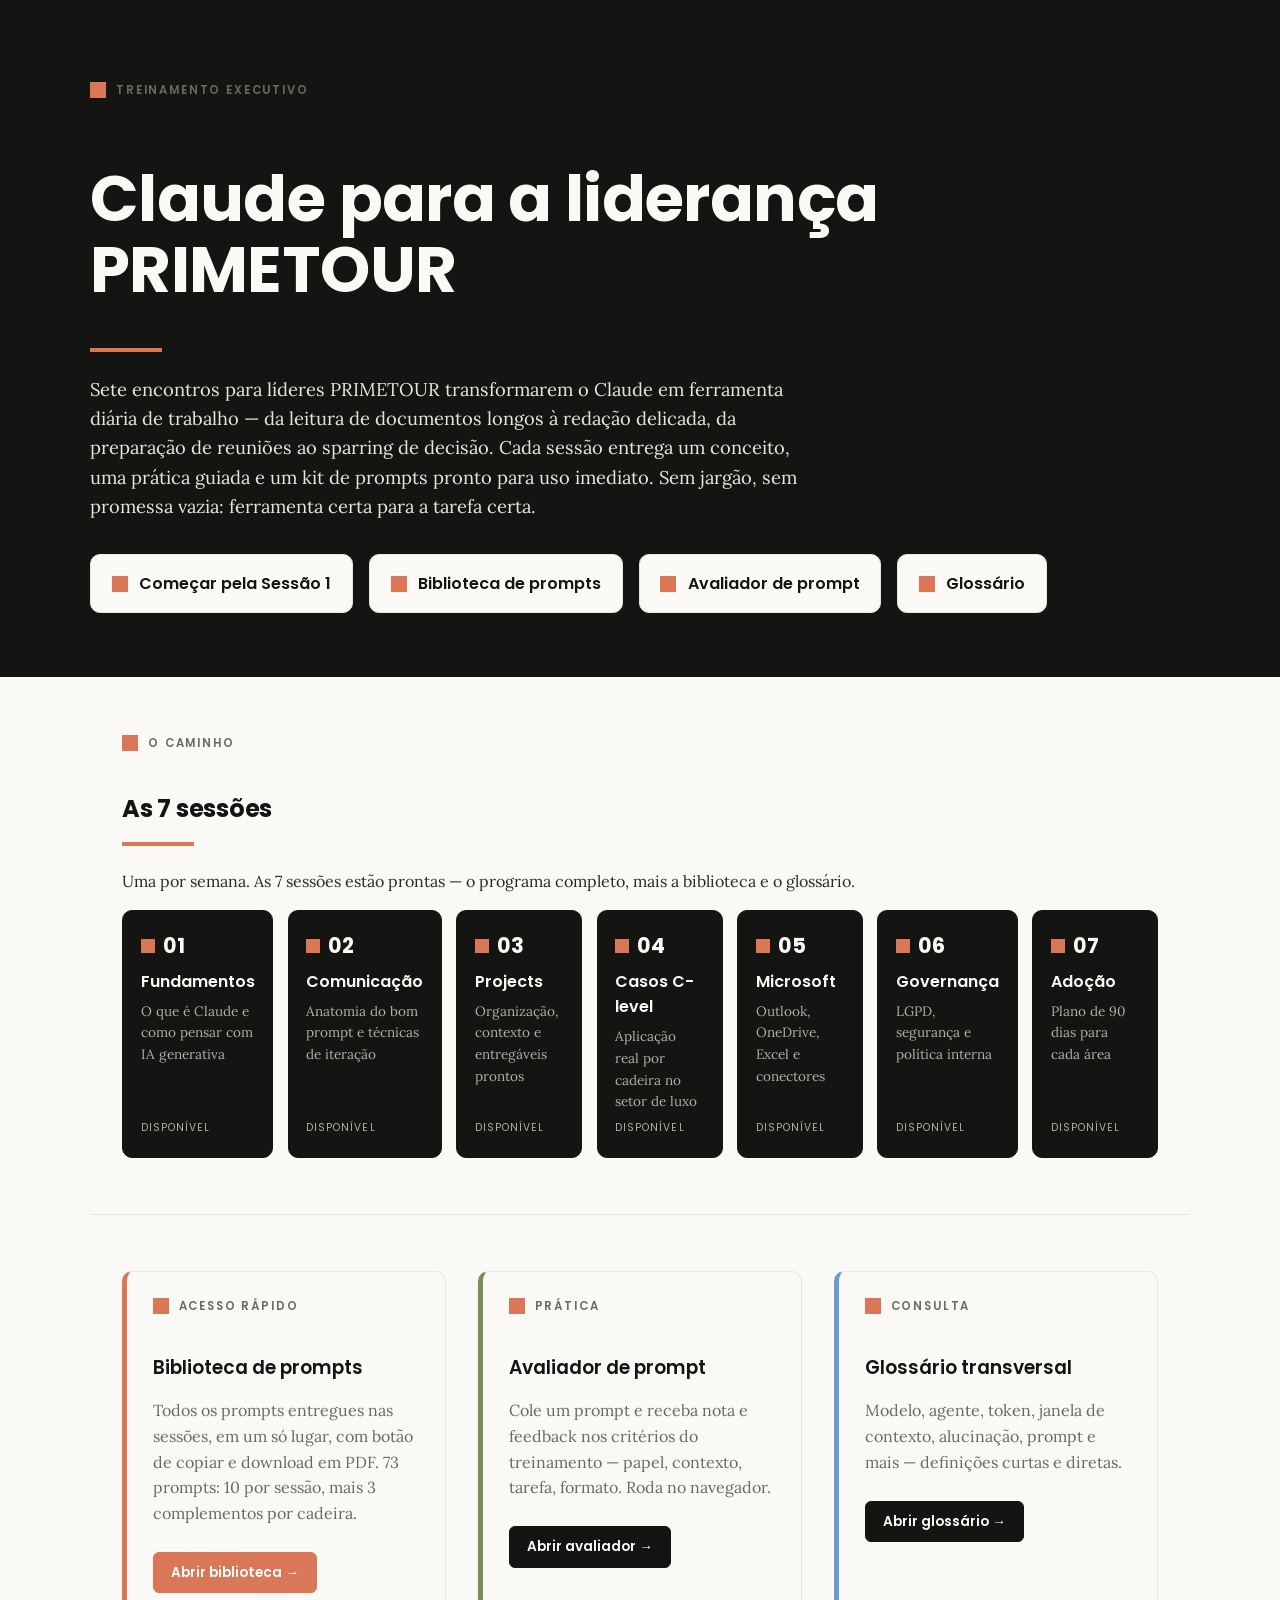
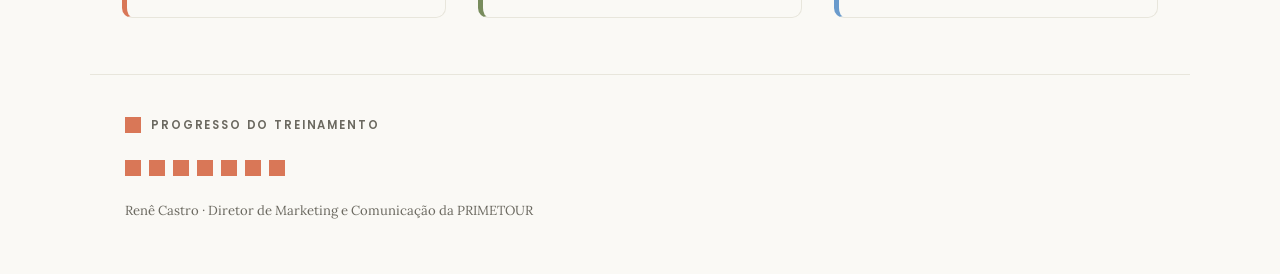
<file: index.html>
<!DOCTYPE html>
<html lang="pt-BR">
<head>
<meta charset="UTF-8">
<meta name="viewport" content="width=device-width, initial-scale=1.0">
<title>Claude para a liderança PRIMETOUR — Treinamento executivo</title>
<meta name="description" content="Portal do treinamento executivo de Claude (Anthropic) para a liderança da PRIMETOUR Viagens & Experiências. 7 sessões, biblioteca de prompts e glossário.">
<link rel="stylesheet" href="assets/claude.css">
</head>
<body>

<!-- ============ HERO ============ -->
<header class="home-hero">
  <div class="wrap-in">
    <div class="section-tag">Treinamento executivo</div>
    <h1>Claude para a liderança PRIMETOUR</h1>
    <hr class="accent-bar">
    <p class="manifesto">Sete encontros para líderes PRIMETOUR transformarem o Claude em ferramenta diária de trabalho — da leitura de documentos longos à redação delicada, da preparação de reuniões ao sparring de decisão. Cada sessão entrega um conceito, uma prática guiada e um kit de prompts pronto para uso imediato. Sem jargão, sem promessa vazia: ferramenta certa para a tarefa certa.</p>
    <div class="quick-links mt-3">
      <a href="sessao-01/index.html"><span class="brand-square"></span> Começar pela Sessão 1</a>
      <a href="prompts/index.html"><span class="brand-square"></span> Biblioteca de prompts</a>
      <a href="avaliador/index.html"><span class="brand-square"></span> Avaliador de prompt</a>
      <a href="glossario/index.html"><span class="brand-square"></span> Glossário</a>
    </div>
  </div>
</header>

<!-- ============ MAPA DAS 7 SESSÕES ============ -->
<section class="home-section">
  <div class="section-tag">O caminho</div>
  <h2>As 7 sessões</h2>
  <hr class="accent-bar">
  <p class="lead">Uma por semana. As 7 sessões estão prontas — o programa completo, mais a biblioteca e o glossário.</p>
  <div class="grid grid-7" style="gap:.9rem">
    <a class="session-card current" href="sessao-01/index.html"><div class="sc-num">01</div><div class="sc-title">Fundamentos</div><div class="sc-desc">O que é Claude e como pensar com IA generativa</div><div class="sc-badge">Disponível</div></a>
    <a class="session-card current" href="sessao-02/index.html"><div class="sc-num">02</div><div class="sc-title">Comunicação</div><div class="sc-desc">Anatomia do bom prompt e técnicas de iteração</div><div class="sc-badge">Disponível</div></a>
    <a class="session-card current" href="sessao-03/index.html"><div class="sc-num">03</div><div class="sc-title">Projects</div><div class="sc-desc">Organização, contexto e entregáveis prontos</div><div class="sc-badge">Disponível</div></a>
    <a class="session-card current" href="sessao-04/index.html"><div class="sc-num">04</div><div class="sc-title">Casos C-level</div><div class="sc-desc">Aplicação real por cadeira no setor de luxo</div><div class="sc-badge">Disponível</div></a>
    <a class="session-card current" href="sessao-05/index.html"><div class="sc-num">05</div><div class="sc-title">Microsoft</div><div class="sc-desc">Outlook, OneDrive, Excel e conectores</div><div class="sc-badge">Disponível</div></a>
    <a class="session-card current" href="sessao-06/index.html"><div class="sc-num">06</div><div class="sc-title">Governança</div><div class="sc-desc">LGPD, segurança e política interna</div><div class="sc-badge">Disponível</div></a>
    <a class="session-card current" href="sessao-07/index.html"><div class="sc-num">07</div><div class="sc-title">Adoção</div><div class="sc-desc">Plano de 90 dias para cada área</div><div class="sc-badge">Disponível</div></a>
  </div>
</section>

<!-- ============ ATALHOS ============ -->
<section class="home-section" style="border-top:1px solid var(--claude-light-gray)">
  <div class="grid grid-3 gap-l">
    <div class="card side-orange">
      <div class="section-tag">Acesso rápido</div>
      <h3>Biblioteca de prompts</h3>
      <p class="muted">Todos os prompts entregues nas sessões, em um só lugar, com botão de copiar e download em PDF. 73 prompts: 10 por sessão, mais 3 complementos por cadeira.</p>
      <a class="btn btn-orange mt-1" href="prompts/index.html">Abrir biblioteca →</a>
    </div>
    <div class="card side-green">
      <div class="section-tag">Prática</div>
      <h3>Avaliador de prompt</h3>
      <p class="muted">Cole um prompt e receba nota e feedback nos critérios do treinamento — papel, contexto, tarefa, formato. Roda no navegador.</p>
      <a class="btn mt-1" href="avaliador/index.html">Abrir avaliador →</a>
    </div>
    <div class="card side-blue">
      <div class="section-tag">Consulta</div>
      <h3>Glossário transversal</h3>
      <p class="muted">Modelo, agente, token, janela de contexto, alucinação, prompt e mais — definições curtas e diretas.</p>
      <a class="btn mt-1" href="glossario/index.html">Abrir glossário →</a>
    </div>
  </div>
</section>

<!-- ============ FOOTER ============ -->
<footer class="session-footer">
  <div class="section-tag" style="margin-bottom:.6rem">Progresso do treinamento</div>
  <div class="progress-7"><span class="on"></span><span class="on"></span><span class="on"></span><span class="on"></span><span class="on"></span><span class="on"></span><span class="on"></span></div>
  <p class="muted" style="margin-top:1.5rem;font-size:.82rem">Renê Castro · Diretor de Marketing e Comunicação da PRIMETOUR</p>
</footer>

<script src="assets/claude.js"></script>
</body>
</html>
</file>
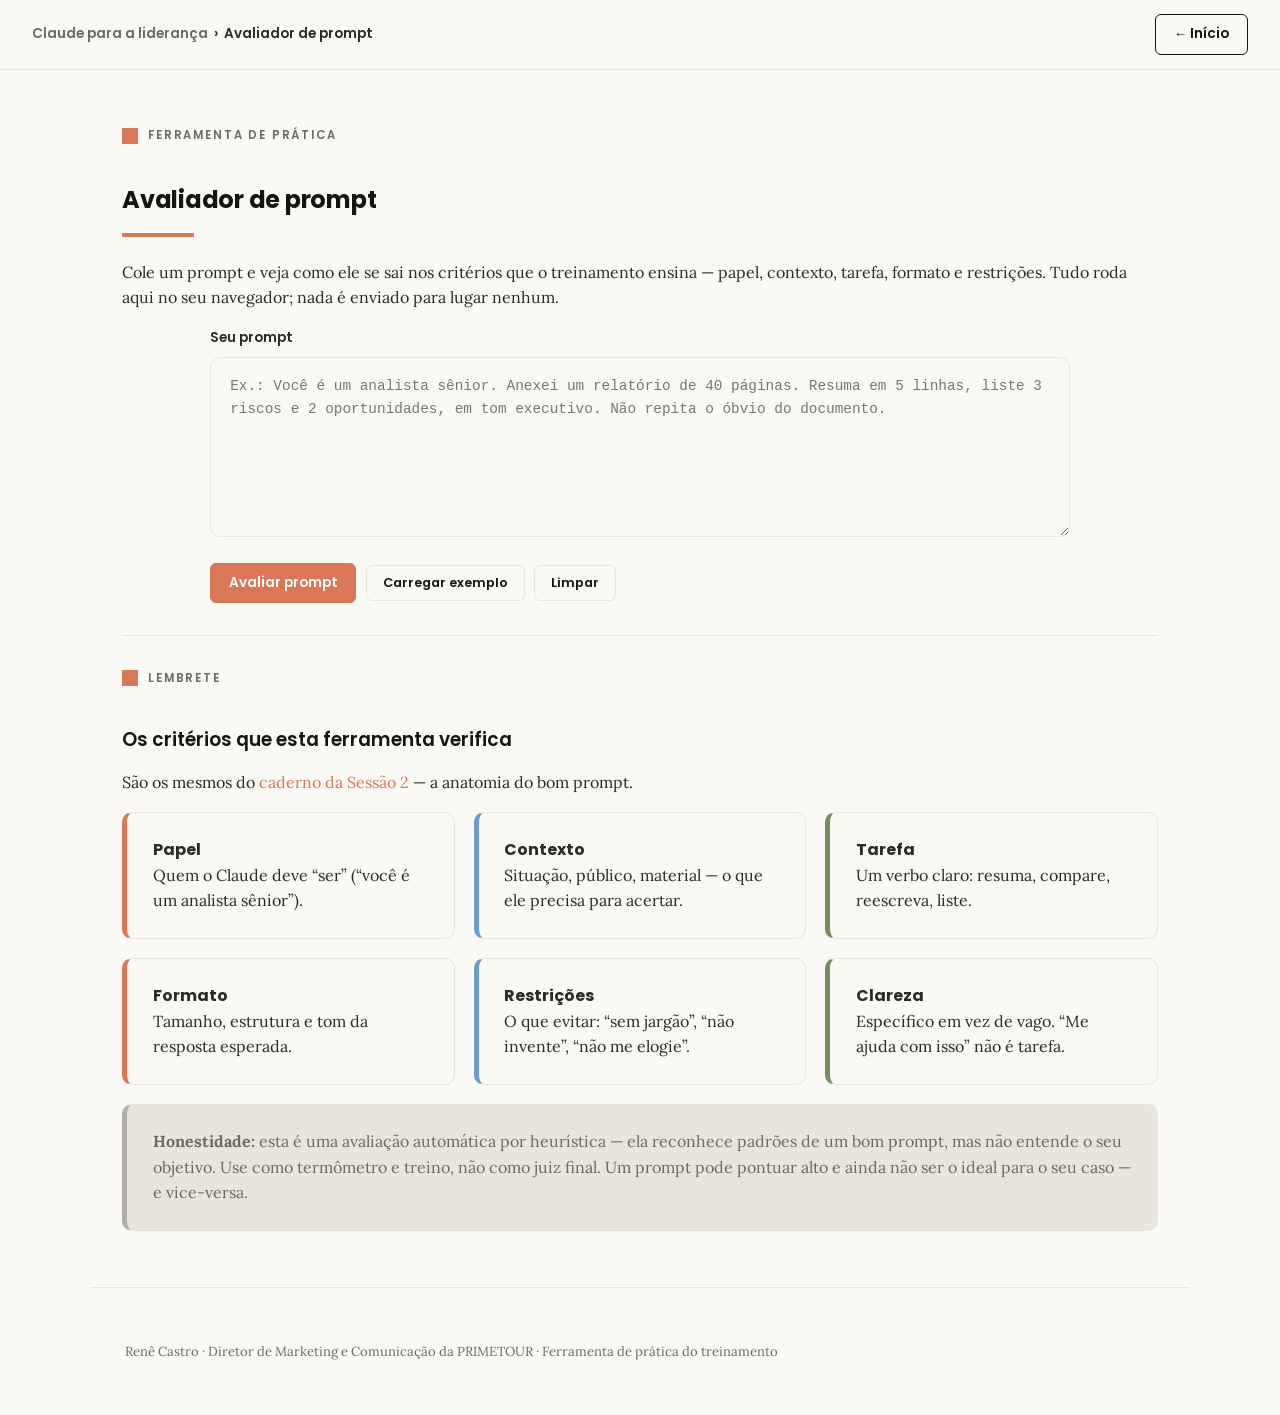
<file: avaliador/index.html>
<!DOCTYPE html>
<html lang="pt-BR">
<head>
<meta charset="UTF-8">
<meta name="viewport" content="width=device-width, initial-scale=1.0">
<title>Avaliador de prompt — Claude para a liderança PRIMETOUR</title>
<meta name="description" content="Ferramenta local que avalia a qualidade de um prompt segundo os fundamentos das Sessões 1 e 2 do treinamento Claude para a liderança da PRIMETOUR.">
<link rel="stylesheet" href="../assets/claude.css">
</head>
<body>

<header class="topbar">
  <div class="crumb"><a href="../index.html">Claude para a liderança</a> &nbsp;›&nbsp; Avaliador de prompt</div>
  <a class="btn btn-ghost" href="../index.html">← Início</a>
</header>

<section class="home-section">
  <div class="section-tag">Ferramenta de prática</div>
  <h1>Avaliador de prompt</h1>
  <hr class="accent-bar">
  <p class="lead">Cole um prompt e veja como ele se sai nos critérios que o treinamento ensina — papel, contexto, tarefa, formato e restrições. Tudo roda aqui no seu navegador; nada é enviado para lugar nenhum.</p>

  <div class="eval-wrap">
    <label for="promptInput" style="font-family:var(--font-head);font-weight:600;font-size:.85rem;display:block;margin-bottom:.5rem">Seu prompt</label>
    <textarea id="promptInput" class="eval-input" placeholder="Ex.: Você é um analista sênior. Anexei um relatório de 40 páginas. Resuma em 5 linhas, liste 3 riscos e 2 oportunidades, em tom executivo. Não repita o óbvio do documento."></textarea>

    <div class="page-tools mt-2">
      <button class="btn btn-orange" onclick="avaliar()">Avaliar prompt</button>
      <button class="btn-tool" onclick="exemplo()">Carregar exemplo</button>
      <button class="btn-tool" onclick="limpar()">Limpar</button>
    </div>

    <!-- RESULTADO -->
    <div id="resultado" style="display:none" class="mt-3">
      <div class="card" style="padding:1.6rem 1.8rem">
        <div class="eval-score-ring">
          <div>
            <span id="scoreNum" class="eval-score-num">0</span>
            <span class="muted" style="font-family:var(--font-head);font-size:1.1rem">/100</span>
          </div>
          <div style="flex:1 1 200px">
            <div id="scoreBand" class="eval-band" style="margin-bottom:.5rem">—</div>
            <div class="eval-bar"><span id="scoreBar" style="width:0%"></span></div>
          </div>
        </div>
        <p id="scoreMsg" class="serif mt-2" style="font-size:1.05rem;margin-bottom:0"></p>
      </div>

      <h3 class="mt-3">Critério a critério</h3>
      <div id="criterios" class="card" style="padding:.4rem 1.6rem"></div>

      <div id="proximoPasso" class="card-dark side-orange mt-2"></div>
    </div>
  </div>

  <!-- LEMBRETE DOS FUNDAMENTOS -->
  <div class="mt-3" style="border-top:1px solid var(--claude-light-gray);padding-top:2rem">
    <div class="section-tag">Lembrete</div>
    <h3>Os critérios que esta ferramenta verifica</h3>
    <p class="lead">São os mesmos do <a href="../sessao-02/index.html">caderno da Sessão 2</a> — a anatomia do bom prompt.</p>
    <div class="grid grid-3">
      <div class="card side-orange"><strong style="font-family:var(--font-head)">Papel</strong><div class="ft-desc">Quem o Claude deve “ser” (“você é um analista sênior”).</div></div>
      <div class="card side-blue"><strong style="font-family:var(--font-head)">Contexto</strong><div class="ft-desc">Situação, público, material — o que ele precisa para acertar.</div></div>
      <div class="card side-green"><strong style="font-family:var(--font-head)">Tarefa</strong><div class="ft-desc">Um verbo claro: resuma, compare, reescreva, liste.</div></div>
      <div class="card side-orange"><strong style="font-family:var(--font-head)">Formato</strong><div class="ft-desc">Tamanho, estrutura e tom da resposta esperada.</div></div>
      <div class="card side-blue"><strong style="font-family:var(--font-head)">Restrições</strong><div class="ft-desc">O que evitar: “sem jargão”, “não invente”, “não me elogie”.</div></div>
      <div class="card side-green"><strong style="font-family:var(--font-head)">Clareza</strong><div class="ft-desc">Específico em vez de vago. “Me ajuda com isso” não é tarefa.</div></div>
    </div>
    <div class="card card-soft side-gray mt-2">
      <p style="margin:0" class="muted"><strong>Honestidade:</strong> esta é uma avaliação automática por heurística — ela reconhece padrões de um bom prompt, mas não entende o seu objetivo. Use como termômetro e treino, não como juiz final. Um prompt pode pontuar alto e ainda não ser o ideal para o seu caso — e vice-versa.</p>
    </div>
  </div>
</section>

<footer class="session-footer">
  <p class="muted" style="font-size:.82rem">Renê Castro · Diretor de Marketing e Comunicação da PRIMETOUR · Ferramenta de prática do treinamento</p>
</footer>

<script src="../assets/claude.js"></script>
<script>
/* =========================================================================
   AVALIADOR DE PROMPT — heurística 100% local
   Baseado nos critérios das Sessões 1 e 2: papel, contexto, tarefa,
   formato, restrições e clareza. Sem backend, sem envio de dados.
   ========================================================================= */
(function () {
  'use strict';

  // Cada critério: peso, teste (retorna 0..1) e dicas por faixa.
  var CRITERIOS = [
    {
      nome: 'Papel', peso: 18,
      teste: function (t) {
        // obs.: evitar \b após vogal acentuada — em JS, á/é/ê não são "word chars"
        return /(\bvoc[êe]\s+[ée](?=\s|[,.;:!?]|$)|\batue\s+como\b|\baja\s+como\b|\bassuma\s+o\s+papel\b|\bno\s+papel\s+de\b|\bseja\s+(um|uma)\s+[a-zà-ú]+|\bcomo\s+(um|uma)\s+[a-zà-ú]+)/i.test(t) ? 1 : 0;
      },
      ok: 'Você atribuiu um papel ao Claude — isso ativa o repertório certo.',
      miss: 'Falta papel. Comece com “Você é…” ou “Atue como…” (ex.: “Atue como analista sênior”).'
    },
    {
      nome: 'Contexto', peso: 20,
      teste: function (t) {
        var marcadores = /(\bcontexto\b|\bp[úu]blico\b|\bsitua[çc][ãa]o\b|\banexei\b|\banexad|\bsegue\s+abaixo\b|\bhist[óo]rico\b|\bvou\s+(te\s+)?(dar|colar|passar|mostrar)\b|\bcolei?\b|\bpara\s+\[|\bo\s+que\s+eu\s+(j[áa]\s+)?sei\b)/i.test(t);
        if (marcadores) return 1;
        if (t.length > 240) return 0.6;   // texto longo sugere algum contexto
        if (t.length > 120) return 0.3;
        return 0;
      },
      ok: 'Há contexto suficiente para o Claude trabalhar sem adivinhar.',
      partial: 'Há algum contexto, mas vale ser explícito: quem é o público, o que está em jogo, e anexar a fonte.',
      miss: 'Falta contexto. Diga a situação, o público e anexe (ou cole) o material — ele só sabe o que você conta.'
    },
    {
      nome: 'Tarefa', peso: 24,
      teste: function (t) {
        var verbos = /\b(resuma|resumir|liste|listar|compare|comparar|escreva|escrever|reescreva|reescrever|analise|analisar|critique|traduza|traduzir|classifique|classificar|gere|gerar|crie|criar|monte|montar|devolva|devolver|identifique|identificar|sugira|sugerir|explique|explicar|antecipe|antecipar|estruture|estruturar|avalie|avaliar|proponha|propor|redija|redigir|descreva|descrever|ordene|priorize|extraia|extrair|resolva|resolver|revise|revisar|me\s+d[êe]|fa[çc]a)\b/i;
        return verbos.test(t) ? 1 : 0;
      },
      ok: 'A tarefa está clara — há um verbo de comando inequívoco.',
      miss: 'A tarefa está vaga. Use um verbo claro: “resuma”, “compare”, “reescreva”, “liste”. “Me ajuda com isso” não é tarefa.'
    },
    {
      nome: 'Formato', peso: 20,
      teste: function (t) {
        return /(\bem\s+\d+\s+(palavras|linhas|t[óo]picos|frases|par[áa]grafos|itens)\b|\bm[áa]ximo\b|\bno\s+m[áa]ximo\b|\bat[ée]\s+\d+\b|\bem\s+t[óo]picos\b|\bbullets?\b|\btabela\b|\bem\s+lista\b|\bem\s+formato\b|\btom\s+\w+|\b\d+\s+(itens|vers[õo]es|pontos|exemplos|op[çc][õo]es|ideias|[âa]ngulos|linhas|frases|cen[áa]rios)\b|\bem\s+uma\s+(frase|linha|p[áa]gina)\b|\bpar[áa]grafos?\b)/i.test(t) ? 1 : 0;
      },
      ok: 'Você especificou o formato da resposta — isso economiza iteração.',
      miss: 'Falta formato. Diga o tamanho, a estrutura e o tom: “máximo 150 palavras”, “em 3 tópicos”, “tom executivo”.'
    },
    {
      nome: 'Restrições', peso: 10,
      teste: function (t) {
        return /(\bn[ãa]o\s+[a-zà-ú]+|\bsem\s+[a-zà-ú]+|\bevite\b|\bevitar\b|\bnunca\b|\bjamais\b|\bexceto\b|\bnada\s+de\b)/i.test(t) ? 1 : 0;
      },
      ok: 'Você incluiu uma restrição — ótimo para cortar os vícios do Claude.',
      miss: 'Sem restrições. Dizer o que NÃO quer corta reescritas: “sem jargão”, “não invente”, “não me elogie”.'
    },
    {
      nome: 'Clareza', peso: 8,
      teste: function (t) {
        var vago = /(\bme\s+ajuda\b|\bo\s+que\s+voc[êe]\s+acha\b|\bd[áa]\s+uma\s+olhada\b|\bfala\s+sobre\b|\bqualquer\s+coisa\b)/i.test(t);
        if (t.trim().length < 40) return 0;          // curto demais
        if (vago && t.trim().length < 120) return 0.2;
        if (vago) return 0.6;
        return 1;
      },
      ok: 'O pedido é específico, não genérico.',
      partial: 'Há sinais de pedido vago. Troque “me ajuda” / “o que você acha” por um comando concreto.',
      miss: 'O pedido é curto ou vago demais para render. Seja específico no que você quer.'
    }
  ];

  function classifica(score) {
    if (score >= 90) return { txt: 'Excelente', cor: 'var(--claude-green)', msg: 'Prompt completo e bem estruturado. Tem tudo o que o Claude precisa para entregar de primeira.' };
    if (score >= 70) return { txt: 'Bom', cor: 'var(--claude-blue)', msg: 'Bom prompt. Um ou dois ajustes nos pontos abaixo levam ele ao nível de excelência.' };
    if (score >= 40) return { txt: 'Mediano', cor: 'var(--claude-orange)', msg: 'Vai funcionar, mas você vai gastar iteração. Reforce os critérios marcados em laranja e cinza.' };
    return { txt: 'Precisa de trabalho', cor: 'var(--claude-mid-gray)', msg: 'Este prompt provavelmente renderá uma resposta genérica. Monte-o pelos quatro elementos antes de enviar.' };
  }

  window.avaliar = function () {
    var t = (document.getElementById('promptInput').value || '').trim();
    if (!t) { document.getElementById('promptInput').focus(); return; }

    var total = 0, html = '', faltas = [];
    CRITERIOS.forEach(function (c) {
      var r = c.teste(t);                 // 0..1
      total += r * c.peso;
      var pts = Math.round(r * c.peso);
      var estado, classe, dica;
      if (r >= 0.99) { estado = '✓'; classe = 'ok'; dica = c.ok; }
      else if (r > 0) { estado = '~'; classe = 'partial'; dica = c.partial || c.miss; faltas.push(c); }
      else { estado = '×'; classe = 'miss'; dica = c.miss; faltas.push(c); }
      html += '<div class="eval-crit">'
        + '<span class="eval-dot ' + classe + '">' + estado + '</span>'
        + '<div><div class="ec-name">' + c.nome + '</div><div class="ec-tip">' + dica + '</div></div>'
        + '<span class="eval-pts">' + pts + '/' + c.peso + '</span>'
        + '</div>';
    });

    var score = Math.round(total);
    var band = classifica(score);

    document.getElementById('scoreNum').textContent = score;
    var bar = document.getElementById('scoreBar');
    bar.style.width = score + '%';
    bar.style.background = band.cor;
    var bandEl = document.getElementById('scoreBand');
    bandEl.textContent = band.txt;
    bandEl.style.background = band.cor;
    document.getElementById('scoreMsg').textContent = band.msg;
    document.getElementById('criterios').innerHTML = html;

    // próximo passo: as 2 maiores lacunas (por peso)
    var prox = document.getElementById('proximoPasso');
    if (faltas.length) {
      faltas.sort(function (a, b) { return b.peso - a.peso; });
      var top = faltas.slice(0, 2);
      var li = top.map(function (c) { return '<li style="color:var(--claude-light)"><strong>' + c.nome + ':</strong> ' + c.miss + '</li>'; }).join('');
      prox.innerHTML = '<div class="section-tag" style="color:var(--claude-orange)">Próximo passo</div>'
        + '<p style="margin:0 0 .4rem;color:var(--claude-light)">Comece por estes, que mais pesam:</p>'
        + '<ul class="sq-list" style="margin:0">' + li + '</ul>';
    } else {
      prox.innerHTML = '<div class="section-tag" style="color:var(--claude-orange)">Próximo passo</div>'
        + '<p style="margin:0;color:var(--claude-light)">Nada a corrigir nos critérios. Agora a parte que a máquina não vê: o prompt está realmente alinhado ao que <em>você</em> precisa? Gere a resposta e itere se faltar algo.</p>';
    }

    document.getElementById('resultado').style.display = '';
    document.getElementById('resultado').scrollIntoView({ behavior: 'smooth', block: 'start' });
  };

  window.limpar = function () {
    document.getElementById('promptInput').value = '';
    document.getElementById('resultado').style.display = 'none';
    document.getElementById('promptInput').focus();
  };

  window.exemplo = function () {
    document.getElementById('promptInput').value =
      'Você é um gerente de relacionamento de uma operadora de luxo. Anexei a troca de e-mails com um cliente VIP que reclamou de um traslado atrasado. Contexto: cliente de 4 anos, alto valor, a falha foi do parceiro. Reescreva minha resposta assumindo o problema e oferecendo uma solução concreta. Formato: máximo 140 palavras, tom caloroso e firme. Não use juridiquês e não prometa nada que eu não possa cumprir.';
  };
})();
</script>
</body>
</html>
</file>
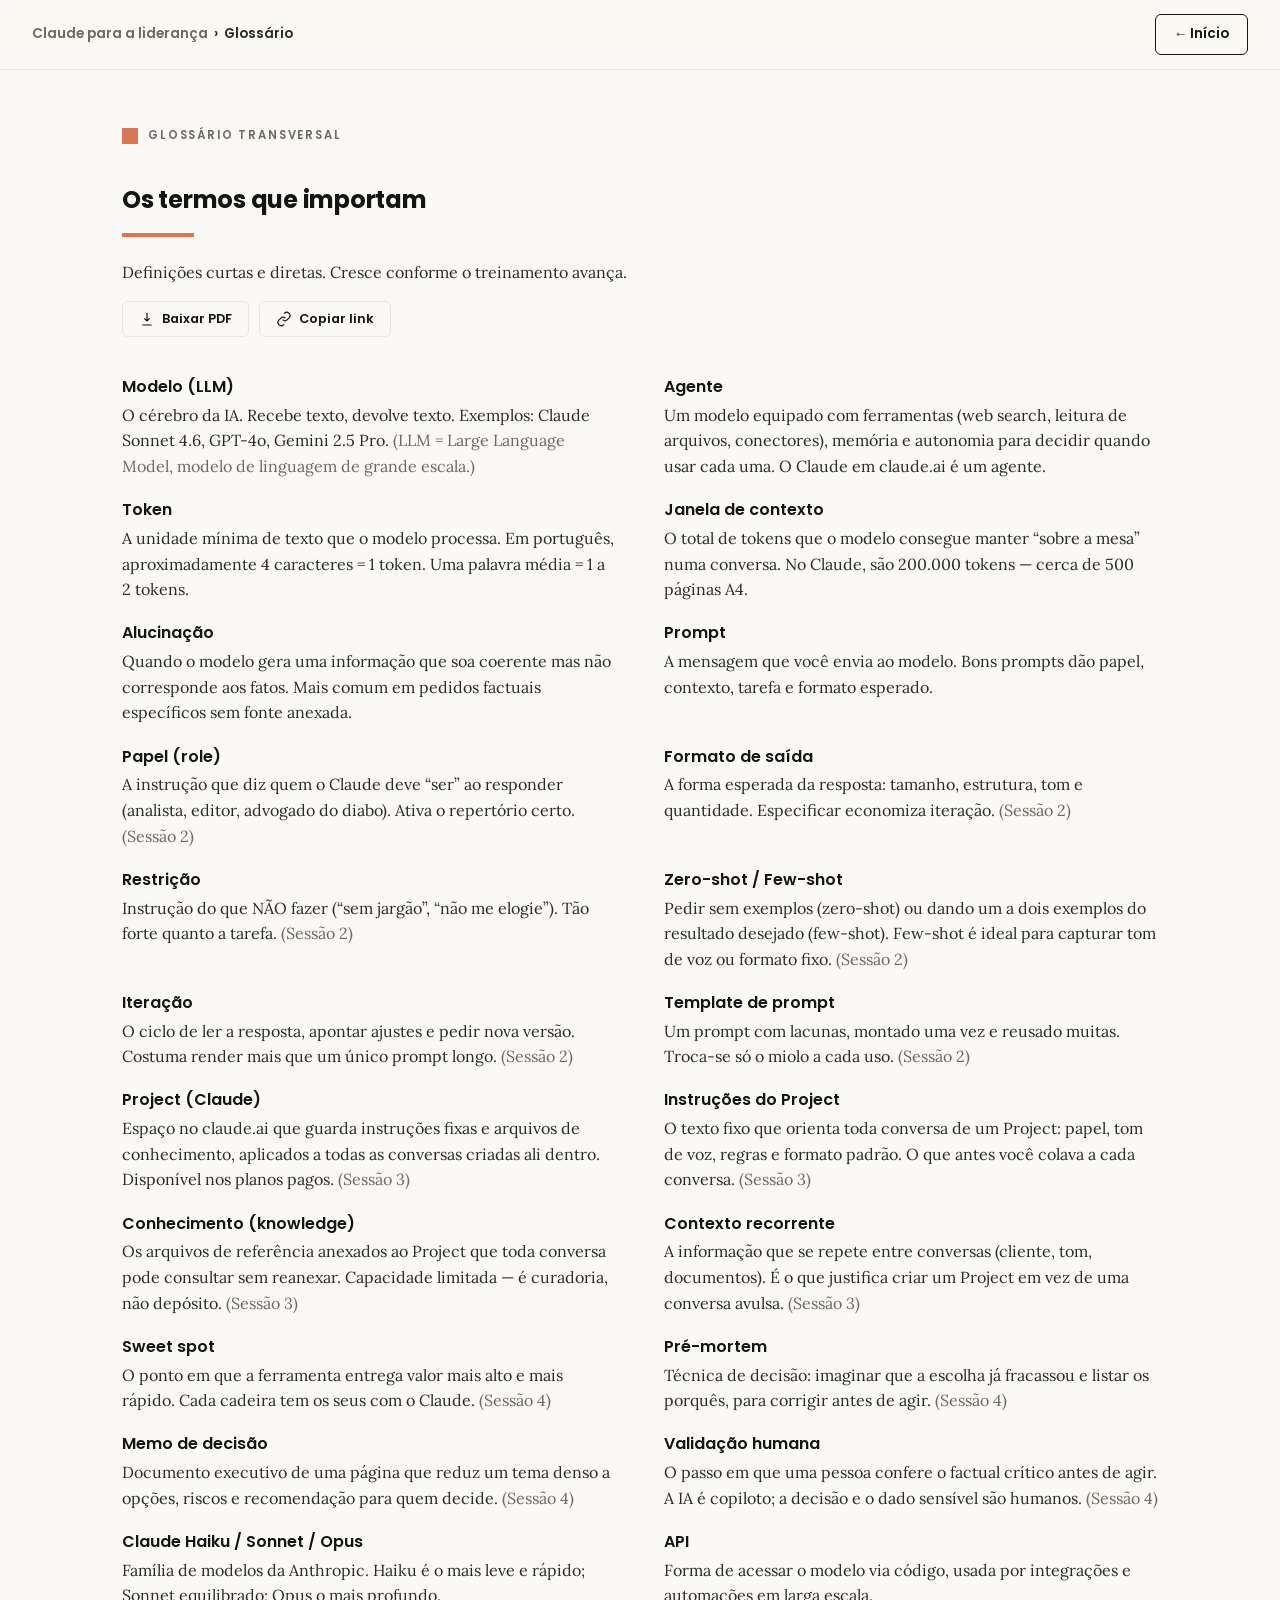
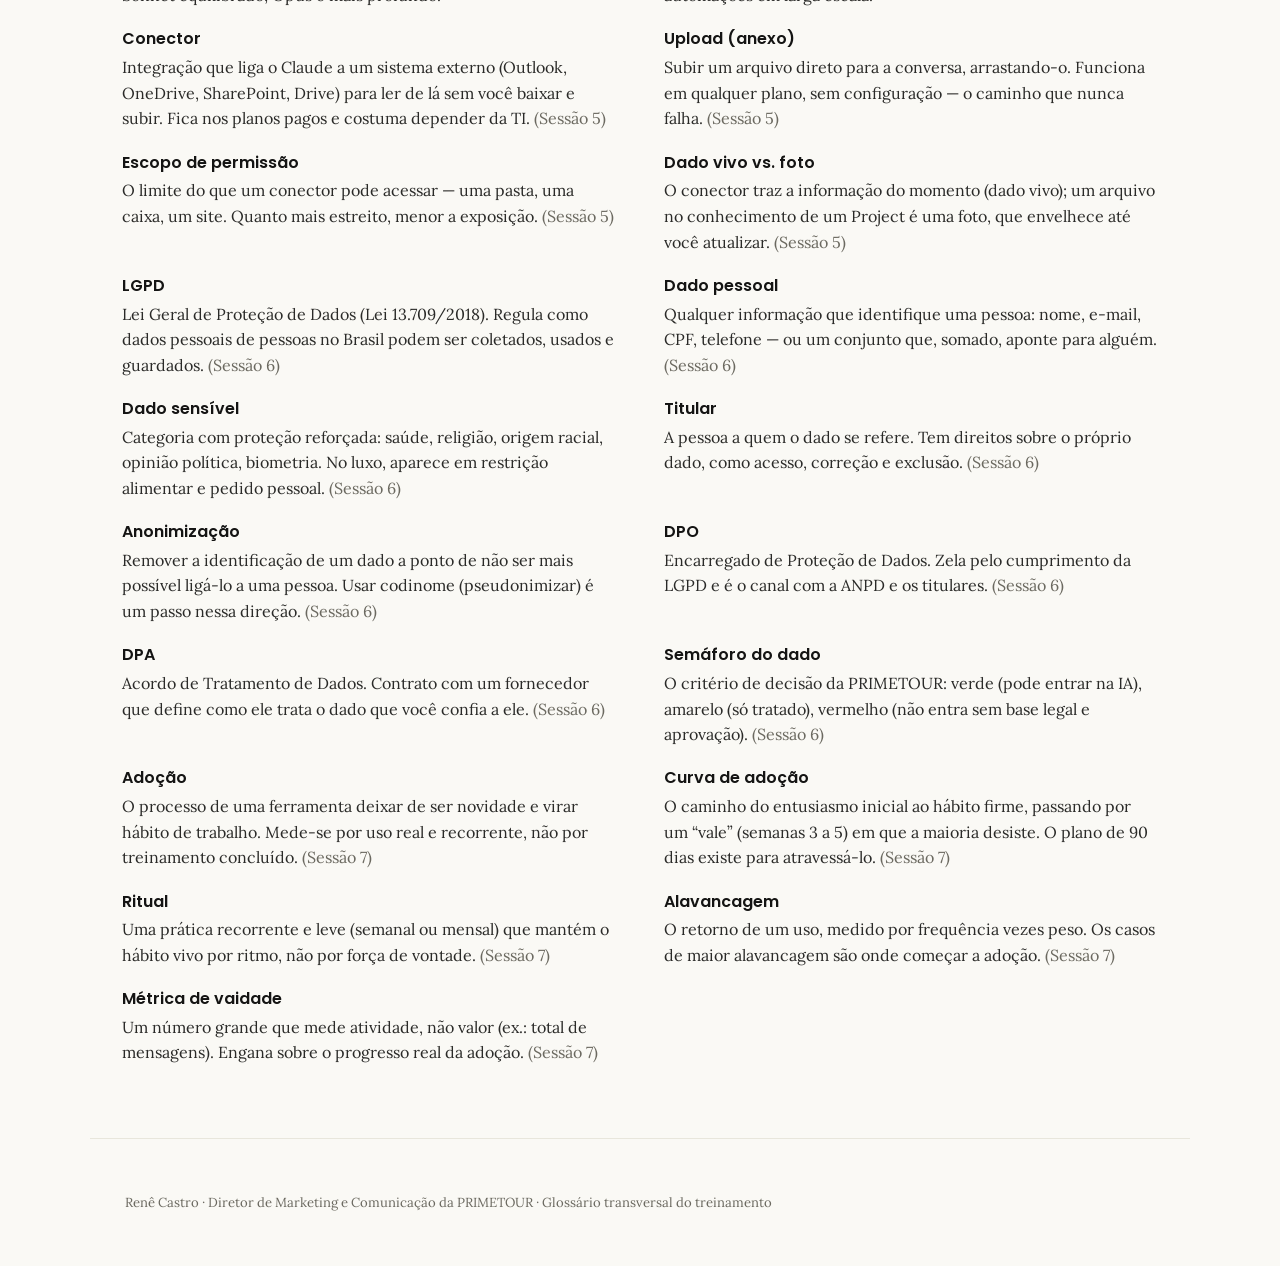
<file: glossario/index.html>
<!DOCTYPE html>
<html lang="pt-BR">
<head>
<meta charset="UTF-8">
<meta name="viewport" content="width=device-width, initial-scale=1.0">
<title>Glossário — Claude para a liderança PRIMETOUR</title>
<meta name="description" content="Glossário transversal do treinamento Claude para a liderança da PRIMETOUR: modelo, agente, token, janela de contexto, alucinação e mais.">
<link rel="stylesheet" href="../assets/claude.css">
</head>
<body>

<header class="topbar">
  <div class="crumb"><a href="../index.html">Claude para a liderança</a> &nbsp;›&nbsp; Glossário</div>
  <a class="btn btn-ghost" href="../index.html">← Início</a>
</header>

<section class="home-section">
  <div class="section-tag">Glossário transversal</div>
  <h1>Os termos que importam</h1>
  <hr class="accent-bar">
  <p class="lead">Definições curtas e diretas. Cresce conforme o treinamento avança.</p>

  <div class="page-tools mb-2">
    <button class="btn-tool" onclick="downloadPDF()"><svg class="ico-sm" viewBox="0 0 24 24" fill="none" stroke="currentColor" stroke-width="1.8"><path d="M12 3v12m0 0-4-4m4 4 4-4M5 21h14"/></svg> Baixar PDF</button>
    <button class="btn-tool" onclick="copyLink(this)"><svg class="ico-sm" viewBox="0 0 24 24" fill="none" stroke="currentColor" stroke-width="1.8"><path d="M10 13a5 5 0 0 0 7 0l3-3a5 5 0 0 0-7-7l-1 1M14 11a5 5 0 0 0-7 0l-3 3a5 5 0 0 0 7 7l1-1"/></svg> <span class="tool-label">Copiar link</span></button>
  </div>

  <dl class="gloss grid grid-2" style="gap:0 3rem">
    <div><dt>Modelo (LLM)</dt><dd>O cérebro da IA. Recebe texto, devolve texto. Exemplos: Claude Sonnet 4.6, GPT-4o, Gemini 2.5 Pro. <span class="muted">(LLM = Large Language Model, modelo de linguagem de grande escala.)</span></dd></div>
    <div><dt>Agente</dt><dd>Um modelo equipado com ferramentas (web search, leitura de arquivos, conectores), memória e autonomia para decidir quando usar cada uma. O Claude em claude.ai é um agente.</dd></div>
    <div><dt>Token</dt><dd>A unidade mínima de texto que o modelo processa. Em português, aproximadamente 4 caracteres = 1 token. Uma palavra média = 1 a 2 tokens.</dd></div>
    <div><dt>Janela de contexto</dt><dd>O total de tokens que o modelo consegue manter “sobre a mesa” numa conversa. No Claude, são 200.000 tokens — cerca de 500 páginas A4.</dd></div>
    <div><dt>Alucinação</dt><dd>Quando o modelo gera uma informação que soa coerente mas não corresponde aos fatos. Mais comum em pedidos factuais específicos sem fonte anexada.</dd></div>
    <div><dt>Prompt</dt><dd>A mensagem que você envia ao modelo. Bons prompts dão papel, contexto, tarefa e formato esperado.</dd></div>
    <div><dt>Papel (role)</dt><dd>A instrução que diz quem o Claude deve “ser” ao responder (analista, editor, advogado do diabo). Ativa o repertório certo. <span class="muted">(Sessão 2)</span></dd></div>
    <div><dt>Formato de saída</dt><dd>A forma esperada da resposta: tamanho, estrutura, tom e quantidade. Especificar economiza iteração. <span class="muted">(Sessão 2)</span></dd></div>
    <div><dt>Restrição</dt><dd>Instrução do que NÃO fazer (“sem jargão”, “não me elogie”). Tão forte quanto a tarefa. <span class="muted">(Sessão 2)</span></dd></div>
    <div><dt>Zero-shot / Few-shot</dt><dd>Pedir sem exemplos (zero-shot) ou dando um a dois exemplos do resultado desejado (few-shot). Few-shot é ideal para capturar tom de voz ou formato fixo. <span class="muted">(Sessão 2)</span></dd></div>
    <div><dt>Iteração</dt><dd>O ciclo de ler a resposta, apontar ajustes e pedir nova versão. Costuma render mais que um único prompt longo. <span class="muted">(Sessão 2)</span></dd></div>
    <div><dt>Template de prompt</dt><dd>Um prompt com lacunas, montado uma vez e reusado muitas. Troca-se só o miolo a cada uso. <span class="muted">(Sessão 2)</span></dd></div>
    <div><dt>Project (Claude)</dt><dd>Espaço no claude.ai que guarda instruções fixas e arquivos de conhecimento, aplicados a todas as conversas criadas ali dentro. Disponível nos planos pagos. <span class="muted">(Sessão 3)</span></dd></div>
    <div><dt>Instruções do Project</dt><dd>O texto fixo que orienta toda conversa de um Project: papel, tom de voz, regras e formato padrão. O que antes você colava a cada conversa. <span class="muted">(Sessão 3)</span></dd></div>
    <div><dt>Conhecimento (knowledge)</dt><dd>Os arquivos de referência anexados ao Project que toda conversa pode consultar sem reanexar. Capacidade limitada — é curadoria, não depósito. <span class="muted">(Sessão 3)</span></dd></div>
    <div><dt>Contexto recorrente</dt><dd>A informação que se repete entre conversas (cliente, tom, documentos). É o que justifica criar um Project em vez de uma conversa avulsa. <span class="muted">(Sessão 3)</span></dd></div>
    <div><dt>Sweet spot</dt><dd>O ponto em que a ferramenta entrega valor mais alto e mais rápido. Cada cadeira tem os seus com o Claude. <span class="muted">(Sessão 4)</span></dd></div>
    <div><dt>Pré-mortem</dt><dd>Técnica de decisão: imaginar que a escolha já fracassou e listar os porquês, para corrigir antes de agir. <span class="muted">(Sessão 4)</span></dd></div>
    <div><dt>Memo de decisão</dt><dd>Documento executivo de uma página que reduz um tema denso a opções, riscos e recomendação para quem decide. <span class="muted">(Sessão 4)</span></dd></div>
    <div><dt>Validação humana</dt><dd>O passo em que uma pessoa confere o factual crítico antes de agir. A IA é copiloto; a decisão e o dado sensível são humanos. <span class="muted">(Sessão 4)</span></dd></div>
    <div><dt>Claude Haiku / Sonnet / Opus</dt><dd>Família de modelos da Anthropic. Haiku é o mais leve e rápido; Sonnet equilibrado; Opus o mais profundo.</dd></div>
    <div><dt>API</dt><dd>Forma de acessar o modelo via código, usada por integrações e automações em larga escala.</dd></div>
    <div><dt>Conector</dt><dd>Integração que liga o Claude a um sistema externo (Outlook, OneDrive, SharePoint, Drive) para ler de lá sem você baixar e subir. Fica nos planos pagos e costuma depender da TI. <span class="muted">(Sessão 5)</span></dd></div>
    <div><dt>Upload (anexo)</dt><dd>Subir um arquivo direto para a conversa, arrastando-o. Funciona em qualquer plano, sem configuração — o caminho que nunca falha. <span class="muted">(Sessão 5)</span></dd></div>
    <div><dt>Escopo de permissão</dt><dd>O limite do que um conector pode acessar — uma pasta, uma caixa, um site. Quanto mais estreito, menor a exposição. <span class="muted">(Sessão 5)</span></dd></div>
    <div><dt>Dado vivo vs. foto</dt><dd>O conector traz a informação do momento (dado vivo); um arquivo no conhecimento de um Project é uma foto, que envelhece até você atualizar. <span class="muted">(Sessão 5)</span></dd></div>
    <div><dt>LGPD</dt><dd>Lei Geral de Proteção de Dados (Lei 13.709/2018). Regula como dados pessoais de pessoas no Brasil podem ser coletados, usados e guardados. <span class="muted">(Sessão 6)</span></dd></div>
    <div><dt>Dado pessoal</dt><dd>Qualquer informação que identifique uma pessoa: nome, e-mail, CPF, telefone — ou um conjunto que, somado, aponte para alguém. <span class="muted">(Sessão 6)</span></dd></div>
    <div><dt>Dado sensível</dt><dd>Categoria com proteção reforçada: saúde, religião, origem racial, opinião política, biometria. No luxo, aparece em restrição alimentar e pedido pessoal. <span class="muted">(Sessão 6)</span></dd></div>
    <div><dt>Titular</dt><dd>A pessoa a quem o dado se refere. Tem direitos sobre o próprio dado, como acesso, correção e exclusão. <span class="muted">(Sessão 6)</span></dd></div>
    <div><dt>Anonimização</dt><dd>Remover a identificação de um dado a ponto de não ser mais possível ligá-lo a uma pessoa. Usar codinome (pseudonimizar) é um passo nessa direção. <span class="muted">(Sessão 6)</span></dd></div>
    <div><dt>DPO</dt><dd>Encarregado de Proteção de Dados. Zela pelo cumprimento da LGPD e é o canal com a ANPD e os titulares. <span class="muted">(Sessão 6)</span></dd></div>
    <div><dt>DPA</dt><dd>Acordo de Tratamento de Dados. Contrato com um fornecedor que define como ele trata o dado que você confia a ele. <span class="muted">(Sessão 6)</span></dd></div>
    <div><dt>Semáforo do dado</dt><dd>O critério de decisão da PRIMETOUR: verde (pode entrar na IA), amarelo (só tratado), vermelho (não entra sem base legal e aprovação). <span class="muted">(Sessão 6)</span></dd></div>
    <div><dt>Adoção</dt><dd>O processo de uma ferramenta deixar de ser novidade e virar hábito de trabalho. Mede-se por uso real e recorrente, não por treinamento concluído. <span class="muted">(Sessão 7)</span></dd></div>
    <div><dt>Curva de adoção</dt><dd>O caminho do entusiasmo inicial ao hábito firme, passando por um “vale” (semanas 3 a 5) em que a maioria desiste. O plano de 90 dias existe para atravessá-lo. <span class="muted">(Sessão 7)</span></dd></div>
    <div><dt>Ritual</dt><dd>Uma prática recorrente e leve (semanal ou mensal) que mantém o hábito vivo por ritmo, não por força de vontade. <span class="muted">(Sessão 7)</span></dd></div>
    <div><dt>Alavancagem</dt><dd>O retorno de um uso, medido por frequência vezes peso. Os casos de maior alavancagem são onde começar a adoção. <span class="muted">(Sessão 7)</span></dd></div>
    <div><dt>Métrica de vaidade</dt><dd>Um número grande que mede atividade, não valor (ex.: total de mensagens). Engana sobre o progresso real da adoção. <span class="muted">(Sessão 7)</span></dd></div>
  </dl>
</section>

<footer class="session-footer">
  <p class="muted" style="font-size:.82rem">Renê Castro · Diretor de Marketing e Comunicação da PRIMETOUR · Glossário transversal do treinamento</p>
</footer>

<script src="../assets/claude.js"></script>
</body>
</html>
</file>
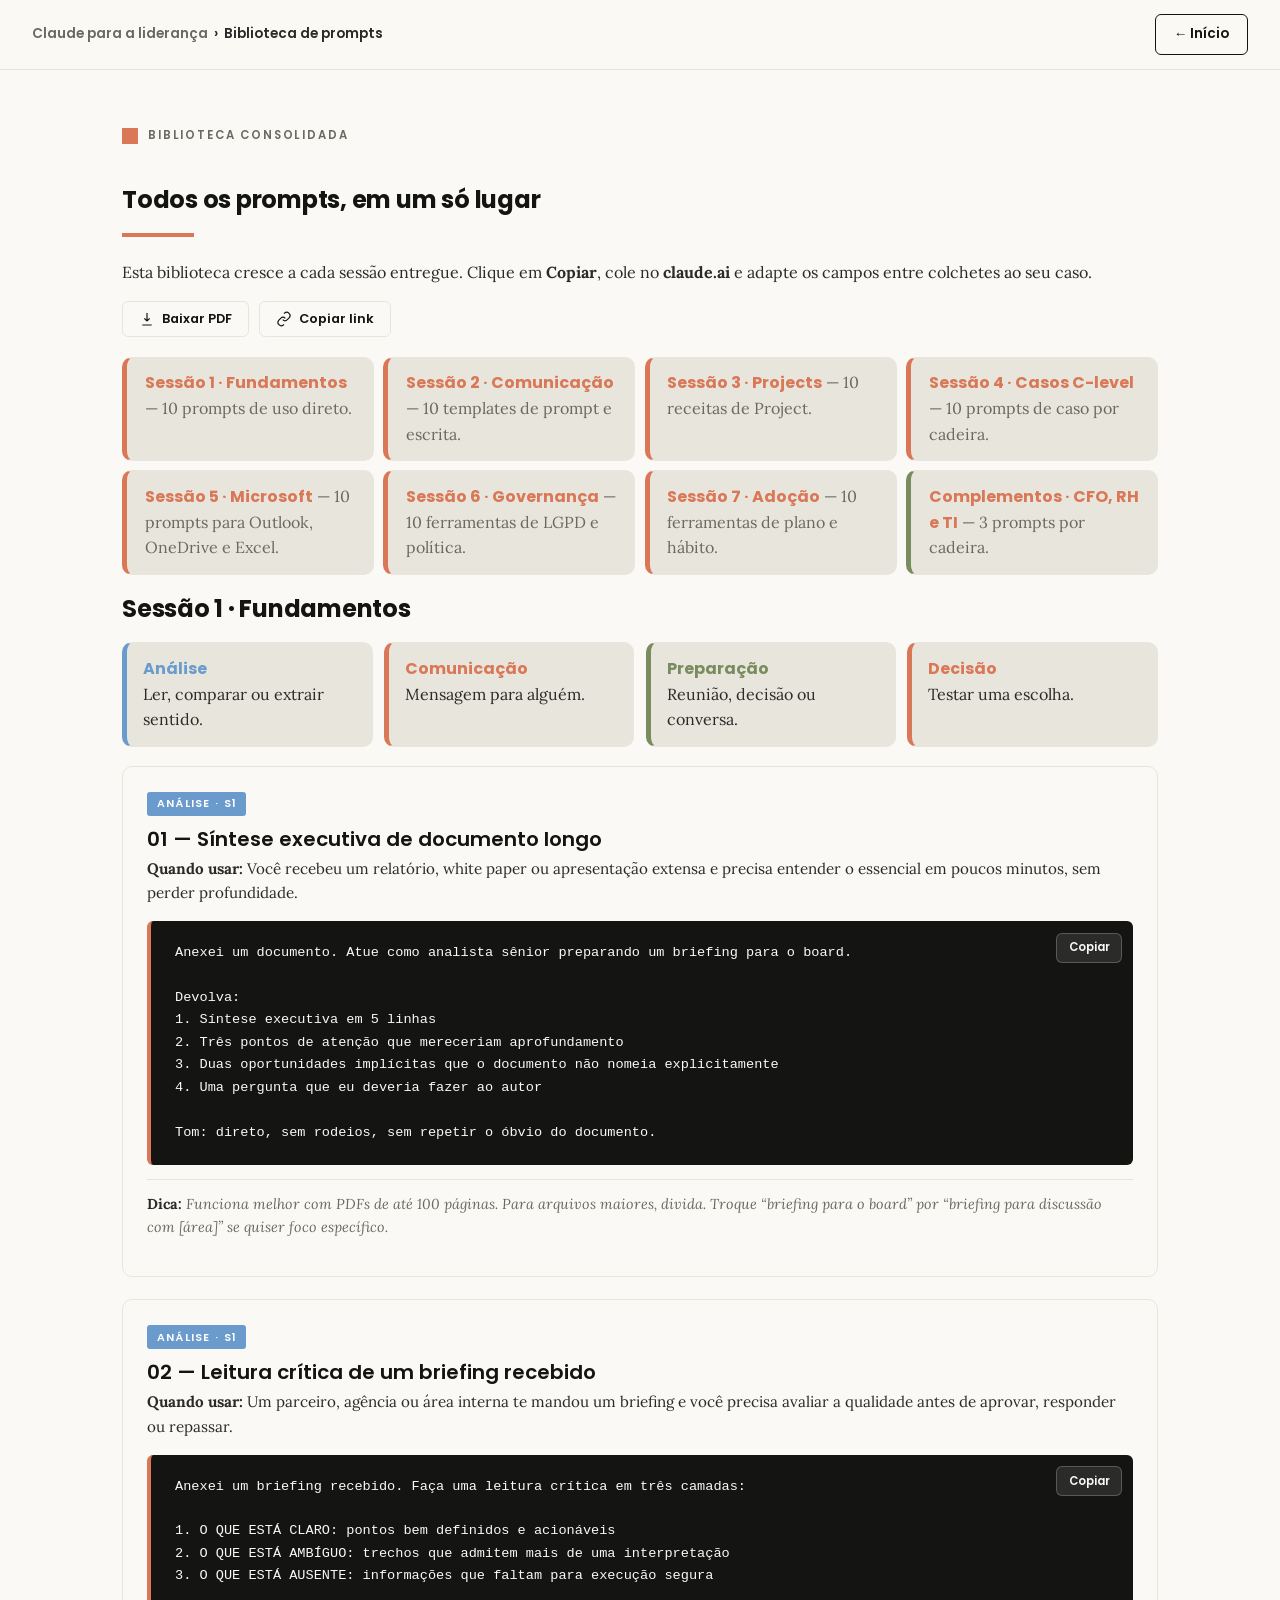
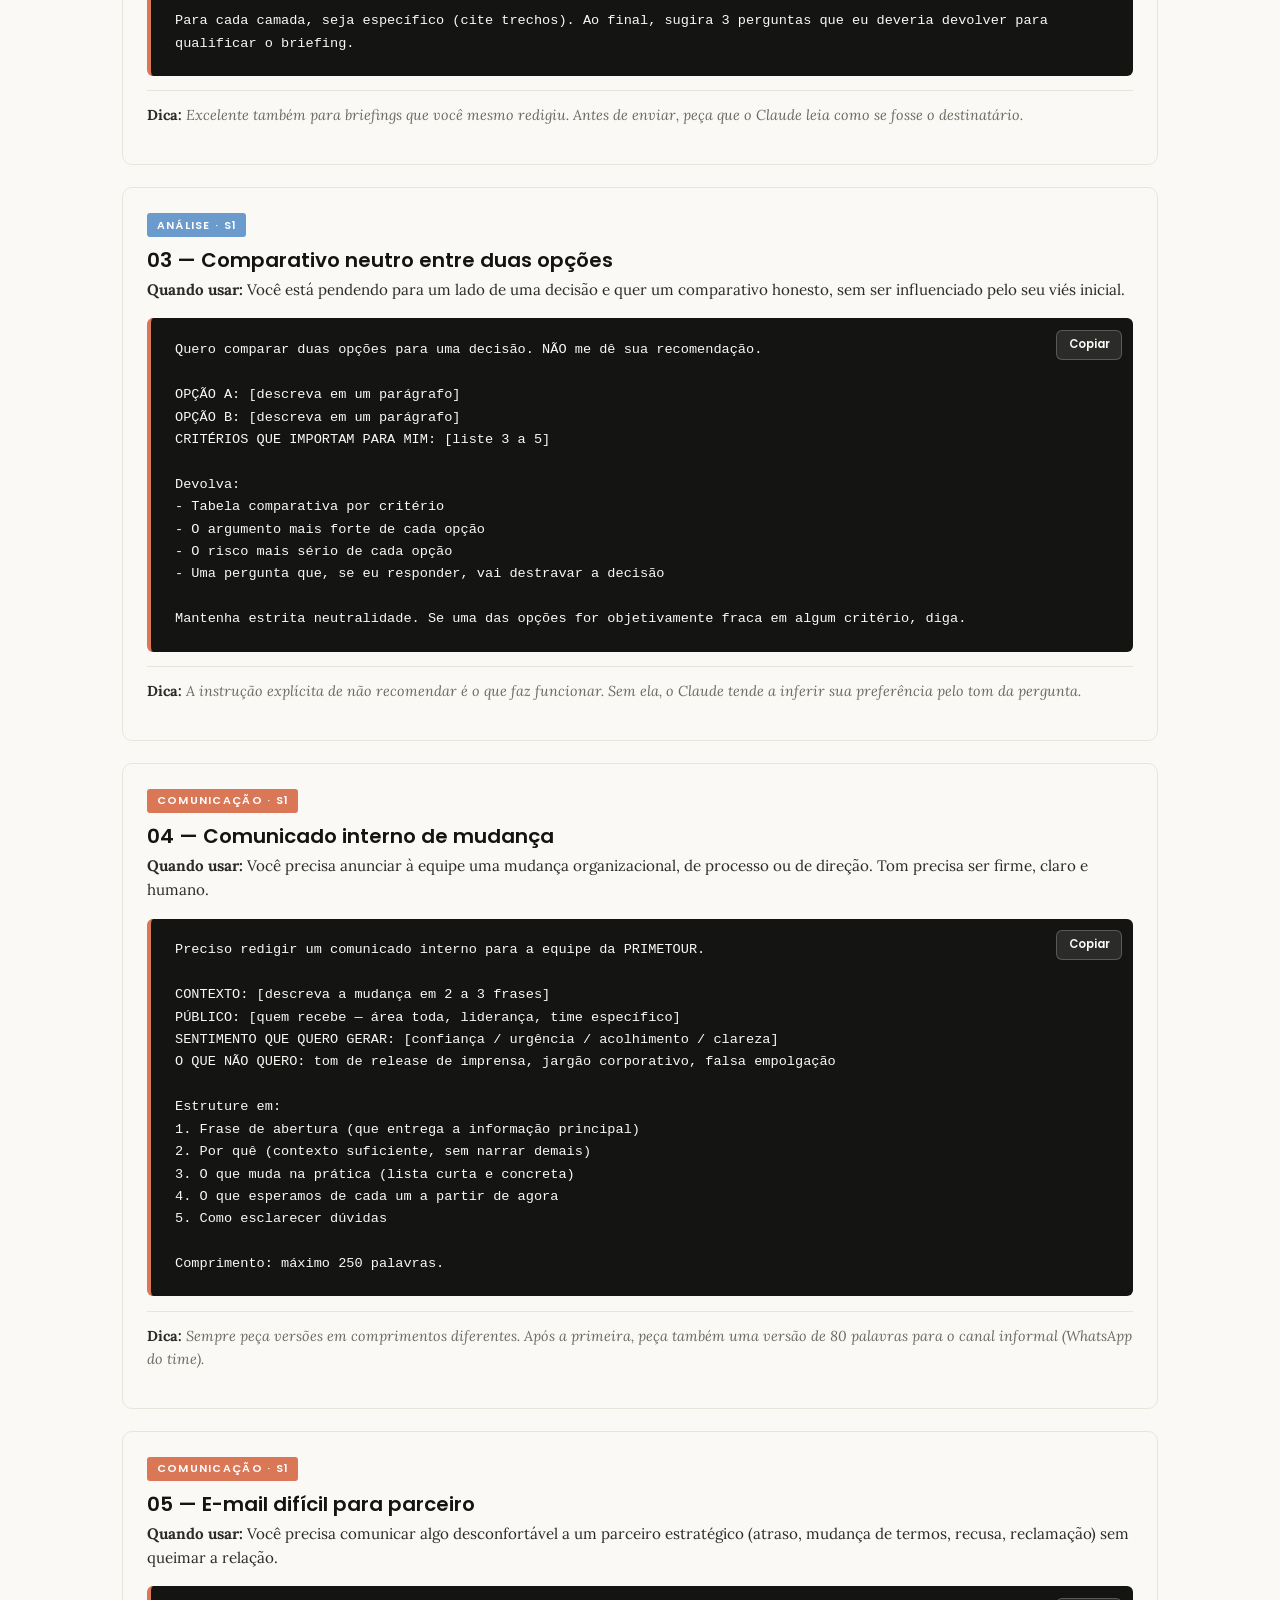
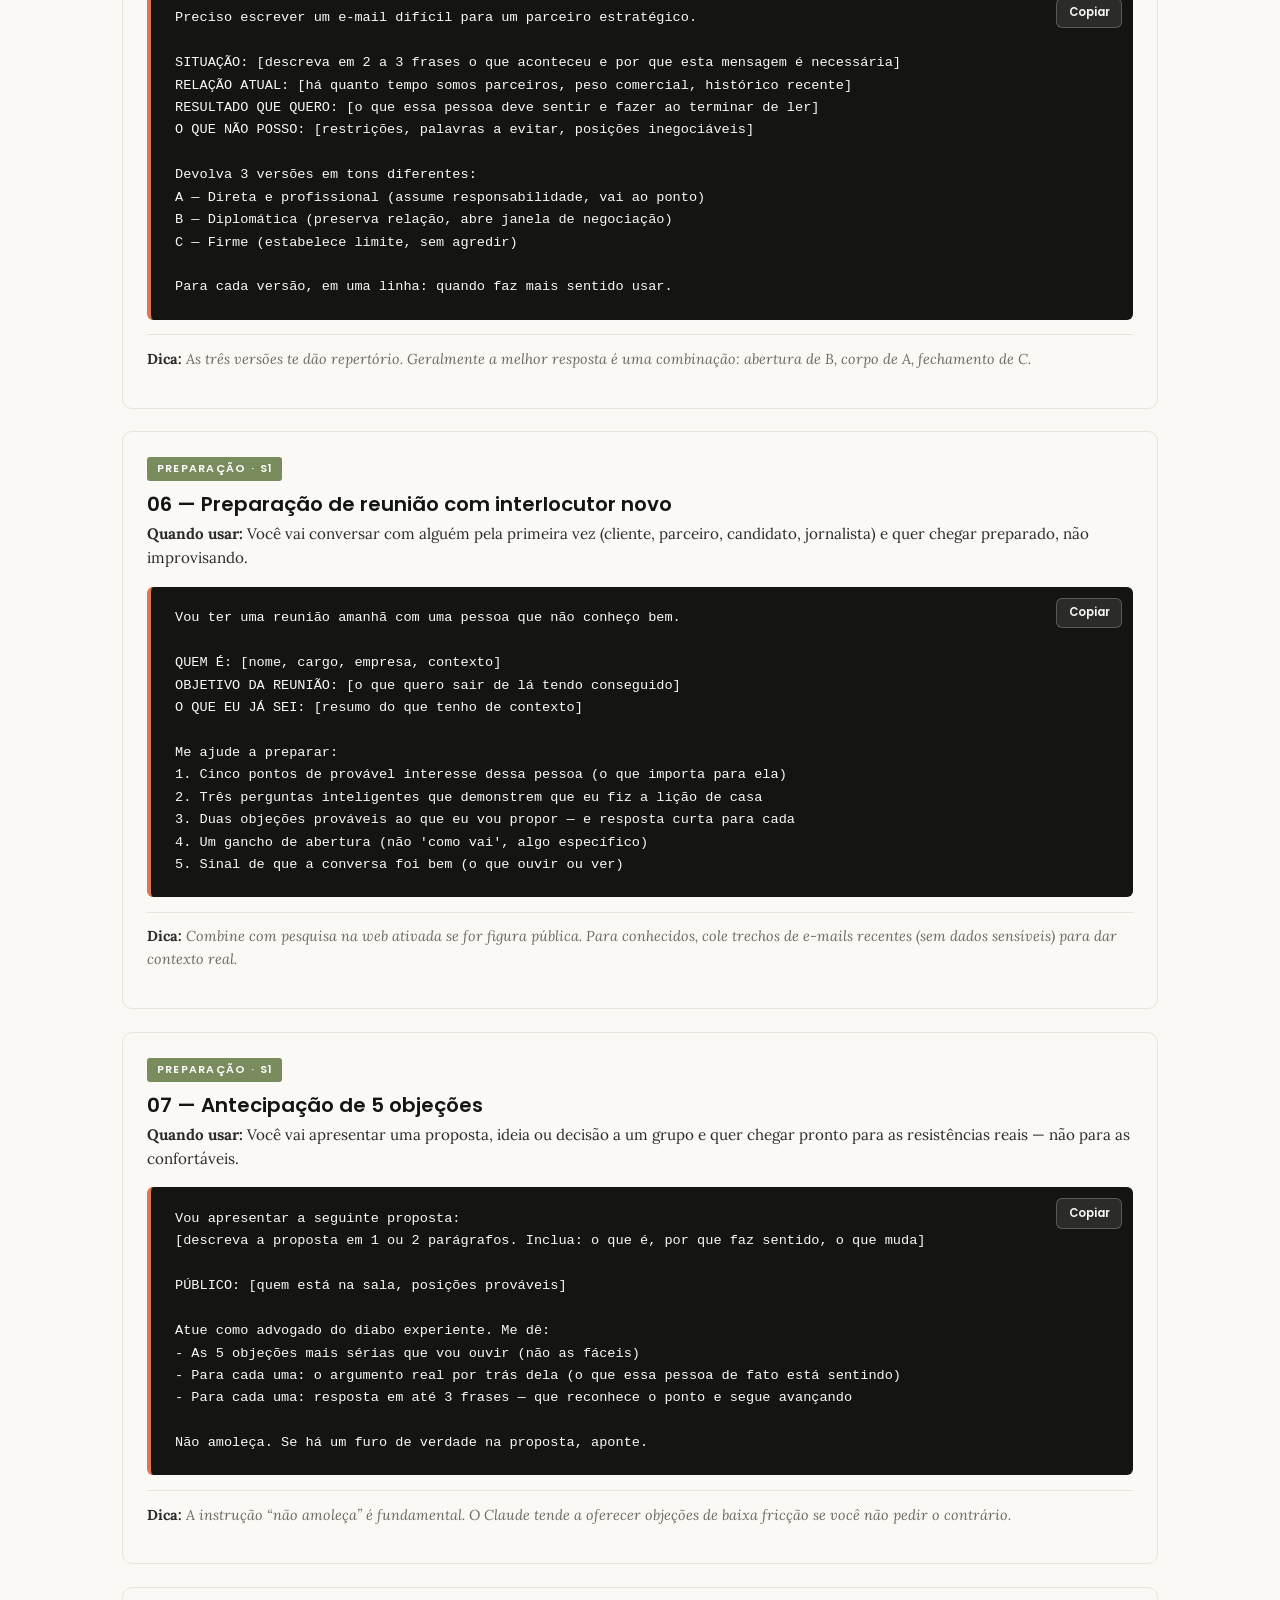
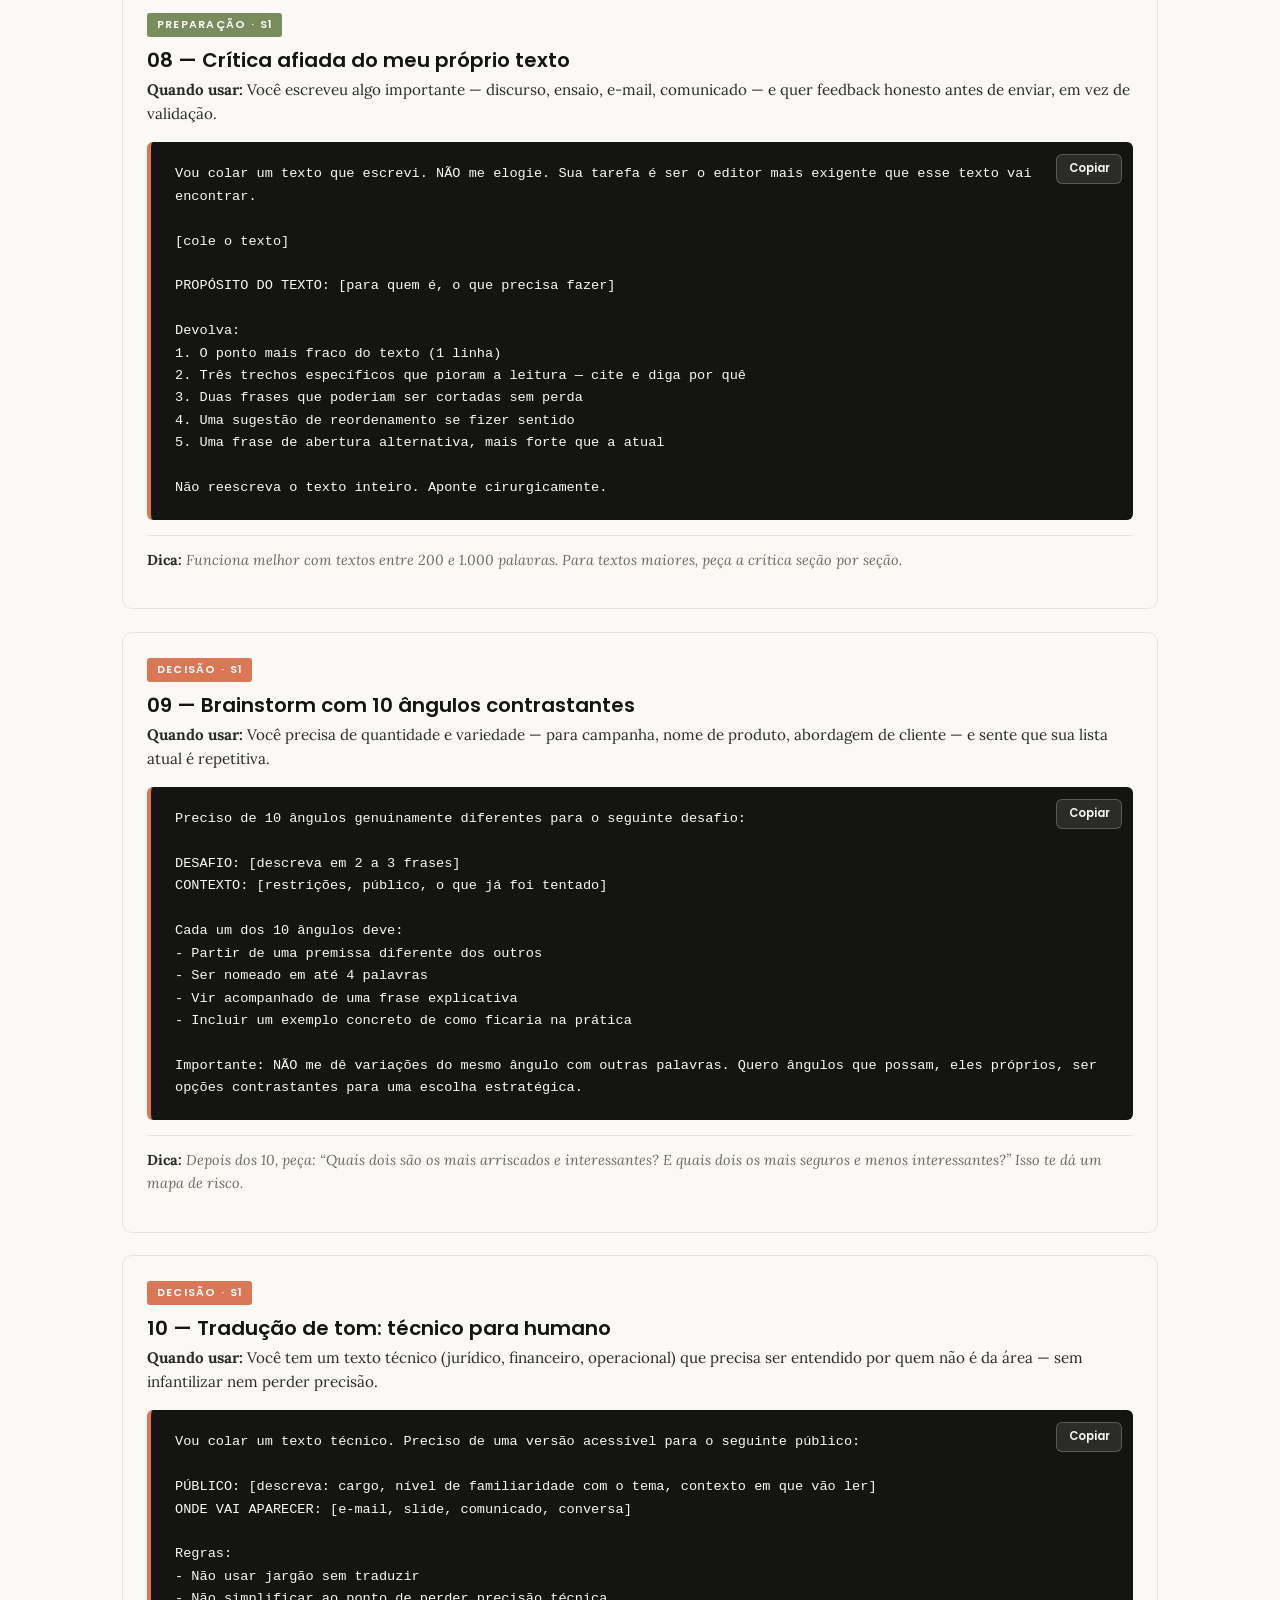
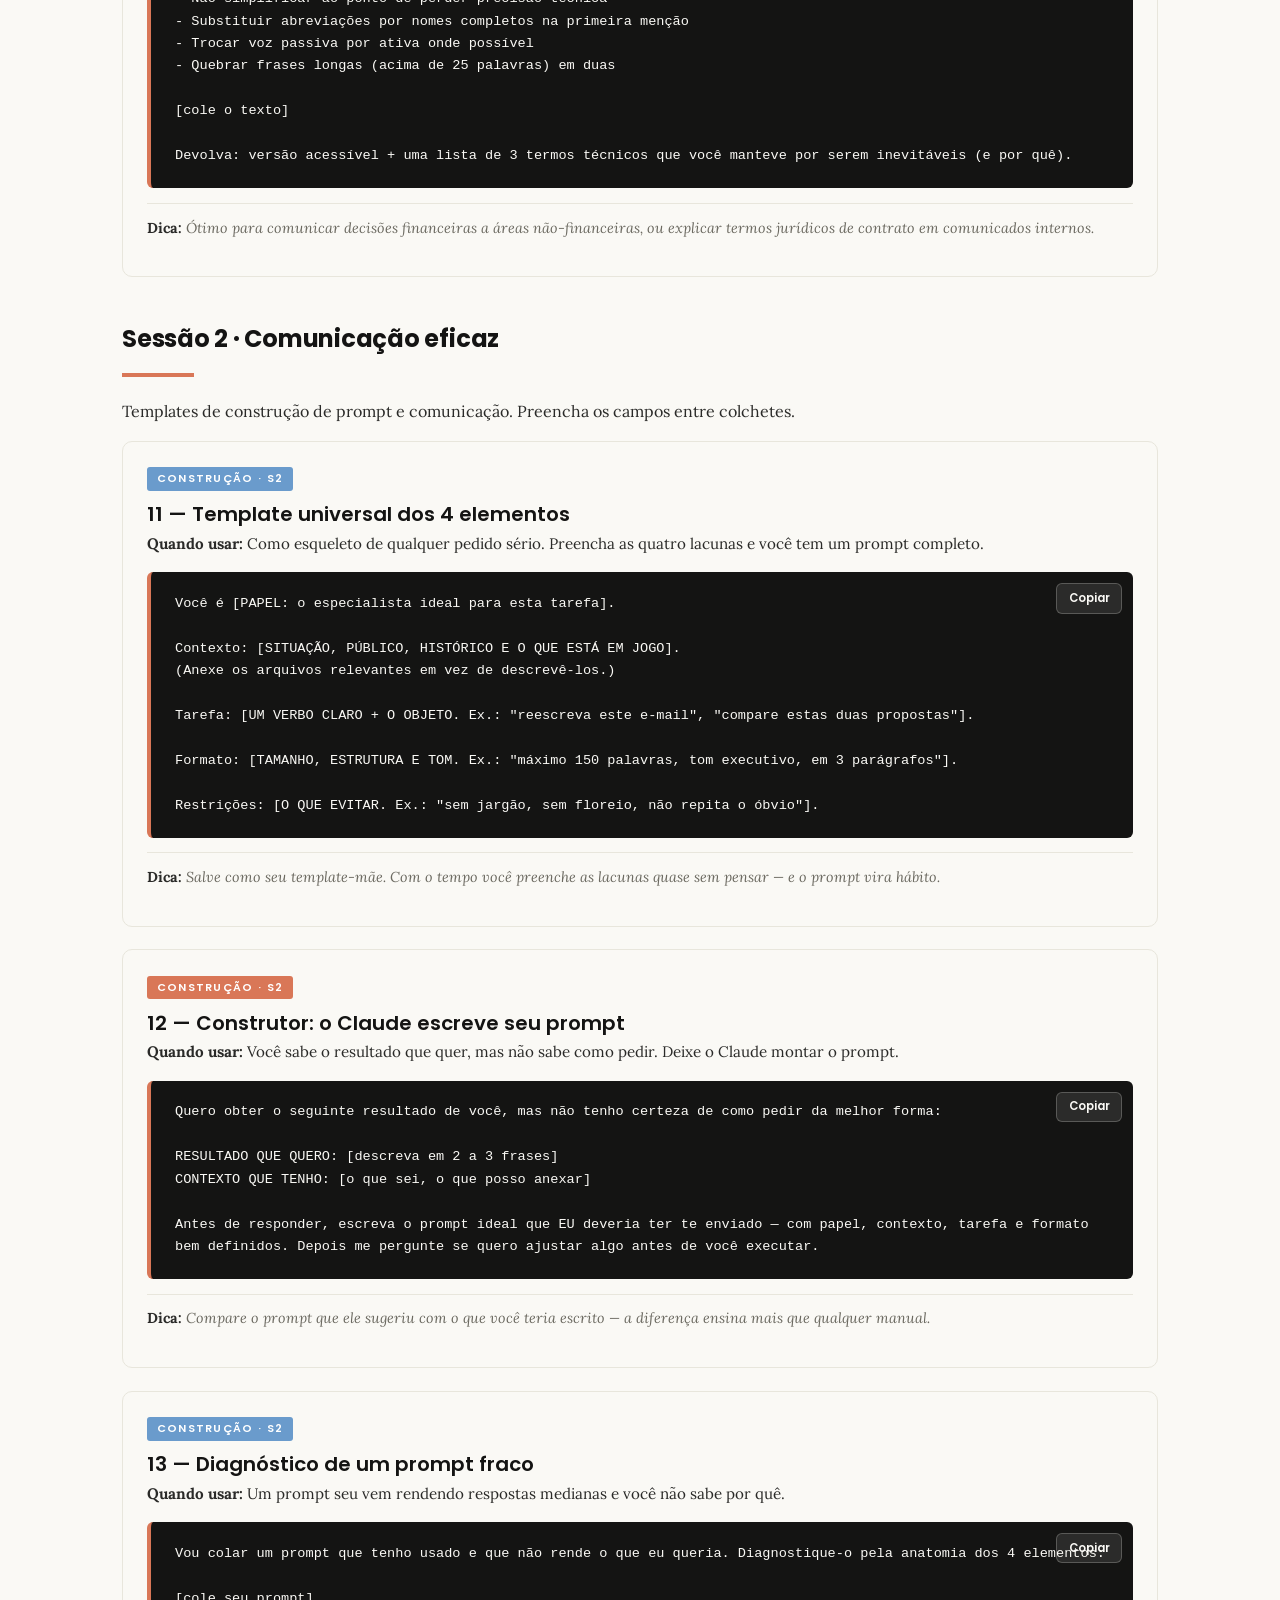
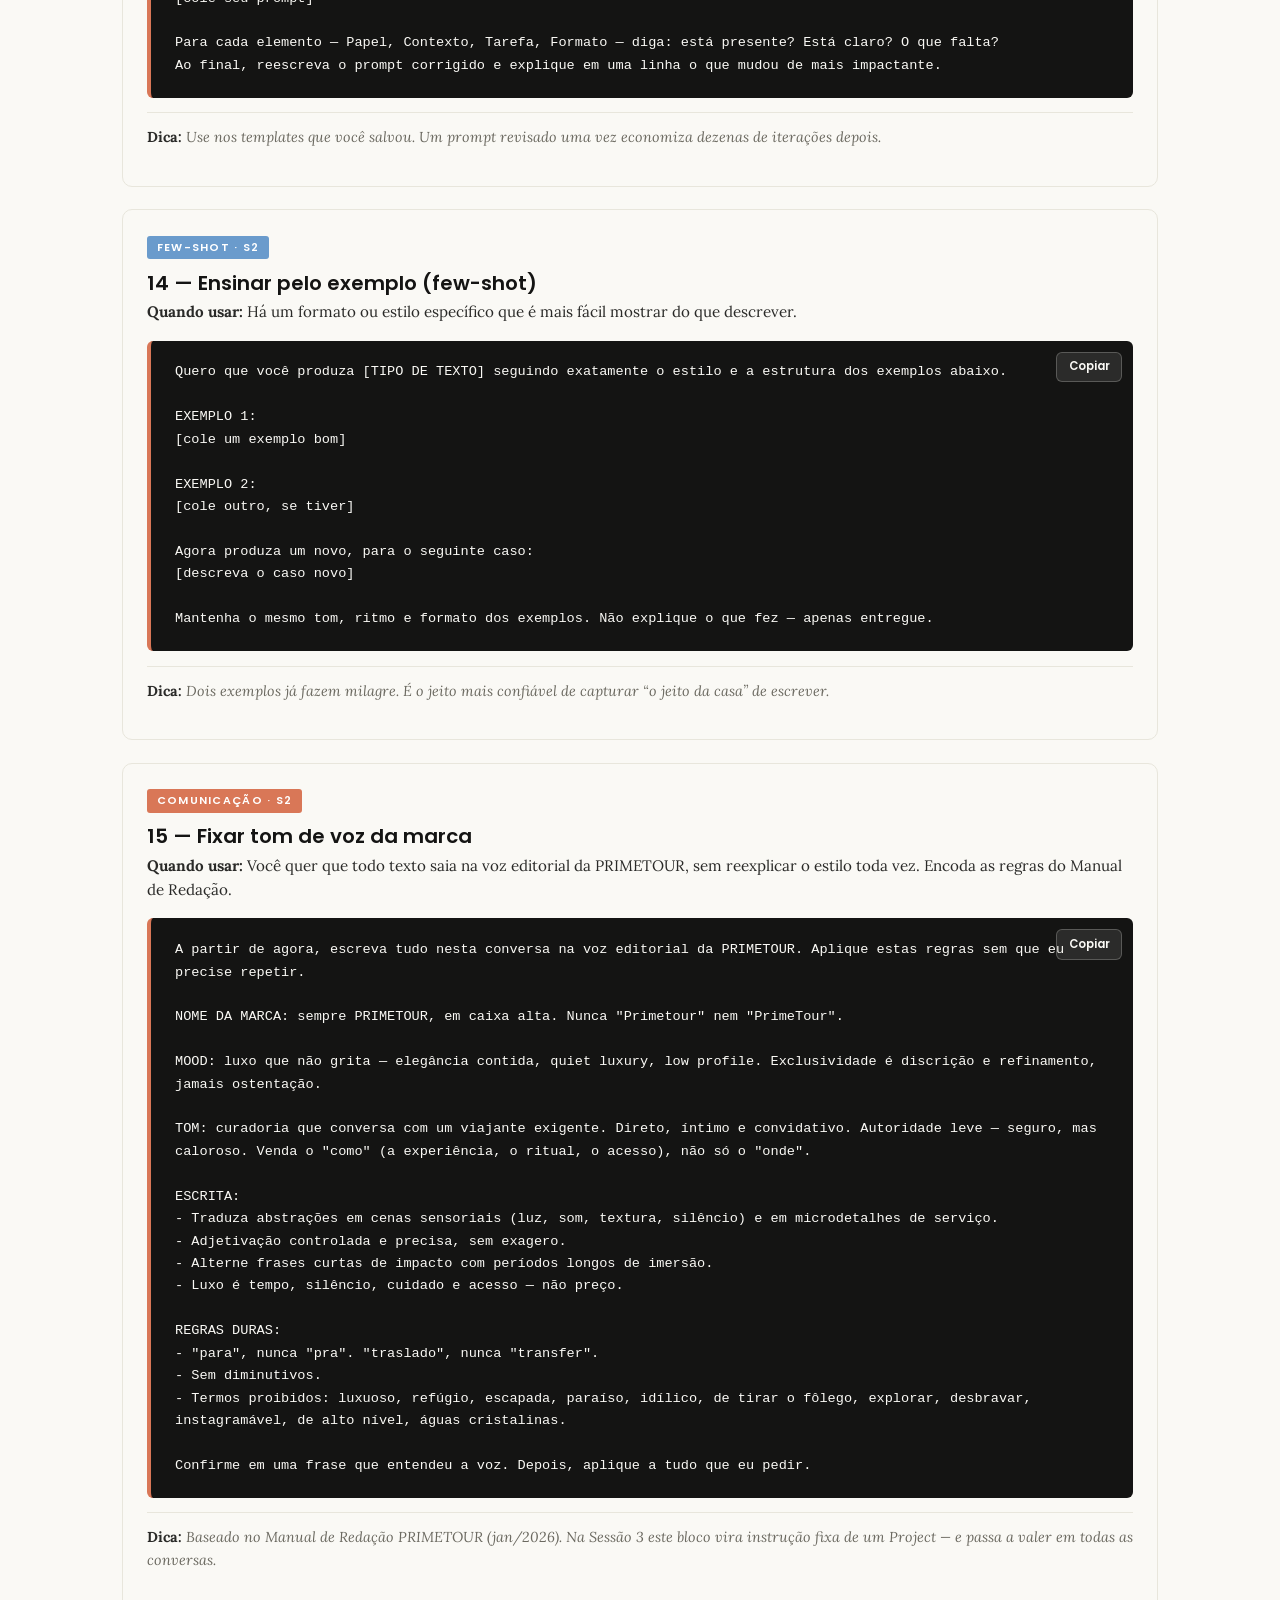
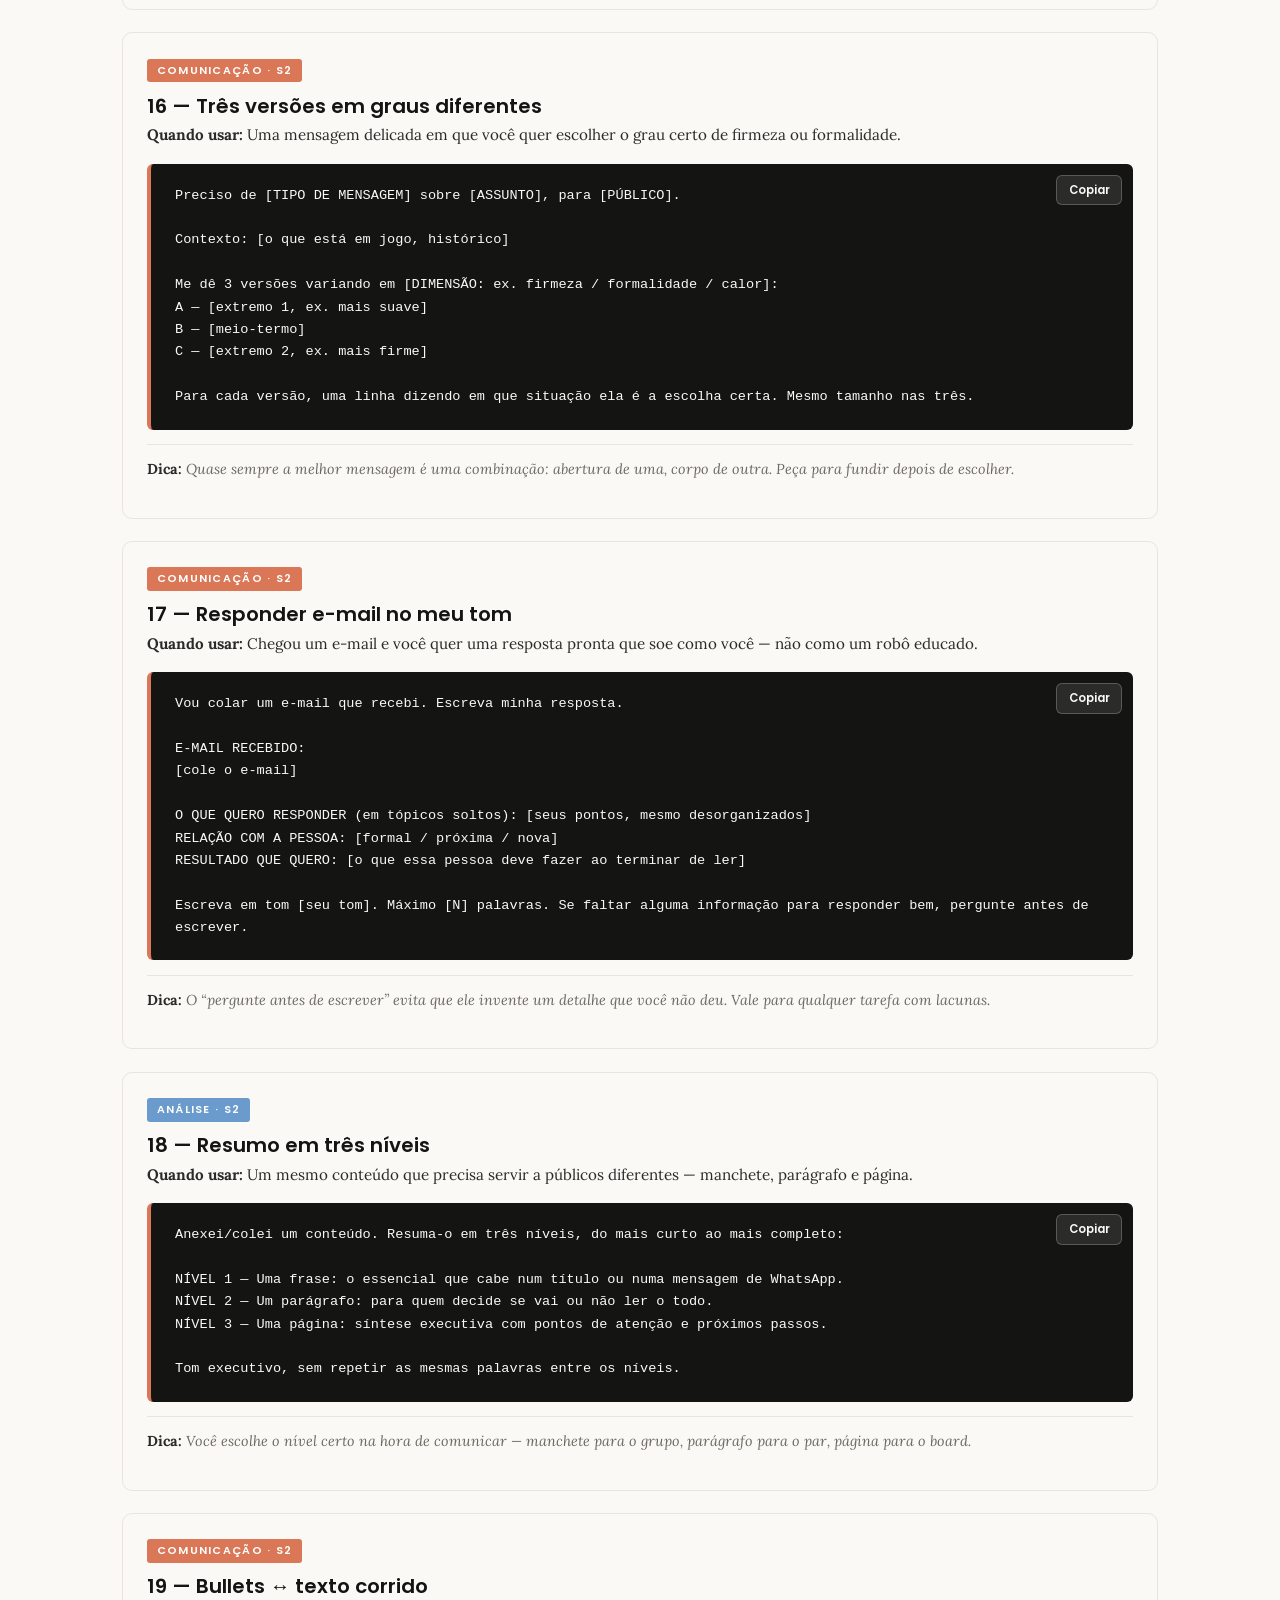
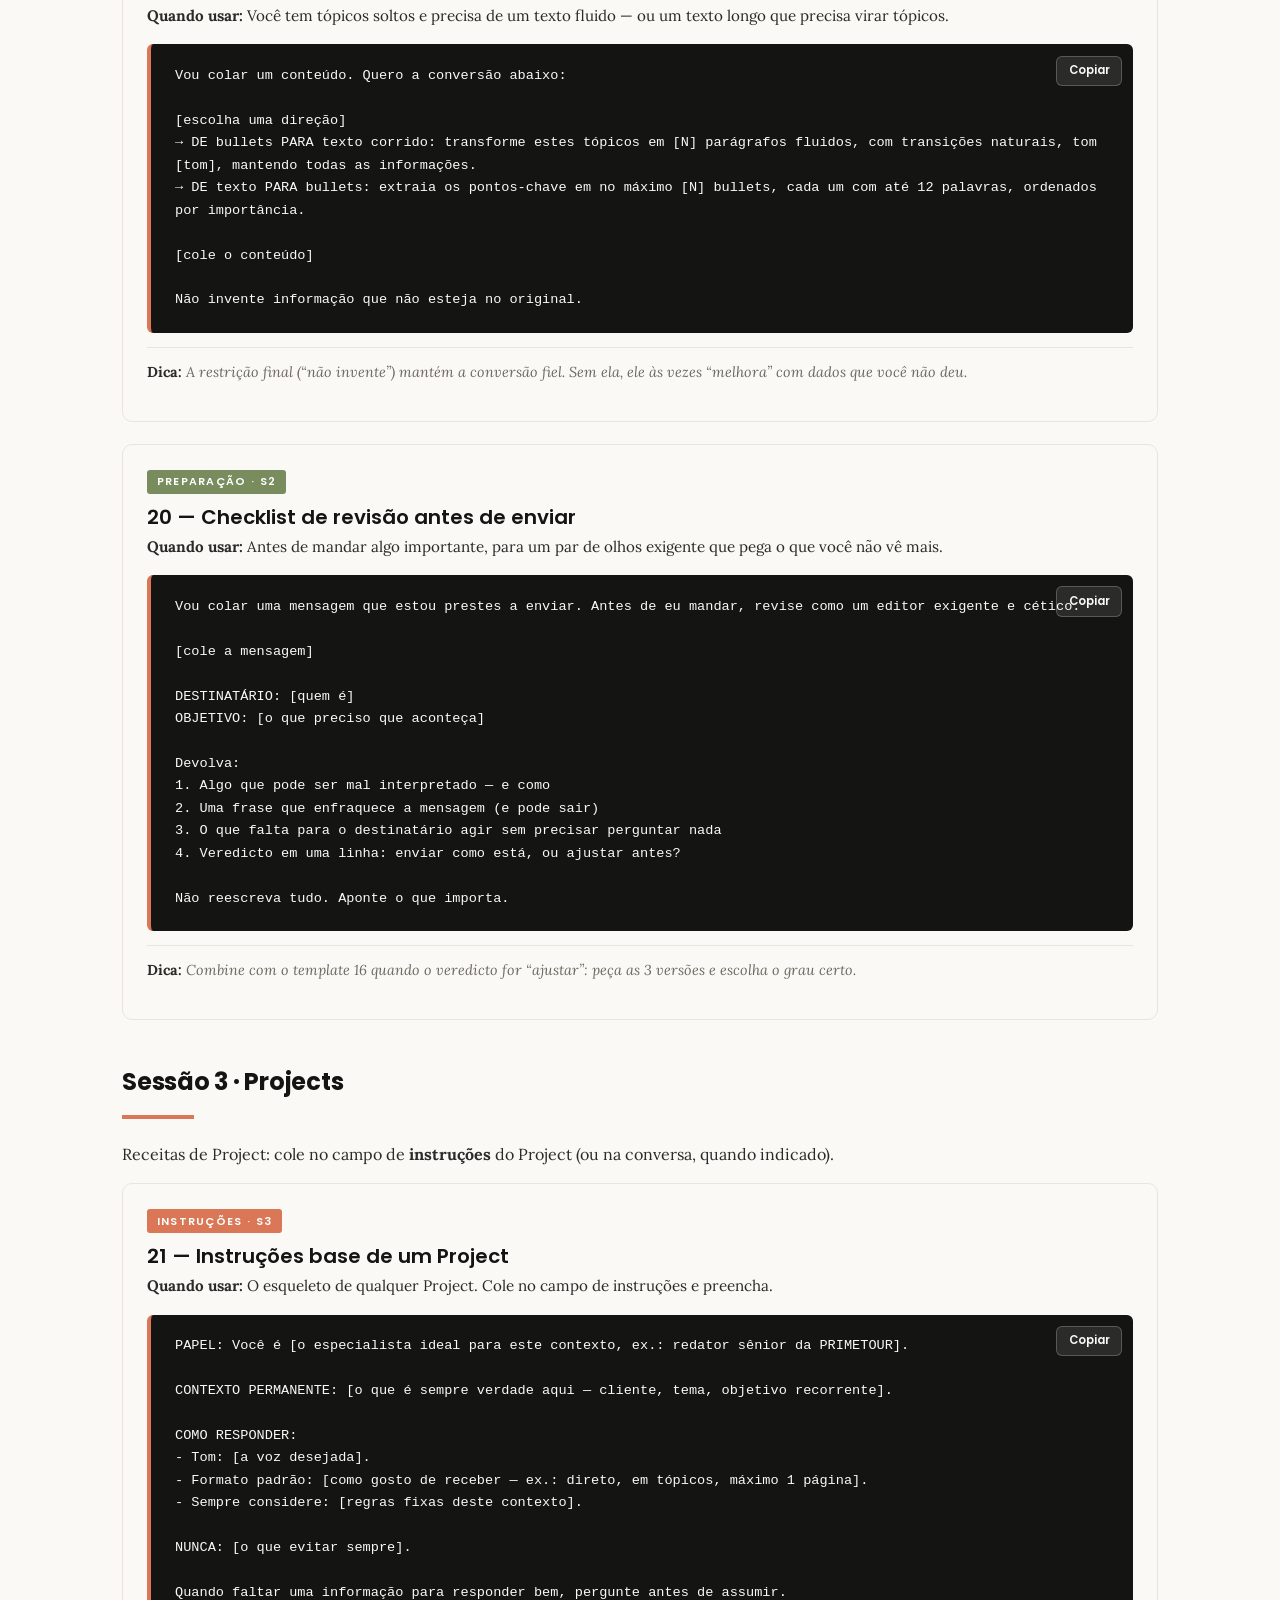
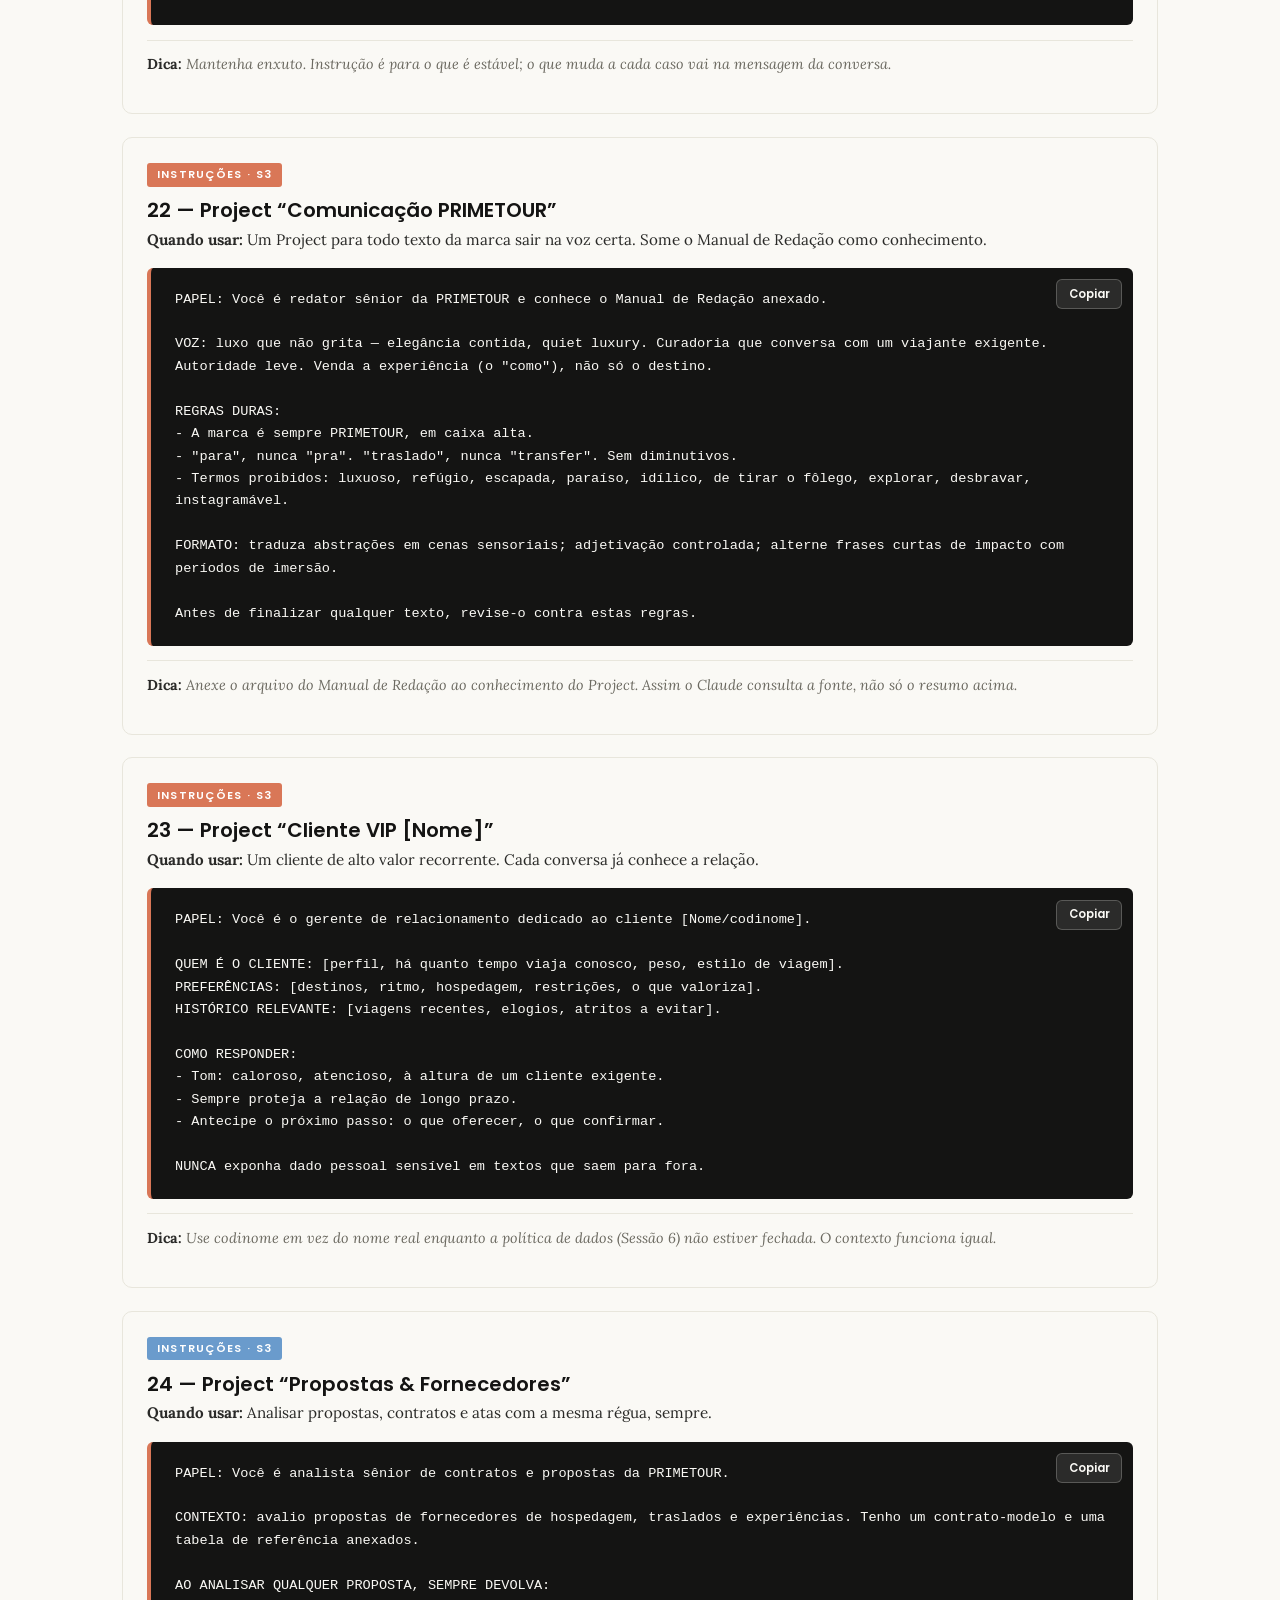
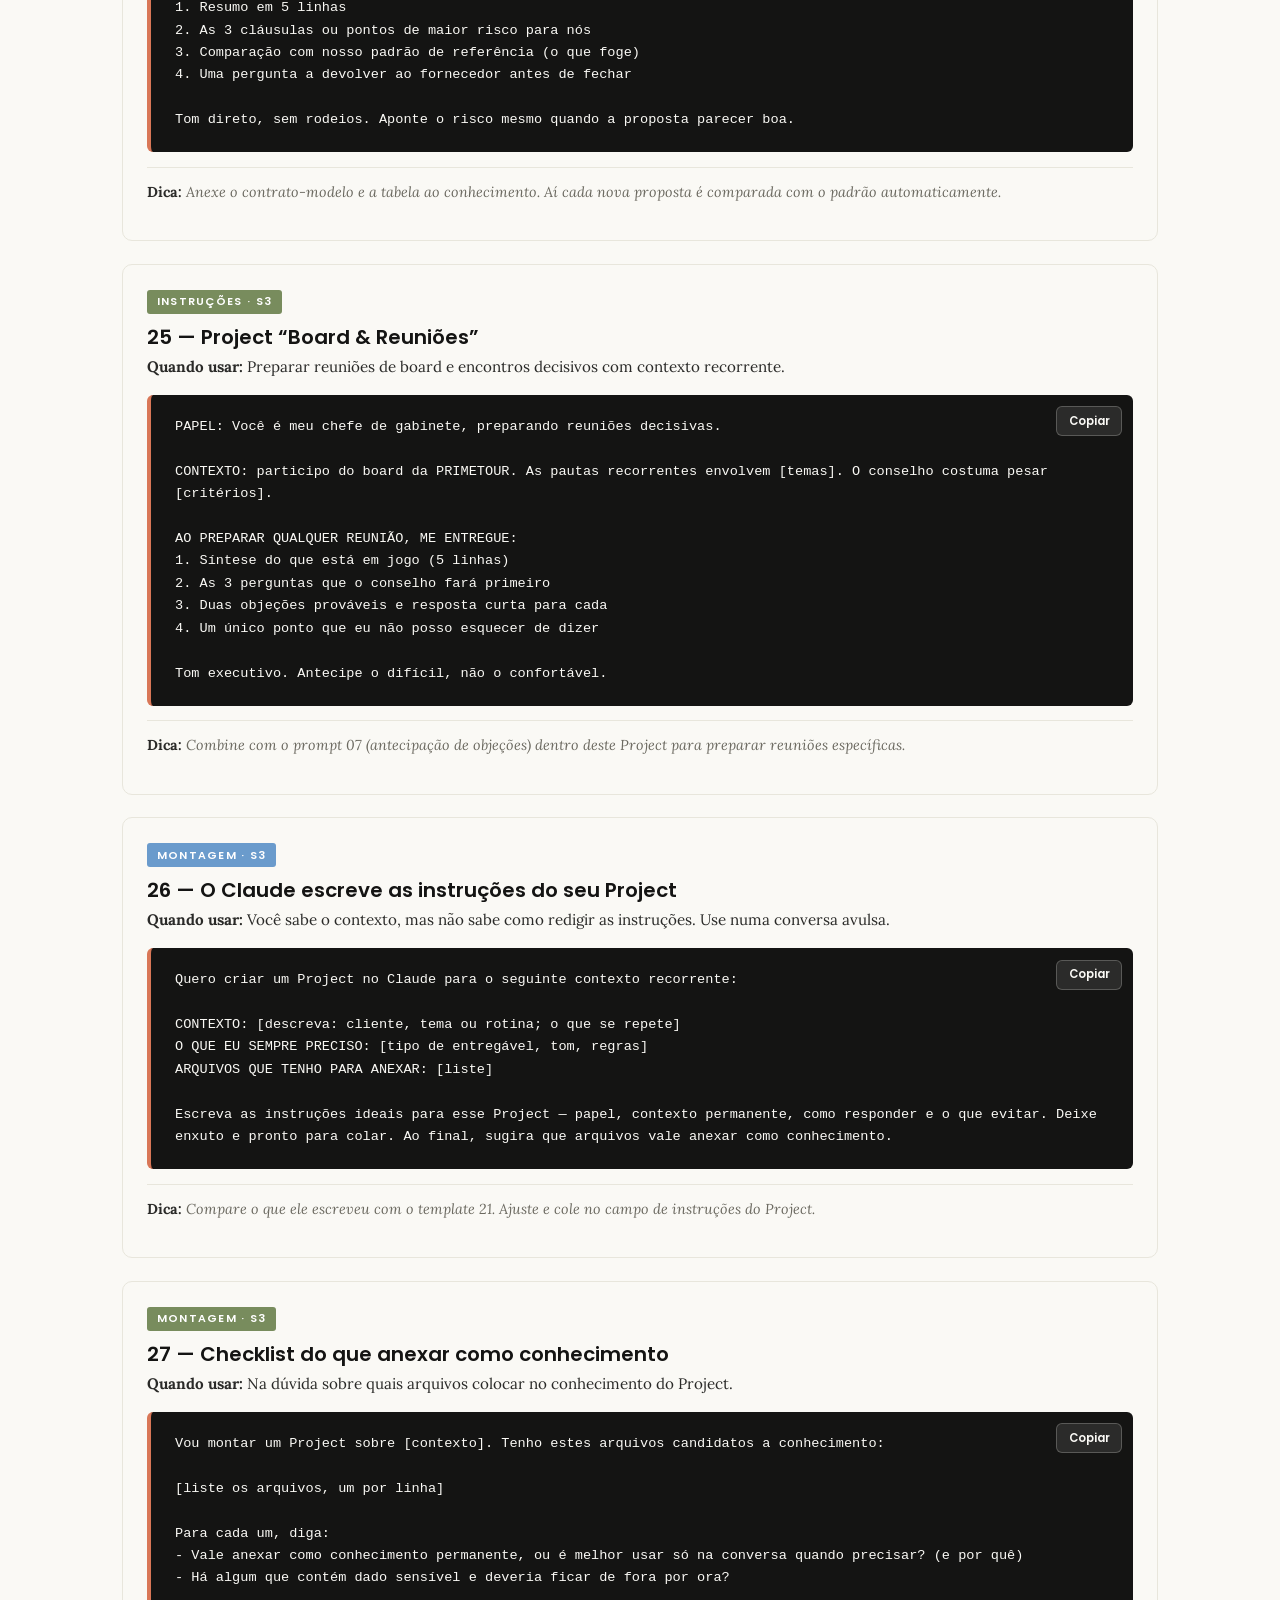
<file: prompts/index.html>
<!DOCTYPE html>
<html lang="pt-BR">
<head>
<meta charset="UTF-8">
<meta name="viewport" content="width=device-width, initial-scale=1.0">
<title>Biblioteca de prompts — Claude para a liderança PRIMETOUR</title>
<meta name="description" content="Biblioteca consolidada de prompts do treinamento Claude para a liderança da PRIMETOUR. Copie e use direto no claude.ai.">
<link rel="stylesheet" href="../assets/claude.css">
</head>
<body>

<header class="topbar">
  <div class="crumb"><a href="../index.html">Claude para a liderança</a> &nbsp;›&nbsp; Biblioteca de prompts</div>
  <a class="btn btn-ghost" href="../index.html">← Início</a>
</header>

<section class="home-section">
  <div class="section-tag">Biblioteca consolidada</div>
  <h1>Todos os prompts, em um só lugar</h1>
  <hr class="accent-bar">
  <p class="lead">Esta biblioteca cresce a cada sessão entregue. Clique em <strong>Copiar</strong>, cole no <strong>claude.ai</strong> e adapte os campos entre colchetes ao seu caso.</p>

  <div class="page-tools mb-2">
    <button class="btn-tool" onclick="downloadPDF()"><svg class="ico-sm" viewBox="0 0 24 24" fill="none" stroke="currentColor" stroke-width="1.8"><path d="M12 3v12m0 0-4-4m4 4 4-4M5 21h14"/></svg> Baixar PDF</button>
    <button class="btn-tool" onclick="copyLink(this)"><svg class="ico-sm" viewBox="0 0 24 24" fill="none" stroke="currentColor" stroke-width="1.8"><path d="M10 13a5 5 0 0 0 7 0l3-3a5 5 0 0 0-7-7l-1 1M14 11a5 5 0 0 0-7 0l-3 3a5 5 0 0 0 7 7l1-1"/></svg> <span class="tool-label">Copiar link</span></button>
  </div>

  <div class="flex gap-s wrap mb-2">
    <a class="card card-soft side-orange" style="padding:.8rem 1.1rem;flex:1 1 200px" href="#s1"><strong style="font-family:var(--font-head)">Sessão 1 · Fundamentos</strong><span class="muted"> — 10 prompts de uso direto.</span></a>
    <a class="card card-soft side-orange" style="padding:.8rem 1.1rem;flex:1 1 200px" href="#s2"><strong style="font-family:var(--font-head)">Sessão 2 · Comunicação</strong><span class="muted"> — 10 templates de prompt e escrita.</span></a>
    <a class="card card-soft side-orange" style="padding:.8rem 1.1rem;flex:1 1 200px" href="#s3"><strong style="font-family:var(--font-head)">Sessão 3 · Projects</strong><span class="muted"> — 10 receitas de Project.</span></a>
    <a class="card card-soft side-orange" style="padding:.8rem 1.1rem;flex:1 1 200px" href="#s4"><strong style="font-family:var(--font-head)">Sessão 4 · Casos C-level</strong><span class="muted"> — 10 prompts de caso por cadeira.</span></a>
    <a class="card card-soft side-orange" style="padding:.8rem 1.1rem;flex:1 1 200px" href="#s5"><strong style="font-family:var(--font-head)">Sessão 5 · Microsoft</strong><span class="muted"> — 10 prompts para Outlook, OneDrive e Excel.</span></a>
    <a class="card card-soft side-orange" style="padding:.8rem 1.1rem;flex:1 1 200px" href="#s6"><strong style="font-family:var(--font-head)">Sessão 6 · Governança</strong><span class="muted"> — 10 ferramentas de LGPD e política.</span></a>
    <a class="card card-soft side-orange" style="padding:.8rem 1.1rem;flex:1 1 200px" href="#s7"><strong style="font-family:var(--font-head)">Sessão 7 · Adoção</strong><span class="muted"> — 10 ferramentas de plano e hábito.</span></a>
    <a class="card card-soft side-green" style="padding:.8rem 1.1rem;flex:1 1 200px" href="#extra"><strong style="font-family:var(--font-head)">Complementos · CFO, RH e TI</strong><span class="muted"> — 3 prompts por cadeira.</span></a>
  </div>
  <h2 id="s1" style="scroll-margin-top:80px">Sessão 1 · Fundamentos</h2>

  <!-- Legenda de categorias -->
  <div class="grid grid-4 mb-2" style="gap:.7rem">
    <div class="card card-soft side-blue" style="padding:.8rem 1rem"><strong class="t-blue" style="font-family:var(--font-head)">Análise</strong><div class="ft-desc">Ler, comparar ou extrair sentido.</div></div>
    <div class="card card-soft side-orange" style="padding:.8rem 1rem"><strong class="t-orange" style="font-family:var(--font-head)">Comunicação</strong><div class="ft-desc">Mensagem para alguém.</div></div>
    <div class="card card-soft side-green" style="padding:.8rem 1rem"><strong class="t-green" style="font-family:var(--font-head)">Preparação</strong><div class="ft-desc">Reunião, decisão ou conversa.</div></div>
    <div class="card card-soft side-orange" style="padding:.8rem 1rem"><strong class="t-orange" style="font-family:var(--font-head)">Decisão</strong><div class="ft-desc">Testar uma escolha.</div></div>
  </div>

  <article class="prompt-card">
    <span class="cat cat-analise">Análise · S1</span>
    <h3>01 — Síntese executiva de documento longo</h3>
    <p class="when"><strong>Quando usar:</strong> Você recebeu um relatório, white paper ou apresentação extensa e precisa entender o essencial em poucos minutos, sem perder profundidade.</p>
    <div class="prompt-block"><button class="copy-btn" onclick="copyPrompt('q01', this)">Copiar</button><pre id="q01">Anexei um documento. Atue como analista sênior preparando um briefing para o board.

Devolva:
1. Síntese executiva em 5 linhas
2. Três pontos de atenção que mereceriam aprofundamento
3. Duas oportunidades implícitas que o documento não nomeia explicitamente
4. Uma pergunta que eu deveria fazer ao autor

Tom: direto, sem rodeios, sem repetir o óbvio do documento.</pre></div>
    <p class="tip"><strong>Dica:</strong> Funciona melhor com PDFs de até 100 páginas. Para arquivos maiores, divida. Troque “briefing para o board” por “briefing para discussão com [área]” se quiser foco específico.</p>
  </article>

  <article class="prompt-card">
    <span class="cat cat-analise">Análise · S1</span>
    <h3>02 — Leitura crítica de um briefing recebido</h3>
    <p class="when"><strong>Quando usar:</strong> Um parceiro, agência ou área interna te mandou um briefing e você precisa avaliar a qualidade antes de aprovar, responder ou repassar.</p>
    <div class="prompt-block"><button class="copy-btn" onclick="copyPrompt('q02', this)">Copiar</button><pre id="q02">Anexei um briefing recebido. Faça uma leitura crítica em três camadas:

1. O QUE ESTÁ CLARO: pontos bem definidos e acionáveis
2. O QUE ESTÁ AMBÍGUO: trechos que admitem mais de uma interpretação
3. O QUE ESTÁ AUSENTE: informações que faltam para execução segura

Para cada camada, seja específico (cite trechos). Ao final, sugira 3 perguntas que eu deveria devolver para qualificar o briefing.</pre></div>
    <p class="tip"><strong>Dica:</strong> Excelente também para briefings que você mesmo redigiu. Antes de enviar, peça que o Claude leia como se fosse o destinatário.</p>
  </article>

  <article class="prompt-card">
    <span class="cat cat-analise">Análise · S1</span>
    <h3>03 — Comparativo neutro entre duas opções</h3>
    <p class="when"><strong>Quando usar:</strong> Você está pendendo para um lado de uma decisão e quer um comparativo honesto, sem ser influenciado pelo seu viés inicial.</p>
    <div class="prompt-block"><button class="copy-btn" onclick="copyPrompt('q03', this)">Copiar</button><pre id="q03">Quero comparar duas opções para uma decisão. NÃO me dê sua recomendação.

OPÇÃO A: [descreva em um parágrafo]
OPÇÃO B: [descreva em um parágrafo]
CRITÉRIOS QUE IMPORTAM PARA MIM: [liste 3 a 5]

Devolva:
- Tabela comparativa por critério
- O argumento mais forte de cada opção
- O risco mais sério de cada opção
- Uma pergunta que, se eu responder, vai destravar a decisão

Mantenha estrita neutralidade. Se uma das opções for objetivamente fraca em algum critério, diga.</pre></div>
    <p class="tip"><strong>Dica:</strong> A instrução explícita de não recomendar é o que faz funcionar. Sem ela, o Claude tende a inferir sua preferência pelo tom da pergunta.</p>
  </article>

  <article class="prompt-card">
    <span class="cat cat-comunicacao">Comunicação · S1</span>
    <h3>04 — Comunicado interno de mudança</h3>
    <p class="when"><strong>Quando usar:</strong> Você precisa anunciar à equipe uma mudança organizacional, de processo ou de direção. Tom precisa ser firme, claro e humano.</p>
    <div class="prompt-block"><button class="copy-btn" onclick="copyPrompt('q04', this)">Copiar</button><pre id="q04">Preciso redigir um comunicado interno para a equipe da PRIMETOUR.

CONTEXTO: [descreva a mudança em 2 a 3 frases]
PÚBLICO: [quem recebe — área toda, liderança, time específico]
SENTIMENTO QUE QUERO GERAR: [confiança / urgência / acolhimento / clareza]
O QUE NÃO QUERO: tom de release de imprensa, jargão corporativo, falsa empolgação

Estruture em:
1. Frase de abertura (que entrega a informação principal)
2. Por quê (contexto suficiente, sem narrar demais)
3. O que muda na prática (lista curta e concreta)
4. O que esperamos de cada um a partir de agora
5. Como esclarecer dúvidas

Comprimento: máximo 250 palavras.</pre></div>
    <p class="tip"><strong>Dica:</strong> Sempre peça versões em comprimentos diferentes. Após a primeira, peça também uma versão de 80 palavras para o canal informal (WhatsApp do time).</p>
  </article>

  <article class="prompt-card">
    <span class="cat cat-comunicacao">Comunicação · S1</span>
    <h3>05 — E-mail difícil para parceiro</h3>
    <p class="when"><strong>Quando usar:</strong> Você precisa comunicar algo desconfortável a um parceiro estratégico (atraso, mudança de termos, recusa, reclamação) sem queimar a relação.</p>
    <div class="prompt-block"><button class="copy-btn" onclick="copyPrompt('q05', this)">Copiar</button><pre id="q05">Preciso escrever um e-mail difícil para um parceiro estratégico.

SITUAÇÃO: [descreva em 2 a 3 frases o que aconteceu e por que esta mensagem é necessária]
RELAÇÃO ATUAL: [há quanto tempo somos parceiros, peso comercial, histórico recente]
RESULTADO QUE QUERO: [o que essa pessoa deve sentir e fazer ao terminar de ler]
O QUE NÃO POSSO: [restrições, palavras a evitar, posições inegociáveis]

Devolva 3 versões em tons diferentes:
A — Direta e profissional (assume responsabilidade, vai ao ponto)
B — Diplomática (preserva relação, abre janela de negociação)
C — Firme (estabelece limite, sem agredir)

Para cada versão, em uma linha: quando faz mais sentido usar.</pre></div>
    <p class="tip"><strong>Dica:</strong> As três versões te dão repertório. Geralmente a melhor resposta é uma combinação: abertura de B, corpo de A, fechamento de C.</p>
  </article>

  <article class="prompt-card">
    <span class="cat cat-preparacao">Preparação · S1</span>
    <h3>06 — Preparação de reunião com interlocutor novo</h3>
    <p class="when"><strong>Quando usar:</strong> Você vai conversar com alguém pela primeira vez (cliente, parceiro, candidato, jornalista) e quer chegar preparado, não improvisando.</p>
    <div class="prompt-block"><button class="copy-btn" onclick="copyPrompt('q06', this)">Copiar</button><pre id="q06">Vou ter uma reunião amanhã com uma pessoa que não conheço bem.

QUEM É: [nome, cargo, empresa, contexto]
OBJETIVO DA REUNIÃO: [o que quero sair de lá tendo conseguido]
O QUE EU JÁ SEI: [resumo do que tenho de contexto]

Me ajude a preparar:
1. Cinco pontos de provável interesse dessa pessoa (o que importa para ela)
2. Três perguntas inteligentes que demonstrem que eu fiz a lição de casa
3. Duas objeções prováveis ao que eu vou propor — e resposta curta para cada
4. Um gancho de abertura (não 'como vai', algo específico)
5. Sinal de que a conversa foi bem (o que ouvir ou ver)</pre></div>
    <p class="tip"><strong>Dica:</strong> Combine com pesquisa na web ativada se for figura pública. Para conhecidos, cole trechos de e-mails recentes (sem dados sensíveis) para dar contexto real.</p>
  </article>

  <article class="prompt-card">
    <span class="cat cat-preparacao">Preparação · S1</span>
    <h3>07 — Antecipação de 5 objeções</h3>
    <p class="when"><strong>Quando usar:</strong> Você vai apresentar uma proposta, ideia ou decisão a um grupo e quer chegar pronto para as resistências reais — não para as confortáveis.</p>
    <div class="prompt-block"><button class="copy-btn" onclick="copyPrompt('q07', this)">Copiar</button><pre id="q07">Vou apresentar a seguinte proposta:
[descreva a proposta em 1 ou 2 parágrafos. Inclua: o que é, por que faz sentido, o que muda]

PÚBLICO: [quem está na sala, posições prováveis]

Atue como advogado do diabo experiente. Me dê:
- As 5 objeções mais sérias que vou ouvir (não as fáceis)
- Para cada uma: o argumento real por trás dela (o que essa pessoa de fato está sentindo)
- Para cada uma: resposta em até 3 frases — que reconhece o ponto e segue avançando

Não amoleça. Se há um furo de verdade na proposta, aponte.</pre></div>
    <p class="tip"><strong>Dica:</strong> A instrução “não amoleça” é fundamental. O Claude tende a oferecer objeções de baixa fricção se você não pedir o contrário.</p>
  </article>

  <article class="prompt-card">
    <span class="cat cat-preparacao">Preparação · S1</span>
    <h3>08 — Crítica afiada do meu próprio texto</h3>
    <p class="when"><strong>Quando usar:</strong> Você escreveu algo importante — discurso, ensaio, e-mail, comunicado — e quer feedback honesto antes de enviar, em vez de validação.</p>
    <div class="prompt-block"><button class="copy-btn" onclick="copyPrompt('q08', this)">Copiar</button><pre id="q08">Vou colar um texto que escrevi. NÃO me elogie. Sua tarefa é ser o editor mais exigente que esse texto vai encontrar.

[cole o texto]

PROPÓSITO DO TEXTO: [para quem é, o que precisa fazer]

Devolva:
1. O ponto mais fraco do texto (1 linha)
2. Três trechos específicos que pioram a leitura — cite e diga por quê
3. Duas frases que poderiam ser cortadas sem perda
4. Uma sugestão de reordenamento se fizer sentido
5. Uma frase de abertura alternativa, mais forte que a atual

Não reescreva o texto inteiro. Aponte cirurgicamente.</pre></div>
    <p class="tip"><strong>Dica:</strong> Funciona melhor com textos entre 200 e 1.000 palavras. Para textos maiores, peça a crítica seção por seção.</p>
  </article>

  <article class="prompt-card">
    <span class="cat cat-decisao">Decisão · S1</span>
    <h3>09 — Brainstorm com 10 ângulos contrastantes</h3>
    <p class="when"><strong>Quando usar:</strong> Você precisa de quantidade e variedade — para campanha, nome de produto, abordagem de cliente — e sente que sua lista atual é repetitiva.</p>
    <div class="prompt-block"><button class="copy-btn" onclick="copyPrompt('q09', this)">Copiar</button><pre id="q09">Preciso de 10 ângulos genuinamente diferentes para o seguinte desafio:

DESAFIO: [descreva em 2 a 3 frases]
CONTEXTO: [restrições, público, o que já foi tentado]

Cada um dos 10 ângulos deve:
- Partir de uma premissa diferente dos outros
- Ser nomeado em até 4 palavras
- Vir acompanhado de uma frase explicativa
- Incluir um exemplo concreto de como ficaria na prática

Importante: NÃO me dê variações do mesmo ângulo com outras palavras. Quero ângulos que possam, eles próprios, ser opções contrastantes para uma escolha estratégica.</pre></div>
    <p class="tip"><strong>Dica:</strong> Depois dos 10, peça: “Quais dois são os mais arriscados e interessantes? E quais dois os mais seguros e menos interessantes?” Isso te dá um mapa de risco.</p>
  </article>

  <article class="prompt-card">
    <span class="cat cat-decisao">Decisão · S1</span>
    <h3>10 — Tradução de tom: técnico para humano</h3>
    <p class="when"><strong>Quando usar:</strong> Você tem um texto técnico (jurídico, financeiro, operacional) que precisa ser entendido por quem não é da área — sem infantilizar nem perder precisão.</p>
    <div class="prompt-block"><button class="copy-btn" onclick="copyPrompt('q10', this)">Copiar</button><pre id="q10">Vou colar um texto técnico. Preciso de uma versão acessível para o seguinte público:

PÚBLICO: [descreva: cargo, nível de familiaridade com o tema, contexto em que vão ler]
ONDE VAI APARECER: [e-mail, slide, comunicado, conversa]

Regras:
- Não usar jargão sem traduzir
- Não simplificar ao ponto de perder precisão técnica
- Substituir abreviações por nomes completos na primeira menção
- Trocar voz passiva por ativa onde possível
- Quebrar frases longas (acima de 25 palavras) em duas

[cole o texto]

Devolva: versão acessível + uma lista de 3 termos técnicos que você manteve por serem inevitáveis (e por quê).</pre></div>
    <p class="tip"><strong>Dica:</strong> Ótimo para comunicar decisões financeiras a áreas não-financeiras, ou explicar termos jurídicos de contrato em comunicados internos.</p>
  </article>

  <h2 id="s2" style="scroll-margin-top:80px;margin-top:3rem">Sessão 2 · Comunicação eficaz</h2>
  <hr class="accent-bar">
  <p class="lead">Templates de construção de prompt e comunicação. Preencha os campos entre colchetes.</p>

  <article class="prompt-card">
    <span class="cat cat-analise">Construção · S2</span>
    <h3>11 — Template universal dos 4 elementos</h3>
    <p class="when"><strong>Quando usar:</strong> Como esqueleto de qualquer pedido sério. Preencha as quatro lacunas e você tem um prompt completo.</p>
    <div class="prompt-block"><button class="copy-btn" onclick="copyPrompt('q11', this)">Copiar</button><pre id="q11">Você é [PAPEL: o especialista ideal para esta tarefa].

Contexto: [SITUAÇÃO, PÚBLICO, HISTÓRICO E O QUE ESTÁ EM JOGO].
(Anexe os arquivos relevantes em vez de descrevê-los.)

Tarefa: [UM VERBO CLARO + O OBJETO. Ex.: "reescreva este e-mail", "compare estas duas propostas"].

Formato: [TAMANHO, ESTRUTURA E TOM. Ex.: "máximo 150 palavras, tom executivo, em 3 parágrafos"].

Restrições: [O QUE EVITAR. Ex.: "sem jargão, sem floreio, não repita o óbvio"].</pre></div>
    <p class="tip"><strong>Dica:</strong> Salve como seu template-mãe. Com o tempo você preenche as lacunas quase sem pensar — e o prompt vira hábito.</p>
  </article>

  <article class="prompt-card">
    <span class="cat cat-comunicacao">Construção · S2</span>
    <h3>12 — Construtor: o Claude escreve seu prompt</h3>
    <p class="when"><strong>Quando usar:</strong> Você sabe o resultado que quer, mas não sabe como pedir. Deixe o Claude montar o prompt.</p>
    <div class="prompt-block"><button class="copy-btn" onclick="copyPrompt('q12', this)">Copiar</button><pre id="q12">Quero obter o seguinte resultado de você, mas não tenho certeza de como pedir da melhor forma:

RESULTADO QUE QUERO: [descreva em 2 a 3 frases]
CONTEXTO QUE TENHO: [o que sei, o que posso anexar]

Antes de responder, escreva o prompt ideal que EU deveria ter te enviado — com papel, contexto, tarefa e formato bem definidos. Depois me pergunte se quero ajustar algo antes de você executar.</pre></div>
    <p class="tip"><strong>Dica:</strong> Compare o prompt que ele sugeriu com o que você teria escrito — a diferença ensina mais que qualquer manual.</p>
  </article>

  <article class="prompt-card">
    <span class="cat cat-analise">Construção · S2</span>
    <h3>13 — Diagnóstico de um prompt fraco</h3>
    <p class="when"><strong>Quando usar:</strong> Um prompt seu vem rendendo respostas medianas e você não sabe por quê.</p>
    <div class="prompt-block"><button class="copy-btn" onclick="copyPrompt('q13', this)">Copiar</button><pre id="q13">Vou colar um prompt que tenho usado e que não rende o que eu queria. Diagnostique-o pela anatomia dos 4 elementos:

[cole seu prompt]

Para cada elemento — Papel, Contexto, Tarefa, Formato — diga: está presente? Está claro? O que falta?
Ao final, reescreva o prompt corrigido e explique em uma linha o que mudou de mais impactante.</pre></div>
    <p class="tip"><strong>Dica:</strong> Use nos templates que você salvou. Um prompt revisado uma vez economiza dezenas de iterações depois.</p>
  </article>

  <article class="prompt-card">
    <span class="cat cat-analise">Few-shot · S2</span>
    <h3>14 — Ensinar pelo exemplo (few-shot)</h3>
    <p class="when"><strong>Quando usar:</strong> Há um formato ou estilo específico que é mais fácil mostrar do que descrever.</p>
    <div class="prompt-block"><button class="copy-btn" onclick="copyPrompt('q14', this)">Copiar</button><pre id="q14">Quero que você produza [TIPO DE TEXTO] seguindo exatamente o estilo e a estrutura dos exemplos abaixo.

EXEMPLO 1:
[cole um exemplo bom]

EXEMPLO 2:
[cole outro, se tiver]

Agora produza um novo, para o seguinte caso:
[descreva o caso novo]

Mantenha o mesmo tom, ritmo e formato dos exemplos. Não explique o que fez — apenas entregue.</pre></div>
    <p class="tip"><strong>Dica:</strong> Dois exemplos já fazem milagre. É o jeito mais confiável de capturar “o jeito da casa” de escrever.</p>
  </article>

  <article class="prompt-card">
    <span class="cat cat-comunicacao">Comunicação · S2</span>
    <h3>15 — Fixar tom de voz da marca</h3>
    <p class="when"><strong>Quando usar:</strong> Você quer que todo texto saia na voz editorial da PRIMETOUR, sem reexplicar o estilo toda vez. Encoda as regras do Manual de Redação.</p>
    <div class="prompt-block"><button class="copy-btn" onclick="copyPrompt('q15', this)">Copiar</button><pre id="q15">A partir de agora, escreva tudo nesta conversa na voz editorial da PRIMETOUR. Aplique estas regras sem que eu precise repetir.

NOME DA MARCA: sempre PRIMETOUR, em caixa alta. Nunca "Primetour" nem "PrimeTour".

MOOD: luxo que não grita — elegância contida, quiet luxury, low profile. Exclusividade é discrição e refinamento, jamais ostentação.

TOM: curadoria que conversa com um viajante exigente. Direto, íntimo e convidativo. Autoridade leve — seguro, mas caloroso. Venda o "como" (a experiência, o ritual, o acesso), não só o "onde".

ESCRITA:
- Traduza abstrações em cenas sensoriais (luz, som, textura, silêncio) e em microdetalhes de serviço.
- Adjetivação controlada e precisa, sem exagero.
- Alterne frases curtas de impacto com períodos longos de imersão.
- Luxo é tempo, silêncio, cuidado e acesso — não preço.

REGRAS DURAS:
- "para", nunca "pra". "traslado", nunca "transfer".
- Sem diminutivos.
- Termos proibidos: luxuoso, refúgio, escapada, paraíso, idílico, de tirar o fôlego, explorar, desbravar, instagramável, de alto nível, águas cristalinas.

Confirme em uma frase que entendeu a voz. Depois, aplique a tudo que eu pedir.</pre></div>
    <p class="tip"><strong>Dica:</strong> Baseado no Manual de Redação PRIMETOUR (jan/2026). Na Sessão 3 este bloco vira instrução fixa de um Project — e passa a valer em todas as conversas.</p>
  </article>

  <article class="prompt-card">
    <span class="cat cat-decisao">Comunicação · S2</span>
    <h3>16 — Três versões em graus diferentes</h3>
    <p class="when"><strong>Quando usar:</strong> Uma mensagem delicada em que você quer escolher o grau certo de firmeza ou formalidade.</p>
    <div class="prompt-block"><button class="copy-btn" onclick="copyPrompt('q16', this)">Copiar</button><pre id="q16">Preciso de [TIPO DE MENSAGEM] sobre [ASSUNTO], para [PÚBLICO].

Contexto: [o que está em jogo, histórico]

Me dê 3 versões variando em [DIMENSÃO: ex. firmeza / formalidade / calor]:
A — [extremo 1, ex. mais suave]
B — [meio-termo]
C — [extremo 2, ex. mais firme]

Para cada versão, uma linha dizendo em que situação ela é a escolha certa. Mesmo tamanho nas três.</pre></div>
    <p class="tip"><strong>Dica:</strong> Quase sempre a melhor mensagem é uma combinação: abertura de uma, corpo de outra. Peça para fundir depois de escolher.</p>
  </article>

  <article class="prompt-card">
    <span class="cat cat-comunicacao">Comunicação · S2</span>
    <h3>17 — Responder e-mail no meu tom</h3>
    <p class="when"><strong>Quando usar:</strong> Chegou um e-mail e você quer uma resposta pronta que soe como você — não como um robô educado.</p>
    <div class="prompt-block"><button class="copy-btn" onclick="copyPrompt('q17', this)">Copiar</button><pre id="q17">Vou colar um e-mail que recebi. Escreva minha resposta.

E-MAIL RECEBIDO:
[cole o e-mail]

O QUE QUERO RESPONDER (em tópicos soltos): [seus pontos, mesmo desorganizados]
RELAÇÃO COM A PESSOA: [formal / próxima / nova]
RESULTADO QUE QUERO: [o que essa pessoa deve fazer ao terminar de ler]

Escreva em tom [seu tom]. Máximo [N] palavras. Se faltar alguma informação para responder bem, pergunte antes de escrever.</pre></div>
    <p class="tip"><strong>Dica:</strong> O “pergunte antes de escrever” evita que ele invente um detalhe que você não deu. Vale para qualquer tarefa com lacunas.</p>
  </article>

  <article class="prompt-card">
    <span class="cat cat-analise">Análise · S2</span>
    <h3>18 — Resumo em três níveis</h3>
    <p class="when"><strong>Quando usar:</strong> Um mesmo conteúdo que precisa servir a públicos diferentes — manchete, parágrafo e página.</p>
    <div class="prompt-block"><button class="copy-btn" onclick="copyPrompt('q18', this)">Copiar</button><pre id="q18">Anexei/colei um conteúdo. Resuma-o em três níveis, do mais curto ao mais completo:

NÍVEL 1 — Uma frase: o essencial que cabe num título ou numa mensagem de WhatsApp.
NÍVEL 2 — Um parágrafo: para quem decide se vai ou não ler o todo.
NÍVEL 3 — Uma página: síntese executiva com pontos de atenção e próximos passos.

Tom executivo, sem repetir as mesmas palavras entre os níveis.</pre></div>
    <p class="tip"><strong>Dica:</strong> Você escolhe o nível certo na hora de comunicar — manchete para o grupo, parágrafo para o par, página para o board.</p>
  </article>

  <article class="prompt-card">
    <span class="cat cat-comunicacao">Comunicação · S2</span>
    <h3>19 — Bullets ↔ texto corrido</h3>
    <p class="when"><strong>Quando usar:</strong> Você tem tópicos soltos e precisa de um texto fluido — ou um texto longo que precisa virar tópicos.</p>
    <div class="prompt-block"><button class="copy-btn" onclick="copyPrompt('q19', this)">Copiar</button><pre id="q19">Vou colar um conteúdo. Quero a conversão abaixo:

[escolha uma direção]
→ DE bullets PARA texto corrido: transforme estes tópicos em [N] parágrafos fluidos, com transições naturais, tom [tom], mantendo todas as informações.
→ DE texto PARA bullets: extraia os pontos-chave em no máximo [N] bullets, cada um com até 12 palavras, ordenados por importância.

[cole o conteúdo]

Não invente informação que não esteja no original.</pre></div>
    <p class="tip"><strong>Dica:</strong> A restrição final (“não invente”) mantém a conversão fiel. Sem ela, ele às vezes “melhora” com dados que você não deu.</p>
  </article>

  <article class="prompt-card">
    <span class="cat cat-preparacao">Preparação · S2</span>
    <h3>20 — Checklist de revisão antes de enviar</h3>
    <p class="when"><strong>Quando usar:</strong> Antes de mandar algo importante, para um par de olhos exigente que pega o que você não vê mais.</p>
    <div class="prompt-block"><button class="copy-btn" onclick="copyPrompt('q20', this)">Copiar</button><pre id="q20">Vou colar uma mensagem que estou prestes a enviar. Antes de eu mandar, revise como um editor exigente e cético.

[cole a mensagem]

DESTINATÁRIO: [quem é]
OBJETIVO: [o que preciso que aconteça]

Devolva:
1. Algo que pode ser mal interpretado — e como
2. Uma frase que enfraquece a mensagem (e pode sair)
3. O que falta para o destinatário agir sem precisar perguntar nada
4. Veredicto em uma linha: enviar como está, ou ajustar antes?

Não reescreva tudo. Aponte o que importa.</pre></div>
    <p class="tip"><strong>Dica:</strong> Combine com o template 16 quando o veredicto for “ajustar”: peça as 3 versões e escolha o grau certo.</p>
  </article>

  <h2 id="s3" style="scroll-margin-top:80px;margin-top:3rem">Sessão 3 · Projects</h2>
  <hr class="accent-bar">
  <p class="lead">Receitas de Project: cole no campo de <strong>instruções</strong> do Project (ou na conversa, quando indicado).</p>

  <article class="prompt-card">
    <span class="cat cat-comunicacao">Instruções · S3</span>
    <h3>21 — Instruções base de um Project</h3>
    <p class="when"><strong>Quando usar:</strong> O esqueleto de qualquer Project. Cole no campo de instruções e preencha.</p>
    <div class="prompt-block"><button class="copy-btn" onclick="copyPrompt('q21', this)">Copiar</button><pre id="q21">PAPEL: Você é [o especialista ideal para este contexto, ex.: redator sênior da PRIMETOUR].

CONTEXTO PERMANENTE: [o que é sempre verdade aqui — cliente, tema, objetivo recorrente].

COMO RESPONDER:
- Tom: [a voz desejada].
- Formato padrão: [como gosto de receber — ex.: direto, em tópicos, máximo 1 página].
- Sempre considere: [regras fixas deste contexto].

NUNCA: [o que evitar sempre].

Quando faltar uma informação para responder bem, pergunte antes de assumir.</pre></div>
    <p class="tip"><strong>Dica:</strong> Mantenha enxuto. Instrução é para o que é estável; o que muda a cada caso vai na mensagem da conversa.</p>
  </article>

  <article class="prompt-card">
    <span class="cat cat-comunicacao">Instruções · S3</span>
    <h3>22 — Project “Comunicação PRIMETOUR”</h3>
    <p class="when"><strong>Quando usar:</strong> Um Project para todo texto da marca sair na voz certa. Some o Manual de Redação como conhecimento.</p>
    <div class="prompt-block"><button class="copy-btn" onclick="copyPrompt('q22', this)">Copiar</button><pre id="q22">PAPEL: Você é redator sênior da PRIMETOUR e conhece o Manual de Redação anexado.

VOZ: luxo que não grita — elegância contida, quiet luxury. Curadoria que conversa com um viajante exigente. Autoridade leve. Venda a experiência (o "como"), não só o destino.

REGRAS DURAS:
- A marca é sempre PRIMETOUR, em caixa alta.
- "para", nunca "pra". "traslado", nunca "transfer". Sem diminutivos.
- Termos proibidos: luxuoso, refúgio, escapada, paraíso, idílico, de tirar o fôlego, explorar, desbravar, instagramável.

FORMATO: traduza abstrações em cenas sensoriais; adjetivação controlada; alterne frases curtas de impacto com períodos de imersão.

Antes de finalizar qualquer texto, revise-o contra estas regras.</pre></div>
    <p class="tip"><strong>Dica:</strong> Anexe o arquivo do Manual de Redação ao conhecimento do Project. Assim o Claude consulta a fonte, não só o resumo acima.</p>
  </article>

  <article class="prompt-card">
    <span class="cat cat-comunicacao">Instruções · S3</span>
    <h3>23 — Project “Cliente VIP [Nome]”</h3>
    <p class="when"><strong>Quando usar:</strong> Um cliente de alto valor recorrente. Cada conversa já conhece a relação.</p>
    <div class="prompt-block"><button class="copy-btn" onclick="copyPrompt('q23', this)">Copiar</button><pre id="q23">PAPEL: Você é o gerente de relacionamento dedicado ao cliente [Nome/codinome].

QUEM É O CLIENTE: [perfil, há quanto tempo viaja conosco, peso, estilo de viagem].
PREFERÊNCIAS: [destinos, ritmo, hospedagem, restrições, o que valoriza].
HISTÓRICO RELEVANTE: [viagens recentes, elogios, atritos a evitar].

COMO RESPONDER:
- Tom: caloroso, atencioso, à altura de um cliente exigente.
- Sempre proteja a relação de longo prazo.
- Antecipe o próximo passo: o que oferecer, o que confirmar.

NUNCA exponha dado pessoal sensível em textos que saem para fora.</pre></div>
    <p class="tip"><strong>Dica:</strong> Use codinome em vez do nome real enquanto a política de dados (Sessão 6) não estiver fechada. O contexto funciona igual.</p>
  </article>

  <article class="prompt-card">
    <span class="cat cat-analise">Instruções · S3</span>
    <h3>24 — Project “Propostas &amp; Fornecedores”</h3>
    <p class="when"><strong>Quando usar:</strong> Analisar propostas, contratos e atas com a mesma régua, sempre.</p>
    <div class="prompt-block"><button class="copy-btn" onclick="copyPrompt('q24', this)">Copiar</button><pre id="q24">PAPEL: Você é analista sênior de contratos e propostas da PRIMETOUR.

CONTEXTO: avalio propostas de fornecedores de hospedagem, traslados e experiências. Tenho um contrato-modelo e uma tabela de referência anexados.

AO ANALISAR QUALQUER PROPOSTA, SEMPRE DEVOLVA:
1. Resumo em 5 linhas
2. As 3 cláusulas ou pontos de maior risco para nós
3. Comparação com nosso padrão de referência (o que foge)
4. Uma pergunta a devolver ao fornecedor antes de fechar

Tom direto, sem rodeios. Aponte o risco mesmo quando a proposta parecer boa.</pre></div>
    <p class="tip"><strong>Dica:</strong> Anexe o contrato-modelo e a tabela ao conhecimento. Aí cada nova proposta é comparada com o padrão automaticamente.</p>
  </article>

  <article class="prompt-card">
    <span class="cat cat-preparacao">Instruções · S3</span>
    <h3>25 — Project “Board &amp; Reuniões”</h3>
    <p class="when"><strong>Quando usar:</strong> Preparar reuniões de board e encontros decisivos com contexto recorrente.</p>
    <div class="prompt-block"><button class="copy-btn" onclick="copyPrompt('q25', this)">Copiar</button><pre id="q25">PAPEL: Você é meu chefe de gabinete, preparando reuniões decisivas.

CONTEXTO: participo do board da PRIMETOUR. As pautas recorrentes envolvem [temas]. O conselho costuma pesar [critérios].

AO PREPARAR QUALQUER REUNIÃO, ME ENTREGUE:
1. Síntese do que está em jogo (5 linhas)
2. As 3 perguntas que o conselho fará primeiro
3. Duas objeções prováveis e resposta curta para cada
4. Um único ponto que eu não posso esquecer de dizer

Tom executivo. Antecipe o difícil, não o confortável.</pre></div>
    <p class="tip"><strong>Dica:</strong> Combine com o prompt 07 (antecipação de objeções) dentro deste Project para preparar reuniões específicas.</p>
  </article>

  <article class="prompt-card">
    <span class="cat cat-analise">Montagem · S3</span>
    <h3>26 — O Claude escreve as instruções do seu Project</h3>
    <p class="when"><strong>Quando usar:</strong> Você sabe o contexto, mas não sabe como redigir as instruções. Use numa conversa avulsa.</p>
    <div class="prompt-block"><button class="copy-btn" onclick="copyPrompt('q26', this)">Copiar</button><pre id="q26">Quero criar um Project no Claude para o seguinte contexto recorrente:

CONTEXTO: [descreva: cliente, tema ou rotina; o que se repete]
O QUE EU SEMPRE PRECISO: [tipo de entregável, tom, regras]
ARQUIVOS QUE TENHO PARA ANEXAR: [liste]

Escreva as instruções ideais para esse Project — papel, contexto permanente, como responder e o que evitar. Deixe enxuto e pronto para colar. Ao final, sugira que arquivos vale anexar como conhecimento.</pre></div>
    <p class="tip"><strong>Dica:</strong> Compare o que ele escreveu com o template 21. Ajuste e cole no campo de instruções do Project.</p>
  </article>

  <article class="prompt-card">
    <span class="cat cat-preparacao">Montagem · S3</span>
    <h3>27 — Checklist do que anexar como conhecimento</h3>
    <p class="when"><strong>Quando usar:</strong> Na dúvida sobre quais arquivos colocar no conhecimento do Project.</p>
    <div class="prompt-block"><button class="copy-btn" onclick="copyPrompt('q27', this)">Copiar</button><pre id="q27">Vou montar um Project sobre [contexto]. Tenho estes arquivos candidatos a conhecimento:

[liste os arquivos, um por linha]

Para cada um, diga:
- Vale anexar como conhecimento permanente, ou é melhor usar só na conversa quando precisar? (e por quê)
- Há algum que contém dado sensível e deveria ficar de fora por ora?

Ao final, liste o que falta — algum arquivo de referência que um Project assim deveria ter e eu não listei.</pre></div>
    <p class="tip"><strong>Dica:</strong> Conhecimento é curadoria. O arquivo que você usa uma vez vai na conversa; o que consulta sempre vai no Project.</p>
  </article>

  <article class="prompt-card">
    <span class="cat cat-analise">Manutenção · S3</span>
    <h3>28 — Auditar e melhorar um Project</h3>
    <p class="when"><strong>Quando usar:</strong> Um Project não está rendendo o esperado e você quer saber por quê.</p>
    <div class="prompt-block"><button class="copy-btn" onclick="copyPrompt('q28', this)">Copiar</button><pre id="q28">Vou colar as instruções atuais de um Project meu. Audite-as.

[cole as instruções do Project]

O QUE EU ESPERAVA DELE: [descreva]
ONDE ELE FALHA HOJE: [descreva, se souber]

Diga:
1. O que nas instruções está vago, conflitante ou faltando
2. O que está sobrando (instrução que não muda nada na prática)
3. Uma versão reescrita, mais enxuta e clara
4. Se o problema parece ser de instrução ou de arquivo de conhecimento</pre></div>
    <p class="tip"><strong>Dica:</strong> Rode esta auditoria de tempos em tempos. Projects acumulam instruções zumbis com o uso.</p>
  </article>

  <article class="prompt-card">
    <span class="cat cat-preparacao">Manutenção · S3</span>
    <h3>29 — Manutenção mensal do Project</h3>
    <p class="when"><strong>Quando usar:</strong> Uma revisão rápida e periódica para o Project não envelhecer.</p>
    <div class="prompt-block"><button class="copy-btn" onclick="copyPrompt('q29', this)">Copiar</button><pre id="q29">Vou colar as instruções e a lista de arquivos de conhecimento de um Project meu. Faça uma revisão de manutenção.

INSTRUÇÕES ATUAIS:
[cole]

ARQUIVOS DE CONHECIMENTO:
[liste, com a data aproximada de cada]

Me ajude a decidir:
1. Alguma instrução ficou desatualizada e precisa mudar?
2. Algum arquivo virou versão antiga e deveria ser substituído?
3. Há algo que eu venho colando nas conversas e que deveria virar instrução fixa?</pre></div>
    <p class="tip"><strong>Dica:</strong> Marque um lembrete mensal. Cinco minutos de manutenção evitam um Project que responde com base em informação velha.</p>
  </article>

  <article class="prompt-card">
    <span class="cat cat-decisao">Decisão · S3</span>
    <h3>30 — Vale criar um Project para isto?</h3>
    <p class="when"><strong>Quando usar:</strong> Você está na dúvida entre abrir um Project ou só uma conversa avulsa.</p>
    <div class="prompt-block"><button class="copy-btn" onclick="copyPrompt('q30', this)">Copiar</button><pre id="q30">Estou decidindo se crio um Project para a seguinte situação:

SITUAÇÃO: [descreva o que você precisa fazer com o Claude]
FREQUÊNCIA: [é uma vez só, ou volta? com que regularidade?]
CONTEXTO ENVOLVIDO: [tom, arquivos, briefing que se repetiria]

Me diga, de forma direta:
- Isto justifica um Project, ou uma conversa avulsa resolve melhor? Por quê.
- Se justifica, como eu nomearia e estruturaria (por cliente, tema ou cadeira)?
- Se não justifica agora, o que precisaria mudar para passar a justificar.</pre></div>
    <p class="tip"><strong>Dica:</strong> Na dúvida, comece com uma conversa avulsa. Quando perceber que está repetindo o contexto, promova para Project.</p>
  </article>

  <h2 id="s4" style="scroll-margin-top:80px;margin-top:3rem">Sessão 4 · Casos C-level</h2>
  <hr class="accent-bar">
  <p class="lead">Fluxos avançados por cadeira. Use dentro do Project indicado; preencha os campos entre colchetes.</p>

  <article class="prompt-card">
    <span class="cat cat-decisao">CEO · S4</span>
    <h3>31 — Memo de decisão para o conselho</h3>
    <p class="when"><strong>Quando usar:</strong> Levar uma decisão densa ao board em uma página clara e defensável.</p>
    <div class="prompt-block"><button class="copy-btn" onclick="copyPrompt('q31', this)">Copiar</button><pre id="q31">Atue como meu chefe de gabinete. Vou te dar o contexto de uma decisão; quero um memo de uma página para o conselho.

DECISÃO EM JOGO: [descreva]
CONTEXTO E DADOS: [anexe ou cole; inclua os números]
PRAZO DA DECISÃO: [quando]

Estruture o memo em:
1. O que está em jogo (3 linhas)
2. As opções, com o argumento mais forte de cada
3. Riscos materiais de cada opção
4. Sua recomendação, em uma frase
5. A pergunta que o conselho fará primeiro — e a resposta curta

Tom executivo. Não invente número: use só o que eu forneci.</pre></div>
    <p class="tip"><strong>Dica:</strong> Rode no Project “Board &amp; Reuniões”. Os números entram de fonte sua; o Claude estrutura, não inventa.</p>
  </article>

  <article class="prompt-card">
    <span class="cat cat-decisao">CEO · S4</span>
    <h3>32 — Pré-mortem de uma decisão</h3>
    <p class="when"><strong>Quando usar:</strong> Antes de bater o martelo, para enxergar o fracasso antes que ele aconteça.</p>
    <div class="prompt-block"><button class="copy-btn" onclick="copyPrompt('q32', this)">Copiar</button><pre id="q32">Vamos fazer um pré-mortem da seguinte decisão:
[descreva a decisão e o que se espera dela]

Imagine que estamos 18 meses no futuro e esta decisão fracassou de forma clara.

Devolva:
1. Os 5 motivos mais prováveis do fracasso, do mais ao menos provável
2. Para cada um: o primeiro sinal de alerta que apareceria
3. Uma ação preventiva concreta para os 3 riscos mais sérios
4. A pergunta que, se eu responder honestamente agora, mais reduz a chance de erro

Seja duro. Se a decisão tem um furo estrutural, aponte sem suavizar.</pre></div>
    <p class="tip"><strong>Dica:</strong> Combine com o prompt 31: pré-mortem primeiro, depois o memo já incorporando as ações preventivas.</p>
  </article>

  <article class="prompt-card">
    <span class="cat cat-analise">Diretor Operacional · S4</span>
    <h3>33 — Proposta contra a régua da casa</h3>
    <p class="when"><strong>Quando usar:</strong> Avaliar uma proposta de fornecedor com o mesmo critério, sempre.</p>
    <div class="prompt-block"><button class="copy-btn" onclick="copyPrompt('q33', this)">Copiar</button><pre id="q33">Anexei uma proposta de fornecedor e o nosso contrato-modelo de referência.

Atue como analista sênior de contratos da PRIMETOUR. Devolva:
1. Resumo da proposta em 5 linhas
2. As 3 cláusulas ou condições de maior risco para nós
3. Onde a proposta foge do nosso padrão de referência (item a item)
4. As 3 perguntas que eu devo devolver ao fornecedor antes de fechar

Tom direto. Aponte o risco mesmo quando a proposta parecer boa. Não assuma nada que não esteja escrito.</pre></div>
    <p class="tip"><strong>Dica:</strong> Rode no Project “Propostas &amp; Fornecedores”, com o contrato-modelo no conhecimento.</p>
  </article>

  <article class="prompt-card">
    <span class="cat cat-preparacao">Diretor Operacional · S4</span>
    <h3>34 — Plano de 8 semanas a partir de um problema</h3>
    <p class="when"><strong>Quando usar:</strong> Um gargalo operacional precisa virar plano com responsáveis e indicadores.</p>
    <div class="prompt-block"><button class="copy-btn" onclick="copyPrompt('q34', this)">Copiar</button><pre id="q34">Tenho o seguinte problema operacional para resolver:
[descreva o gargalo, o impacto e as restrições]

RECURSOS DISPONÍVEIS: [time, orçamento, prazos]

Monte um plano de 8 semanas:
- Para cada semana: o marco a entregar e o responsável-tipo (papel, não nome)
- O indicador único a observar em cada marco
- Os 2 riscos que mais ameaçam o plano, com mitigação
- Um sinal claro de que devemos mudar de rota

Seja concreto e realista. Nada de marco vago como "alinhar com o time".</pre></div>
    <p class="tip"><strong>Dica:</strong> Peça depois “transforme em tabela de uma página” para levar à reunião de operação.</p>
  </article>

  <article class="prompt-card">
    <span class="cat cat-comunicacao">CMO · S4</span>
    <h3>35 — Brief de campanha na voz da casa</h3>
    <p class="when"><strong>Quando usar:</strong> Fechar um briefing para agência que a equipe criativa não precise devolver com dúvidas.</p>
    <div class="prompt-block"><button class="copy-btn" onclick="copyPrompt('q35', this)">Copiar</button><pre id="q35">Vamos construir um brief de campanha para a agência.

CAMPANHA: [tema, período, objetivo de negócio]
PÚBLICO: [quem queremos atingir]
O QUE NÃO PODE FALTAR: [mensagens, restrições, datas]

Estruture o brief em:
1. Contexto e objetivo (por que esta campanha, agora)
2. Público e o que ele valoriza
3. Mensagem central (uma frase)
4. Tom e referências (na voz da PRIMETOUR)
5. Entregáveis e prazos
6. O que evitar

Ao final, revise o brief contra o Manual de Redação: algum termo proibido ou algo fora da voz?</pre></div>
    <p class="tip"><strong>Dica:</strong> Rode no Project “Comunicação PRIMETOUR”, com o Manual no conhecimento — o tom sai certo de primeira.</p>
  </article>

  <article class="prompt-card">
    <span class="cat cat-comunicacao">CMO · S4</span>
    <h3>36 — Resposta a ruído de reputação</h3>
    <p class="when"><strong>Quando usar:</strong> Surgiu um comentário público ou pedido de imprensa que precisa de resposta ponderada e rápida.</p>
    <div class="prompt-block"><button class="copy-btn" onclick="copyPrompt('q36', this)">Copiar</button><pre id="q36">Surgiu a seguinte situação de reputação que precisa de resposta:
[descreva o que aconteceu, onde, e o que já se sabe]

NOSSA POSIÇÃO REAL: [fatos do nosso lado, sem fabricar]
RESULTADO QUE QUERO: [acalmar / esclarecer / reposicionar]

Me dê 3 rascunhos de resposta em tons diferentes:
A — Sóbrio e factual
B — Caloroso e humano
C — Firme, marcando posição

Para cada um: em uma linha, quando é a escolha certa. Nada de promessa que não possamos cumprir, nada de tom defensivo.</pre></div>
    <p class="tip"><strong>Dica:</strong> Resposta de reputação é sensível: o rascunho é do Claude, a aprovação final é humana — e, em crise séria, jurídica.</p>
  </article>

  <article class="prompt-card">
    <span class="cat cat-comunicacao">Dir. Relacionamento com Mercado · S4</span>
    <h3>37 — Recuperação de cliente VIP</h3>
    <p class="when"><strong>Quando usar:</strong> Um cliente de alto valor ficou insatisfeito e a relação precisa ser reconquistada.</p>
    <div class="prompt-block"><button class="copy-btn" onclick="copyPrompt('q37', this)">Copiar</button><pre id="q37">Um cliente VIP teve um problema e preciso responder de forma a recuperar a relação.

O QUE ACONTECEU: [descreva; de quem foi a falha]
A RELAÇÃO: [há quanto tempo, peso, histórico]
O QUE POSSO OFERECER: [solução agora, cortesia futura, limites]

Escreva a resposta:
- Assuma o problema sem terceirizar a culpa para o cliente
- Ofereça uma solução concreta agora e um gesto na próxima viagem
- Tom caloroso e seguro, à altura de um cliente exigente
- Máximo 150 palavras, terminando com uma pergunta que reabre o diálogo

Depois, me dê uma segunda versão um grau mais formal.</pre></div>
    <p class="tip"><strong>Dica:</strong> Rode no Project do cliente, com a ficha no conhecimento. Use codinome até a política de dados (Sessão 6) estar fechada.</p>
  </article>

  <article class="prompt-card">
    <span class="cat cat-preparacao">Dir. Relacionamento com Mercado · S4</span>
    <h3>38 — Comunicação proativa de incidente</h3>
    <p class="when"><strong>Quando usar:</strong> Algo vai dar problema (atraso, mudança, falha de parceiro) e é melhor avisar antes do cliente perceber.</p>
    <div class="prompt-block"><button class="copy-btn" onclick="copyPrompt('q38', this)">Copiar</button><pre id="q38">Vamos preparar a comunicação proativa de um incidente.

O INCIDENTE: [o que vai acontecer e quando o cliente sentiria]
CLIENTES AFETADOS: [quantos, que perfil, em que ordem de prioridade]
O QUE JÁ TEMOS DE SOLUÇÃO: [o plano B]

Me entregue:
1. A ordem de quem avisar primeiro e por quê
2. A mensagem-base, adaptável, que assume o controle da situação
3. As 3 perguntas que os clientes mais farão — e a resposta para cada
4. O que NÃO dizer

Tom: transparente, no controle, sem alarmar.</pre></div>
    <p class="tip"><strong>Dica:</strong> Avisar antes transforma um problema em prova de cuidado. O roteiro é do Claude; o timing é seu.</p>
  </article>

  <article class="prompt-card">
    <span class="cat cat-analise">Transversal · S4</span>
    <h3>39 — Reunião de duas horas em uma página</h3>
    <p class="when"><strong>Quando usar:</strong> Qualquer cadeira, depois de uma reunião longa que o resto do board precisa entender rápido.</p>
    <div class="prompt-block"><button class="copy-btn" onclick="copyPrompt('q39', this)">Copiar</button><pre id="q39">Vou colar (ou anexar) as notas de uma reunião longa. Transforme em uma página executiva.

[cole as notas]

PARA QUEM É: [board, diretoria, cliente]

Estruture em:
1. Decisões tomadas (lista curta e inequívoca)
2. Pendências, com responsável-tipo e prazo
3. Pontos de atenção ou risco que surgiram
4. Próximos passos, em ordem

Corte o que foi conversa de bastidor. Fique no que muda a ação de alguém. Tom direto.</pre></div>
    <p class="tip"><strong>Dica:</strong> Combine com a gravação transcrita da reunião. O Claude separa o sinal do ruído em segundos.</p>
  </article>

  <article class="prompt-card">
    <span class="cat cat-preparacao">Transversal · S4</span>
    <h3>40 — Preparação de negociação difícil</h3>
    <p class="when"><strong>Quando usar:</strong> Qualquer cadeira, antes de uma negociação em que você precisa chegar com vantagem de preparo.</p>
    <div class="prompt-block"><button class="copy-btn" onclick="copyPrompt('q40', this)">Copiar</button><pre id="q40">Vou ter uma negociação difícil. Me ajude a chegar preparado.

A NEGOCIAÇÃO: [com quem, sobre o quê, o que está em jogo]
MEU OBJETIVO: [o resultado ideal e o mínimo aceitável]
O QUE EU SEI DO OUTRO LADO: [interesses, pressões, histórico]

Me dê:
1. Os prováveis interesses reais do outro lado (além do declarado)
2. Três cenários de como a conversa pode ir — e minha melhor jogada em cada
3. As 3 objeções mais duras que vou ouvir, com resposta curta
4. Minha melhor alternativa caso não haja acordo, e quando levantar da mesa

Seja realista. Aponte onde minha posição é mais fraca do que eu gostaria.</pre></div>
    <p class="tip"><strong>Dica:</strong> O valor está na pergunta 4: saber sua alternativa de saída muda a confiança com que você negocia.</p>
  </article>

  <h2 id="s5" style="scroll-margin-top:80px;margin-top:3rem">Sessão 5 · Microsoft</h2>
  <hr class="accent-bar">
  <p class="lead">Para Outlook, OneDrive e Excel. Funcionam por conector (sem baixar) ou por upload (arrastando).</p>

  <article class="prompt-card">
    <span class="cat cat-analise">Outlook · S5</span>
    <h3>41 — Triagem da caixa de entrada</h3>
    <p class="when"><strong>Quando usar:</strong> No início do dia, para saber o que pede ação sua sem ler tudo.</p>
    <div class="prompt-block"><button class="copy-btn" onclick="copyPrompt('q41', this)">Copiar</button><pre id="q41">Atue como meu assistente. Olhe os e-mails não lidos de hoje (ou os que eu colar abaixo).

Devolva:
1. Cada e-mail em uma linha: remetente + o que ele quer
2. Os que pedem ação minha, marcados, em ordem de urgência
3. Os que posso só arquivar ou delegar
4. Um rascunho de resposta de uma linha para os 3 mais urgentes

Não invente conteúdo de e-mail que eu não te dei. Se algo estiver ambíguo, sinalize.</pre></div>
    <p class="tip"><strong>Dica:</strong> Com conector de Outlook, ele lê direto. Sem conector, cole o texto — o resultado é o mesmo.</p>
  </article>

  <article class="prompt-card">
    <span class="cat cat-comunicacao">Outlook · S5</span>
    <h3>42 — Resposta a thread longa do Outlook</h3>
    <p class="when"><strong>Quando usar:</strong> Uma troca de muitas mensagens em que você precisa entrar e responder bem.</p>
    <div class="prompt-block"><button class="copy-btn" onclick="copyPrompt('q42', this)">Copiar</button><pre id="q42">Vou te dar uma thread de e-mail longa.

[anexe, conecte ou cole a thread]

Faça duas coisas:
1. Resuma a troca em 5 linhas: o que se decidiu, o que está em aberto, quem espera o quê de mim.
2. Rascunhe minha resposta, no tom da casa, resolvendo o ponto em aberto.

RESULTADO QUE QUERO COM A RESPOSTA: [o que deve acontecer depois]
Máximo [N] palavras. Se faltar informação para responder bem, pergunte antes.</pre></div>
    <p class="tip"><strong>Dica:</strong> Rode dentro do Project da sua cadeira para a resposta já sair com o tom certo.</p>
  </article>

  <article class="prompt-card">
    <span class="cat cat-preparacao">Outlook · S5</span>
    <h3>43 — Ações e prazos de uma thread</h3>
    <p class="when"><strong>Quando usar:</strong> Para não deixar cair nenhuma promessa enterrada numa troca longa.</p>
    <div class="prompt-block"><button class="copy-btn" onclick="copyPrompt('q43', this)">Copiar</button><pre id="q43">Vou te dar uma thread de e-mail.

[anexe, conecte ou cole]

Extraia uma tabela de compromissos:
- O QUÊ (a ação concreta)
- QUEM (quem ficou responsável)
- ATÉ QUANDO (o prazo, se houver)
- STATUS (combinado / em aberto / depende de algo)

Liste por último os pontos que ficaram no ar, sem dono claro. Não invente prazo que não foi dito.</pre></div>
    <p class="tip"><strong>Dica:</strong> Ótimo depois de uma negociação por e-mail. O combinado vira lista clara em segundos.</p>
  </article>

  <article class="prompt-card">
    <span class="cat cat-preparacao">Outlook · S5</span>
    <h3>44 — Preparar reunião a partir do convite</h3>
    <p class="when"><strong>Quando usar:</strong> Uma reunião marcada com anexos e contexto que você ainda não digeriu.</p>
    <div class="prompt-block"><button class="copy-btn" onclick="copyPrompt('q44', this)">Copiar</button><pre id="q44">Tenho uma reunião marcada. Vou te dar o convite e os anexos.

[anexe, conecte ou cole o convite e os materiais]

Me prepare:
1. O objetivo provável da reunião, em uma frase
2. Os 3 pontos que eu preciso dominar antes de entrar
3. Duas perguntas inteligentes para eu fazer
4. Um possível ponto de atrito e como eu me posiciono
5. O que eu quero ter conseguido ao sair

Tom executivo. Se algum material for essencial e estiver faltando, me diga.</pre></div>
    <p class="tip"><strong>Dica:</strong> Combine com o prompt 06 (preparação de reunião) quando o interlocutor for novo.</p>
  </article>

  <article class="prompt-card">
    <span class="cat cat-analise">OneDrive · S5</span>
    <h3>45 — Síntese de documento do OneDrive</h3>
    <p class="when"><strong>Quando usar:</strong> Um relatório ou proposta guardado na nuvem que você precisa entender rápido.</p>
    <div class="prompt-block"><button class="copy-btn" onclick="copyPrompt('q45', this)">Copiar</button><pre id="q45">Vou te indicar (ou anexar) um documento.

[conecte ao arquivo no OneDrive, ou faça upload]

Atue como analista sênior. Devolva:
1. Síntese executiva em 5 linhas
2. Três pontos de atenção que merecem aprofundamento
3. Duas oportunidades que o documento não nomeia
4. Uma pergunta que eu deveria fazer a quem o escreveu

Tom direto, sem repetir o óbvio do documento.</pre></div>
    <p class="tip"><strong>Dica:</strong> É o prompt 01 da Sessão 1, agora lendo direto da fonte — sem baixar e subir.</p>
  </article>

  <article class="prompt-card">
    <span class="cat cat-analise">OneDrive · S5</span>
    <h3>46 — Comparar duas versões de um documento</h3>
    <p class="when"><strong>Quando usar:</strong> Um contrato ou proposta que mudou e você precisa saber exatamente o que mudou.</p>
    <div class="prompt-block"><button class="copy-btn" onclick="copyPrompt('q46', this)">Copiar</button><pre id="q46">Vou te dar duas versões do mesmo documento.

VERSÃO A: [anexe/conecte — a mais antiga]
VERSÃO B: [anexe/conecte — a mais recente]

Compare e devolva:
1. As mudanças materiais (o que altera obrigação, valor, prazo ou risco)
2. As mudanças cosméticas (redação, ordem) — em bloco, sem detalhar
3. Qualquer cláusula nova que mereça atenção
4. O que ficou pior para nós, se for o caso

Foque no que muda a decisão. Não liste vírgula por vírgula.</pre></div>
    <p class="tip"><strong>Dica:</strong> Peça “mostre o trecho exato de cada mudança material” quando precisar levar ao jurídico.</p>
  </article>

  <article class="prompt-card">
    <span class="cat cat-comunicacao">Excel · S5</span>
    <h3>47 — Planilha Excel em narrativa executiva</h3>
    <p class="when"><strong>Quando usar:</strong> Uma planilha cheia de números que o board precisa entender em palavras.</p>
    <div class="prompt-block"><button class="copy-btn" onclick="copyPrompt('q47', this)">Copiar</button><pre id="q47">Vou te dar uma planilha.

[anexe, conecte ou cole os dados]

CONTEXTO: [o que esta planilha representa]
PARA QUEM É A LEITURA: [board, diretoria]

Transforme os números em uma narrativa executiva:
1. A história principal que os dados contam, em 3 linhas
2. Os 3 movimentos mais relevantes (alta, queda, exceção)
3. Um ponto de atenção que o número sugere
4. Uma pergunta que esses dados deveriam levar o board a fazer

Cite os números em que você se baseou. Não arredonde a ponto de distorcer.</pre></div>
    <p class="tip"><strong>Dica:</strong> Confira os números que ele citar. A conta que vai ao board é sua responsabilidade.</p>
  </article>

  <article class="prompt-card">
    <span class="cat cat-analise">Excel · S5</span>
    <h3>48 — Achar padrões e exceções numa base</h3>
    <p class="when"><strong>Quando usar:</strong> Uma base de dados em que você suspeita haver algo, mas não sabe onde olhar.</p>
    <div class="prompt-block"><button class="copy-btn" onclick="copyPrompt('q48', this)">Copiar</button><pre id="q48">Vou te dar uma base de dados em planilha.

[anexe ou conecte]

O QUE EU QUERO ENTENDER: [a pergunta de negócio]

Investigue e devolva:
1. Os padrões mais claros que você encontra
2. As exceções ou anomalias que fogem do padrão
3. Uma hipótese para cada anomalia (marcada como hipótese, não como fato)
4. Que corte ou coluna adicional ajudaria a confirmar

Seja transparente sobre o que é leitura dos dados e o que é suposição sua.</pre></div>
    <p class="tip"><strong>Dica:</strong> Anomalia interessante vira pergunta para a equipe, não conclusão fechada.</p>
  </article>

  <article class="prompt-card">
    <span class="cat cat-comunicacao">Outlook · S5</span>
    <h3>49 — Rascunhar e-mail no tom da casa</h3>
    <p class="when"><strong>Quando usar:</strong> Você tem os pontos na cabeça e quer um e-mail pronto, na voz da PRIMETOUR.</p>
    <div class="prompt-block"><button class="copy-btn" onclick="copyPrompt('q49', this)">Copiar</button><pre id="q49">Rascunhe um e-mail a partir destes pontos soltos:

[liste seus pontos, mesmo desorganizados]

PARA: [quem recebe e a relação]
RESULTADO QUE QUERO: [o que deve acontecer depois]
TOM: na voz da PRIMETOUR — caloroso, direto, sem floreio.

Máximo [N] palavras. Estruture com uma abertura que vá ao ponto, o corpo e um fechamento que peça a ação. Se faltar algum dado, pergunte antes de inventar.</pre></div>
    <p class="tip"><strong>Dica:</strong> Rode no Project “Comunicação PRIMETOUR” para o tom sair certo sem reexplicar.</p>
  </article>

  <article class="prompt-card">
    <span class="cat cat-decisao">Decisão · S5</span>
    <h3>50 — Checklist antes de conectar</h3>
    <p class="when"><strong>Quando usar:</strong> Antes de ligar um conector, para decidir com a cabeça fria o que autorizar.</p>
    <div class="prompt-block"><button class="copy-btn" onclick="copyPrompt('q50', this)">Copiar</button><pre id="q50">Estou pensando em conectar o Claude a [Outlook / OneDrive / SharePoint] para o seguinte uso:

USO PRETENDIDO: [o que eu quero que ele faça]
O QUE ESSA FONTE CONTÉM: [tipo de informação, incluindo o sensível]

Me ajude a decidir, em perguntas e respostas curtas:
1. Que escopo mínimo atende esse uso (pasta, caixa, site específico)?
2. O que esse conector passaria a enxergar que eu talvez não queira expor?
3. O que eu deveria confirmar com a TI antes de ligar?
4. Vale conectar, ou neste caso o upload pontual é mais seguro?

Seja conservador: na dúvida, recomende o caminho de menor exposição.</pre></div>
    <p class="tip"><strong>Dica:</strong> Prompt-ponte para a Sessão 6 — a resposta vira insumo da política de uso de IA da PRIMETOUR.</p>
  </article>

  <h2 id="s6" style="scroll-margin-top:80px;margin-top:3rem">Sessão 6 · Governança</h2>
  <hr class="accent-bar">
  <p class="lead">Da política ao incidente. Critério de decisão, não parecer jurídico — o jurídico fecha.</p>

  <article class="prompt-card">
    <span class="cat cat-comunicacao">Política · S6</span>
    <h3>51 — Template de política de uso de IA</h3>
    <p class="when"><strong>Quando usar:</strong> Para redigir a versão 1 da política da PRIMETOUR — a base que o jurídico depois fecha.</p>
    <div class="prompt-block"><button class="copy-btn" onclick="copyPrompt('q51', this)">Copiar</button><pre id="q51">Atue como redator de uma política interna, na voz da PRIMETOUR — clara, direta, sem juridiquês.

Escreva a versão 1 da Política de Uso de Inteligência Artificial, em no máximo uma página, com estes blocos:
1. Por que esta política existe (uma frase: usar IA com confiança, protegendo cliente e empresa)
2. O semáforo do dado: VERDE (pode), AMARELO (só tratado), VERMELHO (não entra), com 2 exemplos da PRIMETOUR em cada
3. A regra de ouro: "eu mandaria isto por e-mail para fora?"
4. Ferramentas aprovadas: [liste as que a casa autoriza]
5. Em caso de dúvida: procurar [nome/canal] antes de agir
6. Se algo der errado: avisar [nome/canal], sem caça às bruxas

Tom de quem habilita, não de quem proíbe. É um rascunho para revisão jurídica.</pre></div>
    <p class="tip"><strong>Dica:</strong> Depois, peça “gere também uma versão de meia página para afixar perto da mesa”.</p>
  </article>

  <article class="prompt-card">
    <span class="cat cat-analise">Decisão · S6</span>
    <h3>52 — Classificador de dado (semáforo)</h3>
    <p class="when"><strong>Quando usar:</strong> Na dúvida sobre em qual faixa um dado cai antes de usá-lo.</p>
    <div class="prompt-block"><button class="copy-btn" onclick="copyPrompt('q52', this)">Copiar</button><pre id="q52">Vou descrever uma informação que penso em usar com a IA. Classifique-a no semáforo do dado.

A INFORMAÇÃO: [descreva o que é, sem colar o dado real sensível]
O USO PRETENDIDO: [o que eu quero fazer com ela]

Devolva:
1. A faixa: VERDE (pode), AMARELO (só tratado) ou VERMELHO (não entra) — e por quê
2. Se AMARELO: como tratá-la (codinome, trocar números, levar só o trecho)
3. Se VERMELHO: o que precisaria mudar para usá-la com segurança
4. Uma pergunta que, se eu responder, confirma a classificação

Na dúvida, seja conservador: classifique na faixa mais restritiva.</pre></div>
    <p class="tip"><strong>Dica:</strong> Em 30 segundos você sai da dúvida. Vermelho recorrente? Leve ao DPO.</p>
  </article>

  <article class="prompt-card">
    <span class="cat cat-preparacao">Proteção · S6</span>
    <h3>53 — Desidentificar um texto</h3>
    <p class="when"><strong>Quando usar:</strong> Você precisa usar um texto com dado pessoal, mas quer remover a identificação antes.</p>
    <div class="prompt-block"><button class="copy-btn" onclick="copyPrompt('q53', this)">Copiar</button><pre id="q53">Vou colar um texto que contém dados que identificam pessoas. Quero uma versão desidentificada que sirva para a mesma tarefa.

[cole o texto]

TAREFA QUE FAREI DEPOIS: [o que preciso fazer com o texto]

Devolva:
1. O texto reescrito: nomes viram codinomes (Cliente A), valores e datas identificáveis ficam aproximados, documentos somem
2. Uma lista do que você removeu ou alterou
3. Um aviso se sobrou algo que ainda pode identificar alguém

Preserve todo o contexto necessário para a tarefa. Tire a pessoa, mantenha a situação.</pre></div>
    <p class="tip"><strong>Dica:</strong> Faça numa conversa avulsa e confira a saída antes de levar o texto tratado para a tarefa real.</p>
  </article>

  <article class="prompt-card">
    <span class="cat cat-analise">Decisão · S6</span>
    <h3>54 — Checklist: posso colocar isto na IA?</h3>
    <p class="when"><strong>Quando usar:</strong> Uma checagem rápida de cinco perguntas antes de um uso que te deixou em dúvida.</p>
    <div class="prompt-block"><button class="copy-btn" onclick="copyPrompt('q54', this)">Copiar</button><pre id="q54">Quero checar se posso usar a IA para a seguinte tarefa:

A TAREFA: [descreva]
OS DADOS ENVOLVIDOS: [que tipo de informação entra]

Me faça, uma a uma, estas perguntas e ajude a responder:
1. Eu mandaria este material por e-mail para fora da empresa?
2. Há dado que identifica uma pessoa? É sensível?
3. Existe uma finalidade clara e legítima para este uso?
4. A ferramenta que vou usar está aprovada pela casa?
5. Se eu errar aqui, qual o pior cenário para o cliente e para a PRIMETOUR?

Ao final: pode seguir, seguir com tratamento, ou não seguir — e por quê.</pre></div>
    <p class="tip"><strong>Dica:</strong> A pergunta 5 é a que mais clareia. Se o pior cenário é grave, trate como vermelho até confirmar.</p>
  </article>

  <article class="prompt-card">
    <span class="cat cat-analise">Decisão · S6</span>
    <h3>55 — Avaliar um caso de uso pela LGPD</h3>
    <p class="when"><strong>Quando usar:</strong> Um novo uso recorrente que você quer entender sob a ótica da LGPD, sem juridiquês.</p>
    <div class="prompt-block"><button class="copy-btn" onclick="copyPrompt('q55', this)">Copiar</button><pre id="q55">Quero avaliar um caso de uso de IA sob a ótica da LGPD, em linguagem de quem decide, não de advogado.

O CASO DE USO: [descreva o que seria feito, com que dado, com que frequência]

Me ajude a pensar:
1. Que dados pessoais estão envolvidos? Algum é sensível?
2. Qual seria a finalidade legítima deste uso?
3. Que cuidados reduziriam o risco (anonimização, escopo, retenção)?
4. Que pontos eu deveria levar ao jurídico ou ao DPO antes de adotar?

Deixe claro o que é orientação prática e o que exige confirmação jurídica. Não dê isto como parecer legal.</pre></div>
    <p class="tip"><strong>Dica:</strong> Use a saída como pauta da conversa com o DPO — chega com as perguntas certas.</p>
  </article>

  <article class="prompt-card">
    <span class="cat cat-comunicacao">Política · S6</span>
    <h3>56 — Aviso de uso de IA para cliente</h3>
    <p class="when"><strong>Quando usar:</strong> Para comunicar com transparência, quando fizer sentido, que a casa usa IA em parte do atendimento.</p>
    <div class="prompt-block"><button class="copy-btn" onclick="copyPrompt('q56', this)">Copiar</button><pre id="q56">Quero um texto curto e elegante que comunique, na voz da PRIMETOUR, que usamos ferramentas de inteligência artificial para apoiar nosso atendimento — com transparência e cuidado com o dado do cliente.

ONDE VAI APARECER: [site, contrato, e-mail de boas-vindas]
O QUE QUERO TRANSMITIR: que a IA agiliza e qualifica, mas a curadoria e a decisão seguem humanas, e o dado é protegido.

Tom: confiante, caloroso, sem tecniquês e sem soar defensivo. Máximo [N] palavras.</pre></div>
    <p class="tip"><strong>Dica:</strong> Transparência bem feita vira diferencial de confiança. Valide com o jurídico antes de publicar.</p>
  </article>

  <article class="prompt-card">
    <span class="cat cat-analise">Proteção · S6</span>
    <h3>57 — Auditar um Project quanto a dado</h3>
    <p class="when"><strong>Quando usar:</strong> Revisar um Project existente para confirmar que nada sensível ficou guardado onde não devia.</p>
    <div class="prompt-block"><button class="copy-btn" onclick="copyPrompt('q57', this)">Copiar</button><pre id="q57">Vou descrever um Project que mantenho no Claude. Faça uma auditoria de dado.

INSTRUÇÕES DO PROJECT: [cole]
ARQUIVOS NO CONHECIMENTO: [liste o tipo de cada um]
QUEM TEM ACESSO: [só eu / o time / a casa]

Me aponte:
1. Algum dado pessoal ou sensível que esteja nas instruções ou nos arquivos sem necessidade
2. Algo que deveria estar com codinome e está com nome real
3. Arquivos que poderiam sair do conhecimento permanente e virar upload pontual
4. Um ajuste de acesso, se o conteúdo pede mais restrição

Seja conservador: na dúvida, recomende remover ou tratar.</pre></div>
    <p class="tip"><strong>Dica:</strong> Combine com a manutenção mensal do Project (Sessão 3). Auditoria de dado entra na mesma rotina.</p>
  </article>

  <article class="prompt-card">
    <span class="cat cat-preparacao">Resposta · S6</span>
    <h3>58 — Perguntas para o fornecedor de IA</h3>
    <p class="when"><strong>Quando usar:</strong> Antes de adotar (ou renovar) uma ferramenta de IA, para a conversa de TI e jurídico com o fornecedor.</p>
    <div class="prompt-block"><button class="copy-btn" onclick="copyPrompt('q58', this)">Copiar</button><pre id="q58">Vamos avaliar uma ferramenta de IA para uso corporativo. Monte a lista de perguntas que devo fazer ao fornecedor, do ponto de vista de governança e LGPD.

A FERRAMENTA: [nome e uso pretendido]
NOSSO CONTEXTO: operadora de luxo no Brasil, sujeita à LGPD, ambiente Microsoft.

Organize as perguntas em blocos:
1. Treinamento (meu dado é usado para treinar o modelo? como desligar?)
2. Retenção e exclusão (por quanto tempo guardam? posso exigir exclusão?)
3. Localização e transferência internacional do dado
4. Contrato e DPA (há acordo de tratamento de dados? cláusulas de LGPD?)
5. Segurança e acesso (criptografia, controle de acesso, certificações)

Para cada pergunta, em uma linha: por que ela importa para nós.</pre></div>
    <p class="tip"><strong>Dica:</strong> Leve a lista para a TI e o jurídico. As respostas do fornecedor viram anexo da decisão de adoção.</p>
  </article>

  <article class="prompt-card">
    <span class="cat cat-preparacao">Resposta · S6</span>
    <h3>59 — Plano de resposta a incidente</h3>
    <p class="when"><strong>Quando usar:</strong> Para ter, com a cabeça fria, um roteiro caso um dado seja exposto por engano.</p>
    <div class="prompt-block"><button class="copy-btn" onclick="copyPrompt('q59', this)">Copiar</button><pre id="q59">Quero um plano simples de resposta para o caso de alguém expor um dado sensível à IA por engano.

NOSSO CONTEXTO: operadora de luxo, sujeita à LGPD, board pequeno.

Monte um roteiro de uma página:
1. Os primeiros 3 passos imediatos de quem percebeu o erro
2. A quem avisar, em que ordem (responsável, TI, DPO, jurídico)
3. O que documentar sobre o ocorrido
4. Como avaliar se há obrigação de comunicar a ANPD ou o titular
5. O tom da comunicação interna: aprender, não punir

Deixe claro o que é ação prática e o que precisa de validação jurídica. Não substitui o procedimento oficial da empresa.</pre></div>
    <p class="tip"><strong>Dica:</strong> Tê-lo pronto antes vale ouro. Em incidente, decidir na hora é o pior momento para improvisar.</p>
  </article>

  <article class="prompt-card">
    <span class="cat cat-comunicacao">Política · S6</span>
    <h3>60 — Explicar a política em linguagem simples</h3>
    <p class="when"><strong>Quando usar:</strong> Para apresentar a política ao time de forma que pegue, sem ninguém dormir na reunião.</p>
    <div class="prompt-block"><button class="copy-btn" onclick="copyPrompt('q60', this)">Copiar</button><pre id="q60">Vou colar nossa política de uso de IA. Quero explicá-la ao time de um jeito que pegue.

[cole a política]

PÚBLICO: [equipe, perfil, familiaridade com IA]

Me dê:
1. A política resumida em 5 frases que qualquer um entende
2. Três exemplos do dia a dia da PRIMETOUR — um verde, um amarelo, um vermelho
3. A regra de ouro em uma frase memorável
4. Uma pergunta para abrir a conversa com o time e engajar

Tom: prático e humano, sem tom de manual de compliance. As pessoas precisam querer seguir, não só ter que seguir.</pre></div>
    <p class="tip"><strong>Dica:</strong> Regra que o time entende e aceita protege mais que regra que ninguém leu. A comunicação é parte da governança.</p>
  </article>

  <h2 id="s7" style="scroll-margin-top:80px;margin-top:3rem">Sessão 7 · Adoção</h2>
  <hr class="accent-bar">
  <p class="lead">Para fazer a adoção pegar e durar. Preencha os campos entre colchetes.</p>

  <article class="prompt-card">
    <span class="cat cat-decisao">Plano · S7</span>
    <h3>61 — Template de plano de 90 dias</h3>
    <p class="when"><strong>Quando usar:</strong> Para escrever o seu plano de adoção — e revisá-lo a cada trimestre.</p>
    <div class="prompt-block"><button class="copy-btn" onclick="copyPrompt('q61', this)">Copiar</button><pre id="q61">Atue como meu coach de adoção. Vou te dar meu contexto; quero um plano de 90 dias para incorporar o Claude à minha rotina.

MINHA CADEIRA: [CEO / CFO / Operacional / CMO / Relacionamento / RH / TI]
MEUS 3 CASOS DE MAIOR GANHO: [da Sessão 4]
MEU AMBIENTE: ferramentas Microsoft, planos [free/Pro], conectores [liberados ou não]

Monte um plano em três fases:
- Dias 1–30 (Fundação): o que firmar primeiro
- Dias 31–60 (Rotina): o que vira hábito
- Dias 61–90 (Escala): como levo ao time

Para cada fase: 3 ações concretas e mensuráveis. Termine com a MINHA PRIMEIRA AÇÃO, com dia e hora marcados para a próxima semana. Nada de ação vaga.</pre></div>
    <p class="tip"><strong>Dica:</strong> Peça ao final “resuma o plano em um quadro de uma página para eu deixar à vista”.</p>
  </article>

  <article class="prompt-card">
    <span class="cat cat-analise">Plano · S7</span>
    <h3>62 — Diagnóstico: onde estou na curva</h3>
    <p class="when"><strong>Quando usar:</strong> Para se localizar na curva de adoção e saber o próximo passo certo.</p>
    <div class="prompt-block"><button class="copy-btn" onclick="copyPrompt('q62', this)">Copiar</button><pre id="q62">Quero entender em que ponto da adoção do Claude eu estou e o que fazer a seguir.

COMO TENHO USADO: [frequência, para o quê, há quanto tempo]
O QUE TEM FUNCIONADO: [descreva]
O QUE TEM TRAVADO: [descreva]

Me diga:
1. Em que fase eu estou: entusiasmo, vale ou hábito — e por quê
2. O risco mais provável de eu regredir agora
3. As 2 ações mais úteis para o meu momento específico
4. Um sinal concreto de que avancei para a próxima fase

Seja honesto. Se eu estiver no vale, diga e me ajude a atravessar.</pre></div>
    <p class="tip"><strong>Dica:</strong> Rode no fim de cada mês. A curva muda; o diagnóstico recalibra o plano.</p>
  </article>

  <article class="prompt-card">
    <span class="cat cat-analise">Plano · S7</span>
    <h3>63 — Meus 3 casos de maior alavancagem</h3>
    <p class="when"><strong>Quando usar:</strong> Para escolher onde começar, em vez de usar a IA em tudo de uma vez.</p>
    <div class="prompt-block"><button class="copy-btn" onclick="copyPrompt('q63', this)">Copiar</button><pre id="q63">Quero descobrir os 3 usos do Claude que mais me dariam retorno agora.

MINHA ROTINA: [descreva as tarefas que mais consomem meu tempo ou energia]
ONDE SINTO MAIS ATRITO: [o que me cansa ou me trava]

Para cada candidato a caso de uso, avalie:
- Frequência (com que regularidade aparece)
- Peso (quanto tempo ou esforço consome)
- Adequação ao Claude (é tarefa em que ele brilha?)

Devolva os 3 com maior alavancagem (frequência x peso x adequação), e por que estes, e não outros. Comece o plano por eles.</pre></div>
    <p class="tip"><strong>Dica:</strong> Alavancagem é frequência vezes peso. A tarefa chata que volta todo dia vence a difícil que aparece uma vez por mês.</p>
  </article>

  <article class="prompt-card">
    <span class="cat cat-preparacao">Ritmo · S7</span>
    <h3>64 — Desenhar meu ritual semanal</h3>
    <p class="when"><strong>Quando usar:</strong> Para criar o hábito de retrospectiva que atravessa o vale.</p>
    <div class="prompt-block"><button class="copy-btn" onclick="copyPrompt('q64', this)">Copiar</button><pre id="q64">Quero criar um ritual semanal de 15 minutos para firmar meu uso do Claude.

MINHA AGENDA: [quando eu teria 15 minutos protegidos por semana]
MEU ESTILO: [gosto de checklist? de escrever? de conversar comigo mesmo?]

Me proponha:
1. O melhor momento da semana para esse ritual, dado meu contexto
2. Três perguntas curtas para eu responder toda semana
3. Como registrar (onde, em que formato) sem virar trabalho
4. Um gatilho que me lembre de fazê-lo (vínculo a um hábito que já tenho)

Mantenha leve. Ritual que pesa é ritual que morre.</pre></div>
    <p class="tip"><strong>Dica:</strong> Ancore o ritual a algo que você já faz (o café de sexta, a revisão de agenda). Hábito novo pega carona em hábito velho.</p>
  </article>

  <article class="prompt-card">
    <span class="cat cat-comunicacao">Time · S7</span>
    <h3>65 — Plano de capacitação do time</h3>
    <p class="when"><strong>Quando usar:</strong> Na fase de escala, para levar o que você aprendeu à sua área.</p>
    <div class="prompt-block"><button class="copy-btn" onclick="copyPrompt('q65', this)">Copiar</button><pre id="q65">Quero capacitar meu time a usar o Claude, aproveitando o portal de treinamento que já temos.

MEU TIME: [tamanho, perfis, familiaridade com IA]
O QUE JÁ TEMOS: portal com 7 sessões, 60 prompts, glossário e política de uso.

Monte um plano de capacitação leve:
1. Como apresentar — uma sessão ao vivo, ou autoaprendizado guiado pelo portal?
2. Os 3 primeiros prompts que eu daria a eles para um ganho rápido
3. Um primeiro desafio prático, simples, para eles sentirem o valor
4. Como acompanhar sem virar fiscalização

Foco em ganho rápido e visível. Engajamento vem de resultado, não de obrigação.</pre></div>
    <p class="tip"><strong>Dica:</strong> O portal foi feito para isto: aponte o time para a Sessão 1 e o caderno. Você não precisa recriar o material.</p>
  </article>

  <article class="prompt-card">
    <span class="cat cat-analise">Ritmo · S7</span>
    <h3>66 — Medir adoção sem burocracia</h3>
    <p class="when"><strong>Quando usar:</strong> Para definir os poucos sinais que mostram que a adoção pegou, sem criar relatório.</p>
    <div class="prompt-block"><button class="copy-btn" onclick="copyPrompt('q66', this)">Copiar</button><pre id="q66">Quero medir se a adoção do Claude está pegando, na minha rotina e no meu time, sem criar burocracia.

CONTEXTO: [board pequeno, área de tamanho X]

Me proponha:
1. Três sinais simples e observáveis de que a adoção firmou (não métricas de vaidade)
2. Para cada um, como percebê-lo sem montar dashboard
3. Uma pergunta única que, respondida no ritual mensal, já indica a saúde da adoção
4. Um sinal de alerta de que estamos regredindo

Prefira o qualitativo observável ao quantitativo que dá trabalho coletar.</pre></div>
    <p class="tip"><strong>Dica:</strong> O melhor indicador costuma ser “que tarefa que eu temia ficou leve?”. Qualitativo, mas inequívoco.</p>
  </article>

  <article class="prompt-card">
    <span class="cat cat-preparacao">Revisão · S7</span>
    <h3>67 — Retrospectiva mensal de uso</h3>
    <p class="when"><strong>Quando usar:</strong> Uma vez por mês, para consolidar o aprendizado e ajustar o plano.</p>
    <div class="prompt-block"><button class="copy-btn" onclick="copyPrompt('q67', this)">Copiar</button><pre id="q67">Vamos fazer minha retrospectiva mensal de uso do Claude.

ESTE MÊS: [o que usei, o que funcionou, o que travou]
MEU PLANO ERA: [as ações que eu tinha previsto]

Me ajude a fechar o mês:
1. O que avançou em relação ao plano, e o que ficou para trás
2. O caso que mais me deu retorno — e por quê funcionou
3. Um ajuste no plano para o próximo mês
4. Um Project ou prompt que vale criar ou aposentar

Tom de balanço honesto, sem autocomplacência nem autocrítica exagerada.</pre></div>
    <p class="tip"><strong>Dica:</strong> Guarde as retrospectivas. Em três meses, elas mostram a sua curva de adoção em palavras.</p>
  </article>

  <article class="prompt-card">
    <span class="cat cat-comunicacao">Time · S7</span>
    <h3>68 — Convencer um cético do time</h3>
    <p class="when"><strong>Quando usar:</strong> Quando alguém da equipe resiste, e você quer trazê-lo sem empurrar.</p>
    <div class="prompt-block"><button class="copy-btn" onclick="copyPrompt('q68', this)">Copiar</button><pre id="q68">Tenho alguém no time que resiste a usar o Claude. Quero trazê-lo, não forçá-lo.

A PESSOA: [perfil, função, o que ela valoriza]
A RESISTÊNCIA DELA: [o que ela diz, ou o que eu imagino que sente]

Me ajude:
1. Qual pode ser o medo ou a objeção real por trás da resistência
2. O que dela pode ter um ponto válido que eu deveria reconhecer
3. Uma demonstração de ganho que falaria diretamente com o que ela valoriza
4. Uma primeira tarefa de baixo risco para ela experimentar sem se expor

Nada de vender com hype. Cético convencido por resultado vira o melhor defensor.</pre></div>
    <p class="tip"><strong>Dica:</strong> Quase sempre o ceticismo esconde um receio legítimo (de errar, de ser substituído). Trate o receio, não o sintoma.</p>
  </article>

  <article class="prompt-card">
    <span class="cat cat-comunicacao">Time · S7</span>
    <h3>69 — Onboarding de IA para quem chega</h3>
    <p class="when"><strong>Quando usar:</strong> Para que um novo membro do time entre já sabendo usar o Claude como a casa usa.</p>
    <div class="prompt-block"><button class="copy-btn" onclick="copyPrompt('q69', this)">Copiar</button><pre id="q69">Quero criar um onboarding curto de uso de IA para quem entra no meu time.

CONTEXTO: temos portal de treinamento, 60 prompts, Projects da casa e política de uso.
O CARGO QUE COSTUMA ENTRAR: [perfil típico]

Monte um roteiro de primeira semana:
1. O que ler ou ver no portal, em que ordem
2. Os 3 prompts e o Project que essa pessoa deve usar já nos primeiros dias
3. A regra de governança essencial que ela precisa entender de cara
4. Um primeiro entregável real para ela praticar com acompanhamento

Curto e prático. Que a pessoa produza algo útil na primeira semana.</pre></div>
    <p class="tip"><strong>Dica:</strong> Onboarding bom transforma a adoção em padrão da casa: quem chega já entra fluente.</p>
  </article>

  <article class="prompt-card">
    <span class="cat cat-decisao">Revisão · S7</span>
    <h3>70 — Revisão dos 90 dias, próximos 90</h3>
    <p class="when"><strong>Quando usar:</strong> Ao fim do primeiro ciclo, para fechar o balanço e desenhar o próximo.</p>
    <div class="prompt-block"><button class="copy-btn" onclick="copyPrompt('q70', this)">Copiar</button><pre id="q70">Cheguei ao fim dos meus primeiros 90 dias com o Claude. Vamos fazer o balanço e planejar o próximo ciclo.

O QUE EU PLANEJEI: [o plano original]
O QUE ACONTECEU: [o que de fato firmou, o que não]
ONDE ESTOU NA CURVA: [entusiasmo / vale / hábito]

Me ajude:
1. O balanço honesto: o que virou hábito, o que ainda não
2. As 2 maiores lições destes 90 dias
3. O foco do próximo ciclo — mais profundidade ou mais escala?
4. Três ações para os próximos 90 dias, mais ambiciosas que as primeiras

A adoção não termina. Mostre como o segundo ciclo sobe um degrau em relação ao primeiro.</pre></div>
    <p class="tip"><strong>Dica:</strong> O segundo ciclo costuma ser sobre escala e profundidade: menos “aprender a usar”, mais “fazer a casa usar”.</p>
  </article>

  <h2 id="extra" style="scroll-margin-top:80px;margin-top:3rem">Complementos · CFO, RH e TI</h2>
  <hr class="accent-bar">
  <p class="lead">Prompts dedicados às três cadeiras cujas necessidades pediam um modelo próprio. Use no Project da sua área.</p>

  <article class="prompt-card">
    <span class="cat cat-analise">CFO · Complemento</span>
    <h3>71 — Estruturar um business case para o board</h3>
    <p class="when"><strong>Quando usar:</strong> Você precisa levar uma decisão de investimento ao conselho com a análise financeira bem estruturada — sem a IA inventar números.</p>
    <div class="prompt-block"><button class="copy-btn" onclick="copyPrompt('q71', this)">Copiar</button><pre id="q71">Atue como analista financeiro sênior. Quero estruturar o business case de uma decisão de investimento para o conselho — você organiza o raciocínio; os números entram de fonte minha.

A DECISÃO: [o investimento ou projeto, em 2 a 3 frases]
O QUE EU JÁ TENHO: [dados, premissas, restrições — anexe a planilha se houver]
HORIZONTE: [prazo de análise e de retorno esperado]

Devolva:
1. As premissas que esta análise precisa ter — e onde eu mais posso errar nelas
2. Três cenários (conservador, base, otimista) com as variáveis que mais pesam em cada
3. As 2 ou 3 sensibilidades que mais mudam o resultado
4. A pergunta financeira que o conselho fará primeiro
5. Uma síntese de meia página para o board

Não invente número que eu não forneci. A conta final é minha, no Excel — você expõe a lógica e as premissas.</pre></div>
    <p class="tip"><strong>Dica:</strong> O valor está nos itens 1 e 3 — premissas e sensibilidades. O Claude não substitui a modelagem; garante que você não esqueceu nada antes de fechar a conta.</p>
  </article>

  <article class="prompt-card">
    <span class="cat cat-preparacao">RH · Complemento</span>
    <h3>72 — Roteiro de entrevista por competências</h3>
    <p class="when"><strong>Quando usar:</strong> Você vai entrevistar para uma vaga e quer perguntas que revelem competência e fit cultural de verdade — não respostas decoradas.</p>
    <div class="prompt-block"><button class="copy-btn" onclick="copyPrompt('q72', this)">Copiar</button><pre id="q72">Atue como especialista em recrutamento. Quero um roteiro de entrevista por competências para a vaga abaixo, que revele fit cultural de verdade — não respostas ensaiadas.

A VAGA: [cargo, área, senioridade]
O QUE A VAGA EXIGE: [competências técnicas e comportamentais que importam]
NOSSA CULTURA: [3 a 4 traços do jeito PRIMETOUR de trabalhar]

Devolva:
1. 8 perguntas, cada uma ligada a uma competência ou traço cultural
2. Para cada pergunta: o que uma boa resposta revela e qual o sinal de alerta
3. Duas perguntas situacionais sobre dilemas reais do dia a dia da área
4. Um critério simples para comparar candidatos ao final, sem viés

Use perguntas abertas e situacionais; evite as que se respondem com sim ou não. Não inclua dado pessoal real de candidato — trabalhe só com a descrição da vaga.</pre></div>
    <p class="tip"><strong>Dica:</strong> Para avaliar candidatos reais, use codinome (Sessão 6). O roteiro fica no Project “Gente &amp; políticas” e serve para toda vaga parecida.</p>
  </article>

  <article class="prompt-card">
    <span class="cat cat-analise">TI · Complemento</span>
    <h3>73 — Traduzir uma decisão técnica para o board</h3>
    <p class="when"><strong>Quando usar:</strong> O board (não-técnico) precisa decidir sobre uma escolha de tecnologia, e a decisão depende de explicar os trade-offs sem jargão.</p>
    <div class="prompt-block"><button class="copy-btn" onclick="copyPrompt('q73', this)">Copiar</button><pre id="q73">Atue como diretor de tecnologia explicando uma decisão a um board não-técnico. Quero traduzir uma escolha de tecnologia em termos que a liderança consiga decidir.

A DECISÃO TÉCNICA: [a escolha — ex.: trocar o sistema de reservas, adotar tal ferramenta]
AS OPÇÕES: [as alternativas reais sobre a mesa]
O QUE PESA: [custo, risco, prazo, segurança, dependência de fornecedor]

Devolva:
1. A decisão explicada em 3 frases, sem jargão, ligada ao impacto no negócio
2. Uma comparação das opções por custo, risco e prazo — em tabela
3. O risco técnico mais sério de cada opção, traduzido para consequência de negócio
4. A recomendação técnica e a pergunta que o board precisa responder para decidir

Substitua todo termo técnico pelo seu efeito prático. Se algum for inevitável manter, explique em uma linha.</pre></div>
    <p class="tip"><strong>Dica:</strong> É a ponte entre a TI e a mesa de decisão. O board decide melhor quando enxerga o risco técnico como consequência de negócio, não como sigla.</p>
  </article>

</section>

<footer class="session-footer">
  <p class="muted" style="font-size:.82rem">Renê Castro · Diretor de Marketing e Comunicação da PRIMETOUR · Biblioteca cresce a cada sessão entregue</p>
</footer>

<script src="../assets/claude.js"></script>
</body>
</html>
</file>
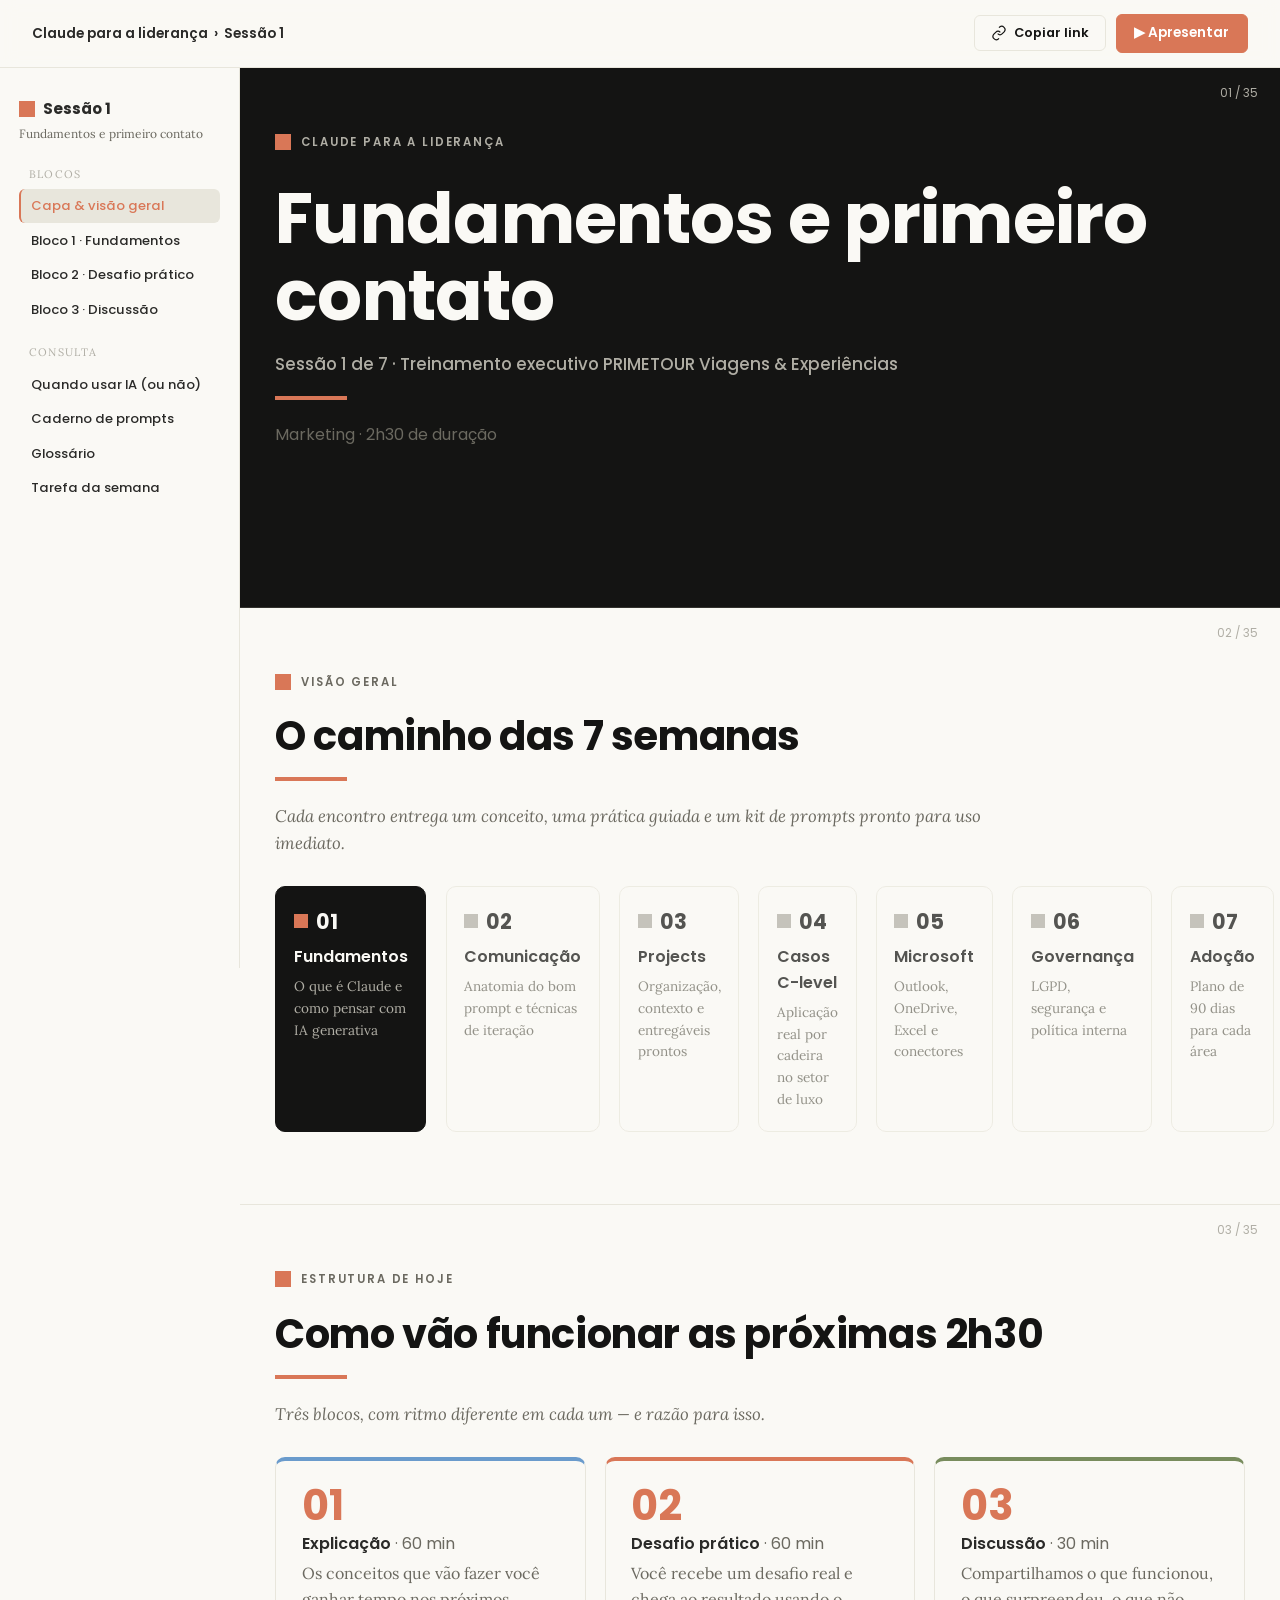
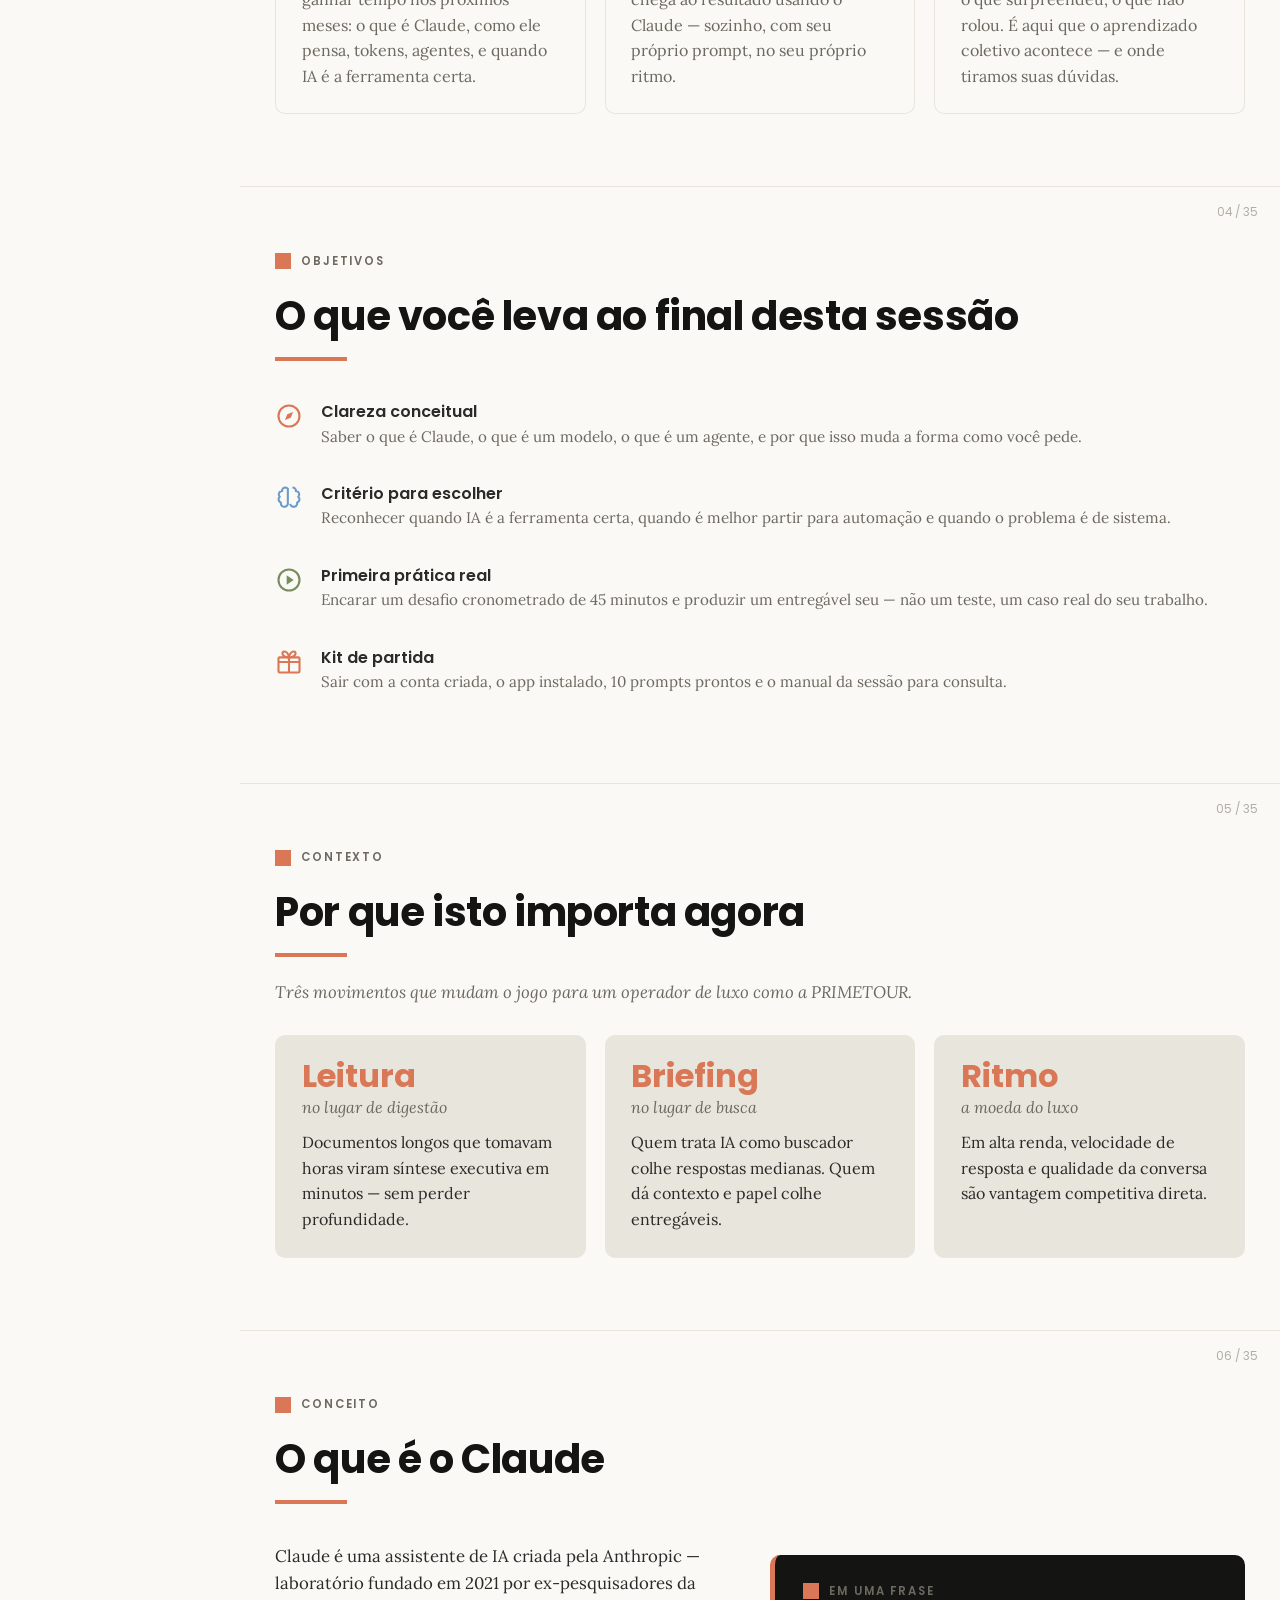
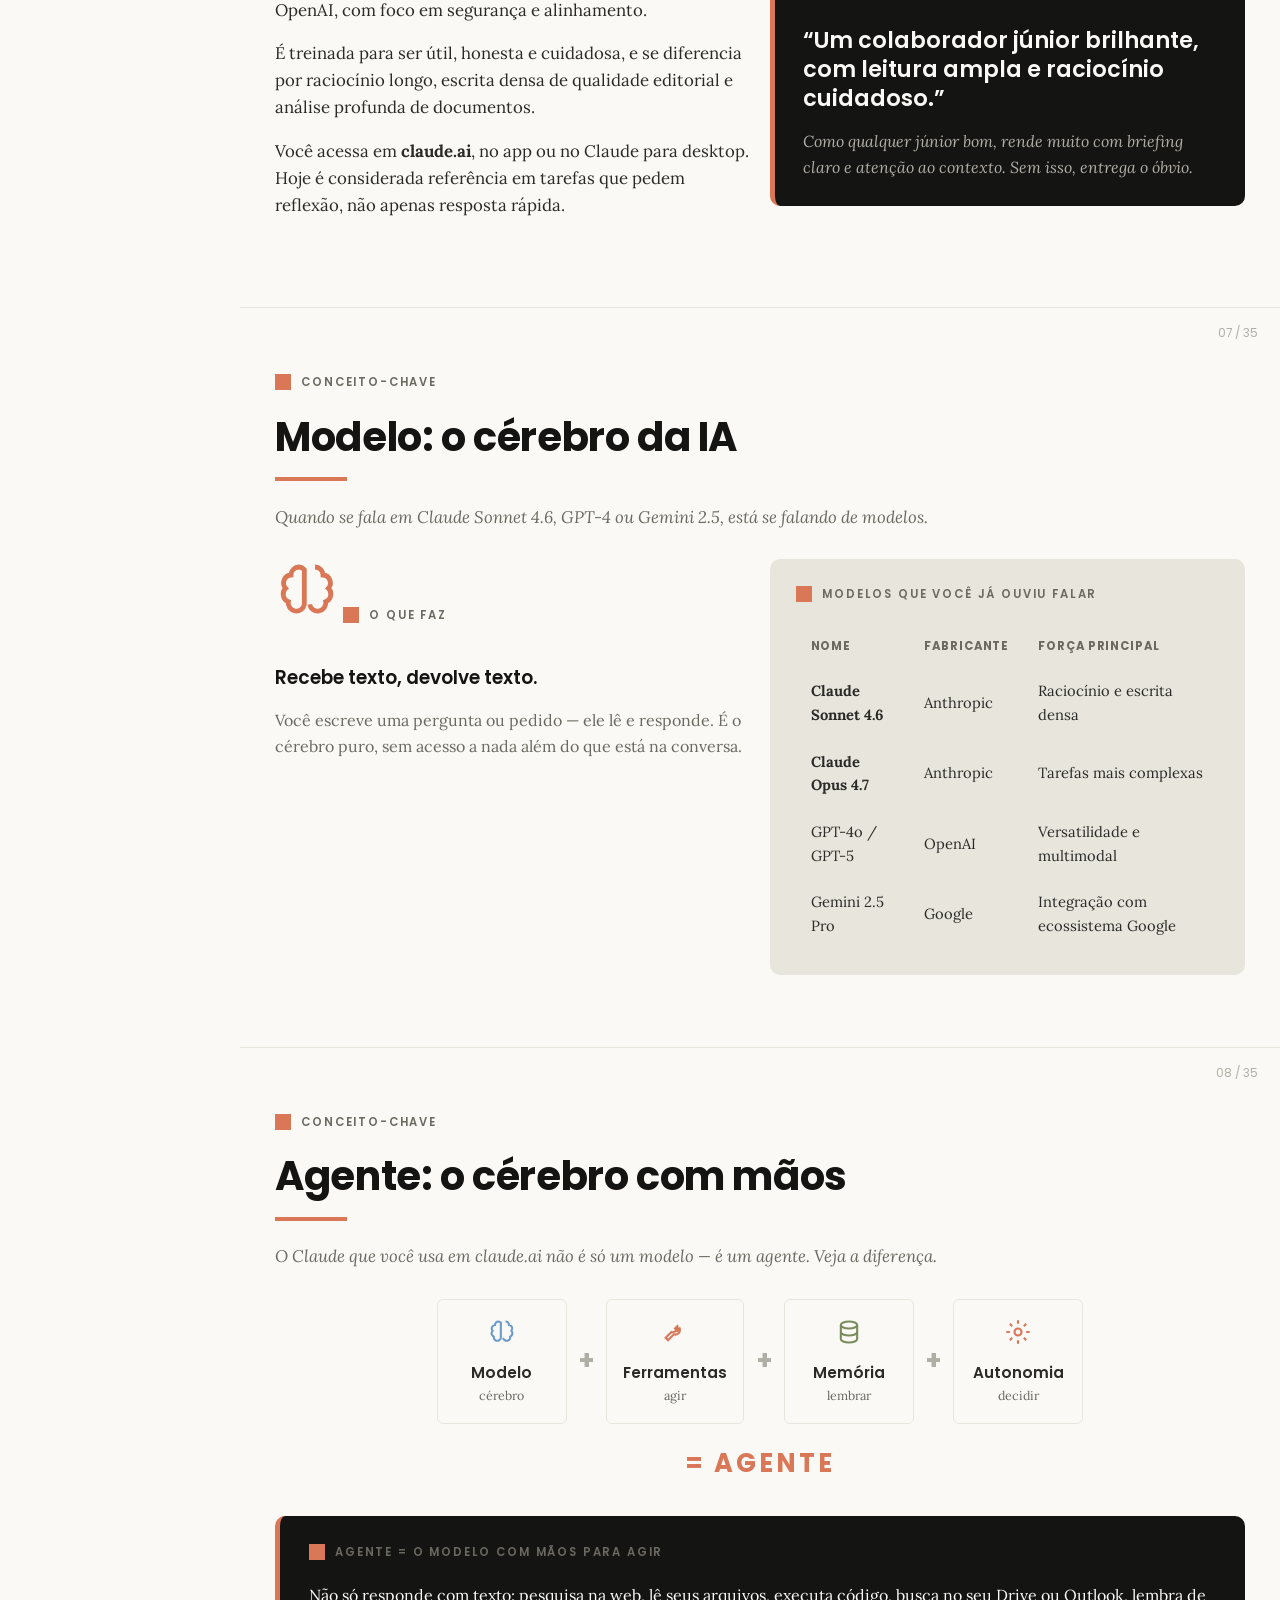
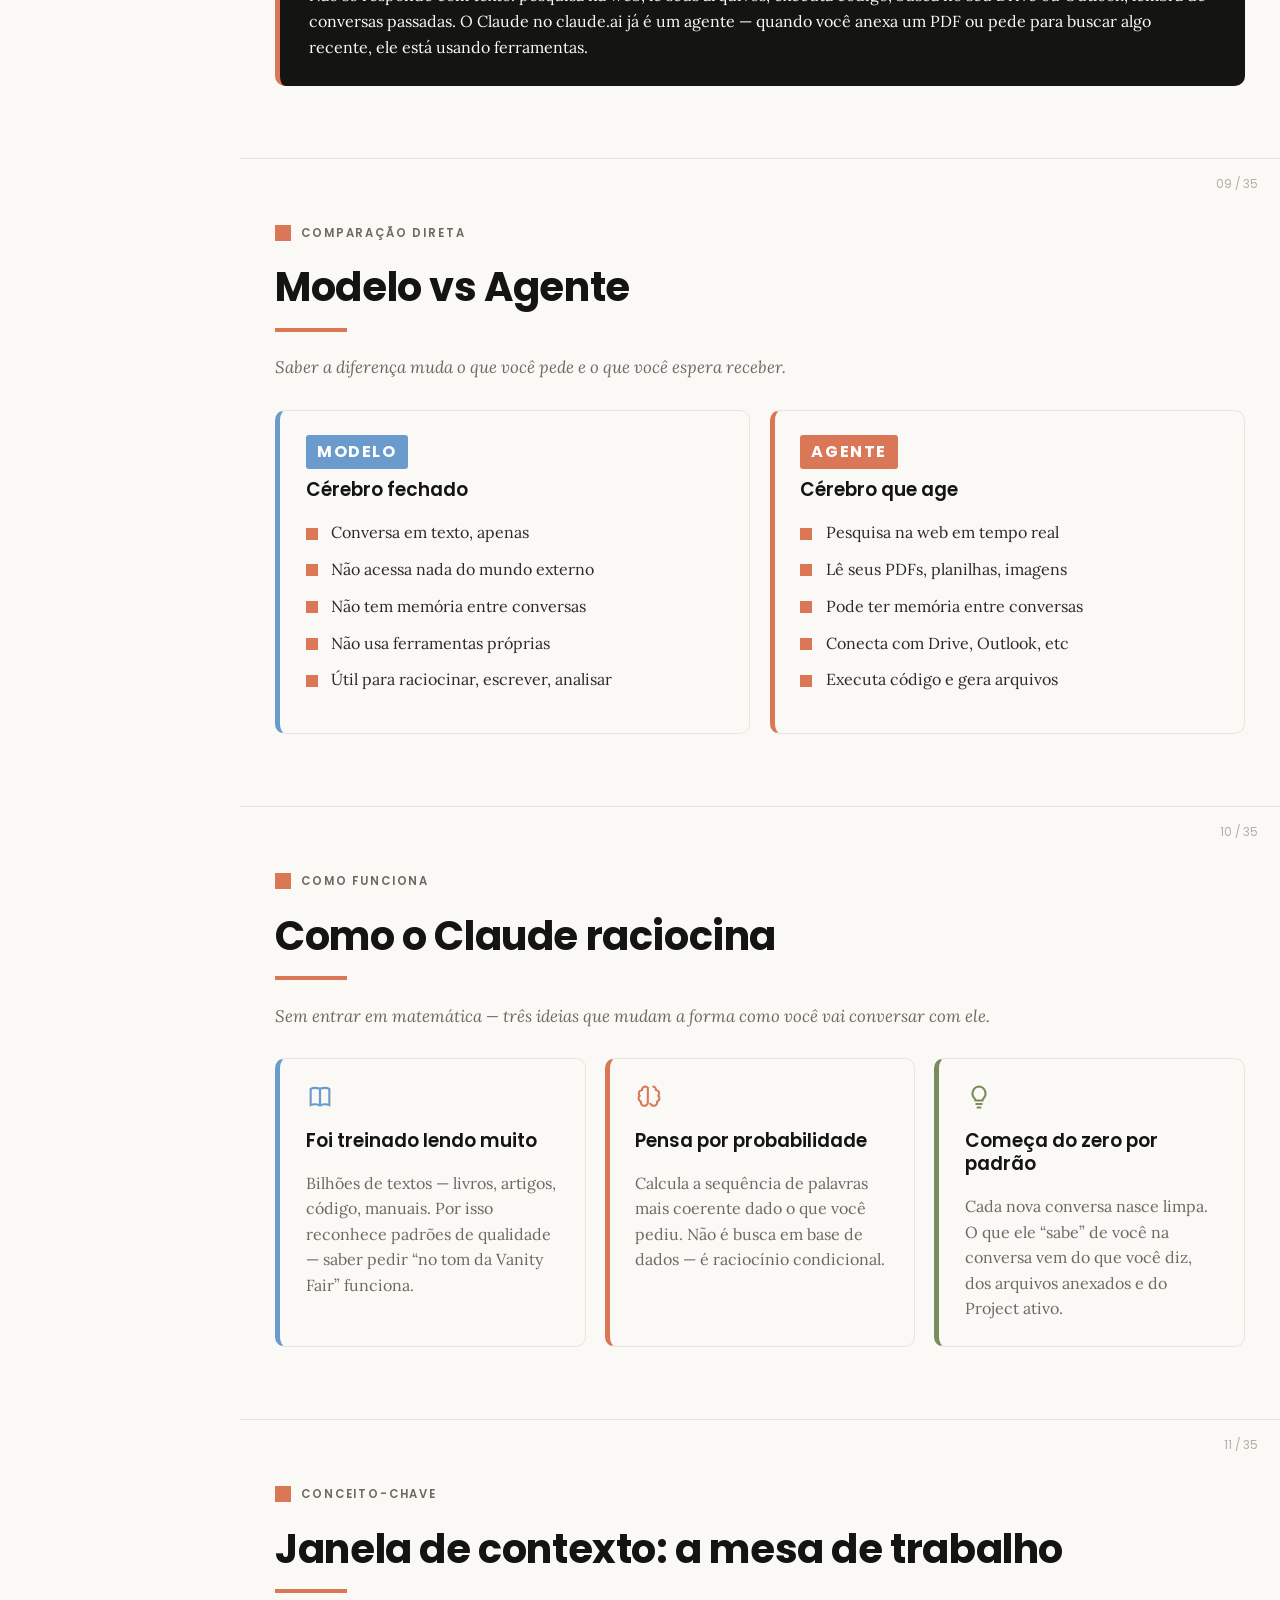
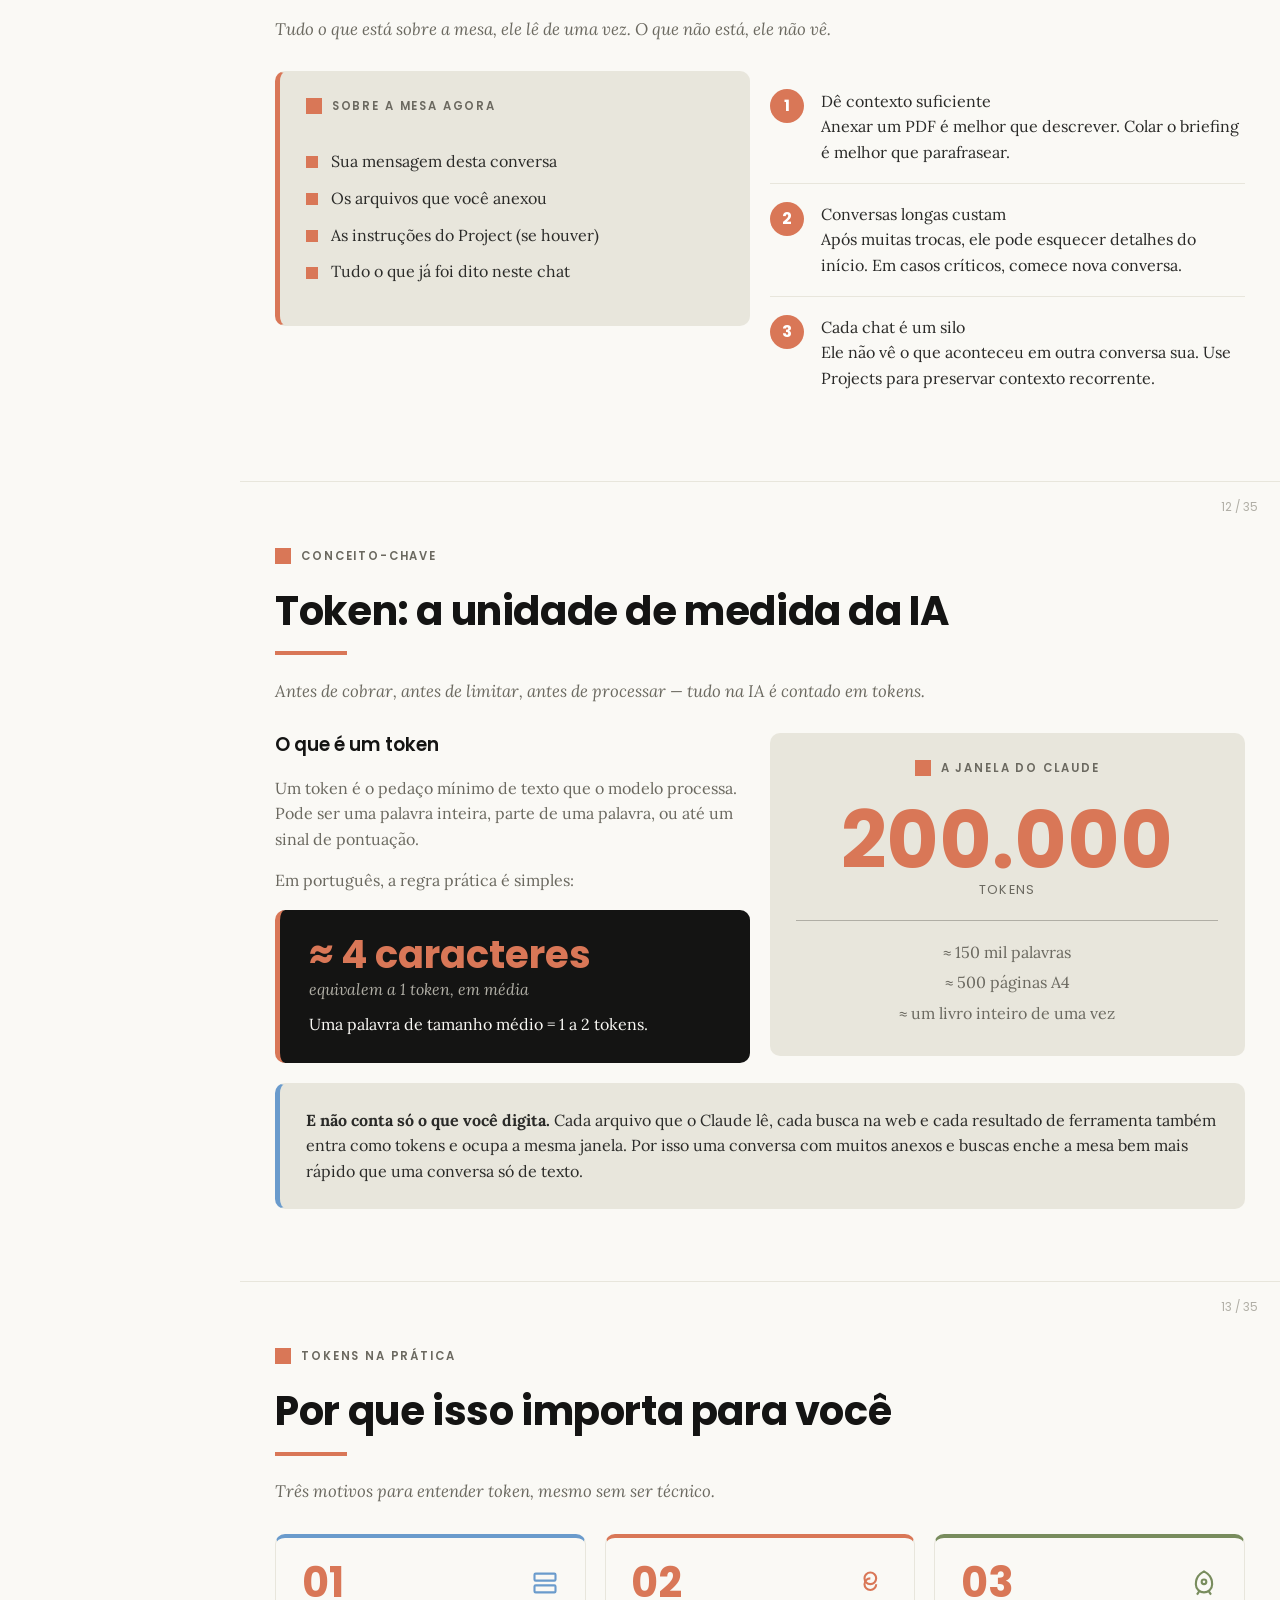
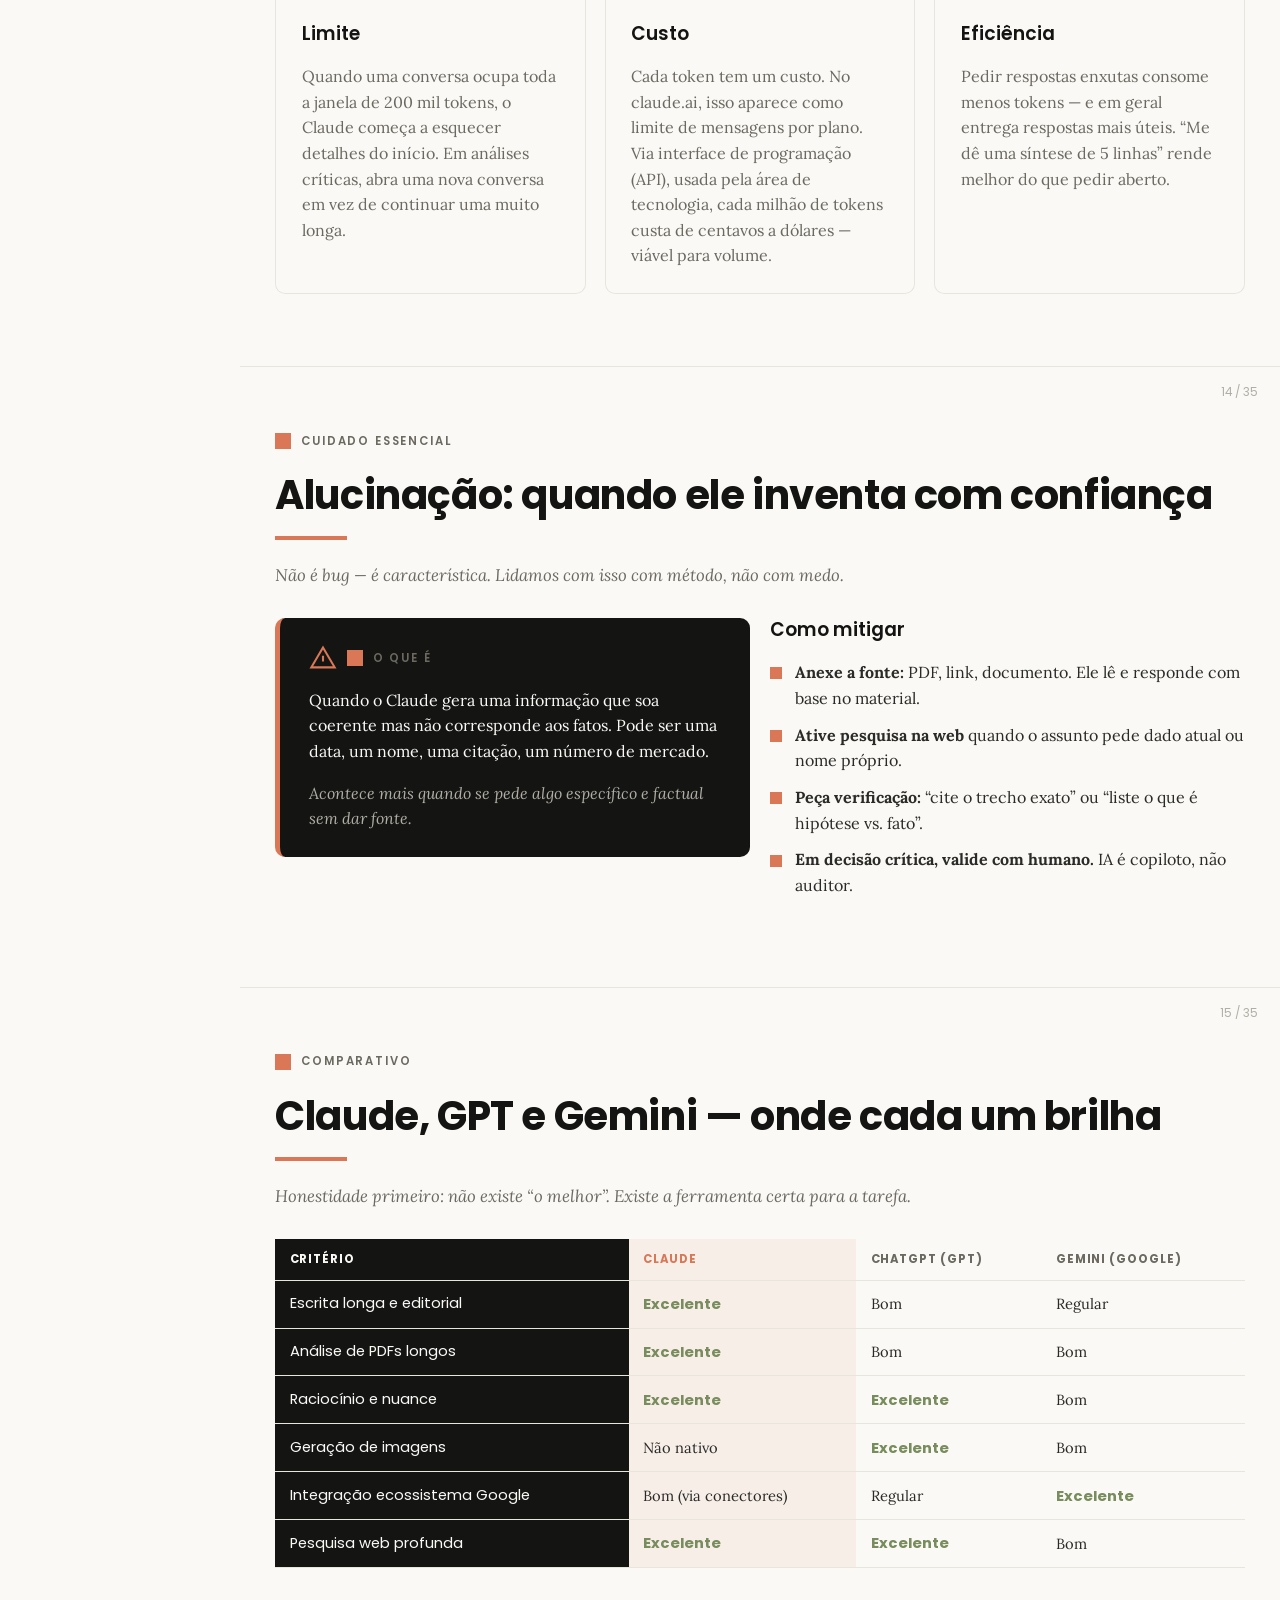
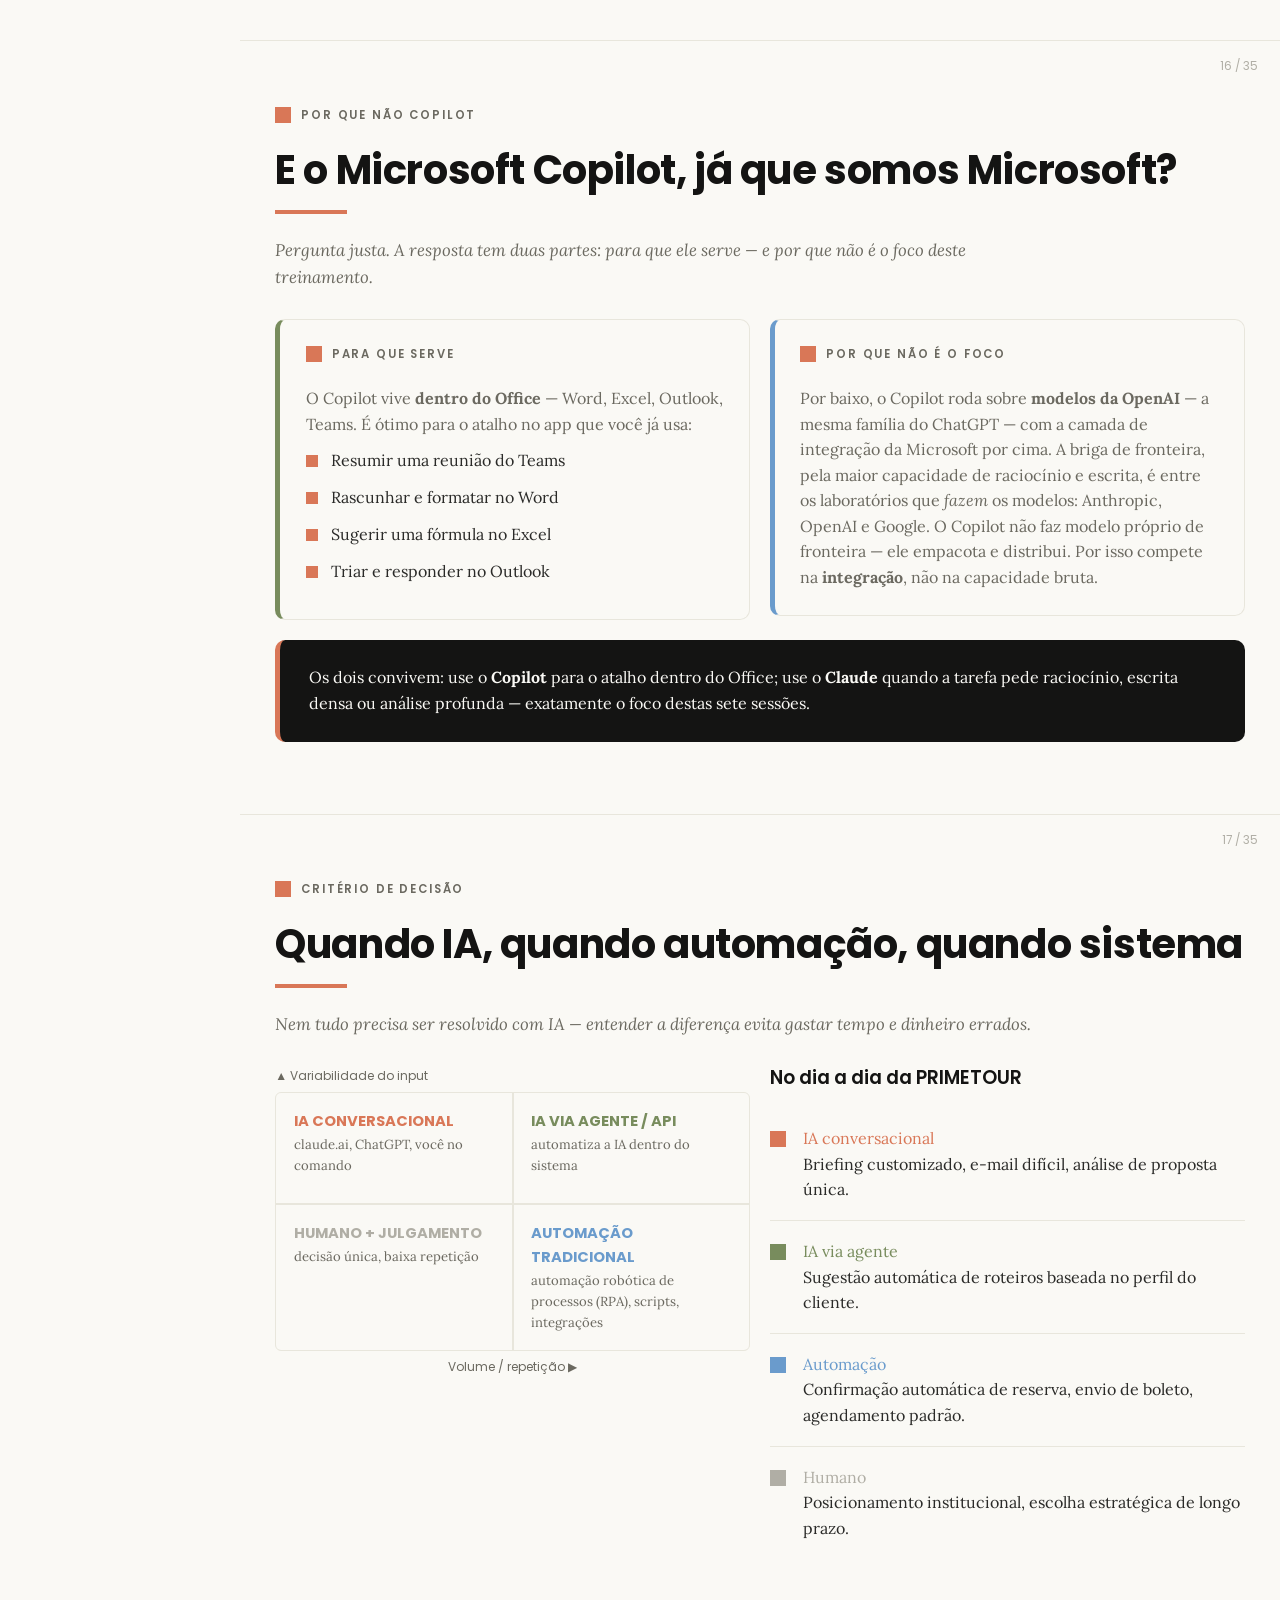
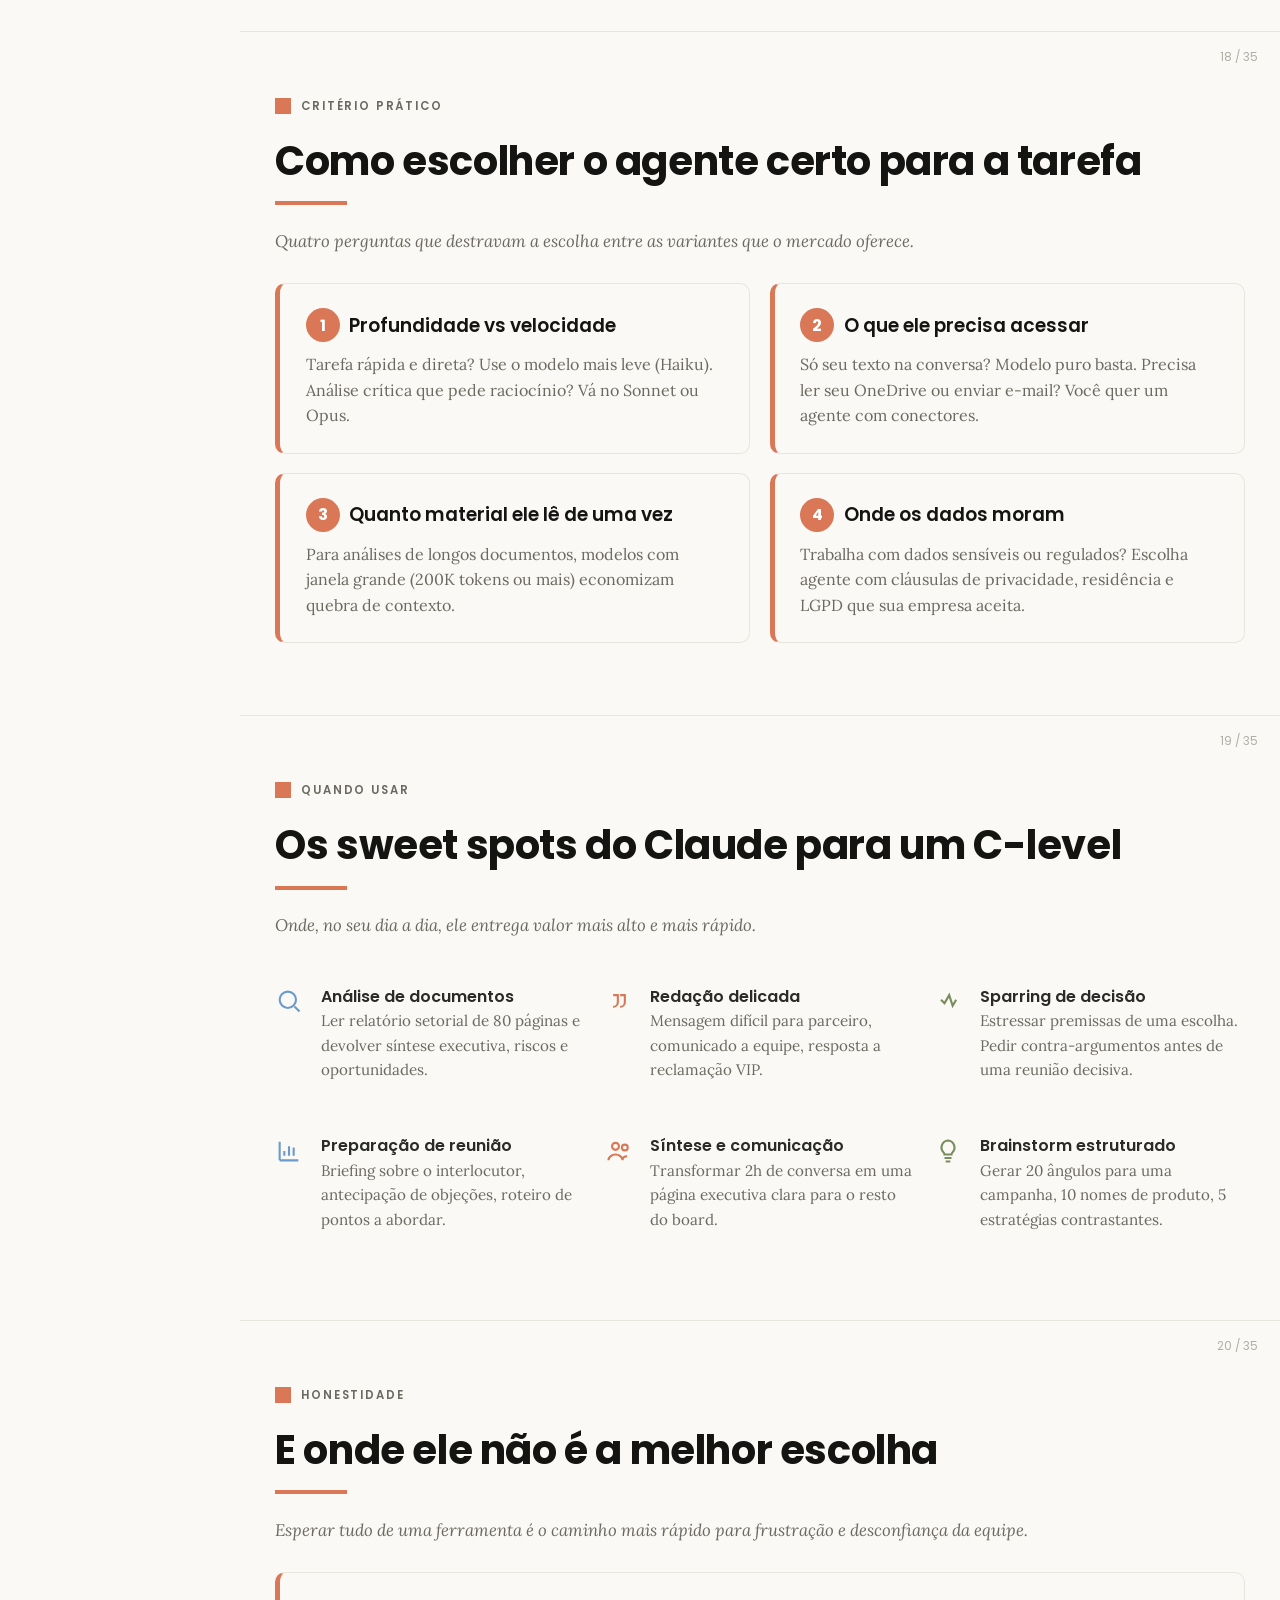
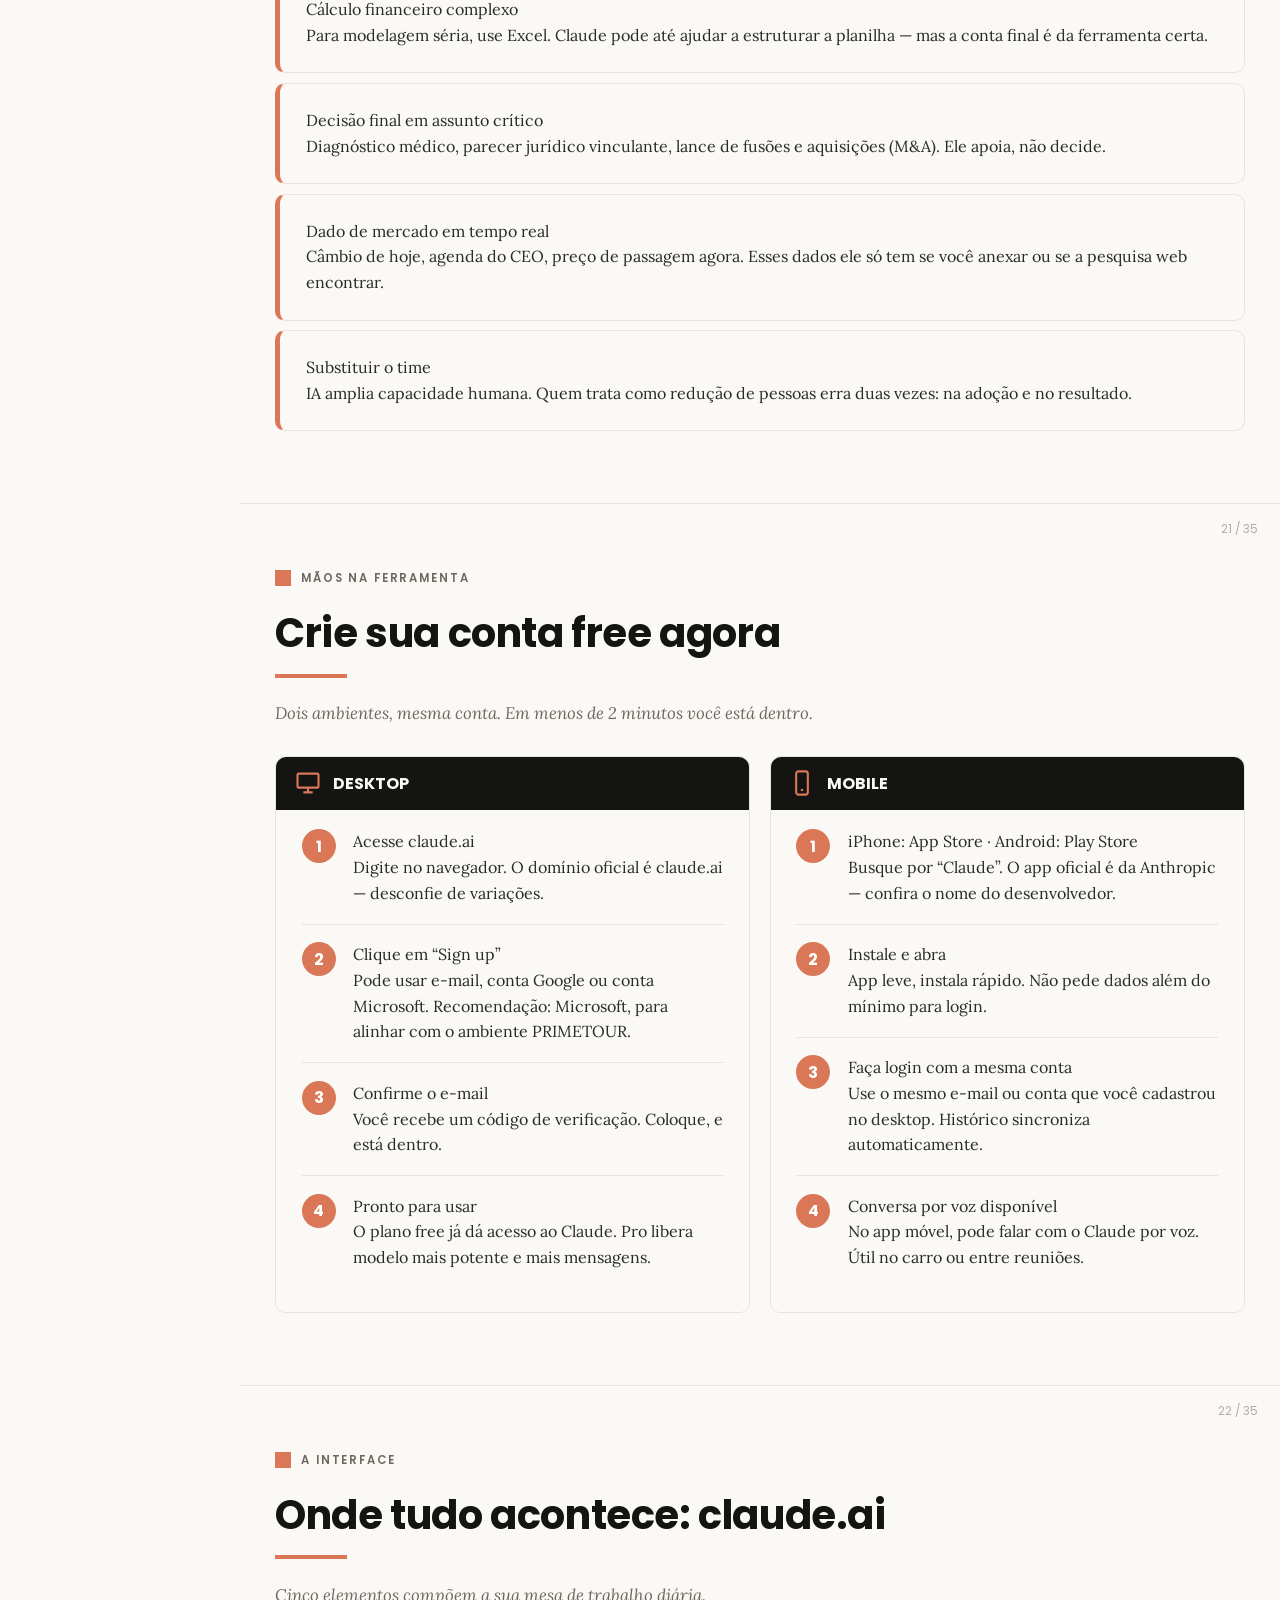
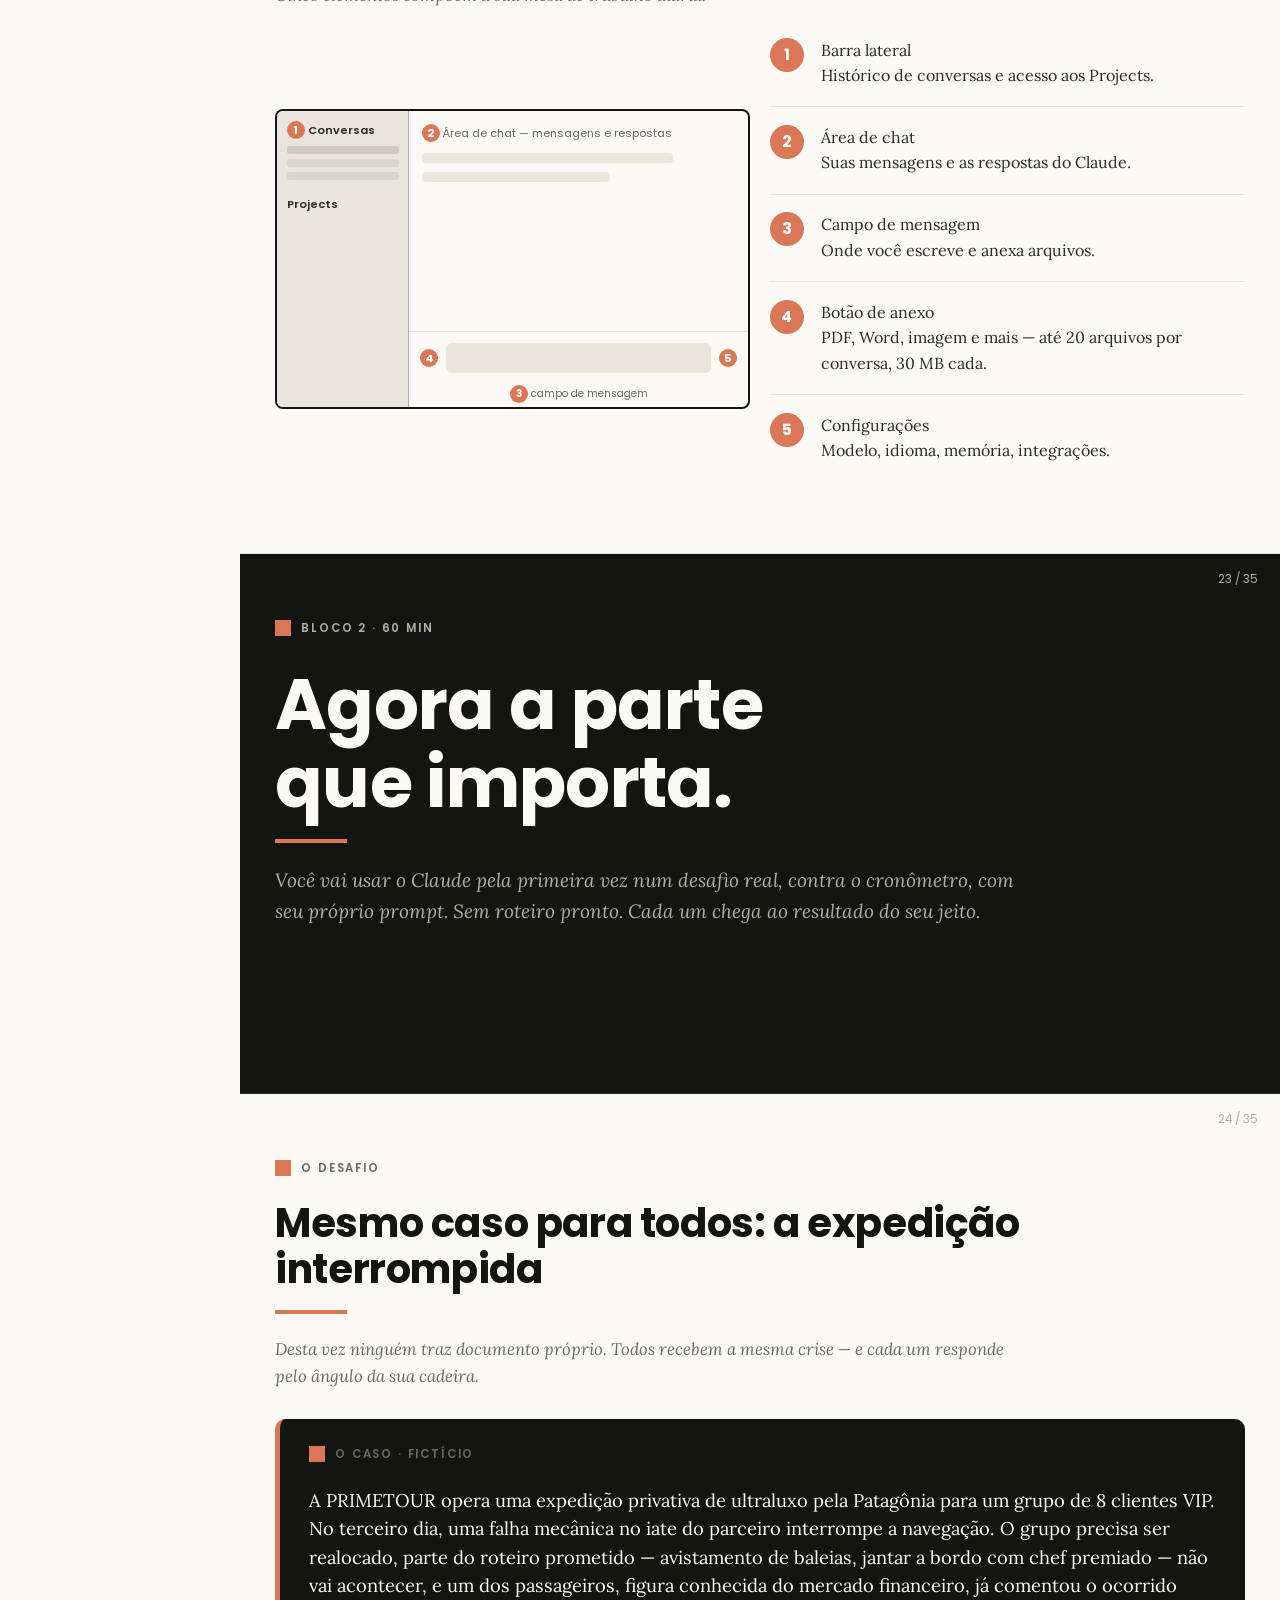
<file: sessao-01/index.html>
<!DOCTYPE html>
<html lang="pt-BR">
<head>
<meta charset="UTF-8">
<meta name="viewport" content="width=device-width, initial-scale=1.0">
<title>Sessão 1 · Fundamentos e primeiro contato — Claude para a liderança PRIMETOUR</title>
<meta name="description" content="Sessão 1 do treinamento executivo de Claude para a liderança da PRIMETOUR: fundamentos, modelos, agentes, tokens e primeiro contato prático.">
<link rel="stylesheet" href="../assets/claude.css">
</head>
<body>

<!-- ============ CONTROLES FIXOS DO MODO APRESENTAÇÃO ============ -->
<div class="present-zone prev" data-action="present-prev" title="Slide anterior"></div>
<div class="present-zone next" data-action="present-next" title="Próximo slide"></div>
<div class="present-ctrl left">
  <button data-action="present-prev" aria-label="Anterior">‹</button>
</div>
<div class="present-ctrl right">
  <button data-action="present-next" aria-label="Próximo">›</button>
  <button data-action="present-exit" aria-label="Sair (ESC)">✕</button>
</div>
<div class="present-progress" aria-hidden="true">
  <span class="on"></span><span></span><span></span><span></span><span></span><span></span><span></span>
</div>

<!-- ============ TOPBAR ============ -->
<header class="topbar non-slide">
  <div class="crumb"><span>Claude para a liderança</span> &nbsp;›&nbsp; Sessão 1</div>
  <div class="flex gap-s items-center"><button class="btn-tool" onclick="copyLink(this)" title="Copiar o link desta sessão"><svg class="ico-sm" viewBox="0 0 24 24" fill="none" stroke="currentColor" stroke-width="1.8"><path d="M10 13a5 5 0 0 0 7 0l3-3a5 5 0 0 0-7-7l-1 1M14 11a5 5 0 0 0-7 0l-3 3a5 5 0 0 0 7 7l1-1"/></svg> <span class="tool-label">Copiar link</span></button><button class="btn btn-orange" data-action="present">▶ Apresentar</button></div>
</header>

<div class="session-layout">

  <!-- ============ SUMÁRIO LATERAL ============ -->
  <nav class="session-nav non-slide" aria-label="Sumário da sessão">
    <div class="nav-brand"><span class="brand-square"></span> Sessão 1</div>
    <div class="nav-sub">Fundamentos e primeiro contato</div>

    <div class="nav-section">Blocos</div>
    <a href="#capa">Capa &amp; visão geral</a>
    <a href="#bloco1">Bloco 1 · Fundamentos</a>
    <a href="#bloco2">Bloco 2 · Desafio prático</a>
    <a href="#bloco3">Bloco 3 · Discussão</a>

    <div class="nav-section">Consulta</div>
    <a href="#quando-usar">Quando usar IA (ou não)</a>
    <a href="#caderno">Caderno de prompts</a>
    <a href="#glossario">Glossário</a>
    <a href="#tarefa">Tarefa da semana</a>
  </nav>

  <!-- ============ CONTEÚDO PRINCIPAL ============ -->
  <main class="session-main">
  <div class="slides-wrap">

  <!-- ====== SLIDE 1 — CAPA ====== -->
  <section class="slide slide-dark" id="capa">
    <span class="slide-num">01 / 35</span>
    <div class="slide-inner">
      <div class="section-tag">Claude para a liderança</div>
      <h1 class="cover-title">Fundamentos e primeiro contato</h1>
      <p class="cover-sub">Sessão 1 de 7 · Treinamento executivo PRIMETOUR Viagens &amp; Experiências</p>
      <hr class="accent-bar">
      <p class="muted" style="font-family:var(--font-head)">Marketing · 2h30 de duração</p>
    </div>
  </section>

  <!-- ====== SLIDE 2 — MAPA DAS 7 SESSÕES ====== -->
  <section class="slide" id="bloco1">
    <span class="slide-num">02 / 35</span>
    <div class="slide-inner">
      <div class="section-tag">Visão geral</div>
      <h2>O caminho das 7 semanas</h2>
      <hr class="accent-bar">
      <p class="lead">Cada encontro entrega um conceito, uma prática guiada e um kit de prompts pronto para uso imediato.</p>
      <div class="grid grid-7">
        <div class="session-card current"><div class="sc-num">01</div><div class="sc-title">Fundamentos</div><div class="sc-desc">O que é Claude e como pensar com IA generativa</div></div>
        <div class="session-card soon"><div class="sc-num">02</div><div class="sc-title">Comunicação</div><div class="sc-desc">Anatomia do bom prompt e técnicas de iteração</div></div>
        <div class="session-card soon"><div class="sc-num">03</div><div class="sc-title">Projects</div><div class="sc-desc">Organização, contexto e entregáveis prontos</div></div>
        <div class="session-card soon"><div class="sc-num">04</div><div class="sc-title">Casos C-level</div><div class="sc-desc">Aplicação real por cadeira no setor de luxo</div></div>
        <div class="session-card soon"><div class="sc-num">05</div><div class="sc-title">Microsoft</div><div class="sc-desc">Outlook, OneDrive, Excel e conectores</div></div>
        <div class="session-card soon"><div class="sc-num">06</div><div class="sc-title">Governança</div><div class="sc-desc">LGPD, segurança e política interna</div></div>
        <div class="session-card soon"><div class="sc-num">07</div><div class="sc-title">Adoção</div><div class="sc-desc">Plano de 90 dias para cada área</div></div>
      </div>
    </div>
  </section>

  <!-- ====== SLIDE 3 — ESTRUTURA DE HOJE ====== -->
  <section class="slide">
    <span class="slide-num">03 / 35</span>
    <div class="slide-inner">
      <div class="section-tag">Estrutura de hoje</div>
      <h2>Como vão funcionar as próximas 2h30</h2>
      <hr class="accent-bar">
      <p class="lead">Três blocos, com ritmo diferente em cada um — e razão para isso.</p>
      <div class="grid grid-3">
        <div class="card top-blue">
          <div class="num-big t-blue">01</div>
          <div style="font-family:var(--font-head);font-weight:600;margin:.3rem 0">Explicação <span class="muted" style="font-weight:400">· 60 min</span></div>
          <p class="muted" style="margin:0">Os conceitos que vão fazer você ganhar tempo nos próximos meses: o que é Claude, como ele pensa, tokens, agentes, e quando IA é a ferramenta certa.</p>
        </div>
        <div class="card top-orange">
          <div class="num-big t-orange">02</div>
          <div style="font-family:var(--font-head);font-weight:600;margin:.3rem 0">Desafio prático <span class="muted" style="font-weight:400">· 60 min</span></div>
          <p class="muted" style="margin:0">Você recebe um desafio real e chega ao resultado usando o Claude — sozinho, com seu próprio prompt, no seu próprio ritmo.</p>
        </div>
        <div class="card top-green">
          <div class="num-big t-green">03</div>
          <div style="font-family:var(--font-head);font-weight:600;margin:.3rem 0">Discussão <span class="muted" style="font-weight:400">· 30 min</span></div>
          <p class="muted" style="margin:0">Compartilhamos o que funcionou, o que surpreendeu, o que não rolou. É aqui que o aprendizado coletivo acontece — e onde tiramos suas dúvidas.</p>
        </div>
      </div>
    </div>
  </section>

  <!-- ====== SLIDE 4 — OBJETIVOS ====== -->
  <section class="slide">
    <span class="slide-num">04 / 35</span>
    <div class="slide-inner">
      <div class="section-tag">Objetivos</div>
      <h2>O que você leva ao final desta sessão</h2>
      <hr class="accent-bar">
      <div class="mt-2">
        <div class="feature-row">
          <svg class="ico" viewBox="0 0 24 24"><circle cx="12" cy="12" r="9"/><polygon points="15.5 8.5 10.5 10.5 8.5 15.5 13.5 13.5" fill="currentColor" stroke="none"/></svg>
          <div><div class="ft-title">Clareza conceitual</div><div class="ft-desc">Saber o que é Claude, o que é um modelo, o que é um agente, e por que isso muda a forma como você pede.</div></div>
        </div>
        <div class="feature-row">
          <svg class="ico" style="color:var(--claude-blue)" viewBox="0 0 24 24"><path d="M9 3a3 3 0 0 0-3 3 3 3 0 0 0-2 5 3 3 0 0 0 1 5 3 3 0 0 0 6 1V4a3 3 0 0 0-2-1Z"/><path d="M15 3a3 3 0 0 1 3 3 3 3 0 0 1 2 5 3 3 0 0 1-1 5 3 3 0 0 1-6 1"/></svg>
          <div><div class="ft-title">Critério para escolher</div><div class="ft-desc">Reconhecer quando IA é a ferramenta certa, quando é melhor partir para automação e quando o problema é de sistema.</div></div>
        </div>
        <div class="feature-row">
          <svg class="ico" style="color:var(--claude-green)" viewBox="0 0 24 24"><circle cx="12" cy="12" r="9"/><polygon points="10 8 16 12 10 16" fill="currentColor" stroke="none"/></svg>
          <div><div class="ft-title">Primeira prática real</div><div class="ft-desc">Encarar um desafio cronometrado de 45 minutos e produzir um entregável seu — não um teste, um caso real do seu trabalho.</div></div>
        </div>
        <div class="feature-row">
          <svg class="ico" viewBox="0 0 24 24"><rect x="3" y="8" width="18" height="13" rx="1"/><path d="M3 12h18M12 8v13M12 8s-1-5-4-5-2 5 4 5Zm0 0s1-5 4-5 2 5-4 5Z"/></svg>
          <div><div class="ft-title">Kit de partida</div><div class="ft-desc">Sair com a conta criada, o app instalado, 10 prompts prontos e o manual da sessão para consulta.</div></div>
        </div>
      </div>
    </div>
  </section>

  <!-- ====== SLIDE 5 — POR QUE IMPORTA AGORA ====== -->
  <section class="slide">
    <span class="slide-num">05 / 35</span>
    <div class="slide-inner">
      <div class="section-tag">Contexto</div>
      <h2>Por que isto importa agora</h2>
      <hr class="accent-bar">
      <p class="lead">Três movimentos que mudam o jogo para um operador de luxo como a PRIMETOUR.</p>
      <div class="grid grid-3">
        <div class="card card-soft">
          <div class="num-big t-orange" style="font-size:2rem">Leitura</div>
          <p class="italic muted" style="margin:.2rem 0 .6rem">no lugar de digestão</p>
          <p style="margin:0">Documentos longos que tomavam horas viram síntese executiva em minutos — sem perder profundidade.</p>
        </div>
        <div class="card card-soft">
          <div class="num-big t-orange" style="font-size:2rem">Briefing</div>
          <p class="italic muted" style="margin:.2rem 0 .6rem">no lugar de busca</p>
          <p style="margin:0">Quem trata IA como buscador colhe respostas medianas. Quem dá contexto e papel colhe entregáveis.</p>
        </div>
        <div class="card card-soft">
          <div class="num-big t-orange" style="font-size:2rem">Ritmo</div>
          <p class="italic muted" style="margin:.2rem 0 .6rem">a moeda do luxo</p>
          <p style="margin:0">Em alta renda, velocidade de resposta e qualidade da conversa são vantagem competitiva direta.</p>
        </div>
      </div>
    </div>
  </section>

  <!-- ====== SLIDE 6 — O QUE É CLAUDE ====== -->
  <section class="slide">
    <span class="slide-num">06 / 35</span>
    <div class="slide-inner">
      <div class="section-tag">Conceito</div>
      <h2>O que é o Claude</h2>
      <hr class="accent-bar">
      <div class="grid grid-2" style="align-items:center">
        <div class="serif" style="font-size:1.05rem">
          <p>Claude é uma assistente de IA criada pela Anthropic — laboratório fundado em 2021 por ex-pesquisadores da OpenAI, com foco em segurança e alinhamento.</p>
          <p>É treinada para ser útil, honesta e cuidadosa, e se diferencia por raciocínio longo, escrita densa de qualidade editorial e análise profunda de documentos.</p>
          <p>Você acessa em <strong>claude.ai</strong>, no app ou no Claude para desktop. Hoje é considerada referência em tarefas que pedem reflexão, não apenas resposta rápida.</p>
        </div>
        <div class="card-dark side-orange">
          <div class="section-tag">Em uma frase</div>
          <p style="font-family:var(--font-head);font-weight:600;font-size:1.4rem;line-height:1.3;margin:.2rem 0 1rem">“Um colaborador júnior brilhante, com leitura ampla e raciocínio cuidadoso.”</p>
          <p class="italic" style="color:var(--claude-mid-gray);margin:0">Como qualquer júnior bom, rende muito com briefing claro e atenção ao contexto. Sem isso, entrega o óbvio.</p>
        </div>
      </div>
    </div>
  </section>

  <!-- ====== SLIDE 7 — MODELO ====== -->
  <section class="slide">
    <span class="slide-num">07 / 35</span>
    <div class="slide-inner">
      <div class="section-tag">Conceito-chave</div>
      <h2>Modelo: o cérebro da IA</h2>
      <hr class="accent-bar">
      <p class="lead">Quando se fala em Claude Sonnet 4.6, GPT-4 ou Gemini 2.5, está se falando de modelos.</p>
      <div class="grid grid-2" style="align-items:start">
        <div>
          <svg class="ico ico-lg t-orange" viewBox="0 0 24 24"><path d="M9 3a3 3 0 0 0-3 3 3 3 0 0 0-2 5 3 3 0 0 0 1 5 3 3 0 0 0 6 1V4a3 3 0 0 0-2-1Z"/><path d="M15 3a3 3 0 0 1 3 3 3 3 0 0 1 2 5 3 3 0 0 1-1 5 3 3 0 0 1-6 1"/></svg>
          <div class="section-tag mt-2">O que faz</div>
          <h3>Recebe texto, devolve texto.</h3>
          <p class="muted">Você escreve uma pergunta ou pedido — ele lê e responde. É o cérebro puro, sem acesso a nada além do que está na conversa.</p>
        </div>
        <div class="card card-soft">
          <div class="section-tag">Modelos que você já ouviu falar</div>
          <table class="tbl">
            <thead><tr><th>Nome</th><th>Fabricante</th><th>Força principal</th></tr></thead>
            <tbody>
              <tr><td><strong>Claude Sonnet 4.6</strong></td><td>Anthropic</td><td>Raciocínio e escrita densa</td></tr>
              <tr><td><strong>Claude Opus 4.7</strong></td><td>Anthropic</td><td>Tarefas mais complexas</td></tr>
              <tr><td>GPT-4o / GPT-5</td><td>OpenAI</td><td>Versatilidade e multimodal</td></tr>
              <tr><td>Gemini 2.5 Pro</td><td>Google</td><td>Integração com ecossistema Google</td></tr>
            </tbody>
          </table>
        </div>
      </div>
    </div>
  </section>

  <!-- ====== SLIDE 8 — AGENTE ====== -->
  <section class="slide">
    <span class="slide-num">08 / 35</span>
    <div class="slide-inner">
      <div class="section-tag">Conceito-chave</div>
      <h2>Agente: o cérebro com mãos</h2>
      <hr class="accent-bar">
      <p class="lead">O Claude que você usa em claude.ai não é só um modelo — é um agente. Veja a diferença.</p>
      <div class="equation mt-2">
        <div class="eq-box">
          <svg class="ico t-blue" viewBox="0 0 24 24"><path d="M9 3a3 3 0 0 0-3 3 3 3 0 0 0-2 5 3 3 0 0 0 1 5 3 3 0 0 0 6 1V4a3 3 0 0 0-2-1Z"/><path d="M15 3a3 3 0 0 1 3 3 3 3 0 0 1 2 5 3 3 0 0 1-1 5 3 3 0 0 1-6 1"/></svg>
          <div class="eq-label">Modelo</div><div class="muted" style="font-size:.78rem">cérebro</div>
        </div>
        <div class="eq-plus">+</div>
        <div class="eq-box">
          <svg class="ico t-orange" viewBox="0 0 24 24"><path d="M14 7a4 4 0 0 1-5 5l-5 5 2 2 5-5a4 4 0 0 0 5-5l-2 2-2-2 2-2Z"/></svg>
          <div class="eq-label">Ferramentas</div><div class="muted" style="font-size:.78rem">agir</div>
        </div>
        <div class="eq-plus">+</div>
        <div class="eq-box">
          <svg class="ico t-green" viewBox="0 0 24 24"><ellipse cx="12" cy="6" rx="7" ry="3"/><path d="M5 6v6c0 1.7 3.1 3 7 3s7-1.3 7-3V6M5 12v6c0 1.7 3.1 3 7 3s7-1.3 7-3v-6"/></svg>
          <div class="eq-label">Memória</div><div class="muted" style="font-size:.78rem">lembrar</div>
        </div>
        <div class="eq-plus">+</div>
        <div class="eq-box">
          <svg class="ico t-orange" viewBox="0 0 24 24"><circle cx="12" cy="12" r="3"/><path d="M12 2v3M12 19v3M2 12h3M19 12h3M5 5l2 2M17 17l2 2M19 5l-2 2M7 17l-2 2"/></svg>
          <div class="eq-label">Autonomia</div><div class="muted" style="font-size:.78rem">decidir</div>
        </div>
      </div>
      <div class="eq-result">= AGENTE</div>
      <div class="card-dark side-orange mt-3">
        <div class="section-tag">Agente = o modelo com mãos para agir</div>
        <p style="margin:0;color:var(--claude-light)">Não só responde com texto: pesquisa na web, lê seus arquivos, executa código, busca no seu Drive ou Outlook, lembra de conversas passadas. O Claude no claude.ai já é um agente — quando você anexa um PDF ou pede para buscar algo recente, ele está usando ferramentas.</p>
      </div>
    </div>
  </section>

  <!-- ====== SLIDE 9 — MODELO VS AGENTE ====== -->
  <section class="slide">
    <span class="slide-num">09 / 35</span>
    <div class="slide-inner">
      <div class="section-tag">Comparação direta</div>
      <h2>Modelo vs Agente</h2>
      <hr class="accent-bar">
      <p class="lead">Saber a diferença muda o que você pede e o que você espera receber.</p>
      <div class="grid grid-2">
        <div class="card side-blue">
          <div style="font-family:var(--font-head);font-weight:700;letter-spacing:.1em;color:var(--claude-orange);background:var(--claude-blue);display:inline-block;padding:.25rem .7rem;border-radius:3px;color:#fff">MODELO</div>
          <h3 class="mt-1">Cérebro fechado</h3>
          <ul class="sq-list">
            <li>Conversa em texto, apenas</li>
            <li>Não acessa nada do mundo externo</li>
            <li>Não tem memória entre conversas</li>
            <li>Não usa ferramentas próprias</li>
            <li>Útil para raciocinar, escrever, analisar</li>
          </ul>
        </div>
        <div class="card side-orange">
          <div style="font-family:var(--font-head);font-weight:700;letter-spacing:.1em;background:var(--claude-orange);display:inline-block;padding:.25rem .7rem;border-radius:3px;color:#fff">AGENTE</div>
          <h3 class="mt-1">Cérebro que age</h3>
          <ul class="sq-list">
            <li>Pesquisa na web em tempo real</li>
            <li>Lê seus PDFs, planilhas, imagens</li>
            <li>Pode ter memória entre conversas</li>
            <li>Conecta com Drive, Outlook, etc</li>
            <li>Executa código e gera arquivos</li>
          </ul>
        </div>
      </div>
    </div>
  </section>

  <!-- ====== SLIDE 10 — COMO RACIOCINA ====== -->
  <section class="slide">
    <span class="slide-num">10 / 35</span>
    <div class="slide-inner">
      <div class="section-tag">Como funciona</div>
      <h2>Como o Claude raciocina</h2>
      <hr class="accent-bar">
      <p class="lead">Sem entrar em matemática — três ideias que mudam a forma como você vai conversar com ele.</p>
      <div class="grid grid-3">
        <div class="card side-blue">
          <svg class="ico t-blue" viewBox="0 0 24 24"><path d="M4 5c2-1 5-1 8 0v14c-3-1-6-1-8 0V5Z"/><path d="M20 5c-2-1-5-1-8 0v14c3-1 6-1 8 0V5Z"/></svg>
          <h3 class="mt-1">Foi treinado lendo muito</h3>
          <p class="muted" style="margin:0">Bilhões de textos — livros, artigos, código, manuais. Por isso reconhece padrões de qualidade — saber pedir “no tom da Vanity Fair” funciona.</p>
        </div>
        <div class="card side-orange">
          <svg class="ico t-orange" viewBox="0 0 24 24"><path d="M9 3a3 3 0 0 0-3 3 3 3 0 0 0-2 5 3 3 0 0 0 1 5 3 3 0 0 0 6 1V4a3 3 0 0 0-2-1Z"/><path d="M15 3a3 3 0 0 1 3 3 3 3 0 0 1 2 5 3 3 0 0 1-1 5 3 3 0 0 1-6 1"/></svg>
          <h3 class="mt-1">Pensa por probabilidade</h3>
          <p class="muted" style="margin:0">Calcula a sequência de palavras mais coerente dado o que você pediu. Não é busca em base de dados — é raciocínio condicional.</p>
        </div>
        <div class="card side-green">
          <svg class="ico t-green" viewBox="0 0 24 24"><path d="M9 18h6M10 21h4M12 3a6 6 0 0 0-4 10c.8.8 1 1.5 1 2h6c0-.5.2-1.2 1-2a6 6 0 0 0-4-10Z"/></svg>
          <h3 class="mt-1">Começa do zero por padrão</h3>
          <p class="muted" style="margin:0">Cada nova conversa nasce limpa. O que ele “sabe” de você na conversa vem do que você diz, dos arquivos anexados e do Project ativo.</p>
        </div>
      </div>
    </div>
  </section>

  <!-- ====== SLIDE 11 — JANELA DE CONTEXTO ====== -->
  <section class="slide">
    <span class="slide-num">11 / 35</span>
    <div class="slide-inner">
      <div class="section-tag">Conceito-chave</div>
      <h2>Janela de contexto: a mesa de trabalho</h2>
      <hr class="accent-bar">
      <p class="lead">Tudo o que está sobre a mesa, ele lê de uma vez. O que não está, ele não vê.</p>
      <div class="grid grid-2" style="align-items:start">
        <div class="card card-soft side-orange">
          <div class="section-tag">Sobre a mesa agora</div>
          <ul class="sq-list" style="margin-top:0">
            <li>Sua mensagem desta conversa</li>
            <li>Os arquivos que você anexou</li>
            <li>As instruções do Project (se houver)</li>
            <li>Tudo o que já foi dito neste chat</li>
          </ul>
        </div>
        <div>
          <div class="task-row"><span class="num-circle">1</span><div><div class="ft-title">Dê contexto suficiente</div><div class="ft-desc">Anexar um PDF é melhor que descrever. Colar o briefing é melhor que parafrasear.</div></div></div>
          <div class="task-row"><span class="num-circle">2</span><div><div class="ft-title">Conversas longas custam</div><div class="ft-desc">Após muitas trocas, ele pode esquecer detalhes do início. Em casos críticos, comece nova conversa.</div></div></div>
          <div class="task-row"><span class="num-circle">3</span><div><div class="ft-title">Cada chat é um silo</div><div class="ft-desc">Ele não vê o que aconteceu em outra conversa sua. Use Projects para preservar contexto recorrente.</div></div></div>
        </div>
      </div>
    </div>
  </section>

  <!-- ====== SLIDE 12 — TOKEN ====== -->
  <section class="slide">
    <span class="slide-num">12 / 35</span>
    <div class="slide-inner">
      <div class="section-tag">Conceito-chave</div>
      <h2>Token: a unidade de medida da IA</h2>
      <hr class="accent-bar">
      <p class="lead">Antes de cobrar, antes de limitar, antes de processar — tudo na IA é contado em tokens.</p>
      <div class="grid grid-2" style="align-items:start">
        <div>
          <h3 class="mt-0">O que é um token</h3>
          <p class="muted">Um token é o pedaço mínimo de texto que o modelo processa. Pode ser uma palavra inteira, parte de uma palavra, ou até um sinal de pontuação.</p>
          <p class="muted">Em português, a regra prática é simples:</p>
          <div class="card-dark side-orange">
            <div class="num-big" style="font-size:2.4rem">≈ 4 caracteres</div>
            <p class="italic" style="color:var(--claude-mid-gray);margin:.2rem 0 .6rem">equivalem a 1 token, em média</p>
            <p style="margin:0;color:var(--claude-light)">Uma palavra de tamanho médio = 1 a 2 tokens.</p>
          </div>
        </div>
        <div class="card card-soft center">
          <div class="section-tag" style="justify-content:center">A janela do Claude</div>
          <div class="num-big t-orange" style="font-size:clamp(3rem,8vw,5rem)">200.000</div>
          <div style="font-family:var(--font-head);letter-spacing:.1em;text-transform:uppercase;color:var(--text-muted);font-size:.8rem">tokens</div>
          <hr style="border:0;border-top:1px solid var(--claude-mid-gray);margin:1.2rem 0">
          <p class="muted" style="margin:.3rem 0">≈ 150 mil palavras</p>
          <p class="muted" style="margin:.3rem 0">≈ 500 páginas A4</p>
          <p class="muted" style="margin:.3rem 0">≈ um livro inteiro de uma vez</p>
        </div>
      </div>
      <div class="card card-soft side-blue mt-2">
        <p style="margin:0"><strong>E não conta só o que você digita.</strong> Cada arquivo que o Claude lê, cada busca na web e cada resultado de ferramenta também entra como tokens e ocupa a mesma janela. Por isso uma conversa com muitos anexos e buscas enche a mesa bem mais rápido que uma conversa só de texto.</p>
      </div>
    </div>
  </section>

  <!-- ====== SLIDE 13 — POR QUE TOKENS IMPORTAM ====== -->
  <section class="slide">
    <span class="slide-num">13 / 35</span>
    <div class="slide-inner">
      <div class="section-tag">Tokens na prática</div>
      <h2>Por que isso importa para você</h2>
      <hr class="accent-bar">
      <p class="lead">Três motivos para entender token, mesmo sem ser técnico.</p>
      <div class="grid grid-3">
        <div class="card top-blue">
          <div class="flex justify-between items-center"><div class="num-big t-blue">01</div>
            <svg class="ico t-blue" viewBox="0 0 24 24"><rect x="3" y="4" width="18" height="6" rx="1"/><rect x="3" y="14" width="18" height="6" rx="1"/><path d="M7 7h.01M7 17h.01"/></svg></div>
          <h3>Limite</h3>
          <p class="muted" style="margin:0">Quando uma conversa ocupa toda a janela de 200 mil tokens, o Claude começa a esquecer detalhes do início. Em análises críticas, abra uma nova conversa em vez de continuar uma muito longa.</p>
        </div>
        <div class="card top-orange">
          <div class="flex justify-between items-center"><div class="num-big t-orange">02</div>
            <svg class="ico t-orange" viewBox="0 0 24 24"><circle cx="8" cy="8" r="5"/><path d="M13 13a5 5 0 1 1-5-5"/></svg></div>
          <h3>Custo</h3>
          <p class="muted" style="margin:0">Cada token tem um custo. No claude.ai, isso aparece como limite de mensagens por plano. Via interface de programação (API), usada pela área de tecnologia, cada milhão de tokens custa de centavos a dólares — viável para volume.</p>
        </div>
        <div class="card top-green">
          <div class="flex justify-between items-center"><div class="num-big t-green">03</div>
            <svg class="ico t-green" viewBox="0 0 24 24"><path d="M5 13c0-5 3-9 7-11 4 2 7 6 7 11a7 7 0 0 1-14 0Z"/><circle cx="12" cy="11" r="2"/><path d="M8 19l-2 3M16 19l2 3"/></svg></div>
          <h3>Eficiência</h3>
          <p class="muted" style="margin:0">Pedir respostas enxutas consome menos tokens — e em geral entrega respostas mais úteis. “Me dê uma síntese de 5 linhas” rende melhor do que pedir aberto.</p>
        </div>
      </div>
    </div>
  </section>

  <!-- ====== SLIDE 14 — ALUCINAÇÃO ====== -->
  <section class="slide">
    <span class="slide-num">14 / 35</span>
    <div class="slide-inner">
      <div class="section-tag">Cuidado essencial</div>
      <h2>Alucinação: quando ele inventa com confiança</h2>
      <hr class="accent-bar">
      <p class="lead">Não é bug — é característica. Lidamos com isso com método, não com medo.</p>
      <div class="grid grid-2" style="align-items:start">
        <div class="card-dark side-orange">
          <div class="flex items-center gap-s">
            <svg class="ico t-orange" viewBox="0 0 24 24"><path d="M12 3 2 20h20L12 3Z"/><path d="M12 10v5M12 18h.01"/></svg>
            <div class="section-tag" style="margin:0">O que é</div>
          </div>
          <p style="color:var(--claude-light)">Quando o Claude gera uma informação que soa coerente mas não corresponde aos fatos. Pode ser uma data, um nome, uma citação, um número de mercado.</p>
          <p class="italic" style="color:var(--claude-mid-gray);margin:0">Acontece mais quando se pede algo específico e factual sem dar fonte.</p>
        </div>
        <div>
          <h3 class="mt-0">Como mitigar</h3>
          <ul class="sq-list">
            <li><strong>Anexe a fonte:</strong> PDF, link, documento. Ele lê e responde com base no material.</li>
            <li><strong>Ative pesquisa na web</strong> quando o assunto pede dado atual ou nome próprio.</li>
            <li><strong>Peça verificação:</strong> “cite o trecho exato” ou “liste o que é hipótese vs. fato”.</li>
            <li><strong>Em decisão crítica, valide com humano.</strong> IA é copiloto, não auditor.</li>
          </ul>
        </div>
      </div>
    </div>
  </section>

  <!-- ====== SLIDE 15 — CLAUDE VS GPT VS GEMINI ====== -->
  <section class="slide">
    <span class="slide-num">15 / 35</span>
    <div class="slide-inner">
      <div class="section-tag">Comparativo</div>
      <h2>Claude, GPT e Gemini — onde cada um brilha</h2>
      <hr class="accent-bar">
      <p class="lead">Honestidade primeiro: não existe “o melhor”. Existe a ferramenta certa para a tarefa.</p>
      <table class="tbl">
        <thead><tr>
          <th class="col-dark">Critério</th>
          <th class="col-claude">Claude</th>
          <th>ChatGPT (GPT)</th>
          <th>Gemini (Google)</th>
        </tr></thead>
        <tbody>
          <tr><td class="col-dark">Escrita longa e editorial</td><td class="col-claude"><span class="eval-exc">Excelente</span></td><td>Bom</td><td>Regular</td></tr>
          <tr><td class="col-dark">Análise de PDFs longos</td><td class="col-claude"><span class="eval-exc">Excelente</span></td><td>Bom</td><td>Bom</td></tr>
          <tr><td class="col-dark">Raciocínio e nuance</td><td class="col-claude"><span class="eval-exc">Excelente</span></td><td><span class="eval-exc">Excelente</span></td><td>Bom</td></tr>
          <tr><td class="col-dark">Geração de imagens</td><td class="col-claude">Não nativo</td><td><span class="eval-exc">Excelente</span></td><td>Bom</td></tr>
          <tr><td class="col-dark">Integração ecossistema Google</td><td class="col-claude">Bom (via conectores)</td><td>Regular</td><td><span class="eval-exc">Excelente</span></td></tr>
          <tr><td class="col-dark">Pesquisa web profunda</td><td class="col-claude"><span class="eval-exc">Excelente</span></td><td><span class="eval-exc">Excelente</span></td><td>Bom</td></tr>
        </tbody>
      </table>
    </div>
  </section>

  <!-- ====== SLIDE 16 — E O COPILOT? ====== -->
  <section class="slide">
    <span class="slide-num">16 / 35</span>
    <div class="slide-inner">
      <div class="section-tag">Por que não Copilot</div>
      <h2>E o Microsoft Copilot, já que somos Microsoft?</h2>
      <hr class="accent-bar">
      <p class="lead">Pergunta justa. A resposta tem duas partes: para que ele serve — e por que não é o foco deste treinamento.</p>
      <div class="grid grid-2" style="align-items:start">
        <div class="card side-green">
          <div class="section-tag">Para que serve</div>
          <p class="muted" style="margin:0 0 .6rem">O Copilot vive <strong>dentro do Office</strong> — Word, Excel, Outlook, Teams. É ótimo para o atalho no app que você já usa:</p>
          <ul class="sq-list" style="margin:0">
            <li>Resumir uma reunião do Teams</li>
            <li>Rascunhar e formatar no Word</li>
            <li>Sugerir uma fórmula no Excel</li>
            <li>Triar e responder no Outlook</li>
          </ul>
        </div>
        <div class="card side-blue">
          <div class="section-tag">Por que não é o foco</div>
          <p class="muted" style="margin:0">Por baixo, o Copilot roda sobre <strong>modelos da OpenAI</strong> — a mesma família do ChatGPT — com a camada de integração da Microsoft por cima. A briga de fronteira, pela maior capacidade de raciocínio e escrita, é entre os laboratórios que <em>fazem</em> os modelos: Anthropic, OpenAI e Google. O Copilot não faz modelo próprio de fronteira — ele empacota e distribui. Por isso compete na <strong>integração</strong>, não na capacidade bruta.</p>
        </div>
      </div>
      <div class="card-dark side-orange mt-2">
        <p style="margin:0;color:var(--claude-light)">Os dois convivem: use o <strong>Copilot</strong> para o atalho dentro do Office; use o <strong>Claude</strong> quando a tarefa pede raciocínio, escrita densa ou análise profunda — exatamente o foco destas sete sessões.</p>
      </div>
    </div>
  </section>

  <!-- ====== SLIDE 17 — IA / AUTOMAÇÃO / SISTEMA ====== -->
  <section class="slide">
    <span class="slide-num">17 / 35</span>
    <div class="slide-inner">
      <div class="section-tag">Critério de decisão</div>
      <h2>Quando IA, quando automação, quando sistema</h2>
      <hr class="accent-bar">
      <p class="lead">Nem tudo precisa ser resolvido com IA — entender a diferença evita gastar tempo e dinheiro errados.</p>
      <div class="grid grid-2" style="align-items:start">
        <div>
          <div class="muted" style="font-family:var(--font-head);font-size:.75rem;margin-bottom:.4rem">▲ Variabilidade do input</div>
          <div class="quad">
            <div class="cell"><div class="q-title t-orange">IA CONVERSACIONAL</div><div class="q-desc">claude.ai, ChatGPT, você no comando</div></div>
            <div class="cell"><div class="q-title t-green">IA VIA AGENTE / API</div><div class="q-desc">automatiza a IA dentro do sistema</div></div>
            <div class="cell"><div class="q-title t-gray">HUMANO + JULGAMENTO</div><div class="q-desc">decisão única, baixa repetição</div></div>
            <div class="cell"><div class="q-title t-blue">AUTOMAÇÃO TRADICIONAL</div><div class="q-desc">automação robótica de processos (RPA), scripts, integrações</div></div>
          </div>
          <div class="muted center" style="font-family:var(--font-head);font-size:.75rem;margin-top:.4rem">Volume / repetição ▶</div>
        </div>
        <div>
          <h3 class="mt-0">No dia a dia da PRIMETOUR</h3>
          <div class="task-row"><span class="brand-square" style="margin-top:.3rem"></span><div><div class="ft-title t-orange">IA conversacional</div><div class="ft-desc">Briefing customizado, e-mail difícil, análise de proposta única.</div></div></div>
          <div class="task-row"><span class="brand-square" style="margin-top:.3rem;background:var(--claude-green)"></span><div><div class="ft-title t-green">IA via agente</div><div class="ft-desc">Sugestão automática de roteiros baseada no perfil do cliente.</div></div></div>
          <div class="task-row"><span class="brand-square" style="margin-top:.3rem;background:var(--claude-blue)"></span><div><div class="ft-title t-blue">Automação</div><div class="ft-desc">Confirmação automática de reserva, envio de boleto, agendamento padrão.</div></div></div>
          <div class="task-row"><span class="brand-square" style="margin-top:.3rem;background:var(--claude-mid-gray)"></span><div><div class="ft-title t-gray">Humano</div><div class="ft-desc">Posicionamento institucional, escolha estratégica de longo prazo.</div></div></div>
        </div>
      </div>
    </div>
  </section>

  <!-- ====== SLIDE 18 — ESCOLHER O AGENTE CERTO ====== -->
  <section class="slide">
    <span class="slide-num">18 / 35</span>
    <div class="slide-inner">
      <div class="section-tag">Critério prático</div>
      <h2>Como escolher o agente certo para a tarefa</h2>
      <hr class="accent-bar">
      <p class="lead">Quatro perguntas que destravam a escolha entre as variantes que o mercado oferece.</p>
      <div class="grid grid-2">
        <div class="card side-orange"><div class="flex gap-s items-center"><span class="num-circle">1</span><h3 style="margin:0">Profundidade vs velocidade</h3></div><p class="muted mt-1" style="margin-bottom:0">Tarefa rápida e direta? Use o modelo mais leve (Haiku). Análise crítica que pede raciocínio? Vá no Sonnet ou Opus.</p></div>
        <div class="card side-orange"><div class="flex gap-s items-center"><span class="num-circle">2</span><h3 style="margin:0">O que ele precisa acessar</h3></div><p class="muted mt-1" style="margin-bottom:0">Só seu texto na conversa? Modelo puro basta. Precisa ler seu OneDrive ou enviar e-mail? Você quer um agente com conectores.</p></div>
        <div class="card side-orange"><div class="flex gap-s items-center"><span class="num-circle">3</span><h3 style="margin:0">Quanto material ele lê de uma vez</h3></div><p class="muted mt-1" style="margin-bottom:0">Para análises de longos documentos, modelos com janela grande (200K tokens ou mais) economizam quebra de contexto.</p></div>
        <div class="card side-orange"><div class="flex gap-s items-center"><span class="num-circle">4</span><h3 style="margin:0">Onde os dados moram</h3></div><p class="muted mt-1" style="margin-bottom:0">Trabalha com dados sensíveis ou regulados? Escolha agente com cláusulas de privacidade, residência e LGPD que sua empresa aceita.</p></div>
      </div>
    </div>
  </section>

  <!-- ====== SLIDE 19 — SWEET SPOTS ====== -->
  <section class="slide">
    <span class="slide-num">19 / 35</span>
    <div class="slide-inner">
      <div class="section-tag">Quando usar</div>
      <h2>Os sweet spots do Claude para um C-level</h2>
      <hr class="accent-bar">
      <p class="lead">Onde, no seu dia a dia, ele entrega valor mais alto e mais rápido.</p>
      <div class="grid grid-3">
        <div class="feature-row"><svg class="ico" style="color:var(--claude-blue)" viewBox="0 0 24 24"><circle cx="11" cy="11" r="7"/><path d="m21 21-4.3-4.3"/></svg><div><div class="ft-title">Análise de documentos</div><div class="ft-desc">Ler relatório setorial de 80 páginas e devolver síntese executiva, riscos e oportunidades.</div></div></div>
        <div class="feature-row"><svg class="ico" viewBox="0 0 24 24"><path d="M7 7h4v6c0 2-1.5 4-4 4M13 7h4v6c0 2-1.5 4-4 4"/></svg><div><div class="ft-title">Redação delicada</div><div class="ft-desc">Mensagem difícil para parceiro, comunicado a equipe, resposta a reclamação VIP.</div></div></div>
        <div class="feature-row"><svg class="ico" style="color:var(--claude-green)" viewBox="0 0 24 24"><path d="m6 11 3 3 4-7 3 9 3-5"/></svg><div><div class="ft-title">Sparring de decisão</div><div class="ft-desc">Estressar premissas de uma escolha. Pedir contra-argumentos antes de uma reunião decisiva.</div></div></div>
        <div class="feature-row"><svg class="ico" style="color:var(--claude-blue)" viewBox="0 0 24 24"><path d="M4 20V4M4 20h16M8 16v-4M12 16V8M16 16v-7"/></svg><div><div class="ft-title">Preparação de reunião</div><div class="ft-desc">Briefing sobre o interlocutor, antecipação de objeções, roteiro de pontos a abordar.</div></div></div>
        <div class="feature-row"><svg class="ico" viewBox="0 0 24 24"><circle cx="9" cy="8" r="3"/><circle cx="17" cy="9" r="2.5"/><path d="M3 20c0-3 3-5 6-5s6 2 6 5M15 20c0-2 1.5-3.5 4-3.5"/></svg><div><div class="ft-title">Síntese e comunicação</div><div class="ft-desc">Transformar 2h de conversa em uma página executiva clara para o resto do board.</div></div></div>
        <div class="feature-row"><svg class="ico" style="color:var(--claude-green)" viewBox="0 0 24 24"><path d="M9 18h6M10 21h4M12 3a6 6 0 0 0-4 10c.8.8 1 1.5 1 2h6c0-.5.2-1.2 1-2a6 6 0 0 0-4-10Z"/></svg><div><div class="ft-title">Brainstorm estruturado</div><div class="ft-desc">Gerar 20 ângulos para uma campanha, 10 nomes de produto, 5 estratégias contrastantes.</div></div></div>
      </div>
    </div>
  </section>

  <!-- ====== SLIDE 20 — ONDE NÃO BRILHA ====== -->
  <section class="slide">
    <span class="slide-num">20 / 35</span>
    <div class="slide-inner">
      <div class="section-tag">Honestidade</div>
      <h2>E onde ele não é a melhor escolha</h2>
      <hr class="accent-bar">
      <p class="lead">Esperar tudo de uma ferramenta é o caminho mais rápido para frustração e desconfiança da equipe.</p>
      <div class="card side-orange mb-1"><div class="ft-title">Cálculo financeiro complexo</div><div class="ft-desc">Para modelagem séria, use Excel. Claude pode até ajudar a estruturar a planilha — mas a conta final é da ferramenta certa.</div></div>
      <div class="card side-orange mb-1"><div class="ft-title">Decisão final em assunto crítico</div><div class="ft-desc">Diagnóstico médico, parecer jurídico vinculante, lance de fusões e aquisições (M&amp;A). Ele apoia, não decide.</div></div>
      <div class="card side-orange mb-1"><div class="ft-title">Dado de mercado em tempo real</div><div class="ft-desc">Câmbio de hoje, agenda do CEO, preço de passagem agora. Esses dados ele só tem se você anexar ou se a pesquisa web encontrar.</div></div>
      <div class="card side-orange"><div class="ft-title">Substituir o time</div><div class="ft-desc">IA amplia capacidade humana. Quem trata como redução de pessoas erra duas vezes: na adoção e no resultado.</div></div>
    </div>
  </section>

  <!-- ====== SLIDE 21 — CRIE SUA CONTA ====== -->
  <section class="slide">
    <span class="slide-num">21 / 35</span>
    <div class="slide-inner">
      <div class="section-tag">Mãos na ferramenta</div>
      <h2>Crie sua conta free agora</h2>
      <hr class="accent-bar">
      <p class="lead">Dois ambientes, mesma conta. Em menos de 2 minutos você está dentro.</p>
      <div class="grid grid-2">
        <div class="card">
          <div class="card-dark" style="display:flex;align-items:center;gap:.7rem;padding:.8rem 1.1rem;margin:-1.5rem -1.6rem 1.2rem;border-radius:var(--radius-lg) var(--radius-lg) 0 0">
            <svg class="ico t-orange" viewBox="0 0 24 24"><rect x="3" y="4" width="18" height="12" rx="1"/><path d="M8 20h8M12 16v4"/></svg>
            <strong style="font-family:var(--font-head);color:var(--claude-light)">DESKTOP</strong>
          </div>
          <div class="task-row" style="padding-top:0"><span class="num-circle">1</span><div><div class="ft-title">Acesse claude.ai</div><div class="ft-desc">Digite no navegador. O domínio oficial é claude.ai — desconfie de variações.</div></div></div>
          <div class="task-row"><span class="num-circle">2</span><div><div class="ft-title">Clique em “Sign up”</div><div class="ft-desc">Pode usar e-mail, conta Google ou conta Microsoft. Recomendação: Microsoft, para alinhar com o ambiente PRIMETOUR.</div></div></div>
          <div class="task-row"><span class="num-circle">3</span><div><div class="ft-title">Confirme o e-mail</div><div class="ft-desc">Você recebe um código de verificação. Coloque, e está dentro.</div></div></div>
          <div class="task-row"><span class="num-circle">4</span><div><div class="ft-title">Pronto para usar</div><div class="ft-desc">O plano free já dá acesso ao Claude. Pro libera modelo mais potente e mais mensagens.</div></div></div>
        </div>
        <div class="card">
          <div class="card-dark" style="display:flex;align-items:center;gap:.7rem;padding:.8rem 1.1rem;margin:-1.5rem -1.6rem 1.2rem;border-radius:var(--radius-lg) var(--radius-lg) 0 0">
            <svg class="ico t-orange" viewBox="0 0 24 24"><rect x="7" y="2" width="10" height="20" rx="2"/><path d="M11 18h2"/></svg>
            <strong style="font-family:var(--font-head);color:var(--claude-light)">MOBILE</strong>
          </div>
          <div class="task-row" style="padding-top:0"><span class="num-circle">1</span><div><div class="ft-title">iPhone: App Store · Android: Play Store</div><div class="ft-desc">Busque por “Claude”. O app oficial é da Anthropic — confira o nome do desenvolvedor.</div></div></div>
          <div class="task-row"><span class="num-circle">2</span><div><div class="ft-title">Instale e abra</div><div class="ft-desc">App leve, instala rápido. Não pede dados além do mínimo para login.</div></div></div>
          <div class="task-row"><span class="num-circle">3</span><div><div class="ft-title">Faça login com a mesma conta</div><div class="ft-desc">Use o mesmo e-mail ou conta que você cadastrou no desktop. Histórico sincroniza automaticamente.</div></div></div>
          <div class="task-row"><span class="num-circle">4</span><div><div class="ft-title">Conversa por voz disponível</div><div class="ft-desc">No app móvel, pode falar com o Claude por voz. Útil no carro ou entre reuniões.</div></div></div>
        </div>
      </div>
    </div>
  </section>

  <!-- ====== SLIDE 22 — A INTERFACE ====== -->
  <section class="slide">
    <span class="slide-num">22 / 35</span>
    <div class="slide-inner">
      <div class="section-tag">A interface</div>
      <h2>Onde tudo acontece: claude.ai</h2>
      <hr class="accent-bar">
      <p class="lead">Cinco elementos compõem a sua mesa de trabalho diária.</p>
      <div class="grid grid-2" style="align-items:center">
        <div class="wireframe">
          <div class="wf-side">
            <div style="font-weight:600;margin-bottom:.4rem"><span class="wf-tag">1</span> Conversas</div>
            <div style="height:8px;background:var(--claude-mid-gray);border-radius:3px;margin:.3rem 0;opacity:.5"></div>
            <div style="height:8px;background:var(--claude-mid-gray);border-radius:3px;margin:.3rem 0;opacity:.3"></div>
            <div style="height:8px;background:var(--claude-mid-gray);border-radius:3px;margin:.3rem 0;opacity:.3"></div>
            <div style="margin-top:1rem;font-weight:600">Projects</div>
          </div>
          <div class="wf-main">
            <div class="wf-chat"><span class="wf-tag">2</span> Área de chat — mensagens e respostas
              <div style="height:10px;background:var(--claude-light-gray);border-radius:4px;margin:.6rem 0;width:80%"></div>
              <div style="height:10px;background:var(--claude-light-gray);border-radius:4px;margin:.4rem 0;width:60%"></div>
            </div>
            <div class="wf-input">
              <span class="wf-tag">4</span>
              <div class="wf-field"></div>
              <span class="wf-tag">5</span>
            </div>
            <div style="text-align:center;font-size:.62rem;color:var(--text-muted);padding-bottom:.3rem"><span class="wf-tag">3</span> campo de mensagem</div>
          </div>
        </div>
        <div>
          <div class="task-row" style="padding-top:0"><span class="num-circle">1</span><div><div class="ft-title">Barra lateral</div><div class="ft-desc">Histórico de conversas e acesso aos Projects.</div></div></div>
          <div class="task-row"><span class="num-circle">2</span><div><div class="ft-title">Área de chat</div><div class="ft-desc">Suas mensagens e as respostas do Claude.</div></div></div>
          <div class="task-row"><span class="num-circle">3</span><div><div class="ft-title">Campo de mensagem</div><div class="ft-desc">Onde você escreve e anexa arquivos.</div></div></div>
          <div class="task-row"><span class="num-circle">4</span><div><div class="ft-title">Botão de anexo</div><div class="ft-desc">PDF, Word, imagem e mais — até 20 arquivos por conversa, 30 MB cada.</div></div></div>
          <div class="task-row"><span class="num-circle">5</span><div><div class="ft-title">Configurações</div><div class="ft-desc">Modelo, idioma, memória, integrações.</div></div></div>
        </div>
      </div>
    </div>
  </section>

  <!-- ====== SLIDE 23 — TRANSIÇÃO BLOCO 2 ====== -->
  <section class="slide slide-dark" id="bloco2">
    <span class="slide-num">23 / 35</span>
    <div class="slide-inner">
      <div class="section-tag">Bloco 2 · 60 min</div>
      <h1 class="cover-title">Agora a parte<br>que importa.</h1>
      <hr class="accent-bar">
      <p class="italic" style="color:var(--claude-mid-gray);font-size:1.2rem;max-width:760px">Você vai usar o Claude pela primeira vez num desafio real, contra o cronômetro, com seu próprio prompt. Sem roteiro pronto. Cada um chega ao resultado do seu jeito.</p>
    </div>
  </section>

  <!-- ====== SLIDE 24 — O DESAFIO ====== -->
  <section class="slide">
    <span class="slide-num">24 / 35</span>
    <div class="slide-inner">
      <div class="section-tag">O desafio</div>
      <h2>Mesmo caso para todos: a expedição interrompida</h2>
      <hr class="accent-bar">
      <p class="lead">Desta vez ninguém traz documento próprio. Todos recebem a mesma crise — e cada um responde pelo ângulo da sua cadeira.</p>
      <div class="card-dark side-orange mb-2">
        <div class="section-tag">O caso · fictício</div>
        <p style="font-size:1.15rem;line-height:1.55;color:var(--claude-light);margin:0">A PRIMETOUR opera uma expedição privativa de ultraluxo pela Patagônia para um grupo de 8 clientes VIP. No terceiro dia, uma falha mecânica no iate do parceiro interrompe a navegação. O grupo precisa ser realocado, parte do roteiro prometido — avistamento de baleias, jantar a bordo com chef premiado — não vai acontecer, e um dos passageiros, figura conhecida do mercado financeiro, já comentou o ocorrido com seu círculo. A resposta da PRIMETOUR precisa sair <strong>em horas, não dias</strong>.</p>
      </div>
      <div class="card card-soft side-orange">
        <div class="section-tag">Sua missão · 45 minutos</div>
        <p class="italic" style="margin:0">Usando o Claude com o <strong>seu próprio prompt</strong>, produza o plano de 1 página da <strong>sua cadeira</strong> para responder à crise. Mesmo caso para todos; o foco é o da sua função. Critério: “Eu levaria este plano para a mesa de crise agora?”</p>
      </div>
    </div>
  </section>

  <!-- ====== SLIDE 25 — SUA CADEIRA TEM UM ÂNGULO ====== -->
  <section class="slide">
    <span class="slide-num">25 / 35</span>
    <div class="slide-inner">
      <div class="section-tag">Resultado esperado</div>
      <h2>O que a sua cadeira deve entregar</h2>
      <hr class="accent-bar">
      <p class="lead">Mesmo caso, sete ângulos. Veja o plano de 1 página que cada função deveria produzir.</p>
      <div class="grid grid-3">
        <div class="card side-orange"><div class="ft-title">CEO</div><div class="muted" style="font-family:var(--font-head);font-size:.74rem;margin-bottom:.3rem">Estratégia e risco</div><p class="italic muted" style="margin:0;font-size:.9rem">O que está em jogo para a empresa, o pior cenário e até onde compensar — e a decisão que sobe ao conselho, se subir.</p></div>
        <div class="card side-blue"><div class="ft-title">CFO</div><div class="muted" style="font-family:var(--font-head);font-size:.74rem;margin-bottom:.3rem">Número e viabilidade</div><p class="italic muted" style="margin:0;font-size:.9rem">A conta da compensação em cenários (reembolso, cortesia, upgrade) e o limite que protege a margem da operação.</p></div>
        <div class="card side-green"><div class="ft-title">Diretor Operacional</div><div class="muted" style="font-family:var(--font-head);font-size:.74rem;margin-bottom:.3rem">Execução e processo</div><p class="italic muted" style="margin:0;font-size:.9rem">O plano das próximas 48h: realocar o grupo, refazer o roteiro e coordenar o parceiro num destino remoto.</p></div>
        <div class="card side-orange"><div class="ft-title">CMO</div><div class="muted" style="font-family:var(--font-head);font-size:.74rem;margin-bottom:.3rem">Marca e mercado</div><p class="italic muted" style="margin:0;font-size:.9rem">A contenção de reputação: o que dizer e não dizer, e a narrativa pronta caso o caso vaze. Sem prometer o impossível.</p></div>
        <div class="card side-blue"><div class="ft-title">Dir. Relacionamento com Mercado</div><div class="muted" style="font-family:var(--font-head);font-size:.74rem;margin-bottom:.3rem">Parceiros e percepção</div><p class="italic muted" style="margin:0;font-size:.9rem">A cobrança e o futuro da parceria do iate, e a gestão do cliente-personalidade e do seu círculo.</p></div>
        <div class="card side-green"><div class="ft-title">Recursos Humanos (RH)</div><div class="muted" style="font-family:var(--font-head);font-size:.74rem;margin-bottom:.3rem">Gente e cultura</div><p class="italic muted" style="margin:0;font-size:.9rem">O apoio à equipe em campo sob pressão: comunicação interna, evitar que o estresse vire erro, reconhecer quem segurar a situação.</p></div>
        <div class="card side-gray"><div class="ft-title">Tecnologia (TI)</div><div class="muted" style="font-family:var(--font-head);font-size:.74rem;margin-bottom:.3rem">Sistemas e dados</div><p class="italic muted" style="margin:0;font-size:.9rem">A comunicação no destino remoto e o acesso seguro aos dados dos clientes pela equipe em campo, sem expor o sensível.</p></div>
      </div>
    </div>
  </section>

  <!-- ====== SLIDE 26 — QUATRO REGRAS ====== -->
  <section class="slide">
    <span class="slide-num">26 / 35</span>
    <div class="slide-inner">
      <div class="section-tag">Como funciona</div>
      <h2>Quatro regras do desafio</h2>
      <hr class="accent-bar">
      <div class="grid grid-2">
        <div class="card"><div class="flex gap-m"><div class="num-big">1</div><div><div class="ft-title">Use o caso como ele está</div><div class="ft-desc">O caso é fictício de propósito — não precisa inventar mais dados nem pesquisar nada por fora. Cole o caso, diga ao Claude qual é a sua cadeira, e comece. O foco é o método, não a informação.</div></div></div></div>
        <div class="card"><div class="flex gap-m"><div class="num-big">2</div><div><div class="ft-title">Itere pelo menos 2 vezes</div><div class="ft-desc">A primeira resposta nunca é a melhor. Diga ao Claude o que ajustar: “mais curto”, “mais formal”, “remova X”, “adicione perspectiva financeira”.</div></div></div></div>
        <div class="card"><div class="flex gap-m"><div class="num-big">3</div><div><div class="ft-title">Vá fundo no seu ângulo</div><div class="ft-desc">Não tente resolver a crise inteira. Faça o plano da sua cadeira ficar excelente. No fim, juntamos os sete ângulos numa resposta completa — e comparamos métodos, não respostas.</div></div></div></div>
        <div class="card"><div class="flex gap-m"><div class="num-big">4</div><div><div class="ft-title">Anote o que surpreendeu</div><div class="ft-desc">Bom, ruim, ou inesperado — registre. Esses pontos viram a discussão dos 30 minutos finais. Sua observação calibra a expectativa do time inteiro.</div></div></div></div>
      </div>
    </div>
  </section>

  <!-- ====== SLIDE 27 — CRONÔMETRO ====== -->
  <section class="slide slide-dark">
    <span class="slide-num">27 / 35</span>
    <div class="slide-inner center">
      <div class="section-tag" style="justify-content:center">Cronômetro ativo</div>
      <div class="timer-display" id="challenge-timer" data-minutes="45">45:00</div>
      <p style="color:var(--claude-light);font-family:var(--font-head);margin:.2rem 0 1.4rem">minutos a partir de agora</p>
      <div class="flex gap-s" style="justify-content:center;margin-bottom:1.8rem">
        <button class="btn btn-orange" id="timer-start" onclick="toggleTimer(this)">Iniciar contador</button>
        <button class="btn btn-ghost" style="color:var(--claude-light);border-color:var(--claude-mid-gray)" onclick="resetTimer(this)">Reiniciar</button>
      </div>
      <p class="italic" style="color:var(--claude-mid-gray);margin:.3rem 0">Releia o caso e comece pelo prompt mais simples</p>
      <p class="italic" style="color:var(--claude-mid-gray);margin:.3rem 0">Foque no ângulo da sua cadeira</p>
      <p class="italic" style="color:var(--claude-mid-gray);margin:.3rem 0">Itere até o plano de 1 página estar publicável</p>
    </div>
  </section>

  <!-- ====== SLIDE 28 — TRANSIÇÃO BLOCO 3 ====== -->
  <section class="slide slide-dark" id="bloco3">
    <span class="slide-num">28 / 35</span>
    <div class="slide-inner">
      <div class="section-tag">Bloco 3 · 30 min</div>
      <h1 class="cover-title">Agora vamos<br>conversar.</h1>
      <hr class="accent-bar">
      <p class="italic" style="color:var(--claude-mid-gray);font-size:1.2rem;max-width:760px">Não vamos apresentar resultados. Vamos comparar métodos — o que cada um descobriu sobre seu próprio jeito de pensar com o Claude. É aqui que o aprendizado fica.</p>
    </div>
  </section>

  <!-- ====== SLIDE 29 — CINCO PERGUNTAS ====== -->
  <section class="slide">
    <span class="slide-num">29 / 35</span>
    <div class="slide-inner">
      <div class="section-tag">Roteiro da discussão</div>
      <h2>Cinco perguntas para destravar a conversa</h2>
      <hr class="accent-bar">
      <p class="lead">Vamos passar por cada uma. Não precisa todo mundo responder todas — mas alguém responde cada.</p>
      <div class="card card-soft mb-1"><div class="flex gap-m items-center"><span class="num-circle">1</span><div><div class="ft-title">Qual foi seu primeiro prompt?</div><div class="ft-desc italic">Ele funcionou de primeira ou você teve que reformular?</div></div></div></div>
      <div class="card card-soft mb-1"><div class="flex gap-m items-center"><span class="num-circle">2</span><div><div class="ft-title">Quantas vezes você iterou?</div><div class="ft-desc italic">O que mudou entre a primeira e a última versão?</div></div></div></div>
      <div class="card card-soft mb-1"><div class="flex gap-m items-center"><span class="num-circle">3</span><div><div class="ft-title">Onde o Claude te surpreendeu?</div><div class="ft-desc italic">Pode ter sido para cima — ou para baixo. Os dois interessam.</div></div></div></div>
      <div class="card card-soft mb-1"><div class="flex gap-m items-center"><span class="num-circle">4</span><div><div class="ft-title">Onde teve que segurar o instinto?</div><div class="ft-desc italic">Onde a primeira resposta dele estava boa demais para ser verdade — e era?</div></div></div></div>
      <div class="card card-soft"><div class="flex gap-m items-center"><span class="num-circle">5</span><div><div class="ft-title">O que você vai fazer diferente amanhã?</div><div class="ft-desc italic">Um único ponto. O que sai daqui para dentro da rotina.</div></div></div></div>
    </div>
  </section>

  <!-- ====== SLIDE 30 — O QUE VAMOS LEVAR ====== -->
  <section class="slide">
    <span class="slide-num">30 / 35</span>
    <div class="slide-inner">
      <div class="section-tag">Síntese coletiva</div>
      <h2>O que vamos levar daqui</h2>
      <hr class="accent-bar">
      <p class="lead">Três áreas para fechar a sessão e ancorar o aprendizado coletivo.</p>
      <div class="grid grid-3">
        <div class="card top-green"><svg class="ico t-green" viewBox="0 0 24 24"><path d="m5 13 4 4L19 7"/></svg><h3 class="mt-1">O que funcionou</h3><p class="muted" style="margin:0">Quais prompts ou abordagens trouxeram resultado útil. Esses ficam como repertório do grupo.</p></div>
        <div class="card top-orange"><svg class="ico t-orange" viewBox="0 0 24 24"><path d="M21 12a9 9 0 0 1-9 9 9 9 0 0 1-8-5M3 12a9 9 0 0 1 9-9 9 9 0 0 1 8 5"/><path d="M21 4v4h-4M3 20v-4h4"/></svg><h3 class="mt-1">O que precisa iteração</h3><p class="muted" style="margin:0">Onde quase chegou lá, mas faltou algo. Discutimos como teria sido o segundo prompt.</p></div>
        <div class="card top-blue"><svg class="ico t-blue" viewBox="0 0 24 24"><circle cx="12" cy="12" r="9"/><path d="M9.5 9a2.5 2.5 0 1 1 3 2.5c-.7.3-1 .8-1 1.5M12 17h.01"/></svg><h3 class="mt-1">Dúvidas em aberto</h3><p class="muted" style="margin:0">Pontos que ficaram nebulosos hoje. Viram pauta da Sessão 2 ou material complementar.</p></div>
      </div>
    </div>
  </section>

  <!-- ====== SLIDE 31 — CADERNO: INTRO ====== -->
  <section class="slide slide-dark" id="caderno">
    <span class="slide-num">31 / 35</span>
    <div class="slide-inner">
      <div class="section-tag">O caderno de prompts</div>
      <h1 class="cover-title" style="font-size:clamp(2.2rem,5vw,3.4rem)">Seu manual da semana</h1>
      <hr class="accent-bar">
      <p class="italic" style="color:var(--claude-mid-gray);font-size:1.15rem">Não é só uma lista de prompts. É o manual completo desta sessão para consulta.</p>
      <div class="grid grid-3 mt-3">
        <div class="card-darker side-orange"><div class="section-tag" style="color:var(--claude-orange)">Manual</div><div style="font-family:var(--font-head);font-weight:600;color:var(--claude-light)">Da apresentação</div><p class="muted" style="margin:.4rem 0 0">Os conceitos centrais resumidos: modelo, agente, token, alucinação. E o glossário com os termos que apareceram aqui.</p></div>
        <div class="card-darker side-orange"><div class="num-big t-orange">10</div><div style="font-family:var(--font-head);font-weight:600;color:var(--claude-light)">Prompts prontos</div><p class="muted" style="margin:.4rem 0 0">Categorizados em análise, comunicação, preparação e decisão. Cada um com “quando usar” e dica de aprofundamento.</p></div>
        <div class="card-darker side-orange"><div class="section-tag" style="color:var(--claude-orange)">Portal</div><div style="font-family:var(--font-head);font-weight:600;color:var(--claude-light)">Link permanente</div><p class="muted" style="margin:.4rem 0 0">Disponível neste mesmo portal, sempre. A cada sessão, acumula. Ao final das 7, vira o manual de bolso da PRIMETOUR.</p></div>
      </div>
    </div>
  </section>

  <!-- ====== SLIDE 32 — OS 10 PROMPTS (PREVIEW) ====== -->
  <section class="slide">
    <span class="slide-num">32 / 35</span>
    <div class="slide-inner">
      <div class="section-tag">Preview do caderno</div>
      <h2>Os 10 prompts desta semana</h2>
      <hr class="accent-bar">
      <p class="lead">Cada um vem no caderno completo com instruções de quando e como usar.</p>
      <div class="grid grid-2">
        <div>
          <div class="card card-soft mb-1"><div class="flex gap-s items-center"><span class="t-orange" style="font-family:var(--font-head);font-weight:700">01</span> Síntese executiva de documento longo</div></div>
          <div class="card card-soft mb-1"><div class="flex gap-s items-center"><span class="t-orange" style="font-family:var(--font-head);font-weight:700">02</span> Leitura crítica de um briefing recebido</div></div>
          <div class="card card-soft mb-1"><div class="flex gap-s items-center"><span class="t-orange" style="font-family:var(--font-head);font-weight:700">03</span> Comparativo neutro entre duas opções</div></div>
          <div class="card card-soft mb-1"><div class="flex gap-s items-center"><span class="t-orange" style="font-family:var(--font-head);font-weight:700">04</span> Comunicado interno de mudança</div></div>
          <div class="card card-soft"><div class="flex gap-s items-center"><span class="t-orange" style="font-family:var(--font-head);font-weight:700">05</span> E-mail difícil para parceiro</div></div>
        </div>
        <div>
          <div class="card card-soft mb-1"><div class="flex gap-s items-center"><span class="t-orange" style="font-family:var(--font-head);font-weight:700">06</span> Preparação de reunião com interlocutor novo</div></div>
          <div class="card card-soft mb-1"><div class="flex gap-s items-center"><span class="t-orange" style="font-family:var(--font-head);font-weight:700">07</span> Antecipação de 5 objeções</div></div>
          <div class="card card-soft mb-1"><div class="flex gap-s items-center"><span class="t-orange" style="font-family:var(--font-head);font-weight:700">08</span> Crítica afiada do meu próprio texto</div></div>
          <div class="card card-soft mb-1"><div class="flex gap-s items-center"><span class="t-orange" style="font-family:var(--font-head);font-weight:700">09</span> Brainstorm com 10 ângulos contrastantes</div></div>
          <div class="card card-soft"><div class="flex gap-s items-center"><span class="t-orange" style="font-family:var(--font-head);font-weight:700">10</span> Tradução de tom: técnico para humano</div></div>
        </div>
      </div>
      <div class="card-dark side-orange mt-2">
        <p class="italic" style="margin:0;color:var(--claude-light)">O caderno completo, com cada prompt explicado e o botão de copiar, está logo abaixo nesta página — seção <a href="#caderno-completo" style="color:var(--claude-orange)">“Caderno de prompts”</a>.</p>
      </div>
    </div>
  </section>

  <!-- ====== SLIDE 33 — TAREFA ====== -->
  <section class="slide" id="tarefa">
    <span class="slide-num">33 / 35</span>
    <div class="slide-inner">
      <div class="section-tag">Para a próxima semana</div>
      <h2>Sua tarefa até a Sessão 2</h2>
      <hr class="accent-bar">
      <p class="lead">Não é lição de casa — é colocar em uso para a próxima sessão fazer sentido.</p>
      <div class="task-row"><div class="num-big">1</div><div><div class="ft-title">Use 3 dos 10 prompts</div><div class="ft-desc">Em situações reais do seu trabalho. Pode ser qualquer um do kit. Critério único: que seja útil para você.</div></div></div>
      <div class="task-row"><div class="num-big">2</div><div><div class="ft-title">Documente uma surpresa</div><div class="ft-desc">Em uma linha. Algo que ele fez bem, ou algo que decepcionou. Traga para a Sessão 2.</div></div></div>
      <div class="task-row"><div class="num-big">3</div><div><div class="ft-title">Liste 1 caso de uso seu</div><div class="ft-desc">Uma situação recorrente em que você acha que Claude poderia ajudar. Vamos trabalhar juntos na próxima sessão.</div></div></div>
    </div>
  </section>

  <!-- ====== SLIDE 34 — PRÓXIMA SESSÃO ====== -->
  <section class="slide slide-dark">
    <span class="slide-num">34 / 35</span>
    <div class="slide-inner">
      <div class="section-tag">Próxima semana</div>
      <p class="cover-sub" style="font-size:1.2rem;margin:0">Sessão 2</p>
      <h1 class="cover-title" style="font-size:clamp(2.4rem,5.5vw,3.6rem)">Comunicação eficaz</h1>
      <p class="italic" style="color:var(--claude-mid-gray);font-size:1.15rem">Anatomia do bom prompt, técnicas de iteração e quando dar exemplos.</p>
      <div class="section-tag mt-2">O que veremos</div>
      <ul class="sq-list">
        <li style="color:var(--claude-light)">Os 4 elementos de todo prompt que funciona</li>
        <li style="color:var(--claude-light)">Por que iterar é mais poderoso que prompts gigantes</li>
        <li style="color:var(--claude-light)">Templates universais que servem para qualquer área</li>
        <li style="color:var(--claude-light)">Lab: construir juntos um prompt do zero</li>
      </ul>
    </div>
  </section>

  <!-- ====== SLIDE 35 — ENCERRAMENTO ====== -->
  <section class="slide slide-light">
    <span class="slide-num">35 / 35</span>
    <div class="slide-inner">
      <span class="brand-square lg" style="margin-bottom:1.5rem"></span>
      <h1 style="font-size:clamp(3rem,9vw,5.5rem)">Obrigado.</h1>
      <hr class="accent-bar">
      <p class="italic muted" style="font-size:1.2rem">Dúvidas até a próxima semana? Marketing está à disposição.</p>
      <p class="muted" style="font-family:var(--font-head)">Renê Castro · Diretor de Marketing e Comunicação da PRIMETOUR · Sessão 1 de 7</p>
    </div>
  </section>

  </div><!-- /.slides-wrap -->

  <!-- ============================================================
       SEÇÕES DE CONSULTA (não aparecem no modo apresentação)
       ============================================================ -->

  <!-- ====== GUIA: QUANDO USAR IA, QUANDO NÃO ====== -->
  <section class="non-slide" id="quando-usar" style="max-width:var(--maxw);margin:0 auto;padding:4rem 2.2rem">
    <div class="section-tag">Aprofundamento</div>
    <h2>Quando vale usar IA — e quando nem vale pensar nela</h2>
    <hr class="accent-bar">
    <p class="lead">A pergunta que mais economiza tempo não é “como uso IA aqui?”, e sim “isto é problema de IA?”. Três famílias de tarefa, com casos reais da PRIMETOUR.</p>

    <div class="grid grid-3">
      <div class="card top-green">
        <div style="font-family:var(--font-head);font-weight:700;color:var(--claude-green);font-size:1.1rem">USE IA</div>
        <p class="muted" style="margin:.3rem 0 .8rem">Quando a tarefa é de <strong>linguagem e julgamento</strong>, varia a cada vez e se beneficia de contexto.</p>
        <ul class="sq-list" style="margin:0">
          <li>Ler um relatório setorial de 80 páginas e sintetizar</li>
          <li>Reescrever um e-mail difícil para um parceiro</li>
          <li>Estressar as premissas de uma decisão antes do conselho</li>
          <li>Gerar 20 ângulos para uma campanha</li>
        </ul>
      </div>
      <div class="card top-blue">
        <div style="font-family:var(--font-head);font-weight:700;color:var(--claude-blue);font-size:1.1rem">NÃO É IA, É AUTOMAÇÃO</div>
        <p class="muted" style="margin:.3rem 0 .8rem">Quando a tarefa é <strong>repetitiva e estruturada</strong>, sempre igual. Aqui IA é canhão para matar mosca.</p>
        <ul class="sq-list" style="margin:0">
          <li>Confirmar reserva e disparar o voucher padrão</li>
          <li>Enviar boleto e lembrete de pagamento</li>
          <li>Agendar o traslado quando a regra é fixa</li>
          <li>Sincronizar planilha entre dois sistemas</li>
        </ul>
      </div>
      <div class="card top-orange" style="border-top-color:var(--claude-mid-gray)">
        <div style="font-family:var(--font-head);font-weight:700;color:var(--claude-dark);font-size:1.1rem">NEM PENSE EM IA</div>
        <p class="muted" style="margin:.3rem 0 .8rem">Quando o que está em jogo é <strong>responsabilidade humana</strong> — decisão única, crítica ou de confiança.</p>
        <ul class="sq-list" style="margin:0">
          <li>A palavra final numa fusão ou aquisição (M&amp;A)</li>
          <li>O diagnóstico que vincula juridicamente a empresa</li>
          <li>Demitir, promover, mediar um conflito de equipe</li>
          <li>A ligação pessoal ao cliente de 10 anos que reclamou</li>
        </ul>
      </div>
    </div>

    <div class="grid grid-2 mt-3" style="align-items:start">
      <div>
        <h3 class="mt-0">Três perguntas que resolvem a dúvida</h3>
        <div class="task-row" style="padding-top:.4rem"><span class="num-circle">1</span><div><div class="ft-title">A tarefa muda a cada vez?</div><div class="ft-desc">Se é sempre idêntica, é automação. Se cada caso é diferente e pede julgamento, é terreno de IA.</div></div></div>
        <div class="task-row"><span class="num-circle">2</span><div><div class="ft-title">O custo de errar é irreversível?</div><div class="ft-desc">Se um erro é caro e sem volta — capital, jurídico, vida —, a decisão é humana. A IA, no máximo, prepara o terreno.</div></div></div>
        <div class="task-row"><span class="num-circle">3</span><div><div class="ft-title">É relação ou é conteúdo?</div><div class="ft-desc">Confiança, escuta, presença não terceirizam. Texto, análise e síntese, sim. A IA cuida do conteúdo; a relação é sua.</div></div></div>
      </div>
      <div class="card-dark side-orange">
        <div class="section-tag">A armadilha mais comum</div>
        <p style="margin:0 0 .8rem;color:var(--claude-light)">Forçar IA onde ela não cabe queima confiança no time mais rápido que qualquer erro. Quem tenta “resolver tudo com IA” logo descobre o oposto: a ferramenta perde credibilidade pelo uso errado, não pela falha.</p>
        <p class="italic" style="margin:0;color:var(--claude-mid-gray)">Saber dizer “aqui não é IA” é tão parte da maturidade quanto saber usá-la bem.</p>
      </div>
    </div>

    <div class="card card-soft side-blue mt-2">
      <p style="margin:0"><strong>E quando você precisa mesmo de IA?</strong> Quando o volume de leitura, a frequência da redação ou a necessidade de gerar e comparar muitas opções passam do que um humano dá conta no tempo disponível. É aí que ela deixa de ser luxo e vira alavanca — devolvendo horas para o que só a pessoa faz.</p>
    </div>
  </section>

  <!-- ====== CADERNO COMPLETO DE PROMPTS ====== -->
  <section class="non-slide" id="caderno-completo" style="max-width:var(--maxw);margin:0 auto;padding:4rem 2.2rem">
    <div class="section-tag">Caderno de prompts</div>
    <h2>Os 10 prompts da Sessão 1</h2>
    <hr class="accent-bar">
    <p class="lead">Cada bloco escuro é um prompt pronto. Clique em <strong>Copiar</strong> e cole direto no Claude. Adapte os campos entre colchetes ao seu caso.</p>

    <!-- Categorias -->
    <div class="grid grid-4 mb-2" style="gap:.7rem">
      <div class="card card-soft side-blue" style="padding:.8rem 1rem"><strong class="t-blue" style="font-family:var(--font-head)">Análise</strong><div class="ft-desc">Ler, comparar ou extrair sentido de algo.</div></div>
      <div class="card card-soft side-orange" style="padding:.8rem 1rem"><strong class="t-orange" style="font-family:var(--font-head)">Comunicação</strong><div class="ft-desc">O entregável é uma mensagem para alguém.</div></div>
      <div class="card card-soft side-green" style="padding:.8rem 1rem"><strong class="t-green" style="font-family:var(--font-head)">Preparação</strong><div class="ft-desc">Preparar reunião, decisão ou conversa.</div></div>
      <div class="card card-soft side-orange" style="padding:.8rem 1rem"><strong class="t-orange" style="font-family:var(--font-head)">Decisão</strong><div class="ft-desc">Testar uma escolha antes de tomá-la.</div></div>
    </div>

    <!-- PROMPT 01 -->
    <article class="prompt-card">
      <span class="cat cat-analise">Análise</span>
      <h3>01 — Síntese executiva de documento longo</h3>
      <p class="when"><strong>Quando usar:</strong> Você recebeu um relatório, white paper ou apresentação extensa e precisa entender o essencial em poucos minutos, sem perder profundidade.</p>
      <div class="prompt-block">
        <button class="copy-btn" onclick="copyPrompt('p01', this)">Copiar</button>
        <pre id="p01">Anexei um documento. Atue como analista sênior preparando um briefing para o board.

Devolva:
1. Síntese executiva em 5 linhas
2. Três pontos de atenção que mereceriam aprofundamento
3. Duas oportunidades implícitas que o documento não nomeia explicitamente
4. Uma pergunta que eu deveria fazer ao autor

Tom: direto, sem rodeios, sem repetir o óbvio do documento.</pre>
      </div>
      <p class="tip"><strong>Dica:</strong> Funciona melhor com PDFs de até 100 páginas. Para arquivos maiores, divida. Se quiser foco específico, troque “briefing para o board” por “briefing para discussão com [área]”.</p>
    </article>

    <!-- PROMPT 02 -->
    <article class="prompt-card">
      <span class="cat cat-analise">Análise</span>
      <h3>02 — Leitura crítica de um briefing recebido</h3>
      <p class="when"><strong>Quando usar:</strong> Um parceiro, agência ou área interna te mandou um briefing e você precisa avaliar a qualidade antes de aprovar, responder ou repassar.</p>
      <div class="prompt-block">
        <button class="copy-btn" onclick="copyPrompt('p02', this)">Copiar</button>
        <pre id="p02">Anexei um briefing recebido. Faça uma leitura crítica em três camadas:

1. O QUE ESTÁ CLARO: pontos bem definidos e acionáveis
2. O QUE ESTÁ AMBÍGUO: trechos que admitem mais de uma interpretação
3. O QUE ESTÁ AUSENTE: informações que faltam para execução segura

Para cada camada, seja específico (cite trechos). Ao final, sugira 3 perguntas que eu deveria devolver para qualificar o briefing.</pre>
      </div>
      <p class="tip"><strong>Dica:</strong> Excelente também para briefings que você mesmo redigiu. Antes de enviar, peça que o Claude leia como se fosse o destinatário.</p>
    </article>

    <!-- PROMPT 03 -->
    <article class="prompt-card">
      <span class="cat cat-analise">Análise</span>
      <h3>03 — Comparativo neutro entre duas opções</h3>
      <p class="when"><strong>Quando usar:</strong> Você está pendendo para um lado de uma decisão e quer um comparativo honesto, sem ser influenciado pelo seu viés inicial.</p>
      <div class="prompt-block">
        <button class="copy-btn" onclick="copyPrompt('p03', this)">Copiar</button>
        <pre id="p03">Quero comparar duas opções para uma decisão. NÃO me dê sua recomendação.

OPÇÃO A: [descreva em um parágrafo]
OPÇÃO B: [descreva em um parágrafo]
CRITÉRIOS QUE IMPORTAM PARA MIM: [liste 3 a 5]

Devolva:
- Tabela comparativa por critério
- O argumento mais forte de cada opção
- O risco mais sério de cada opção
- Uma pergunta que, se eu responder, vai destravar a decisão

Mantenha estrita neutralidade. Se uma das opções for objetivamente fraca em algum critério, diga.</pre>
      </div>
      <p class="tip"><strong>Dica:</strong> A instrução explícita de não recomendar é o que faz funcionar. Sem ela, o Claude tende a inferir sua preferência pelo tom da pergunta.</p>
    </article>

    <!-- PROMPT 04 -->
    <article class="prompt-card">
      <span class="cat cat-comunicacao">Comunicação</span>
      <h3>04 — Comunicado interno de mudança</h3>
      <p class="when"><strong>Quando usar:</strong> Você precisa anunciar à equipe uma mudança organizacional, de processo ou de direção. Tom precisa ser firme, claro e humano.</p>
      <div class="prompt-block">
        <button class="copy-btn" onclick="copyPrompt('p04', this)">Copiar</button>
        <pre id="p04">Preciso redigir um comunicado interno para a equipe da PRIMETOUR.

CONTEXTO: [descreva a mudança em 2 a 3 frases]
PÚBLICO: [quem recebe — área toda, liderança, time específico]
SENTIMENTO QUE QUERO GERAR: [confiança / urgência / acolhimento / clareza]
O QUE NÃO QUERO: tom de release de imprensa, jargão corporativo, falsa empolgação

Estruture em:
1. Frase de abertura (que entrega a informação principal)
2. Por quê (contexto suficiente, sem narrar demais)
3. O que muda na prática (lista curta e concreta)
4. O que esperamos de cada um a partir de agora
5. Como esclarecer dúvidas

Comprimento: máximo 250 palavras.</pre>
      </div>
      <p class="tip"><strong>Dica:</strong> Sempre peça versões em comprimentos diferentes. Após receber a primeira, peça também uma versão de 80 palavras para o canal mais informal (Slack/WhatsApp do time).</p>
    </article>

    <!-- PROMPT 05 -->
    <article class="prompt-card">
      <span class="cat cat-comunicacao">Comunicação</span>
      <h3>05 — E-mail difícil para parceiro</h3>
      <p class="when"><strong>Quando usar:</strong> Você precisa comunicar algo desconfortável a um parceiro estratégico (atraso, mudança de termos, recusa, reclamação) sem queimar a relação.</p>
      <div class="prompt-block">
        <button class="copy-btn" onclick="copyPrompt('p05', this)">Copiar</button>
        <pre id="p05">Preciso escrever um e-mail difícil para um parceiro estratégico.

SITUAÇÃO: [descreva em 2 a 3 frases o que aconteceu e por que esta mensagem é necessária]
RELAÇÃO ATUAL: [há quanto tempo somos parceiros, peso comercial, histórico recente]
RESULTADO QUE QUERO: [o que essa pessoa deve sentir e fazer ao terminar de ler]
O QUE NÃO POSSO: [restrições, palavras a evitar, posições inegociáveis]

Devolva 3 versões em tons diferentes:
A — Direta e profissional (assume responsabilidade, vai ao ponto)
B — Diplomática (preserva relação, abre janela de negociação)
C — Firme (estabelece limite, sem agredir)

Para cada versão, em uma linha: quando faz mais sentido usar.</pre>
      </div>
      <p class="tip"><strong>Dica:</strong> As três versões te dão repertório. Geralmente a melhor resposta é uma combinação: abertura de B, corpo de A, fechamento de C. Peça ao Claude para combinar depois de escolher os trechos.</p>
    </article>

    <!-- PROMPT 06 -->
    <article class="prompt-card">
      <span class="cat cat-preparacao">Preparação</span>
      <h3>06 — Preparação de reunião com interlocutor novo</h3>
      <p class="when"><strong>Quando usar:</strong> Você vai conversar com alguém pela primeira vez (cliente, parceiro, candidato, jornalista) e quer chegar preparado, não improvisando.</p>
      <div class="prompt-block">
        <button class="copy-btn" onclick="copyPrompt('p06', this)">Copiar</button>
        <pre id="p06">Vou ter uma reunião amanhã com uma pessoa que não conheço bem.

QUEM É: [nome, cargo, empresa, contexto]
OBJETIVO DA REUNIÃO: [o que quero sair de lá tendo conseguido]
O QUE EU JÁ SEI: [resumo do que tenho de contexto]

Me ajude a preparar:
1. Cinco pontos de provável interesse dessa pessoa (o que importa para ela)
2. Três perguntas inteligentes que demonstrem que eu fiz a lição de casa
3. Duas objeções prováveis ao que eu vou propor — e resposta curta para cada
4. Um gancho de abertura (não 'como vai', algo específico)
5. Sinal de que a conversa foi bem (o que ouvir ou ver)</pre>
      </div>
      <p class="tip"><strong>Dica:</strong> Combine com pesquisa na web ativada se for figura pública. Para conhecidos, complemente colando trechos de e-mails recentes (sem dados sensíveis) para dar contexto real.</p>
    </article>

    <!-- PROMPT 07 -->
    <article class="prompt-card">
      <span class="cat cat-preparacao">Preparação</span>
      <h3>07 — Antecipação de 5 objeções</h3>
      <p class="when"><strong>Quando usar:</strong> Você vai apresentar uma proposta, ideia ou decisão a um grupo e quer chegar pronto para as resistências reais — não para as confortáveis.</p>
      <div class="prompt-block">
        <button class="copy-btn" onclick="copyPrompt('p07', this)">Copiar</button>
        <pre id="p07">Vou apresentar a seguinte proposta:
[descreva a proposta em 1 ou 2 parágrafos. Inclua: o que é, por que faz sentido, o que muda]

PÚBLICO: [quem está na sala, posições prováveis]

Atue como advogado do diabo experiente. Me dê:
- As 5 objeções mais sérias que vou ouvir (não as fáceis)
- Para cada uma: o argumento real por trás dela (o que essa pessoa de fato está sentindo)
- Para cada uma: resposta em até 3 frases — que reconhece o ponto e segue avançando

Não amoleça. Se há um furo de verdade na proposta, aponte.</pre>
      </div>
      <p class="tip"><strong>Dica:</strong> A instrução “não amoleça” é fundamental. O Claude tende a ser educado e a oferecer objeções de baixa fricção se você não pedir o contrário.</p>
    </article>

    <!-- PROMPT 08 -->
    <article class="prompt-card">
      <span class="cat cat-preparacao">Preparação</span>
      <h3>08 — Crítica afiada do meu próprio texto</h3>
      <p class="when"><strong>Quando usar:</strong> Você escreveu algo importante — discurso, ensaio, e-mail, comunicado — e quer feedback honesto antes de enviar, em vez de validação.</p>
      <div class="prompt-block">
        <button class="copy-btn" onclick="copyPrompt('p08', this)">Copiar</button>
        <pre id="p08">Vou colar um texto que escrevi. NÃO me elogie. Sua tarefa é ser o editor mais exigente que esse texto vai encontrar.

[cole o texto]

PROPÓSITO DO TEXTO: [para quem é, o que precisa fazer]

Devolva:
1. O ponto mais fraco do texto (1 linha)
2. Três trechos específicos que pioram a leitura — cite e diga por quê
3. Duas frases que poderiam ser cortadas sem perda
4. Uma sugestão de reordenamento se fizer sentido
5. Uma frase de abertura alternativa, mais forte que a atual

Não reescreva o texto inteiro. Aponte cirurgicamente.</pre>
      </div>
      <p class="tip"><strong>Dica:</strong> Funciona melhor com textos entre 200 e 1.000 palavras. Para textos maiores, peça a crítica seção por seção.</p>
    </article>

    <!-- PROMPT 09 -->
    <article class="prompt-card">
      <span class="cat cat-decisao">Decisão</span>
      <h3>09 — Brainstorm com 10 ângulos contrastantes</h3>
      <p class="when"><strong>Quando usar:</strong> Você precisa de quantidade e variedade — para campanha, nome de produto, abordagem de cliente — e está sentindo que sua lista atual é repetitiva.</p>
      <div class="prompt-block">
        <button class="copy-btn" onclick="copyPrompt('p09', this)">Copiar</button>
        <pre id="p09">Preciso de 10 ângulos genuinamente diferentes para o seguinte desafio:

DESAFIO: [descreva em 2 a 3 frases]
CONTEXTO: [restrições, público, o que já foi tentado]

Cada um dos 10 ângulos deve:
- Partir de uma premissa diferente dos outros
- Ser nomeado em até 4 palavras
- Vir acompanhado de uma frase explicativa
- Incluir um exemplo concreto de como ficaria na prática

Importante: NÃO me dê variações do mesmo ângulo com outras palavras. Quero ângulos que possam, eles próprios, ser opções contrastantes para uma escolha estratégica.</pre>
      </div>
      <p class="tip"><strong>Dica:</strong> Depois de receber os 10, peça: “Quais dois são os mais arriscados e mais interessantes? E quais dois são os mais seguros e menos interessantes?” Isso te dá um mapa de risco visual.</p>
    </article>

    <!-- PROMPT 10 -->
    <article class="prompt-card">
      <span class="cat cat-decisao">Decisão</span>
      <h3>10 — Tradução de tom: técnico para humano</h3>
      <p class="when"><strong>Quando usar:</strong> Você tem um texto técnico (jurídico, financeiro, operacional) que precisa ser entendido por quem não é da área — sem virar infantilizado nem perder precisão.</p>
      <div class="prompt-block">
        <button class="copy-btn" onclick="copyPrompt('p10', this)">Copiar</button>
        <pre id="p10">Vou colar um texto técnico. Preciso de uma versão acessível para o seguinte público:

PÚBLICO: [descreva: cargo, nível de familiaridade com o tema, contexto em que vão ler]
ONDE VAI APARECER: [e-mail, slide, comunicado, conversa]

Regras:
- Não usar jargão sem traduzir
- Não simplificar ao ponto de perder precisão técnica
- Substituir abreviações por nomes completos na primeira menção
- Trocar voz passiva por ativa onde possível
- Quebrar frases longas (acima de 25 palavras) em duas

[cole o texto]

Devolva: versão acessível + uma lista de 3 termos técnicos que você manteve por serem inevitáveis (e por quê).</pre>
      </div>
      <p class="tip"><strong>Dica:</strong> Ótimo para comunicar decisões financeiras a áreas não-financeiras, ou explicar termos jurídicos de contrato em comunicados internos.</p>
    </article>
  </section>

  <!-- ====== GLOSSÁRIO ====== -->
  <section class="non-slide" id="glossario" style="max-width:var(--maxw);margin:0 auto;padding:4rem 2.2rem;border-top:1px solid var(--claude-light-gray)">
    <div class="section-tag">Glossário</div>
    <h2>Termos que apareceram nesta sessão</h2>
    <hr class="accent-bar">
    <dl class="gloss grid grid-2" style="gap:0 3rem">
      <div><dt>Modelo (LLM)</dt><dd>O cérebro da IA. Recebe texto, devolve texto. Exemplos: Claude Sonnet 4.6, GPT-4o, Gemini 2.5 Pro.</dd></div>
      <div><dt>Agente</dt><dd>Um modelo equipado com ferramentas (web search, leitura de arquivos, conectores), memória e autonomia para decidir quando usar cada uma. O Claude em claude.ai é um agente.</dd></div>
      <div><dt>Token</dt><dd>A unidade mínima de texto que o modelo processa. Em português, aproximadamente 4 caracteres = 1 token.</dd></div>
      <div><dt>Janela de contexto</dt><dd>O total de tokens que o modelo mantém “sobre a mesa” numa conversa. No Claude, são 200.000 tokens — cerca de 500 páginas A4.</dd></div>
      <div><dt>Alucinação</dt><dd>Quando o modelo gera uma informação que soa coerente mas não corresponde aos fatos. Mais comum em pedidos factuais específicos sem fonte anexada.</dd></div>
      <div><dt>Prompt</dt><dd>A mensagem que você envia ao modelo. Bons prompts dão contexto, papel, formato esperado e restrições.</dd></div>
      <div><dt>Project (Claude)</dt><dd>Funcionalidade do claude.ai que preserva contexto recorrente — arquivos, instruções e estilo — entre múltiplas conversas relacionadas.</dd></div>
      <div><dt>Claude Haiku / Sonnet / Opus</dt><dd>Família de modelos da Anthropic. Haiku é o mais leve e rápido; Sonnet equilibrado; Opus o mais profundo.</dd></div>
      <div><dt>API</dt><dd>Forma de acessar o modelo via código, usada por integrações e automações em larga escala.</dd></div>
      <div><dt>Conector</dt><dd>Integração que conecta o agente a sistemas externos (Google Drive, OneDrive, Outlook, etc).</dd></div>
    </dl>
  </section>

  <!-- ====== FOOTER GLOBAL ====== -->
  <footer class="session-footer non-slide">
    <div class="flex justify-between wrap gap-l items-center">
      <div>
        <div class="section-tag" style="margin-bottom:.6rem">Progresso do treinamento</div>
        <div class="progress-7"><span class="on"></span><span></span><span></span><span></span><span></span><span></span><span></span></div>
        <p class="muted" style="margin:.3rem 0 0;font-family:var(--font-head);font-size:.85rem">Sessão 1 de 7 concluída</p>
      </div>
    </div>
    <p class="muted" style="margin-top:2rem;font-size:.82rem">Renê Castro · Diretor de Marketing e Comunicação da PRIMETOUR · Treinamento Claude para a liderança</p>
  </footer>

  </main>
</div>

<script src="../assets/claude.js"></script>
</body>
</html>
</file>
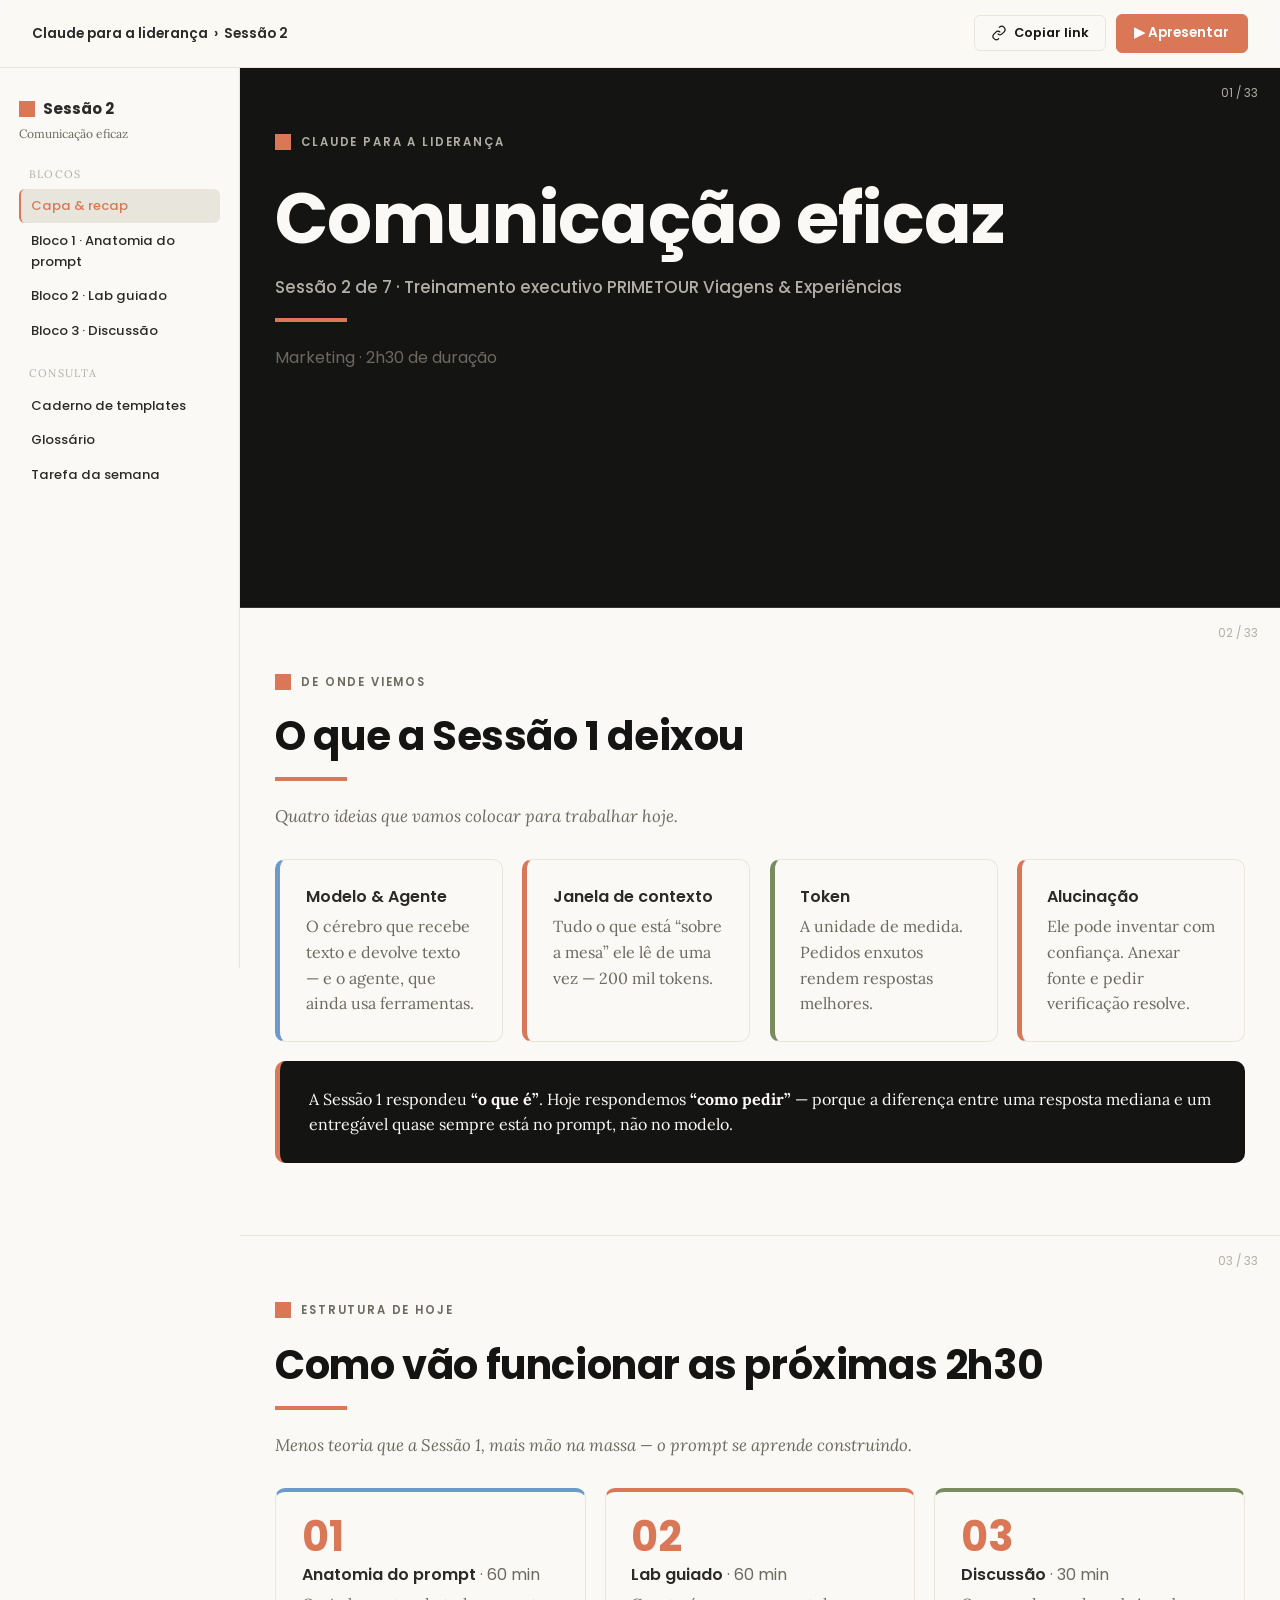
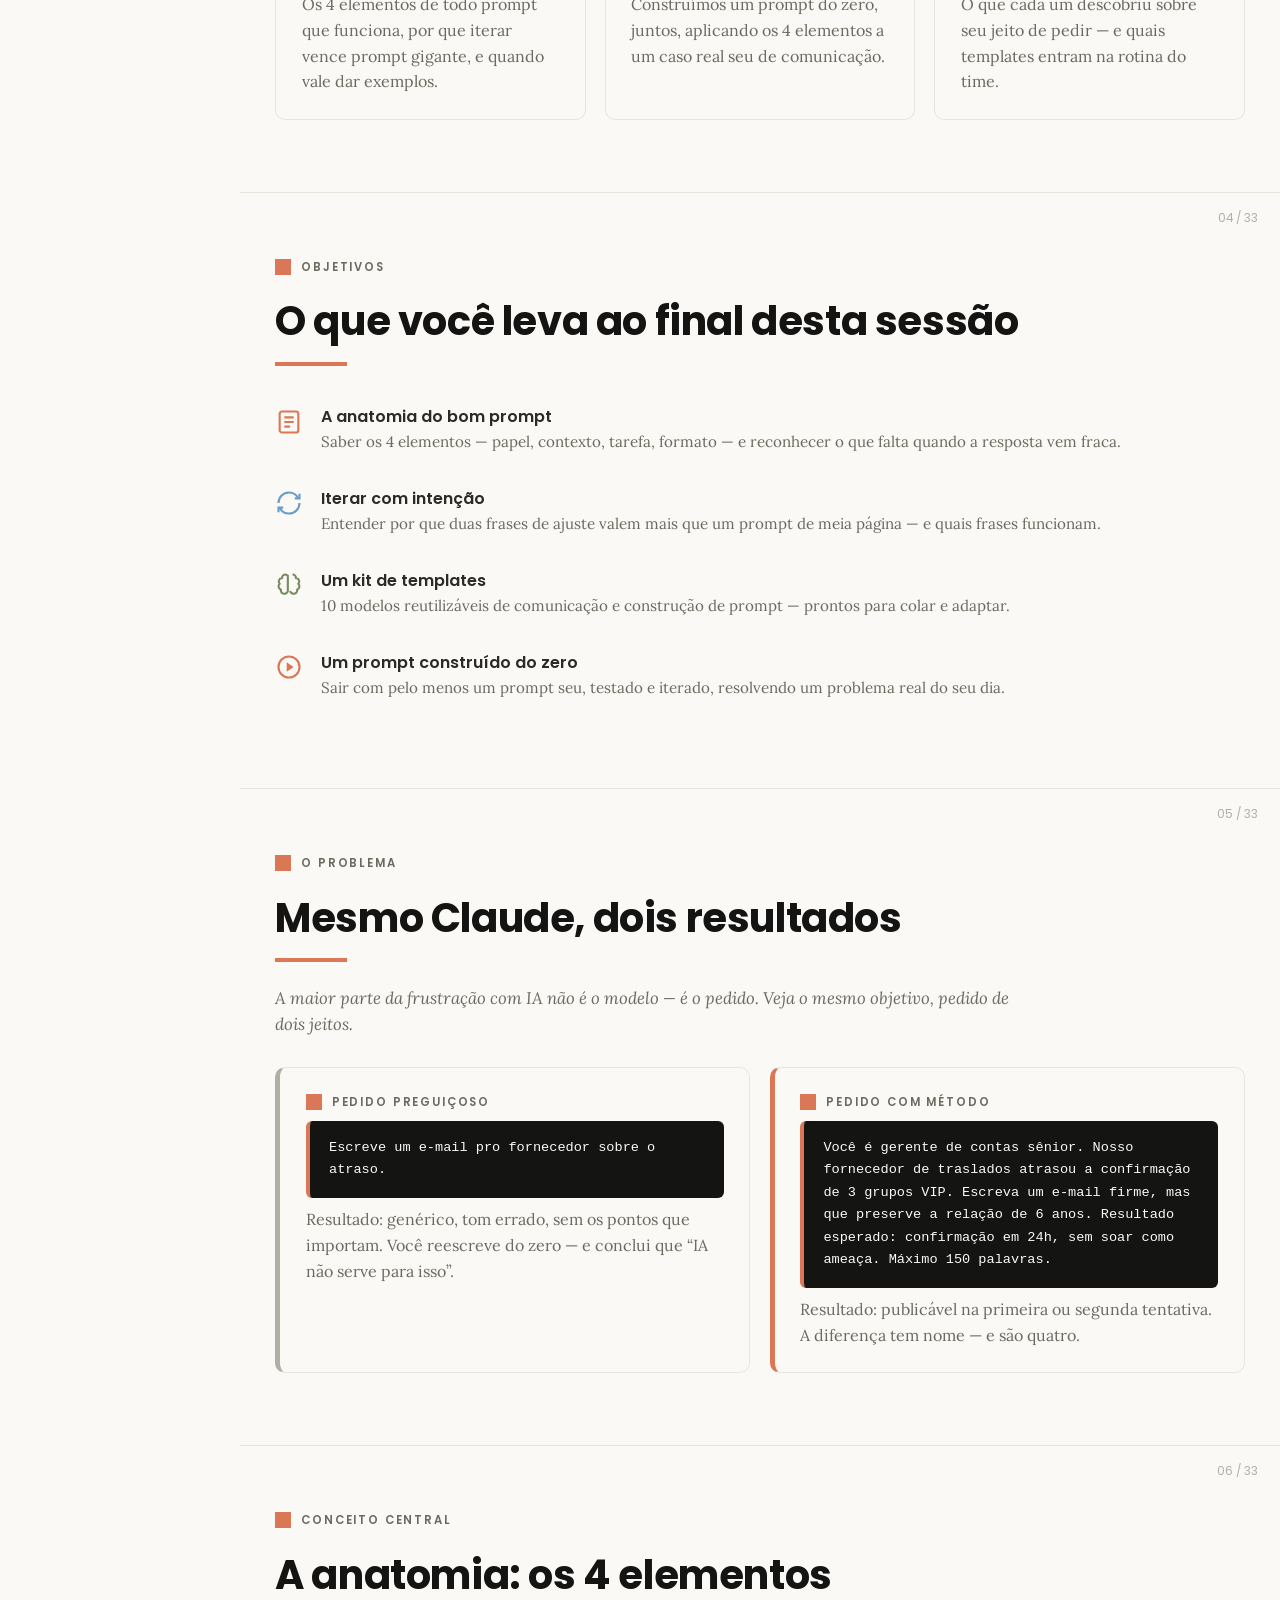
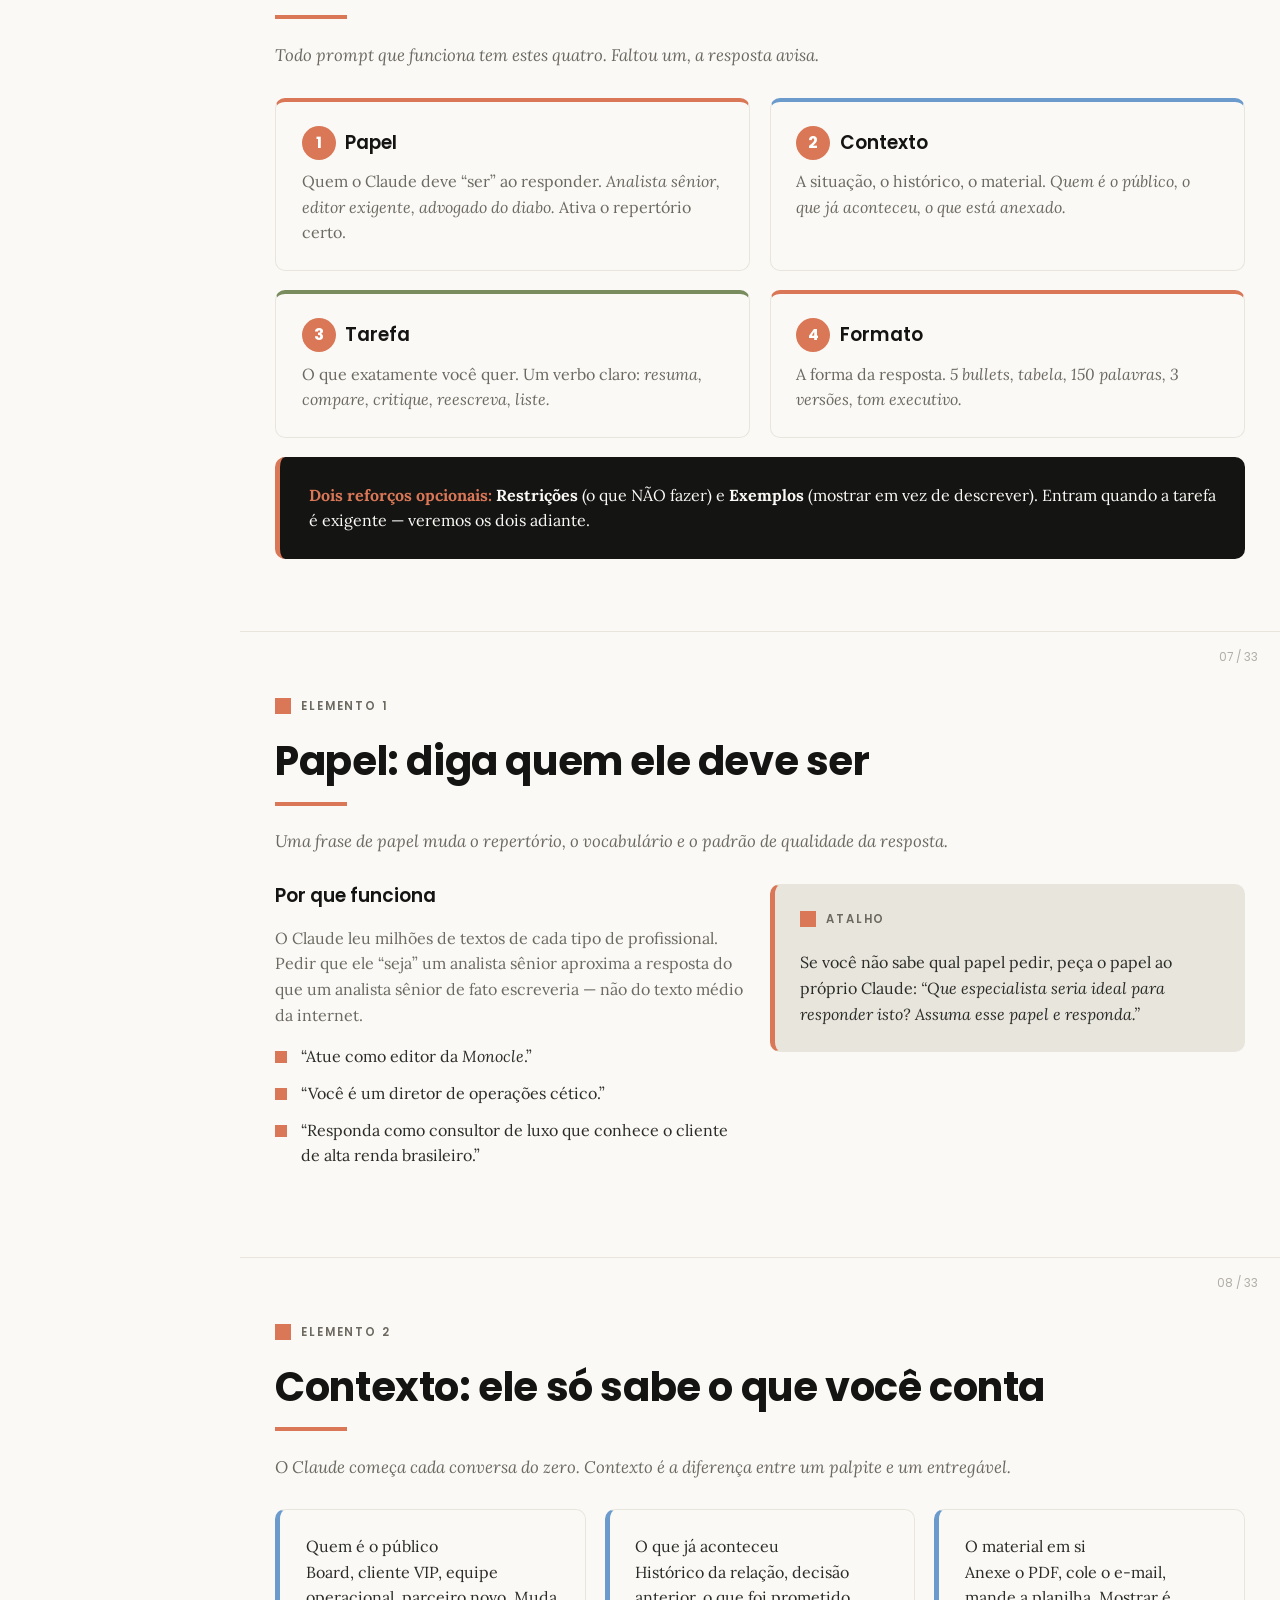
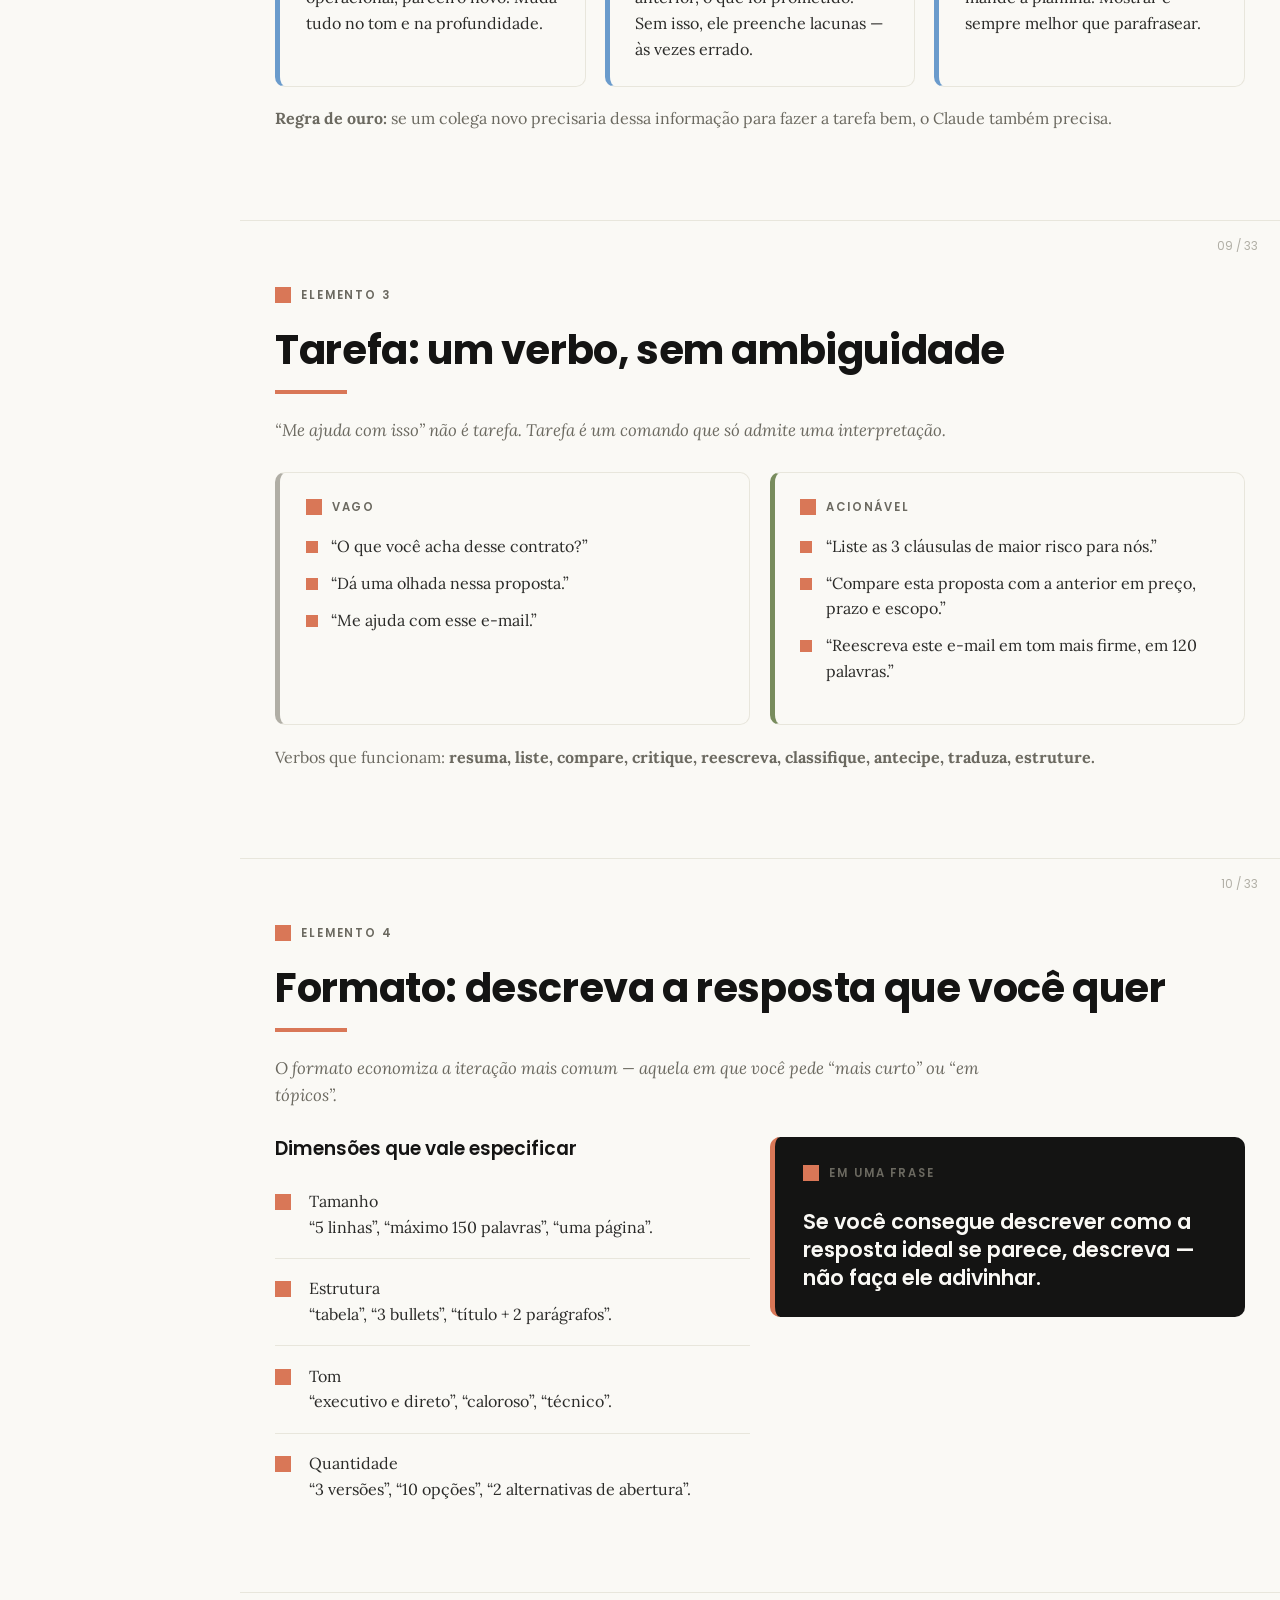
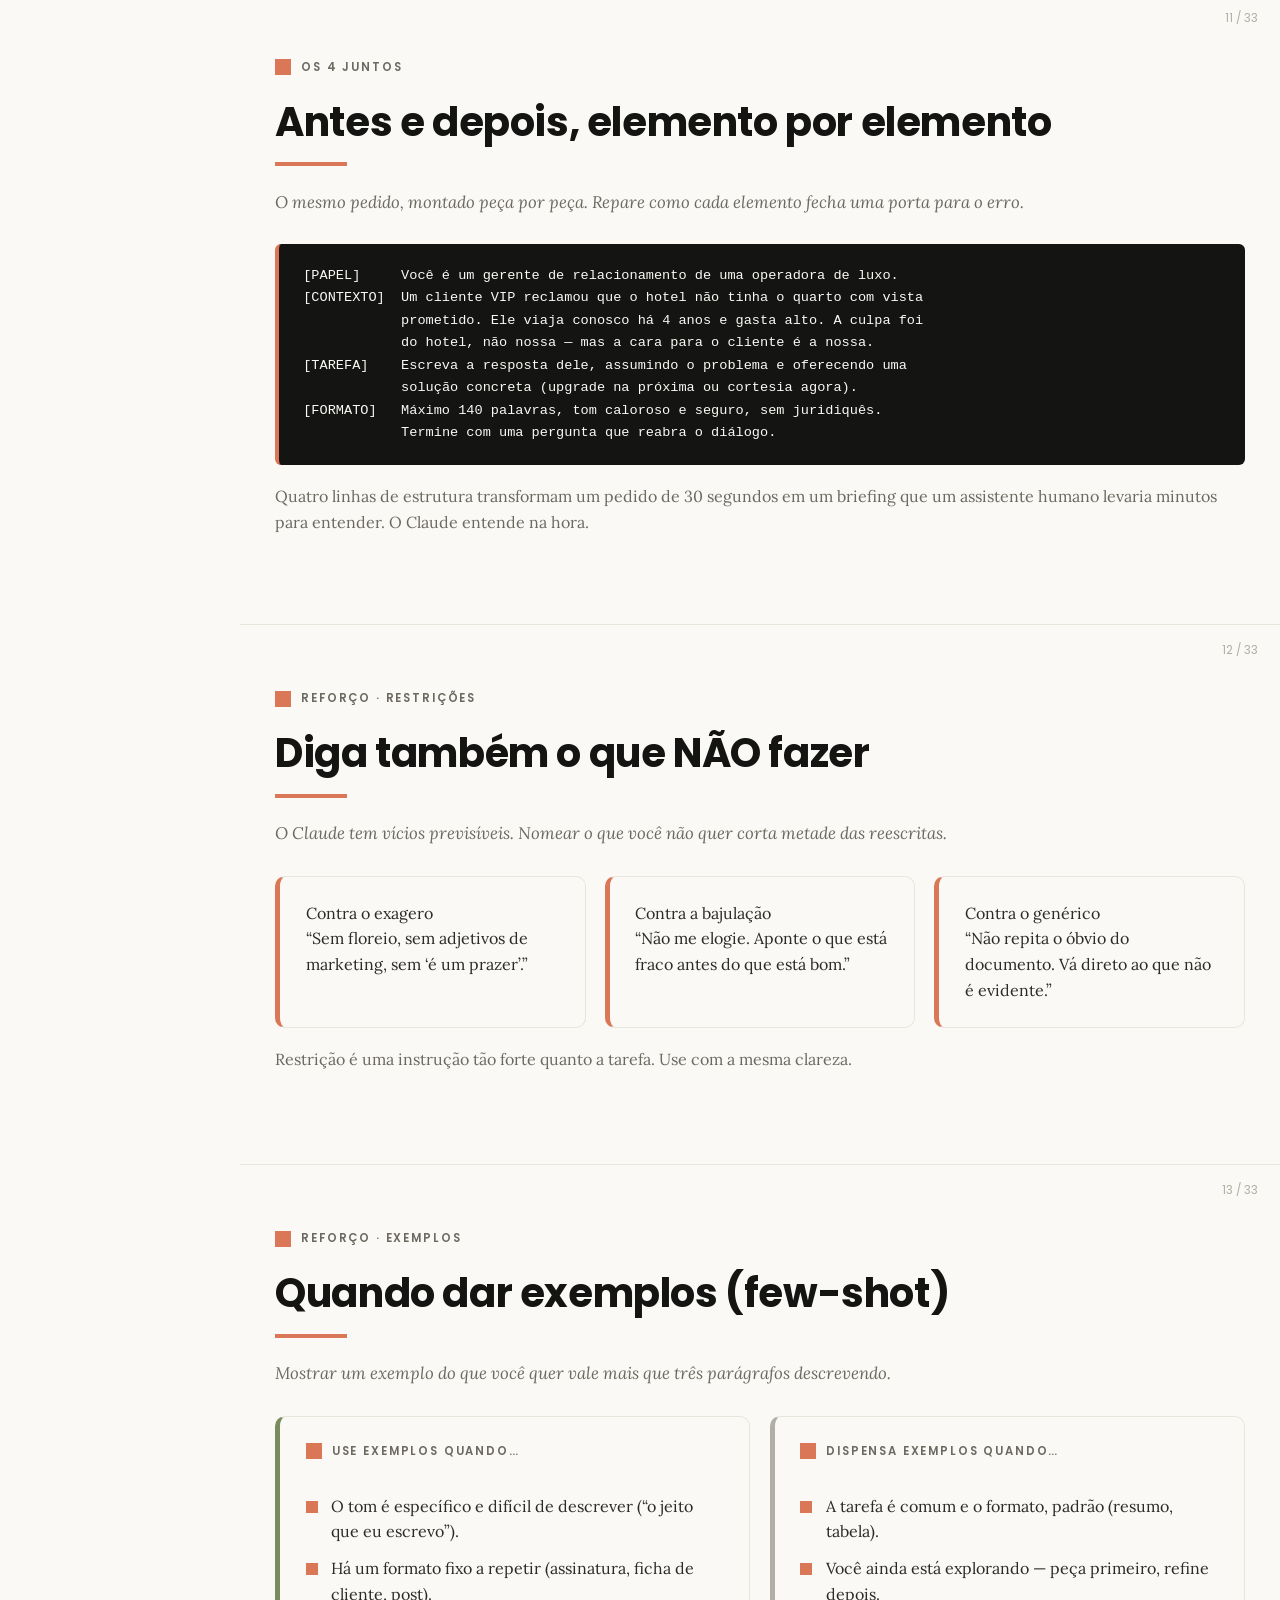
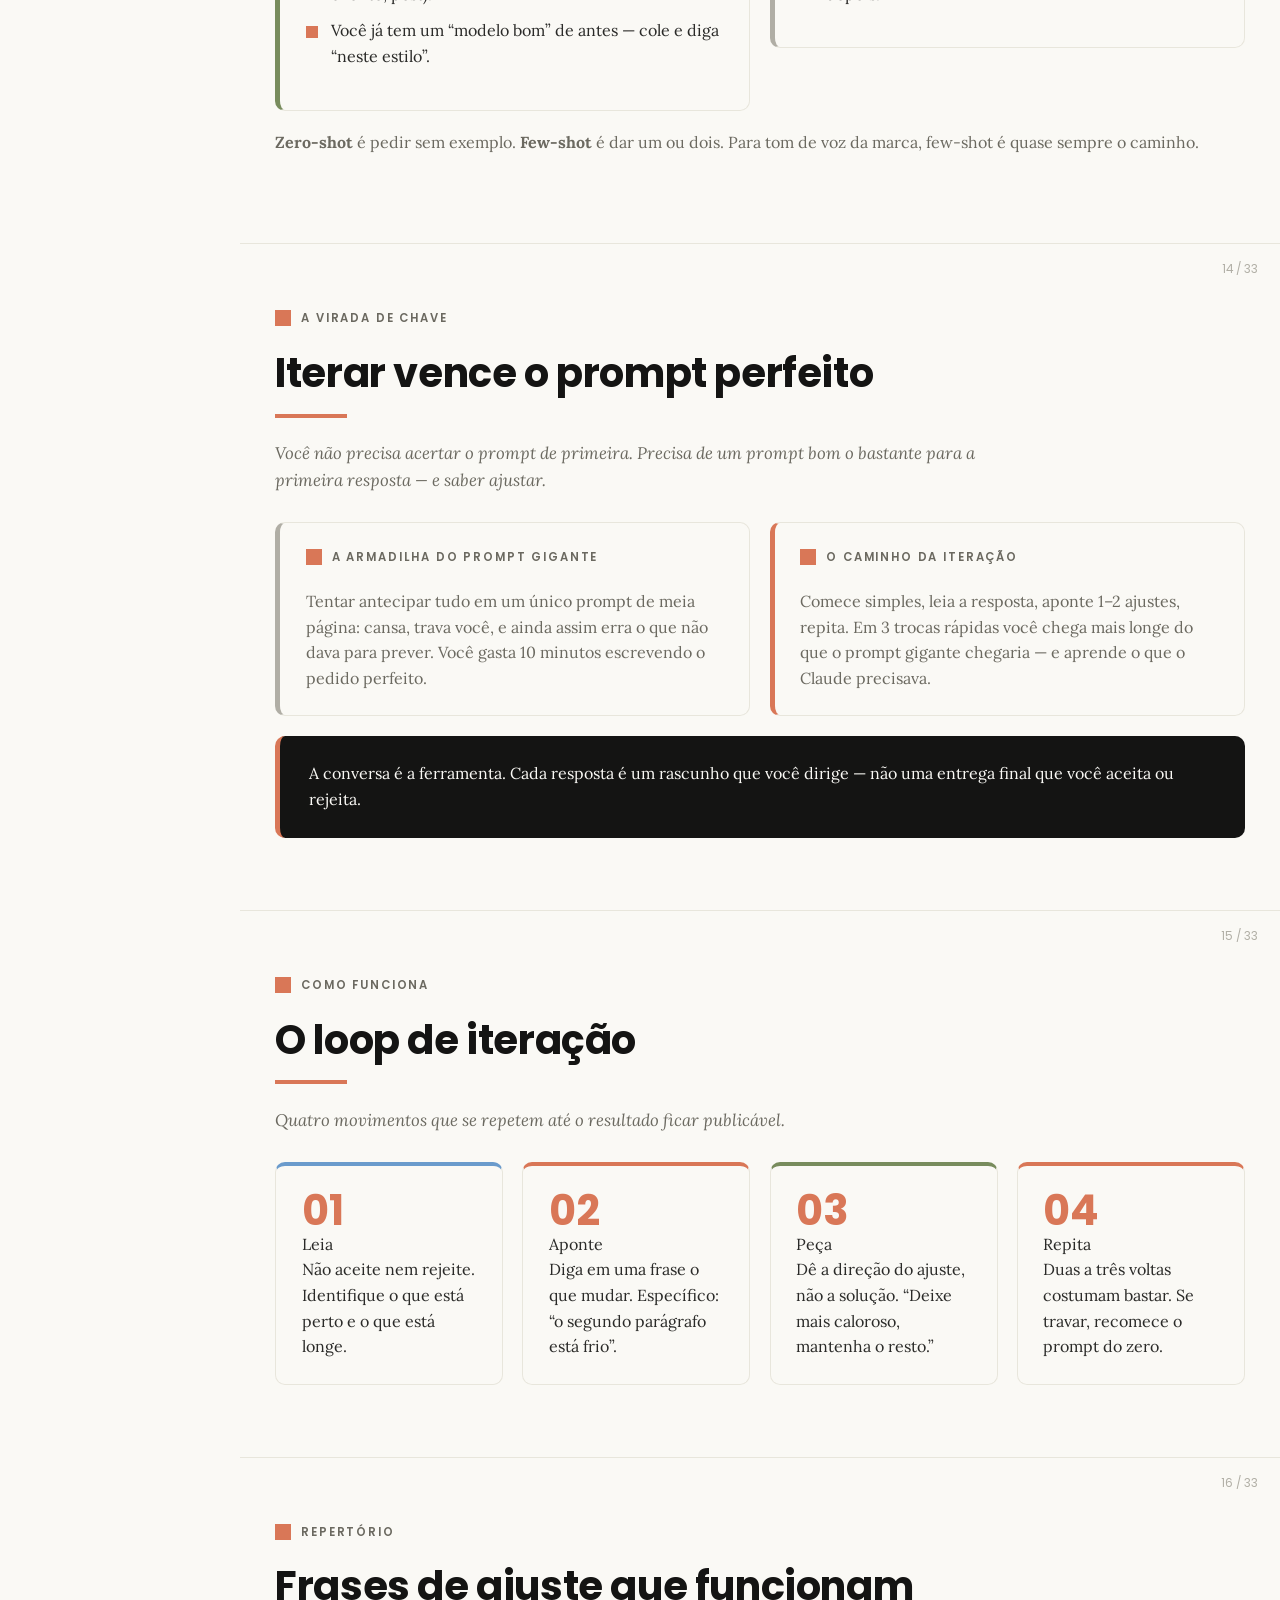
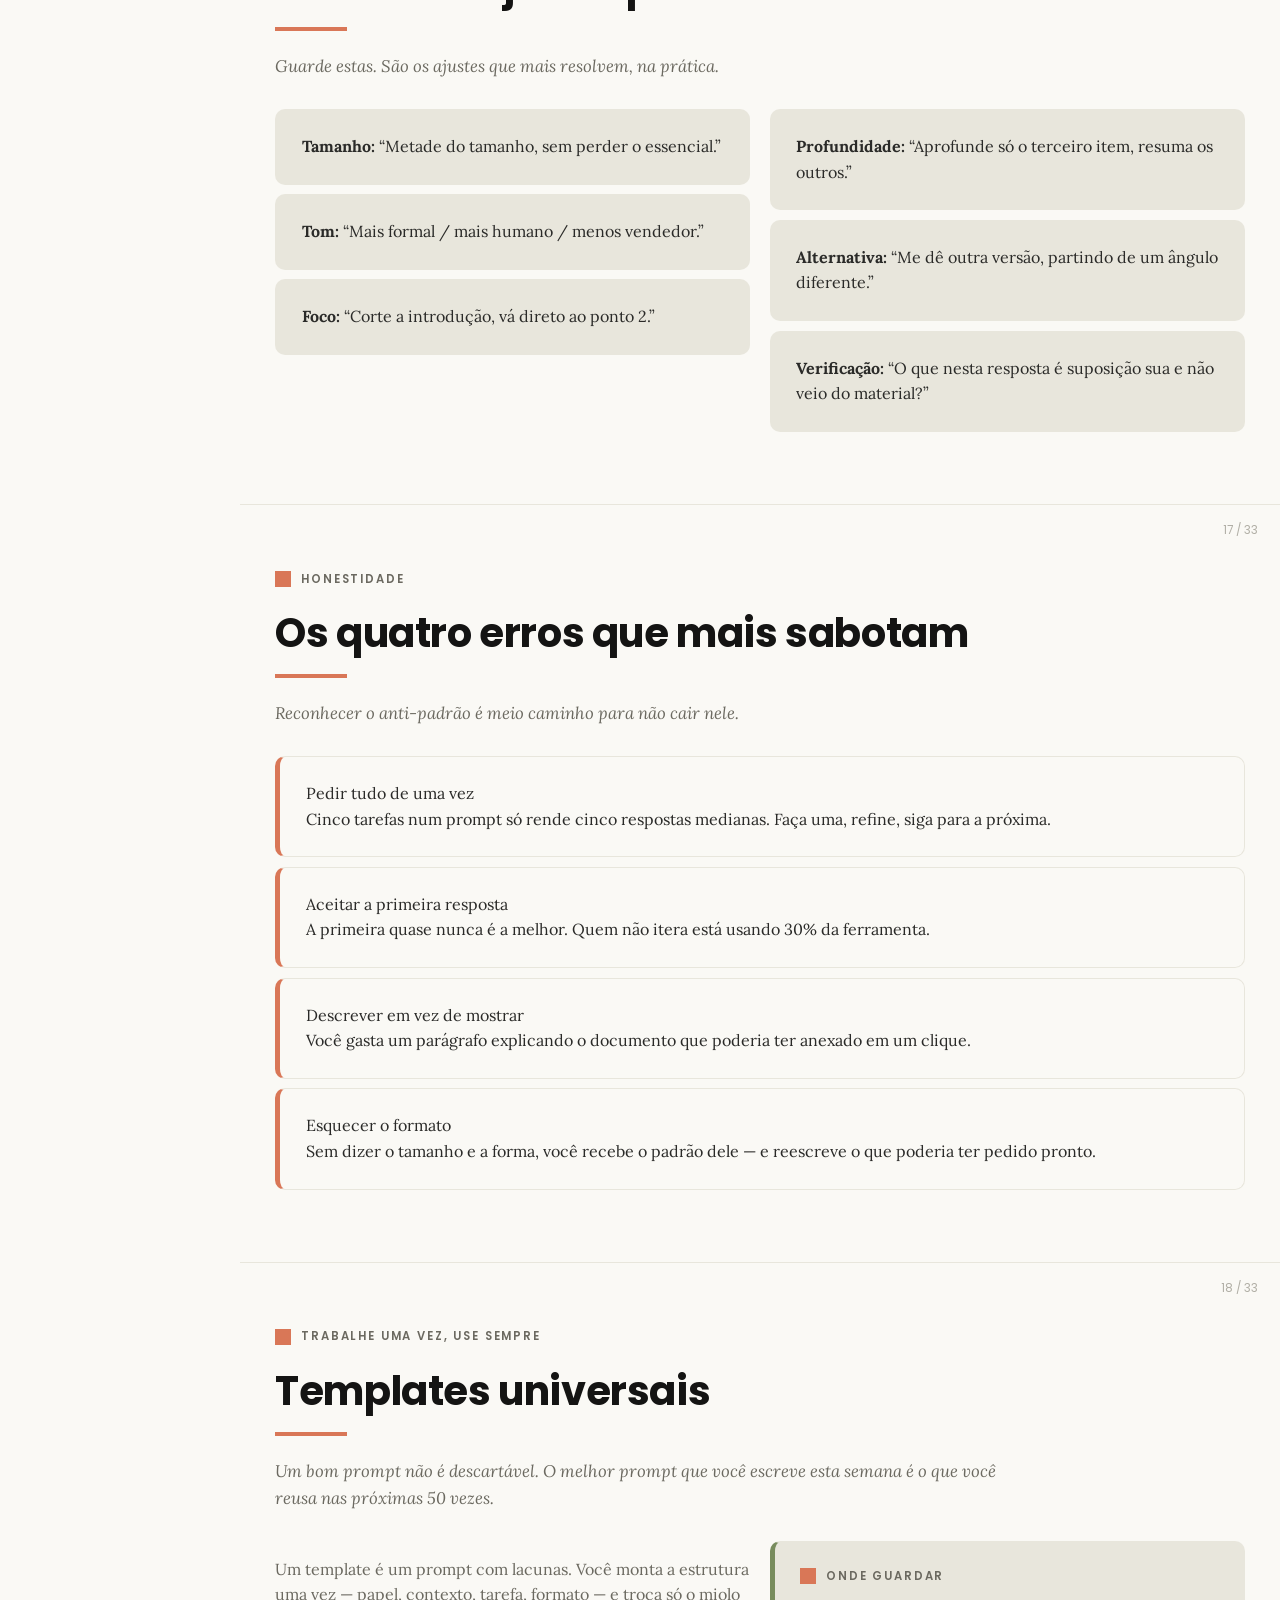
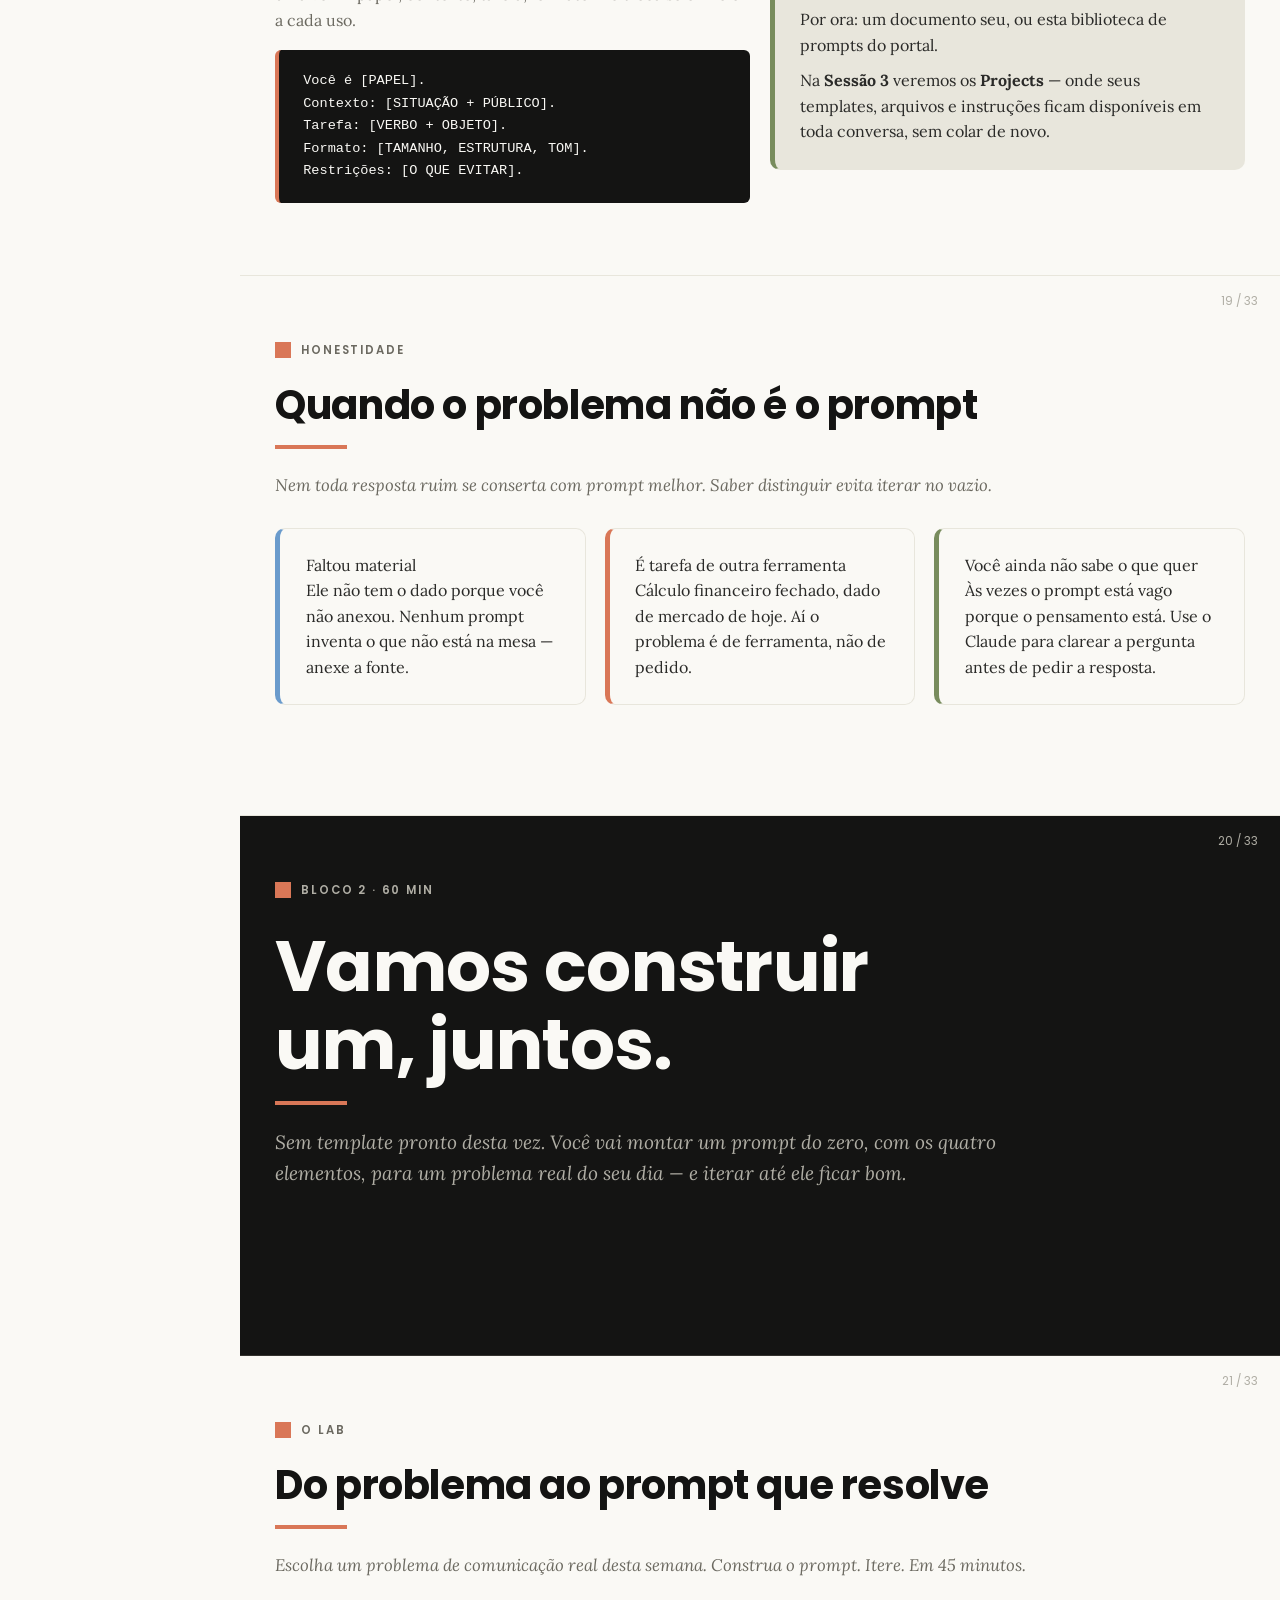
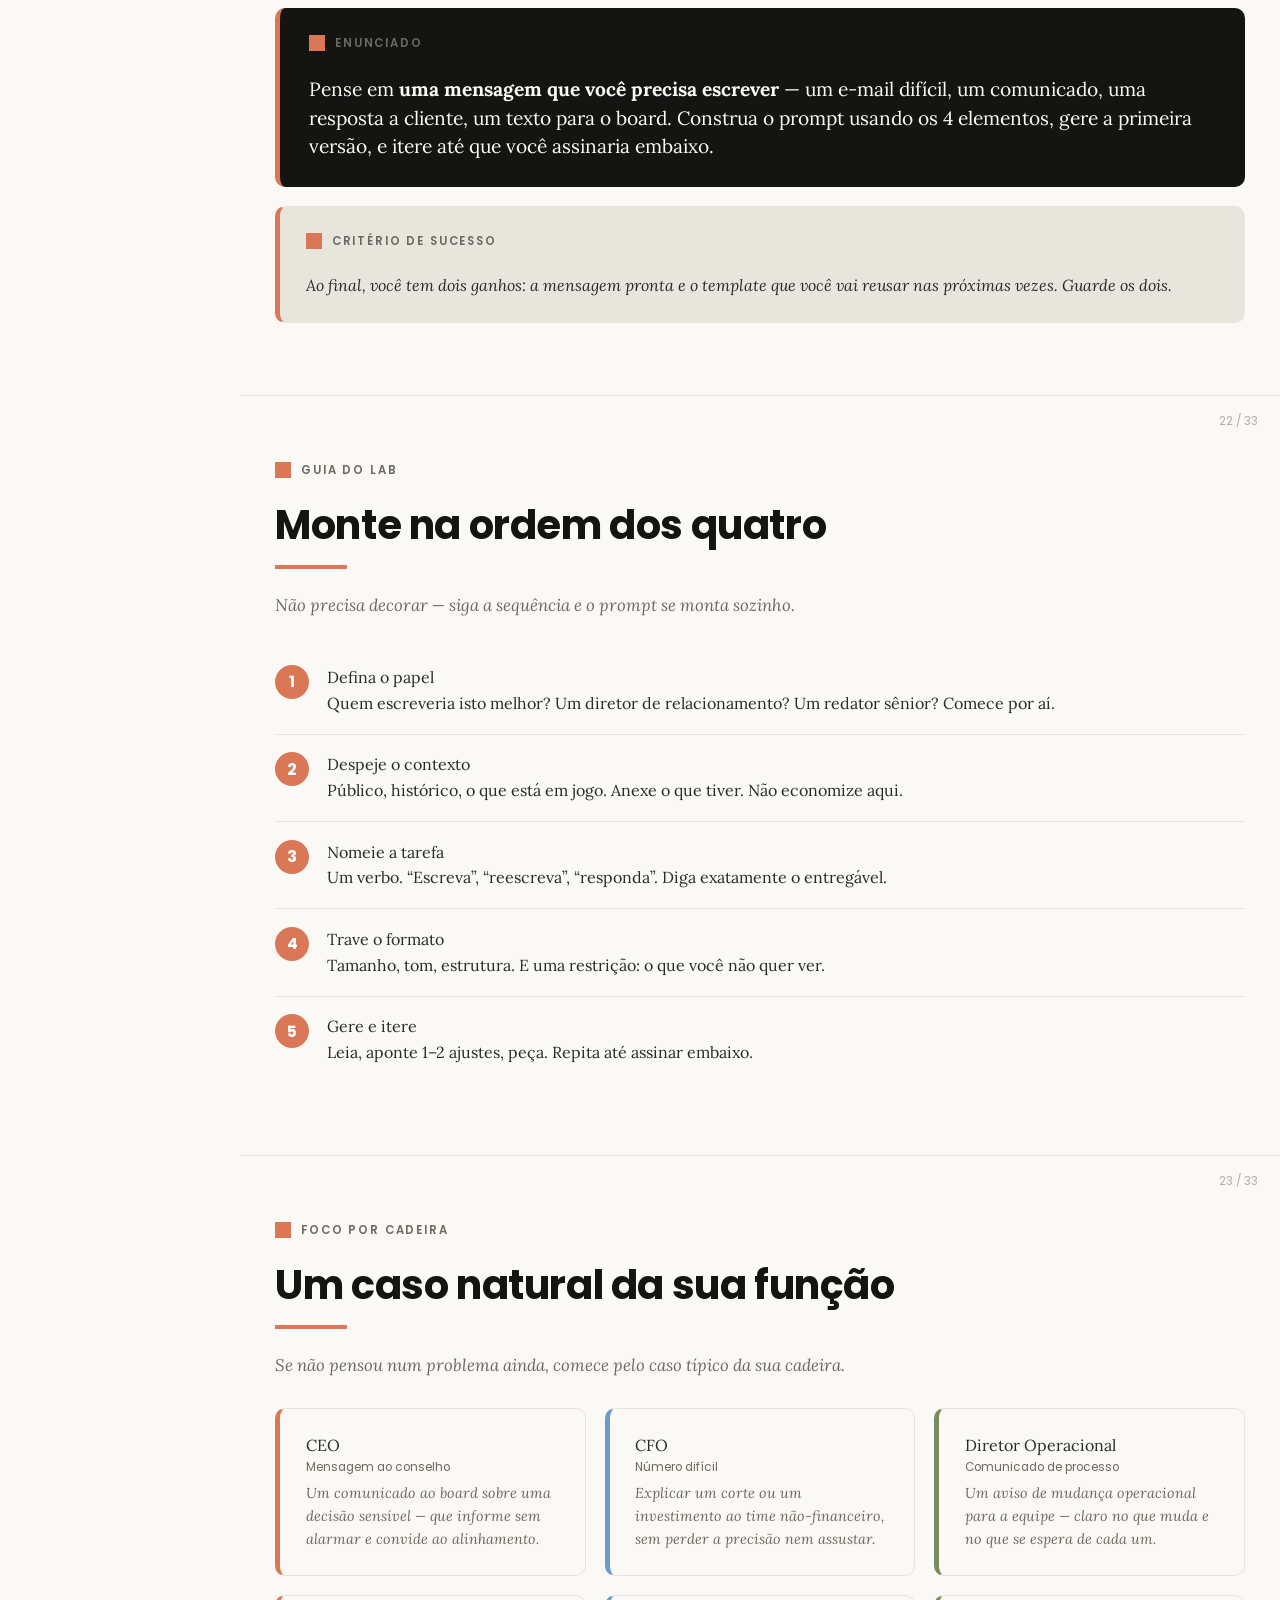
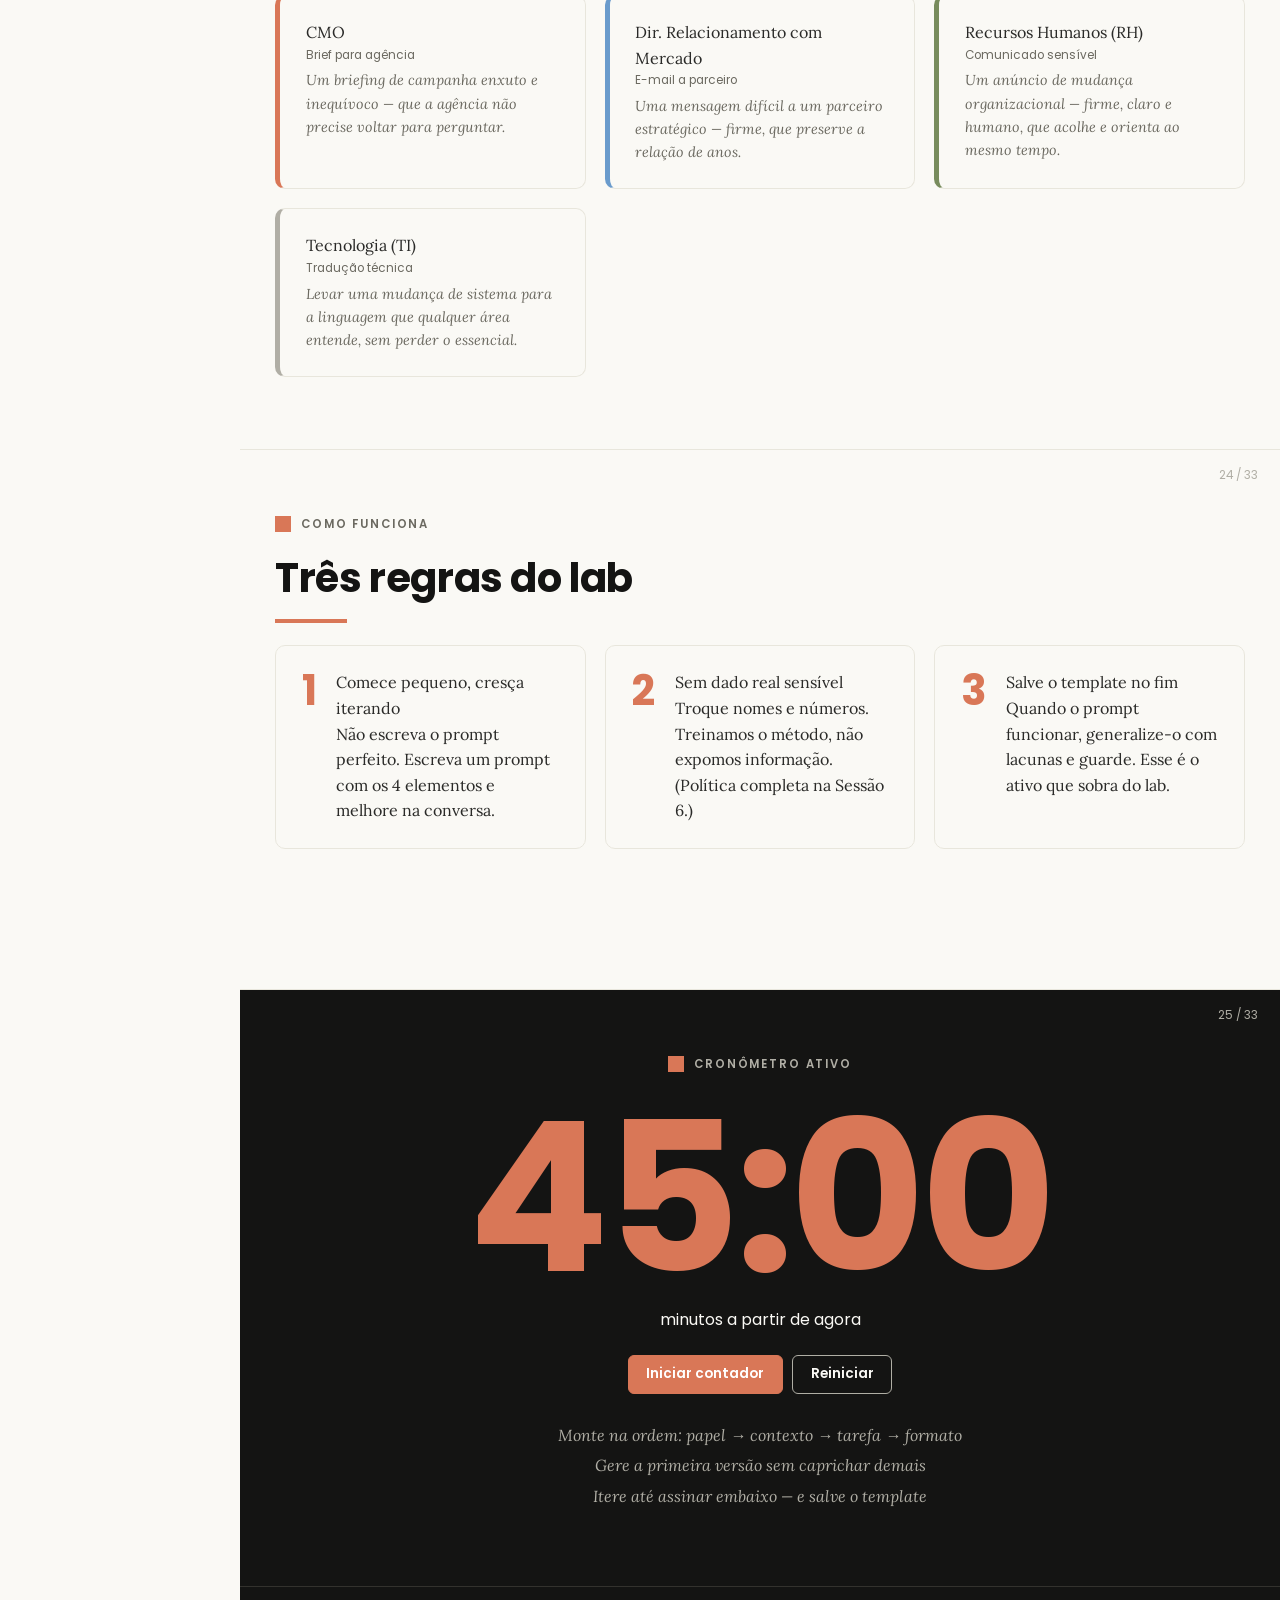
<file: sessao-02/index.html>
<!DOCTYPE html>
<html lang="pt-BR">
<head>
<meta charset="UTF-8">
<meta name="viewport" content="width=device-width, initial-scale=1.0">
<title>Sessão 2 · Comunicação eficaz — Claude para a liderança PRIMETOUR</title>
<meta name="description" content="Sessão 2 do treinamento executivo de Claude para a liderança da PRIMETOUR: anatomia do bom prompt, técnicas de iteração, exemplos e templates universais.">
<link rel="stylesheet" href="../assets/claude.css">
</head>
<body>

<!-- ============ CONTROLES FIXOS DO MODO APRESENTAÇÃO ============ -->
<div class="present-zone prev" data-action="present-prev" title="Slide anterior"></div>
<div class="present-zone next" data-action="present-next" title="Próximo slide"></div>
<div class="present-ctrl left">
  <button data-action="present-prev" aria-label="Anterior">‹</button>
</div>
<div class="present-ctrl right">
  <button data-action="present-next" aria-label="Próximo">›</button>
  <button data-action="present-exit" aria-label="Sair (ESC)">✕</button>
</div>
<div class="present-progress" aria-hidden="true">
  <span class="on"></span><span class="on"></span><span></span><span></span><span></span><span></span><span></span>
</div>

<!-- ============ TOPBAR ============ -->
<header class="topbar non-slide">
  <div class="crumb"><span>Claude para a liderança</span> &nbsp;›&nbsp; Sessão 2</div>
  <div class="flex gap-s items-center"><button class="btn-tool" onclick="copyLink(this)" title="Copiar o link desta sessão"><svg class="ico-sm" viewBox="0 0 24 24" fill="none" stroke="currentColor" stroke-width="1.8"><path d="M10 13a5 5 0 0 0 7 0l3-3a5 5 0 0 0-7-7l-1 1M14 11a5 5 0 0 0-7 0l-3 3a5 5 0 0 0 7 7l1-1"/></svg> <span class="tool-label">Copiar link</span></button><button class="btn btn-orange" data-action="present">▶ Apresentar</button></div>
</header>

<div class="session-layout">

  <!-- ============ SUMÁRIO LATERAL ============ -->
  <nav class="session-nav non-slide" aria-label="Sumário da sessão">
    <div class="nav-brand"><span class="brand-square"></span> Sessão 2</div>
    <div class="nav-sub">Comunicação eficaz</div>

    <div class="nav-section">Blocos</div>
    <a href="#capa">Capa &amp; recap</a>
    <a href="#bloco1">Bloco 1 · Anatomia do prompt</a>
    <a href="#bloco2">Bloco 2 · Lab guiado</a>
    <a href="#bloco3">Bloco 3 · Discussão</a>

    <div class="nav-section">Consulta</div>
    <a href="#caderno-completo">Caderno de templates</a>
    <a href="#glossario">Glossário</a>
    <a href="#tarefa">Tarefa da semana</a>
  </nav>

  <!-- ============ CONTEÚDO PRINCIPAL ============ -->
  <main class="session-main">
  <div class="slides-wrap">

  <!-- ====== SLIDE 1 — CAPA ====== -->
  <section class="slide slide-dark" id="capa">
    <span class="slide-num">01 / 33</span>
    <div class="slide-inner">
      <div class="section-tag">Claude para a liderança</div>
      <h1 class="cover-title">Comunicação eficaz</h1>
      <p class="cover-sub">Sessão 2 de 7 · Treinamento executivo PRIMETOUR Viagens &amp; Experiências</p>
      <hr class="accent-bar">
      <p class="muted" style="font-family:var(--font-head)">Marketing · 2h30 de duração</p>
    </div>
  </section>

  <!-- ====== SLIDE 2 — RECAP DA SESSÃO 1 ====== -->
  <section class="slide" id="bloco1">
    <span class="slide-num">02 / 33</span>
    <div class="slide-inner">
      <div class="section-tag">De onde viemos</div>
      <h2>O que a Sessão 1 deixou</h2>
      <hr class="accent-bar">
      <p class="lead">Quatro ideias que vamos colocar para trabalhar hoje.</p>
      <div class="grid grid-4">
        <div class="card side-blue"><div style="font-family:var(--font-head);font-weight:600">Modelo &amp; Agente</div><p class="muted" style="margin:.3rem 0 0">O cérebro que recebe texto e devolve texto — e o agente, que ainda usa ferramentas.</p></div>
        <div class="card side-orange"><div style="font-family:var(--font-head);font-weight:600">Janela de contexto</div><p class="muted" style="margin:.3rem 0 0">Tudo o que está “sobre a mesa” ele lê de uma vez — 200 mil tokens.</p></div>
        <div class="card side-green"><div style="font-family:var(--font-head);font-weight:600">Token</div><p class="muted" style="margin:.3rem 0 0">A unidade de medida. Pedidos enxutos rendem respostas melhores.</p></div>
        <div class="card side-orange"><div style="font-family:var(--font-head);font-weight:600">Alucinação</div><p class="muted" style="margin:.3rem 0 0">Ele pode inventar com confiança. Anexar fonte e pedir verificação resolve.</p></div>
      </div>
      <div class="card-dark side-orange mt-2">
        <p style="margin:0;color:var(--claude-light)">A Sessão 1 respondeu <strong>“o que é”</strong>. Hoje respondemos <strong>“como pedir”</strong> — porque a diferença entre uma resposta mediana e um entregável quase sempre está no prompt, não no modelo.</p>
      </div>
    </div>
  </section>

  <!-- ====== SLIDE 3 — ESTRUTURA DE HOJE ====== -->
  <section class="slide">
    <span class="slide-num">03 / 33</span>
    <div class="slide-inner">
      <div class="section-tag">Estrutura de hoje</div>
      <h2>Como vão funcionar as próximas 2h30</h2>
      <hr class="accent-bar">
      <p class="lead">Menos teoria que a Sessão 1, mais mão na massa — o prompt se aprende construindo.</p>
      <div class="grid grid-3">
        <div class="card top-blue">
          <div class="num-big t-blue">01</div>
          <div style="font-family:var(--font-head);font-weight:600;margin:.3rem 0">Anatomia do prompt <span class="muted" style="font-weight:400">· 60 min</span></div>
          <p class="muted" style="margin:0">Os 4 elementos de todo prompt que funciona, por que iterar vence prompt gigante, e quando vale dar exemplos.</p>
        </div>
        <div class="card top-orange">
          <div class="num-big t-orange">02</div>
          <div style="font-family:var(--font-head);font-weight:600;margin:.3rem 0">Lab guiado <span class="muted" style="font-weight:400">· 60 min</span></div>
          <p class="muted" style="margin:0">Construímos um prompt do zero, juntos, aplicando os 4 elementos a um caso real seu de comunicação.</p>
        </div>
        <div class="card top-green">
          <div class="num-big t-green">03</div>
          <div style="font-family:var(--font-head);font-weight:600;margin:.3rem 0">Discussão <span class="muted" style="font-weight:400">· 30 min</span></div>
          <p class="muted" style="margin:0">O que cada um descobriu sobre seu jeito de pedir — e quais templates entram na rotina do time.</p>
        </div>
      </div>
    </div>
  </section>

  <!-- ====== SLIDE 4 — OBJETIVOS ====== -->
  <section class="slide">
    <span class="slide-num">04 / 33</span>
    <div class="slide-inner">
      <div class="section-tag">Objetivos</div>
      <h2>O que você leva ao final desta sessão</h2>
      <hr class="accent-bar">
      <div class="mt-2">
        <div class="feature-row">
          <svg class="ico" viewBox="0 0 24 24"><rect x="4" y="3" width="16" height="18" rx="2"/><path d="M8 8h8M8 12h8M8 16h5"/></svg>
          <div><div class="ft-title">A anatomia do bom prompt</div><div class="ft-desc">Saber os 4 elementos — papel, contexto, tarefa, formato — e reconhecer o que falta quando a resposta vem fraca.</div></div>
        </div>
        <div class="feature-row">
          <svg class="ico" style="color:var(--claude-blue)" viewBox="0 0 24 24"><path d="M21 12a9 9 0 0 1-9 9 9 9 0 0 1-8-5M3 12a9 9 0 0 1 9-9 9 9 0 0 1 8 5"/><path d="M21 4v4h-4M3 20v-4h4"/></svg>
          <div><div class="ft-title">Iterar com intenção</div><div class="ft-desc">Entender por que duas frases de ajuste valem mais que um prompt de meia página — e quais frases funcionam.</div></div>
        </div>
        <div class="feature-row">
          <svg class="ico" style="color:var(--claude-green)" viewBox="0 0 24 24"><path d="M9 3a3 3 0 0 0-3 3 3 3 0 0 0-2 5 3 3 0 0 0 1 5 3 3 0 0 0 6 1V4a3 3 0 0 0-2-1Z"/><path d="M15 3a3 3 0 0 1 3 3 3 3 0 0 1 2 5 3 3 0 0 1-1 5 3 3 0 0 1-6 1"/></svg>
          <div><div class="ft-title">Um kit de templates</div><div class="ft-desc">10 modelos reutilizáveis de comunicação e construção de prompt — prontos para colar e adaptar.</div></div>
        </div>
        <div class="feature-row">
          <svg class="ico" viewBox="0 0 24 24"><circle cx="12" cy="12" r="9"/><polygon points="10 8 16 12 10 16" fill="currentColor" stroke="none"/></svg>
          <div><div class="ft-title">Um prompt construído do zero</div><div class="ft-desc">Sair com pelo menos um prompt seu, testado e iterado, resolvendo um problema real do seu dia.</div></div>
        </div>
      </div>
    </div>
  </section>

  <!-- ====== SLIDE 5 — O PROBLEMA ====== -->
  <section class="slide">
    <span class="slide-num">05 / 33</span>
    <div class="slide-inner">
      <div class="section-tag">O problema</div>
      <h2>Mesmo Claude, dois resultados</h2>
      <hr class="accent-bar">
      <p class="lead">A maior parte da frustração com IA não é o modelo — é o pedido. Veja o mesmo objetivo, pedido de dois jeitos.</p>
      <div class="grid grid-2">
        <div class="card side-gray">
          <div class="section-tag" style="margin-bottom:.6rem">Pedido preguiçoso</div>
          <div class="prompt-block" style="margin-top:0"><pre style="padding:1rem 1.2rem">Escreve um e-mail pro fornecedor sobre o atraso.</pre></div>
          <p class="muted mt-1" style="margin-bottom:0">Resultado: genérico, tom errado, sem os pontos que importam. Você reescreve do zero — e conclui que “IA não serve para isso”.</p>
        </div>
        <div class="card side-orange">
          <div class="section-tag" style="margin-bottom:.6rem">Pedido com método</div>
          <div class="prompt-block" style="margin-top:0"><pre style="padding:1rem 1.2rem">Você é gerente de contas sênior. Nosso fornecedor de traslados atrasou a confirmação de 3 grupos VIP. Escreva um e-mail firme, mas que preserve a relação de 6 anos. Resultado esperado: confirmação em 24h, sem soar como ameaça. Máximo 150 palavras.</pre></div>
          <p class="muted mt-1" style="margin-bottom:0">Resultado: publicável na primeira ou segunda tentativa. A diferença tem nome — e são quatro.</p>
        </div>
      </div>
    </div>
  </section>

  <!-- ====== SLIDE 6 — OS 4 ELEMENTOS ====== -->
  <section class="slide">
    <span class="slide-num">06 / 33</span>
    <div class="slide-inner">
      <div class="section-tag">Conceito central</div>
      <h2>A anatomia: os 4 elementos</h2>
      <hr class="accent-bar">
      <p class="lead">Todo prompt que funciona tem estes quatro. Faltou um, a resposta avisa.</p>
      <div class="grid grid-2">
        <div class="card top-orange"><div class="flex gap-s items-center"><span class="num-circle">1</span><h3 style="margin:0">Papel</h3></div><p class="muted mt-1" style="margin-bottom:0">Quem o Claude deve “ser” ao responder. <em>Analista sênior, editor exigente, advogado do diabo.</em> Ativa o repertório certo.</p></div>
        <div class="card top-blue"><div class="flex gap-s items-center"><span class="num-circle">2</span><h3 style="margin:0">Contexto</h3></div><p class="muted mt-1" style="margin-bottom:0">A situação, o histórico, o material. <em>Quem é o público, o que já aconteceu, o que está anexado.</em></p></div>
        <div class="card top-green"><div class="flex gap-s items-center"><span class="num-circle">3</span><h3 style="margin:0">Tarefa</h3></div><p class="muted mt-1" style="margin-bottom:0">O que exatamente você quer. Um verbo claro: <em>resuma, compare, critique, reescreva, liste.</em></p></div>
        <div class="card top-orange"><div class="flex gap-s items-center"><span class="num-circle">4</span><h3 style="margin:0">Formato</h3></div><p class="muted mt-1" style="margin-bottom:0">A forma da resposta. <em>5 bullets, tabela, 150 palavras, 3 versões, tom executivo.</em></p></div>
      </div>
      <div class="card-dark side-orange mt-2">
        <p style="margin:0;color:var(--claude-light)"><strong class="t-orange">Dois reforços opcionais:</strong> <strong>Restrições</strong> (o que NÃO fazer) e <strong>Exemplos</strong> (mostrar em vez de descrever). Entram quando a tarefa é exigente — veremos os dois adiante.</p>
      </div>
    </div>
  </section>

  <!-- ====== SLIDE 7 — ELEMENTO 1: PAPEL ====== -->
  <section class="slide">
    <span class="slide-num">07 / 33</span>
    <div class="slide-inner">
      <div class="section-tag">Elemento 1</div>
      <h2>Papel: diga quem ele deve ser</h2>
      <hr class="accent-bar">
      <p class="lead">Uma frase de papel muda o repertório, o vocabulário e o padrão de qualidade da resposta.</p>
      <div class="grid grid-2" style="align-items:start">
        <div>
          <h3 class="mt-0">Por que funciona</h3>
          <p class="muted">O Claude leu milhões de textos de cada tipo de profissional. Pedir que ele “seja” um analista sênior aproxima a resposta do que um analista sênior de fato escreveria — não do texto médio da internet.</p>
          <ul class="sq-list">
            <li>“Atue como editor da <em>Monocle</em>.”</li>
            <li>“Você é um diretor de operações cético.”</li>
            <li>“Responda como consultor de luxo que conhece o cliente de alta renda brasileiro.”</li>
          </ul>
        </div>
        <div class="card card-soft side-orange">
          <div class="section-tag">Atalho</div>
          <p style="margin:0">Se você não sabe qual papel pedir, peça o papel ao próprio Claude: <em>“Que especialista seria ideal para responder isto? Assuma esse papel e responda.”</em></p>
        </div>
      </div>
    </div>
  </section>

  <!-- ====== SLIDE 8 — ELEMENTO 2: CONTEXTO ====== -->
  <section class="slide">
    <span class="slide-num">08 / 33</span>
    <div class="slide-inner">
      <div class="section-tag">Elemento 2</div>
      <h2>Contexto: ele só sabe o que você conta</h2>
      <hr class="accent-bar">
      <p class="lead">O Claude começa cada conversa do zero. Contexto é a diferença entre um palpite e um entregável.</p>
      <div class="grid grid-3">
        <div class="card side-blue"><div class="ft-title">Quem é o público</div><div class="ft-desc">Board, cliente VIP, equipe operacional, parceiro novo. Muda tudo no tom e na profundidade.</div></div>
        <div class="card side-blue"><div class="ft-title">O que já aconteceu</div><div class="ft-desc">Histórico da relação, decisão anterior, o que foi prometido. Sem isso, ele preenche lacunas — às vezes errado.</div></div>
        <div class="card side-blue"><div class="ft-title">O material em si</div><div class="ft-desc">Anexe o PDF, cole o e-mail, mande a planilha. Mostrar é sempre melhor que parafrasear.</div></div>
      </div>
      <p class="muted mt-2"><strong>Regra de ouro:</strong> se um colega novo precisaria dessa informação para fazer a tarefa bem, o Claude também precisa.</p>
    </div>
  </section>

  <!-- ====== SLIDE 9 — ELEMENTO 3: TAREFA ====== -->
  <section class="slide">
    <span class="slide-num">09 / 33</span>
    <div class="slide-inner">
      <div class="section-tag">Elemento 3</div>
      <h2>Tarefa: um verbo, sem ambiguidade</h2>
      <hr class="accent-bar">
      <p class="lead">“Me ajuda com isso” não é tarefa. Tarefa é um comando que só admite uma interpretação.</p>
      <div class="grid grid-2">
        <div class="card side-gray">
          <div class="section-tag" style="margin-bottom:.4rem">Vago</div>
          <ul class="sq-list" style="margin-top:0">
            <li>“O que você acha desse contrato?”</li>
            <li>“Dá uma olhada nessa proposta.”</li>
            <li>“Me ajuda com esse e-mail.”</li>
          </ul>
        </div>
        <div class="card side-green">
          <div class="section-tag" style="margin-bottom:.4rem">Acionável</div>
          <ul class="sq-list" style="margin-top:0">
            <li>“Liste as 3 cláusulas de maior risco para nós.”</li>
            <li>“Compare esta proposta com a anterior em preço, prazo e escopo.”</li>
            <li>“Reescreva este e-mail em tom mais firme, em 120 palavras.”</li>
          </ul>
        </div>
      </div>
      <p class="muted mt-2">Verbos que funcionam: <strong>resuma, liste, compare, critique, reescreva, classifique, antecipe, traduza, estruture.</strong></p>
    </div>
  </section>

  <!-- ====== SLIDE 10 — ELEMENTO 4: FORMATO ====== -->
  <section class="slide">
    <span class="slide-num">10 / 33</span>
    <div class="slide-inner">
      <div class="section-tag">Elemento 4</div>
      <h2>Formato: descreva a resposta que você quer</h2>
      <hr class="accent-bar">
      <p class="lead">O formato economiza a iteração mais comum — aquela em que você pede “mais curto” ou “em tópicos”.</p>
      <div class="grid grid-2" style="align-items:start">
        <div>
          <h3 class="mt-0">Dimensões que vale especificar</h3>
          <div class="task-row" style="padding-top:.6rem"><span class="brand-square" style="margin-top:.3rem"></span><div><div class="ft-title">Tamanho</div><div class="ft-desc">“5 linhas”, “máximo 150 palavras”, “uma página”.</div></div></div>
          <div class="task-row"><span class="brand-square" style="margin-top:.3rem"></span><div><div class="ft-title">Estrutura</div><div class="ft-desc">“tabela”, “3 bullets”, “título + 2 parágrafos”.</div></div></div>
          <div class="task-row"><span class="brand-square" style="margin-top:.3rem"></span><div><div class="ft-title">Tom</div><div class="ft-desc">“executivo e direto”, “caloroso”, “técnico”.</div></div></div>
          <div class="task-row"><span class="brand-square" style="margin-top:.3rem"></span><div><div class="ft-title">Quantidade</div><div class="ft-desc">“3 versões”, “10 opções”, “2 alternativas de abertura”.</div></div></div>
        </div>
        <div class="card-dark side-orange">
          <div class="section-tag">Em uma frase</div>
          <p style="font-family:var(--font-head);font-weight:600;font-size:1.3rem;line-height:1.35;margin:.2rem 0 0;color:var(--claude-light)">Se você consegue descrever como a resposta ideal se parece, descreva — não faça ele adivinhar.</p>
        </div>
      </div>
    </div>
  </section>

  <!-- ====== SLIDE 11 — ANTES E DEPOIS ====== -->
  <section class="slide">
    <span class="slide-num">11 / 33</span>
    <div class="slide-inner">
      <div class="section-tag">Os 4 juntos</div>
      <h2>Antes e depois, elemento por elemento</h2>
      <hr class="accent-bar">
      <p class="lead">O mesmo pedido, montado peça por peça. Repare como cada elemento fecha uma porta para o erro.</p>
      <div class="prompt-block">
        <pre>[PAPEL]     Você é um gerente de relacionamento de uma operadora de luxo.
[CONTEXTO]  Um cliente VIP reclamou que o hotel não tinha o quarto com vista
            prometido. Ele viaja conosco há 4 anos e gasta alto. A culpa foi
            do hotel, não nossa — mas a cara para o cliente é a nossa.
[TAREFA]    Escreva a resposta dele, assumindo o problema e oferecendo uma
            solução concreta (upgrade na próxima ou cortesia agora).
[FORMATO]   Máximo 140 palavras, tom caloroso e seguro, sem juridiquês.
            Termine com uma pergunta que reabra o diálogo.</pre>
      </div>
      <p class="muted mt-2">Quatro linhas de estrutura transformam um pedido de 30 segundos em um briefing que um assistente humano levaria minutos para entender. O Claude entende na hora.</p>
    </div>
  </section>

  <!-- ====== SLIDE 12 — RESTRIÇÕES ====== -->
  <section class="slide">
    <span class="slide-num">12 / 33</span>
    <div class="slide-inner">
      <div class="section-tag">Reforço · Restrições</div>
      <h2>Diga também o que NÃO fazer</h2>
      <hr class="accent-bar">
      <p class="lead">O Claude tem vícios previsíveis. Nomear o que você não quer corta metade das reescritas.</p>
      <div class="grid grid-3">
        <div class="card side-orange"><div class="ft-title">Contra o exagero</div><div class="ft-desc">“Sem floreio, sem adjetivos de marketing, sem ‘é um prazer’.”</div></div>
        <div class="card side-orange"><div class="ft-title">Contra a bajulação</div><div class="ft-desc">“Não me elogie. Aponte o que está fraco antes do que está bom.”</div></div>
        <div class="card side-orange"><div class="ft-title">Contra o genérico</div><div class="ft-desc">“Não repita o óbvio do documento. Vá direto ao que não é evidente.”</div></div>
      </div>
      <p class="muted mt-2">Restrição é uma instrução tão forte quanto a tarefa. Use com a mesma clareza.</p>
    </div>
  </section>

  <!-- ====== SLIDE 13 — FEW-SHOT ====== -->
  <section class="slide">
    <span class="slide-num">13 / 33</span>
    <div class="slide-inner">
      <div class="section-tag">Reforço · Exemplos</div>
      <h2>Quando dar exemplos (few-shot)</h2>
      <hr class="accent-bar">
      <p class="lead">Mostrar um exemplo do que você quer vale mais que três parágrafos descrevendo.</p>
      <div class="grid grid-2" style="align-items:start">
        <div class="card side-green">
          <div class="section-tag">Use exemplos quando…</div>
          <ul class="sq-list" style="margin-top:0">
            <li>O tom é específico e difícil de descrever (“o jeito que eu escrevo”).</li>
            <li>Há um formato fixo a repetir (assinatura, ficha de cliente, post).</li>
            <li>Você já tem um “modelo bom” de antes — cole e diga “neste estilo”.</li>
          </ul>
        </div>
        <div class="card side-gray">
          <div class="section-tag">Dispensa exemplos quando…</div>
          <ul class="sq-list" style="margin-top:0">
            <li>A tarefa é comum e o formato, padrão (resumo, tabela).</li>
            <li>Você ainda está explorando — peça primeiro, refine depois.</li>
          </ul>
        </div>
      </div>
      <p class="muted mt-2"><strong>Zero-shot</strong> é pedir sem exemplo. <strong>Few-shot</strong> é dar um ou dois. Para tom de voz da marca, few-shot é quase sempre o caminho.</p>
    </div>
  </section>

  <!-- ====== SLIDE 14 — ITERAR > PROMPT GIGANTE ====== -->
  <section class="slide">
    <span class="slide-num">14 / 33</span>
    <div class="slide-inner">
      <div class="section-tag">A virada de chave</div>
      <h2>Iterar vence o prompt perfeito</h2>
      <hr class="accent-bar">
      <p class="lead">Você não precisa acertar o prompt de primeira. Precisa de um prompt bom o bastante para a primeira resposta — e saber ajustar.</p>
      <div class="grid grid-2">
        <div class="card side-gray">
          <div class="section-tag">A armadilha do prompt gigante</div>
          <p class="muted" style="margin:0">Tentar antecipar tudo em um único prompt de meia página: cansa, trava você, e ainda assim erra o que não dava para prever. Você gasta 10 minutos escrevendo o pedido perfeito.</p>
        </div>
        <div class="card side-orange">
          <div class="section-tag">O caminho da iteração</div>
          <p class="muted" style="margin:0">Comece simples, leia a resposta, aponte 1–2 ajustes, repita. Em 3 trocas rápidas você chega mais longe do que o prompt gigante chegaria — e aprende o que o Claude precisava.</p>
        </div>
      </div>
      <div class="card-dark side-orange mt-2">
        <p style="margin:0;color:var(--claude-light)">A conversa é a ferramenta. Cada resposta é um rascunho que você dirige — não uma entrega final que você aceita ou rejeita.</p>
      </div>
    </div>
  </section>

  <!-- ====== SLIDE 15 — O LOOP DE ITERAÇÃO ====== -->
  <section class="slide">
    <span class="slide-num">15 / 33</span>
    <div class="slide-inner">
      <div class="section-tag">Como funciona</div>
      <h2>O loop de iteração</h2>
      <hr class="accent-bar">
      <p class="lead">Quatro movimentos que se repetem até o resultado ficar publicável.</p>
      <div class="grid grid-4">
        <div class="card top-blue"><div class="num-big t-blue">01</div><div class="ft-title">Leia</div><div class="ft-desc">Não aceite nem rejeite. Identifique o que está perto e o que está longe.</div></div>
        <div class="card top-orange"><div class="num-big t-orange">02</div><div class="ft-title">Aponte</div><div class="ft-desc">Diga em uma frase o que mudar. Específico: “o segundo parágrafo está frio”.</div></div>
        <div class="card top-green"><div class="num-big t-green">03</div><div class="ft-title">Peça</div><div class="ft-desc">Dê a direção do ajuste, não a solução. “Deixe mais caloroso, mantenha o resto.”</div></div>
        <div class="card top-orange"><div class="num-big t-orange">04</div><div class="ft-title">Repita</div><div class="ft-desc">Duas a três voltas costumam bastar. Se travar, recomece o prompt do zero.</div></div>
      </div>
    </div>
  </section>

  <!-- ====== SLIDE 16 — FRASES DE ITERAÇÃO ====== -->
  <section class="slide">
    <span class="slide-num">16 / 33</span>
    <div class="slide-inner">
      <div class="section-tag">Repertório</div>
      <h2>Frases de ajuste que funcionam</h2>
      <hr class="accent-bar">
      <p class="lead">Guarde estas. São os ajustes que mais resolvem, na prática.</p>
      <div class="grid grid-2">
        <div>
          <div class="card card-soft mb-1"><strong>Tamanho:</strong> “Metade do tamanho, sem perder o essencial.”</div>
          <div class="card card-soft mb-1"><strong>Tom:</strong> “Mais formal / mais humano / menos vendedor.”</div>
          <div class="card card-soft"><strong>Foco:</strong> “Corte a introdução, vá direto ao ponto 2.”</div>
        </div>
        <div>
          <div class="card card-soft mb-1"><strong>Profundidade:</strong> “Aprofunde só o terceiro item, resuma os outros.”</div>
          <div class="card card-soft mb-1"><strong>Alternativa:</strong> “Me dê outra versão, partindo de um ângulo diferente.”</div>
          <div class="card card-soft"><strong>Verificação:</strong> “O que nesta resposta é suposição sua e não veio do material?”</div>
        </div>
      </div>
    </div>
  </section>

  <!-- ====== SLIDE 17 — ANTI-PADRÕES ====== -->
  <section class="slide">
    <span class="slide-num">17 / 33</span>
    <div class="slide-inner">
      <div class="section-tag">Honestidade</div>
      <h2>Os quatro erros que mais sabotam</h2>
      <hr class="accent-bar">
      <p class="lead">Reconhecer o anti-padrão é meio caminho para não cair nele.</p>
      <div class="card side-orange mb-1"><div class="ft-title">Pedir tudo de uma vez</div><div class="ft-desc">Cinco tarefas num prompt só rende cinco respostas medianas. Faça uma, refine, siga para a próxima.</div></div>
      <div class="card side-orange mb-1"><div class="ft-title">Aceitar a primeira resposta</div><div class="ft-desc">A primeira quase nunca é a melhor. Quem não itera está usando 30% da ferramenta.</div></div>
      <div class="card side-orange mb-1"><div class="ft-title">Descrever em vez de mostrar</div><div class="ft-desc">Você gasta um parágrafo explicando o documento que poderia ter anexado em um clique.</div></div>
      <div class="card side-orange"><div class="ft-title">Esquecer o formato</div><div class="ft-desc">Sem dizer o tamanho e a forma, você recebe o padrão dele — e reescreve o que poderia ter pedido pronto.</div></div>
    </div>
  </section>

  <!-- ====== SLIDE 18 — TEMPLATES UNIVERSAIS ====== -->
  <section class="slide">
    <span class="slide-num">18 / 33</span>
    <div class="slide-inner">
      <div class="section-tag">Trabalhe uma vez, use sempre</div>
      <h2>Templates universais</h2>
      <hr class="accent-bar">
      <p class="lead">Um bom prompt não é descartável. O melhor prompt que você escreve esta semana é o que você reusa nas próximas 50 vezes.</p>
      <div class="grid grid-2" style="align-items:start">
        <div>
          <p class="muted">Um template é um prompt com lacunas. Você monta a estrutura uma vez — papel, contexto, tarefa, formato — e troca só o miolo a cada uso.</p>
          <div class="prompt-block">
            <pre>Você é [PAPEL].
Contexto: [SITUAÇÃO + PÚBLICO].
Tarefa: [VERBO + OBJETO].
Formato: [TAMANHO, ESTRUTURA, TOM].
Restrições: [O QUE EVITAR].</pre>
          </div>
        </div>
        <div class="card card-soft side-green">
          <div class="section-tag">Onde guardar</div>
          <p style="margin:0 0 .6rem">Por ora: um documento seu, ou esta biblioteca de prompts do portal.</p>
          <p style="margin:0">Na <strong>Sessão 3</strong> veremos os <strong>Projects</strong> — onde seus templates, arquivos e instruções ficam disponíveis em toda conversa, sem colar de novo.</p>
        </div>
      </div>
    </div>
  </section>

  <!-- ====== SLIDE 19 — QUANDO NÃO É O PROMPT ====== -->
  <section class="slide">
    <span class="slide-num">19 / 33</span>
    <div class="slide-inner">
      <div class="section-tag">Honestidade</div>
      <h2>Quando o problema não é o prompt</h2>
      <hr class="accent-bar">
      <p class="lead">Nem toda resposta ruim se conserta com prompt melhor. Saber distinguir evita iterar no vazio.</p>
      <div class="grid grid-3">
        <div class="card side-blue"><div class="ft-title">Faltou material</div><div class="ft-desc">Ele não tem o dado porque você não anexou. Nenhum prompt inventa o que não está na mesa — anexe a fonte.</div></div>
        <div class="card side-orange"><div class="ft-title">É tarefa de outra ferramenta</div><div class="ft-desc">Cálculo financeiro fechado, dado de mercado de hoje. Aí o problema é de ferramenta, não de pedido.</div></div>
        <div class="card side-green"><div class="ft-title">Você ainda não sabe o que quer</div><div class="ft-desc">Às vezes o prompt está vago porque o pensamento está. Use o Claude para clarear a pergunta antes de pedir a resposta.</div></div>
      </div>
    </div>
  </section>

  <!-- ====== SLIDE 20 — TRANSIÇÃO BLOCO 2 ====== -->
  <section class="slide slide-dark" id="bloco2">
    <span class="slide-num">20 / 33</span>
    <div class="slide-inner">
      <div class="section-tag">Bloco 2 · 60 min</div>
      <h1 class="cover-title">Vamos construir<br>um, juntos.</h1>
      <hr class="accent-bar">
      <p class="italic" style="color:var(--claude-mid-gray);font-size:1.2rem;max-width:760px">Sem template pronto desta vez. Você vai montar um prompt do zero, com os quatro elementos, para um problema real do seu dia — e iterar até ele ficar bom.</p>
    </div>
  </section>

  <!-- ====== SLIDE 21 — O LAB ====== -->
  <section class="slide">
    <span class="slide-num">21 / 33</span>
    <div class="slide-inner">
      <div class="section-tag">O lab</div>
      <h2>Do problema ao prompt que resolve</h2>
      <hr class="accent-bar">
      <p class="lead">Escolha um problema de comunicação real desta semana. Construa o prompt. Itere. Em 45 minutos.</p>
      <div class="card-dark side-orange mb-2">
        <div class="section-tag">Enunciado</div>
        <p style="font-size:1.2rem;line-height:1.5;color:var(--claude-light);margin:0">Pense em <strong>uma mensagem que você precisa escrever</strong> — um e-mail difícil, um comunicado, uma resposta a cliente, um texto para o board. Construa o prompt usando os 4 elementos, gere a primeira versão, e itere até que você assinaria embaixo.</p>
      </div>
      <div class="card card-soft side-orange">
        <div class="section-tag">Critério de sucesso</div>
        <p class="italic" style="margin:0">Ao final, você tem dois ganhos: a mensagem pronta <em>e</em> o template que você vai reusar nas próximas vezes. Guarde os dois.</p>
      </div>
    </div>
  </section>

  <!-- ====== SLIDE 22 — PASSO A PASSO ====== -->
  <section class="slide">
    <span class="slide-num">22 / 33</span>
    <div class="slide-inner">
      <div class="section-tag">Guia do lab</div>
      <h2>Monte na ordem dos quatro</h2>
      <hr class="accent-bar">
      <p class="lead">Não precisa decorar — siga a sequência e o prompt se monta sozinho.</p>
      <div class="task-row"><span class="num-circle">1</span><div><div class="ft-title">Defina o papel</div><div class="ft-desc">Quem escreveria isto melhor? Um diretor de relacionamento? Um redator sênior? Comece por aí.</div></div></div>
      <div class="task-row"><span class="num-circle">2</span><div><div class="ft-title">Despeje o contexto</div><div class="ft-desc">Público, histórico, o que está em jogo. Anexe o que tiver. Não economize aqui.</div></div></div>
      <div class="task-row"><span class="num-circle">3</span><div><div class="ft-title">Nomeie a tarefa</div><div class="ft-desc">Um verbo. “Escreva”, “reescreva”, “responda”. Diga exatamente o entregável.</div></div></div>
      <div class="task-row"><span class="num-circle">4</span><div><div class="ft-title">Trave o formato</div><div class="ft-desc">Tamanho, tom, estrutura. E uma restrição: o que você não quer ver.</div></div></div>
      <div class="task-row"><span class="num-circle">5</span><div><div class="ft-title">Gere e itere</div><div class="ft-desc">Leia, aponte 1–2 ajustes, peça. Repita até assinar embaixo.</div></div></div>
    </div>
  </section>

  <!-- ====== SLIDE 23 — SUA CADEIRA ====== -->
  <section class="slide">
    <span class="slide-num">23 / 33</span>
    <div class="slide-inner">
      <div class="section-tag">Foco por cadeira</div>
      <h2>Um caso natural da sua função</h2>
      <hr class="accent-bar">
      <p class="lead">Se não pensou num problema ainda, comece pelo caso típico da sua cadeira.</p>
      <div class="grid grid-3">
        <div class="card side-orange"><div class="ft-title">CEO</div><div class="muted" style="font-family:var(--font-head);font-size:.74rem;margin-bottom:.3rem">Mensagem ao conselho</div><p class="italic muted" style="margin:0;font-size:.9rem">Um comunicado ao board sobre uma decisão sensível — que informe sem alarmar e convide ao alinhamento.</p></div>
        <div class="card side-blue"><div class="ft-title">CFO</div><div class="muted" style="font-family:var(--font-head);font-size:.74rem;margin-bottom:.3rem">Número difícil</div><p class="italic muted" style="margin:0;font-size:.9rem">Explicar um corte ou um investimento ao time não-financeiro, sem perder a precisão nem assustar.</p></div>
        <div class="card side-green"><div class="ft-title">Diretor Operacional</div><div class="muted" style="font-family:var(--font-head);font-size:.74rem;margin-bottom:.3rem">Comunicado de processo</div><p class="italic muted" style="margin:0;font-size:.9rem">Um aviso de mudança operacional para a equipe — claro no que muda e no que se espera de cada um.</p></div>
        <div class="card side-orange"><div class="ft-title">CMO</div><div class="muted" style="font-family:var(--font-head);font-size:.74rem;margin-bottom:.3rem">Brief para agência</div><p class="italic muted" style="margin:0;font-size:.9rem">Um briefing de campanha enxuto e inequívoco — que a agência não precise voltar para perguntar.</p></div>
        <div class="card side-blue"><div class="ft-title">Dir. Relacionamento com Mercado</div><div class="muted" style="font-family:var(--font-head);font-size:.74rem;margin-bottom:.3rem">E-mail a parceiro</div><p class="italic muted" style="margin:0;font-size:.9rem">Uma mensagem difícil a um parceiro estratégico — firme, que preserve a relação de anos.</p></div>
        <div class="card side-green"><div class="ft-title">Recursos Humanos (RH)</div><div class="muted" style="font-family:var(--font-head);font-size:.74rem;margin-bottom:.3rem">Comunicado sensível</div><p class="italic muted" style="margin:0;font-size:.9rem">Um anúncio de mudança organizacional — firme, claro e humano, que acolhe e orienta ao mesmo tempo.</p></div>
        <div class="card side-gray"><div class="ft-title">Tecnologia (TI)</div><div class="muted" style="font-family:var(--font-head);font-size:.74rem;margin-bottom:.3rem">Tradução técnica</div><p class="italic muted" style="margin:0;font-size:.9rem">Levar uma mudança de sistema para a linguagem que qualquer área entende, sem perder o essencial.</p></div>
      </div>
    </div>
  </section>

  <!-- ====== SLIDE 24 — REGRAS DO LAB ====== -->
  <section class="slide">
    <span class="slide-num">24 / 33</span>
    <div class="slide-inner">
      <div class="section-tag">Como funciona</div>
      <h2>Três regras do lab</h2>
      <hr class="accent-bar">
      <div class="grid grid-3">
        <div class="card"><div class="flex gap-m"><div class="num-big">1</div><div><div class="ft-title">Comece pequeno, cresça iterando</div><div class="ft-desc">Não escreva o prompt perfeito. Escreva um prompt com os 4 elementos e melhore na conversa.</div></div></div></div>
        <div class="card"><div class="flex gap-m"><div class="num-big">2</div><div><div class="ft-title">Sem dado real sensível</div><div class="ft-desc">Troque nomes e números. Treinamos o método, não expomos informação. (Política completa na Sessão 6.)</div></div></div></div>
        <div class="card"><div class="flex gap-m"><div class="num-big">3</div><div><div class="ft-title">Salve o template no fim</div><div class="ft-desc">Quando o prompt funcionar, generalize-o com lacunas e guarde. Esse é o ativo que sobra do lab.</div></div></div></div>
      </div>
    </div>
  </section>

  <!-- ====== SLIDE 25 — CRONÔMETRO ====== -->
  <section class="slide slide-dark">
    <span class="slide-num">25 / 33</span>
    <div class="slide-inner center">
      <div class="section-tag" style="justify-content:center">Cronômetro ativo</div>
      <div class="timer-display" id="challenge-timer" data-minutes="45">45:00</div>
      <p style="color:var(--claude-light);font-family:var(--font-head);margin:.2rem 0 1.4rem">minutos a partir de agora</p>
      <div class="flex gap-s" style="justify-content:center;margin-bottom:1.8rem">
        <button class="btn btn-orange" id="timer-start" onclick="toggleTimer(this)">Iniciar contador</button>
        <button class="btn btn-ghost" style="color:var(--claude-light);border-color:var(--claude-mid-gray)" onclick="resetTimer(this)">Reiniciar</button>
      </div>
      <p class="italic" style="color:var(--claude-mid-gray);margin:.3rem 0">Monte na ordem: papel → contexto → tarefa → formato</p>
      <p class="italic" style="color:var(--claude-mid-gray);margin:.3rem 0">Gere a primeira versão sem caprichar demais</p>
      <p class="italic" style="color:var(--claude-mid-gray);margin:.3rem 0">Itere até assinar embaixo — e salve o template</p>
    </div>
  </section>

  <!-- ====== SLIDE 26 — TRANSIÇÃO BLOCO 3 ====== -->
  <section class="slide slide-dark" id="bloco3">
    <span class="slide-num">26 / 33</span>
    <div class="slide-inner">
      <div class="section-tag">Bloco 3 · 30 min</div>
      <h1 class="cover-title">O que você<br>descobriu pedindo.</h1>
      <hr class="accent-bar">
      <p class="italic" style="color:var(--claude-mid-gray);font-size:1.2rem;max-width:760px">A parte mais valiosa não é o texto que saiu — é o que cada um aprendeu sobre o próprio jeito de pedir. Vamos comparar métodos e montar o repertório do time.</p>
    </div>
  </section>

  <!-- ====== SLIDE 27 — CINCO PERGUNTAS ====== -->
  <section class="slide">
    <span class="slide-num">27 / 33</span>
    <div class="slide-inner">
      <div class="section-tag">Roteiro da discussão</div>
      <h2>Cinco perguntas para destravar</h2>
      <hr class="accent-bar">
      <p class="lead">Não precisa todo mundo responder todas — mas alguém responde cada.</p>
      <div class="card card-soft mb-1"><div class="flex gap-m items-center"><span class="num-circle">1</span><div><div class="ft-title">Qual dos 4 elementos faltava no seu primeiro prompt?</div><div class="ft-desc italic">Papel, contexto, tarefa ou formato — qual você esqueceu?</div></div></div></div>
      <div class="card card-soft mb-1"><div class="flex gap-m items-center"><span class="num-circle">2</span><div><div class="ft-title">Quantas iterações até ficar publicável?</div><div class="ft-desc italic">O que mudou entre a primeira e a última versão?</div></div></div></div>
      <div class="card card-soft mb-1"><div class="flex gap-m items-center"><span class="num-circle">3</span><div><div class="ft-title">Onde um exemplo teria economizado tempo?</div><div class="ft-desc italic">Algum momento em que mostrar valeria mais que descrever?</div></div></div></div>
      <div class="card card-soft mb-1"><div class="flex gap-m items-center"><span class="num-circle">4</span><div><div class="ft-title">Que frase de ajuste funcionou melhor?</div><div class="ft-desc italic">Aquela que virou a resposta de vez.</div></div></div></div>
      <div class="card card-soft"><div class="flex gap-m items-center"><span class="num-circle">5</span><div><div class="ft-title">Que template você vai salvar?</div><div class="ft-desc italic">O que sai daqui direto para a sua rotina.</div></div></div></div>
    </div>
  </section>

  <!-- ====== SLIDE 28 — O QUE VAMOS LEVAR ====== -->
  <section class="slide">
    <span class="slide-num">28 / 33</span>
    <div class="slide-inner">
      <div class="section-tag">Síntese coletiva</div>
      <h2>O que vamos levar daqui</h2>
      <hr class="accent-bar">
      <p class="lead">Três áreas para fechar a sessão e ancorar o aprendizado coletivo.</p>
      <div class="grid grid-3">
        <div class="card top-green"><svg class="ico t-green" viewBox="0 0 24 24"><path d="m5 13 4 4L19 7"/></svg><h3 class="mt-1">Templates que funcionaram</h3><p class="muted" style="margin:0">Os prompts que renderam viram repertório compartilhado — vão para a biblioteca do portal.</p></div>
        <div class="card top-orange"><svg class="ico t-orange" viewBox="0 0 24 24"><path d="M21 12a9 9 0 0 1-9 9 9 9 0 0 1-8-5M3 12a9 9 0 0 1 9-9 9 9 0 0 1 8 5"/><path d="M21 4v4h-4M3 20v-4h4"/></svg><h3 class="mt-1">O que ainda trava</h3><p class="muted" style="margin:0">Onde a iteração não chegou lá. Discutimos qual elemento estava faltando.</p></div>
        <div class="card top-blue"><svg class="ico t-blue" viewBox="0 0 24 24"><circle cx="12" cy="12" r="9"/><path d="M9.5 9a2.5 2.5 0 1 1 3 2.5c-.7.3-1 .8-1 1.5M12 17h.01"/></svg><h3 class="mt-1">Dúvidas em aberto</h3><p class="muted" style="margin:0">O que ficou nebuloso vira gancho para a Sessão 3, sobre Projects.</p></div>
      </div>
    </div>
  </section>

  <!-- ====== SLIDE 29 — CADERNO: INTRO ====== -->
  <section class="slide slide-dark" id="caderno">
    <span class="slide-num">29 / 33</span>
    <div class="slide-inner">
      <div class="section-tag">O caderno de templates</div>
      <h1 class="cover-title" style="font-size:clamp(2.2rem,5vw,3.4rem)">Seu manual da semana</h1>
      <hr class="accent-bar">
      <p class="italic" style="color:var(--claude-mid-gray);font-size:1.15rem">Desta vez, templates de construção e comunicação — prontos para preencher e reusar.</p>
      <div class="grid grid-3 mt-3">
        <div class="card-darker side-orange"><div class="section-tag" style="color:var(--claude-orange)">Manual</div><div style="font-family:var(--font-head);font-weight:600;color:var(--claude-light)">A anatomia</div><p class="muted" style="margin:.4rem 0 0">Os 4 elementos, os 2 reforços e o loop de iteração — resumidos para consulta rápida.</p></div>
        <div class="card-darker side-orange"><div class="num-big t-orange">10</div><div style="font-family:var(--font-head);font-weight:600;color:var(--claude-light)">Templates prontos</div><p class="muted" style="margin:.4rem 0 0">De construir prompt a fixar tom de voz. Cada um com “quando usar” e dica de iteração.</p></div>
        <div class="card-darker side-orange"><div class="section-tag" style="color:var(--claude-orange)">Portal</div><div style="font-family:var(--font-head);font-weight:600;color:var(--claude-light)">Biblioteca cumulativa</div><p class="muted" style="margin:.4rem 0 0">Somados à Sessão 1, já são 20 prompts. A cada sessão, o kit da PRIMETOUR cresce.</p></div>
      </div>
    </div>
  </section>

  <!-- ====== SLIDE 30 — OS 10 TEMPLATES (PREVIEW) ====== -->
  <section class="slide">
    <span class="slide-num">30 / 33</span>
    <div class="slide-inner">
      <div class="section-tag">Preview do caderno</div>
      <h2>Os 10 templates desta semana</h2>
      <hr class="accent-bar">
      <p class="lead">Cada um vem no caderno completo, abaixo, com botão de copiar.</p>
      <div class="grid grid-2">
        <div>
          <div class="card card-soft mb-1"><div class="flex gap-s items-center"><span class="t-orange" style="font-family:var(--font-head);font-weight:700">01</span> Template universal dos 4 elementos</div></div>
          <div class="card card-soft mb-1"><div class="flex gap-s items-center"><span class="t-orange" style="font-family:var(--font-head);font-weight:700">02</span> Construtor: o Claude escreve seu prompt</div></div>
          <div class="card card-soft mb-1"><div class="flex gap-s items-center"><span class="t-orange" style="font-family:var(--font-head);font-weight:700">03</span> Diagnóstico de um prompt fraco</div></div>
          <div class="card card-soft mb-1"><div class="flex gap-s items-center"><span class="t-orange" style="font-family:var(--font-head);font-weight:700">04</span> Ensinar pelo exemplo (few-shot)</div></div>
          <div class="card card-soft"><div class="flex gap-s items-center"><span class="t-orange" style="font-family:var(--font-head);font-weight:700">05</span> Fixar tom de voz da marca</div></div>
        </div>
        <div>
          <div class="card card-soft mb-1"><div class="flex gap-s items-center"><span class="t-orange" style="font-family:var(--font-head);font-weight:700">06</span> Três versões em graus diferentes</div></div>
          <div class="card card-soft mb-1"><div class="flex gap-s items-center"><span class="t-orange" style="font-family:var(--font-head);font-weight:700">07</span> Responder e-mail no meu tom</div></div>
          <div class="card card-soft mb-1"><div class="flex gap-s items-center"><span class="t-orange" style="font-family:var(--font-head);font-weight:700">08</span> Resumo em três níveis</div></div>
          <div class="card card-soft mb-1"><div class="flex gap-s items-center"><span class="t-orange" style="font-family:var(--font-head);font-weight:700">09</span> Bullets &harr; texto corrido</div></div>
          <div class="card card-soft"><div class="flex gap-s items-center"><span class="t-orange" style="font-family:var(--font-head);font-weight:700">10</span> Checklist de revisão antes de enviar</div></div>
        </div>
      </div>
      <div class="card-dark side-orange mt-2">
        <p class="italic" style="margin:0;color:var(--claude-light)">O caderno completo, com cada template explicado e o botão de copiar, está logo abaixo — seção <a href="#caderno-completo" style="color:var(--claude-orange)">“Caderno de templates”</a>.</p>
      </div>
    </div>
  </section>

  <!-- ====== SLIDE 31 — TAREFA ====== -->
  <section class="slide" id="tarefa">
    <span class="slide-num">31 / 33</span>
    <div class="slide-inner">
      <div class="section-tag">Para a próxima semana</div>
      <h2>Sua tarefa até a Sessão 3</h2>
      <hr class="accent-bar">
      <p class="lead">Curta, prática, e que deixa você pronto para os Projects.</p>
      <div class="task-row"><div class="num-big">1</div><div><div class="ft-title">Reescreva um prompt antigo</div><div class="ft-desc">Pegue um pedido que rendeu pouco e remonte com os 4 elementos. Compare os dois resultados.</div></div></div>
      <div class="task-row"><div class="num-big">2</div><div><div class="ft-title">Salve 3 templates seus</div><div class="ft-desc">Os que você mais vai reusar. Guarde com lacunas. Na Sessão 3 eles entram nos seus Projects.</div></div></div>
      <div class="task-row"><div class="num-big">3</div><div><div class="ft-title">Itere um texto até a 3ª versão</div><div class="ft-desc">Qualquer mensagem real. Anote o que mudou em cada volta — é onde a técnica vira hábito.</div></div></div>
    </div>
  </section>

  <!-- ====== SLIDE 32 — PRÓXIMA SESSÃO ====== -->
  <section class="slide slide-dark">
    <span class="slide-num">32 / 33</span>
    <div class="slide-inner">
      <div class="section-tag">Próxima semana</div>
      <p class="cover-sub" style="font-size:1.2rem;margin:0">Sessão 3</p>
      <h1 class="cover-title" style="font-size:clamp(2.4rem,5.5vw,3.6rem)">Projects</h1>
      <p class="italic" style="color:var(--claude-mid-gray);font-size:1.15rem">Organização, contexto que viaja entre conversas e entregáveis prontos.</p>
      <div class="section-tag mt-2">O que veremos</div>
      <ul class="sq-list">
        <li style="color:var(--claude-light)">O que é um Project e quando vale criar um</li>
        <li style="color:var(--claude-light)">Instruções e arquivos que ficam disponíveis em toda conversa</li>
        <li style="color:var(--claude-light)">Organizar contexto recorrente por cliente, tema ou cadeira</li>
        <li style="color:var(--claude-light)">Lab: montar seu primeiro Project com os templates de hoje</li>
      </ul>
    </div>
  </section>

  <!-- ====== SLIDE 33 — ENCERRAMENTO ====== -->
  <section class="slide slide-light">
    <span class="slide-num">33 / 33</span>
    <div class="slide-inner">
      <span class="brand-square lg" style="margin-bottom:1.5rem"></span>
      <h1 style="font-size:clamp(3rem,9vw,5.5rem)">Obrigado.</h1>
      <hr class="accent-bar">
      <p class="italic muted" style="font-size:1.2rem">Bons prompts são hábito, não talento. Pratique a semana toda — nos vemos na Sessão 3.</p>
      <p class="muted" style="font-family:var(--font-head)">Renê Castro · Diretor de Marketing e Comunicação da PRIMETOUR · Sessão 2 de 7</p>
    </div>
  </section>

  </div><!-- /.slides-wrap -->

  <!-- ============================================================
       SEÇÕES DE CONSULTA (não aparecem no modo apresentação)
       ============================================================ -->

  <!-- ====== CADERNO COMPLETO DE TEMPLATES ====== -->
  <section class="non-slide" id="caderno-completo" style="max-width:var(--maxw);margin:0 auto;padding:4rem 2.2rem">
    <div class="section-tag">Caderno de templates</div>
    <h2>Os 10 templates da Sessão 2</h2>
    <hr class="accent-bar">
    <p class="lead">Templates de construção de prompt e comunicação. Clique em <strong>Copiar</strong>, cole no Claude e preencha os campos entre colchetes.</p>

    <!-- Categorias -->
    <div class="grid grid-4 mb-2" style="gap:.7rem">
      <div class="card card-soft side-blue" style="padding:.8rem 1rem"><strong class="t-blue" style="font-family:var(--font-head)">Análise</strong><div class="ft-desc">Ler, comparar ou extrair sentido.</div></div>
      <div class="card card-soft side-orange" style="padding:.8rem 1rem"><strong class="t-orange" style="font-family:var(--font-head)">Comunicação</strong><div class="ft-desc">O entregável é uma mensagem.</div></div>
      <div class="card card-soft side-green" style="padding:.8rem 1rem"><strong class="t-green" style="font-family:var(--font-head)">Preparação</strong><div class="ft-desc">Preparar reunião, decisão ou texto.</div></div>
      <div class="card card-soft side-orange" style="padding:.8rem 1rem"><strong class="t-orange" style="font-family:var(--font-head)">Decisão</strong><div class="ft-desc">Testar uma escolha.</div></div>
    </div>

    <!-- TEMPLATE 01 -->
    <article class="prompt-card">
      <span class="cat cat-analise">Construção</span>
      <h3>01 — Template universal dos 4 elementos</h3>
      <p class="when"><strong>Quando usar:</strong> Como esqueleto de qualquer pedido sério. Preencha as quatro lacunas e você tem um prompt completo.</p>
      <div class="prompt-block"><button class="copy-btn" onclick="copyPrompt('s201', this)">Copiar</button><pre id="s201">Você é [PAPEL: o especialista ideal para esta tarefa].

Contexto: [SITUAÇÃO, PÚBLICO, HISTÓRICO E O QUE ESTÁ EM JOGO].
(Anexe os arquivos relevantes em vez de descrevê-los.)

Tarefa: [UM VERBO CLARO + O OBJETO. Ex.: "reescreva este e-mail", "compare estas duas propostas"].

Formato: [TAMANHO, ESTRUTURA E TOM. Ex.: "máximo 150 palavras, tom executivo, em 3 parágrafos"].

Restrições: [O QUE EVITAR. Ex.: "sem jargão, sem floreio, não repita o óbvio"].</pre></div>
      <p class="tip"><strong>Dica:</strong> Salve este como seu template-mãe. Com o tempo, você preenche as lacunas quase sem pensar — e é aí que o prompt vira hábito.</p>
    </article>

    <!-- TEMPLATE 02 -->
    <article class="prompt-card">
      <span class="cat cat-comunicacao">Construção</span>
      <h3>02 — Construtor: o Claude escreve seu prompt</h3>
      <p class="when"><strong>Quando usar:</strong> Você sabe o resultado que quer, mas não sabe como pedir. Deixe o Claude montar o prompt para você.</p>
      <div class="prompt-block"><button class="copy-btn" onclick="copyPrompt('s202', this)">Copiar</button><pre id="s202">Quero obter o seguinte resultado de você, mas não tenho certeza de como pedir da melhor forma:

RESULTADO QUE QUERO: [descreva em 2 a 3 frases]
CONTEXTO QUE TENHO: [o que sei, o que posso anexar]

Antes de responder, escreva o prompt ideal que EU deveria ter te enviado — com papel, contexto, tarefa e formato bem definidos. Depois me pergunte se quero ajustar algo antes de você executar.</pre></div>
      <p class="tip"><strong>Dica:</strong> Ótimo para aprender. Compare o prompt que ele sugeriu com o que você teria escrito — a diferença ensina mais que qualquer manual.</p>
    </article>

    <!-- TEMPLATE 03 -->
    <article class="prompt-card">
      <span class="cat cat-analise">Construção</span>
      <h3>03 — Diagnóstico de um prompt fraco</h3>
      <p class="when"><strong>Quando usar:</strong> Um prompt seu vem rendendo respostas medianas e você não sabe por quê.</p>
      <div class="prompt-block"><button class="copy-btn" onclick="copyPrompt('s203', this)">Copiar</button><pre id="s203">Vou colar um prompt que tenho usado e que não rende o que eu queria. Diagnostique-o pela anatomia dos 4 elementos:

[cole seu prompt]

Para cada elemento — Papel, Contexto, Tarefa, Formato — diga: está presente? Está claro? O que falta?
Ao final, reescreva o prompt corrigido e explique em uma linha o que mudou de mais impactante.</pre></div>
      <p class="tip"><strong>Dica:</strong> Use nos templates que você salvou. Um prompt revisado uma vez economiza dezenas de iterações depois.</p>
    </article>

    <!-- TEMPLATE 04 -->
    <article class="prompt-card">
      <span class="cat cat-analise">Few-shot</span>
      <h3>04 — Ensinar pelo exemplo (few-shot)</h3>
      <p class="when"><strong>Quando usar:</strong> Há um formato ou estilo específico que é mais fácil mostrar do que descrever.</p>
      <div class="prompt-block"><button class="copy-btn" onclick="copyPrompt('s204', this)">Copiar</button><pre id="s204">Quero que você produza [TIPO DE TEXTO] seguindo exatamente o estilo e a estrutura dos exemplos abaixo.

EXEMPLO 1:
[cole um exemplo bom]

EXEMPLO 2:
[cole outro, se tiver]

Agora produza um novo, para o seguinte caso:
[descreva o caso novo]

Mantenha o mesmo tom, ritmo e formato dos exemplos. Não explique o que fez — apenas entregue.</pre></div>
      <p class="tip"><strong>Dica:</strong> Dois exemplos já fazem milagre. É o jeito mais confiável de capturar “o jeito da casa” de escrever.</p>
    </article>

    <!-- TEMPLATE 05 -->
    <article class="prompt-card">
      <span class="cat cat-comunicacao">Comunicação</span>
      <h3>05 — Fixar tom de voz da marca</h3>
      <p class="when"><strong>Quando usar:</strong> Você quer que todo texto saia na voz editorial da PRIMETOUR, sem reexplicar o estilo toda vez. Encoda as regras do Manual de Redação.</p>
      <div class="prompt-block"><button class="copy-btn" onclick="copyPrompt('s205', this)">Copiar</button><pre id="s205">A partir de agora, escreva tudo nesta conversa na voz editorial da PRIMETOUR. Aplique estas regras sem que eu precise repetir.

NOME DA MARCA: sempre PRIMETOUR, em caixa alta. Nunca "Primetour" nem "PrimeTour".

MOOD: luxo que não grita — elegância contida, quiet luxury, low profile. Exclusividade é discrição e refinamento, jamais ostentação.

TOM: curadoria que conversa com um viajante exigente. Direto, íntimo e convidativo. Autoridade leve — seguro, mas caloroso. Venda o "como" (a experiência, o ritual, o acesso), não só o "onde".

ESCRITA:
- Traduza abstrações em cenas sensoriais (luz, som, textura, silêncio) e em microdetalhes de serviço.
- Adjetivação controlada e precisa, sem exagero.
- Alterne frases curtas de impacto com períodos longos de imersão.
- Luxo é tempo, silêncio, cuidado e acesso — não preço.

REGRAS DURAS:
- "para", nunca "pra". "traslado", nunca "transfer".
- Sem diminutivos.
- Termos proibidos: luxuoso, refúgio, escapada, paraíso, idílico, de tirar o fôlego, explorar, desbravar, instagramável, de alto nível, águas cristalinas.

Confirme em uma frase que entendeu a voz. Depois, aplique a tudo que eu pedir.</pre></div>
      <p class="tip"><strong>Dica:</strong> Baseado no Manual de Redação PRIMETOUR (jan/2026). Na Sessão 3, este bloco vira instrução fixa de um Project — e passa a valer em todas as conversas, não só nesta.</p>
    </article>

    <!-- TEMPLATE 06 -->
    <article class="prompt-card">
      <span class="cat cat-decisao">Comunicação</span>
      <h3>06 — Três versões em graus diferentes</h3>
      <p class="when"><strong>Quando usar:</strong> Uma mensagem delicada em que você quer escolher o grau certo de firmeza ou formalidade.</p>
      <div class="prompt-block"><button class="copy-btn" onclick="copyPrompt('s206', this)">Copiar</button><pre id="s206">Preciso de [TIPO DE MENSAGEM] sobre [ASSUNTO], para [PÚBLICO].

Contexto: [o que está em jogo, histórico]

Me dê 3 versões variando em [DIMENSÃO: ex. firmeza / formalidade / calor]:
A — [extremo 1, ex. mais suave]
B — [meio-termo]
C — [extremo 2, ex. mais firme]

Para cada versão, uma linha dizendo em que situação ela é a escolha certa. Mesmo tamanho nas três.</pre></div>
      <p class="tip"><strong>Dica:</strong> Quase sempre a melhor mensagem é uma combinação: abertura de uma, corpo de outra. Peça ao Claude para fundir depois de escolher.</p>
    </article>

    <!-- TEMPLATE 07 -->
    <article class="prompt-card">
      <span class="cat cat-comunicacao">Comunicação</span>
      <h3>07 — Responder e-mail no meu tom</h3>
      <p class="when"><strong>Quando usar:</strong> Chegou um e-mail e você quer uma resposta pronta que soe como você — não como um robô educado.</p>
      <div class="prompt-block"><button class="copy-btn" onclick="copyPrompt('s207', this)">Copiar</button><pre id="s207">Vou colar um e-mail que recebi. Escreva minha resposta.

E-MAIL RECEBIDO:
[cole o e-mail]

O QUE QUERO RESPONDER (em tópicos soltos): [seus pontos, mesmo desorganizados]
RELAÇÃO COM A PESSOA: [formal / próxima / nova]
RESULTADO QUE QUERO: [o que essa pessoa deve fazer ao terminar de ler]

Escreva em tom [seu tom]. Máximo [N] palavras. Se faltar alguma informação para responder bem, pergunte antes de escrever.</pre></div>
      <p class="tip"><strong>Dica:</strong> O “pergunte antes de escrever” evita que ele invente um detalhe que você não deu. Vale para qualquer tarefa com lacunas.</p>
    </article>

    <!-- TEMPLATE 08 -->
    <article class="prompt-card">
      <span class="cat cat-analise">Análise</span>
      <h3>08 — Resumo em três níveis</h3>
      <p class="when"><strong>Quando usar:</strong> Um mesmo conteúdo que precisa servir a públicos diferentes — manchete, parágrafo e página.</p>
      <div class="prompt-block"><button class="copy-btn" onclick="copyPrompt('s208', this)">Copiar</button><pre id="s208">Anexei/colei um conteúdo. Resuma-o em três níveis, do mais curto ao mais completo:

NÍVEL 1 — Uma frase: o essencial que cabe num título ou numa mensagem de WhatsApp.
NÍVEL 2 — Um parágrafo: para quem decide se vai ou não ler o todo.
NÍVEL 3 — Uma página: síntese executiva com pontos de atenção e próximos passos.

Tom executivo, sem repetir as mesmas palavras entre os níveis.</pre></div>
      <p class="tip"><strong>Dica:</strong> Você escolhe o nível certo na hora de comunicar — manchete para o grupo, parágrafo para o par, página para o board.</p>
    </article>

    <!-- TEMPLATE 09 -->
    <article class="prompt-card">
      <span class="cat cat-comunicacao">Comunicação</span>
      <h3>09 — Bullets ↔ texto corrido</h3>
      <p class="when"><strong>Quando usar:</strong> Você tem tópicos soltos e precisa de um texto fluido — ou o contrário, um texto longo que precisa virar tópicos.</p>
      <div class="prompt-block"><button class="copy-btn" onclick="copyPrompt('s209', this)">Copiar</button><pre id="s209">Vou colar um conteúdo. Quero a conversão abaixo:

[escolha uma direção]
→ DE bullets PARA texto corrido: transforme estes tópicos em [N] parágrafos fluidos, com transições naturais, tom [tom], mantendo todas as informações.
→ DE texto PARA bullets: extraia os pontos-chave em no máximo [N] bullets, cada um com até 12 palavras, ordenados por importância.

[cole o conteúdo]

Não invente informação que não esteja no original.</pre></div>
      <p class="tip"><strong>Dica:</strong> A restrição final (“não invente”) é o que mantém a conversão fiel. Sem ela, ele às vezes “melhora” com dados que você não deu.</p>
    </article>

    <!-- TEMPLATE 10 -->
    <article class="prompt-card">
      <span class="cat cat-preparacao">Preparação</span>
      <h3>10 — Checklist de revisão antes de enviar</h3>
      <p class="when"><strong>Quando usar:</strong> Antes de mandar algo importante, para um par de olhos exigente que pega o que você não vê mais.</p>
      <div class="prompt-block"><button class="copy-btn" onclick="copyPrompt('s210', this)">Copiar</button><pre id="s210">Vou colar uma mensagem que estou prestes a enviar. Antes de eu mandar, revise como um editor exigente e cético.

[cole a mensagem]

DESTINATÁRIO: [quem é]
OBJETIVO: [o que preciso que aconteça]

Devolva:
1. Algo que pode ser mal interpretado — e como
2. Uma frase que enfraquece a mensagem (e pode sair)
3. O que falta para o destinatário agir sem precisar perguntar nada
4. Veredicto em uma linha: enviar como está, ou ajustar antes?

Não reescreva tudo. Aponte o que importa.</pre></div>
      <p class="tip"><strong>Dica:</strong> Combine com o template 06 quando o veredicto for “ajustar”: peça as 3 versões e escolha o grau certo.</p>
    </article>
  </section>

  <!-- ====== GLOSSÁRIO ====== -->
  <section class="non-slide" id="glossario" style="max-width:var(--maxw);margin:0 auto;padding:4rem 2.2rem;border-top:1px solid var(--claude-light-gray)">
    <div class="section-tag">Glossário</div>
    <h2>Termos que apareceram nesta sessão</h2>
    <hr class="accent-bar">
    <dl class="gloss grid grid-2" style="gap:0 3rem">
      <div><dt>Prompt</dt><dd>A mensagem que você envia ao modelo. Bons prompts têm papel, contexto, tarefa e formato.</dd></div>
      <div><dt>Papel (role)</dt><dd>A instrução que diz quem o Claude deve “ser” ao responder (analista, editor, advogado do diabo). Ativa o repertório certo.</dd></div>
      <div><dt>Contexto</dt><dd>A situação, o público, o histórico e o material que o Claude precisa para a tarefa. Ele só sabe o que você conta ou anexa.</dd></div>
      <div><dt>Formato de saída</dt><dd>A forma esperada da resposta: tamanho, estrutura, tom e quantidade. Especificar economiza a iteração mais comum.</dd></div>
      <div><dt>Restrição</dt><dd>Instrução do que NÃO fazer (“sem jargão”, “não me elogie”). Tão forte quanto a tarefa.</dd></div>
      <div><dt>Zero-shot</dt><dd>Pedir algo sem dar exemplos — só a instrução. Funciona bem para tarefas comuns e formatos padrão.</dd></div>
      <div><dt>Few-shot</dt><dd>Dar um ou dois exemplos do resultado desejado dentro do prompt. Ideal para capturar tom de voz ou formato fixo.</dd></div>
      <div><dt>Iteração</dt><dd>O ciclo de ler a resposta, apontar ajustes e pedir uma nova versão. Costuma render mais que um único prompt longo.</dd></div>
      <div><dt>Template de prompt</dt><dd>Um prompt com lacunas, montado uma vez e reusado muitas. Troca-se só o miolo a cada uso.</dd></div>
      <div><dt>Project (Claude)</dt><dd>Funcionalidade do claude.ai que preserva instruções, arquivos e estilo entre conversas. Tema da Sessão 3.</dd></div>
    </dl>
  </section>

  <!-- ====== FOOTER GLOBAL ====== -->
  <footer class="session-footer non-slide">
    <div class="flex justify-between wrap gap-l items-center">
      <div>
        <div class="section-tag" style="margin-bottom:.6rem">Progresso do treinamento</div>
        <div class="progress-7"><span class="on"></span><span class="on"></span><span></span><span></span><span></span><span></span><span></span></div>
        <p class="muted" style="margin:.3rem 0 0;font-family:var(--font-head);font-size:.85rem">Sessão 2 de 7 concluída</p>
      </div>
    </div>
    <p class="muted" style="margin-top:2rem;font-size:.82rem">Renê Castro · Diretor de Marketing e Comunicação da PRIMETOUR · Treinamento Claude para a liderança</p>
  </footer>

  </main>
</div>

<script src="../assets/claude.js"></script>
</body>
</html>
</file>
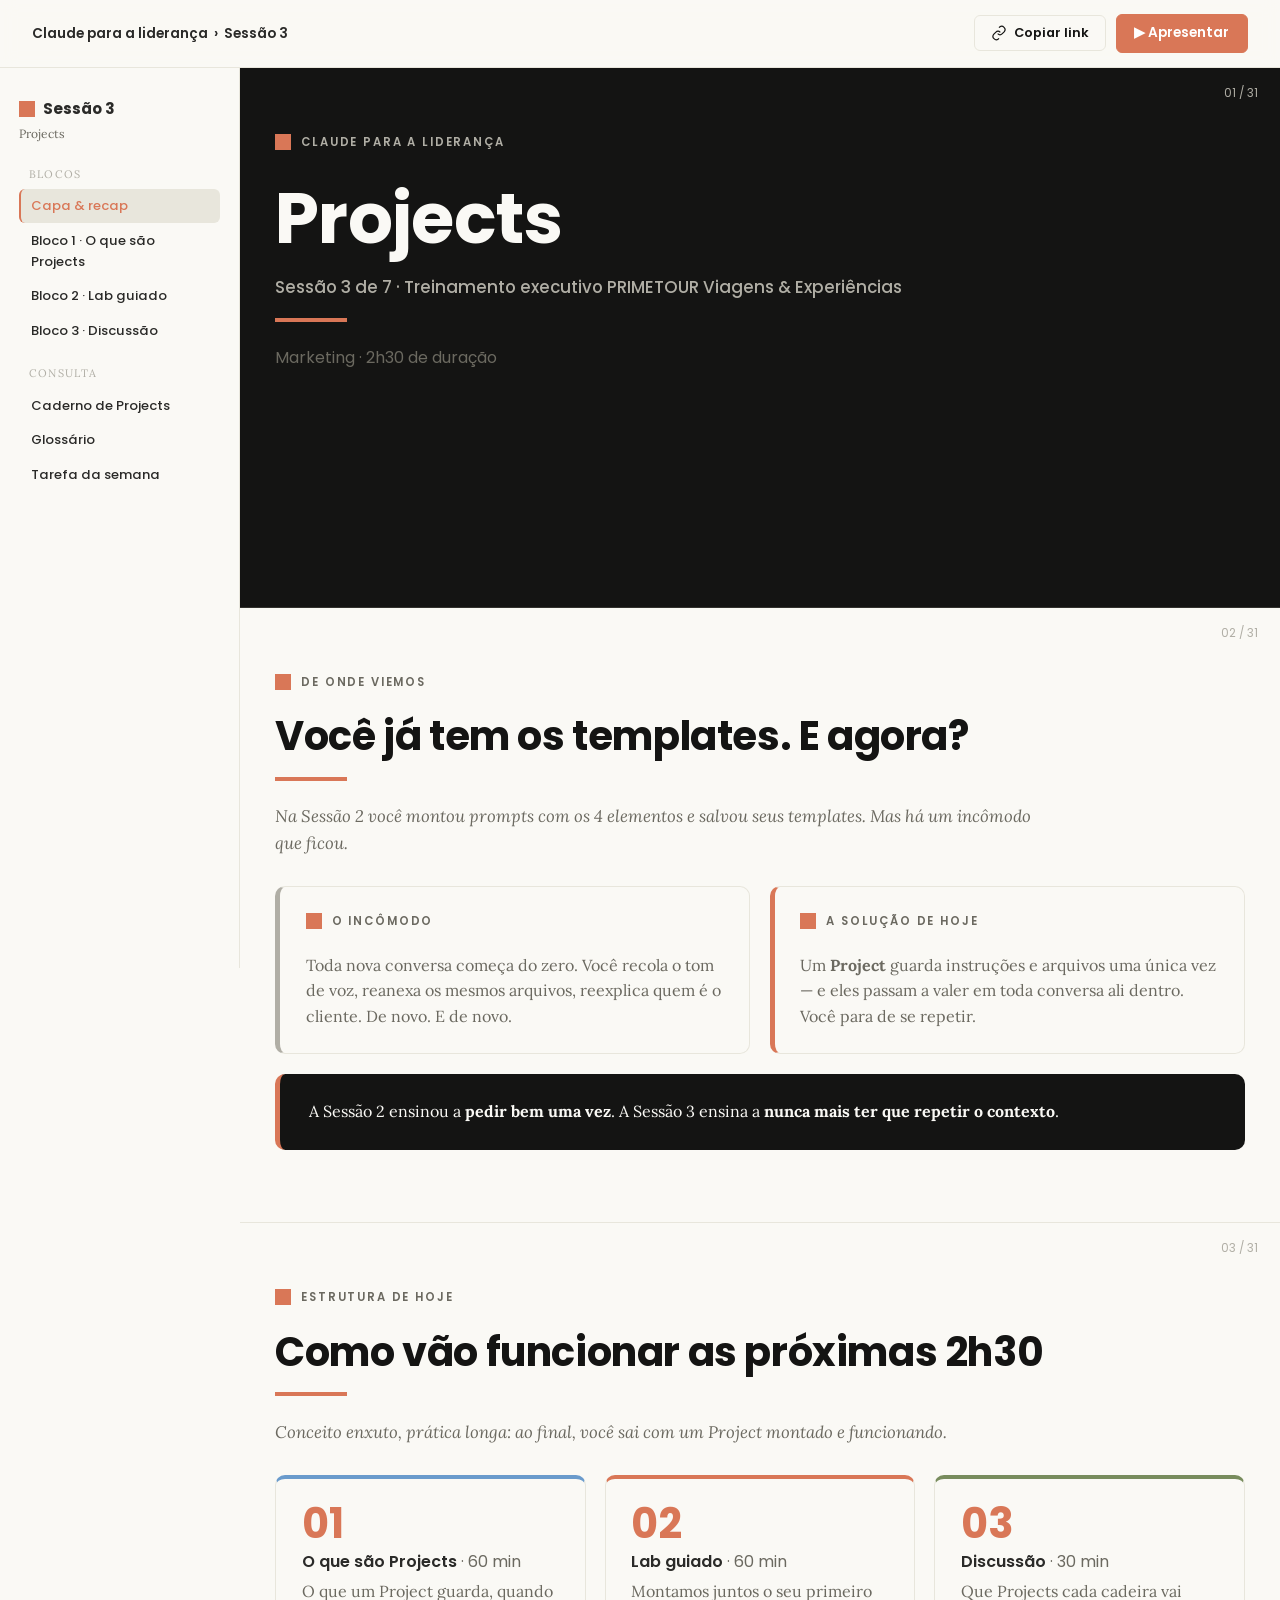
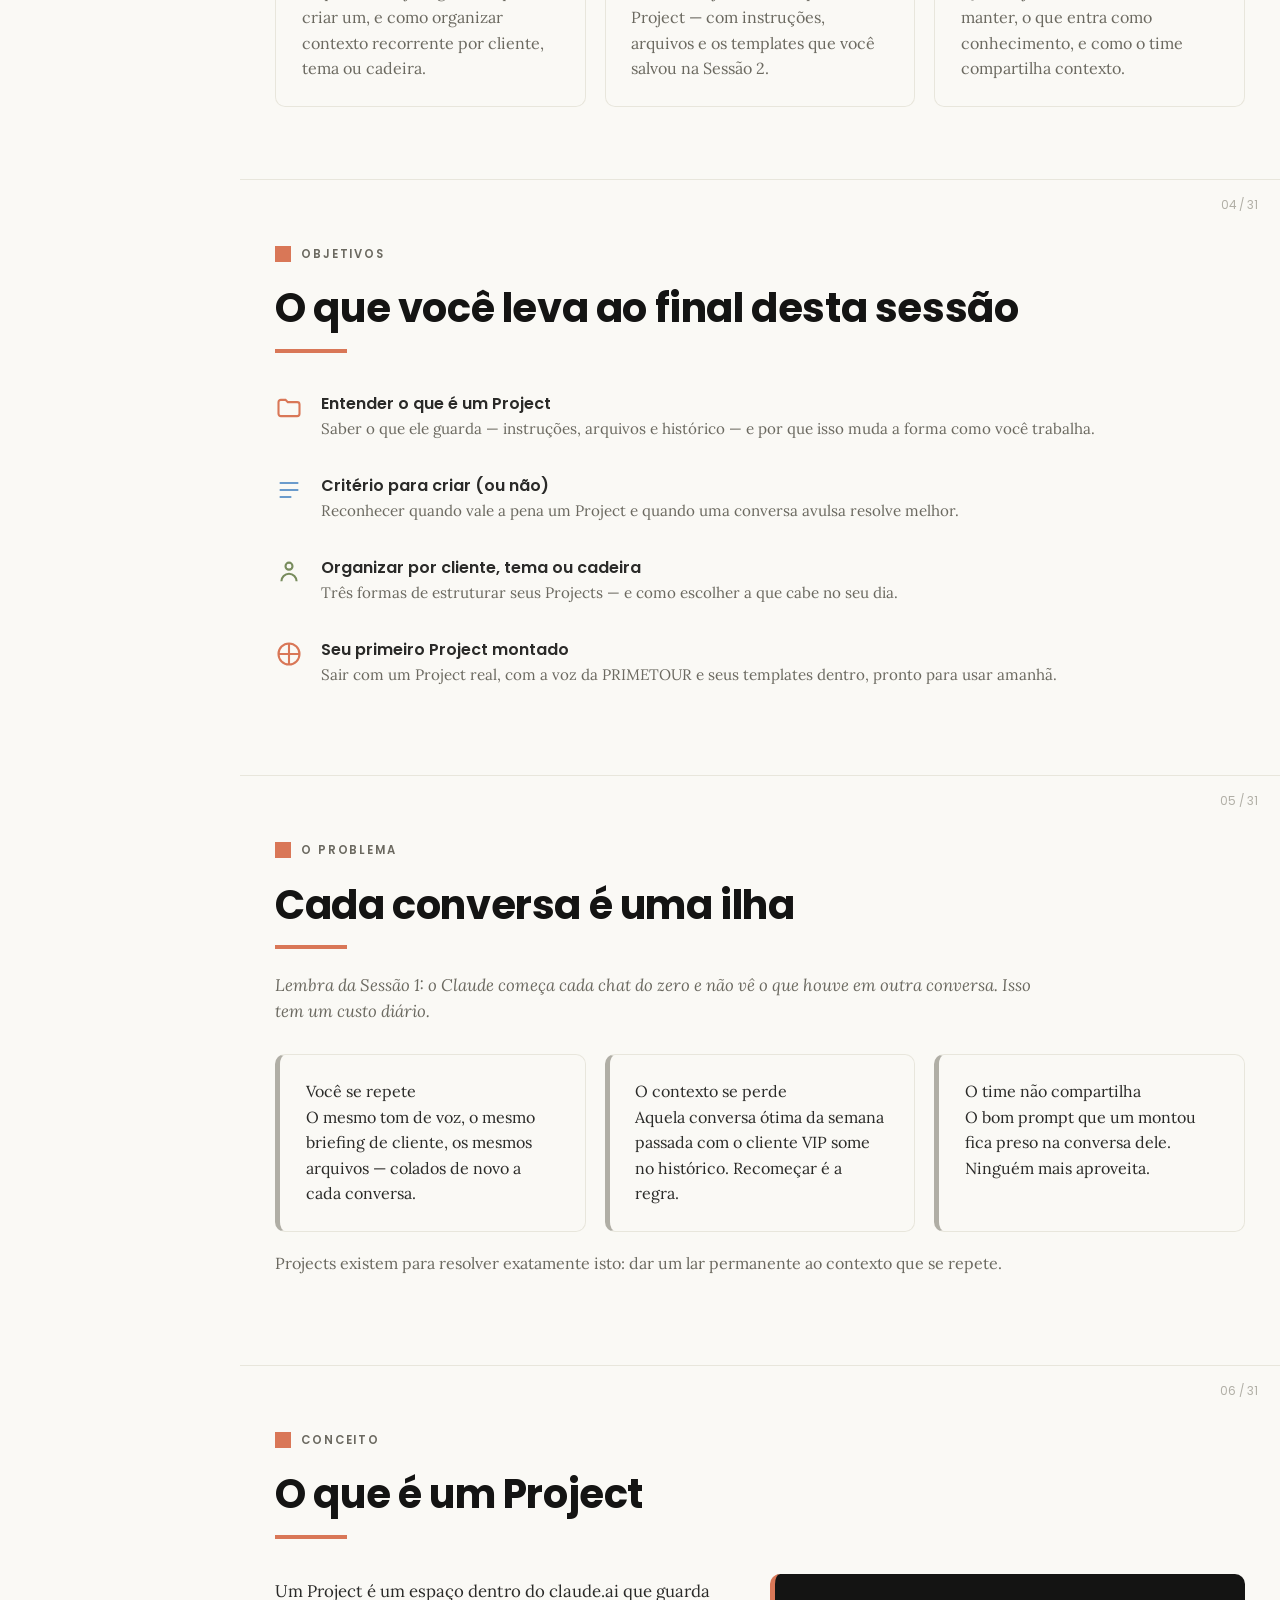
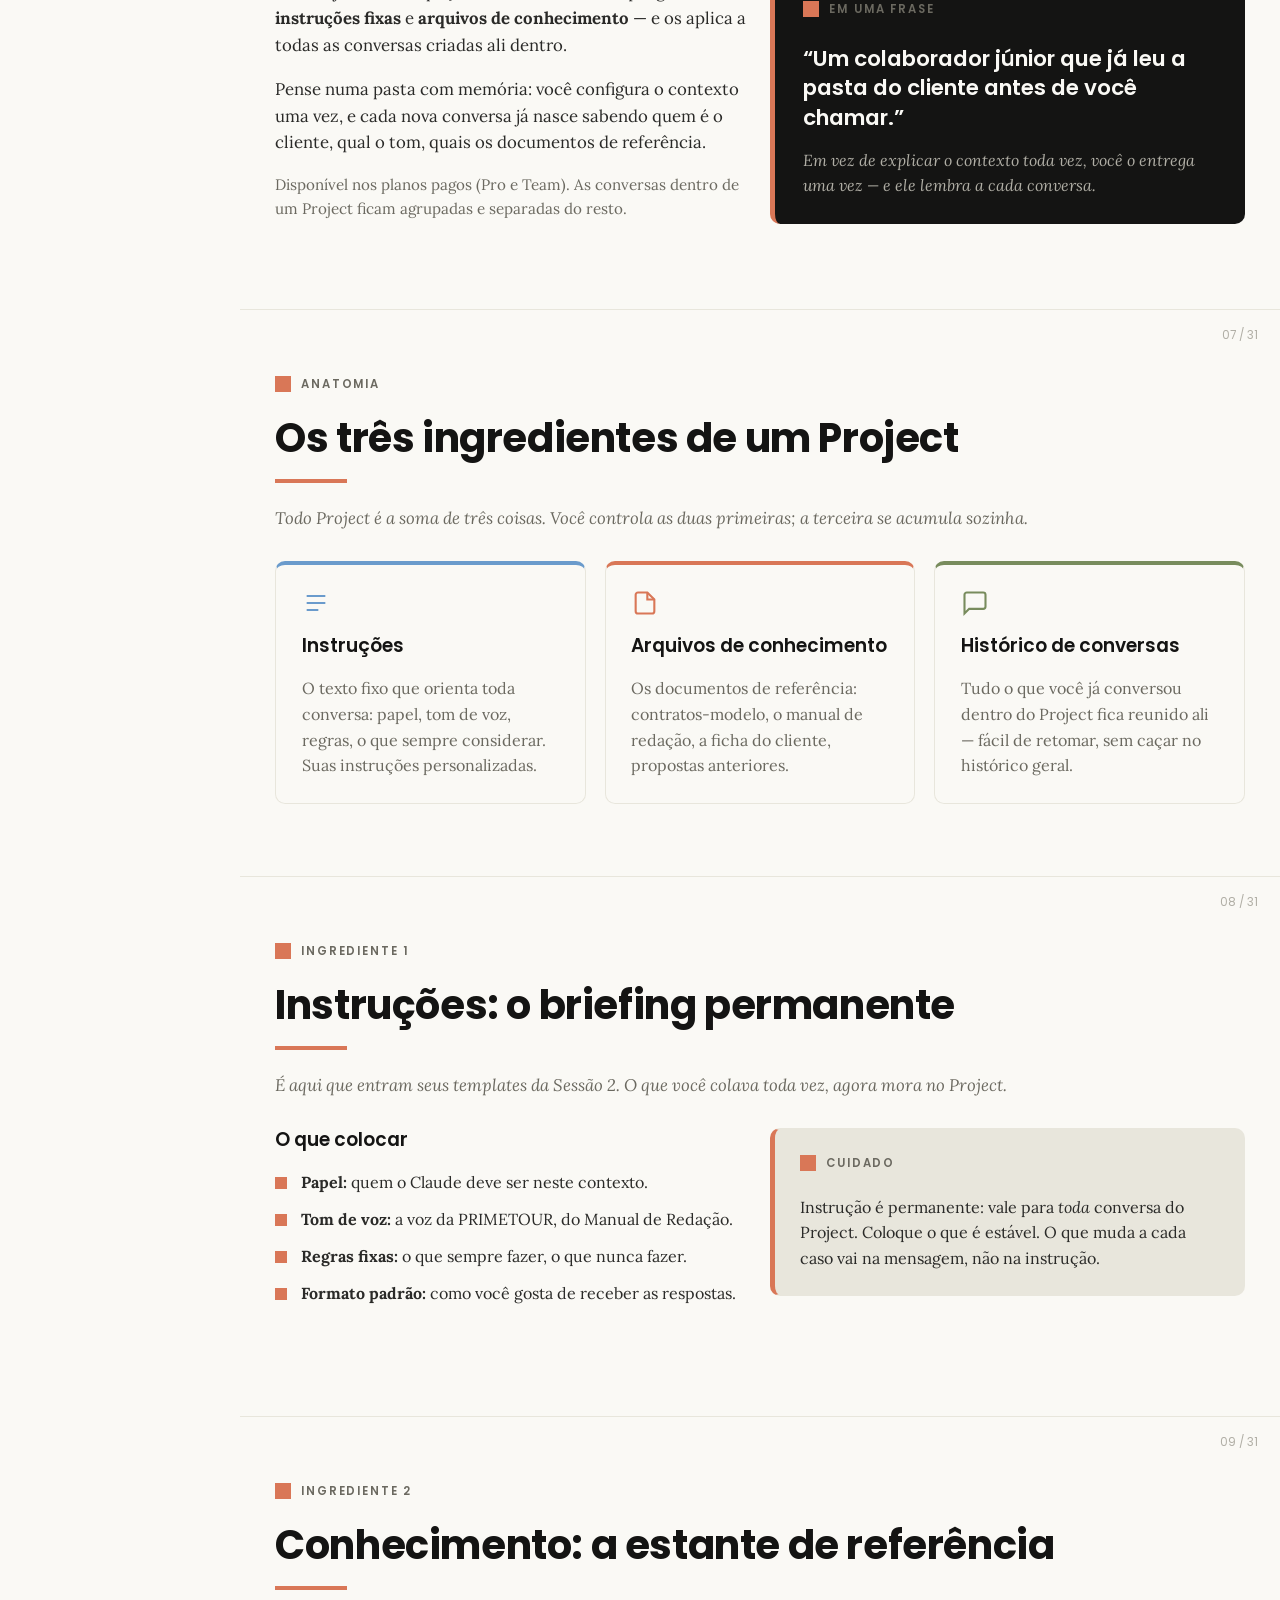
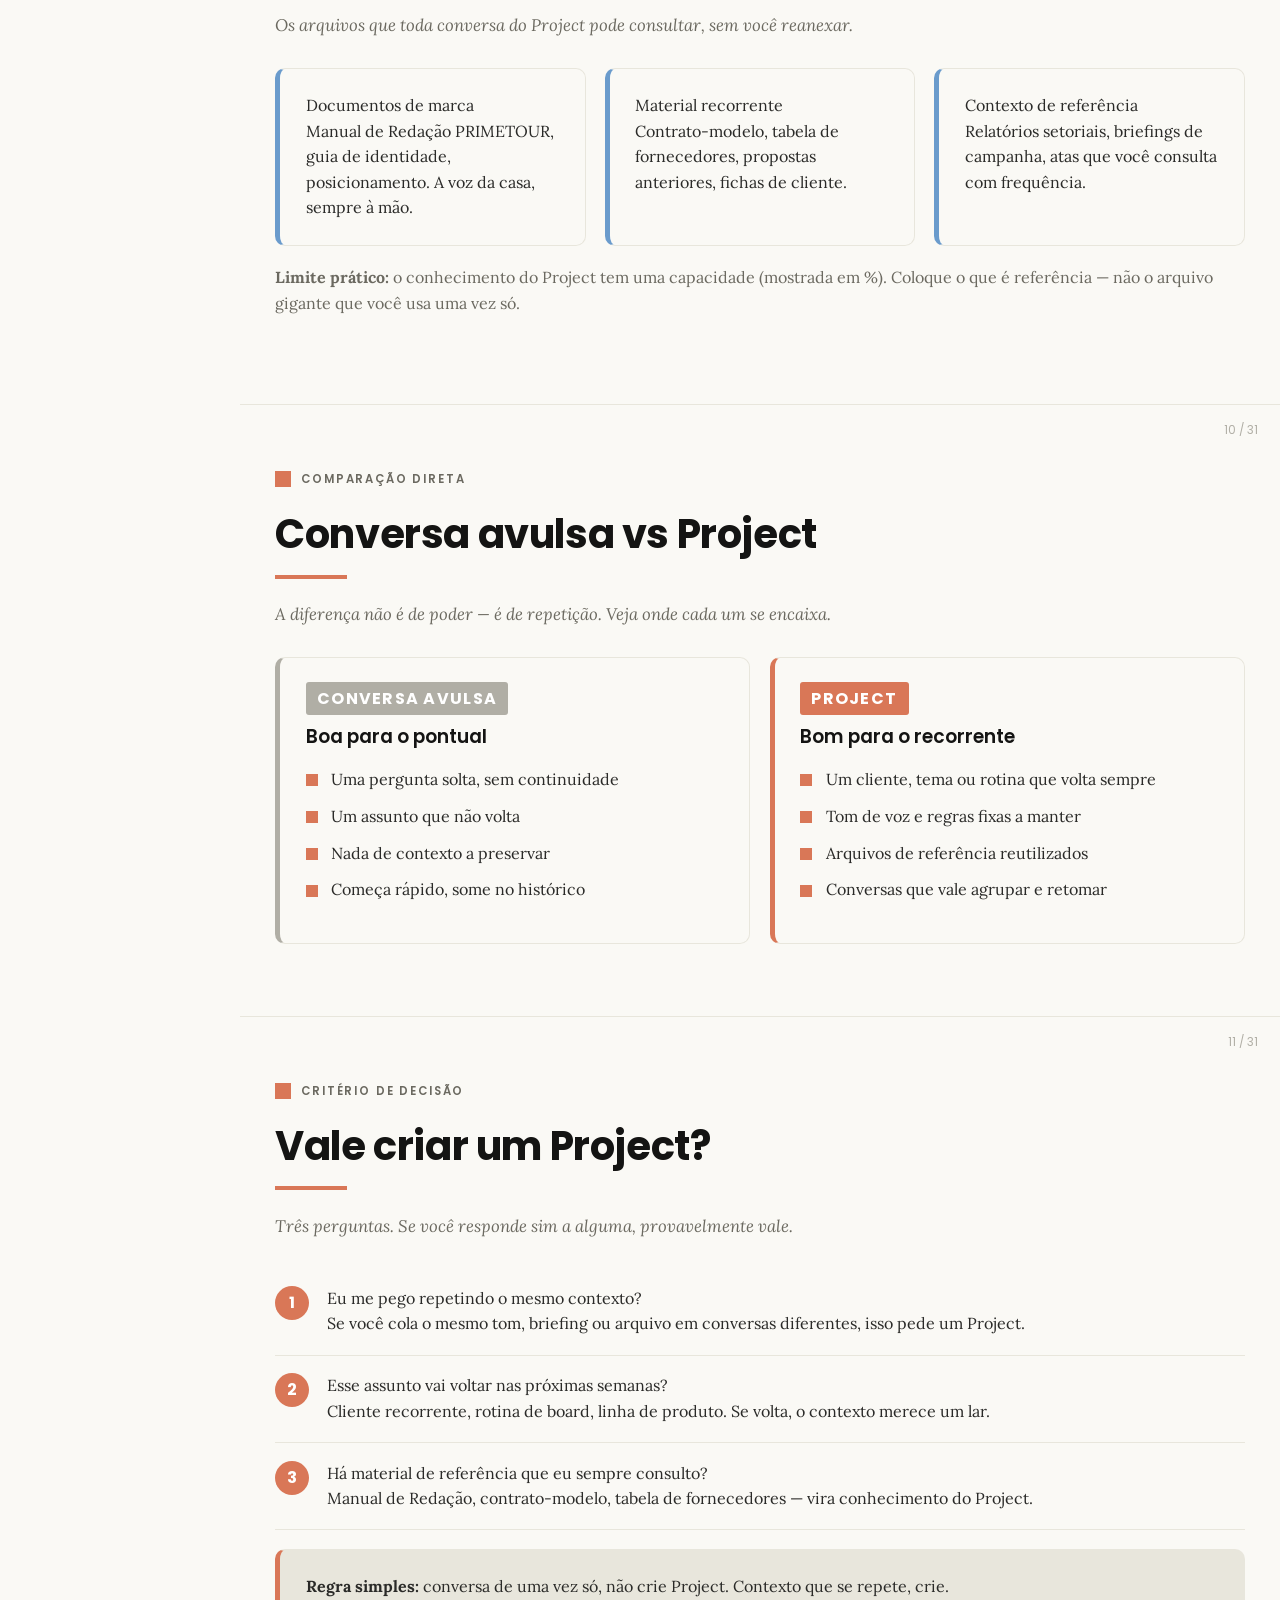
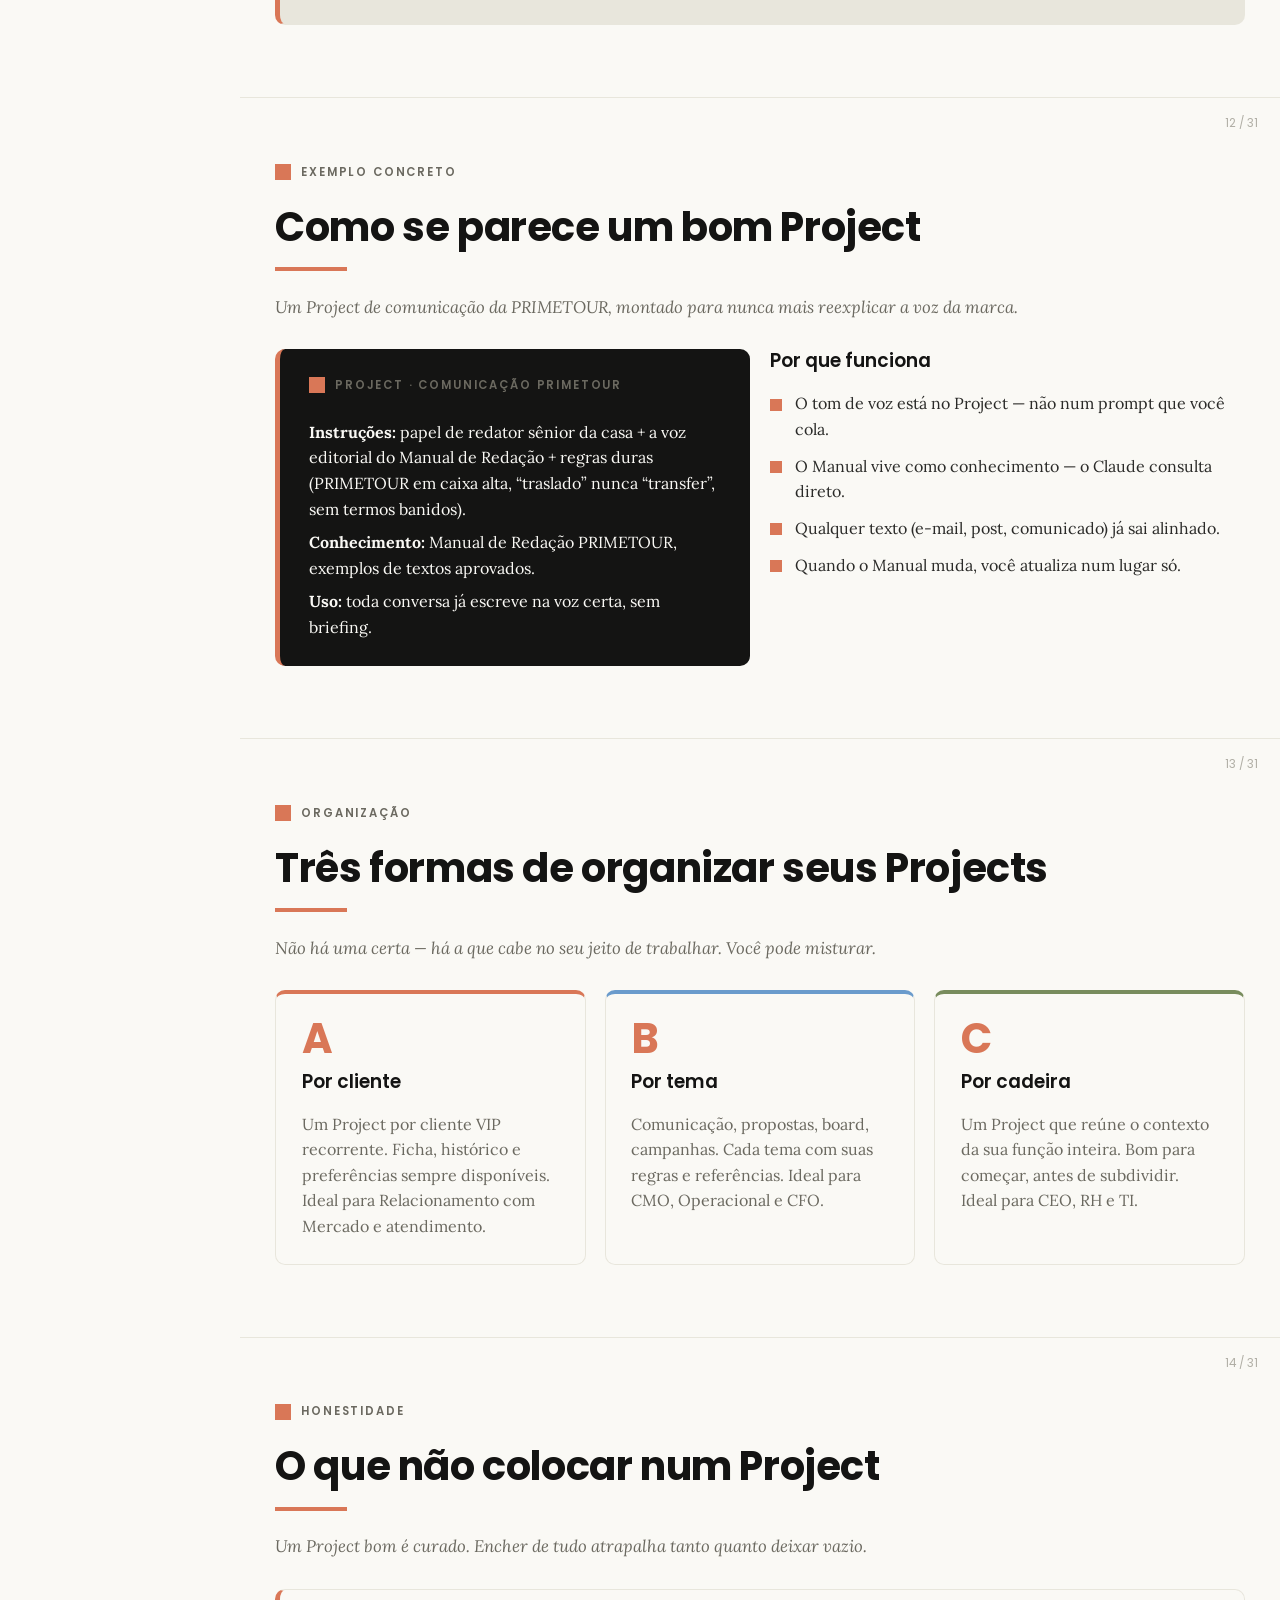
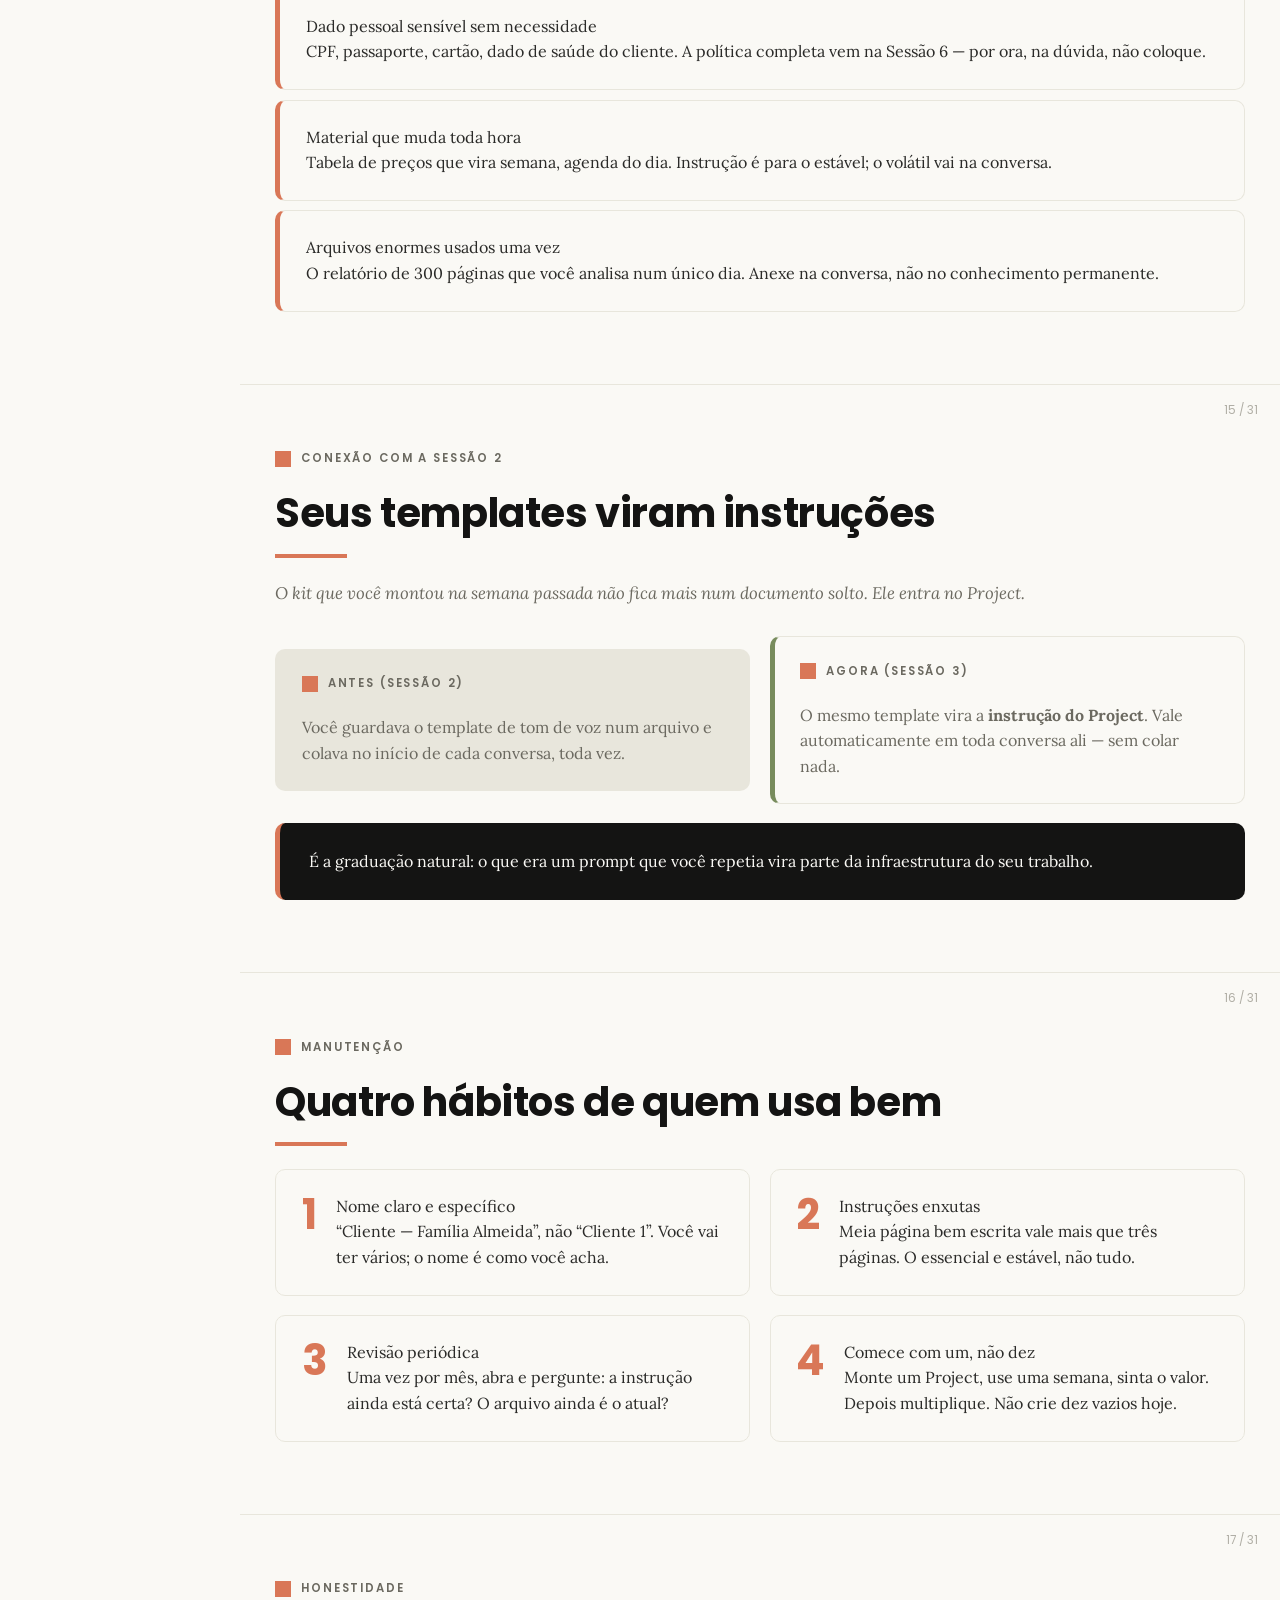
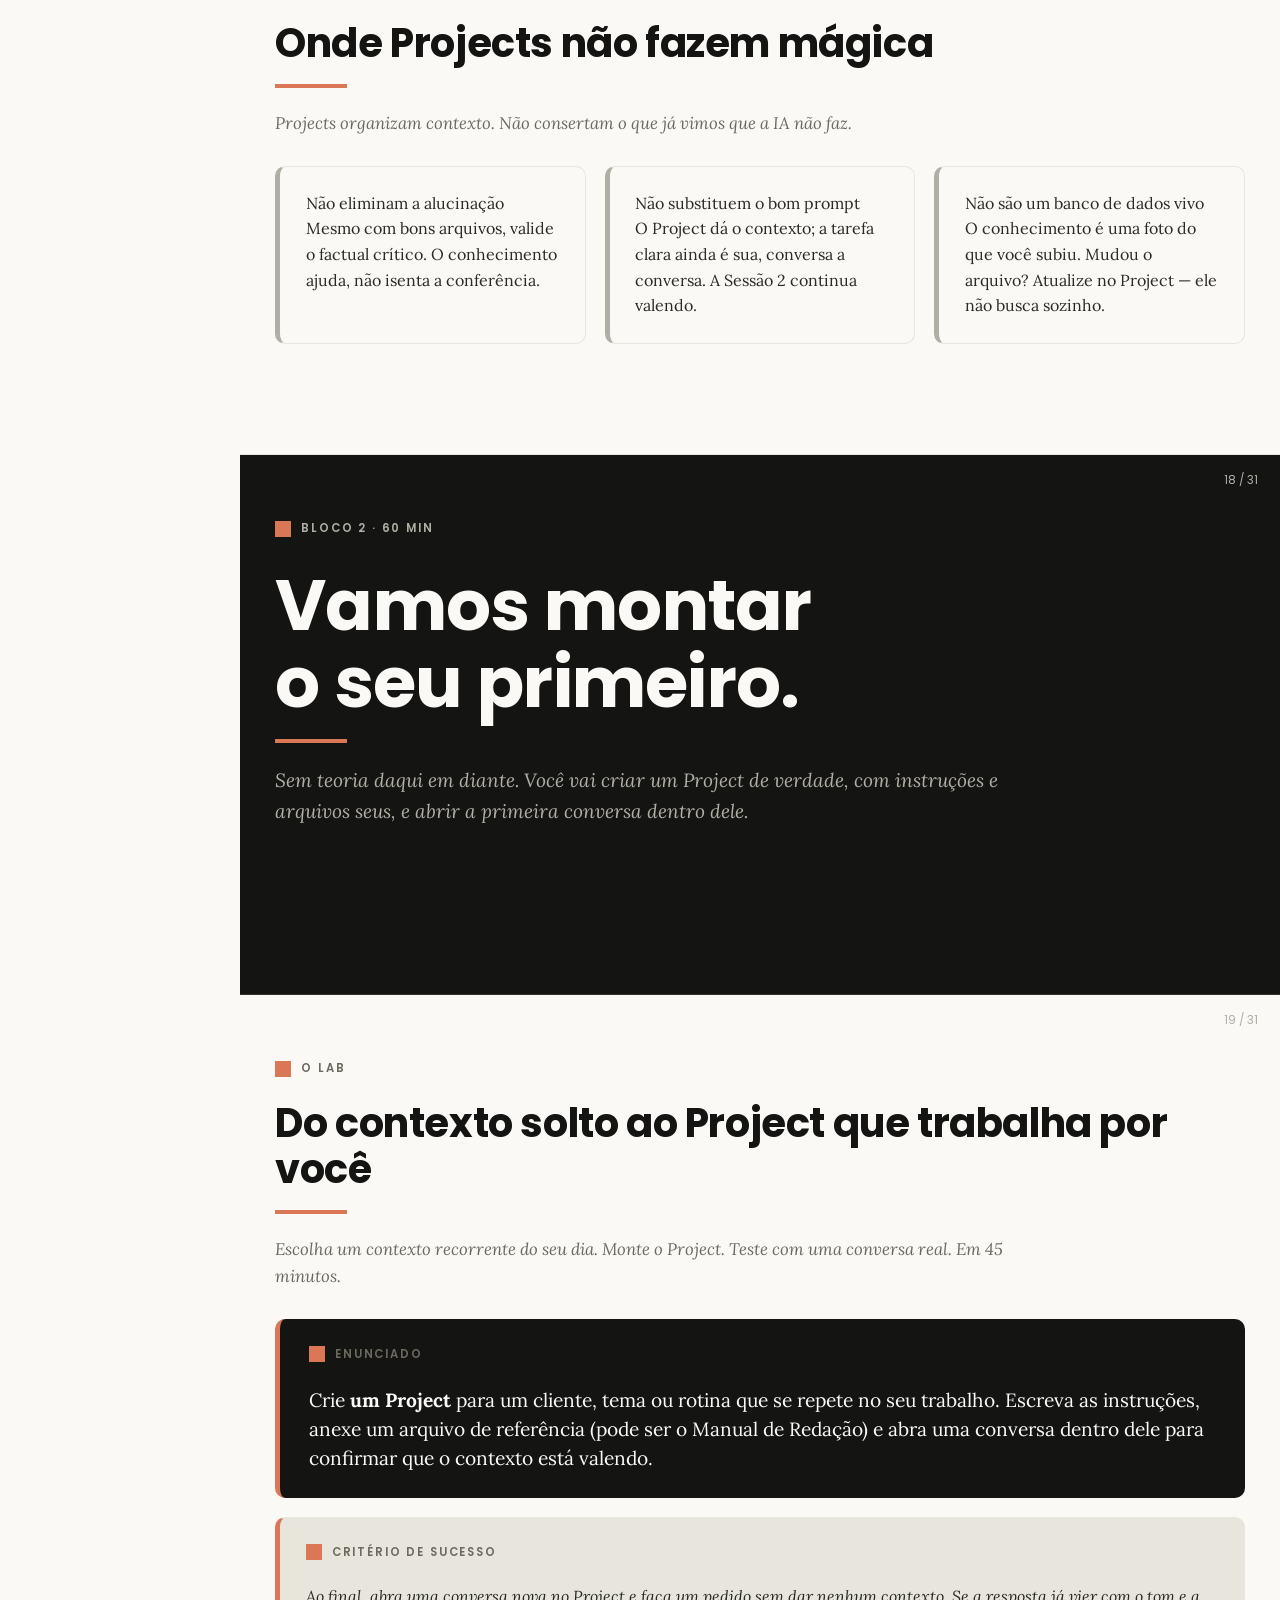
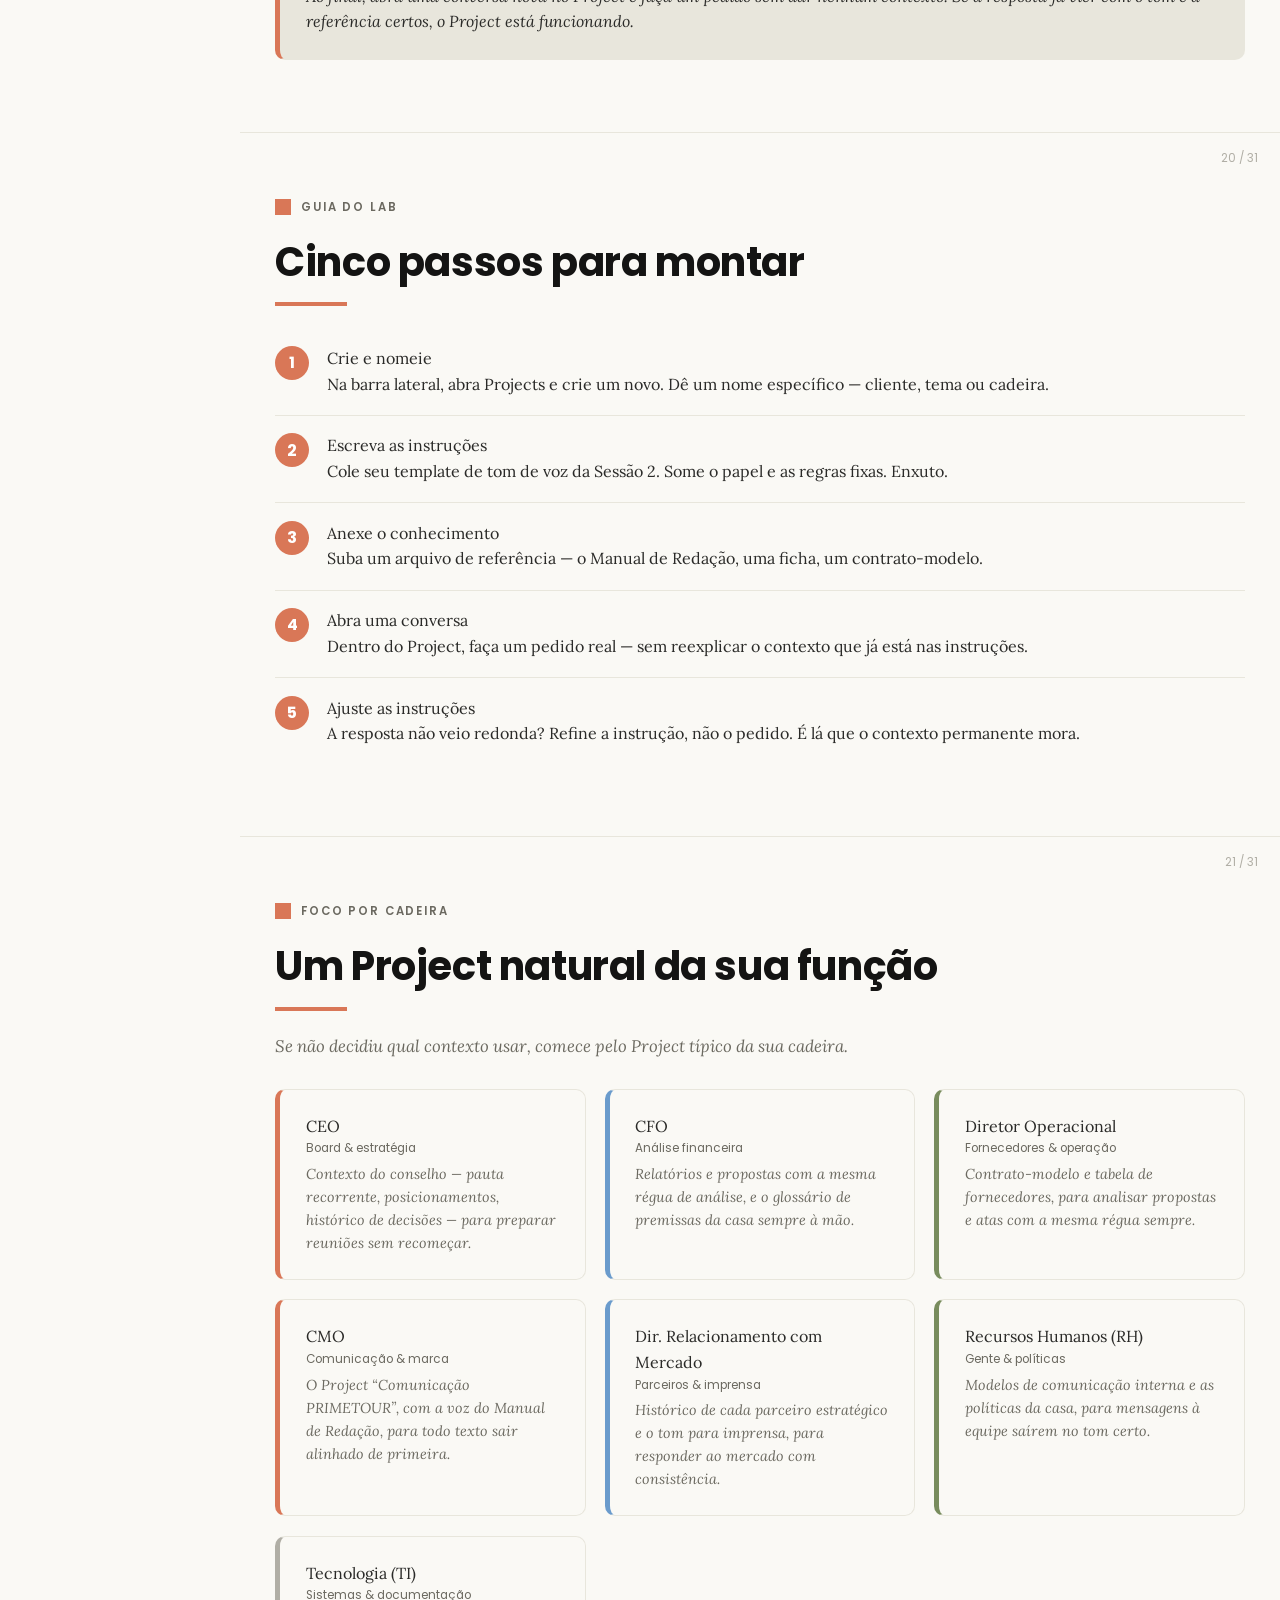
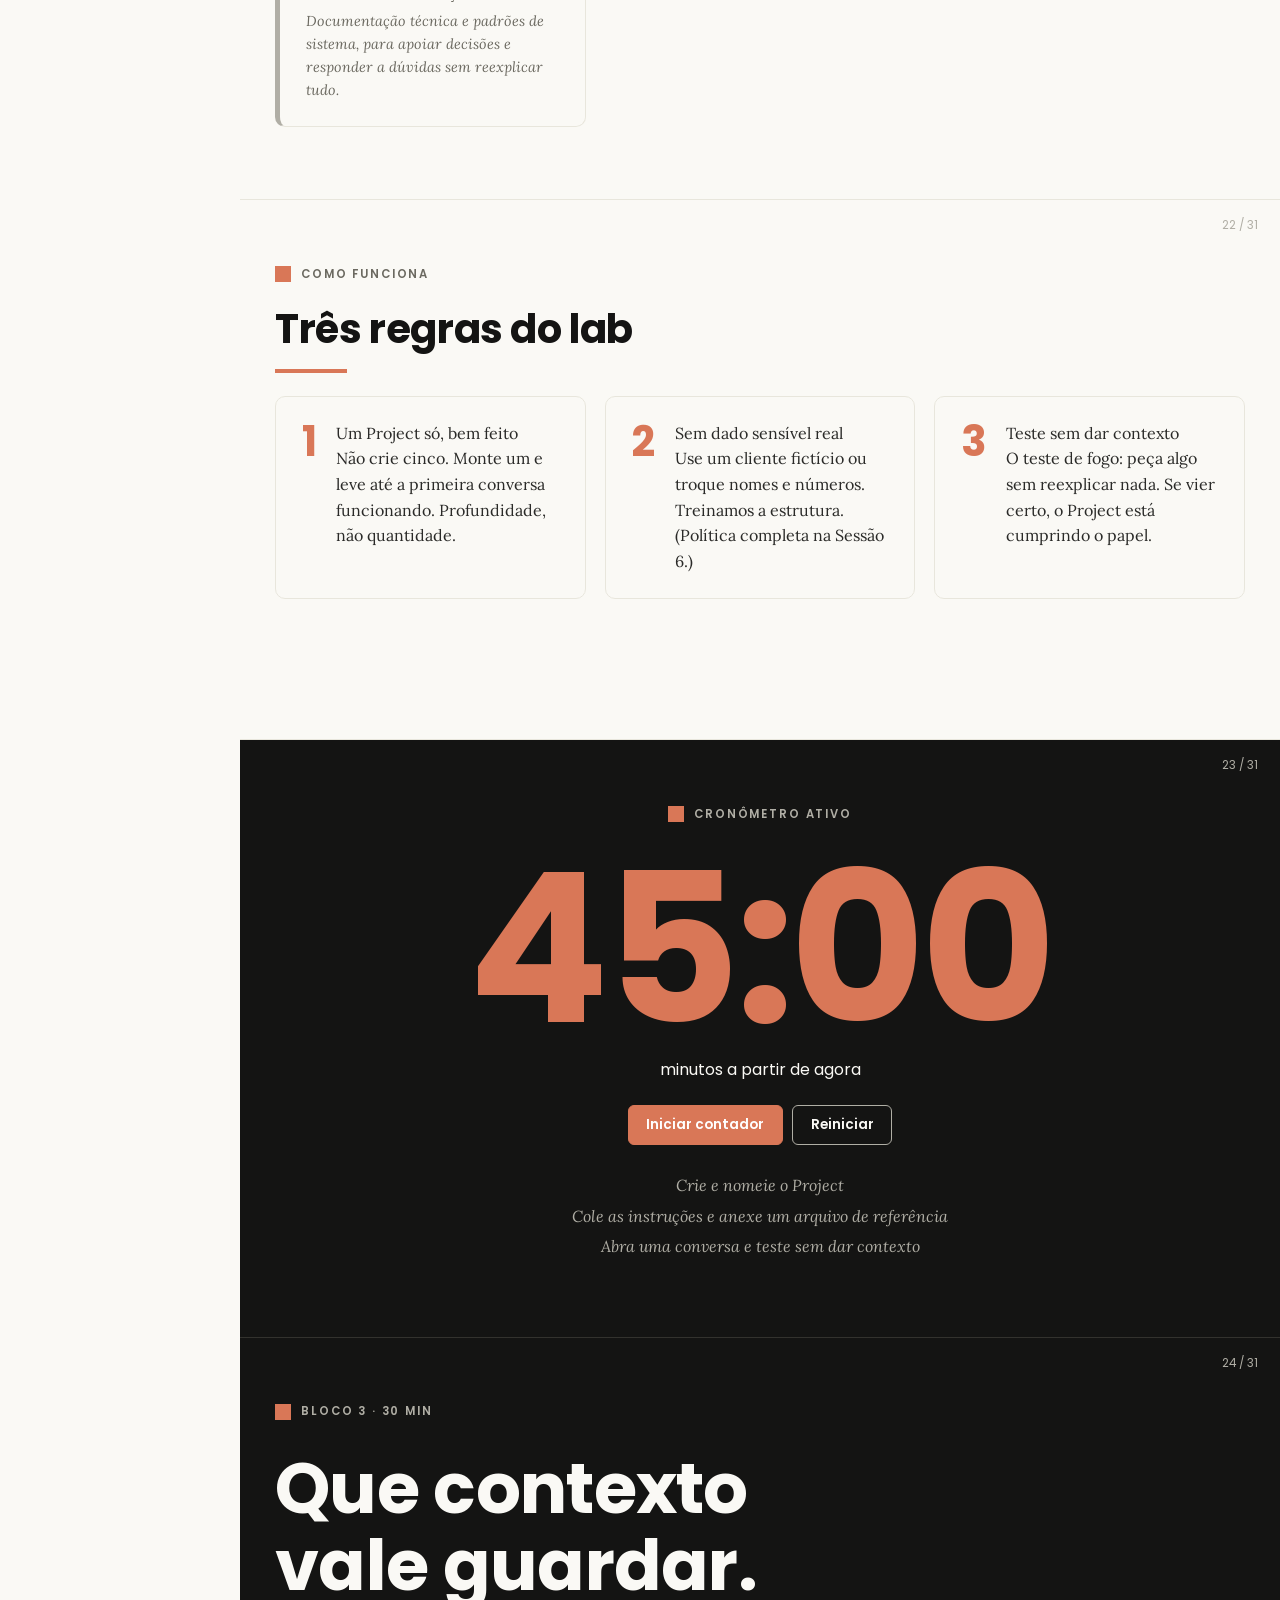
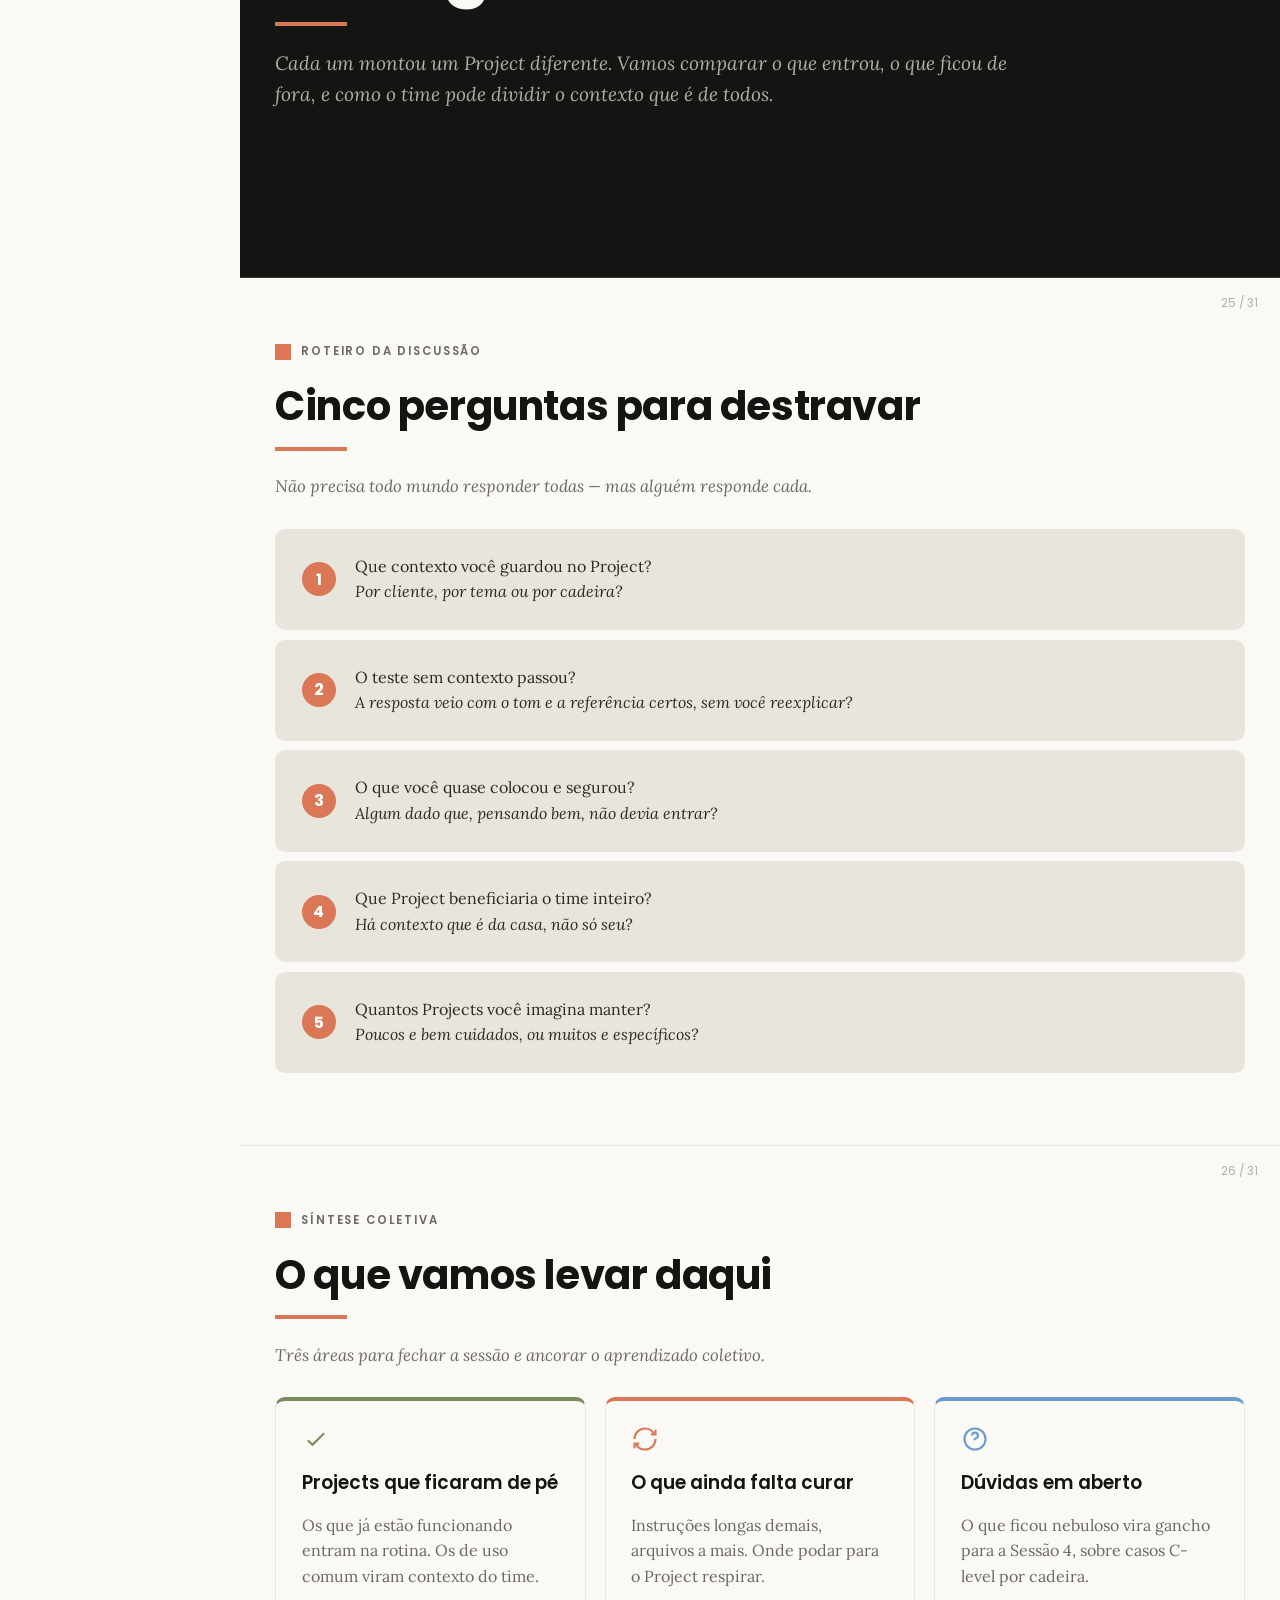
<file: sessao-03/index.html>
<!DOCTYPE html>
<html lang="pt-BR">
<head>
<meta charset="UTF-8">
<meta name="viewport" content="width=device-width, initial-scale=1.0">
<title>Sessão 3 · Projects — Claude para a liderança PRIMETOUR</title>
<meta name="description" content="Sessão 3 do treinamento executivo de Claude para a liderança da PRIMETOUR: o que são Projects, instruções e arquivos que viajam entre conversas, e como organizar contexto recorrente.">
<link rel="stylesheet" href="../assets/claude.css">
</head>
<body>

<!-- ============ CONTROLES FIXOS DO MODO APRESENTAÇÃO ============ -->
<div class="present-zone prev" data-action="present-prev" title="Slide anterior"></div>
<div class="present-zone next" data-action="present-next" title="Próximo slide"></div>
<div class="present-ctrl left">
  <button data-action="present-prev" aria-label="Anterior">‹</button>
</div>
<div class="present-ctrl right">
  <button data-action="present-next" aria-label="Próximo">›</button>
  <button data-action="present-exit" aria-label="Sair (ESC)">✕</button>
</div>
<div class="present-progress" aria-hidden="true">
  <span class="on"></span><span class="on"></span><span class="on"></span><span></span><span></span><span></span><span></span>
</div>

<!-- ============ TOPBAR ============ -->
<header class="topbar non-slide">
  <div class="crumb"><span>Claude para a liderança</span> &nbsp;›&nbsp; Sessão 3</div>
  <div class="flex gap-s items-center"><button class="btn-tool" onclick="copyLink(this)" title="Copiar o link desta sessão"><svg class="ico-sm" viewBox="0 0 24 24" fill="none" stroke="currentColor" stroke-width="1.8"><path d="M10 13a5 5 0 0 0 7 0l3-3a5 5 0 0 0-7-7l-1 1M14 11a5 5 0 0 0-7 0l-3 3a5 5 0 0 0 7 7l1-1"/></svg> <span class="tool-label">Copiar link</span></button><button class="btn btn-orange" data-action="present">▶ Apresentar</button></div>
</header>

<div class="session-layout">

  <!-- ============ SUMÁRIO LATERAL ============ -->
  <nav class="session-nav non-slide" aria-label="Sumário da sessão">
    <div class="nav-brand"><span class="brand-square"></span> Sessão 3</div>
    <div class="nav-sub">Projects</div>

    <div class="nav-section">Blocos</div>
    <a href="#capa">Capa &amp; recap</a>
    <a href="#bloco1">Bloco 1 · O que são Projects</a>
    <a href="#bloco2">Bloco 2 · Lab guiado</a>
    <a href="#bloco3">Bloco 3 · Discussão</a>

    <div class="nav-section">Consulta</div>
    <a href="#caderno-completo">Caderno de Projects</a>
    <a href="#glossario">Glossário</a>
    <a href="#tarefa">Tarefa da semana</a>
  </nav>

  <!-- ============ CONTEÚDO PRINCIPAL ============ -->
  <main class="session-main">
  <div class="slides-wrap">

  <!-- ====== SLIDE 1 — CAPA ====== -->
  <section class="slide slide-dark" id="capa">
    <span class="slide-num">01 / 31</span>
    <div class="slide-inner">
      <div class="section-tag">Claude para a liderança</div>
      <h1 class="cover-title">Projects</h1>
      <p class="cover-sub">Sessão 3 de 7 · Treinamento executivo PRIMETOUR Viagens &amp; Experiências</p>
      <hr class="accent-bar">
      <p class="muted" style="font-family:var(--font-head)">Marketing · 2h30 de duração</p>
    </div>
  </section>

  <!-- ====== SLIDE 2 — RECAP S2 ====== -->
  <section class="slide" id="bloco1">
    <span class="slide-num">02 / 31</span>
    <div class="slide-inner">
      <div class="section-tag">De onde viemos</div>
      <h2>Você já tem os templates. E agora?</h2>
      <hr class="accent-bar">
      <p class="lead">Na Sessão 2 você montou prompts com os 4 elementos e salvou seus templates. Mas há um incômodo que ficou.</p>
      <div class="grid grid-2" style="align-items:start">
        <div class="card side-gray">
          <div class="section-tag">O incômodo</div>
          <p class="muted" style="margin:0">Toda nova conversa começa do zero. Você recola o tom de voz, reanexa os mesmos arquivos, reexplica quem é o cliente. De novo. E de novo.</p>
        </div>
        <div class="card side-orange">
          <div class="section-tag">A solução de hoje</div>
          <p class="muted" style="margin:0">Um <strong>Project</strong> guarda instruções e arquivos uma única vez — e eles passam a valer em toda conversa ali dentro. Você para de se repetir.</p>
        </div>
      </div>
      <div class="card-dark side-orange mt-2">
        <p style="margin:0;color:var(--claude-light)">A Sessão 2 ensinou a <strong>pedir bem uma vez</strong>. A Sessão 3 ensina a <strong>nunca mais ter que repetir o contexto</strong>.</p>
      </div>
    </div>
  </section>

  <!-- ====== SLIDE 3 — ESTRUTURA DE HOJE ====== -->
  <section class="slide">
    <span class="slide-num">03 / 31</span>
    <div class="slide-inner">
      <div class="section-tag">Estrutura de hoje</div>
      <h2>Como vão funcionar as próximas 2h30</h2>
      <hr class="accent-bar">
      <p class="lead">Conceito enxuto, prática longa: ao final, você sai com um Project montado e funcionando.</p>
      <div class="grid grid-3">
        <div class="card top-blue">
          <div class="num-big t-blue">01</div>
          <div style="font-family:var(--font-head);font-weight:600;margin:.3rem 0">O que são Projects <span class="muted" style="font-weight:400">· 60 min</span></div>
          <p class="muted" style="margin:0">O que um Project guarda, quando criar um, e como organizar contexto recorrente por cliente, tema ou cadeira.</p>
        </div>
        <div class="card top-orange">
          <div class="num-big t-orange">02</div>
          <div style="font-family:var(--font-head);font-weight:600;margin:.3rem 0">Lab guiado <span class="muted" style="font-weight:400">· 60 min</span></div>
          <p class="muted" style="margin:0">Montamos juntos o seu primeiro Project — com instruções, arquivos e os templates que você salvou na Sessão 2.</p>
        </div>
        <div class="card top-green">
          <div class="num-big t-green">03</div>
          <div style="font-family:var(--font-head);font-weight:600;margin:.3rem 0">Discussão <span class="muted" style="font-weight:400">· 30 min</span></div>
          <p class="muted" style="margin:0">Que Projects cada cadeira vai manter, o que entra como conhecimento, e como o time compartilha contexto.</p>
        </div>
      </div>
    </div>
  </section>

  <!-- ====== SLIDE 4 — OBJETIVOS ====== -->
  <section class="slide">
    <span class="slide-num">04 / 31</span>
    <div class="slide-inner">
      <div class="section-tag">Objetivos</div>
      <h2>O que você leva ao final desta sessão</h2>
      <hr class="accent-bar">
      <div class="mt-2">
        <div class="feature-row">
          <svg class="ico" viewBox="0 0 24 24"><path d="M3 7a2 2 0 0 1 2-2h4l2 2h8a2 2 0 0 1 2 2v8a2 2 0 0 1-2 2H5a2 2 0 0 1-2-2V7Z"/></svg>
          <div><div class="ft-title">Entender o que é um Project</div><div class="ft-desc">Saber o que ele guarda — instruções, arquivos e histórico — e por que isso muda a forma como você trabalha.</div></div>
        </div>
        <div class="feature-row">
          <svg class="ico" style="color:var(--claude-blue)" viewBox="0 0 24 24"><path d="M4 6h16M4 12h16M4 18h10"/></svg>
          <div><div class="ft-title">Critério para criar (ou não)</div><div class="ft-desc">Reconhecer quando vale a pena um Project e quando uma conversa avulsa resolve melhor.</div></div>
        </div>
        <div class="feature-row">
          <svg class="ico" style="color:var(--claude-green)" viewBox="0 0 24 24"><circle cx="12" cy="7" r="3"/><path d="M5.5 20a6.5 6.5 0 0 1 13 0"/></svg>
          <div><div class="ft-title">Organizar por cliente, tema ou cadeira</div><div class="ft-desc">Três formas de estruturar seus Projects — e como escolher a que cabe no seu dia.</div></div>
        </div>
        <div class="feature-row">
          <svg class="ico" viewBox="0 0 24 24"><path d="M12 3v18M3 12h18"/><circle cx="12" cy="12" r="9"/></svg>
          <div><div class="ft-title">Seu primeiro Project montado</div><div class="ft-desc">Sair com um Project real, com a voz da PRIMETOUR e seus templates dentro, pronto para usar amanhã.</div></div>
        </div>
      </div>
    </div>
  </section>

  <!-- ====== SLIDE 5 — O PROBLEMA: O SILO ====== -->
  <section class="slide">
    <span class="slide-num">05 / 31</span>
    <div class="slide-inner">
      <div class="section-tag">O problema</div>
      <h2>Cada conversa é uma ilha</h2>
      <hr class="accent-bar">
      <p class="lead">Lembra da Sessão 1: o Claude começa cada chat do zero e não vê o que houve em outra conversa. Isso tem um custo diário.</p>
      <div class="grid grid-3">
        <div class="card side-gray"><div class="ft-title">Você se repete</div><div class="ft-desc">O mesmo tom de voz, o mesmo briefing de cliente, os mesmos arquivos — colados de novo a cada conversa.</div></div>
        <div class="card side-gray"><div class="ft-title">O contexto se perde</div><div class="ft-desc">Aquela conversa ótima da semana passada com o cliente VIP some no histórico. Recomeçar é a regra.</div></div>
        <div class="card side-gray"><div class="ft-title">O time não compartilha</div><div class="ft-desc">O bom prompt que um montou fica preso na conversa dele. Ninguém mais aproveita.</div></div>
      </div>
      <p class="muted mt-2">Projects existem para resolver exatamente isto: dar um lar permanente ao contexto que se repete.</p>
    </div>
  </section>

  <!-- ====== SLIDE 6 — O QUE É UM PROJECT ====== -->
  <section class="slide">
    <span class="slide-num">06 / 31</span>
    <div class="slide-inner">
      <div class="section-tag">Conceito</div>
      <h2>O que é um Project</h2>
      <hr class="accent-bar">
      <div class="grid grid-2" style="align-items:center">
        <div class="serif" style="font-size:1.05rem">
          <p>Um Project é um espaço dentro do claude.ai que guarda <strong>instruções fixas</strong> e <strong>arquivos de conhecimento</strong> — e os aplica a todas as conversas criadas ali dentro.</p>
          <p>Pense numa pasta com memória: você configura o contexto uma vez, e cada nova conversa já nasce sabendo quem é o cliente, qual o tom, quais os documentos de referência.</p>
          <p class="muted" style="font-size:.95rem">Disponível nos planos pagos (Pro e Team). As conversas dentro de um Project ficam agrupadas e separadas do resto.</p>
        </div>
        <div class="card-dark side-orange">
          <div class="section-tag">Em uma frase</div>
          <p style="font-family:var(--font-head);font-weight:600;font-size:1.35rem;line-height:1.35;margin:.2rem 0 1rem">“Um colaborador júnior que já leu a pasta do cliente antes de você chamar.”</p>
          <p class="italic" style="color:var(--claude-mid-gray);margin:0">Em vez de explicar o contexto toda vez, você o entrega uma vez — e ele lembra a cada conversa.</p>
        </div>
      </div>
    </div>
  </section>

  <!-- ====== SLIDE 7 — OS 3 INGREDIENTES ====== -->
  <section class="slide">
    <span class="slide-num">07 / 31</span>
    <div class="slide-inner">
      <div class="section-tag">Anatomia</div>
      <h2>Os três ingredientes de um Project</h2>
      <hr class="accent-bar">
      <p class="lead">Todo Project é a soma de três coisas. Você controla as duas primeiras; a terceira se acumula sozinha.</p>
      <div class="grid grid-3">
        <div class="card top-blue">
          <svg class="ico t-blue" viewBox="0 0 24 24"><path d="M4 6h16M4 12h16M4 18h10"/></svg>
          <h3 class="mt-1">Instruções</h3>
          <p class="muted" style="margin:0">O texto fixo que orienta toda conversa: papel, tom de voz, regras, o que sempre considerar. Suas instruções personalizadas.</p>
        </div>
        <div class="card top-orange">
          <svg class="ico t-orange" viewBox="0 0 24 24"><path d="M14 3H6a2 2 0 0 0-2 2v14a2 2 0 0 0 2 2h12a2 2 0 0 0 2-2V9l-6-6Z"/><path d="M14 3v6h6"/></svg>
          <h3 class="mt-1">Arquivos de conhecimento</h3>
          <p class="muted" style="margin:0">Os documentos de referência: contratos-modelo, o manual de redação, a ficha do cliente, propostas anteriores.</p>
        </div>
        <div class="card top-green">
          <svg class="ico t-green" viewBox="0 0 24 24"><path d="M21 15a2 2 0 0 1-2 2H7l-4 4V5a2 2 0 0 1 2-2h14a2 2 0 0 1 2 2v10Z"/></svg>
          <h3 class="mt-1">Histórico de conversas</h3>
          <p class="muted" style="margin:0">Tudo o que você já conversou dentro do Project fica reunido ali — fácil de retomar, sem caçar no histórico geral.</p>
        </div>
      </div>
    </div>
  </section>

  <!-- ====== SLIDE 8 — INSTRUÇÕES ====== -->
  <section class="slide">
    <span class="slide-num">08 / 31</span>
    <div class="slide-inner">
      <div class="section-tag">Ingrediente 1</div>
      <h2>Instruções: o briefing permanente</h2>
      <hr class="accent-bar">
      <p class="lead">É aqui que entram seus templates da Sessão 2. O que você colava toda vez, agora mora no Project.</p>
      <div class="grid grid-2" style="align-items:start">
        <div>
          <h3 class="mt-0">O que colocar</h3>
          <ul class="sq-list">
            <li><strong>Papel:</strong> quem o Claude deve ser neste contexto.</li>
            <li><strong>Tom de voz:</strong> a voz da PRIMETOUR, do Manual de Redação.</li>
            <li><strong>Regras fixas:</strong> o que sempre fazer, o que nunca fazer.</li>
            <li><strong>Formato padrão:</strong> como você gosta de receber as respostas.</li>
          </ul>
        </div>
        <div class="card card-soft side-orange">
          <div class="section-tag">Cuidado</div>
          <p style="margin:0">Instrução é permanente: vale para <em>toda</em> conversa do Project. Coloque o que é estável. O que muda a cada caso vai na mensagem, não na instrução.</p>
        </div>
      </div>
    </div>
  </section>

  <!-- ====== SLIDE 9 — ARQUIVOS ====== -->
  <section class="slide">
    <span class="slide-num">09 / 31</span>
    <div class="slide-inner">
      <div class="section-tag">Ingrediente 2</div>
      <h2>Conhecimento: a estante de referência</h2>
      <hr class="accent-bar">
      <p class="lead">Os arquivos que toda conversa do Project pode consultar, sem você reanexar.</p>
      <div class="grid grid-3">
        <div class="card side-blue"><div class="ft-title">Documentos de marca</div><div class="ft-desc">Manual de Redação PRIMETOUR, guia de identidade, posicionamento. A voz da casa, sempre à mão.</div></div>
        <div class="card side-blue"><div class="ft-title">Material recorrente</div><div class="ft-desc">Contrato-modelo, tabela de fornecedores, propostas anteriores, fichas de cliente.</div></div>
        <div class="card side-blue"><div class="ft-title">Contexto de referência</div><div class="ft-desc">Relatórios setoriais, briefings de campanha, atas que você consulta com frequência.</div></div>
      </div>
      <p class="muted mt-2"><strong>Limite prático:</strong> o conhecimento do Project tem uma capacidade (mostrada em %). Coloque o que é referência — não o arquivo gigante que você usa uma vez só.</p>
    </div>
  </section>

  <!-- ====== SLIDE 10 — CONVERSA AVULSA VS PROJECT ====== -->
  <section class="slide">
    <span class="slide-num">10 / 31</span>
    <div class="slide-inner">
      <div class="section-tag">Comparação direta</div>
      <h2>Conversa avulsa vs Project</h2>
      <hr class="accent-bar">
      <p class="lead">A diferença não é de poder — é de repetição. Veja onde cada um se encaixa.</p>
      <div class="grid grid-2">
        <div class="card side-gray">
          <div style="font-family:var(--font-head);font-weight:700;letter-spacing:.08em;background:var(--claude-mid-gray);display:inline-block;padding:.25rem .7rem;border-radius:3px;color:#fff">CONVERSA AVULSA</div>
          <h3 class="mt-1">Boa para o pontual</h3>
          <ul class="sq-list">
            <li>Uma pergunta solta, sem continuidade</li>
            <li>Um assunto que não volta</li>
            <li>Nada de contexto a preservar</li>
            <li>Começa rápido, some no histórico</li>
          </ul>
        </div>
        <div class="card side-orange">
          <div style="font-family:var(--font-head);font-weight:700;letter-spacing:.08em;background:var(--claude-orange);display:inline-block;padding:.25rem .7rem;border-radius:3px;color:#fff">PROJECT</div>
          <h3 class="mt-1">Bom para o recorrente</h3>
          <ul class="sq-list">
            <li>Um cliente, tema ou rotina que volta sempre</li>
            <li>Tom de voz e regras fixas a manter</li>
            <li>Arquivos de referência reutilizados</li>
            <li>Conversas que vale agrupar e retomar</li>
          </ul>
        </div>
      </div>
    </div>
  </section>

  <!-- ====== SLIDE 11 — QUANDO CRIAR ====== -->
  <section class="slide">
    <span class="slide-num">11 / 31</span>
    <div class="slide-inner">
      <div class="section-tag">Critério de decisão</div>
      <h2>Vale criar um Project?</h2>
      <hr class="accent-bar">
      <p class="lead">Três perguntas. Se você responde sim a alguma, provavelmente vale.</p>
      <div class="task-row"><span class="num-circle">1</span><div><div class="ft-title">Eu me pego repetindo o mesmo contexto?</div><div class="ft-desc">Se você cola o mesmo tom, briefing ou arquivo em conversas diferentes, isso pede um Project.</div></div></div>
      <div class="task-row"><span class="num-circle">2</span><div><div class="ft-title">Esse assunto vai voltar nas próximas semanas?</div><div class="ft-desc">Cliente recorrente, rotina de board, linha de produto. Se volta, o contexto merece um lar.</div></div></div>
      <div class="task-row"><span class="num-circle">3</span><div><div class="ft-title">Há material de referência que eu sempre consulto?</div><div class="ft-desc">Manual de Redação, contrato-modelo, tabela de fornecedores — vira conhecimento do Project.</div></div></div>
      <div class="card card-soft side-orange mt-2"><p style="margin:0"><strong>Regra simples:</strong> conversa de uma vez só, não crie Project. Contexto que se repete, crie.</p></div>
    </div>
  </section>

  <!-- ====== SLIDE 12 — ANATOMIA DE UM BOM PROJECT ====== -->
  <section class="slide">
    <span class="slide-num">12 / 31</span>
    <div class="slide-inner">
      <div class="section-tag">Exemplo concreto</div>
      <h2>Como se parece um bom Project</h2>
      <hr class="accent-bar">
      <p class="lead">Um Project de comunicação da PRIMETOUR, montado para nunca mais reexplicar a voz da marca.</p>
      <div class="grid grid-2" style="align-items:start">
        <div class="card-dark side-orange">
          <div class="section-tag">Project · Comunicação PRIMETOUR</div>
          <p style="color:var(--claude-light);margin:.2rem 0 .5rem"><strong>Instruções:</strong> papel de redator sênior da casa + a voz editorial do Manual de Redação + regras duras (PRIMETOUR em caixa alta, “traslado” nunca “transfer”, sem termos banidos).</p>
          <p style="color:var(--claude-light);margin:.2rem 0 .5rem"><strong>Conhecimento:</strong> Manual de Redação PRIMETOUR, exemplos de textos aprovados.</p>
          <p style="color:var(--claude-light);margin:.2rem 0 0"><strong>Uso:</strong> toda conversa já escreve na voz certa, sem briefing.</p>
        </div>
        <div>
          <h3 class="mt-0">Por que funciona</h3>
          <ul class="sq-list">
            <li>O tom de voz está no Project — não num prompt que você cola.</li>
            <li>O Manual vive como conhecimento — o Claude consulta direto.</li>
            <li>Qualquer texto (e-mail, post, comunicado) já sai alinhado.</li>
            <li>Quando o Manual muda, você atualiza num lugar só.</li>
          </ul>
        </div>
      </div>
    </div>
  </section>

  <!-- ====== SLIDE 13 — TRÊS FORMAS DE ORGANIZAR ====== -->
  <section class="slide">
    <span class="slide-num">13 / 31</span>
    <div class="slide-inner">
      <div class="section-tag">Organização</div>
      <h2>Três formas de organizar seus Projects</h2>
      <hr class="accent-bar">
      <p class="lead">Não há uma certa — há a que cabe no seu jeito de trabalhar. Você pode misturar.</p>
      <div class="grid grid-3">
        <div class="card top-orange"><div class="num-big t-orange">A</div><h3 class="mt-1">Por cliente</h3><p class="muted" style="margin:0">Um Project por cliente VIP recorrente. Ficha, histórico e preferências sempre disponíveis. Ideal para Relacionamento com Mercado e atendimento.</p></div>
        <div class="card top-blue"><div class="num-big t-blue">B</div><h3 class="mt-1">Por tema</h3><p class="muted" style="margin:0">Comunicação, propostas, board, campanhas. Cada tema com suas regras e referências. Ideal para CMO, Operacional e CFO.</p></div>
        <div class="card top-green"><div class="num-big t-green">C</div><h3 class="mt-1">Por cadeira</h3><p class="muted" style="margin:0">Um Project que reúne o contexto da sua função inteira. Bom para começar, antes de subdividir. Ideal para CEO, RH e TI.</p></div>
      </div>
    </div>
  </section>

  <!-- ====== SLIDE 14 — O QUE NÃO COLOCAR ====== -->
  <section class="slide">
    <span class="slide-num">14 / 31</span>
    <div class="slide-inner">
      <div class="section-tag">Honestidade</div>
      <h2>O que não colocar num Project</h2>
      <hr class="accent-bar">
      <p class="lead">Um Project bom é curado. Encher de tudo atrapalha tanto quanto deixar vazio.</p>
      <div class="card side-orange mb-1"><div class="ft-title">Dado pessoal sensível sem necessidade</div><div class="ft-desc">CPF, passaporte, cartão, dado de saúde do cliente. A política completa vem na Sessão 6 — por ora, na dúvida, não coloque.</div></div>
      <div class="card side-orange mb-1"><div class="ft-title">Material que muda toda hora</div><div class="ft-desc">Tabela de preços que vira semana, agenda do dia. Instrução é para o estável; o volátil vai na conversa.</div></div>
      <div class="card side-orange"><div class="ft-title">Arquivos enormes usados uma vez</div><div class="ft-desc">O relatório de 300 páginas que você analisa num único dia. Anexe na conversa, não no conhecimento permanente.</div></div>
    </div>
  </section>

  <!-- ====== SLIDE 15 — PROJECTS + TEMPLATES S2 ====== -->
  <section class="slide">
    <span class="slide-num">15 / 31</span>
    <div class="slide-inner">
      <div class="section-tag">Conexão com a Sessão 2</div>
      <h2>Seus templates viram instruções</h2>
      <hr class="accent-bar">
      <p class="lead">O kit que você montou na semana passada não fica mais num documento solto. Ele entra no Project.</p>
      <div class="grid grid-2" style="align-items:center">
        <div class="card card-soft">
          <div class="section-tag">Antes (Sessão 2)</div>
          <p class="muted" style="margin:0">Você guardava o template de tom de voz num arquivo e colava no início de cada conversa, toda vez.</p>
        </div>
        <div class="card side-green">
          <div class="section-tag">Agora (Sessão 3)</div>
          <p class="muted" style="margin:0">O mesmo template vira a <strong>instrução do Project</strong>. Vale automaticamente em toda conversa ali — sem colar nada.</p>
        </div>
      </div>
      <div class="card-dark side-orange mt-2"><p style="margin:0;color:var(--claude-light)">É a graduação natural: o que era um prompt que você repetia vira parte da infraestrutura do seu trabalho.</p></div>
    </div>
  </section>

  <!-- ====== SLIDE 16 — BOAS PRÁTICAS ====== -->
  <section class="slide">
    <span class="slide-num">16 / 31</span>
    <div class="slide-inner">
      <div class="section-tag">Manutenção</div>
      <h2>Quatro hábitos de quem usa bem</h2>
      <hr class="accent-bar">
      <div class="grid grid-2">
        <div class="card"><div class="flex gap-m"><div class="num-big">1</div><div><div class="ft-title">Nome claro e específico</div><div class="ft-desc">“Cliente — Família Almeida”, não “Cliente 1”. Você vai ter vários; o nome é como você acha.</div></div></div></div>
        <div class="card"><div class="flex gap-m"><div class="num-big">2</div><div><div class="ft-title">Instruções enxutas</div><div class="ft-desc">Meia página bem escrita vale mais que três páginas. O essencial e estável, não tudo.</div></div></div></div>
        <div class="card"><div class="flex gap-m"><div class="num-big">3</div><div><div class="ft-title">Revisão periódica</div><div class="ft-desc">Uma vez por mês, abra e pergunte: a instrução ainda está certa? O arquivo ainda é o atual?</div></div></div></div>
        <div class="card"><div class="flex gap-m"><div class="num-big">4</div><div><div class="ft-title">Comece com um, não dez</div><div class="ft-desc">Monte um Project, use uma semana, sinta o valor. Depois multiplique. Não crie dez vazios hoje.</div></div></div></div>
      </div>
    </div>
  </section>

  <!-- ====== SLIDE 17 — ONDE NÃO AJUDA ====== -->
  <section class="slide">
    <span class="slide-num">17 / 31</span>
    <div class="slide-inner">
      <div class="section-tag">Honestidade</div>
      <h2>Onde Projects não fazem mágica</h2>
      <hr class="accent-bar">
      <p class="lead">Projects organizam contexto. Não consertam o que já vimos que a IA não faz.</p>
      <div class="grid grid-3">
        <div class="card side-gray"><div class="ft-title">Não eliminam a alucinação</div><div class="ft-desc">Mesmo com bons arquivos, valide o factual crítico. O conhecimento ajuda, não isenta a conferência.</div></div>
        <div class="card side-gray"><div class="ft-title">Não substituem o bom prompt</div><div class="ft-desc">O Project dá o contexto; a tarefa clara ainda é sua, conversa a conversa. A Sessão 2 continua valendo.</div></div>
        <div class="card side-gray"><div class="ft-title">Não são um banco de dados vivo</div><div class="ft-desc">O conhecimento é uma foto do que você subiu. Mudou o arquivo? Atualize no Project — ele não busca sozinho.</div></div>
      </div>
    </div>
  </section>

  <!-- ====== SLIDE 18 — TRANSIÇÃO BLOCO 2 ====== -->
  <section class="slide slide-dark" id="bloco2">
    <span class="slide-num">18 / 31</span>
    <div class="slide-inner">
      <div class="section-tag">Bloco 2 · 60 min</div>
      <h1 class="cover-title">Vamos montar<br>o seu primeiro.</h1>
      <hr class="accent-bar">
      <p class="italic" style="color:var(--claude-mid-gray);font-size:1.2rem;max-width:760px">Sem teoria daqui em diante. Você vai criar um Project de verdade, com instruções e arquivos seus, e abrir a primeira conversa dentro dele.</p>
    </div>
  </section>

  <!-- ====== SLIDE 19 — O LAB ====== -->
  <section class="slide">
    <span class="slide-num">19 / 31</span>
    <div class="slide-inner">
      <div class="section-tag">O lab</div>
      <h2>Do contexto solto ao Project que trabalha por você</h2>
      <hr class="accent-bar">
      <p class="lead">Escolha um contexto recorrente do seu dia. Monte o Project. Teste com uma conversa real. Em 45 minutos.</p>
      <div class="card-dark side-orange mb-2">
        <div class="section-tag">Enunciado</div>
        <p style="font-size:1.2rem;line-height:1.5;color:var(--claude-light);margin:0">Crie <strong>um Project</strong> para um cliente, tema ou rotina que se repete no seu trabalho. Escreva as instruções, anexe um arquivo de referência (pode ser o Manual de Redação) e abra uma conversa dentro dele para confirmar que o contexto está valendo.</p>
      </div>
      <div class="card card-soft side-orange">
        <div class="section-tag">Critério de sucesso</div>
        <p class="italic" style="margin:0">Ao final, abra uma conversa nova no Project e faça um pedido sem dar nenhum contexto. Se a resposta já vier com o tom e a referência certos, o Project está funcionando.</p>
      </div>
    </div>
  </section>

  <!-- ====== SLIDE 20 — PASSO A PASSO ====== -->
  <section class="slide">
    <span class="slide-num">20 / 31</span>
    <div class="slide-inner">
      <div class="section-tag">Guia do lab</div>
      <h2>Cinco passos para montar</h2>
      <hr class="accent-bar">
      <div class="task-row"><span class="num-circle">1</span><div><div class="ft-title">Crie e nomeie</div><div class="ft-desc">Na barra lateral, abra Projects e crie um novo. Dê um nome específico — cliente, tema ou cadeira.</div></div></div>
      <div class="task-row"><span class="num-circle">2</span><div><div class="ft-title">Escreva as instruções</div><div class="ft-desc">Cole seu template de tom de voz da Sessão 2. Some o papel e as regras fixas. Enxuto.</div></div></div>
      <div class="task-row"><span class="num-circle">3</span><div><div class="ft-title">Anexe o conhecimento</div><div class="ft-desc">Suba um arquivo de referência — o Manual de Redação, uma ficha, um contrato-modelo.</div></div></div>
      <div class="task-row"><span class="num-circle">4</span><div><div class="ft-title">Abra uma conversa</div><div class="ft-desc">Dentro do Project, faça um pedido real — sem reexplicar o contexto que já está nas instruções.</div></div></div>
      <div class="task-row"><span class="num-circle">5</span><div><div class="ft-title">Ajuste as instruções</div><div class="ft-desc">A resposta não veio redonda? Refine a instrução, não o pedido. É lá que o contexto permanente mora.</div></div></div>
    </div>
  </section>

  <!-- ====== SLIDE 21 — SUA CADEIRA ====== -->
  <section class="slide">
    <span class="slide-num">21 / 31</span>
    <div class="slide-inner">
      <div class="section-tag">Foco por cadeira</div>
      <h2>Um Project natural da sua função</h2>
      <hr class="accent-bar">
      <p class="lead">Se não decidiu qual contexto usar, comece pelo Project típico da sua cadeira.</p>
      <div class="grid grid-3">
        <div class="card side-orange"><div class="ft-title">CEO</div><div class="muted" style="font-family:var(--font-head);font-size:.74rem;margin-bottom:.3rem">Board &amp; estratégia</div><p class="italic muted" style="margin:0;font-size:.9rem">Contexto do conselho — pauta recorrente, posicionamentos, histórico de decisões — para preparar reuniões sem recomeçar.</p></div>
        <div class="card side-blue"><div class="ft-title">CFO</div><div class="muted" style="font-family:var(--font-head);font-size:.74rem;margin-bottom:.3rem">Análise financeira</div><p class="italic muted" style="margin:0;font-size:.9rem">Relatórios e propostas com a mesma régua de análise, e o glossário de premissas da casa sempre à mão.</p></div>
        <div class="card side-green"><div class="ft-title">Diretor Operacional</div><div class="muted" style="font-family:var(--font-head);font-size:.74rem;margin-bottom:.3rem">Fornecedores &amp; operação</div><p class="italic muted" style="margin:0;font-size:.9rem">Contrato-modelo e tabela de fornecedores, para analisar propostas e atas com a mesma régua sempre.</p></div>
        <div class="card side-orange"><div class="ft-title">CMO</div><div class="muted" style="font-family:var(--font-head);font-size:.74rem;margin-bottom:.3rem">Comunicação &amp; marca</div><p class="italic muted" style="margin:0;font-size:.9rem">O Project “Comunicação PRIMETOUR”, com a voz do Manual de Redação, para todo texto sair alinhado de primeira.</p></div>
        <div class="card side-blue"><div class="ft-title">Dir. Relacionamento com Mercado</div><div class="muted" style="font-family:var(--font-head);font-size:.74rem;margin-bottom:.3rem">Parceiros &amp; imprensa</div><p class="italic muted" style="margin:0;font-size:.9rem">Histórico de cada parceiro estratégico e o tom para imprensa, para responder ao mercado com consistência.</p></div>
        <div class="card side-green"><div class="ft-title">Recursos Humanos (RH)</div><div class="muted" style="font-family:var(--font-head);font-size:.74rem;margin-bottom:.3rem">Gente &amp; políticas</div><p class="italic muted" style="margin:0;font-size:.9rem">Modelos de comunicação interna e as políticas da casa, para mensagens à equipe saírem no tom certo.</p></div>
        <div class="card side-gray"><div class="ft-title">Tecnologia (TI)</div><div class="muted" style="font-family:var(--font-head);font-size:.74rem;margin-bottom:.3rem">Sistemas &amp; documentação</div><p class="italic muted" style="margin:0;font-size:.9rem">Documentação técnica e padrões de sistema, para apoiar decisões e responder a dúvidas sem reexplicar tudo.</p></div>
      </div>
    </div>
  </section>

  <!-- ====== SLIDE 22 — REGRAS DO LAB ====== -->
  <section class="slide">
    <span class="slide-num">22 / 31</span>
    <div class="slide-inner">
      <div class="section-tag">Como funciona</div>
      <h2>Três regras do lab</h2>
      <hr class="accent-bar">
      <div class="grid grid-3">
        <div class="card"><div class="flex gap-m"><div class="num-big">1</div><div><div class="ft-title">Um Project só, bem feito</div><div class="ft-desc">Não crie cinco. Monte um e leve até a primeira conversa funcionando. Profundidade, não quantidade.</div></div></div></div>
        <div class="card"><div class="flex gap-m"><div class="num-big">2</div><div><div class="ft-title">Sem dado sensível real</div><div class="ft-desc">Use um cliente fictício ou troque nomes e números. Treinamos a estrutura. (Política completa na Sessão 6.)</div></div></div></div>
        <div class="card"><div class="flex gap-m"><div class="num-big">3</div><div><div class="ft-title">Teste sem dar contexto</div><div class="ft-desc">O teste de fogo: peça algo sem reexplicar nada. Se vier certo, o Project está cumprindo o papel.</div></div></div></div>
      </div>
    </div>
  </section>

  <!-- ====== SLIDE 23 — CRONÔMETRO ====== -->
  <section class="slide slide-dark">
    <span class="slide-num">23 / 31</span>
    <div class="slide-inner center">
      <div class="section-tag" style="justify-content:center">Cronômetro ativo</div>
      <div class="timer-display" id="challenge-timer" data-minutes="45">45:00</div>
      <p style="color:var(--claude-light);font-family:var(--font-head);margin:.2rem 0 1.4rem">minutos a partir de agora</p>
      <div class="flex gap-s" style="justify-content:center;margin-bottom:1.8rem">
        <button class="btn btn-orange" id="timer-start" onclick="toggleTimer(this)">Iniciar contador</button>
        <button class="btn btn-ghost" style="color:var(--claude-light);border-color:var(--claude-mid-gray)" onclick="resetTimer(this)">Reiniciar</button>
      </div>
      <p class="italic" style="color:var(--claude-mid-gray);margin:.3rem 0">Crie e nomeie o Project</p>
      <p class="italic" style="color:var(--claude-mid-gray);margin:.3rem 0">Cole as instruções e anexe um arquivo de referência</p>
      <p class="italic" style="color:var(--claude-mid-gray);margin:.3rem 0">Abra uma conversa e teste sem dar contexto</p>
    </div>
  </section>

  <!-- ====== SLIDE 24 — TRANSIÇÃO BLOCO 3 ====== -->
  <section class="slide slide-dark" id="bloco3">
    <span class="slide-num">24 / 31</span>
    <div class="slide-inner">
      <div class="section-tag">Bloco 3 · 30 min</div>
      <h1 class="cover-title">Que contexto<br>vale guardar.</h1>
      <hr class="accent-bar">
      <p class="italic" style="color:var(--claude-mid-gray);font-size:1.2rem;max-width:760px">Cada um montou um Project diferente. Vamos comparar o que entrou, o que ficou de fora, e como o time pode dividir o contexto que é de todos.</p>
    </div>
  </section>

  <!-- ====== SLIDE 25 — CINCO PERGUNTAS ====== -->
  <section class="slide">
    <span class="slide-num">25 / 31</span>
    <div class="slide-inner">
      <div class="section-tag">Roteiro da discussão</div>
      <h2>Cinco perguntas para destravar</h2>
      <hr class="accent-bar">
      <p class="lead">Não precisa todo mundo responder todas — mas alguém responde cada.</p>
      <div class="card card-soft mb-1"><div class="flex gap-m items-center"><span class="num-circle">1</span><div><div class="ft-title">Que contexto você guardou no Project?</div><div class="ft-desc italic">Por cliente, por tema ou por cadeira?</div></div></div></div>
      <div class="card card-soft mb-1"><div class="flex gap-m items-center"><span class="num-circle">2</span><div><div class="ft-title">O teste sem contexto passou?</div><div class="ft-desc italic">A resposta veio com o tom e a referência certos, sem você reexplicar?</div></div></div></div>
      <div class="card card-soft mb-1"><div class="flex gap-m items-center"><span class="num-circle">3</span><div><div class="ft-title">O que você quase colocou e segurou?</div><div class="ft-desc italic">Algum dado que, pensando bem, não devia entrar?</div></div></div></div>
      <div class="card card-soft mb-1"><div class="flex gap-m items-center"><span class="num-circle">4</span><div><div class="ft-title">Que Project beneficiaria o time inteiro?</div><div class="ft-desc italic">Há contexto que é da casa, não só seu?</div></div></div></div>
      <div class="card card-soft"><div class="flex gap-m items-center"><span class="num-circle">5</span><div><div class="ft-title">Quantos Projects você imagina manter?</div><div class="ft-desc italic">Poucos e bem cuidados, ou muitos e específicos?</div></div></div></div>
    </div>
  </section>

  <!-- ====== SLIDE 26 — O QUE VAMOS LEVAR ====== -->
  <section class="slide">
    <span class="slide-num">26 / 31</span>
    <div class="slide-inner">
      <div class="section-tag">Síntese coletiva</div>
      <h2>O que vamos levar daqui</h2>
      <hr class="accent-bar">
      <p class="lead">Três áreas para fechar a sessão e ancorar o aprendizado coletivo.</p>
      <div class="grid grid-3">
        <div class="card top-green"><svg class="ico t-green" viewBox="0 0 24 24"><path d="m5 13 4 4L19 7"/></svg><h3 class="mt-1">Projects que ficaram de pé</h3><p class="muted" style="margin:0">Os que já estão funcionando entram na rotina. Os de uso comum viram contexto do time.</p></div>
        <div class="card top-orange"><svg class="ico t-orange" viewBox="0 0 24 24"><path d="M21 12a9 9 0 0 1-9 9 9 9 0 0 1-8-5M3 12a9 9 0 0 1 9-9 9 9 0 0 1 8 5"/><path d="M21 4v4h-4M3 20v-4h4"/></svg><h3 class="mt-1">O que ainda falta curar</h3><p class="muted" style="margin:0">Instruções longas demais, arquivos a mais. Onde podar para o Project respirar.</p></div>
        <div class="card top-blue"><svg class="ico t-blue" viewBox="0 0 24 24"><circle cx="12" cy="12" r="9"/><path d="M9.5 9a2.5 2.5 0 1 1 3 2.5c-.7.3-1 .8-1 1.5M12 17h.01"/></svg><h3 class="mt-1">Dúvidas em aberto</h3><p class="muted" style="margin:0">O que ficou nebuloso vira gancho para a Sessão 4, sobre casos C-level por cadeira.</p></div>
      </div>
    </div>
  </section>

  <!-- ====== SLIDE 27 — CADERNO: INTRO ====== -->
  <section class="slide slide-dark" id="caderno">
    <span class="slide-num">27 / 31</span>
    <div class="slide-inner">
      <div class="section-tag">O caderno de Projects</div>
      <h1 class="cover-title" style="font-size:clamp(2.2rem,5vw,3.4rem)">Seu manual da semana</h1>
      <hr class="accent-bar">
      <p class="italic" style="color:var(--claude-mid-gray);font-size:1.15rem">Desta vez, instruções de Project prontas para colar — receitas de contexto para os usos mais comuns da PRIMETOUR.</p>
      <div class="grid grid-3 mt-3">
        <div class="card-darker side-orange"><div class="section-tag" style="color:var(--claude-orange)">Manual</div><div style="font-family:var(--font-head);font-weight:600;color:var(--claude-light)">A anatomia</div><p class="muted" style="margin:.4rem 0 0">Os 3 ingredientes, o critério de quando criar e os 4 hábitos de manutenção — resumidos para consulta.</p></div>
        <div class="card-darker side-orange"><div class="num-big t-orange">10</div><div style="font-family:var(--font-head);font-weight:600;color:var(--claude-light)">Receitas de Project</div><p class="muted" style="margin:.4rem 0 0">Instruções prontas para Comunicação, Cliente VIP, Fornecedores, Board — e prompts para montar e manter.</p></div>
        <div class="card-darker side-orange"><div class="section-tag" style="color:var(--claude-orange)">Portal</div><div style="font-family:var(--font-head);font-weight:600;color:var(--claude-light)">Biblioteca cumulativa</div><p class="muted" style="margin:.4rem 0 0">Com as Sessões 1 e 2, já são 30 prompts. O kit da PRIMETOUR cresce a cada encontro.</p></div>
      </div>
    </div>
  </section>

  <!-- ====== SLIDE 28 — OS 10 (PREVIEW) ====== -->
  <section class="slide">
    <span class="slide-num">28 / 31</span>
    <div class="slide-inner">
      <div class="section-tag">Preview do caderno</div>
      <h2>As 10 receitas desta semana</h2>
      <hr class="accent-bar">
      <p class="lead">Cada uma vem no caderno completo, abaixo, com botão de copiar.</p>
      <div class="grid grid-2">
        <div>
          <div class="card card-soft mb-1"><div class="flex gap-s items-center"><span class="t-orange" style="font-family:var(--font-head);font-weight:700">01</span> Instruções base de um Project</div></div>
          <div class="card card-soft mb-1"><div class="flex gap-s items-center"><span class="t-orange" style="font-family:var(--font-head);font-weight:700">02</span> Project “Comunicação PRIMETOUR”</div></div>
          <div class="card card-soft mb-1"><div class="flex gap-s items-center"><span class="t-orange" style="font-family:var(--font-head);font-weight:700">03</span> Project “Cliente VIP [Nome]”</div></div>
          <div class="card card-soft mb-1"><div class="flex gap-s items-center"><span class="t-orange" style="font-family:var(--font-head);font-weight:700">04</span> Project “Propostas &amp; Fornecedores”</div></div>
          <div class="card card-soft"><div class="flex gap-s items-center"><span class="t-orange" style="font-family:var(--font-head);font-weight:700">05</span> Project “Board &amp; Reuniões”</div></div>
        </div>
        <div>
          <div class="card card-soft mb-1"><div class="flex gap-s items-center"><span class="t-orange" style="font-family:var(--font-head);font-weight:700">06</span> O Claude escreve as instruções do seu Project</div></div>
          <div class="card card-soft mb-1"><div class="flex gap-s items-center"><span class="t-orange" style="font-family:var(--font-head);font-weight:700">07</span> Checklist do que anexar como conhecimento</div></div>
          <div class="card card-soft mb-1"><div class="flex gap-s items-center"><span class="t-orange" style="font-family:var(--font-head);font-weight:700">08</span> Auditar e melhorar um Project</div></div>
          <div class="card card-soft mb-1"><div class="flex gap-s items-center"><span class="t-orange" style="font-family:var(--font-head);font-weight:700">09</span> Manutenção mensal do Project</div></div>
          <div class="card card-soft"><div class="flex gap-s items-center"><span class="t-orange" style="font-family:var(--font-head);font-weight:700">10</span> Vale criar um Project para isto?</div></div>
        </div>
      </div>
      <div class="card-dark side-orange mt-2">
        <p class="italic" style="margin:0;color:var(--claude-light)">O caderno completo, com cada receita explicada e o botão de copiar, está logo abaixo — seção <a href="#caderno-completo" style="color:var(--claude-orange)">“Caderno de Projects”</a>.</p>
      </div>
    </div>
  </section>

  <!-- ====== SLIDE 29 — TAREFA ====== -->
  <section class="slide" id="tarefa">
    <span class="slide-num">29 / 31</span>
    <div class="slide-inner">
      <div class="section-tag">Para a próxima semana</div>
      <h2>Sua tarefa até a Sessão 4</h2>
      <hr class="accent-bar">
      <p class="lead">Curta e prática — para o Project virar parte da rotina, não experimento de uma vez só.</p>
      <div class="task-row"><div class="num-big">1</div><div><div class="ft-title">Use o Project a semana toda</div><div class="ft-desc">Toda comunicação ou análise daquele contexto, faça dentro do Project. Sinta a diferença de não recomeçar.</div></div></div>
      <div class="task-row"><div class="num-big">2</div><div><div class="ft-title">Refine as instruções uma vez</div><div class="ft-desc">Depois de alguns usos, ajuste o que faltou ou sobrou. Anote o que mudou.</div></div></div>
      <div class="task-row"><div class="num-big">3</div><div><div class="ft-title">Liste 1 Project para o time</div><div class="ft-desc">Um contexto que seria da casa toda, não só seu. Levamos para a discussão da Sessão 4.</div></div></div>
    </div>
  </section>

  <!-- ====== SLIDE 30 — PRÓXIMA SESSÃO ====== -->
  <section class="slide slide-dark">
    <span class="slide-num">30 / 31</span>
    <div class="slide-inner">
      <div class="section-tag">Próxima semana</div>
      <p class="cover-sub" style="font-size:1.2rem;margin:0">Sessão 4</p>
      <h1 class="cover-title" style="font-size:clamp(2.4rem,5.5vw,3.6rem)">Casos C-level</h1>
      <p class="italic" style="color:var(--claude-mid-gray);font-size:1.15rem">Aplicação real por cadeira no setor de luxo — CEO, COO, CMO e CCO.</p>
      <div class="section-tag mt-2">O que veremos</div>
      <ul class="sq-list">
        <li style="color:var(--claude-light)">Casos concretos de cada cadeira, com Projects e prompts já prontos</li>
        <li style="color:var(--claude-light)">Como cada função extrai mais valor do Claude no dia a dia</li>
        <li style="color:var(--claude-light)">Fluxos recorrentes da operação de luxo, do briefing ao board</li>
        <li style="color:var(--claude-light)">Lab: resolver um caso real da sua cadeira, de ponta a ponta</li>
      </ul>
    </div>
  </section>

  <!-- ====== SLIDE 31 — ENCERRAMENTO ====== -->
  <section class="slide slide-light">
    <span class="slide-num">31 / 31</span>
    <div class="slide-inner">
      <span class="brand-square lg" style="margin-bottom:1.5rem"></span>
      <h1 style="font-size:clamp(3rem,9vw,5.5rem)">Obrigado.</h1>
      <hr class="accent-bar">
      <p class="italic muted" style="font-size:1.2rem">Contexto bem guardado é tempo que volta para você. Use seu Project a semana toda — nos vemos na Sessão 4.</p>
      <p class="muted" style="font-family:var(--font-head)">Renê Castro · Diretor de Marketing e Comunicação da PRIMETOUR · Sessão 3 de 7</p>
    </div>
  </section>

  </div><!-- /.slides-wrap -->

  <!-- ============================================================
       SEÇÕES DE CONSULTA (não aparecem no modo apresentação)
       ============================================================ -->

  <!-- ====== CADERNO COMPLETO DE PROJECTS ====== -->
  <section class="non-slide" id="caderno-completo" style="max-width:var(--maxw);margin:0 auto;padding:4rem 2.2rem">
    <div class="section-tag">Caderno de Projects</div>
    <h2>As 10 receitas da Sessão 3</h2>
    <hr class="accent-bar">
    <p class="lead">Instruções de Project prontas e prompts de montagem. Cole o bloco no campo de <strong>instruções</strong> do seu Project (ou na conversa, quando indicado) e preencha os campos entre colchetes.</p>

    <div class="grid grid-4 mb-2" style="gap:.7rem">
      <div class="card card-soft side-orange" style="padding:.8rem 1rem"><strong class="t-orange" style="font-family:var(--font-head)">Instruções</strong><div class="ft-desc">Vão no campo do Project.</div></div>
      <div class="card card-soft side-blue" style="padding:.8rem 1rem"><strong class="t-blue" style="font-family:var(--font-head)">Montagem</strong><div class="ft-desc">Prompts para criar e auditar.</div></div>
      <div class="card card-soft side-green" style="padding:.8rem 1rem"><strong class="t-green" style="font-family:var(--font-head)">Manutenção</strong><div class="ft-desc">Manter o Project saudável.</div></div>
      <div class="card card-soft side-orange" style="padding:.8rem 1rem"><strong class="t-orange" style="font-family:var(--font-head)">Decisão</strong><div class="ft-desc">Criar ou não criar.</div></div>
    </div>

    <!-- 01 -->
    <article class="prompt-card">
      <span class="cat cat-comunicacao">Instruções · S3</span>
      <h3>01 — Instruções base de um Project</h3>
      <p class="when"><strong>Quando usar:</strong> O esqueleto de qualquer Project. Cole no campo de instruções e preencha.</p>
      <div class="prompt-block"><button class="copy-btn" onclick="copyPrompt('s301', this)">Copiar</button><pre id="s301">PAPEL: Você é [o especialista ideal para este contexto, ex.: redator sênior da PRIMETOUR].

CONTEXTO PERMANENTE: [o que é sempre verdade aqui — cliente, tema, objetivo recorrente].

COMO RESPONDER:
- Tom: [a voz desejada].
- Formato padrão: [como gosto de receber — ex.: direto, em tópicos, máximo 1 página].
- Sempre considere: [regras fixas deste contexto].

NUNCA: [o que evitar sempre].

Quando faltar uma informação para responder bem, pergunte antes de assumir.</pre></div>
      <p class="tip"><strong>Dica:</strong> Mantenha enxuto. Instrução é para o que é estável; o que muda a cada caso vai na mensagem da conversa.</p>
    </article>

    <!-- 02 -->
    <article class="prompt-card">
      <span class="cat cat-comunicacao">Instruções · S3</span>
      <h3>02 — Project “Comunicação PRIMETOUR”</h3>
      <p class="when"><strong>Quando usar:</strong> Um Project para todo texto da marca sair na voz certa. Some o Manual de Redação como conhecimento.</p>
      <div class="prompt-block"><button class="copy-btn" onclick="copyPrompt('s302', this)">Copiar</button><pre id="s302">PAPEL: Você é redator sênior da PRIMETOUR e conhece o Manual de Redação anexado.

VOZ: luxo que não grita — elegância contida, quiet luxury. Curadoria que conversa com um viajante exigente. Autoridade leve. Venda a experiência (o "como"), não só o destino.

REGRAS DURAS:
- A marca é sempre PRIMETOUR, em caixa alta.
- "para", nunca "pra". "traslado", nunca "transfer". Sem diminutivos.
- Termos proibidos: luxuoso, refúgio, escapada, paraíso, idílico, de tirar o fôlego, explorar, desbravar, instagramável.

FORMATO: traduza abstrações em cenas sensoriais; adjetivação controlada; alterne frases curtas de impacto com períodos de imersão.

Antes de finalizar qualquer texto, revise-o contra estas regras.</pre></div>
      <p class="tip"><strong>Dica:</strong> Anexe o arquivo do Manual de Redação ao conhecimento do Project. Assim o Claude consulta a fonte, não só o resumo acima.</p>
    </article>

    <!-- 03 -->
    <article class="prompt-card">
      <span class="cat cat-comunicacao">Instruções · S3</span>
      <h3>03 — Project “Cliente VIP [Nome]”</h3>
      <p class="when"><strong>Quando usar:</strong> Um cliente de alto valor recorrente. Cada conversa já conhece a relação.</p>
      <div class="prompt-block"><button class="copy-btn" onclick="copyPrompt('s303', this)">Copiar</button><pre id="s303">PAPEL: Você é o gerente de relacionamento dedicado ao cliente [Nome/codinome].

QUEM É O CLIENTE: [perfil, há quanto tempo viaja conosco, peso, estilo de viagem].
PREFERÊNCIAS: [destinos, ritmo, hospedagem, restrições, o que valoriza].
HISTÓRICO RELEVANTE: [viagens recentes, elogios, atritos a evitar].

COMO RESPONDER:
- Tom: caloroso, atencioso, à altura de um cliente exigente.
- Sempre proteja a relação de longo prazo.
- Antecipe o próximo passo: o que oferecer, o que confirmar.

NUNCA exponha dado pessoal sensível em textos que saem para fora.</pre></div>
      <p class="tip"><strong>Dica:</strong> Use codinome em vez do nome real enquanto a política de dados (Sessão 6) não estiver fechada. O contexto funciona igual.</p>
    </article>

    <!-- 04 -->
    <article class="prompt-card">
      <span class="cat cat-analise">Instruções · S3</span>
      <h3>04 — Project “Propostas &amp; Fornecedores”</h3>
      <p class="when"><strong>Quando usar:</strong> Analisar propostas, contratos e atas com a mesma régua, sempre.</p>
      <div class="prompt-block"><button class="copy-btn" onclick="copyPrompt('s304', this)">Copiar</button><pre id="s304">PAPEL: Você é analista sênior de contratos e propostas da PRIMETOUR.

CONTEXTO: avalio propostas de fornecedores de hospedagem, traslados e experiências. Tenho um contrato-modelo e uma tabela de referência anexados.

AO ANALISAR QUALQUER PROPOSTA, SEMPRE DEVOLVA:
1. Resumo em 5 linhas
2. As 3 cláusulas ou pontos de maior risco para nós
3. Comparação com nosso padrão de referência (o que foge)
4. Uma pergunta a devolver ao fornecedor antes de fechar

Tom direto, sem rodeios. Aponte o risco mesmo quando a proposta parecer boa.</pre></div>
      <p class="tip"><strong>Dica:</strong> Anexe o contrato-modelo e a tabela ao conhecimento. Aí cada nova proposta é comparada com o padrão automaticamente.</p>
    </article>

    <!-- 05 -->
    <article class="prompt-card">
      <span class="cat cat-preparacao">Instruções · S3</span>
      <h3>05 — Project “Board &amp; Reuniões”</h3>
      <p class="when"><strong>Quando usar:</strong> Preparar reuniões de board e encontros decisivos com contexto recorrente.</p>
      <div class="prompt-block"><button class="copy-btn" onclick="copyPrompt('s305', this)">Copiar</button><pre id="s305">PAPEL: Você é meu chefe de gabinete, preparando reuniões decisivas.

CONTEXTO: participo do board da PRIMETOUR. As pautas recorrentes envolvem [temas]. O conselho costuma pesar [critérios].

AO PREPARAR QUALQUER REUNIÃO, ME ENTREGUE:
1. Síntese do que está em jogo (5 linhas)
2. As 3 perguntas que o conselho fará primeiro
3. Duas objeções prováveis e resposta curta para cada
4. Um único ponto que eu não posso esquecer de dizer

Tom executivo. Antecipe o difícil, não o confortável.</pre></div>
      <p class="tip"><strong>Dica:</strong> Combine com o template 07 da Sessão 1 (antecipação de objeções) dentro deste Project para preparar reuniões específicas.</p>
    </article>

    <!-- 06 -->
    <article class="prompt-card">
      <span class="cat cat-analise">Montagem · S3</span>
      <h3>06 — O Claude escreve as instruções do seu Project</h3>
      <p class="when"><strong>Quando usar:</strong> Você sabe o contexto, mas não sabe como redigir as instruções. Use numa conversa avulsa.</p>
      <div class="prompt-block"><button class="copy-btn" onclick="copyPrompt('s306', this)">Copiar</button><pre id="s306">Quero criar um Project no Claude para o seguinte contexto recorrente:

CONTEXTO: [descreva: cliente, tema ou rotina; o que se repete]
O QUE EU SEMPRE PRECISO: [tipo de entregável, tom, regras]
ARQUIVOS QUE TENHO PARA ANEXAR: [liste]

Escreva as instruções ideais para esse Project — papel, contexto permanente, como responder e o que evitar. Deixe enxuto e pronto para colar. Ao final, sugira que arquivos vale anexar como conhecimento.</pre></div>
      <p class="tip"><strong>Dica:</strong> Compare o que ele escreveu com o template 01. Ajuste e cole no campo de instruções do Project.</p>
    </article>

    <!-- 07 -->
    <article class="prompt-card">
      <span class="cat cat-preparacao">Montagem · S3</span>
      <h3>07 — Checklist do que anexar como conhecimento</h3>
      <p class="when"><strong>Quando usar:</strong> Na dúvida sobre quais arquivos colocar no conhecimento do Project.</p>
      <div class="prompt-block"><button class="copy-btn" onclick="copyPrompt('s307', this)">Copiar</button><pre id="s307">Vou montar um Project sobre [contexto]. Tenho estes arquivos candidatos a conhecimento:

[liste os arquivos, um por linha]

Para cada um, diga:
- Vale anexar como conhecimento permanente, ou é melhor usar só na conversa quando precisar? (e por quê)
- Há algum que contém dado sensível e deveria ficar de fora por ora?

Ao final, liste o que falta — algum arquivo de referência que um Project assim deveria ter e eu não listei.</pre></div>
      <p class="tip"><strong>Dica:</strong> Conhecimento é curadoria. O arquivo que você usa uma vez vai na conversa; o que consulta sempre vai no Project.</p>
    </article>

    <!-- 08 -->
    <article class="prompt-card">
      <span class="cat cat-analise">Manutenção · S3</span>
      <h3>08 — Auditar e melhorar um Project</h3>
      <p class="when"><strong>Quando usar:</strong> Um Project não está rendendo o esperado e você quer saber por quê.</p>
      <div class="prompt-block"><button class="copy-btn" onclick="copyPrompt('s308', this)">Copiar</button><pre id="s308">Vou colar as instruções atuais de um Project meu. Audite-as.

[cole as instruções do Project]

O QUE EU ESPERAVA DELE: [descreva]
ONDE ELE FALHA HOJE: [descreva, se souber]

Diga:
1. O que nas instruções está vago, conflitante ou faltando
2. O que está sobrando (instrução que não muda nada na prática)
3. Uma versão reescrita, mais enxuta e clara
4. Se o problema parece ser de instrução ou de arquivo de conhecimento</pre></div>
      <p class="tip"><strong>Dica:</strong> Rode esta auditoria de tempos em tempos. Projects acumulam instruções zumbis com o uso.</p>
    </article>

    <!-- 09 -->
    <article class="prompt-card">
      <span class="cat cat-preparacao">Manutenção · S3</span>
      <h3>09 — Manutenção mensal do Project</h3>
      <p class="when"><strong>Quando usar:</strong> Uma revisão rápida e periódica para o Project não envelhecer.</p>
      <div class="prompt-block"><button class="copy-btn" onclick="copyPrompt('s309', this)">Copiar</button><pre id="s309">Vou colar as instruções e a lista de arquivos de conhecimento de um Project meu. Faça uma revisão de manutenção.

INSTRUÇÕES ATUAIS:
[cole]

ARQUIVOS DE CONHECIMENTO:
[liste, com a data aproximada de cada]

Me ajude a decidir:
1. Alguma instrução ficou desatualizada e precisa mudar?
2. Algum arquivo virou versão antiga e deveria ser substituído?
3. Há algo que eu venho colando nas conversas e que deveria virar instrução fixa?</pre></div>
      <p class="tip"><strong>Dica:</strong> Marque um lembrete mensal. Cinco minutos de manutenção evitam um Project que responde com base em informação velha.</p>
    </article>

    <!-- 10 -->
    <article class="prompt-card">
      <span class="cat cat-decisao">Decisão · S3</span>
      <h3>10 — Vale criar um Project para isto?</h3>
      <p class="when"><strong>Quando usar:</strong> Você está na dúvida entre abrir um Project ou só uma conversa avulsa.</p>
      <div class="prompt-block"><button class="copy-btn" onclick="copyPrompt('s310', this)">Copiar</button><pre id="s310">Estou decidindo se crio um Project para a seguinte situação:

SITUAÇÃO: [descreva o que você precisa fazer com o Claude]
FREQUÊNCIA: [é uma vez só, ou volta? com que regularidade?]
CONTEXTO ENVOLVIDO: [tom, arquivos, briefing que se repetiria]

Me diga, de forma direta:
- Isto justifica um Project, ou uma conversa avulsa resolve melhor? Por quê.
- Se justifica, como eu nomearia e estruturaria (por cliente, tema ou cadeira)?
- Se não justifica agora, o que precisaria mudar para passar a justificar.</pre></div>
      <p class="tip"><strong>Dica:</strong> Na dúvida, comece com uma conversa avulsa. Quando perceber que está repetindo o contexto, aí promova para Project.</p>
    </article>
  </section>

  <!-- ====== GLOSSÁRIO ====== -->
  <section class="non-slide" id="glossario" style="max-width:var(--maxw);margin:0 auto;padding:4rem 2.2rem;border-top:1px solid var(--claude-light-gray)">
    <div class="section-tag">Glossário</div>
    <h2>Termos que apareceram nesta sessão</h2>
    <hr class="accent-bar">
    <dl class="gloss grid grid-2" style="gap:0 3rem">
      <div><dt>Project (Claude)</dt><dd>Espaço no claude.ai que guarda instruções fixas e arquivos de conhecimento, aplicados a todas as conversas criadas ali dentro. Disponível nos planos pagos.</dd></div>
      <div><dt>Instruções do Project</dt><dd>O texto fixo que orienta toda conversa do Project: papel, tom de voz, regras e formato padrão. O que você antes colava a cada conversa.</dd></div>
      <div><dt>Conhecimento (knowledge)</dt><dd>Os arquivos de referência anexados ao Project que toda conversa pode consultar sem reanexar. Tem capacidade limitada — é curadoria, não depósito.</dd></div>
      <div><dt>Contexto recorrente</dt><dd>A informação que se repete entre conversas (cliente, tom, documentos). É o que justifica criar um Project em vez de uma conversa avulsa.</dd></div>
      <div><dt>Conversa avulsa</dt><dd>Um chat fora de qualquer Project. Bom para o pontual; não preserva contexto entre uma conversa e outra.</dd></div>
      <div><dt>Template de prompt</dt><dd>Um prompt com lacunas, reusável. Na Sessão 3, deixa de ser colado e passa a viver como instrução de um Project.</dd></div>
    </dl>
  </section>

  <!-- ====== FOOTER GLOBAL ====== -->
  <footer class="session-footer non-slide">
    <div class="flex justify-between wrap gap-l items-center">
      <div>
        <div class="section-tag" style="margin-bottom:.6rem">Progresso do treinamento</div>
        <div class="progress-7"><span class="on"></span><span class="on"></span><span class="on"></span><span></span><span></span><span></span><span></span></div>
        <p class="muted" style="margin:.3rem 0 0;font-family:var(--font-head);font-size:.85rem">Sessão 3 de 7 concluída</p>
      </div>
    </div>
    <p class="muted" style="margin-top:2rem;font-size:.82rem">Renê Castro · Diretor de Marketing e Comunicação da PRIMETOUR · Treinamento Claude para a liderança</p>
  </footer>

  </main>
</div>

<script src="../assets/claude.js"></script>
</body>
</html>
</file>
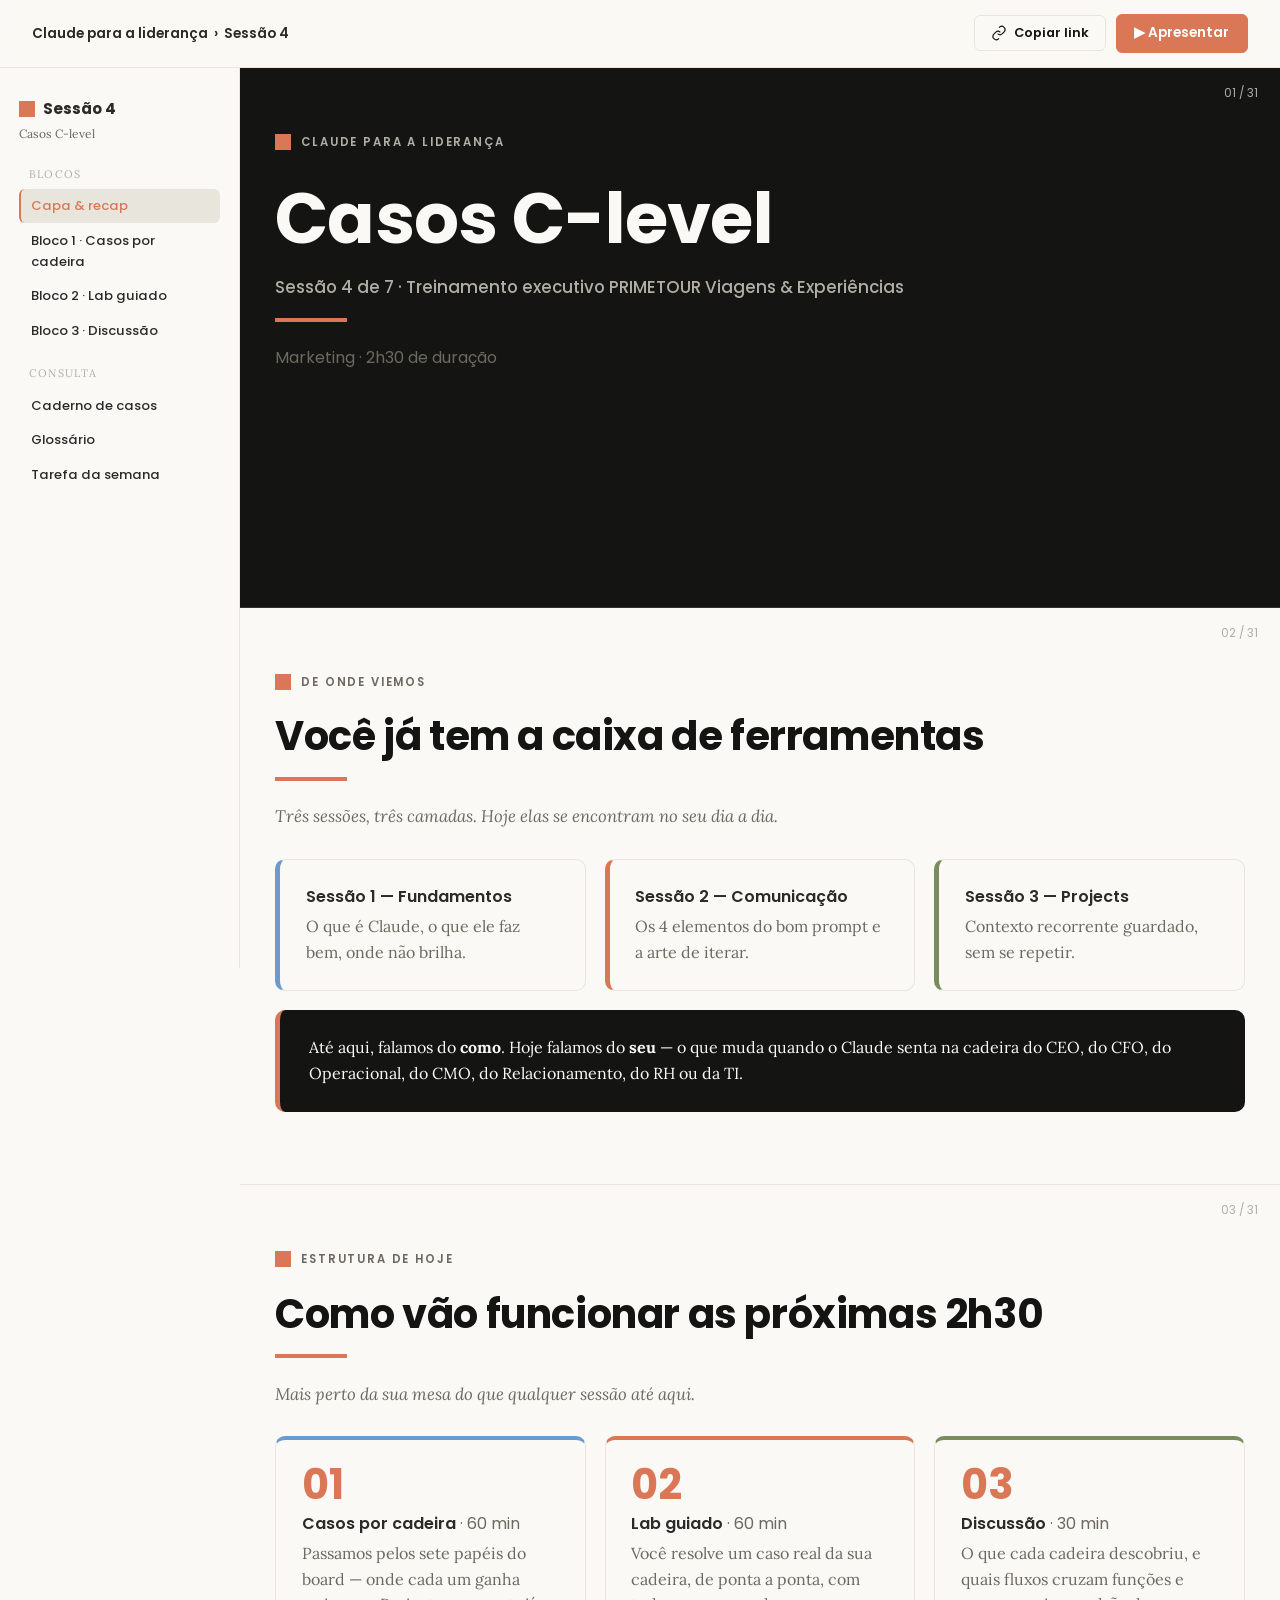
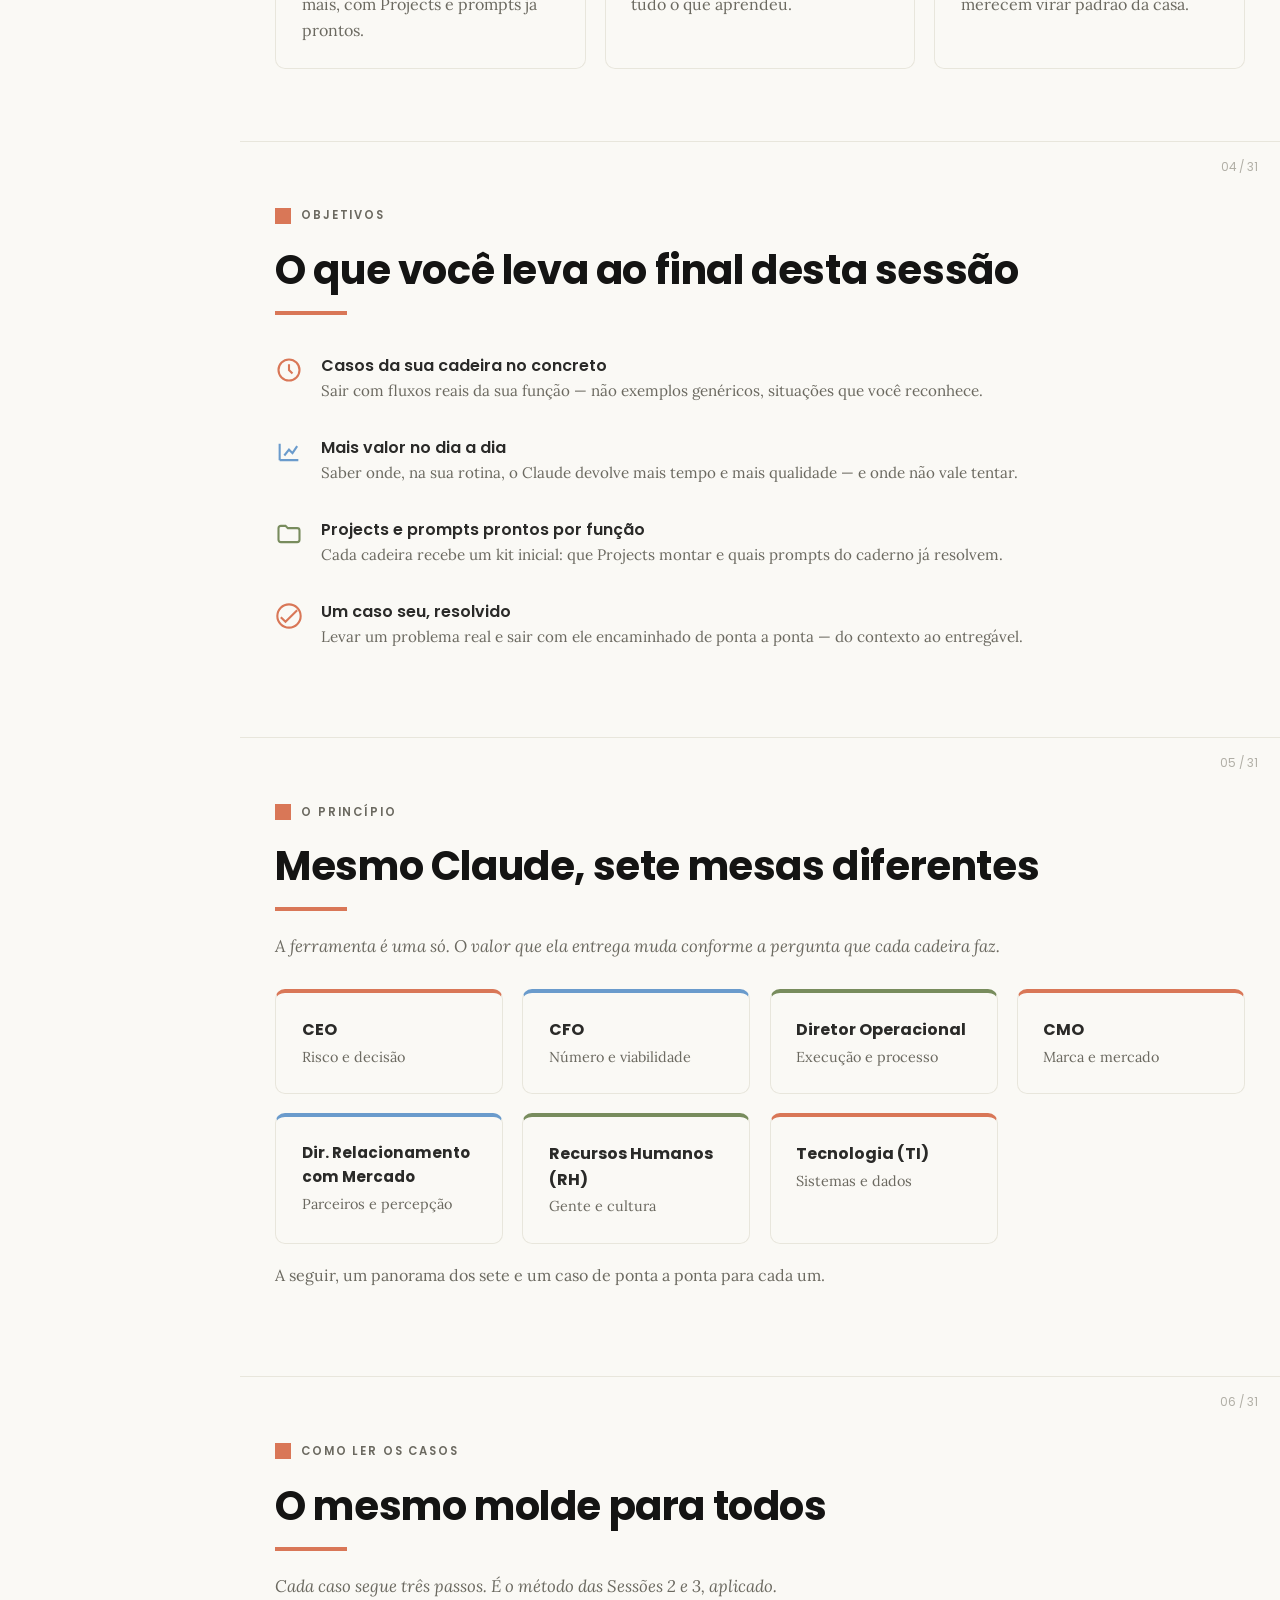
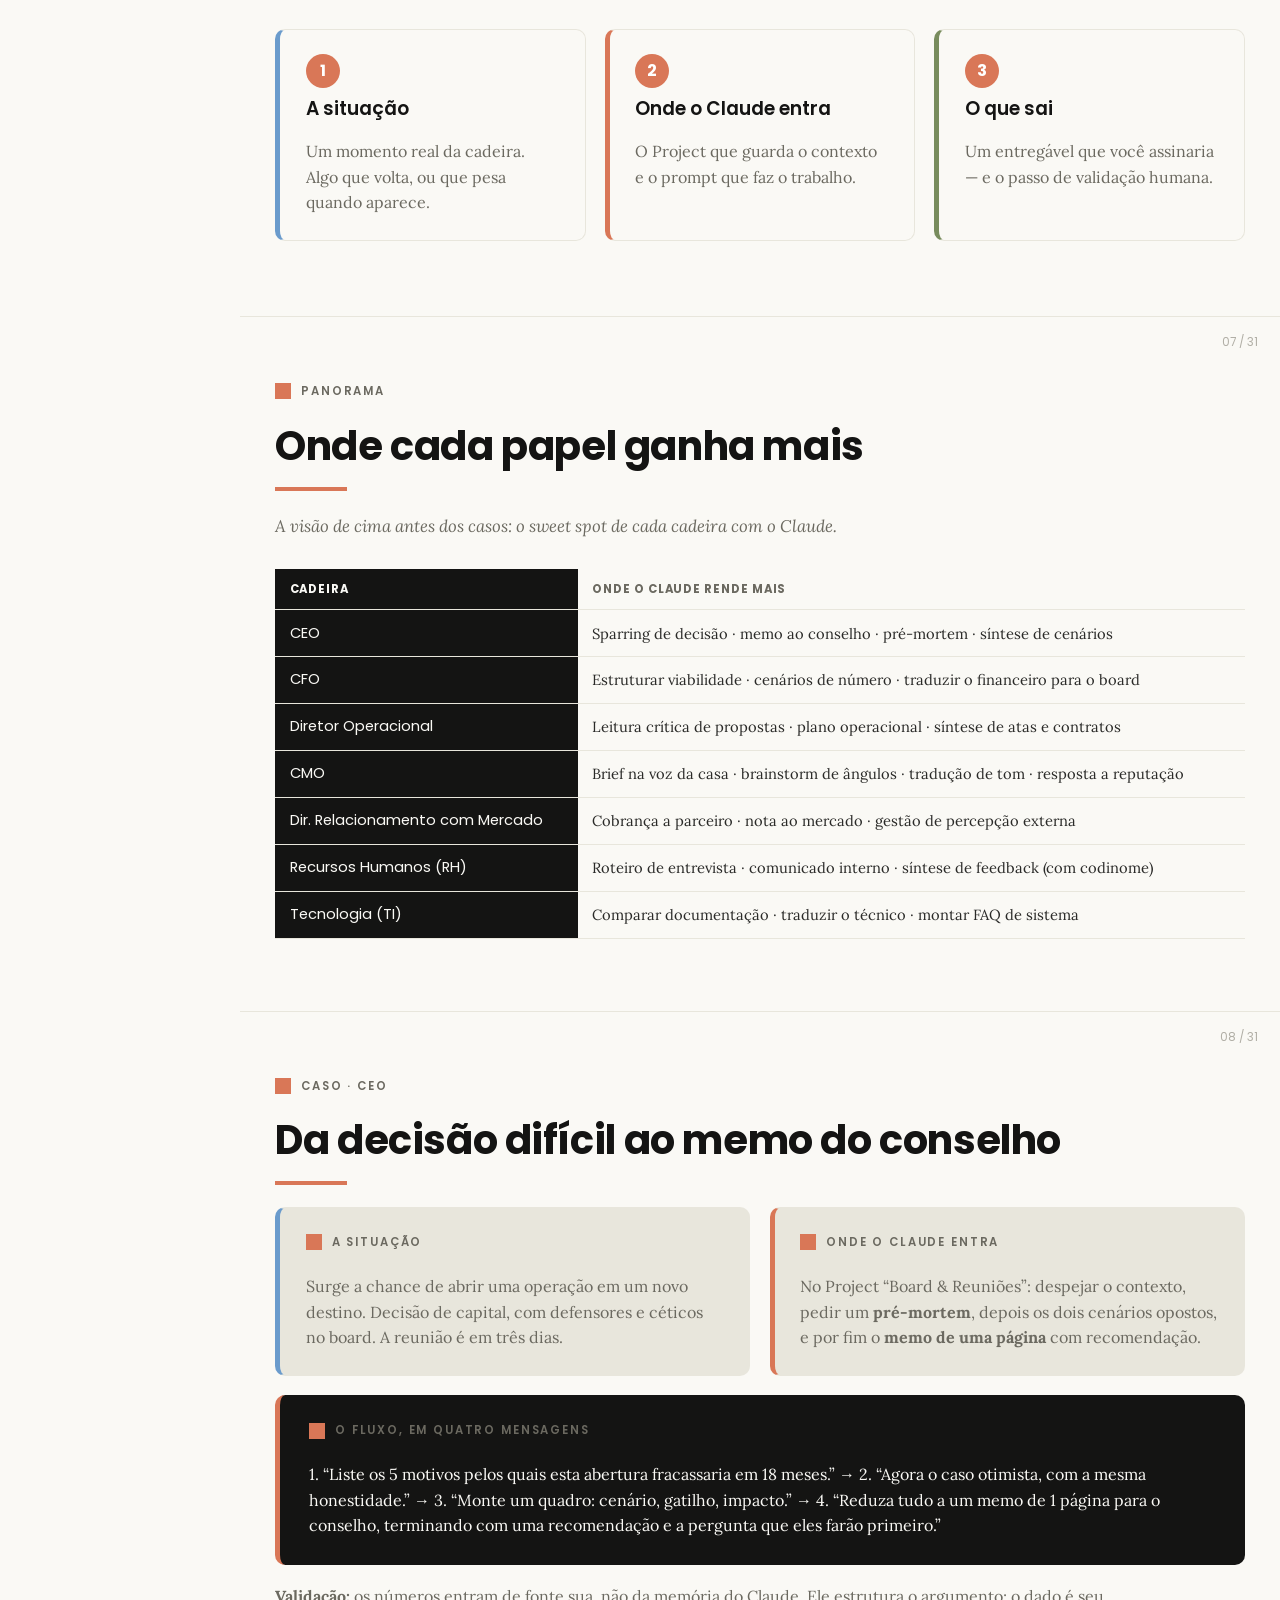
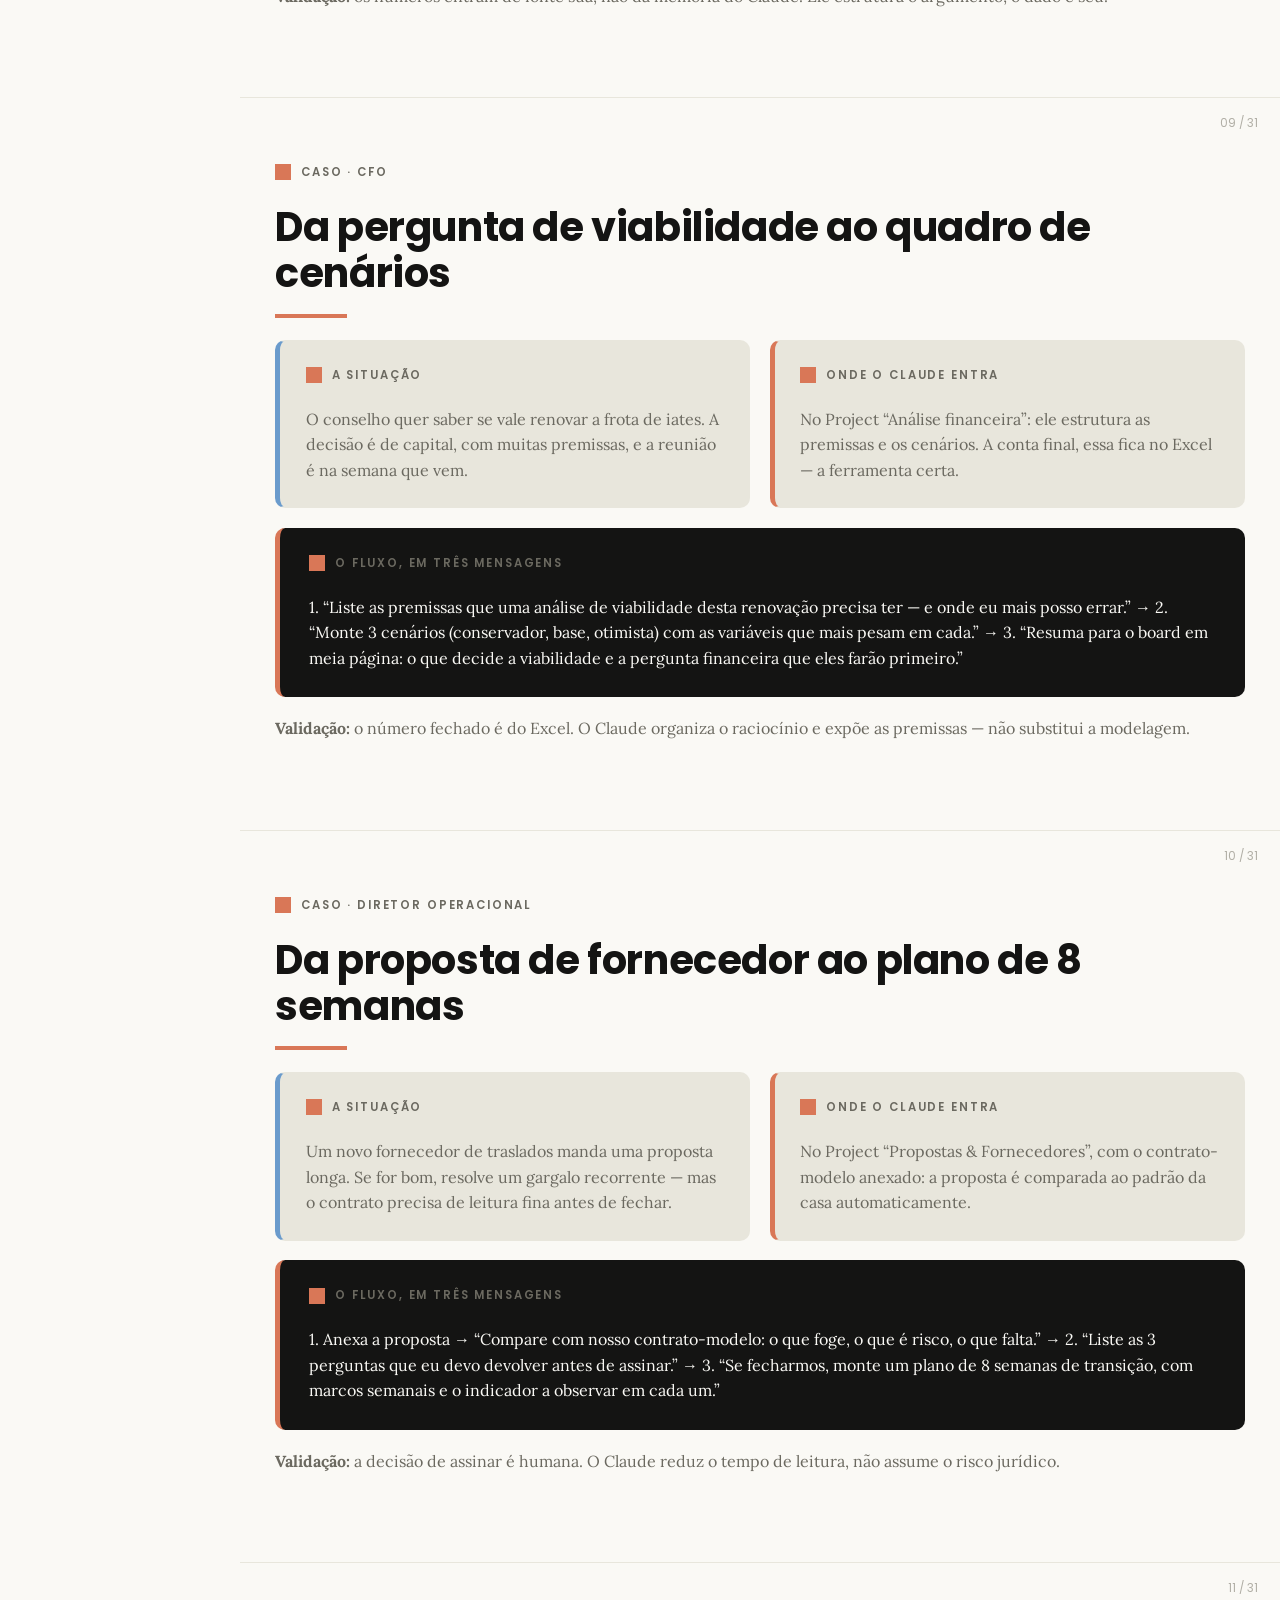
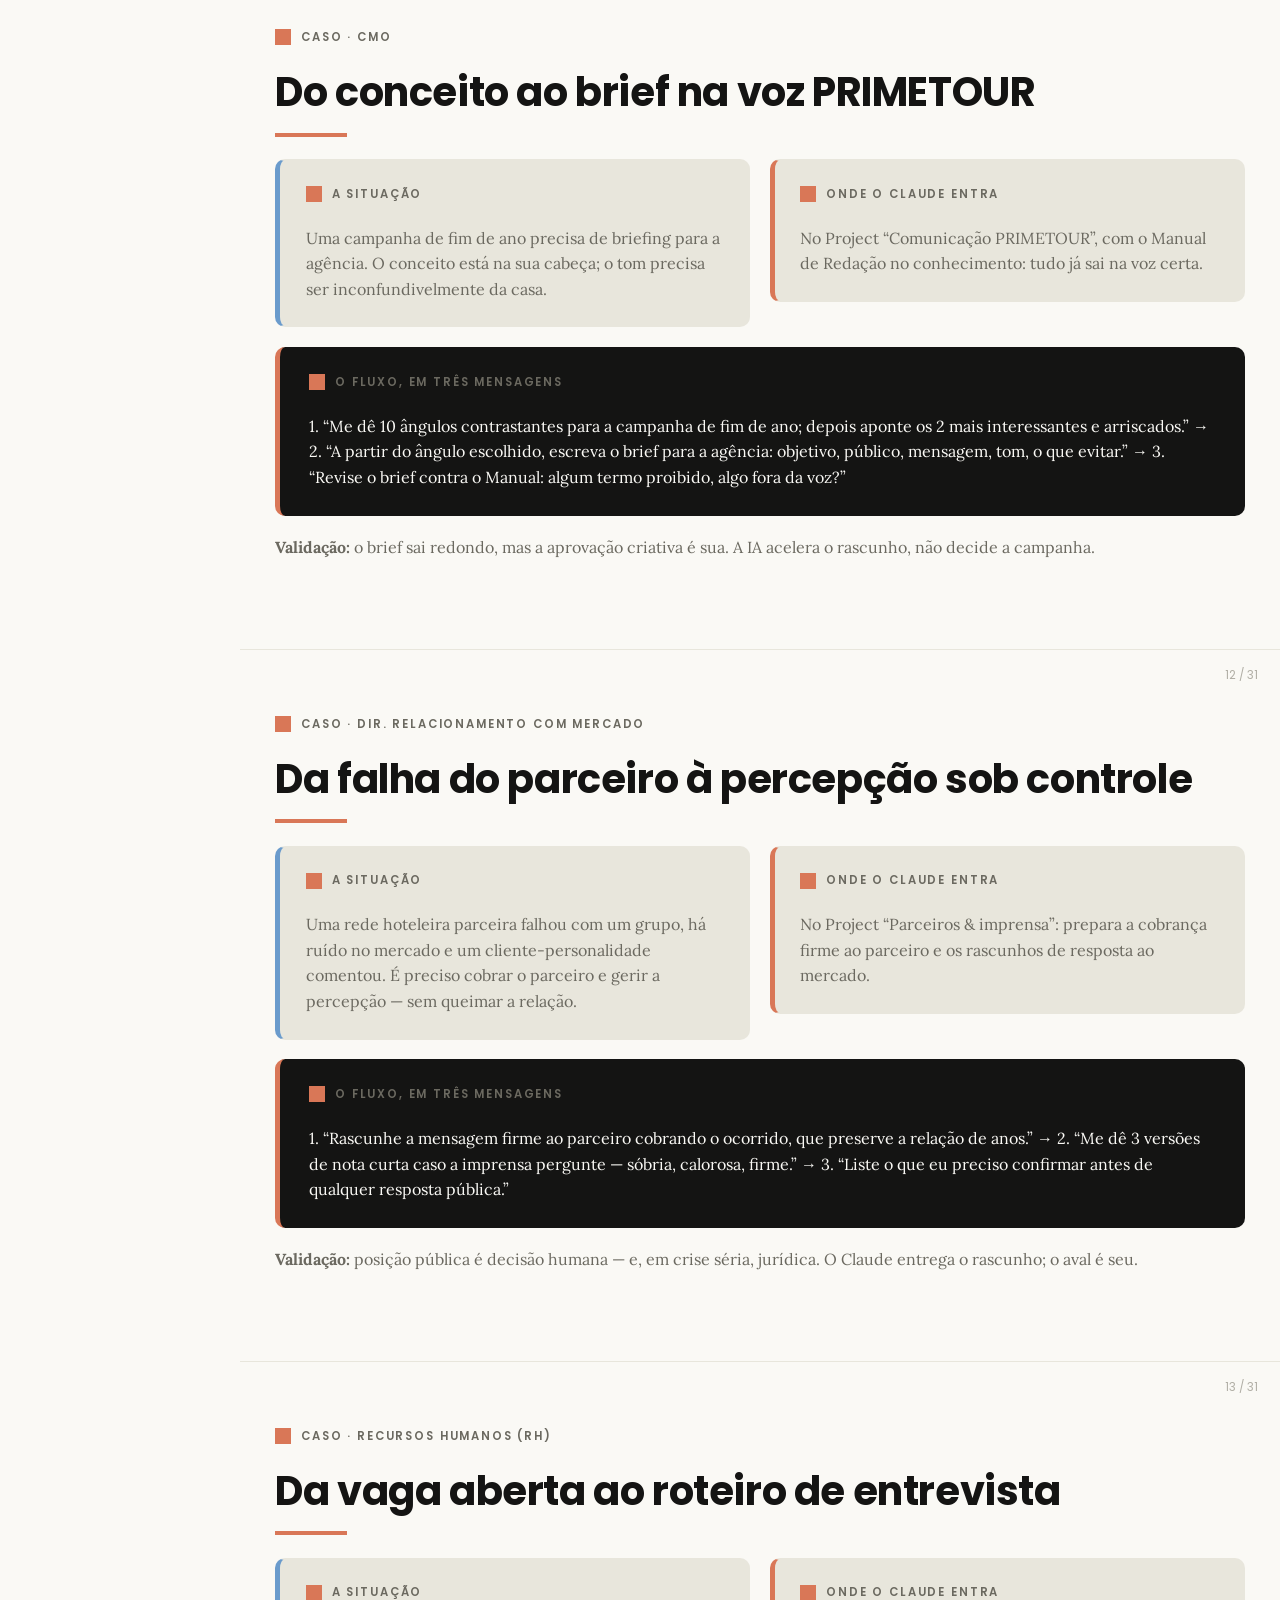
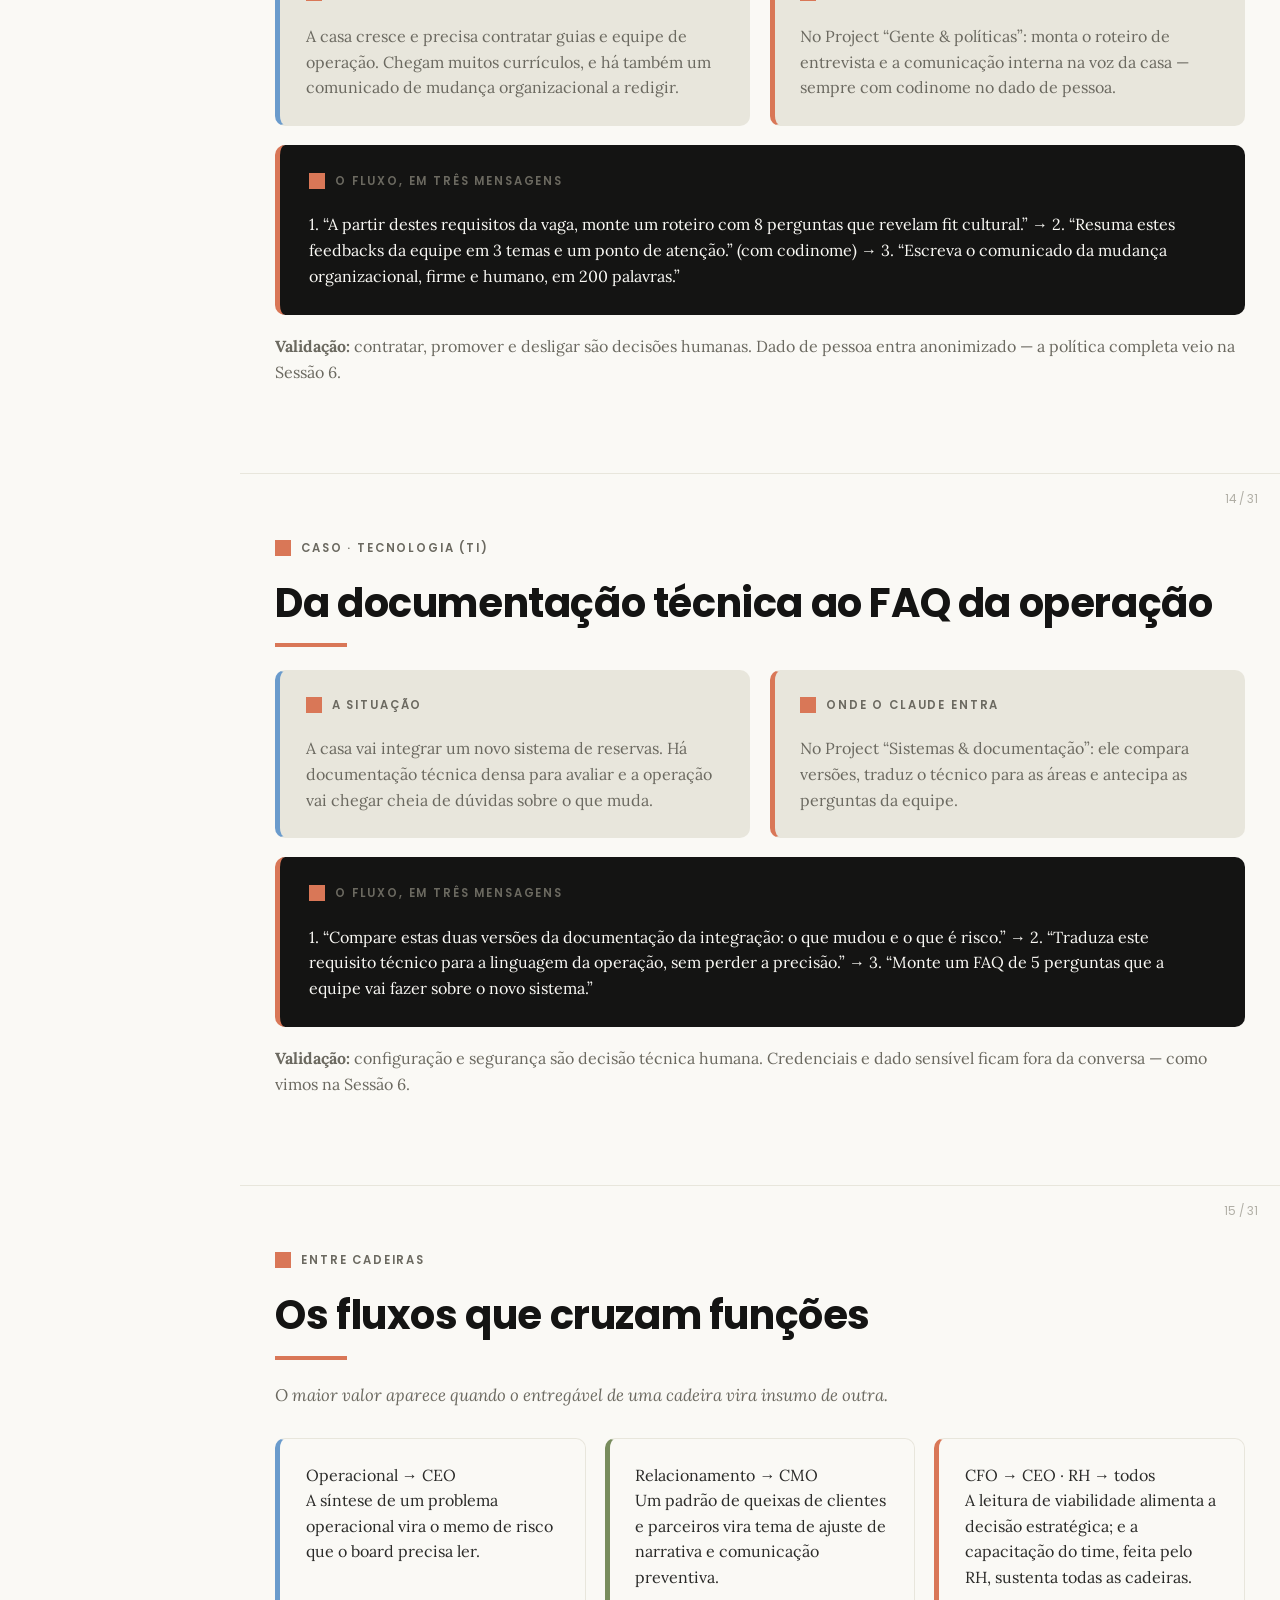
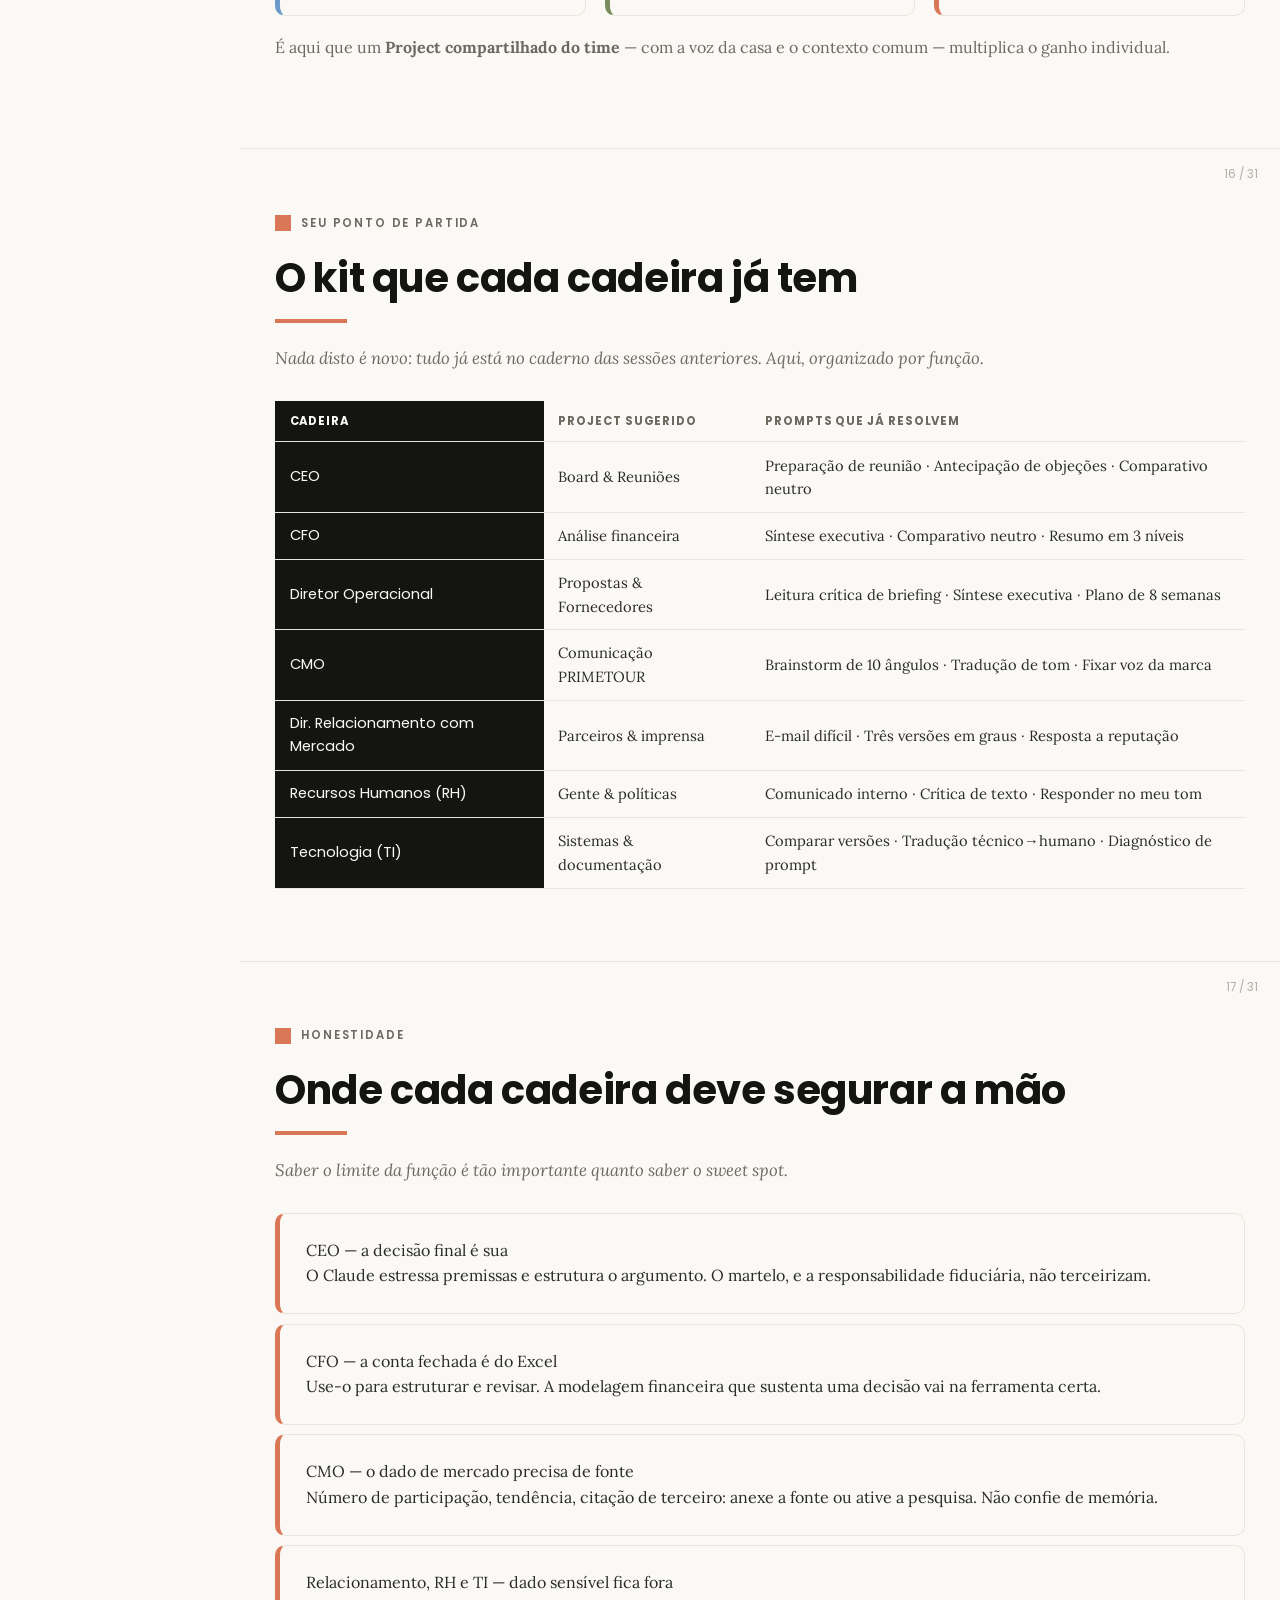
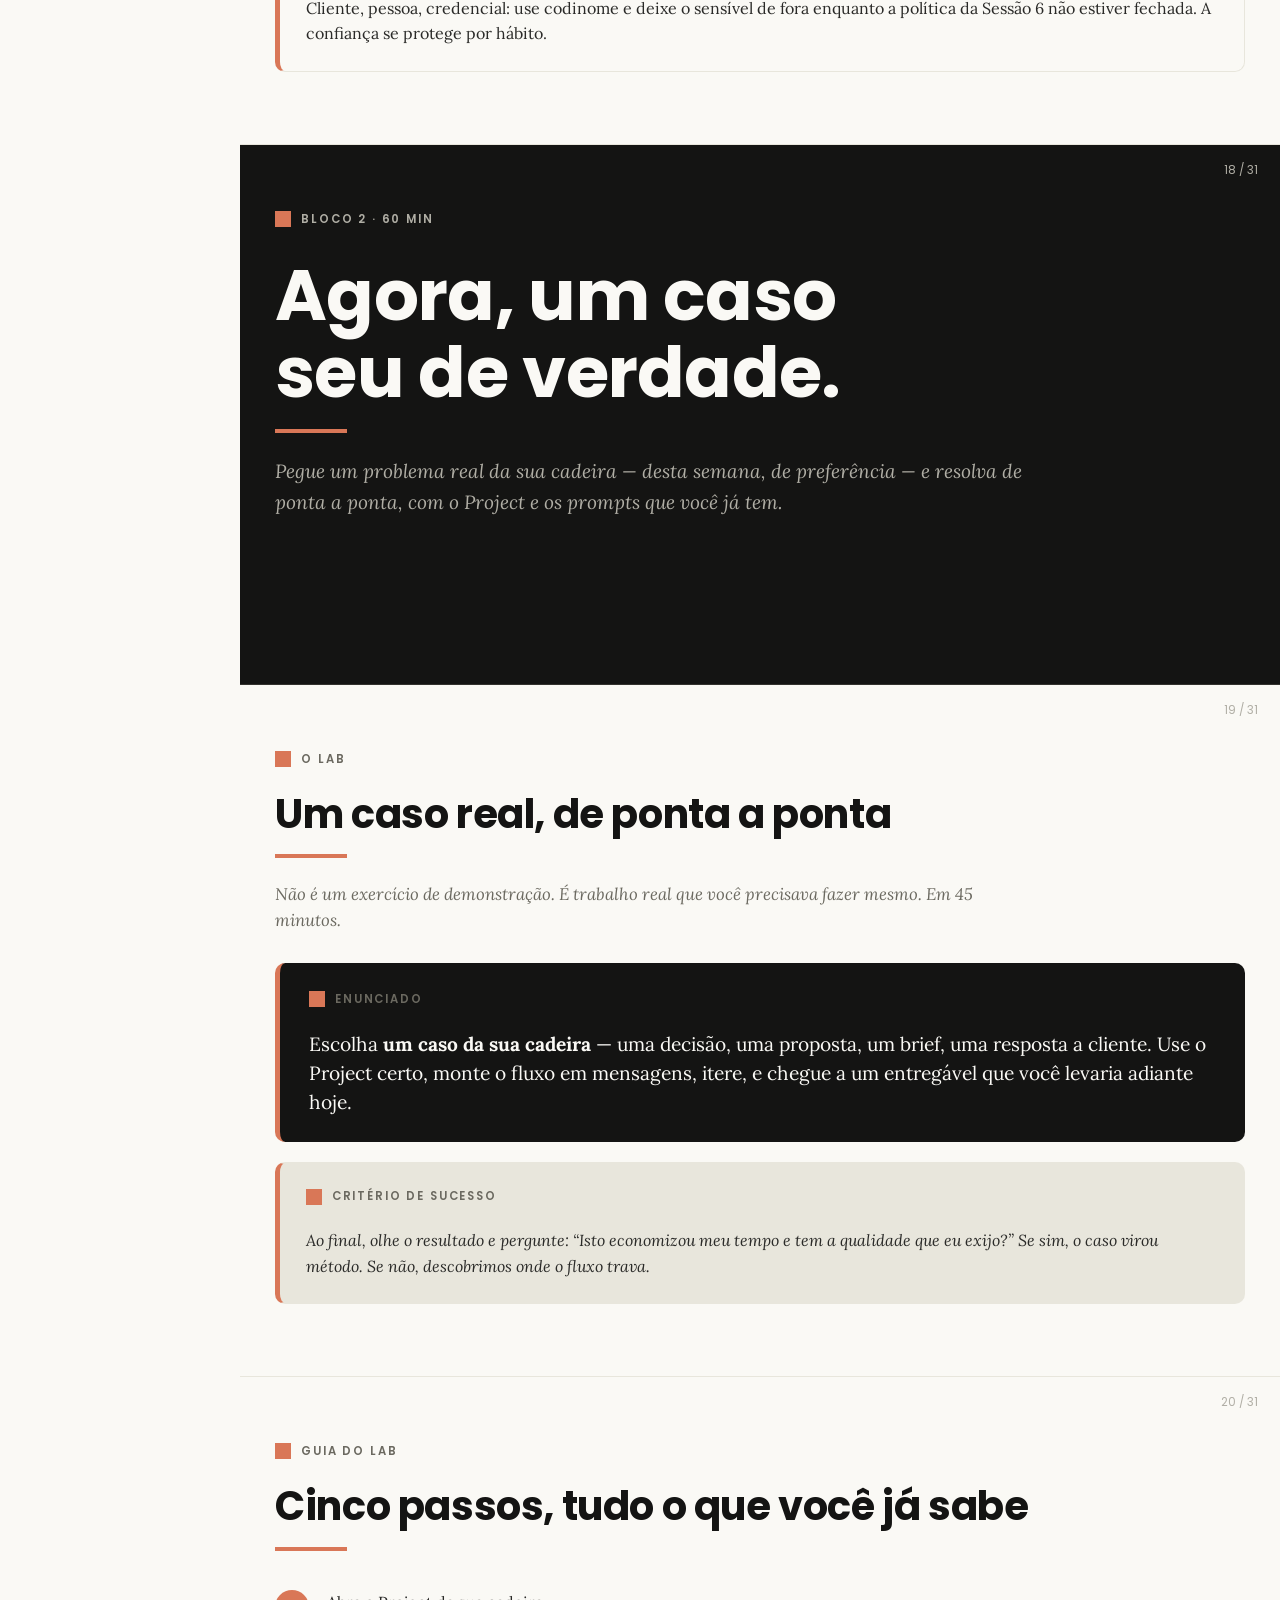
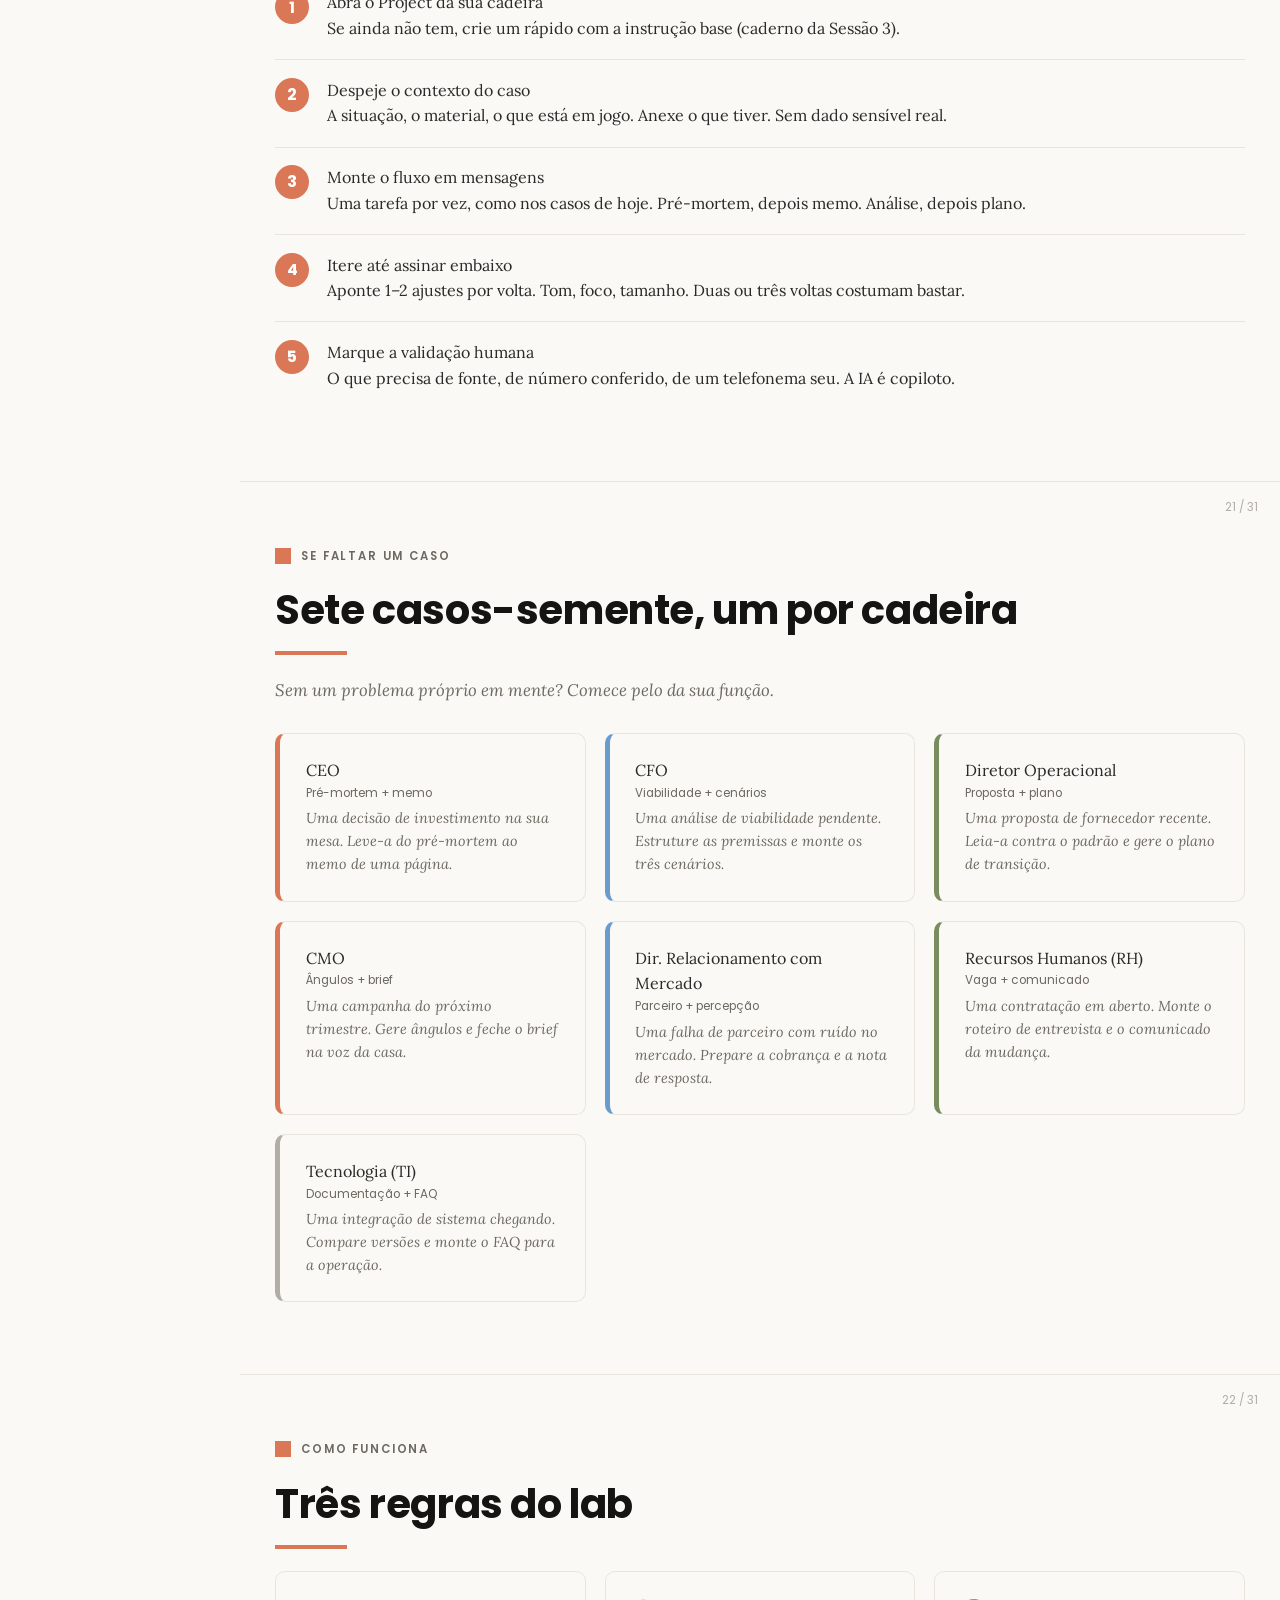
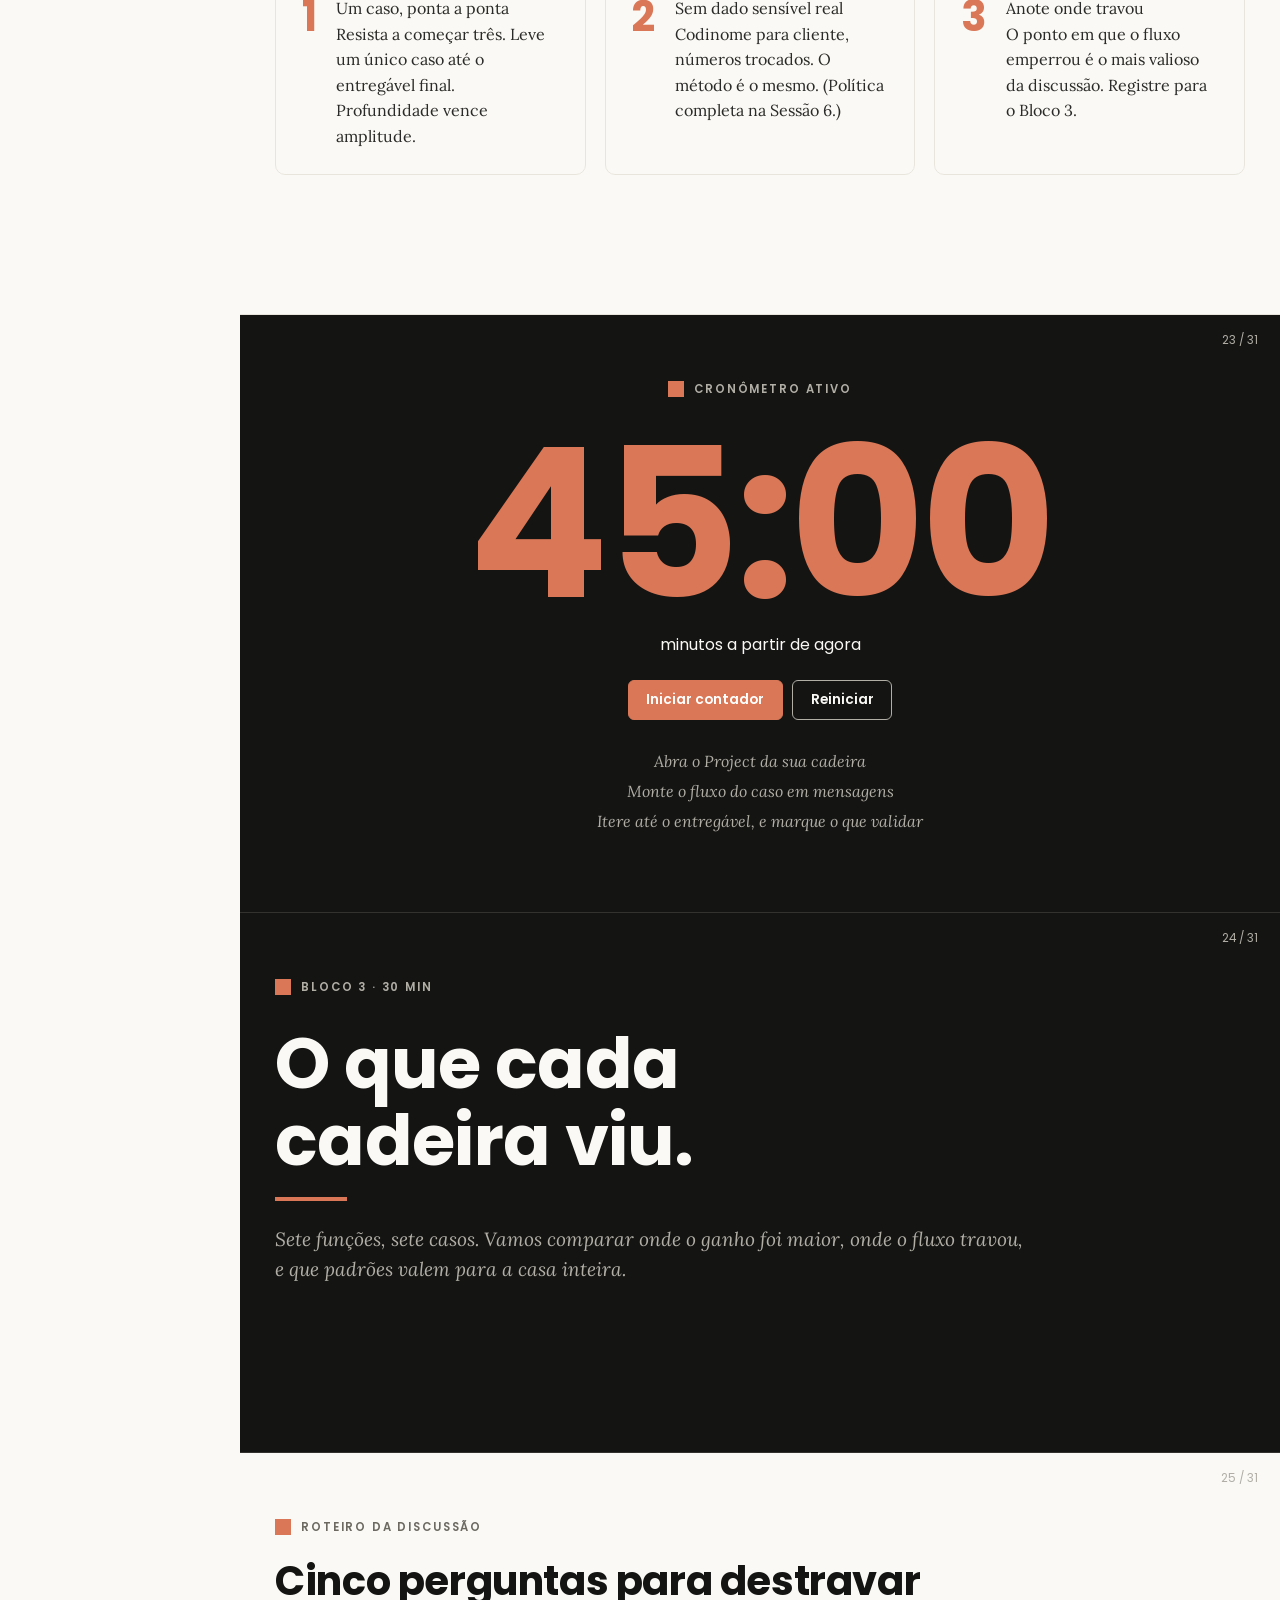
<file: sessao-04/index.html>
<!DOCTYPE html>
<html lang="pt-BR">
<head>
<meta charset="UTF-8">
<meta name="viewport" content="width=device-width, initial-scale=1.0">
<title>Sessão 4 · Casos C-level — Claude para a liderança PRIMETOUR</title>
<meta name="description" content="Sessão 4 do treinamento executivo de Claude para a liderança da PRIMETOUR: casos reais de aplicação por cadeira — CEO, CFO, Operacional, CMO, Relacionamento, RH e TI — no setor de luxo.">
<link rel="stylesheet" href="../assets/claude.css">
</head>
<body>

<!-- ============ CONTROLES FIXOS DO MODO APRESENTAÇÃO ============ -->
<div class="present-zone prev" data-action="present-prev" title="Slide anterior"></div>
<div class="present-zone next" data-action="present-next" title="Próximo slide"></div>
<div class="present-ctrl left">
  <button data-action="present-prev" aria-label="Anterior">‹</button>
</div>
<div class="present-ctrl right">
  <button data-action="present-next" aria-label="Próximo">›</button>
  <button data-action="present-exit" aria-label="Sair (ESC)">✕</button>
</div>
<div class="present-progress" aria-hidden="true">
  <span class="on"></span><span class="on"></span><span class="on"></span><span class="on"></span><span></span><span></span><span></span>
</div>

<!-- ============ TOPBAR ============ -->
<header class="topbar non-slide">
  <div class="crumb"><span>Claude para a liderança</span> &nbsp;›&nbsp; Sessão 4</div>
  <div class="flex gap-s items-center"><button class="btn-tool" onclick="copyLink(this)" title="Copiar o link desta sessão"><svg class="ico-sm" viewBox="0 0 24 24" fill="none" stroke="currentColor" stroke-width="1.8"><path d="M10 13a5 5 0 0 0 7 0l3-3a5 5 0 0 0-7-7l-1 1M14 11a5 5 0 0 0-7 0l-3 3a5 5 0 0 0 7 7l1-1"/></svg> <span class="tool-label">Copiar link</span></button><button class="btn btn-orange" data-action="present">▶ Apresentar</button></div>
</header>

<div class="session-layout">

  <!-- ============ SUMÁRIO LATERAL ============ -->
  <nav class="session-nav non-slide" aria-label="Sumário da sessão">
    <div class="nav-brand"><span class="brand-square"></span> Sessão 4</div>
    <div class="nav-sub">Casos C-level</div>

    <div class="nav-section">Blocos</div>
    <a href="#capa">Capa &amp; recap</a>
    <a href="#bloco1">Bloco 1 · Casos por cadeira</a>
    <a href="#bloco2">Bloco 2 · Lab guiado</a>
    <a href="#bloco3">Bloco 3 · Discussão</a>

    <div class="nav-section">Consulta</div>
    <a href="#caderno-completo">Caderno de casos</a>
    <a href="#glossario">Glossário</a>
    <a href="#tarefa">Tarefa da semana</a>
  </nav>

  <!-- ============ CONTEÚDO PRINCIPAL ============ -->
  <main class="session-main">
  <div class="slides-wrap">

  <!-- ====== SLIDE 1 — CAPA ====== -->
  <section class="slide slide-dark" id="capa">
    <span class="slide-num">01 / 31</span>
    <div class="slide-inner">
      <div class="section-tag">Claude para a liderança</div>
      <h1 class="cover-title">Casos C-level</h1>
      <p class="cover-sub">Sessão 4 de 7 · Treinamento executivo PRIMETOUR Viagens &amp; Experiências</p>
      <hr class="accent-bar">
      <p class="muted" style="font-family:var(--font-head)">Marketing · 2h30 de duração</p>
    </div>
  </section>

  <!-- ====== SLIDE 2 — RECAP ====== -->
  <section class="slide" id="bloco1">
    <span class="slide-num">02 / 31</span>
    <div class="slide-inner">
      <div class="section-tag">De onde viemos</div>
      <h2>Você já tem a caixa de ferramentas</h2>
      <hr class="accent-bar">
      <p class="lead">Três sessões, três camadas. Hoje elas se encontram no seu dia a dia.</p>
      <div class="grid grid-3">
        <div class="card side-blue"><div style="font-family:var(--font-head);font-weight:600">Sessão 1 — Fundamentos</div><p class="muted" style="margin:.3rem 0 0">O que é Claude, o que ele faz bem, onde não brilha.</p></div>
        <div class="card side-orange"><div style="font-family:var(--font-head);font-weight:600">Sessão 2 — Comunicação</div><p class="muted" style="margin:.3rem 0 0">Os 4 elementos do bom prompt e a arte de iterar.</p></div>
        <div class="card side-green"><div style="font-family:var(--font-head);font-weight:600">Sessão 3 — Projects</div><p class="muted" style="margin:.3rem 0 0">Contexto recorrente guardado, sem se repetir.</p></div>
      </div>
      <div class="card-dark side-orange mt-2">
        <p style="margin:0;color:var(--claude-light)">Até aqui, falamos do <strong>como</strong>. Hoje falamos do <strong>seu</strong> — o que muda quando o Claude senta na cadeira do CEO, do CFO, do Operacional, do CMO, do Relacionamento, do RH ou da TI.</p>
      </div>
    </div>
  </section>

  <!-- ====== SLIDE 3 — ESTRUTURA DE HOJE ====== -->
  <section class="slide">
    <span class="slide-num">03 / 31</span>
    <div class="slide-inner">
      <div class="section-tag">Estrutura de hoje</div>
      <h2>Como vão funcionar as próximas 2h30</h2>
      <hr class="accent-bar">
      <p class="lead">Mais perto da sua mesa do que qualquer sessão até aqui.</p>
      <div class="grid grid-3">
        <div class="card top-blue">
          <div class="num-big t-blue">01</div>
          <div style="font-family:var(--font-head);font-weight:600;margin:.3rem 0">Casos por cadeira <span class="muted" style="font-weight:400">· 60 min</span></div>
          <p class="muted" style="margin:0">Passamos pelos sete papéis do board — onde cada um ganha mais, com Projects e prompts já prontos.</p>
        </div>
        <div class="card top-orange">
          <div class="num-big t-orange">02</div>
          <div style="font-family:var(--font-head);font-weight:600;margin:.3rem 0">Lab guiado <span class="muted" style="font-weight:400">· 60 min</span></div>
          <p class="muted" style="margin:0">Você resolve um caso real da sua cadeira, de ponta a ponta, com tudo o que aprendeu.</p>
        </div>
        <div class="card top-green">
          <div class="num-big t-green">03</div>
          <div style="font-family:var(--font-head);font-weight:600;margin:.3rem 0">Discussão <span class="muted" style="font-weight:400">· 30 min</span></div>
          <p class="muted" style="margin:0">O que cada cadeira descobriu, e quais fluxos cruzam funções e merecem virar padrão da casa.</p>
        </div>
      </div>
    </div>
  </section>

  <!-- ====== SLIDE 4 — OBJETIVOS ====== -->
  <section class="slide">
    <span class="slide-num">04 / 31</span>
    <div class="slide-inner">
      <div class="section-tag">Objetivos</div>
      <h2>O que você leva ao final desta sessão</h2>
      <hr class="accent-bar">
      <div class="mt-2">
        <div class="feature-row">
          <svg class="ico" viewBox="0 0 24 24"><circle cx="12" cy="12" r="9"/><path d="M12 7v5l3 3"/></svg>
          <div><div class="ft-title">Casos da sua cadeira no concreto</div><div class="ft-desc">Sair com fluxos reais da sua função — não exemplos genéricos, situações que você reconhece.</div></div>
        </div>
        <div class="feature-row">
          <svg class="ico" style="color:var(--claude-blue)" viewBox="0 0 24 24"><path d="M4 19V5M4 19h16M8 15l4-5 3 3 4-6"/></svg>
          <div><div class="ft-title">Mais valor no dia a dia</div><div class="ft-desc">Saber onde, na sua rotina, o Claude devolve mais tempo e mais qualidade — e onde não vale tentar.</div></div>
        </div>
        <div class="feature-row">
          <svg class="ico" style="color:var(--claude-green)" viewBox="0 0 24 24"><path d="M3 7a2 2 0 0 1 2-2h4l2 2h8a2 2 0 0 1 2 2v8a2 2 0 0 1-2 2H5a2 2 0 0 1-2-2V7Z"/></svg>
          <div><div class="ft-title">Projects e prompts prontos por função</div><div class="ft-desc">Cada cadeira recebe um kit inicial: que Projects montar e quais prompts do caderno já resolvem.</div></div>
        </div>
        <div class="feature-row">
          <svg class="ico" viewBox="0 0 24 24"><path d="M5 13l4 4L19 7"/><circle cx="12" cy="12" r="10"/></svg>
          <div><div class="ft-title">Um caso seu, resolvido</div><div class="ft-desc">Levar um problema real e sair com ele encaminhado de ponta a ponta — do contexto ao entregável.</div></div>
        </div>
      </div>
    </div>
  </section>

  <!-- ====== SLIDE 5 — O PRINCÍPIO ====== -->
  <section class="slide">
    <span class="slide-num">05 / 31</span>
    <div class="slide-inner">
      <div class="section-tag">O princípio</div>
      <h2>Mesmo Claude, sete mesas diferentes</h2>
      <hr class="accent-bar">
      <p class="lead">A ferramenta é uma só. O valor que ela entrega muda conforme a pergunta que cada cadeira faz.</p>
      <div class="grid grid-4">
        <div class="card top-orange"><div style="font-family:var(--font-head);font-weight:700;font-size:1rem">CEO</div><p class="muted" style="margin:.2rem 0 0;font-size:.9rem">Risco e decisão</p></div>
        <div class="card top-blue"><div style="font-family:var(--font-head);font-weight:700;font-size:1rem">CFO</div><p class="muted" style="margin:.2rem 0 0;font-size:.9rem">Número e viabilidade</p></div>
        <div class="card top-green"><div style="font-family:var(--font-head);font-weight:700;font-size:1rem">Diretor Operacional</div><p class="muted" style="margin:.2rem 0 0;font-size:.9rem">Execução e processo</p></div>
        <div class="card top-orange"><div style="font-family:var(--font-head);font-weight:700;font-size:1rem">CMO</div><p class="muted" style="margin:.2rem 0 0;font-size:.9rem">Marca e mercado</p></div>
        <div class="card top-blue"><div style="font-family:var(--font-head);font-weight:700;font-size:.95rem">Dir. Relacionamento com Mercado</div><p class="muted" style="margin:.2rem 0 0;font-size:.9rem">Parceiros e percepção</p></div>
        <div class="card top-green"><div style="font-family:var(--font-head);font-weight:700;font-size:1rem">Recursos Humanos (RH)</div><p class="muted" style="margin:.2rem 0 0;font-size:.9rem">Gente e cultura</p></div>
        <div class="card top-orange"><div style="font-family:var(--font-head);font-weight:700;font-size:1rem">Tecnologia (TI)</div><p class="muted" style="margin:.2rem 0 0;font-size:.9rem">Sistemas e dados</p></div>
      </div>
      <p class="muted mt-2">A seguir, um panorama dos sete e um caso de ponta a ponta para cada um.</p>
    </div>
  </section>

  <!-- ====== SLIDE 6 — COMO LER OS CASOS ====== -->
  <section class="slide">
    <span class="slide-num">06 / 31</span>
    <div class="slide-inner">
      <div class="section-tag">Como ler os casos</div>
      <h2>O mesmo molde para todos</h2>
      <hr class="accent-bar">
      <p class="lead">Cada caso segue três passos. É o método das Sessões 2 e 3, aplicado.</p>
      <div class="grid grid-3">
        <div class="card side-blue"><div class="num-circle">1</div><h3 class="mt-1">A situação</h3><p class="muted" style="margin:0">Um momento real da cadeira. Algo que volta, ou que pesa quando aparece.</p></div>
        <div class="card side-orange"><div class="num-circle">2</div><h3 class="mt-1">Onde o Claude entra</h3><p class="muted" style="margin:0">O Project que guarda o contexto e o prompt que faz o trabalho.</p></div>
        <div class="card side-green"><div class="num-circle">3</div><h3 class="mt-1">O que sai</h3><p class="muted" style="margin:0">Um entregável que você assinaria — e o passo de validação humana.</p></div>
      </div>
    </div>
  </section>

  <!-- ====== SLIDE 7 — CEO PANORAMA ====== -->
  <section class="slide">
    <span class="slide-num">07 / 31</span>
    <div class="slide-inner">
      <div class="section-tag">Panorama</div>
      <h2>Onde cada papel ganha mais</h2>
      <hr class="accent-bar">
      <p class="lead">A visão de cima antes dos casos: o sweet spot de cada cadeira com o Claude.</p>
      <table class="tbl">
        <thead><tr><th class="col-dark">Cadeira</th><th>Onde o Claude rende mais</th></tr></thead>
        <tbody>
          <tr><td class="col-dark">CEO</td><td>Sparring de decisão · memo ao conselho · pré-mortem · síntese de cenários</td></tr>
          <tr><td class="col-dark">CFO</td><td>Estruturar viabilidade · cenários de número · traduzir o financeiro para o board</td></tr>
          <tr><td class="col-dark">Diretor Operacional</td><td>Leitura crítica de propostas · plano operacional · síntese de atas e contratos</td></tr>
          <tr><td class="col-dark">CMO</td><td>Brief na voz da casa · brainstorm de ângulos · tradução de tom · resposta a reputação</td></tr>
          <tr><td class="col-dark">Dir. Relacionamento com Mercado</td><td>Cobrança a parceiro · nota ao mercado · gestão de percepção externa</td></tr>
          <tr><td class="col-dark">Recursos Humanos (RH)</td><td>Roteiro de entrevista · comunicado interno · síntese de feedback (com codinome)</td></tr>
          <tr><td class="col-dark">Tecnologia (TI)</td><td>Comparar documentação · traduzir o técnico · montar FAQ de sistema</td></tr>
        </tbody>
      </table>
    </div>
  </section>

  <!-- ====== SLIDE 8 — CEO CASO ====== -->
  <section class="slide">
    <span class="slide-num">08 / 31</span>
    <div class="slide-inner">
      <div class="section-tag">Caso · CEO</div>
      <h2>Da decisão difícil ao memo do conselho</h2>
      <hr class="accent-bar">
      <div class="grid grid-2" style="align-items:start">
        <div class="card card-soft side-blue">
          <div class="section-tag">A situação</div>
          <p class="muted" style="margin:0">Surge a chance de abrir uma operação em um novo destino. Decisão de capital, com defensores e céticos no board. A reunião é em três dias.</p>
        </div>
        <div class="card card-soft side-orange">
          <div class="section-tag">Onde o Claude entra</div>
          <p class="muted" style="margin:0">No Project “Board &amp; Reuniões”: despejar o contexto, pedir um <strong>pré-mortem</strong>, depois os dois cenários opostos, e por fim o <strong>memo de uma página</strong> com recomendação.</p>
        </div>
      </div>
      <div class="card-dark side-orange mt-2">
        <div class="section-tag">O fluxo, em quatro mensagens</div>
        <p style="margin:0;color:var(--claude-light)">1. “Liste os 5 motivos pelos quais esta abertura fracassaria em 18 meses.” → 2. “Agora o caso otimista, com a mesma honestidade.” → 3. “Monte um quadro: cenário, gatilho, impacto.” → 4. “Reduza tudo a um memo de 1 página para o conselho, terminando com uma recomendação e a pergunta que eles farão primeiro.”</p>
      </div>
      <p class="muted mt-2"><strong>Validação:</strong> os números entram de fonte sua, não da memória do Claude. Ele estrutura o argumento; o dado é seu.</p>
    </div>
  </section>

  <!-- ====== SLIDE 9 — COO PANORAMA ====== -->
  <section class="slide">
    <span class="slide-num">09 / 31</span>
    <div class="slide-inner">
      <div class="section-tag">Caso · CFO</div>
      <h2>Da pergunta de viabilidade ao quadro de cenários</h2>
      <hr class="accent-bar">
      <div class="grid grid-2" style="align-items:start">
        <div class="card card-soft side-blue">
          <div class="section-tag">A situação</div>
          <p class="muted" style="margin:0">O conselho quer saber se vale renovar a frota de iates. A decisão é de capital, com muitas premissas, e a reunião é na semana que vem.</p>
        </div>
        <div class="card card-soft side-orange">
          <div class="section-tag">Onde o Claude entra</div>
          <p class="muted" style="margin:0">No Project “Análise financeira”: ele estrutura as premissas e os cenários. A conta final, essa fica no Excel — a ferramenta certa.</p>
        </div>
      </div>
      <div class="card-dark side-orange mt-2">
        <div class="section-tag">O fluxo, em três mensagens</div>
        <p style="margin:0;color:var(--claude-light)">1. “Liste as premissas que uma análise de viabilidade desta renovação precisa ter — e onde eu mais posso errar.” → 2. “Monte 3 cenários (conservador, base, otimista) com as variáveis que mais pesam em cada.” → 3. “Resuma para o board em meia página: o que decide a viabilidade e a pergunta financeira que eles farão primeiro.”</p>
      </div>
      <p class="muted mt-2"><strong>Validação:</strong> o número fechado é do Excel. O Claude organiza o raciocínio e expõe as premissas — não substitui a modelagem.</p>
    </div>
  </section>

  <!-- ====== SLIDE 10 — COO CASO ====== -->
  <section class="slide">
    <span class="slide-num">10 / 31</span>
    <div class="slide-inner">
      <div class="section-tag">Caso · Diretor Operacional</div>
      <h2>Da proposta de fornecedor ao plano de 8 semanas</h2>
      <hr class="accent-bar">
      <div class="grid grid-2" style="align-items:start">
        <div class="card card-soft side-blue">
          <div class="section-tag">A situação</div>
          <p class="muted" style="margin:0">Um novo fornecedor de traslados manda uma proposta longa. Se for bom, resolve um gargalo recorrente — mas o contrato precisa de leitura fina antes de fechar.</p>
        </div>
        <div class="card card-soft side-orange">
          <div class="section-tag">Onde o Claude entra</div>
          <p class="muted" style="margin:0">No Project “Propostas &amp; Fornecedores”, com o contrato-modelo anexado: a proposta é comparada ao padrão da casa automaticamente.</p>
        </div>
      </div>
      <div class="card-dark side-orange mt-2">
        <div class="section-tag">O fluxo, em três mensagens</div>
        <p style="margin:0;color:var(--claude-light)">1. Anexa a proposta → “Compare com nosso contrato-modelo: o que foge, o que é risco, o que falta.” → 2. “Liste as 3 perguntas que eu devo devolver antes de assinar.” → 3. “Se fecharmos, monte um plano de 8 semanas de transição, com marcos semanais e o indicador a observar em cada um.”</p>
      </div>
      <p class="muted mt-2"><strong>Validação:</strong> a decisão de assinar é humana. O Claude reduz o tempo de leitura, não assume o risco jurídico.</p>
    </div>
  </section>

  <!-- ====== SLIDE 11 — CMO PANORAMA ====== -->
  <section class="slide">
    <span class="slide-num">11 / 31</span>
    <div class="slide-inner">
      <div class="section-tag">Caso · CMO</div>
      <h2>Do conceito ao brief na voz PRIMETOUR</h2>
      <hr class="accent-bar">
      <div class="grid grid-2" style="align-items:start">
        <div class="card card-soft side-blue">
          <div class="section-tag">A situação</div>
          <p class="muted" style="margin:0">Uma campanha de fim de ano precisa de briefing para a agência. O conceito está na sua cabeça; o tom precisa ser inconfundivelmente da casa.</p>
        </div>
        <div class="card card-soft side-orange">
          <div class="section-tag">Onde o Claude entra</div>
          <p class="muted" style="margin:0">No Project “Comunicação PRIMETOUR”, com o Manual de Redação no conhecimento: tudo já sai na voz certa.</p>
        </div>
      </div>
      <div class="card-dark side-orange mt-2">
        <div class="section-tag">O fluxo, em três mensagens</div>
        <p style="margin:0;color:var(--claude-light)">1. “Me dê 10 ângulos contrastantes para a campanha de fim de ano; depois aponte os 2 mais interessantes e arriscados.” → 2. “A partir do ângulo escolhido, escreva o brief para a agência: objetivo, público, mensagem, tom, o que evitar.” → 3. “Revise o brief contra o Manual: algum termo proibido, algo fora da voz?”</p>
      </div>
      <p class="muted mt-2"><strong>Validação:</strong> o brief sai redondo, mas a aprovação criativa é sua. A IA acelera o rascunho, não decide a campanha.</p>
    </div>
  </section>

  <!-- ====== SLIDE 12 — CMO CASO ====== -->
  <section class="slide">
    <span class="slide-num">12 / 31</span>
    <div class="slide-inner">
      <div class="section-tag">Caso · Dir. Relacionamento com Mercado</div>
      <h2>Da falha do parceiro à percepção sob controle</h2>
      <hr class="accent-bar">
      <div class="grid grid-2" style="align-items:start">
        <div class="card card-soft side-blue">
          <div class="section-tag">A situação</div>
          <p class="muted" style="margin:0">Uma rede hoteleira parceira falhou com um grupo, há ruído no mercado e um cliente-personalidade comentou. É preciso cobrar o parceiro e gerir a percepção — sem queimar a relação.</p>
        </div>
        <div class="card card-soft side-orange">
          <div class="section-tag">Onde o Claude entra</div>
          <p class="muted" style="margin:0">No Project “Parceiros &amp; imprensa”: prepara a cobrança firme ao parceiro e os rascunhos de resposta ao mercado.</p>
        </div>
      </div>
      <div class="card-dark side-orange mt-2">
        <div class="section-tag">O fluxo, em três mensagens</div>
        <p style="margin:0;color:var(--claude-light)">1. “Rascunhe a mensagem firme ao parceiro cobrando o ocorrido, que preserve a relação de anos.” → 2. “Me dê 3 versões de nota curta caso a imprensa pergunte — sóbria, calorosa, firme.” → 3. “Liste o que eu preciso confirmar antes de qualquer resposta pública.”</p>
      </div>
      <p class="muted mt-2"><strong>Validação:</strong> posição pública é decisão humana — e, em crise séria, jurídica. O Claude entrega o rascunho; o aval é seu.</p>
    </div>
  </section>

  <!-- ====== SLIDE 13 — CCO PANORAMA ====== -->
  <section class="slide">
    <span class="slide-num">13 / 31</span>
    <div class="slide-inner">
      <div class="section-tag">Caso · Recursos Humanos (RH)</div>
      <h2>Da vaga aberta ao roteiro de entrevista</h2>
      <hr class="accent-bar">
      <div class="grid grid-2" style="align-items:start">
        <div class="card card-soft side-blue">
          <div class="section-tag">A situação</div>
          <p class="muted" style="margin:0">A casa cresce e precisa contratar guias e equipe de operação. Chegam muitos currículos, e há também um comunicado de mudança organizacional a redigir.</p>
        </div>
        <div class="card card-soft side-orange">
          <div class="section-tag">Onde o Claude entra</div>
          <p class="muted" style="margin:0">No Project “Gente &amp; políticas”: monta o roteiro de entrevista e a comunicação interna na voz da casa — sempre com codinome no dado de pessoa.</p>
        </div>
      </div>
      <div class="card-dark side-orange mt-2">
        <div class="section-tag">O fluxo, em três mensagens</div>
        <p style="margin:0;color:var(--claude-light)">1. “A partir destes requisitos da vaga, monte um roteiro com 8 perguntas que revelam fit cultural.” → 2. “Resuma estes feedbacks da equipe em 3 temas e um ponto de atenção.” (com codinome) → 3. “Escreva o comunicado da mudança organizacional, firme e humano, em 200 palavras.”</p>
      </div>
      <p class="muted mt-2"><strong>Validação:</strong> contratar, promover e desligar são decisões humanas. Dado de pessoa entra anonimizado — a política completa veio na Sessão 6.</p>
    </div>
  </section>

  <!-- ====== SLIDE 14 — CCO CASO ====== -->
  <section class="slide">
    <span class="slide-num">14 / 31</span>
    <div class="slide-inner">
      <div class="section-tag">Caso · Tecnologia (TI)</div>
      <h2>Da documentação técnica ao FAQ da operação</h2>
      <hr class="accent-bar">
      <div class="grid grid-2" style="align-items:start">
        <div class="card card-soft side-blue">
          <div class="section-tag">A situação</div>
          <p class="muted" style="margin:0">A casa vai integrar um novo sistema de reservas. Há documentação técnica densa para avaliar e a operação vai chegar cheia de dúvidas sobre o que muda.</p>
        </div>
        <div class="card card-soft side-orange">
          <div class="section-tag">Onde o Claude entra</div>
          <p class="muted" style="margin:0">No Project “Sistemas &amp; documentação”: ele compara versões, traduz o técnico para as áreas e antecipa as perguntas da equipe.</p>
        </div>
      </div>
      <div class="card-dark side-orange mt-2">
        <div class="section-tag">O fluxo, em três mensagens</div>
        <p style="margin:0;color:var(--claude-light)">1. “Compare estas duas versões da documentação da integração: o que mudou e o que é risco.” → 2. “Traduza este requisito técnico para a linguagem da operação, sem perder a precisão.” → 3. “Monte um FAQ de 5 perguntas que a equipe vai fazer sobre o novo sistema.”</p>
      </div>
      <p class="muted mt-2"><strong>Validação:</strong> configuração e segurança são decisão técnica humana. Credenciais e dado sensível ficam fora da conversa — como vimos na Sessão 6.</p>
    </div>
  </section>

  <!-- ====== SLIDE 15 — FLUXOS QUE CRUZAM CADEIRAS ====== -->
  <section class="slide">
    <span class="slide-num">15 / 31</span>
    <div class="slide-inner">
      <div class="section-tag">Entre cadeiras</div>
      <h2>Os fluxos que cruzam funções</h2>
      <hr class="accent-bar">
      <p class="lead">O maior valor aparece quando o entregável de uma cadeira vira insumo de outra.</p>
      <div class="grid grid-3">
        <div class="card side-blue"><div class="ft-title">Operacional → CEO</div><div class="ft-desc">A síntese de um problema operacional vira o memo de risco que o board precisa ler.</div></div>
        <div class="card side-green"><div class="ft-title">Relacionamento → CMO</div><div class="ft-desc">Um padrão de queixas de clientes e parceiros vira tema de ajuste de narrativa e comunicação preventiva.</div></div>
        <div class="card side-orange"><div class="ft-title">CFO → CEO · RH → todos</div><div class="ft-desc">A leitura de viabilidade alimenta a decisão estratégica; e a capacitação do time, feita pelo RH, sustenta todas as cadeiras.</div></div>
      </div>
      <p class="muted mt-2">É aqui que um <strong>Project compartilhado do time</strong> — com a voz da casa e o contexto comum — multiplica o ganho individual.</p>
    </div>
  </section>

  <!-- ====== SLIDE 16 — O KIT POR CADEIRA ====== -->
  <section class="slide">
    <span class="slide-num">16 / 31</span>
    <div class="slide-inner">
      <div class="section-tag">Seu ponto de partida</div>
      <h2>O kit que cada cadeira já tem</h2>
      <hr class="accent-bar">
      <p class="lead">Nada disto é novo: tudo já está no caderno das sessões anteriores. Aqui, organizado por função.</p>
      <table class="tbl">
        <thead><tr><th class="col-dark">Cadeira</th><th>Project sugerido</th><th>Prompts que já resolvem</th></tr></thead>
        <tbody>
          <tr><td class="col-dark">CEO</td><td>Board &amp; Reuniões</td><td>Preparação de reunião · Antecipação de objeções · Comparativo neutro</td></tr>
          <tr><td class="col-dark">CFO</td><td>Análise financeira</td><td>Síntese executiva · Comparativo neutro · Resumo em 3 níveis</td></tr>
          <tr><td class="col-dark">Diretor Operacional</td><td>Propostas &amp; Fornecedores</td><td>Leitura crítica de briefing · Síntese executiva · Plano de 8 semanas</td></tr>
          <tr><td class="col-dark">CMO</td><td>Comunicação PRIMETOUR</td><td>Brainstorm de 10 ângulos · Tradução de tom · Fixar voz da marca</td></tr>
          <tr><td class="col-dark">Dir. Relacionamento com Mercado</td><td>Parceiros &amp; imprensa</td><td>E-mail difícil · Três versões em graus · Resposta a reputação</td></tr>
          <tr><td class="col-dark">Recursos Humanos (RH)</td><td>Gente &amp; políticas</td><td>Comunicado interno · Crítica de texto · Responder no meu tom</td></tr>
          <tr><td class="col-dark">Tecnologia (TI)</td><td>Sistemas &amp; documentação</td><td>Comparar versões · Tradução técnico→humano · Diagnóstico de prompt</td></tr>
        </tbody>
      </table>
    </div>
  </section>

  <!-- ====== SLIDE 17 — LIMITES POR CADEIRA ====== -->
  <section class="slide">
    <span class="slide-num">17 / 31</span>
    <div class="slide-inner">
      <div class="section-tag">Honestidade</div>
      <h2>Onde cada cadeira deve segurar a mão</h2>
      <hr class="accent-bar">
      <p class="lead">Saber o limite da função é tão importante quanto saber o sweet spot.</p>
      <div class="card side-orange mb-1"><div class="ft-title">CEO — a decisão final é sua</div><div class="ft-desc">O Claude estressa premissas e estrutura o argumento. O martelo, e a responsabilidade fiduciária, não terceirizam.</div></div>
      <div class="card side-orange mb-1"><div class="ft-title">CFO — a conta fechada é do Excel</div><div class="ft-desc">Use-o para estruturar e revisar. A modelagem financeira que sustenta uma decisão vai na ferramenta certa.</div></div>
      <div class="card side-orange mb-1"><div class="ft-title">CMO — o dado de mercado precisa de fonte</div><div class="ft-desc">Número de participação, tendência, citação de terceiro: anexe a fonte ou ative a pesquisa. Não confie de memória.</div></div>
      <div class="card side-orange"><div class="ft-title">Relacionamento, RH e TI — dado sensível fica fora</div><div class="ft-desc">Cliente, pessoa, credencial: use codinome e deixe o sensível de fora enquanto a política da Sessão 6 não estiver fechada. A confiança se protege por hábito.</div></div>
    </div>
  </section>

  <!-- ====== SLIDE 18 — TRANSIÇÃO BLOCO 2 ====== -->
  <section class="slide slide-dark" id="bloco2">
    <span class="slide-num">18 / 31</span>
    <div class="slide-inner">
      <div class="section-tag">Bloco 2 · 60 min</div>
      <h1 class="cover-title">Agora, um caso<br>seu de verdade.</h1>
      <hr class="accent-bar">
      <p class="italic" style="color:var(--claude-mid-gray);font-size:1.2rem;max-width:760px">Pegue um problema real da sua cadeira — desta semana, de preferência — e resolva de ponta a ponta, com o Project e os prompts que você já tem.</p>
    </div>
  </section>

  <!-- ====== SLIDE 19 — O LAB ====== -->
  <section class="slide">
    <span class="slide-num">19 / 31</span>
    <div class="slide-inner">
      <div class="section-tag">O lab</div>
      <h2>Um caso real, de ponta a ponta</h2>
      <hr class="accent-bar">
      <p class="lead">Não é um exercício de demonstração. É trabalho real que você precisava fazer mesmo. Em 45 minutos.</p>
      <div class="card-dark side-orange mb-2">
        <div class="section-tag">Enunciado</div>
        <p style="font-size:1.2rem;line-height:1.5;color:var(--claude-light);margin:0">Escolha <strong>um caso da sua cadeira</strong> — uma decisão, uma proposta, um brief, uma resposta a cliente. Use o Project certo, monte o fluxo em mensagens, itere, e chegue a um entregável que você levaria adiante hoje.</p>
      </div>
      <div class="card card-soft side-orange">
        <div class="section-tag">Critério de sucesso</div>
        <p class="italic" style="margin:0">Ao final, olhe o resultado e pergunte: “Isto economizou meu tempo e tem a qualidade que eu exijo?” Se sim, o caso virou método. Se não, descobrimos onde o fluxo trava.</p>
      </div>
    </div>
  </section>

  <!-- ====== SLIDE 20 — PASSO A PASSO ====== -->
  <section class="slide">
    <span class="slide-num">20 / 31</span>
    <div class="slide-inner">
      <div class="section-tag">Guia do lab</div>
      <h2>Cinco passos, tudo o que você já sabe</h2>
      <hr class="accent-bar">
      <div class="task-row"><span class="num-circle">1</span><div><div class="ft-title">Abra o Project da sua cadeira</div><div class="ft-desc">Se ainda não tem, crie um rápido com a instrução base (caderno da Sessão 3).</div></div></div>
      <div class="task-row"><span class="num-circle">2</span><div><div class="ft-title">Despeje o contexto do caso</div><div class="ft-desc">A situação, o material, o que está em jogo. Anexe o que tiver. Sem dado sensível real.</div></div></div>
      <div class="task-row"><span class="num-circle">3</span><div><div class="ft-title">Monte o fluxo em mensagens</div><div class="ft-desc">Uma tarefa por vez, como nos casos de hoje. Pré-mortem, depois memo. Análise, depois plano.</div></div></div>
      <div class="task-row"><span class="num-circle">4</span><div><div class="ft-title">Itere até assinar embaixo</div><div class="ft-desc">Aponte 1–2 ajustes por volta. Tom, foco, tamanho. Duas ou três voltas costumam bastar.</div></div></div>
      <div class="task-row"><span class="num-circle">5</span><div><div class="ft-title">Marque a validação humana</div><div class="ft-desc">O que precisa de fonte, de número conferido, de um telefonema seu. A IA é copiloto.</div></div></div>
    </div>
  </section>

  <!-- ====== SLIDE 21 — CASOS-SEMENTE ====== -->
  <section class="slide">
    <span class="slide-num">21 / 31</span>
    <div class="slide-inner">
      <div class="section-tag">Se faltar um caso</div>
      <h2>Sete casos-semente, um por cadeira</h2>
      <hr class="accent-bar">
      <p class="lead">Sem um problema próprio em mente? Comece pelo da sua função.</p>
      <div class="grid grid-3">
        <div class="card side-orange"><div class="ft-title">CEO</div><div class="muted" style="font-family:var(--font-head);font-size:.74rem;margin-bottom:.3rem">Pré-mortem + memo</div><p class="italic muted" style="margin:0;font-size:.9rem">Uma decisão de investimento na sua mesa. Leve-a do pré-mortem ao memo de uma página.</p></div>
        <div class="card side-blue"><div class="ft-title">CFO</div><div class="muted" style="font-family:var(--font-head);font-size:.74rem;margin-bottom:.3rem">Viabilidade + cenários</div><p class="italic muted" style="margin:0;font-size:.9rem">Uma análise de viabilidade pendente. Estruture as premissas e monte os três cenários.</p></div>
        <div class="card side-green"><div class="ft-title">Diretor Operacional</div><div class="muted" style="font-family:var(--font-head);font-size:.74rem;margin-bottom:.3rem">Proposta + plano</div><p class="italic muted" style="margin:0;font-size:.9rem">Uma proposta de fornecedor recente. Leia-a contra o padrão e gere o plano de transição.</p></div>
        <div class="card side-orange"><div class="ft-title">CMO</div><div class="muted" style="font-family:var(--font-head);font-size:.74rem;margin-bottom:.3rem">Ângulos + brief</div><p class="italic muted" style="margin:0;font-size:.9rem">Uma campanha do próximo trimestre. Gere ângulos e feche o brief na voz da casa.</p></div>
        <div class="card side-blue"><div class="ft-title">Dir. Relacionamento com Mercado</div><div class="muted" style="font-family:var(--font-head);font-size:.74rem;margin-bottom:.3rem">Parceiro + percepção</div><p class="italic muted" style="margin:0;font-size:.9rem">Uma falha de parceiro com ruído no mercado. Prepare a cobrança e a nota de resposta.</p></div>
        <div class="card side-green"><div class="ft-title">Recursos Humanos (RH)</div><div class="muted" style="font-family:var(--font-head);font-size:.74rem;margin-bottom:.3rem">Vaga + comunicado</div><p class="italic muted" style="margin:0;font-size:.9rem">Uma contratação em aberto. Monte o roteiro de entrevista e o comunicado da mudança.</p></div>
        <div class="card side-gray"><div class="ft-title">Tecnologia (TI)</div><div class="muted" style="font-family:var(--font-head);font-size:.74rem;margin-bottom:.3rem">Documentação + FAQ</div><p class="italic muted" style="margin:0;font-size:.9rem">Uma integração de sistema chegando. Compare versões e monte o FAQ para a operação.</p></div>
      </div>
    </div>
  </section>

  <!-- ====== SLIDE 22 — REGRAS DO LAB ====== -->
  <section class="slide">
    <span class="slide-num">22 / 31</span>
    <div class="slide-inner">
      <div class="section-tag">Como funciona</div>
      <h2>Três regras do lab</h2>
      <hr class="accent-bar">
      <div class="grid grid-3">
        <div class="card"><div class="flex gap-m"><div class="num-big">1</div><div><div class="ft-title">Um caso, ponta a ponta</div><div class="ft-desc">Resista a começar três. Leve um único caso até o entregável final. Profundidade vence amplitude.</div></div></div></div>
        <div class="card"><div class="flex gap-m"><div class="num-big">2</div><div><div class="ft-title">Sem dado sensível real</div><div class="ft-desc">Codinome para cliente, números trocados. O método é o mesmo. (Política completa na Sessão 6.)</div></div></div></div>
        <div class="card"><div class="flex gap-m"><div class="num-big">3</div><div><div class="ft-title">Anote onde travou</div><div class="ft-desc">O ponto em que o fluxo emperrou é o mais valioso da discussão. Registre para o Bloco 3.</div></div></div></div>
      </div>
    </div>
  </section>

  <!-- ====== SLIDE 23 — CRONÔMETRO ====== -->
  <section class="slide slide-dark">
    <span class="slide-num">23 / 31</span>
    <div class="slide-inner center">
      <div class="section-tag" style="justify-content:center">Cronômetro ativo</div>
      <div class="timer-display" id="challenge-timer" data-minutes="45">45:00</div>
      <p style="color:var(--claude-light);font-family:var(--font-head);margin:.2rem 0 1.4rem">minutos a partir de agora</p>
      <div class="flex gap-s" style="justify-content:center;margin-bottom:1.8rem">
        <button class="btn btn-orange" id="timer-start" onclick="toggleTimer(this)">Iniciar contador</button>
        <button class="btn btn-ghost" style="color:var(--claude-light);border-color:var(--claude-mid-gray)" onclick="resetTimer(this)">Reiniciar</button>
      </div>
      <p class="italic" style="color:var(--claude-mid-gray);margin:.3rem 0">Abra o Project da sua cadeira</p>
      <p class="italic" style="color:var(--claude-mid-gray);margin:.3rem 0">Monte o fluxo do caso em mensagens</p>
      <p class="italic" style="color:var(--claude-mid-gray);margin:.3rem 0">Itere até o entregável, e marque o que validar</p>
    </div>
  </section>

  <!-- ====== SLIDE 24 — TRANSIÇÃO BLOCO 3 ====== -->
  <section class="slide slide-dark" id="bloco3">
    <span class="slide-num">24 / 31</span>
    <div class="slide-inner">
      <div class="section-tag">Bloco 3 · 30 min</div>
      <h1 class="cover-title">O que cada<br>cadeira viu.</h1>
      <hr class="accent-bar">
      <p class="italic" style="color:var(--claude-mid-gray);font-size:1.2rem;max-width:760px">Sete funções, sete casos. Vamos comparar onde o ganho foi maior, onde o fluxo travou, e que padrões valem para a casa inteira.</p>
    </div>
  </section>

  <!-- ====== SLIDE 25 — CINCO PERGUNTAS ====== -->
  <section class="slide">
    <span class="slide-num">25 / 31</span>
    <div class="slide-inner">
      <div class="section-tag">Roteiro da discussão</div>
      <h2>Cinco perguntas para destravar</h2>
      <hr class="accent-bar">
      <p class="lead">Não precisa todo mundo responder todas — mas alguém responde cada.</p>
      <div class="card card-soft mb-1"><div class="flex gap-m items-center"><span class="num-circle">1</span><div><div class="ft-title">Que caso da sua cadeira você levou?</div><div class="ft-desc italic">Decisão, proposta, brief, cliente — qual?</div></div></div></div>
      <div class="card card-soft mb-1"><div class="flex gap-m items-center"><span class="num-circle">2</span><div><div class="ft-title">Onde o ganho de tempo foi maior?</div><div class="ft-desc italic">Qual etapa o Claude encurtou de horas para minutos?</div></div></div></div>
      <div class="card card-soft mb-1"><div class="flex gap-m items-center"><span class="num-circle">3</span><div><div class="ft-title">Onde você teve que segurar a mão?</div><div class="ft-desc italic">Que parte exigiu validação humana inegociável?</div></div></div></div>
      <div class="card card-soft mb-1"><div class="flex gap-m items-center"><span class="num-circle">4</span><div><div class="ft-title">Que fluxo cruza a sua cadeira e outra?</div><div class="ft-desc italic">Onde o seu entregável vira insumo de um colega?</div></div></div></div>
      <div class="card card-soft"><div class="flex gap-m items-center"><span class="num-circle">5</span><div><div class="ft-title">Que caso vira rotina a partir de amanhã?</div><div class="ft-desc italic">Um único fluxo que você repete sem pensar.</div></div></div></div>
    </div>
  </section>

  <!-- ====== SLIDE 26 — O QUE VAMOS LEVAR ====== -->
  <section class="slide">
    <span class="slide-num">26 / 31</span>
    <div class="slide-inner">
      <div class="section-tag">Síntese coletiva</div>
      <h2>O que vamos levar daqui</h2>
      <hr class="accent-bar">
      <p class="lead">Três áreas para fechar a sessão e ancorar o aprendizado coletivo.</p>
      <div class="grid grid-3">
        <div class="card top-green"><svg class="ico t-green" viewBox="0 0 24 24"><path d="m5 13 4 4L19 7"/></svg><h3 class="mt-1">Casos que viraram método</h3><p class="muted" style="margin:0">Os fluxos que cada cadeira vai repetir entram na rotina — e os melhores viram padrão da casa.</p></div>
        <div class="card top-orange"><svg class="ico t-orange" viewBox="0 0 24 24"><path d="M21 12a9 9 0 0 1-9 9 9 9 0 0 1-8-5M3 12a9 9 0 0 1 9-9 9 9 0 0 1 8 5"/><path d="M21 4v4h-4M3 20v-4h4"/></svg><h3 class="mt-1">Onde o fluxo travou</h3><p class="muted" style="margin:0">Os pontos de fricção viram ajuste de Project, prompt ou expectativa.</p></div>
        <div class="card top-blue"><svg class="ico t-blue" viewBox="0 0 24 24"><circle cx="12" cy="12" r="9"/><path d="M9.5 9a2.5 2.5 0 1 1 3 2.5c-.7.3-1 .8-1 1.5M12 17h.01"/></svg><h3 class="mt-1">Dúvidas em aberto</h3><p class="muted" style="margin:0">O que ficou aberto, em especial sobre dado e segurança, abre a Sessão 5 e 6.</p></div>
      </div>
    </div>
  </section>

  <!-- ====== SLIDE 27 — CADERNO: INTRO ====== -->
  <section class="slide slide-dark" id="caderno">
    <span class="slide-num">27 / 31</span>
    <div class="slide-inner">
      <div class="section-tag">O caderno de casos</div>
      <h1 class="cover-title" style="font-size:clamp(2.2rem,5vw,3.4rem)">Seu manual da semana</h1>
      <hr class="accent-bar">
      <p class="italic" style="color:var(--claude-mid-gray);font-size:1.15rem">Dez prompts de caso C-level — fluxos avançados que combinam tudo: prompt, Project e voz da casa.</p>
      <div class="grid grid-3 mt-3">
        <div class="card-darker side-orange"><div class="section-tag" style="color:var(--claude-orange)">Manual</div><div style="font-family:var(--font-head);font-weight:600;color:var(--claude-light)">Os casos</div><p class="muted" style="margin:.4rem 0 0">Panorama e fluxo de cada cadeira, com o passo de validação humana — resumidos para consulta.</p></div>
        <div class="card-darker side-orange"><div class="num-big t-orange">10</div><div style="font-family:var(--font-head);font-weight:600;color:var(--claude-light)">Prompts de caso</div><p class="muted" style="margin:.4rem 0 0">Memo de decisão, pré-mortem, análise de proposta, brief, recuperação de cliente — por cadeira.</p></div>
        <div class="card-darker side-orange"><div class="section-tag" style="color:var(--claude-orange)">Portal</div><div style="font-family:var(--font-head);font-weight:600;color:var(--claude-light)">Biblioteca cumulativa</div><p class="muted" style="margin:.4rem 0 0">Com as sessões anteriores, já são 40 prompts. O kit da PRIMETOUR cresce a cada encontro.</p></div>
      </div>
    </div>
  </section>

  <!-- ====== SLIDE 28 — OS 10 (PREVIEW) ====== -->
  <section class="slide">
    <span class="slide-num">28 / 31</span>
    <div class="slide-inner">
      <div class="section-tag">Preview do caderno</div>
      <h2>Os 10 prompts de caso</h2>
      <hr class="accent-bar">
      <p class="lead">Cada um vem no caderno completo, abaixo, com botão de copiar.</p>
      <div class="grid grid-2">
        <div>
          <div class="card card-soft mb-1"><div class="flex gap-s items-center"><span class="t-orange" style="font-family:var(--font-head);font-weight:700">01</span> CEO · Memo de decisão para o conselho</div></div>
          <div class="card card-soft mb-1"><div class="flex gap-s items-center"><span class="t-orange" style="font-family:var(--font-head);font-weight:700">02</span> CEO · Pré-mortem de uma decisão</div></div>
          <div class="card card-soft mb-1"><div class="flex gap-s items-center"><span class="t-orange" style="font-family:var(--font-head);font-weight:700">03</span> Operacional · Proposta contra a régua da casa</div></div>
          <div class="card card-soft mb-1"><div class="flex gap-s items-center"><span class="t-orange" style="font-family:var(--font-head);font-weight:700">04</span> Operacional · Plano de 8 semanas</div></div>
          <div class="card card-soft"><div class="flex gap-s items-center"><span class="t-orange" style="font-family:var(--font-head);font-weight:700">05</span> CMO · Brief de campanha na voz da casa</div></div>
        </div>
        <div>
          <div class="card card-soft mb-1"><div class="flex gap-s items-center"><span class="t-orange" style="font-family:var(--font-head);font-weight:700">06</span> CMO · Resposta a ruído de reputação</div></div>
          <div class="card card-soft mb-1"><div class="flex gap-s items-center"><span class="t-orange" style="font-family:var(--font-head);font-weight:700">07</span> Relacionamento · Recuperação de cliente VIP</div></div>
          <div class="card card-soft mb-1"><div class="flex gap-s items-center"><span class="t-orange" style="font-family:var(--font-head);font-weight:700">08</span> Relacionamento · Comunicação proativa de incidente</div></div>
          <div class="card card-soft mb-1"><div class="flex gap-s items-center"><span class="t-orange" style="font-family:var(--font-head);font-weight:700">09</span> Transversal · Reunião em uma página</div></div>
          <div class="card card-soft"><div class="flex gap-s items-center"><span class="t-orange" style="font-family:var(--font-head);font-weight:700">10</span> Transversal · Preparação de negociação</div></div>
        </div>
      </div>
      <div class="card-dark side-orange mt-2">
        <p class="italic" style="margin:0;color:var(--claude-light)">O caderno completo, com cada prompt explicado e o botão de copiar, está logo abaixo — seção <a href="#caderno-completo" style="color:var(--claude-orange)">“Caderno de casos”</a>.</p>
      </div>
    </div>
  </section>

  <!-- ====== SLIDE 29 — TAREFA ====== -->
  <section class="slide" id="tarefa">
    <span class="slide-num">29 / 31</span>
    <div class="slide-inner">
      <div class="section-tag">Para a próxima semana</div>
      <h2>Sua tarefa até a Sessão 5</h2>
      <hr class="accent-bar">
      <p class="lead">Levar um caso da prática para a rotina — e preparar o terreno para os conectores Microsoft.</p>
      <div class="task-row"><div class="num-big">1</div><div><div class="ft-title">Rode um caso real por semana</div><div class="ft-desc">O fluxo da sua cadeira, num problema verdadeiro. Repita até virar reflexo.</div></div></div>
      <div class="task-row"><div class="num-big">2</div><div><div class="ft-title">Registre o tempo que voltou</div><div class="ft-desc">Quanto durava antes, quanto durou agora. Um número simples, para a discussão da Sessão 5.</div></div></div>
      <div class="task-row"><div class="num-big">3</div><div><div class="ft-title">Liste onde o Outlook ou o Excel entrariam</div><div class="ft-desc">Em que ponto do seu fluxo um conector Microsoft economizaria o copiar e colar. É a pauta da Sessão 5.</div></div></div>
    </div>
  </section>

  <!-- ====== SLIDE 30 — PRÓXIMA SESSÃO ====== -->
  <section class="slide slide-dark">
    <span class="slide-num">30 / 31</span>
    <div class="slide-inner">
      <div class="section-tag">Próxima semana</div>
      <p class="cover-sub" style="font-size:1.2rem;margin:0">Sessão 5</p>
      <h1 class="cover-title" style="font-size:clamp(2.4rem,5.5vw,3.6rem)">Microsoft</h1>
      <p class="italic" style="color:var(--claude-mid-gray);font-size:1.15rem">Outlook, OneDrive, Excel e conectores — o Claude dentro do ambiente da PRIMETOUR.</p>
      <div class="section-tag mt-2">O que veremos</div>
      <ul class="sq-list">
        <li style="color:var(--claude-light)">Como o Claude conversa com Outlook, OneDrive e Excel</li>
        <li style="color:var(--claude-light)">Conectores: o que liga, o que não liga, e o que cuidar</li>
        <li style="color:var(--claude-light)">Fluxos sem copiar e colar, do e-mail ao documento</li>
        <li style="color:var(--claude-light)">Lab: conectar e rodar um caso real dentro do ambiente Microsoft</li>
      </ul>
    </div>
  </section>

  <!-- ====== SLIDE 31 — ENCERRAMENTO ====== -->
  <section class="slide slide-light">
    <span class="slide-num">31 / 31</span>
    <div class="slide-inner">
      <span class="brand-square lg" style="margin-bottom:1.5rem"></span>
      <h1 style="font-size:clamp(3rem,9vw,5.5rem)">Obrigado.</h1>
      <hr class="accent-bar">
      <p class="italic muted" style="font-size:1.2rem">O caso da sua cadeira deixou de ser teoria. Rode um por semana — nos vemos na Sessão 5.</p>
      <p class="muted" style="font-family:var(--font-head)">Renê Castro · Diretor de Marketing e Comunicação da PRIMETOUR · Sessão 4 de 7</p>
    </div>
  </section>

  </div><!-- /.slides-wrap -->

  <!-- ============================================================
       SEÇÕES DE CONSULTA (não aparecem no modo apresentação)
       ============================================================ -->

  <!-- ====== CADERNO COMPLETO DE CASOS ====== -->
  <section class="non-slide" id="caderno-completo" style="max-width:var(--maxw);margin:0 auto;padding:4rem 2.2rem">
    <div class="section-tag">Caderno de casos</div>
    <h2>Os 10 prompts de caso da Sessão 4</h2>
    <hr class="accent-bar">
    <p class="lead">Fluxos avançados por cadeira. Use dentro do Project indicado; preencha os campos entre colchetes e itere.</p>

    <div class="grid grid-4 mb-2" style="gap:.7rem">
      <div class="card card-soft side-orange" style="padding:.8rem 1rem"><strong class="t-orange" style="font-family:var(--font-head)">CEO</strong><div class="ft-desc">Risco e decisão.</div></div>
      <div class="card card-soft side-blue" style="padding:.8rem 1rem"><strong class="t-blue" style="font-family:var(--font-head)">Operacional</strong><div class="ft-desc">Execução e processo.</div></div>
      <div class="card card-soft side-green" style="padding:.8rem 1rem"><strong class="t-green" style="font-family:var(--font-head)">CMO</strong><div class="ft-desc">Marca e mercado.</div></div>
      <div class="card card-soft side-orange" style="padding:.8rem 1rem"><strong class="t-orange" style="font-family:var(--font-head)">Relacionamento</strong><div class="ft-desc">Parceiros e cliente.</div></div>
    </div>

    <!-- 01 -->
    <article class="prompt-card">
      <span class="cat cat-decisao">CEO · S4</span>
      <h3>01 — Memo de decisão para o conselho</h3>
      <p class="when"><strong>Quando usar:</strong> Você precisa levar uma decisão densa ao board em uma página clara e defensável.</p>
      <div class="prompt-block"><button class="copy-btn" onclick="copyPrompt('s401', this)">Copiar</button><pre id="s401">Atue como meu chefe de gabinete. Vou te dar o contexto de uma decisão; quero um memo de uma página para o conselho.

DECISÃO EM JOGO: [descreva]
CONTEXTO E DADOS: [anexe ou cole; inclua os números]
PRAZO DA DECISÃO: [quando]

Estruture o memo em:
1. O que está em jogo (3 linhas)
2. As opções, com o argumento mais forte de cada
3. Riscos materiais de cada opção
4. Sua recomendação, em uma frase
5. A pergunta que o conselho fará primeiro — e a resposta curta

Tom executivo. Não invente número: use só o que eu forneci.</pre></div>
      <p class="tip"><strong>Dica:</strong> Rode dentro do Project “Board &amp; Reuniões”. Os números entram de fonte sua; o Claude estrutura o argumento, não o inventa.</p>
    </article>

    <!-- 02 -->
    <article class="prompt-card">
      <span class="cat cat-decisao">CEO · S4</span>
      <h3>02 — Pré-mortem de uma decisão</h3>
      <p class="when"><strong>Quando usar:</strong> Antes de bater o martelo, para enxergar o fracasso antes que ele aconteça.</p>
      <div class="prompt-block"><button class="copy-btn" onclick="copyPrompt('s402', this)">Copiar</button><pre id="s402">Vamos fazer um pré-mortem da seguinte decisão:
[descreva a decisão e o que se espera dela]

Imagine que estamos 18 meses no futuro e esta decisão fracassou de forma clara.

Devolva:
1. Os 5 motivos mais prováveis do fracasso, do mais ao menos provável
2. Para cada um: o primeiro sinal de alerta que apareceria
3. Uma ação preventiva concreta para os 3 riscos mais sérios
4. A pergunta que, se eu responder honestamente agora, mais reduz a chance de erro

Seja duro. Se a decisão tem um furo estrutural, aponte sem suavizar.</pre></div>
      <p class="tip"><strong>Dica:</strong> Combine com o prompt 01: faça o pré-mortem primeiro, depois peça o memo já incorporando as ações preventivas.</p>
    </article>

    <!-- 03 -->
    <article class="prompt-card">
      <span class="cat cat-analise">Diretor Operacional · S4</span>
      <h3>03 — Proposta contra a régua da casa</h3>
      <p class="when"><strong>Quando usar:</strong> Avaliar uma proposta de fornecedor com o mesmo critério, sempre.</p>
      <div class="prompt-block"><button class="copy-btn" onclick="copyPrompt('s403', this)">Copiar</button><pre id="s403">Anexei uma proposta de fornecedor e o nosso contrato-modelo de referência.

Atue como analista sênior de contratos da PRIMETOUR. Devolva:
1. Resumo da proposta em 5 linhas
2. As 3 cláusulas ou condições de maior risco para nós
3. Onde a proposta foge do nosso padrão de referência (item a item)
4. As 3 perguntas que eu devo devolver ao fornecedor antes de fechar

Tom direto. Aponte o risco mesmo quando a proposta parecer boa. Não assuma nada que não esteja escrito.</pre></div>
      <p class="tip"><strong>Dica:</strong> Rode no Project “Propostas &amp; Fornecedores”, com o contrato-modelo no conhecimento. A comparação fica automática a cada nova proposta.</p>
    </article>

    <!-- 04 -->
    <article class="prompt-card">
      <span class="cat cat-preparacao">Diretor Operacional · S4</span>
      <h3>04 — Plano de 8 semanas a partir de um problema</h3>
      <p class="when"><strong>Quando usar:</strong> Um gargalo operacional precisa virar plano com responsáveis e indicadores.</p>
      <div class="prompt-block"><button class="copy-btn" onclick="copyPrompt('s404', this)">Copiar</button><pre id="s404">Tenho o seguinte problema operacional para resolver:
[descreva o gargalo, o impacto e as restrições]

RECURSOS DISPONÍVEIS: [time, orçamento, prazos]

Monte um plano de 8 semanas:
- Para cada semana: o marco a entregar e o responsável-tipo (papel, não nome)
- O indicador único a observar em cada marco
- Os 2 riscos que mais ameaçam o plano, com mitigação
- Um sinal claro de que devemos mudar de rota

Seja concreto e realista. Nada de marco vago como "alinhar com o time".</pre></div>
      <p class="tip"><strong>Dica:</strong> Peça depois “transforme em tabela de uma página” para levar à reunião de operação.</p>
    </article>

    <!-- 05 -->
    <article class="prompt-card">
      <span class="cat cat-comunicacao">CMO · S4</span>
      <h3>05 — Brief de campanha na voz da casa</h3>
      <p class="when"><strong>Quando usar:</strong> Fechar um briefing para agência que a equipe criativa não precise devolver com dúvidas.</p>
      <div class="prompt-block"><button class="copy-btn" onclick="copyPrompt('s405', this)">Copiar</button><pre id="s405">Vamos construir um brief de campanha para a agência.

CAMPANHA: [tema, período, objetivo de negócio]
PÚBLICO: [quem queremos atingir]
O QUE NÃO PODE FALTAR: [mensagens, restrições, datas]

Estruture o brief em:
1. Contexto e objetivo (por que esta campanha, agora)
2. Público e o que ele valoriza
3. Mensagem central (uma frase)
4. Tom e referências (na voz da PRIMETOUR)
5. Entregáveis e prazos
6. O que evitar

Ao final, revise o brief contra o Manual de Redação: algum termo proibido ou algo fora da voz?</pre></div>
      <p class="tip"><strong>Dica:</strong> Rode no Project “Comunicação PRIMETOUR”, com o Manual no conhecimento — o tom sai certo de primeira.</p>
    </article>

    <!-- 06 -->
    <article class="prompt-card">
      <span class="cat cat-comunicacao">CMO · S4</span>
      <h3>06 — Resposta a ruído de reputação</h3>
      <p class="when"><strong>Quando usar:</strong> Surgiu um comentário público ou pedido de imprensa que precisa de resposta ponderada e rápida.</p>
      <div class="prompt-block"><button class="copy-btn" onclick="copyPrompt('s406', this)">Copiar</button><pre id="s406">Surgiu a seguinte situação de reputação que precisa de resposta:
[descreva o que aconteceu, onde, e o que já se sabe]

NOSSA POSIÇÃO REAL: [fatos do nosso lado, sem fabricar]
RESULTADO QUE QUERO: [acalmar / esclarecer / reposicionar]

Me dê 3 rascunhos de resposta em tons diferentes:
A — Sóbrio e factual
B — Caloroso e humano
C — Firme, marcando posição

Para cada um: em uma linha, quando é a escolha certa. Nada de promessa que não possamos cumprir, nada de tom defensivo.</pre></div>
      <p class="tip"><strong>Dica:</strong> Resposta de reputação é decisão sensível: o rascunho é do Claude, a aprovação final é humana — e, em crise séria, jurídica.</p>
    </article>

    <!-- 07 -->
    <article class="prompt-card">
      <span class="cat cat-comunicacao">Dir. Relacionamento com Mercado · S4</span>
      <h3>07 — Recuperação de cliente VIP</h3>
      <p class="when"><strong>Quando usar:</strong> Um cliente de alto valor ficou insatisfeito e a relação precisa ser reconquistada.</p>
      <div class="prompt-block"><button class="copy-btn" onclick="copyPrompt('s407', this)">Copiar</button><pre id="s407">Um cliente VIP teve um problema e preciso responder de forma a recuperar a relação.

O QUE ACONTECEU: [descreva; de quem foi a falha]
A RELAÇÃO: [há quanto tempo, peso, histórico]
O QUE POSSO OFERECER: [solução agora, cortesia futura, limites]

Escreva a resposta:
- Assuma o problema sem terceirizar a culpa para o cliente
- Ofereça uma solução concreta agora e um gesto na próxima viagem
- Tom caloroso e seguro, à altura de um cliente exigente
- Máximo 150 palavras, terminando com uma pergunta que reabre o diálogo

Depois, me dê uma segunda versão um grau mais formal.</pre></div>
      <p class="tip"><strong>Dica:</strong> Rode no Project do cliente, com a ficha no conhecimento. Use codinome até a política de dados (Sessão 6) estar fechada.</p>
    </article>

    <!-- 08 -->
    <article class="prompt-card">
      <span class="cat cat-preparacao">Dir. Relacionamento com Mercado · S4</span>
      <h3>08 — Comunicação proativa de incidente</h3>
      <p class="when"><strong>Quando usar:</strong> Algo vai dar problema (atraso, mudança, falha de parceiro) e é melhor avisar antes do cliente perceber.</p>
      <div class="prompt-block"><button class="copy-btn" onclick="copyPrompt('s408', this)">Copiar</button><pre id="s408">Vamos preparar a comunicação proativa de um incidente.

O INCIDENTE: [o que vai acontecer e quando o cliente sentiria]
CLIENTES AFETADOS: [quantos, que perfil, em que ordem de prioridade]
O QUE JÁ TEMOS DE SOLUÇÃO: [o plano B]

Me entregue:
1. A ordem de quem avisar primeiro e por quê
2. A mensagem-base, adaptável, que assume o controle da situação
3. As 3 perguntas que os clientes mais farão — e a resposta para cada
4. O que NÃO dizer

Tom: transparente, no controle, sem alarmar.</pre></div>
      <p class="tip"><strong>Dica:</strong> Avisar antes transforma um problema em prova de cuidado. O Claude monta o roteiro; a execução e o timing são seus.</p>
    </article>

    <!-- 09 -->
    <article class="prompt-card">
      <span class="cat cat-analise">Transversal · S4</span>
      <h3>09 — Reunião de duas horas em uma página</h3>
      <p class="when"><strong>Quando usar:</strong> Qualquer cadeira, depois de uma reunião longa que o resto do board precisa entender rápido.</p>
      <div class="prompt-block"><button class="copy-btn" onclick="copyPrompt('s409', this)">Copiar</button><pre id="s409">Vou colar (ou anexar) as notas de uma reunião longa. Transforme em uma página executiva.

[cole as notas]

PARA QUEM É: [board, diretoria, cliente]

Estruture em:
1. Decisões tomadas (lista curta e inequívoca)
2. Pendências, com responsável-tipo e prazo
3. Pontos de atenção ou risco que surgiram
4. Próximos passos, em ordem

Corte o que foi conversa de bastidor. Fique no que muda a ação de alguém. Tom direto.</pre></div>
      <p class="tip"><strong>Dica:</strong> Combine com a gravação transcrita da reunião. O Claude separa o sinal do ruído em segundos.</p>
    </article>

    <!-- 10 -->
    <article class="prompt-card">
      <span class="cat cat-preparacao">Transversal · S4</span>
      <h3>10 — Preparação de negociação difícil</h3>
      <p class="when"><strong>Quando usar:</strong> Qualquer cadeira, antes de uma negociação em que você precisa chegar com vantagem de preparo.</p>
      <div class="prompt-block"><button class="copy-btn" onclick="copyPrompt('s410', this)">Copiar</button><pre id="s410">Vou ter uma negociação difícil. Me ajude a chegar preparado.

A NEGOCIAÇÃO: [com quem, sobre o quê, o que está em jogo]
MEU OBJETIVO: [o resultado ideal e o mínimo aceitável]
O QUE EU SEI DO OUTRO LADO: [interesses, pressões, histórico]

Me dê:
1. Os prováveis interesses reais do outro lado (além do declarado)
2. Três cenários de como a conversa pode ir — e minha melhor jogada em cada
3. As 3 objeções mais duras que vou ouvir, com resposta curta
4. Minha melhor alternativa caso não haja acordo, e quando levantar da mesa

Seja realista. Aponte onde minha posição é mais fraca do que eu gostaria.</pre></div>
      <p class="tip"><strong>Dica:</strong> O valor está na pergunta 4: saber a sua alternativa de saída muda a confiança com que você negocia.</p>
    </article>
  </section>

  <!-- ====== GLOSSÁRIO ====== -->
  <section class="non-slide" id="glossario" style="max-width:var(--maxw);margin:0 auto;padding:4rem 2.2rem;border-top:1px solid var(--claude-light-gray)">
    <div class="section-tag">Glossário</div>
    <h2>Termos que apareceram nesta sessão</h2>
    <hr class="accent-bar">
    <dl class="gloss grid grid-2" style="gap:0 3rem">
      <div><dt>Sweet spot</dt><dd>O ponto em que uma ferramenta entrega valor mais alto e mais rápido. Cada cadeira tem os seus com o Claude.</dd></div>
      <div><dt>Pré-mortem</dt><dd>Técnica de decisão: imaginar que a escolha já fracassou e listar os porquês, para corrigir antes de agir.</dd></div>
      <div><dt>Memo de decisão</dt><dd>Documento executivo de uma página que reduz um tema denso a opções, riscos e recomendação para quem decide.</dd></div>
      <div><dt>Handoff (passagem de bastão)</dt><dd>Quando o entregável de uma cadeira vira insumo de outra. É onde um Project compartilhado do time rende mais.</dd></div>
      <div><dt>Validação humana</dt><dd>O passo em que uma pessoa confere o factual crítico antes de agir. A IA é copiloto; a decisão e o dado sensível são humanos.</dd></div>
    </dl>
  </section>

  <!-- ====== FOOTER GLOBAL ====== -->
  <footer class="session-footer non-slide">
    <div class="flex justify-between wrap gap-l items-center">
      <div>
        <div class="section-tag" style="margin-bottom:.6rem">Progresso do treinamento</div>
        <div class="progress-7"><span class="on"></span><span class="on"></span><span class="on"></span><span class="on"></span><span></span><span></span><span></span></div>
        <p class="muted" style="margin:.3rem 0 0;font-family:var(--font-head);font-size:.85rem">Sessão 4 de 7 concluída</p>
      </div>
    </div>
    <p class="muted" style="margin-top:2rem;font-size:.82rem">Renê Castro · Diretor de Marketing e Comunicação da PRIMETOUR · Treinamento Claude para a liderança</p>
  </footer>

  </main>
</div>

<script src="../assets/claude.js"></script>
</body>
</html>
</file>
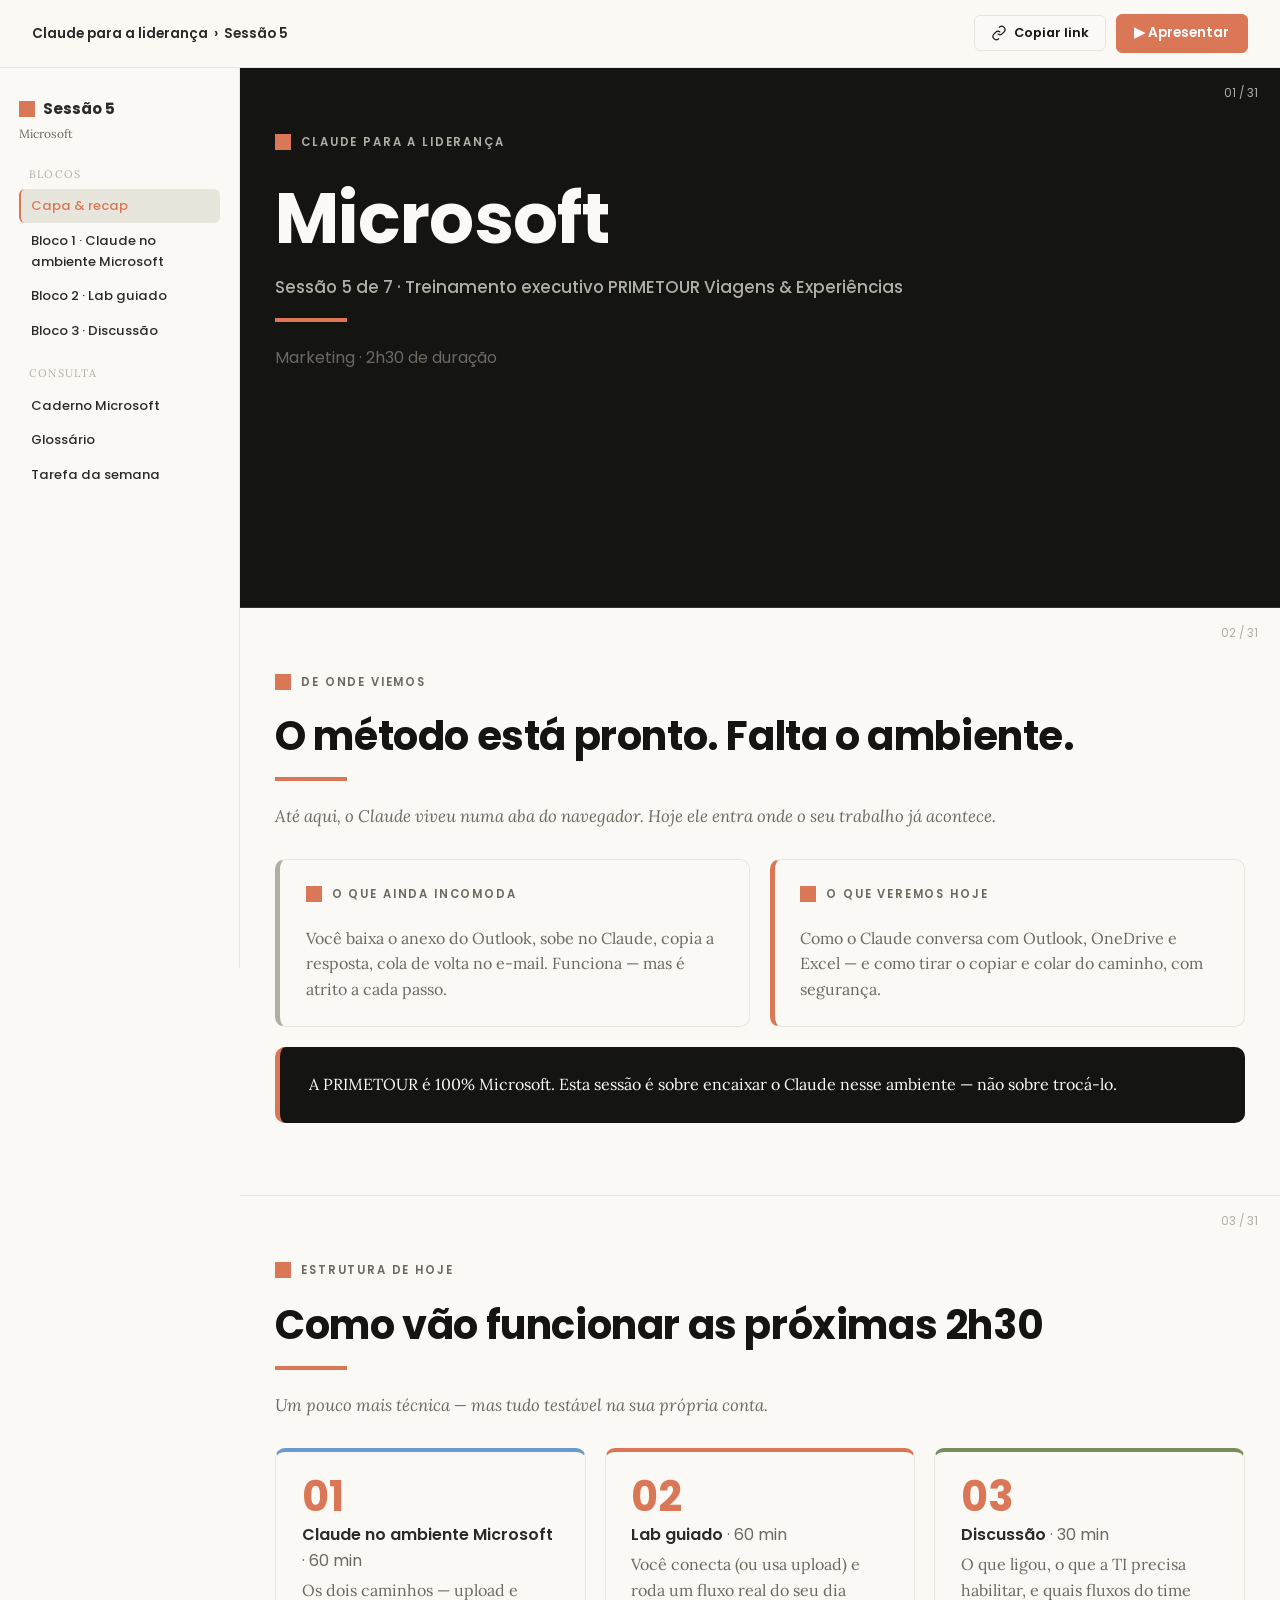
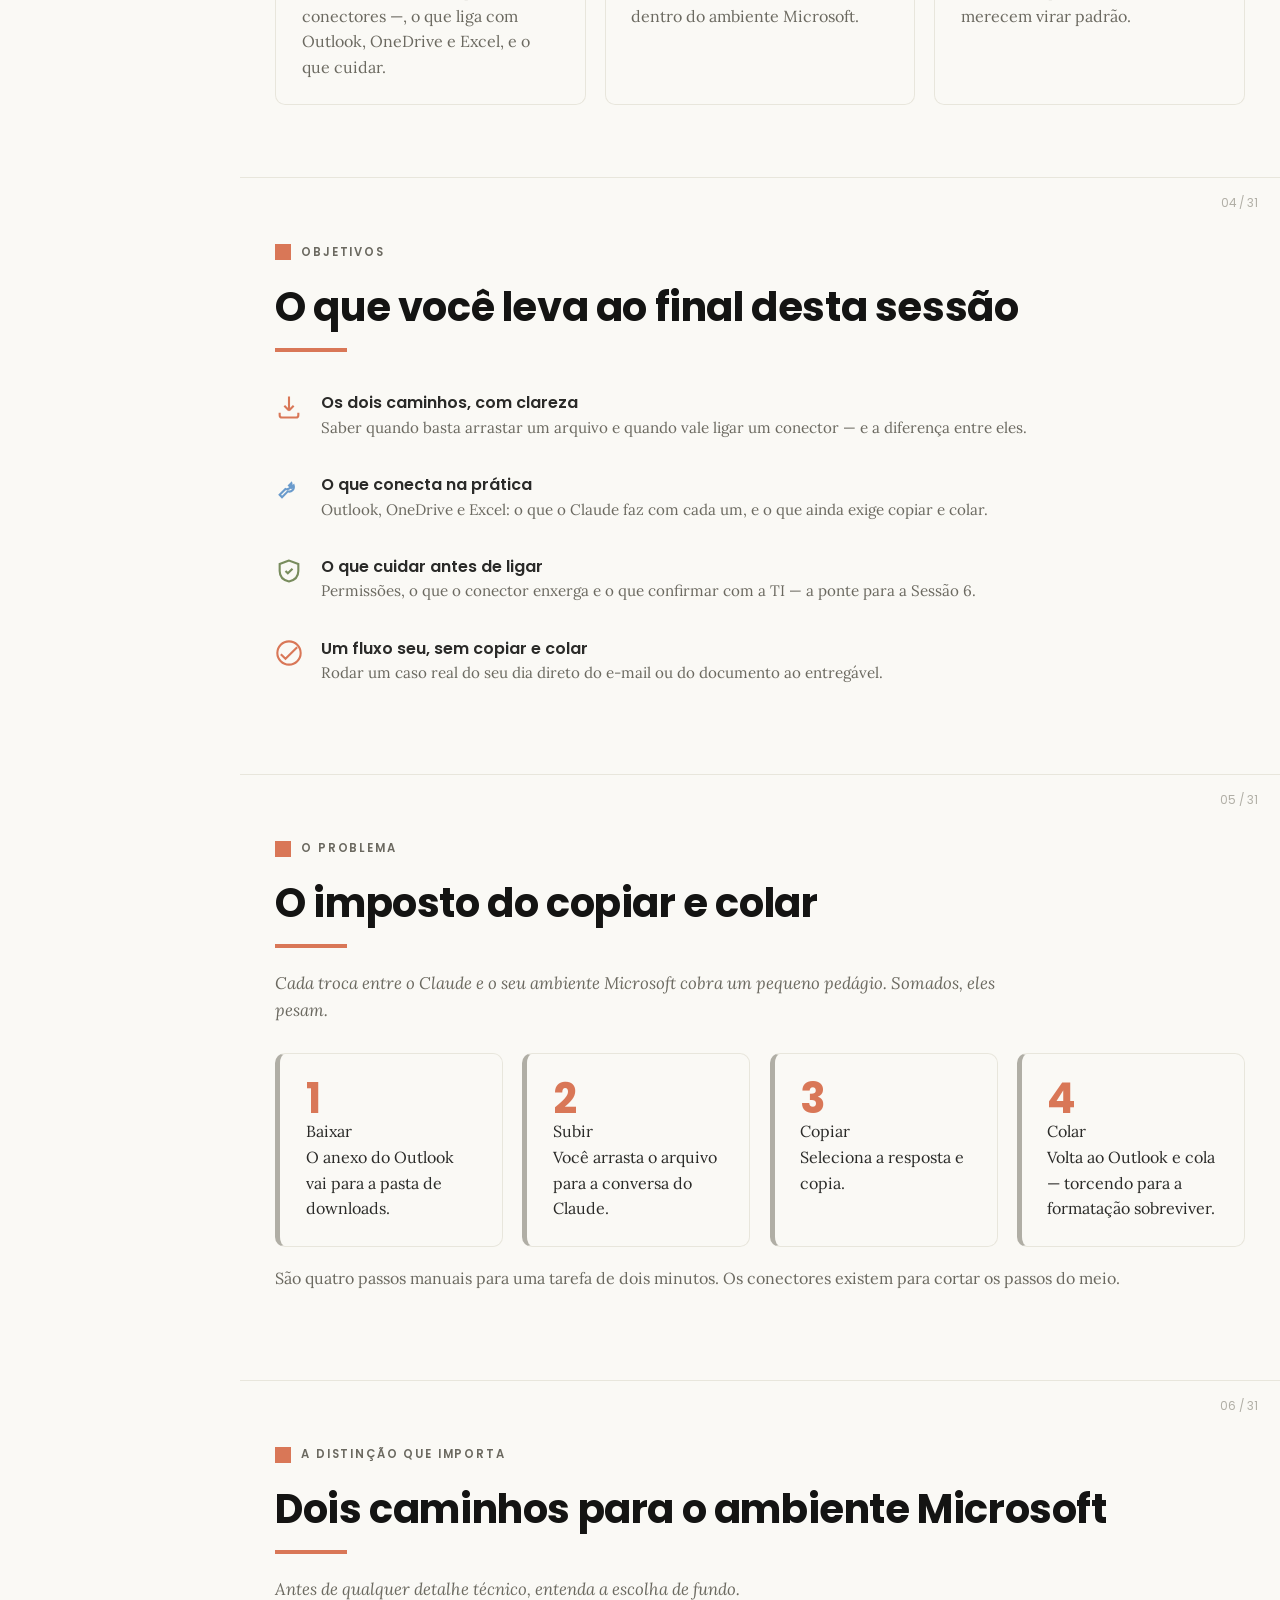
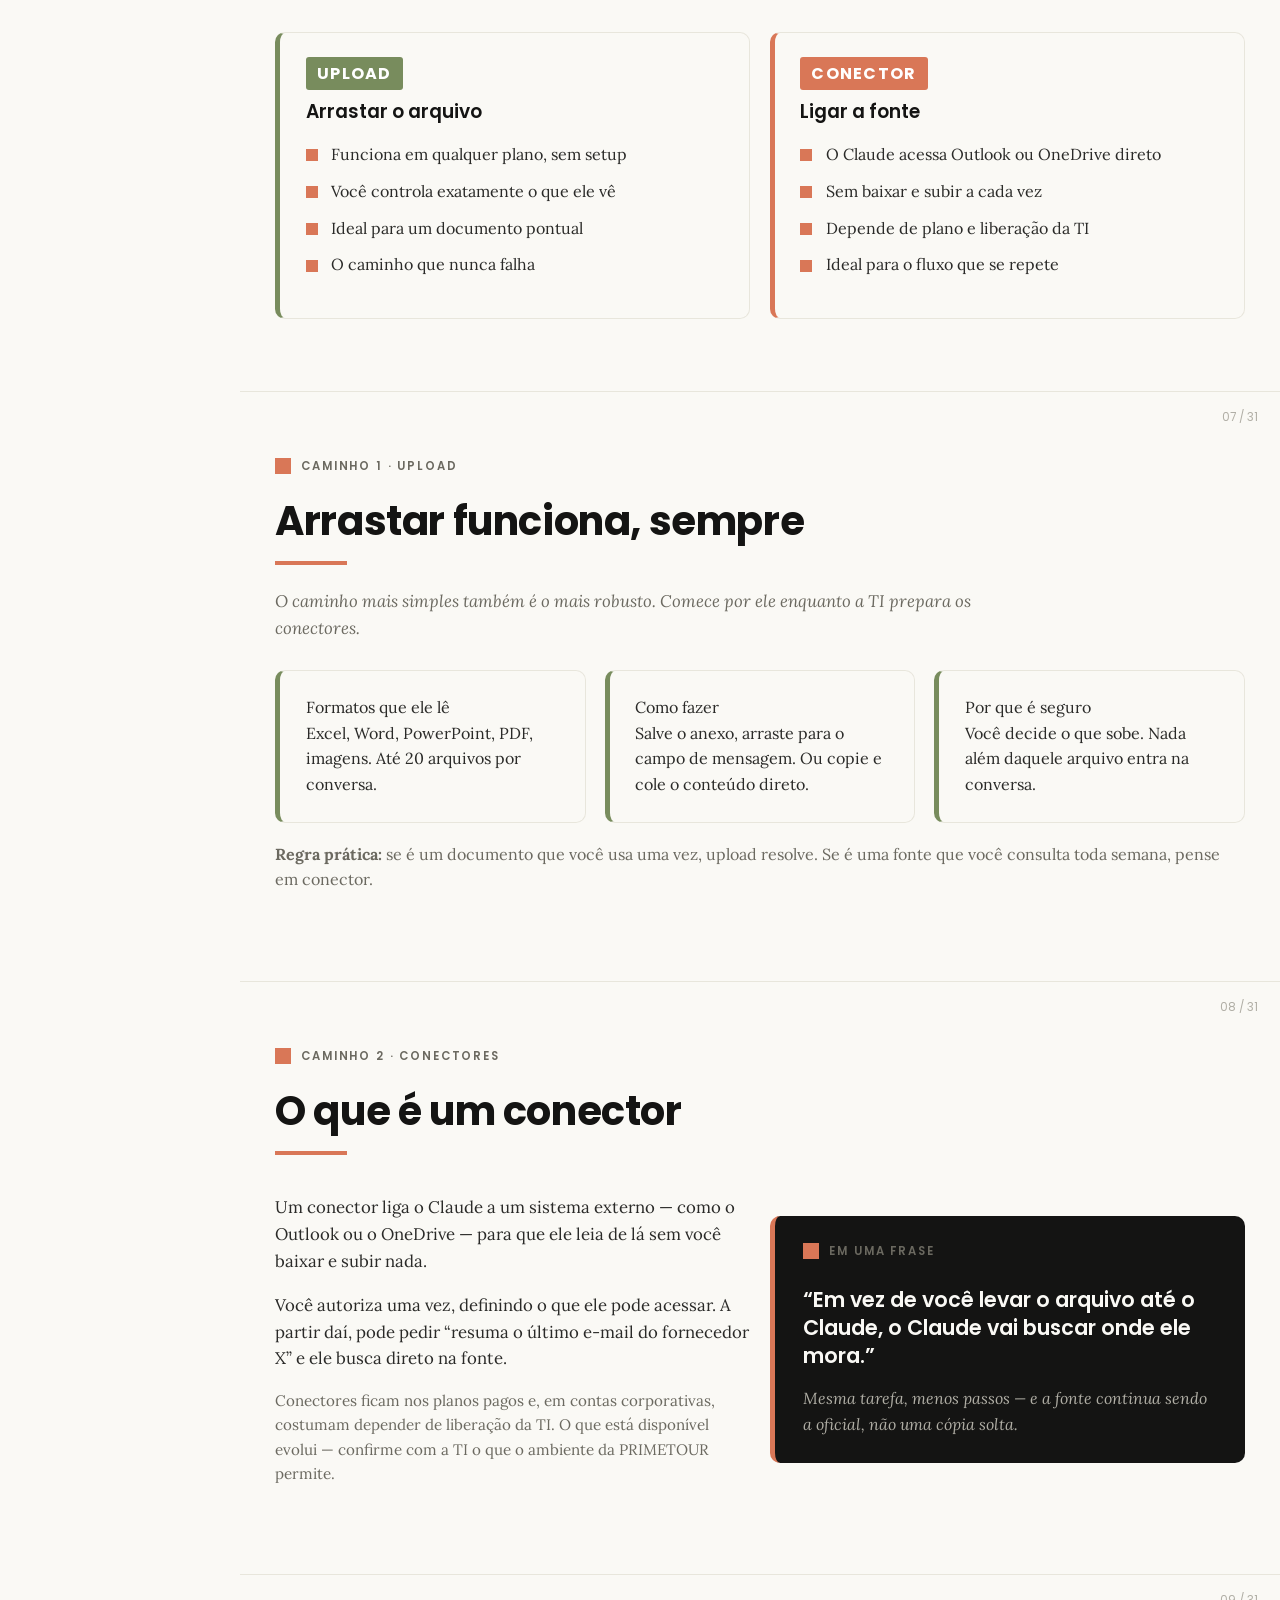
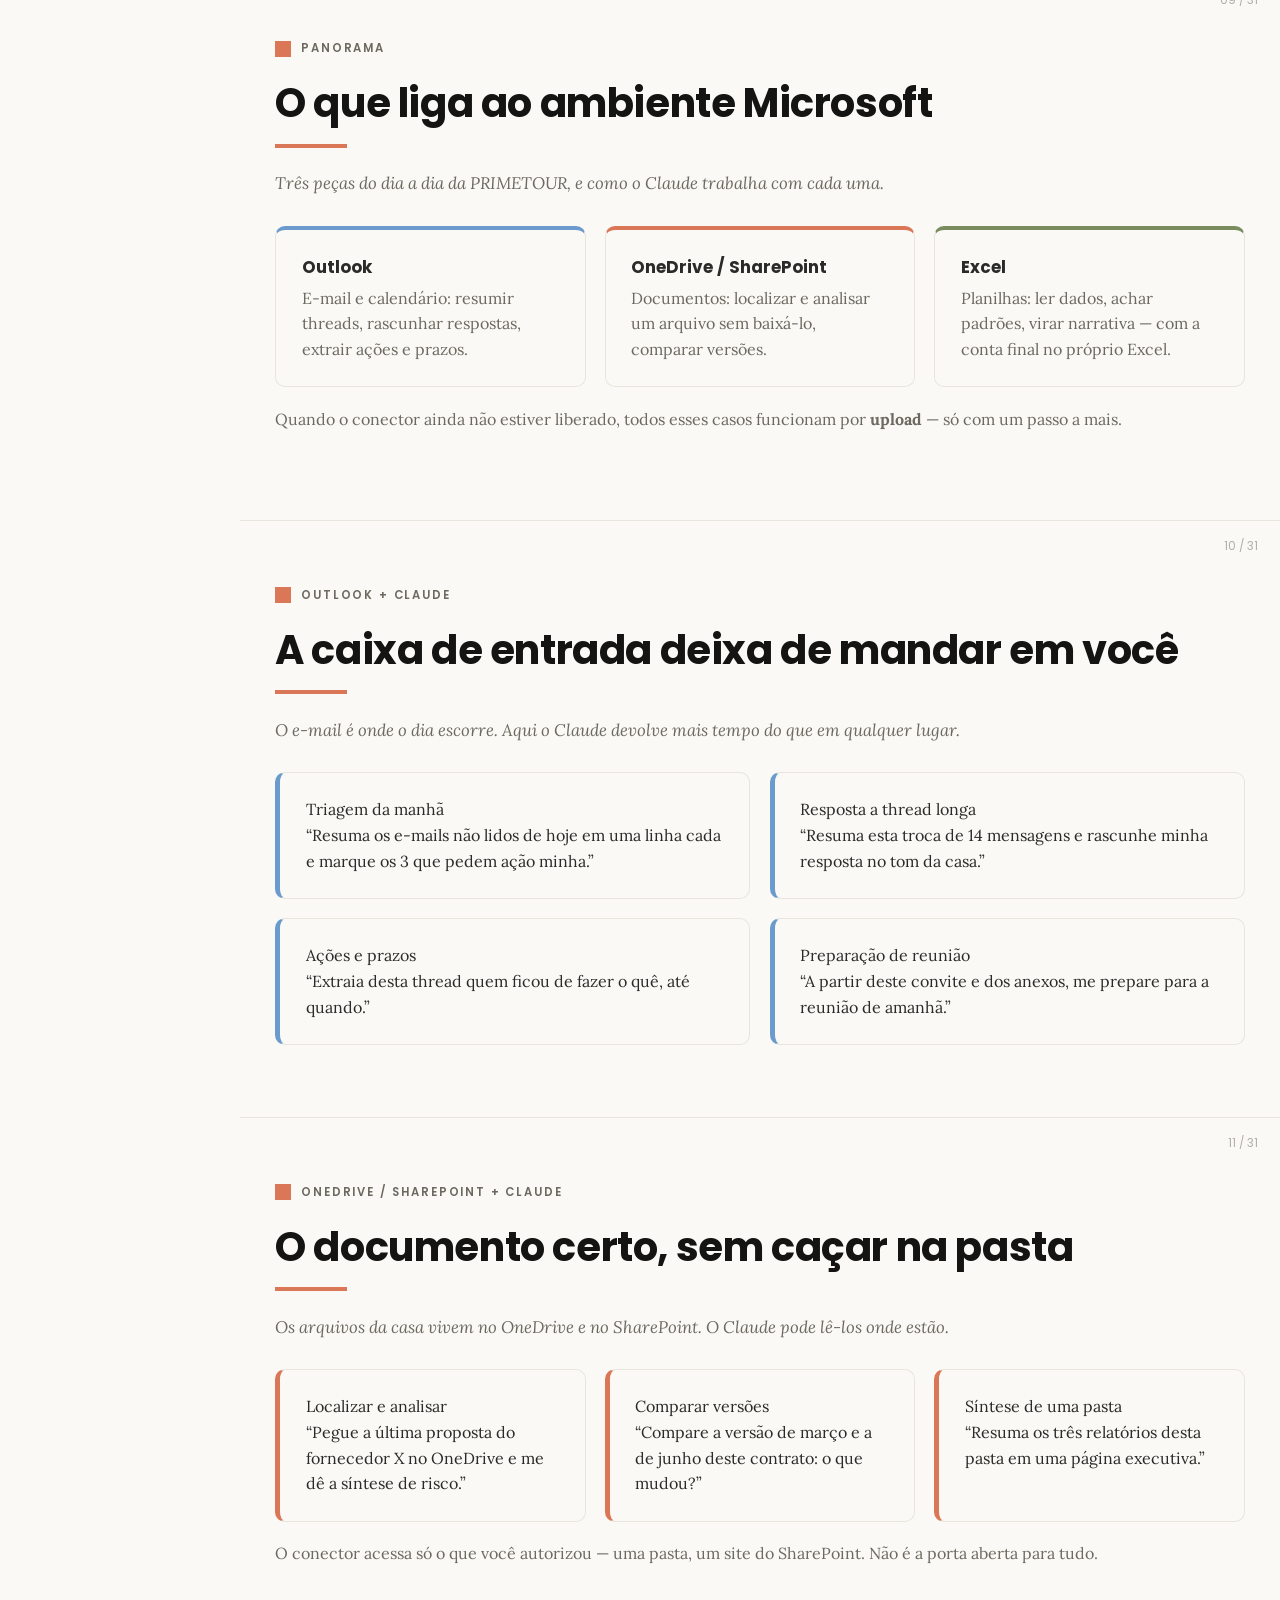
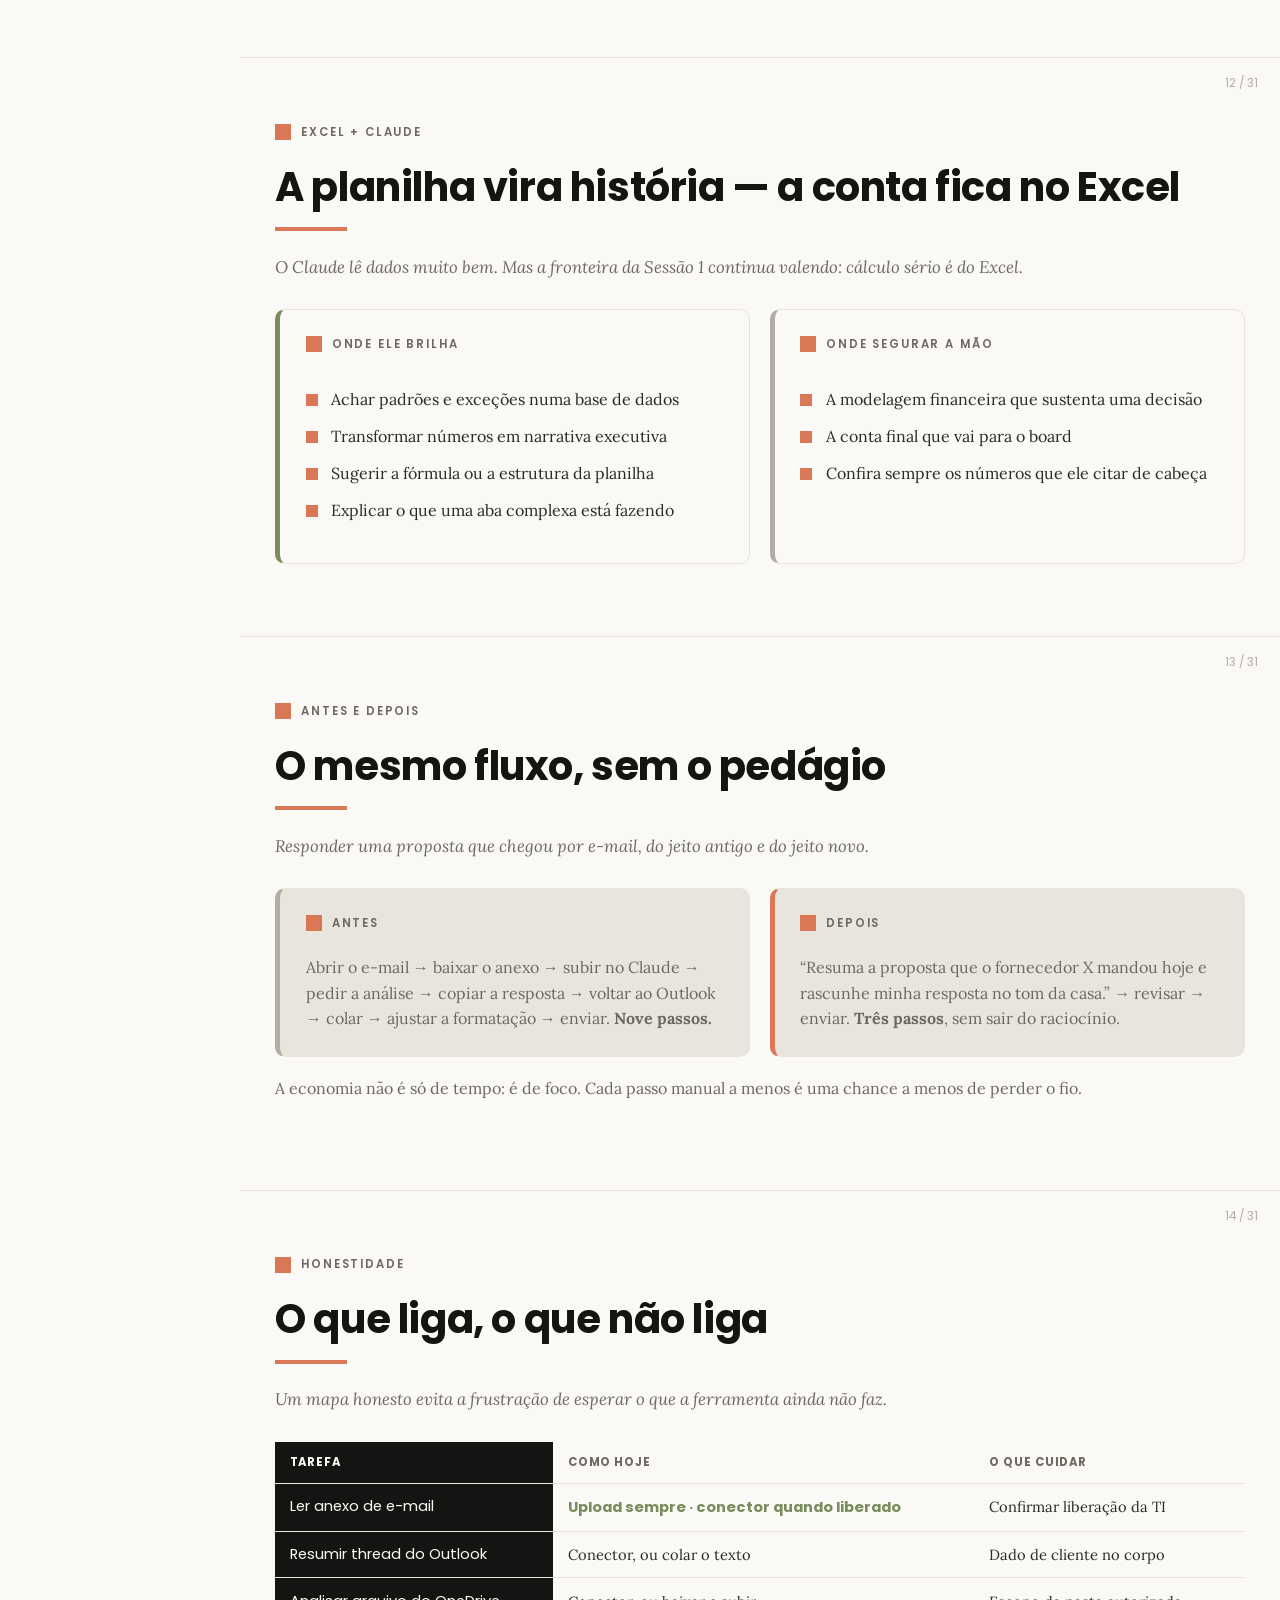
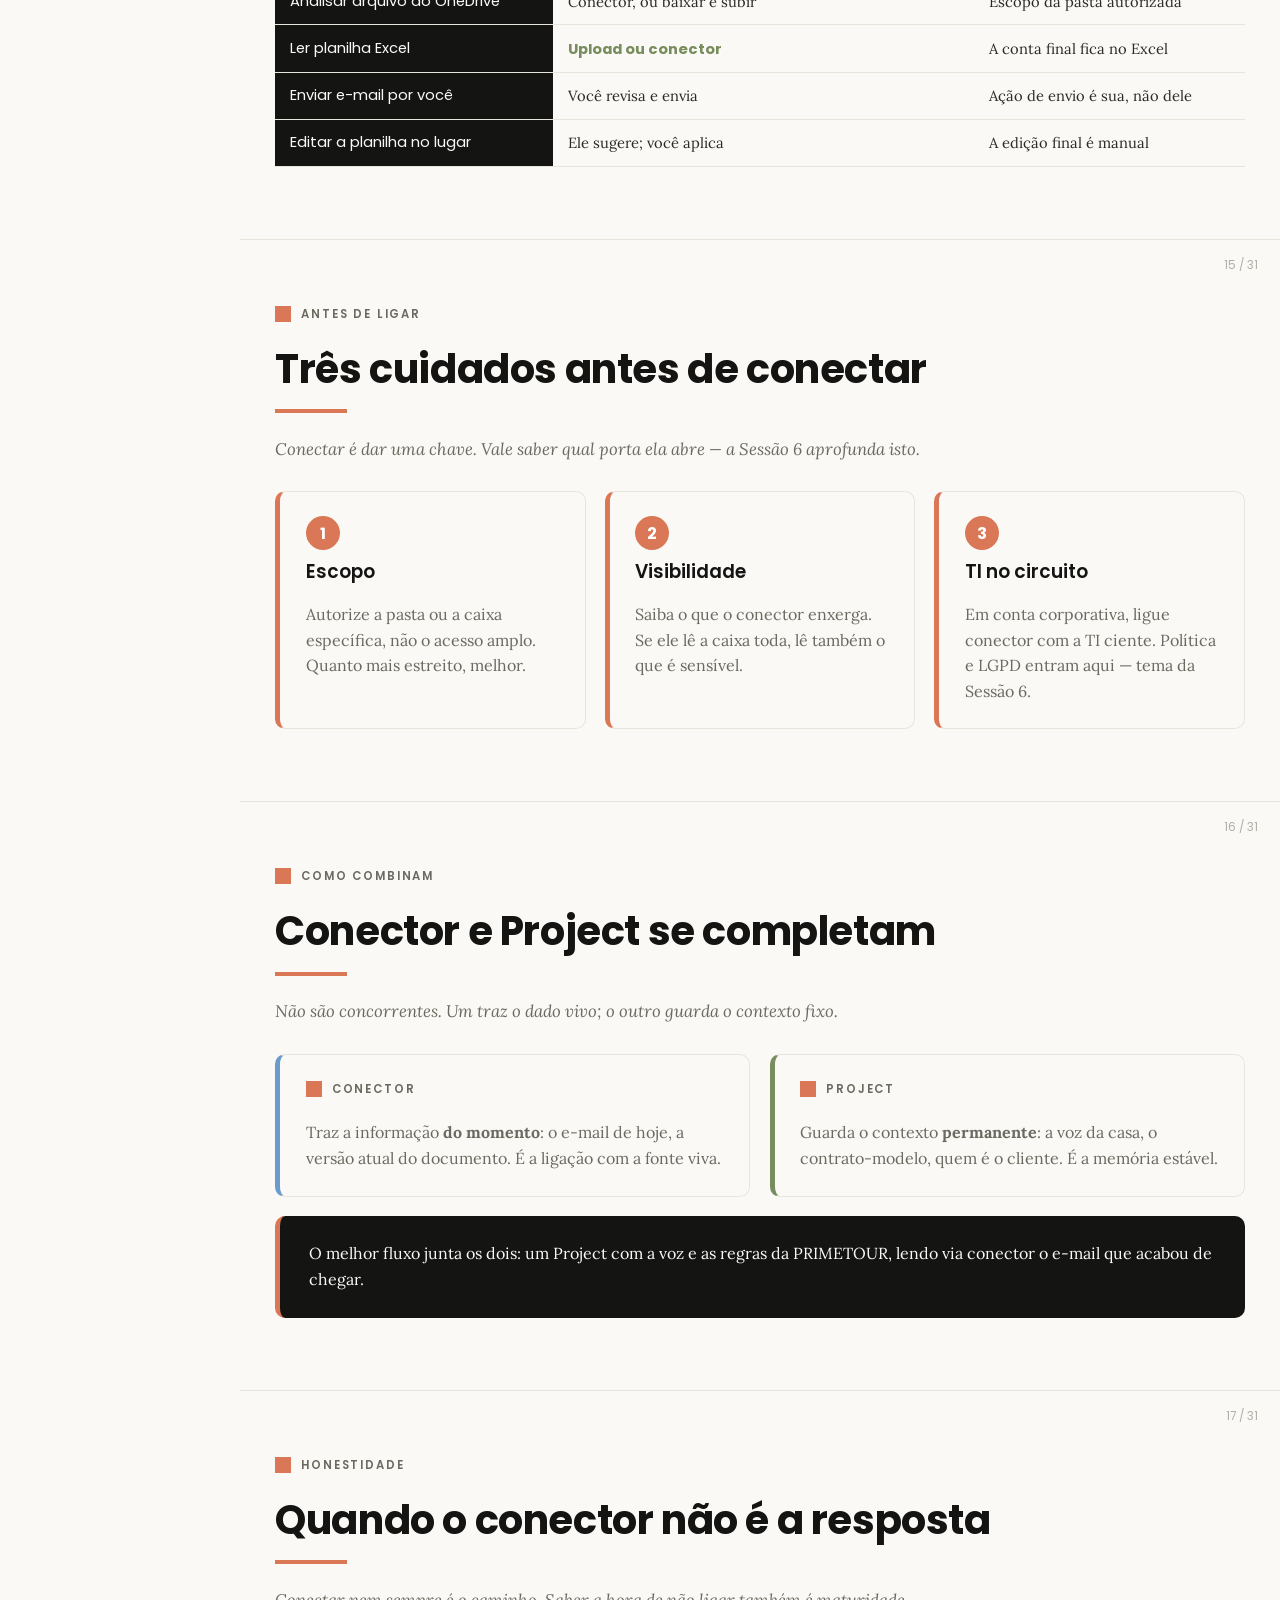
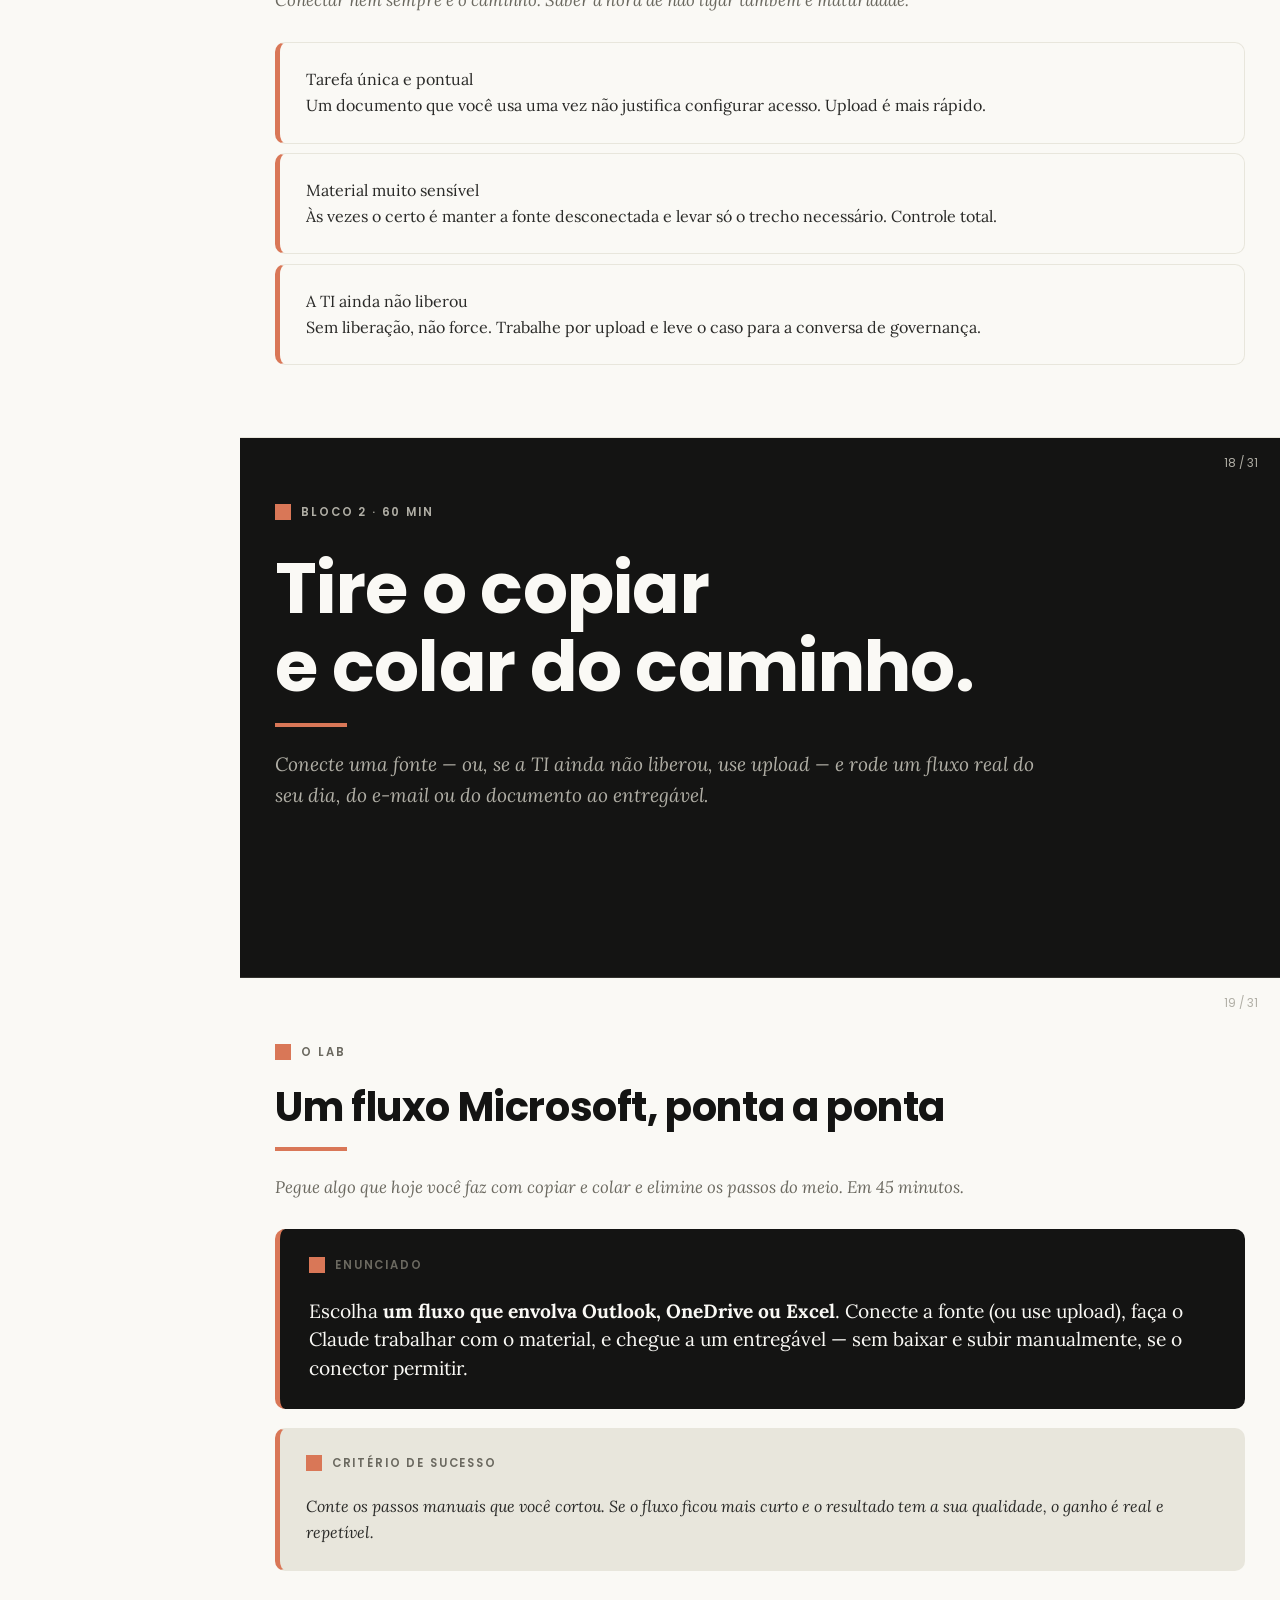
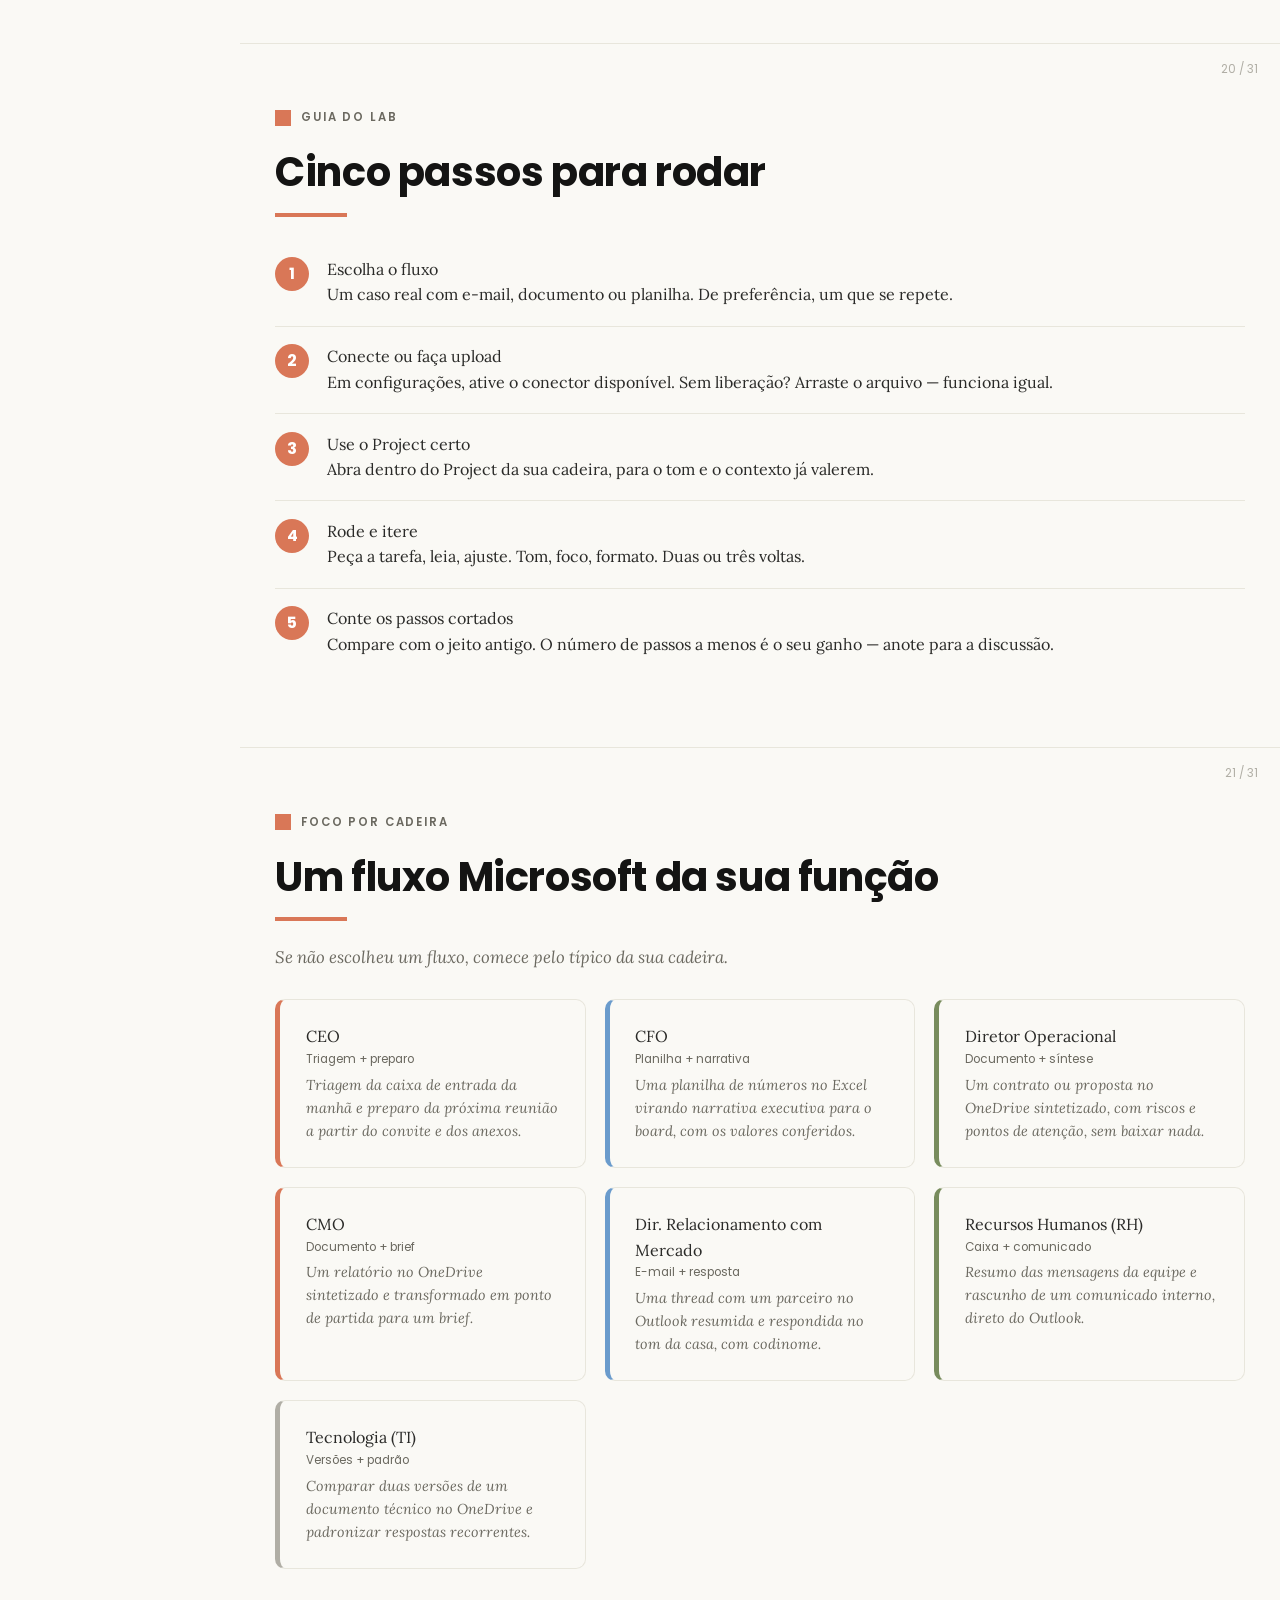
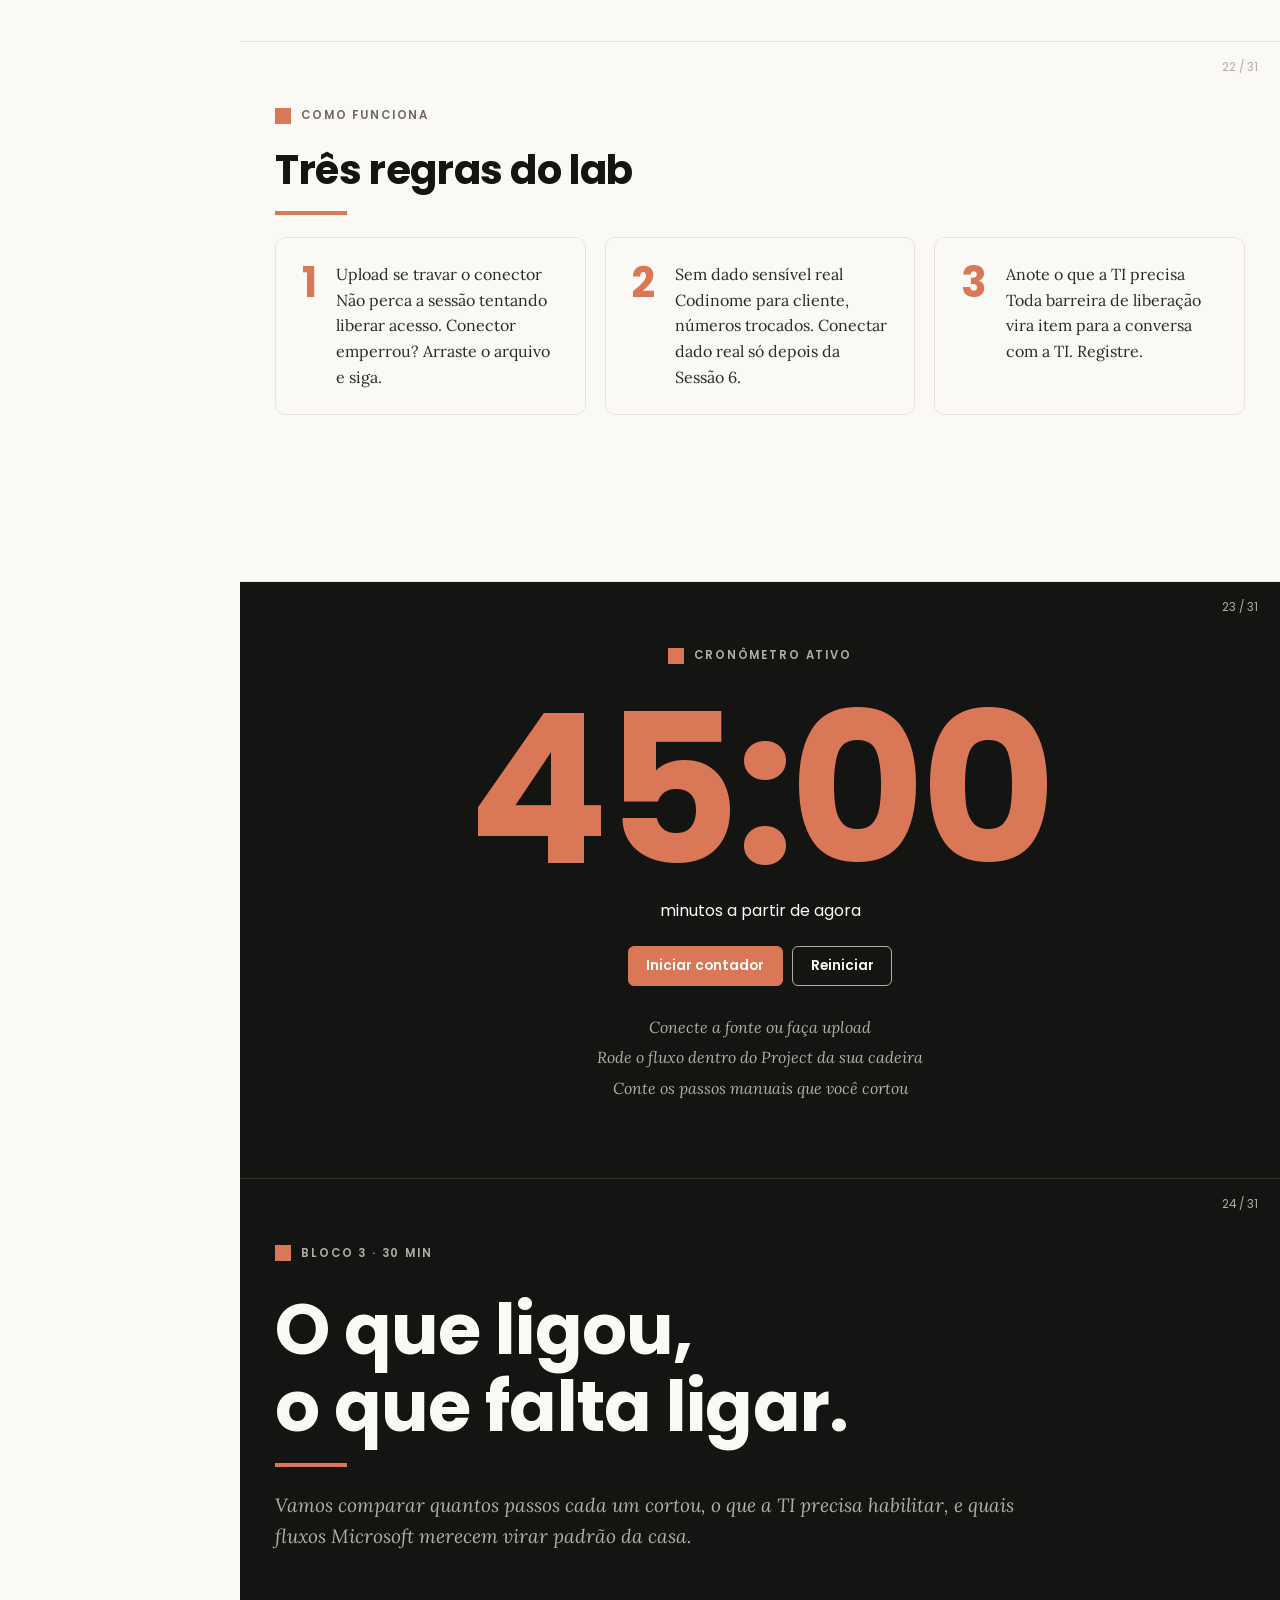
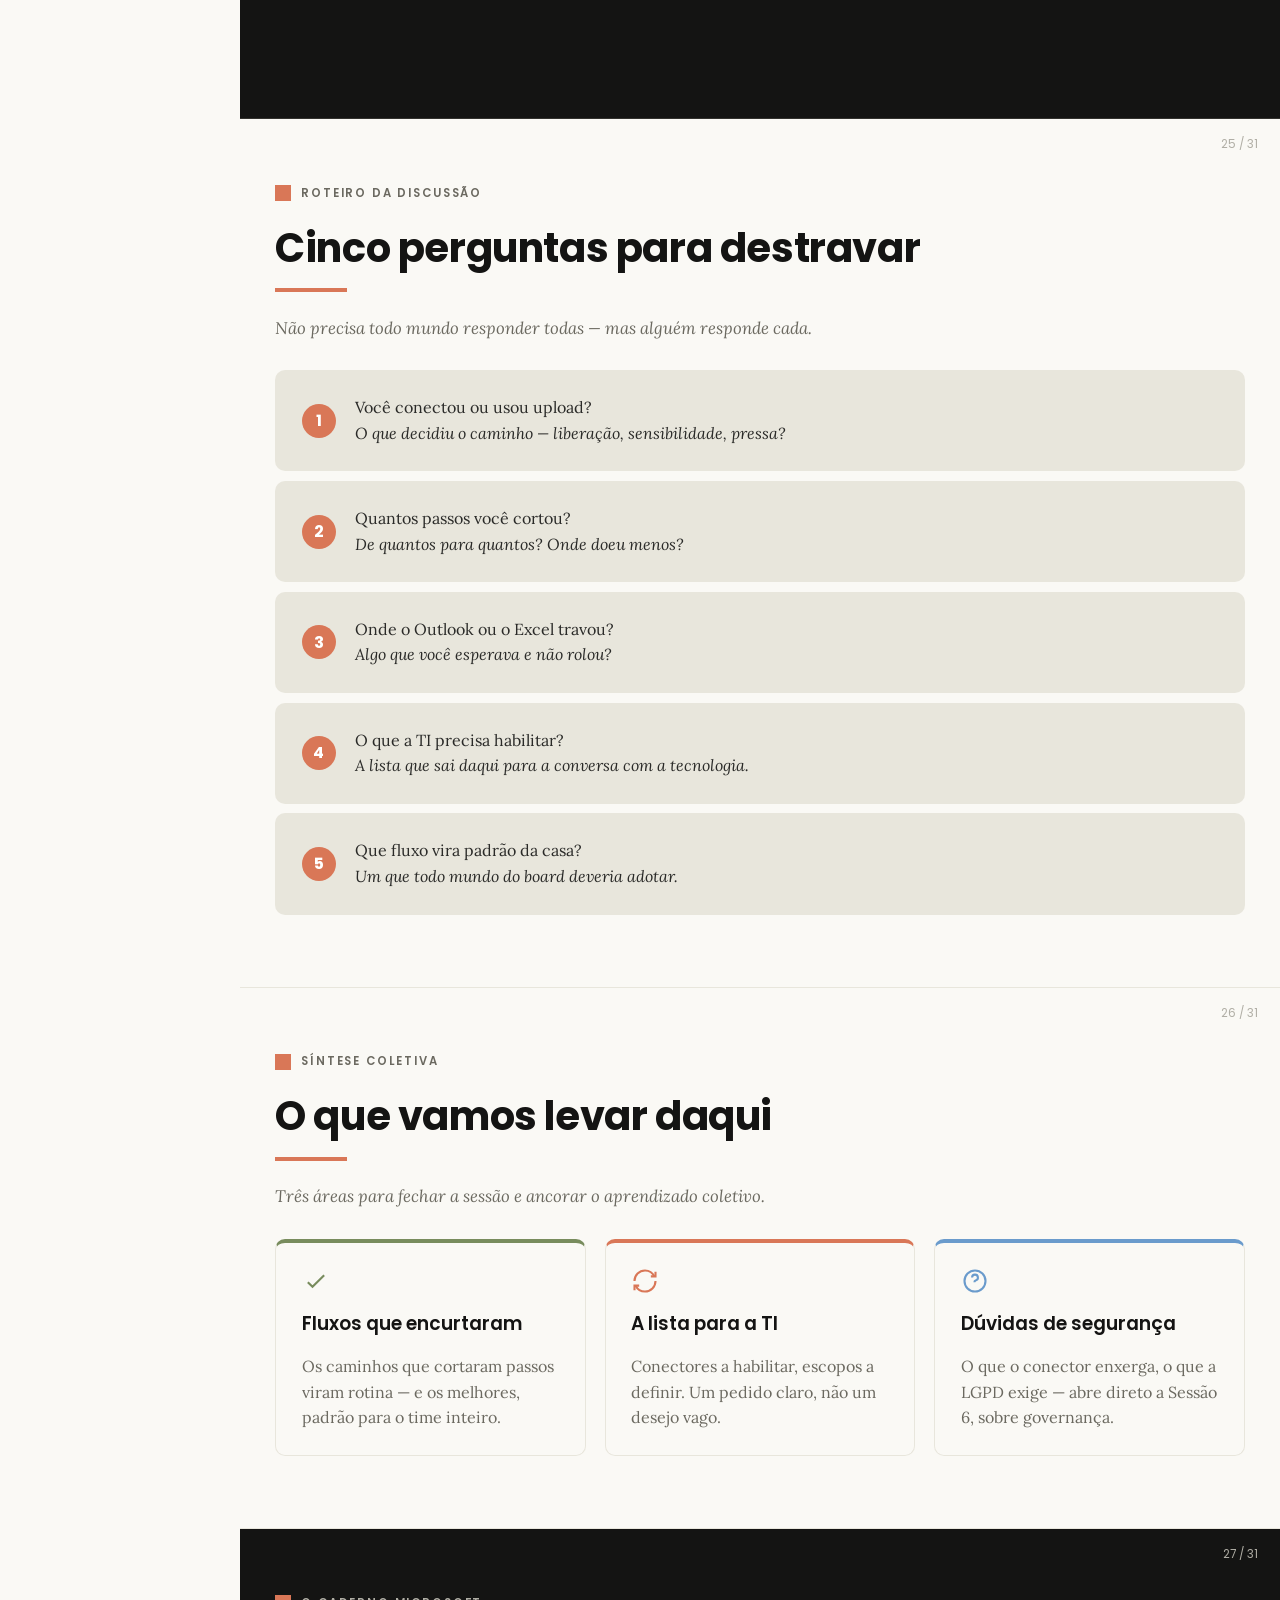
<file: sessao-05/index.html>
<!DOCTYPE html>
<html lang="pt-BR">
<head>
<meta charset="UTF-8">
<meta name="viewport" content="width=device-width, initial-scale=1.0">
<title>Sessão 5 · Microsoft — Claude para a liderança PRIMETOUR</title>
<meta name="description" content="Sessão 5 do treinamento executivo de Claude para a liderança da PRIMETOUR: Outlook, OneDrive, Excel e conectores — o Claude dentro do ambiente Microsoft.">
<link rel="stylesheet" href="../assets/claude.css">
</head>
<body>

<!-- ============ CONTROLES FIXOS DO MODO APRESENTAÇÃO ============ -->
<div class="present-zone prev" data-action="present-prev" title="Slide anterior"></div>
<div class="present-zone next" data-action="present-next" title="Próximo slide"></div>
<div class="present-ctrl left">
  <button data-action="present-prev" aria-label="Anterior">‹</button>
</div>
<div class="present-ctrl right">
  <button data-action="present-next" aria-label="Próximo">›</button>
  <button data-action="present-exit" aria-label="Sair (ESC)">✕</button>
</div>
<div class="present-progress" aria-hidden="true">
  <span class="on"></span><span class="on"></span><span class="on"></span><span class="on"></span><span class="on"></span><span></span><span></span>
</div>

<!-- ============ TOPBAR ============ -->
<header class="topbar non-slide">
  <div class="crumb"><span>Claude para a liderança</span> &nbsp;›&nbsp; Sessão 5</div>
  <div class="flex gap-s items-center"><button class="btn-tool" onclick="copyLink(this)" title="Copiar o link desta sessão"><svg class="ico-sm" viewBox="0 0 24 24" fill="none" stroke="currentColor" stroke-width="1.8"><path d="M10 13a5 5 0 0 0 7 0l3-3a5 5 0 0 0-7-7l-1 1M14 11a5 5 0 0 0-7 0l-3 3a5 5 0 0 0 7 7l1-1"/></svg> <span class="tool-label">Copiar link</span></button><button class="btn btn-orange" data-action="present">▶ Apresentar</button></div>
</header>

<div class="session-layout">

  <!-- ============ SUMÁRIO LATERAL ============ -->
  <nav class="session-nav non-slide" aria-label="Sumário da sessão">
    <div class="nav-brand"><span class="brand-square"></span> Sessão 5</div>
    <div class="nav-sub">Microsoft</div>

    <div class="nav-section">Blocos</div>
    <a href="#capa">Capa &amp; recap</a>
    <a href="#bloco1">Bloco 1 · Claude no ambiente Microsoft</a>
    <a href="#bloco2">Bloco 2 · Lab guiado</a>
    <a href="#bloco3">Bloco 3 · Discussão</a>

    <div class="nav-section">Consulta</div>
    <a href="#caderno-completo">Caderno Microsoft</a>
    <a href="#glossario">Glossário</a>
    <a href="#tarefa">Tarefa da semana</a>
  </nav>

  <!-- ============ CONTEÚDO PRINCIPAL ============ -->
  <main class="session-main">
  <div class="slides-wrap">

  <!-- ====== SLIDE 1 — CAPA ====== -->
  <section class="slide slide-dark" id="capa">
    <span class="slide-num">01 / 31</span>
    <div class="slide-inner">
      <div class="section-tag">Claude para a liderança</div>
      <h1 class="cover-title">Microsoft</h1>
      <p class="cover-sub">Sessão 5 de 7 · Treinamento executivo PRIMETOUR Viagens &amp; Experiências</p>
      <hr class="accent-bar">
      <p class="muted" style="font-family:var(--font-head)">Marketing · 2h30 de duração</p>
    </div>
  </section>

  <!-- ====== SLIDE 2 — RECAP ====== -->
  <section class="slide" id="bloco1">
    <span class="slide-num">02 / 31</span>
    <div class="slide-inner">
      <div class="section-tag">De onde viemos</div>
      <h2>O método está pronto. Falta o ambiente.</h2>
      <hr class="accent-bar">
      <p class="lead">Até aqui, o Claude viveu numa aba do navegador. Hoje ele entra onde o seu trabalho já acontece.</p>
      <div class="grid grid-2" style="align-items:start">
        <div class="card side-gray">
          <div class="section-tag">O que ainda incomoda</div>
          <p class="muted" style="margin:0">Você baixa o anexo do Outlook, sobe no Claude, copia a resposta, cola de volta no e-mail. Funciona — mas é atrito a cada passo.</p>
        </div>
        <div class="card side-orange">
          <div class="section-tag">O que veremos hoje</div>
          <p class="muted" style="margin:0">Como o Claude conversa com Outlook, OneDrive e Excel — e como tirar o copiar e colar do caminho, com segurança.</p>
        </div>
      </div>
      <div class="card-dark side-orange mt-2">
        <p style="margin:0;color:var(--claude-light)">A PRIMETOUR é 100% Microsoft. Esta sessão é sobre encaixar o Claude nesse ambiente — não sobre trocá-lo.</p>
      </div>
    </div>
  </section>

  <!-- ====== SLIDE 3 — ESTRUTURA DE HOJE ====== -->
  <section class="slide">
    <span class="slide-num">03 / 31</span>
    <div class="slide-inner">
      <div class="section-tag">Estrutura de hoje</div>
      <h2>Como vão funcionar as próximas 2h30</h2>
      <hr class="accent-bar">
      <p class="lead">Um pouco mais técnica — mas tudo testável na sua própria conta.</p>
      <div class="grid grid-3">
        <div class="card top-blue">
          <div class="num-big t-blue">01</div>
          <div style="font-family:var(--font-head);font-weight:600;margin:.3rem 0">Claude no ambiente Microsoft <span class="muted" style="font-weight:400">· 60 min</span></div>
          <p class="muted" style="margin:0">Os dois caminhos — upload e conectores —, o que liga com Outlook, OneDrive e Excel, e o que cuidar.</p>
        </div>
        <div class="card top-orange">
          <div class="num-big t-orange">02</div>
          <div style="font-family:var(--font-head);font-weight:600;margin:.3rem 0">Lab guiado <span class="muted" style="font-weight:400">· 60 min</span></div>
          <p class="muted" style="margin:0">Você conecta (ou usa upload) e roda um fluxo real do seu dia dentro do ambiente Microsoft.</p>
        </div>
        <div class="card top-green">
          <div class="num-big t-green">03</div>
          <div style="font-family:var(--font-head);font-weight:600;margin:.3rem 0">Discussão <span class="muted" style="font-weight:400">· 30 min</span></div>
          <p class="muted" style="margin:0">O que ligou, o que a TI precisa habilitar, e quais fluxos do time merecem virar padrão.</p>
        </div>
      </div>
    </div>
  </section>

  <!-- ====== SLIDE 4 — OBJETIVOS ====== -->
  <section class="slide">
    <span class="slide-num">04 / 31</span>
    <div class="slide-inner">
      <div class="section-tag">Objetivos</div>
      <h2>O que você leva ao final desta sessão</h2>
      <hr class="accent-bar">
      <div class="mt-2">
        <div class="feature-row">
          <svg class="ico" viewBox="0 0 24 24"><path d="M12 3v12m0 0-4-4m4 4 4-4M4 17v2a2 2 0 0 0 2 2h12a2 2 0 0 0 2-2v-2"/></svg>
          <div><div class="ft-title">Os dois caminhos, com clareza</div><div class="ft-desc">Saber quando basta arrastar um arquivo e quando vale ligar um conector — e a diferença entre eles.</div></div>
        </div>
        <div class="feature-row">
          <svg class="ico" style="color:var(--claude-blue)" viewBox="0 0 24 24"><path d="M14 7a4 4 0 0 1-5 5l-5 5 2 2 5-5a4 4 0 0 0 5-5l-2 2-2-2 2-2Z"/></svg>
          <div><div class="ft-title">O que conecta na prática</div><div class="ft-desc">Outlook, OneDrive e Excel: o que o Claude faz com cada um, e o que ainda exige copiar e colar.</div></div>
        </div>
        <div class="feature-row">
          <svg class="ico" style="color:var(--claude-green)" viewBox="0 0 24 24"><path d="M12 3 4 6v6c0 5 3.5 8 8 9 4.5-1 8-4 8-9V6l-8-3Z"/><path d="m9 12 2 2 4-4"/></svg>
          <div><div class="ft-title">O que cuidar antes de ligar</div><div class="ft-desc">Permissões, o que o conector enxerga e o que confirmar com a TI — a ponte para a Sessão 6.</div></div>
        </div>
        <div class="feature-row">
          <svg class="ico" viewBox="0 0 24 24"><path d="M5 13l4 4L19 7"/><circle cx="12" cy="12" r="10"/></svg>
          <div><div class="ft-title">Um fluxo seu, sem copiar e colar</div><div class="ft-desc">Rodar um caso real do seu dia direto do e-mail ou do documento ao entregável.</div></div>
        </div>
      </div>
    </div>
  </section>

  <!-- ====== SLIDE 5 — O PROBLEMA ====== -->
  <section class="slide">
    <span class="slide-num">05 / 31</span>
    <div class="slide-inner">
      <div class="section-tag">O problema</div>
      <h2>O imposto do copiar e colar</h2>
      <hr class="accent-bar">
      <p class="lead">Cada troca entre o Claude e o seu ambiente Microsoft cobra um pequeno pedágio. Somados, eles pesam.</p>
      <div class="grid grid-4">
        <div class="card side-gray"><div class="num-big t-gray">1</div><div class="ft-title">Baixar</div><div class="ft-desc">O anexo do Outlook vai para a pasta de downloads.</div></div>
        <div class="card side-gray"><div class="num-big t-gray">2</div><div class="ft-title">Subir</div><div class="ft-desc">Você arrasta o arquivo para a conversa do Claude.</div></div>
        <div class="card side-gray"><div class="num-big t-gray">3</div><div class="ft-title">Copiar</div><div class="ft-desc">Seleciona a resposta e copia.</div></div>
        <div class="card side-gray"><div class="num-big t-gray">4</div><div class="ft-title">Colar</div><div class="ft-desc">Volta ao Outlook e cola — torcendo para a formatação sobreviver.</div></div>
      </div>
      <p class="muted mt-2">São quatro passos manuais para uma tarefa de dois minutos. Os conectores existem para cortar os passos do meio.</p>
    </div>
  </section>

  <!-- ====== SLIDE 6 — DOIS CAMINHOS ====== -->
  <section class="slide">
    <span class="slide-num">06 / 31</span>
    <div class="slide-inner">
      <div class="section-tag">A distinção que importa</div>
      <h2>Dois caminhos para o ambiente Microsoft</h2>
      <hr class="accent-bar">
      <p class="lead">Antes de qualquer detalhe técnico, entenda a escolha de fundo.</p>
      <div class="grid grid-2">
        <div class="card side-green">
          <div style="font-family:var(--font-head);font-weight:700;letter-spacing:.08em;background:var(--claude-green);display:inline-block;padding:.25rem .7rem;border-radius:3px;color:#fff">UPLOAD</div>
          <h3 class="mt-1">Arrastar o arquivo</h3>
          <ul class="sq-list">
            <li>Funciona em qualquer plano, sem setup</li>
            <li>Você controla exatamente o que ele vê</li>
            <li>Ideal para um documento pontual</li>
            <li>O caminho que nunca falha</li>
          </ul>
        </div>
        <div class="card side-orange">
          <div style="font-family:var(--font-head);font-weight:700;letter-spacing:.08em;background:var(--claude-orange);display:inline-block;padding:.25rem .7rem;border-radius:3px;color:#fff">CONECTOR</div>
          <h3 class="mt-1">Ligar a fonte</h3>
          <ul class="sq-list">
            <li>O Claude acessa Outlook ou OneDrive direto</li>
            <li>Sem baixar e subir a cada vez</li>
            <li>Depende de plano e liberação da TI</li>
            <li>Ideal para o fluxo que se repete</li>
          </ul>
        </div>
      </div>
    </div>
  </section>

  <!-- ====== SLIDE 7 — CAMINHO 1: UPLOAD ====== -->
  <section class="slide">
    <span class="slide-num">07 / 31</span>
    <div class="slide-inner">
      <div class="section-tag">Caminho 1 · Upload</div>
      <h2>Arrastar funciona, sempre</h2>
      <hr class="accent-bar">
      <p class="lead">O caminho mais simples também é o mais robusto. Comece por ele enquanto a TI prepara os conectores.</p>
      <div class="grid grid-3">
        <div class="card side-green"><div class="ft-title">Formatos que ele lê</div><div class="ft-desc">Excel, Word, PowerPoint, PDF, imagens. Até 20 arquivos por conversa.</div></div>
        <div class="card side-green"><div class="ft-title">Como fazer</div><div class="ft-desc">Salve o anexo, arraste para o campo de mensagem. Ou copie e cole o conteúdo direto.</div></div>
        <div class="card side-green"><div class="ft-title">Por que é seguro</div><div class="ft-desc">Você decide o que sobe. Nada além daquele arquivo entra na conversa.</div></div>
      </div>
      <p class="muted mt-2"><strong>Regra prática:</strong> se é um documento que você usa uma vez, upload resolve. Se é uma fonte que você consulta toda semana, pense em conector.</p>
    </div>
  </section>

  <!-- ====== SLIDE 8 — CAMINHO 2: CONECTORES ====== -->
  <section class="slide">
    <span class="slide-num">08 / 31</span>
    <div class="slide-inner">
      <div class="section-tag">Caminho 2 · Conectores</div>
      <h2>O que é um conector</h2>
      <hr class="accent-bar">
      <div class="grid grid-2" style="align-items:center">
        <div class="serif" style="font-size:1.05rem">
          <p>Um conector liga o Claude a um sistema externo — como o Outlook ou o OneDrive — para que ele leia de lá sem você baixar e subir nada.</p>
          <p>Você autoriza uma vez, definindo o que ele pode acessar. A partir daí, pode pedir “resuma o último e-mail do fornecedor X” e ele busca direto na fonte.</p>
          <p class="muted" style="font-size:.95rem">Conectores ficam nos planos pagos e, em contas corporativas, costumam depender de liberação da TI. O que está disponível evolui — confirme com a TI o que o ambiente da PRIMETOUR permite.</p>
        </div>
        <div class="card-dark side-orange">
          <div class="section-tag">Em uma frase</div>
          <p style="font-family:var(--font-head);font-weight:600;font-size:1.3rem;line-height:1.35;margin:.2rem 0 1rem">“Em vez de você levar o arquivo até o Claude, o Claude vai buscar onde ele mora.”</p>
          <p class="italic" style="color:var(--claude-mid-gray);margin:0">Mesma tarefa, menos passos — e a fonte continua sendo a oficial, não uma cópia solta.</p>
        </div>
      </div>
    </div>
  </section>

  <!-- ====== SLIDE 9 — O QUE CONECTA HOJE ====== -->
  <section class="slide">
    <span class="slide-num">09 / 31</span>
    <div class="slide-inner">
      <div class="section-tag">Panorama</div>
      <h2>O que liga ao ambiente Microsoft</h2>
      <hr class="accent-bar">
      <p class="lead">Três peças do dia a dia da PRIMETOUR, e como o Claude trabalha com cada uma.</p>
      <div class="grid grid-3">
        <div class="card top-blue"><div style="font-family:var(--font-head);font-weight:700;font-size:1.05rem">Outlook</div><p class="muted" style="margin:.3rem 0 0">E-mail e calendário: resumir threads, rascunhar respostas, extrair ações e prazos.</p></div>
        <div class="card top-orange"><div style="font-family:var(--font-head);font-weight:700;font-size:1.05rem">OneDrive / SharePoint</div><p class="muted" style="margin:.3rem 0 0">Documentos: localizar e analisar um arquivo sem baixá-lo, comparar versões.</p></div>
        <div class="card top-green"><div style="font-family:var(--font-head);font-weight:700;font-size:1.05rem">Excel</div><p class="muted" style="margin:.3rem 0 0">Planilhas: ler dados, achar padrões, virar narrativa — com a conta final no próprio Excel.</p></div>
      </div>
      <p class="muted mt-2">Quando o conector ainda não estiver liberado, todos esses casos funcionam por <strong>upload</strong> — só com um passo a mais.</p>
    </div>
  </section>

  <!-- ====== SLIDE 10 — OUTLOOK ====== -->
  <section class="slide">
    <span class="slide-num">10 / 31</span>
    <div class="slide-inner">
      <div class="section-tag">Outlook + Claude</div>
      <h2>A caixa de entrada deixa de mandar em você</h2>
      <hr class="accent-bar">
      <p class="lead">O e-mail é onde o dia escorre. Aqui o Claude devolve mais tempo do que em qualquer lugar.</p>
      <div class="grid grid-2">
        <div class="card side-blue"><div class="ft-title">Triagem da manhã</div><div class="ft-desc">“Resuma os e-mails não lidos de hoje em uma linha cada e marque os 3 que pedem ação minha.”</div></div>
        <div class="card side-blue"><div class="ft-title">Resposta a thread longa</div><div class="ft-desc">“Resuma esta troca de 14 mensagens e rascunhe minha resposta no tom da casa.”</div></div>
        <div class="card side-blue"><div class="ft-title">Ações e prazos</div><div class="ft-desc">“Extraia desta thread quem ficou de fazer o quê, até quando.”</div></div>
        <div class="card side-blue"><div class="ft-title">Preparação de reunião</div><div class="ft-desc">“A partir deste convite e dos anexos, me prepare para a reunião de amanhã.”</div></div>
      </div>
    </div>
  </section>

  <!-- ====== SLIDE 11 — ONEDRIVE ====== -->
  <section class="slide">
    <span class="slide-num">11 / 31</span>
    <div class="slide-inner">
      <div class="section-tag">OneDrive / SharePoint + Claude</div>
      <h2>O documento certo, sem caçar na pasta</h2>
      <hr class="accent-bar">
      <p class="lead">Os arquivos da casa vivem no OneDrive e no SharePoint. O Claude pode lê-los onde estão.</p>
      <div class="grid grid-3">
        <div class="card side-orange"><div class="ft-title">Localizar e analisar</div><div class="ft-desc">“Pegue a última proposta do fornecedor X no OneDrive e me dê a síntese de risco.”</div></div>
        <div class="card side-orange"><div class="ft-title">Comparar versões</div><div class="ft-desc">“Compare a versão de março e a de junho deste contrato: o que mudou?”</div></div>
        <div class="card side-orange"><div class="ft-title">Síntese de uma pasta</div><div class="ft-desc">“Resuma os três relatórios desta pasta em uma página executiva.”</div></div>
      </div>
      <p class="muted mt-2">O conector acessa só o que você autorizou — uma pasta, um site do SharePoint. Não é a porta aberta para tudo.</p>
    </div>
  </section>

  <!-- ====== SLIDE 12 — EXCEL ====== -->
  <section class="slide">
    <span class="slide-num">12 / 31</span>
    <div class="slide-inner">
      <div class="section-tag">Excel + Claude</div>
      <h2>A planilha vira história — a conta fica no Excel</h2>
      <hr class="accent-bar">
      <p class="lead">O Claude lê dados muito bem. Mas a fronteira da Sessão 1 continua valendo: cálculo sério é do Excel.</p>
      <div class="grid grid-2">
        <div class="card side-green">
          <div class="section-tag">Onde ele brilha</div>
          <ul class="sq-list" style="margin-top:0">
            <li>Achar padrões e exceções numa base de dados</li>
            <li>Transformar números em narrativa executiva</li>
            <li>Sugerir a fórmula ou a estrutura da planilha</li>
            <li>Explicar o que uma aba complexa está fazendo</li>
          </ul>
        </div>
        <div class="card side-gray">
          <div class="section-tag">Onde segurar a mão</div>
          <ul class="sq-list" style="margin-top:0">
            <li>A modelagem financeira que sustenta uma decisão</li>
            <li>A conta final que vai para o board</li>
            <li>Confira sempre os números que ele citar de cabeça</li>
          </ul>
        </div>
      </div>
    </div>
  </section>

  <!-- ====== SLIDE 13 — FLUXO SEM COPIAR E COLAR ====== -->
  <section class="slide">
    <span class="slide-num">13 / 31</span>
    <div class="slide-inner">
      <div class="section-tag">Antes e depois</div>
      <h2>O mesmo fluxo, sem o pedágio</h2>
      <hr class="accent-bar">
      <p class="lead">Responder uma proposta que chegou por e-mail, do jeito antigo e do jeito novo.</p>
      <div class="grid grid-2" style="align-items:start">
        <div class="card card-soft side-gray">
          <div class="section-tag">Antes</div>
          <p class="muted" style="margin:0">Abrir o e-mail → baixar o anexo → subir no Claude → pedir a análise → copiar a resposta → voltar ao Outlook → colar → ajustar a formatação → enviar. <strong>Nove passos.</strong></p>
        </div>
        <div class="card card-soft side-orange">
          <div class="section-tag">Depois</div>
          <p class="muted" style="margin:0">“Resuma a proposta que o fornecedor X mandou hoje e rascunhe minha resposta no tom da casa.” → revisar → enviar. <strong>Três passos</strong>, sem sair do raciocínio.</p>
        </div>
      </div>
      <p class="muted mt-2">A economia não é só de tempo: é de foco. Cada passo manual a menos é uma chance a menos de perder o fio.</p>
    </div>
  </section>

  <!-- ====== SLIDE 14 — O QUE LIGA, O QUE NÃO LIGA ====== -->
  <section class="slide">
    <span class="slide-num">14 / 31</span>
    <div class="slide-inner">
      <div class="section-tag">Honestidade</div>
      <h2>O que liga, o que não liga</h2>
      <hr class="accent-bar">
      <p class="lead">Um mapa honesto evita a frustração de esperar o que a ferramenta ainda não faz.</p>
      <table class="tbl">
        <thead><tr><th class="col-dark">Tarefa</th><th>Como hoje</th><th>O que cuidar</th></tr></thead>
        <tbody>
          <tr><td class="col-dark">Ler anexo de e-mail</td><td><span class="eval-exc">Upload sempre · conector quando liberado</span></td><td>Confirmar liberação da TI</td></tr>
          <tr><td class="col-dark">Resumir thread do Outlook</td><td>Conector, ou colar o texto</td><td>Dado de cliente no corpo</td></tr>
          <tr><td class="col-dark">Analisar arquivo do OneDrive</td><td>Conector, ou baixar e subir</td><td>Escopo da pasta autorizada</td></tr>
          <tr><td class="col-dark">Ler planilha Excel</td><td><span class="eval-exc">Upload ou conector</span></td><td>A conta final fica no Excel</td></tr>
          <tr><td class="col-dark">Enviar e-mail por você</td><td>Você revisa e envia</td><td>Ação de envio é sua, não dele</td></tr>
          <tr><td class="col-dark">Editar a planilha no lugar</td><td>Ele sugere; você aplica</td><td>A edição final é manual</td></tr>
        </tbody>
      </table>
    </div>
  </section>

  <!-- ====== SLIDE 15 — CUIDADOS ====== -->
  <section class="slide">
    <span class="slide-num">15 / 31</span>
    <div class="slide-inner">
      <div class="section-tag">Antes de ligar</div>
      <h2>Três cuidados antes de conectar</h2>
      <hr class="accent-bar">
      <p class="lead">Conectar é dar uma chave. Vale saber qual porta ela abre — a Sessão 6 aprofunda isto.</p>
      <div class="grid grid-3">
        <div class="card side-orange"><div class="num-circle">1</div><h3 class="mt-1">Escopo</h3><p class="muted" style="margin:0">Autorize a pasta ou a caixa específica, não o acesso amplo. Quanto mais estreito, melhor.</p></div>
        <div class="card side-orange"><div class="num-circle">2</div><h3 class="mt-1">Visibilidade</h3><p class="muted" style="margin:0">Saiba o que o conector enxerga. Se ele lê a caixa toda, lê também o que é sensível.</p></div>
        <div class="card side-orange"><div class="num-circle">3</div><h3 class="mt-1">TI no circuito</h3><p class="muted" style="margin:0">Em conta corporativa, ligue conector com a TI ciente. Política e LGPD entram aqui — tema da Sessão 6.</p></div>
      </div>
    </div>
  </section>

  <!-- ====== SLIDE 16 — CONECTOR VS PROJECT ====== -->
  <section class="slide">
    <span class="slide-num">16 / 31</span>
    <div class="slide-inner">
      <div class="section-tag">Como combinam</div>
      <h2>Conector e Project se completam</h2>
      <hr class="accent-bar">
      <p class="lead">Não são concorrentes. Um traz o dado vivo; o outro guarda o contexto fixo.</p>
      <div class="grid grid-2">
        <div class="card side-blue">
          <div class="section-tag">Conector</div>
          <p class="muted" style="margin:0">Traz a informação <strong>do momento</strong>: o e-mail de hoje, a versão atual do documento. É a ligação com a fonte viva.</p>
        </div>
        <div class="card side-green">
          <div class="section-tag">Project</div>
          <p class="muted" style="margin:0">Guarda o contexto <strong>permanente</strong>: a voz da casa, o contrato-modelo, quem é o cliente. É a memória estável.</p>
        </div>
      </div>
      <div class="card-dark side-orange mt-2"><p style="margin:0;color:var(--claude-light)">O melhor fluxo junta os dois: um Project com a voz e as regras da PRIMETOUR, lendo via conector o e-mail que acabou de chegar.</p></div>
    </div>
  </section>

  <!-- ====== SLIDE 17 — ONDE NÃO RESOLVE ====== -->
  <section class="slide">
    <span class="slide-num">17 / 31</span>
    <div class="slide-inner">
      <div class="section-tag">Honestidade</div>
      <h2>Quando o conector não é a resposta</h2>
      <hr class="accent-bar">
      <p class="lead">Conectar nem sempre é o caminho. Saber a hora de não ligar também é maturidade.</p>
      <div class="card side-orange mb-1"><div class="ft-title">Tarefa única e pontual</div><div class="ft-desc">Um documento que você usa uma vez não justifica configurar acesso. Upload é mais rápido.</div></div>
      <div class="card side-orange mb-1"><div class="ft-title">Material muito sensível</div><div class="ft-desc">Às vezes o certo é manter a fonte desconectada e levar só o trecho necessário. Controle total.</div></div>
      <div class="card side-orange"><div class="ft-title">A TI ainda não liberou</div><div class="ft-desc">Sem liberação, não force. Trabalhe por upload e leve o caso para a conversa de governança.</div></div>
    </div>
  </section>

  <!-- ====== SLIDE 18 — TRANSIÇÃO BLOCO 2 ====== -->
  <section class="slide slide-dark" id="bloco2">
    <span class="slide-num">18 / 31</span>
    <div class="slide-inner">
      <div class="section-tag">Bloco 2 · 60 min</div>
      <h1 class="cover-title">Tire o copiar<br>e colar do caminho.</h1>
      <hr class="accent-bar">
      <p class="italic" style="color:var(--claude-mid-gray);font-size:1.2rem;max-width:760px">Conecte uma fonte — ou, se a TI ainda não liberou, use upload — e rode um fluxo real do seu dia, do e-mail ou do documento ao entregável.</p>
    </div>
  </section>

  <!-- ====== SLIDE 19 — O LAB ====== -->
  <section class="slide">
    <span class="slide-num">19 / 31</span>
    <div class="slide-inner">
      <div class="section-tag">O lab</div>
      <h2>Um fluxo Microsoft, ponta a ponta</h2>
      <hr class="accent-bar">
      <p class="lead">Pegue algo que hoje você faz com copiar e colar e elimine os passos do meio. Em 45 minutos.</p>
      <div class="card-dark side-orange mb-2">
        <div class="section-tag">Enunciado</div>
        <p style="font-size:1.2rem;line-height:1.5;color:var(--claude-light);margin:0">Escolha <strong>um fluxo que envolva Outlook, OneDrive ou Excel</strong>. Conecte a fonte (ou use upload), faça o Claude trabalhar com o material, e chegue a um entregável — sem baixar e subir manualmente, se o conector permitir.</p>
      </div>
      <div class="card card-soft side-orange">
        <div class="section-tag">Critério de sucesso</div>
        <p class="italic" style="margin:0">Conte os passos manuais que você cortou. Se o fluxo ficou mais curto e o resultado tem a sua qualidade, o ganho é real e repetível.</p>
      </div>
    </div>
  </section>

  <!-- ====== SLIDE 20 — PASSO A PASSO ====== -->
  <section class="slide">
    <span class="slide-num">20 / 31</span>
    <div class="slide-inner">
      <div class="section-tag">Guia do lab</div>
      <h2>Cinco passos para rodar</h2>
      <hr class="accent-bar">
      <div class="task-row"><span class="num-circle">1</span><div><div class="ft-title">Escolha o fluxo</div><div class="ft-desc">Um caso real com e-mail, documento ou planilha. De preferência, um que se repete.</div></div></div>
      <div class="task-row"><span class="num-circle">2</span><div><div class="ft-title">Conecte ou faça upload</div><div class="ft-desc">Em configurações, ative o conector disponível. Sem liberação? Arraste o arquivo — funciona igual.</div></div></div>
      <div class="task-row"><span class="num-circle">3</span><div><div class="ft-title">Use o Project certo</div><div class="ft-desc">Abra dentro do Project da sua cadeira, para o tom e o contexto já valerem.</div></div></div>
      <div class="task-row"><span class="num-circle">4</span><div><div class="ft-title">Rode e itere</div><div class="ft-desc">Peça a tarefa, leia, ajuste. Tom, foco, formato. Duas ou três voltas.</div></div></div>
      <div class="task-row"><span class="num-circle">5</span><div><div class="ft-title">Conte os passos cortados</div><div class="ft-desc">Compare com o jeito antigo. O número de passos a menos é o seu ganho — anote para a discussão.</div></div></div>
    </div>
  </section>

  <!-- ====== SLIDE 21 — SUA CADEIRA ====== -->
  <section class="slide">
    <span class="slide-num">21 / 31</span>
    <div class="slide-inner">
      <div class="section-tag">Foco por cadeira</div>
      <h2>Um fluxo Microsoft da sua função</h2>
      <hr class="accent-bar">
      <p class="lead">Se não escolheu um fluxo, comece pelo típico da sua cadeira.</p>
      <div class="grid grid-3">
        <div class="card side-orange"><div class="ft-title">CEO</div><div class="muted" style="font-family:var(--font-head);font-size:.74rem;margin-bottom:.3rem">Triagem + preparo</div><p class="italic muted" style="margin:0;font-size:.9rem">Triagem da caixa de entrada da manhã e preparo da próxima reunião a partir do convite e dos anexos.</p></div>
        <div class="card side-blue"><div class="ft-title">CFO</div><div class="muted" style="font-family:var(--font-head);font-size:.74rem;margin-bottom:.3rem">Planilha + narrativa</div><p class="italic muted" style="margin:0;font-size:.9rem">Uma planilha de números no Excel virando narrativa executiva para o board, com os valores conferidos.</p></div>
        <div class="card side-green"><div class="ft-title">Diretor Operacional</div><div class="muted" style="font-family:var(--font-head);font-size:.74rem;margin-bottom:.3rem">Documento + síntese</div><p class="italic muted" style="margin:0;font-size:.9rem">Um contrato ou proposta no OneDrive sintetizado, com riscos e pontos de atenção, sem baixar nada.</p></div>
        <div class="card side-orange"><div class="ft-title">CMO</div><div class="muted" style="font-family:var(--font-head);font-size:.74rem;margin-bottom:.3rem">Documento + brief</div><p class="italic muted" style="margin:0;font-size:.9rem">Um relatório no OneDrive sintetizado e transformado em ponto de partida para um brief.</p></div>
        <div class="card side-blue"><div class="ft-title">Dir. Relacionamento com Mercado</div><div class="muted" style="font-family:var(--font-head);font-size:.74rem;margin-bottom:.3rem">E-mail + resposta</div><p class="italic muted" style="margin:0;font-size:.9rem">Uma thread com um parceiro no Outlook resumida e respondida no tom da casa, com codinome.</p></div>
        <div class="card side-green"><div class="ft-title">Recursos Humanos (RH)</div><div class="muted" style="font-family:var(--font-head);font-size:.74rem;margin-bottom:.3rem">Caixa + comunicado</div><p class="italic muted" style="margin:0;font-size:.9rem">Resumo das mensagens da equipe e rascunho de um comunicado interno, direto do Outlook.</p></div>
        <div class="card side-gray"><div class="ft-title">Tecnologia (TI)</div><div class="muted" style="font-family:var(--font-head);font-size:.74rem;margin-bottom:.3rem">Versões + padrão</div><p class="italic muted" style="margin:0;font-size:.9rem">Comparar duas versões de um documento técnico no OneDrive e padronizar respostas recorrentes.</p></div>
      </div>
    </div>
  </section>

  <!-- ====== SLIDE 22 — REGRAS DO LAB ====== -->
  <section class="slide">
    <span class="slide-num">22 / 31</span>
    <div class="slide-inner">
      <div class="section-tag">Como funciona</div>
      <h2>Três regras do lab</h2>
      <hr class="accent-bar">
      <div class="grid grid-3">
        <div class="card"><div class="flex gap-m"><div class="num-big">1</div><div><div class="ft-title">Upload se travar o conector</div><div class="ft-desc">Não perca a sessão tentando liberar acesso. Conector emperrou? Arraste o arquivo e siga.</div></div></div></div>
        <div class="card"><div class="flex gap-m"><div class="num-big">2</div><div><div class="ft-title">Sem dado sensível real</div><div class="ft-desc">Codinome para cliente, números trocados. Conectar dado real só depois da Sessão 6.</div></div></div></div>
        <div class="card"><div class="flex gap-m"><div class="num-big">3</div><div><div class="ft-title">Anote o que a TI precisa</div><div class="ft-desc">Toda barreira de liberação vira item para a conversa com a TI. Registre.</div></div></div></div>
      </div>
    </div>
  </section>

  <!-- ====== SLIDE 23 — CRONÔMETRO ====== -->
  <section class="slide slide-dark">
    <span class="slide-num">23 / 31</span>
    <div class="slide-inner center">
      <div class="section-tag" style="justify-content:center">Cronômetro ativo</div>
      <div class="timer-display" id="challenge-timer" data-minutes="45">45:00</div>
      <p style="color:var(--claude-light);font-family:var(--font-head);margin:.2rem 0 1.4rem">minutos a partir de agora</p>
      <div class="flex gap-s" style="justify-content:center;margin-bottom:1.8rem">
        <button class="btn btn-orange" id="timer-start" onclick="toggleTimer(this)">Iniciar contador</button>
        <button class="btn btn-ghost" style="color:var(--claude-light);border-color:var(--claude-mid-gray)" onclick="resetTimer(this)">Reiniciar</button>
      </div>
      <p class="italic" style="color:var(--claude-mid-gray);margin:.3rem 0">Conecte a fonte ou faça upload</p>
      <p class="italic" style="color:var(--claude-mid-gray);margin:.3rem 0">Rode o fluxo dentro do Project da sua cadeira</p>
      <p class="italic" style="color:var(--claude-mid-gray);margin:.3rem 0">Conte os passos manuais que você cortou</p>
    </div>
  </section>

  <!-- ====== SLIDE 24 — TRANSIÇÃO BLOCO 3 ====== -->
  <section class="slide slide-dark" id="bloco3">
    <span class="slide-num">24 / 31</span>
    <div class="slide-inner">
      <div class="section-tag">Bloco 3 · 30 min</div>
      <h1 class="cover-title">O que ligou,<br>o que falta ligar.</h1>
      <hr class="accent-bar">
      <p class="italic" style="color:var(--claude-mid-gray);font-size:1.2rem;max-width:760px">Vamos comparar quantos passos cada um cortou, o que a TI precisa habilitar, e quais fluxos Microsoft merecem virar padrão da casa.</p>
    </div>
  </section>

  <!-- ====== SLIDE 25 — CINCO PERGUNTAS ====== -->
  <section class="slide">
    <span class="slide-num">25 / 31</span>
    <div class="slide-inner">
      <div class="section-tag">Roteiro da discussão</div>
      <h2>Cinco perguntas para destravar</h2>
      <hr class="accent-bar">
      <p class="lead">Não precisa todo mundo responder todas — mas alguém responde cada.</p>
      <div class="card card-soft mb-1"><div class="flex gap-m items-center"><span class="num-circle">1</span><div><div class="ft-title">Você conectou ou usou upload?</div><div class="ft-desc italic">O que decidiu o caminho — liberação, sensibilidade, pressa?</div></div></div></div>
      <div class="card card-soft mb-1"><div class="flex gap-m items-center"><span class="num-circle">2</span><div><div class="ft-title">Quantos passos você cortou?</div><div class="ft-desc italic">De quantos para quantos? Onde doeu menos?</div></div></div></div>
      <div class="card card-soft mb-1"><div class="flex gap-m items-center"><span class="num-circle">3</span><div><div class="ft-title">Onde o Outlook ou o Excel travou?</div><div class="ft-desc italic">Algo que você esperava e não rolou?</div></div></div></div>
      <div class="card card-soft mb-1"><div class="flex gap-m items-center"><span class="num-circle">4</span><div><div class="ft-title">O que a TI precisa habilitar?</div><div class="ft-desc italic">A lista que sai daqui para a conversa com a tecnologia.</div></div></div></div>
      <div class="card card-soft"><div class="flex gap-m items-center"><span class="num-circle">5</span><div><div class="ft-title">Que fluxo vira padrão da casa?</div><div class="ft-desc italic">Um que todo mundo do board deveria adotar.</div></div></div></div>
    </div>
  </section>

  <!-- ====== SLIDE 26 — O QUE VAMOS LEVAR ====== -->
  <section class="slide">
    <span class="slide-num">26 / 31</span>
    <div class="slide-inner">
      <div class="section-tag">Síntese coletiva</div>
      <h2>O que vamos levar daqui</h2>
      <hr class="accent-bar">
      <p class="lead">Três áreas para fechar a sessão e ancorar o aprendizado coletivo.</p>
      <div class="grid grid-3">
        <div class="card top-green"><svg class="ico t-green" viewBox="0 0 24 24"><path d="m5 13 4 4L19 7"/></svg><h3 class="mt-1">Fluxos que encurtaram</h3><p class="muted" style="margin:0">Os caminhos que cortaram passos viram rotina — e os melhores, padrão para o time inteiro.</p></div>
        <div class="card top-orange"><svg class="ico t-orange" viewBox="0 0 24 24"><path d="M21 12a9 9 0 0 1-9 9 9 9 0 0 1-8-5M3 12a9 9 0 0 1 9-9 9 9 0 0 1 8 5"/><path d="M21 4v4h-4M3 20v-4h4"/></svg><h3 class="mt-1">A lista para a TI</h3><p class="muted" style="margin:0">Conectores a habilitar, escopos a definir. Um pedido claro, não um desejo vago.</p></div>
        <div class="card top-blue"><svg class="ico t-blue" viewBox="0 0 24 24"><circle cx="12" cy="12" r="9"/><path d="M9.5 9a2.5 2.5 0 1 1 3 2.5c-.7.3-1 .8-1 1.5M12 17h.01"/></svg><h3 class="mt-1">Dúvidas de segurança</h3><p class="muted" style="margin:0">O que o conector enxerga, o que a LGPD exige — abre direto a Sessão 6, sobre governança.</p></div>
      </div>
    </div>
  </section>

  <!-- ====== SLIDE 27 — CADERNO: INTRO ====== -->
  <section class="slide slide-dark" id="caderno">
    <span class="slide-num">27 / 31</span>
    <div class="slide-inner">
      <div class="section-tag">O caderno Microsoft</div>
      <h1 class="cover-title" style="font-size:clamp(2.2rem,5vw,3.4rem)">Seu manual da semana</h1>
      <hr class="accent-bar">
      <p class="italic" style="color:var(--claude-mid-gray);font-size:1.15rem">Dez prompts para Outlook, OneDrive e Excel — funcionam por conector ou por upload.</p>
      <div class="grid grid-3 mt-3">
        <div class="card-darker side-orange"><div class="section-tag" style="color:var(--claude-orange)">Manual</div><div style="font-family:var(--font-head);font-weight:600;color:var(--claude-light)">Os dois caminhos</div><p class="muted" style="margin:.4rem 0 0">Upload e conector, o que liga em cada ferramenta e os cuidados — resumidos para consulta.</p></div>
        <div class="card-darker side-orange"><div class="num-big t-orange">10</div><div style="font-family:var(--font-head);font-weight:600;color:var(--claude-light)">Prompts Microsoft</div><p class="muted" style="margin:.4rem 0 0">Triagem de e-mail, resposta a thread, planilha em narrativa, comparar versões — prontos para usar.</p></div>
        <div class="card-darker side-orange"><div class="section-tag" style="color:var(--claude-orange)">Portal</div><div style="font-family:var(--font-head);font-weight:600;color:var(--claude-light)">Biblioteca cumulativa</div><p class="muted" style="margin:.4rem 0 0">Com as sessões anteriores, já são 50 prompts. O kit da PRIMETOUR cresce a cada encontro.</p></div>
      </div>
    </div>
  </section>

  <!-- ====== SLIDE 28 — OS 10 (PREVIEW) ====== -->
  <section class="slide">
    <span class="slide-num">28 / 31</span>
    <div class="slide-inner">
      <div class="section-tag">Preview do caderno</div>
      <h2>Os 10 prompts Microsoft</h2>
      <hr class="accent-bar">
      <p class="lead">Cada um vem no caderno completo, abaixo, com botão de copiar.</p>
      <div class="grid grid-2">
        <div>
          <div class="card card-soft mb-1"><div class="flex gap-s items-center"><span class="t-orange" style="font-family:var(--font-head);font-weight:700">01</span> Triagem da caixa de entrada</div></div>
          <div class="card card-soft mb-1"><div class="flex gap-s items-center"><span class="t-orange" style="font-family:var(--font-head);font-weight:700">02</span> Resposta a thread longa do Outlook</div></div>
          <div class="card card-soft mb-1"><div class="flex gap-s items-center"><span class="t-orange" style="font-family:var(--font-head);font-weight:700">03</span> Ações e prazos de uma thread</div></div>
          <div class="card card-soft mb-1"><div class="flex gap-s items-center"><span class="t-orange" style="font-family:var(--font-head);font-weight:700">04</span> Preparar reunião a partir do convite</div></div>
          <div class="card card-soft"><div class="flex gap-s items-center"><span class="t-orange" style="font-family:var(--font-head);font-weight:700">05</span> Síntese de documento do OneDrive</div></div>
        </div>
        <div>
          <div class="card card-soft mb-1"><div class="flex gap-s items-center"><span class="t-orange" style="font-family:var(--font-head);font-weight:700">06</span> Comparar duas versões de um documento</div></div>
          <div class="card card-soft mb-1"><div class="flex gap-s items-center"><span class="t-orange" style="font-family:var(--font-head);font-weight:700">07</span> Planilha Excel em narrativa executiva</div></div>
          <div class="card card-soft mb-1"><div class="flex gap-s items-center"><span class="t-orange" style="font-family:var(--font-head);font-weight:700">08</span> Achar padrões e exceções numa base</div></div>
          <div class="card card-soft mb-1"><div class="flex gap-s items-center"><span class="t-orange" style="font-family:var(--font-head);font-weight:700">09</span> Rascunhar e-mail no tom da casa</div></div>
          <div class="card card-soft"><div class="flex gap-s items-center"><span class="t-orange" style="font-family:var(--font-head);font-weight:700">10</span> Checklist antes de conectar</div></div>
        </div>
      </div>
      <div class="card-dark side-orange mt-2">
        <p class="italic" style="margin:0;color:var(--claude-light)">O caderno completo, com cada prompt explicado e o botão de copiar, está logo abaixo — seção <a href="#caderno-completo" style="color:var(--claude-orange)">“Caderno Microsoft”</a>.</p>
      </div>
    </div>
  </section>

  <!-- ====== SLIDE 29 — TAREFA ====== -->
  <section class="slide" id="tarefa">
    <span class="slide-num">29 / 31</span>
    <div class="slide-inner">
      <div class="section-tag">Para a próxima semana</div>
      <h2>Sua tarefa até a Sessão 6</h2>
      <hr class="accent-bar">
      <p class="lead">Colocar um fluxo Microsoft em uso — e levantar as questões que a governança vai responder.</p>
      <div class="task-row"><div class="num-big">1</div><div><div class="ft-title">Adote um fluxo sem copiar e colar</div><div class="ft-desc">O da sua cadeira. Use a semana toda, por conector ou upload. Sinta a diferença no foco.</div></div></div>
      <div class="task-row"><div class="num-big">2</div><div><div class="ft-title">Monte a lista para a TI</div><div class="ft-desc">Que conectores você quer habilitados, com que escopo. Um pedido objetivo, pronto para enviar.</div></div></div>
      <div class="task-row"><div class="num-big">3</div><div><div class="ft-title">Anote uma dúvida de segurança</div><div class="ft-desc">Algo que você ficou em dúvida se podia conectar. É exatamente o que a Sessão 6 vai responder.</div></div></div>
    </div>
  </section>

  <!-- ====== SLIDE 30 — PRÓXIMA SESSÃO ====== -->
  <section class="slide slide-dark">
    <span class="slide-num">30 / 31</span>
    <div class="slide-inner">
      <div class="section-tag">Próxima semana</div>
      <p class="cover-sub" style="font-size:1.2rem;margin:0">Sessão 6</p>
      <h1 class="cover-title" style="font-size:clamp(2.4rem,5.5vw,3.6rem)">Governança</h1>
      <p class="italic" style="color:var(--claude-mid-gray);font-size:1.15rem">LGPD, segurança e política interna — o que pode, o que não pode, e como decidir.</p>
      <div class="section-tag mt-2">O que veremos</div>
      <ul class="sq-list">
        <li style="color:var(--claude-light)">O que pode e o que não pode ir para a IA, na prática</li>
        <li style="color:var(--claude-light)">LGPD para quem decide, sem juridiquês</li>
        <li style="color:var(--claude-light)">Dado de cliente, conectores e a regra de ouro do sensível</li>
        <li style="color:var(--claude-light)">Lab: escrever a política de uso de IA da PRIMETOUR</li>
      </ul>
    </div>
  </section>

  <!-- ====== SLIDE 31 — ENCERRAMENTO ====== -->
  <section class="slide slide-light">
    <span class="slide-num">31 / 31</span>
    <div class="slide-inner">
      <span class="brand-square lg" style="margin-bottom:1.5rem"></span>
      <h1 style="font-size:clamp(3rem,9vw,5.5rem)">Obrigado.</h1>
      <hr class="accent-bar">
      <p class="italic muted" style="font-size:1.2rem">O Claude agora trabalha onde você já trabalha. Use o fluxo a semana toda — nos vemos na Sessão 6.</p>
      <p class="muted" style="font-family:var(--font-head)">Renê Castro · Diretor de Marketing e Comunicação da PRIMETOUR · Sessão 5 de 7</p>
    </div>
  </section>

  </div><!-- /.slides-wrap -->

  <!-- ============================================================
       SEÇÕES DE CONSULTA (não aparecem no modo apresentação)
       ============================================================ -->

  <!-- ====== CADERNO COMPLETO MICROSOFT ====== -->
  <section class="non-slide" id="caderno-completo" style="max-width:var(--maxw);margin:0 auto;padding:4rem 2.2rem">
    <div class="section-tag">Caderno Microsoft</div>
    <h2>Os 10 prompts da Sessão 5</h2>
    <hr class="accent-bar">
    <p class="lead">Funcionam por conector (sem baixar) ou por upload (arrastando o arquivo). Preencha os campos entre colchetes.</p>

    <div class="grid grid-4 mb-2" style="gap:.7rem">
      <div class="card card-soft side-blue" style="padding:.8rem 1rem"><strong class="t-blue" style="font-family:var(--font-head)">Outlook</strong><div class="ft-desc">E-mail e calendário.</div></div>
      <div class="card card-soft side-orange" style="padding:.8rem 1rem"><strong class="t-orange" style="font-family:var(--font-head)">OneDrive</strong><div class="ft-desc">Documentos e versões.</div></div>
      <div class="card card-soft side-green" style="padding:.8rem 1rem"><strong class="t-green" style="font-family:var(--font-head)">Excel</strong><div class="ft-desc">Dados e planilhas.</div></div>
      <div class="card card-soft side-orange" style="padding:.8rem 1rem"><strong class="t-orange" style="font-family:var(--font-head)">Decisão</strong><div class="ft-desc">Antes de conectar.</div></div>
    </div>

    <!-- 01 -->
    <article class="prompt-card">
      <span class="cat cat-analise">Outlook · S5</span>
      <h3>01 — Triagem da caixa de entrada</h3>
      <p class="when"><strong>Quando usar:</strong> No início do dia, para saber o que pede ação sua sem ler tudo.</p>
      <div class="prompt-block"><button class="copy-btn" onclick="copyPrompt('s501', this)">Copiar</button><pre id="s501">Atue como meu assistente. Olhe os e-mails não lidos de hoje (ou os que eu colar abaixo).

Devolva:
1. Cada e-mail em uma linha: remetente + o que ele quer
2. Os que pedem ação minha, marcados, em ordem de urgência
3. Os que posso só arquivar ou delegar
4. Um rascunho de resposta de uma linha para os 3 mais urgentes

Não invente conteúdo de e-mail que eu não te dei. Se algo estiver ambíguo, sinalize.</pre></div>
      <p class="tip"><strong>Dica:</strong> Com conector de Outlook, ele lê direto. Sem conector, cole o texto dos e-mails — o resultado é o mesmo.</p>
    </article>

    <!-- 02 -->
    <article class="prompt-card">
      <span class="cat cat-comunicacao">Outlook · S5</span>
      <h3>02 — Resposta a thread longa do Outlook</h3>
      <p class="when"><strong>Quando usar:</strong> Uma troca de muitas mensagens em que você precisa entrar e responder bem.</p>
      <div class="prompt-block"><button class="copy-btn" onclick="copyPrompt('s502', this)">Copiar</button><pre id="s502">Vou te dar uma thread de e-mail longa.

[anexe, conecte ou cole a thread]

Faça duas coisas:
1. Resuma a troca em 5 linhas: o que se decidiu, o que está em aberto, quem espera o quê de mim.
2. Rascunhe minha resposta, no tom da casa, resolvendo o ponto em aberto.

RESULTADO QUE QUERO COM A RESPOSTA: [o que deve acontecer depois]
Máximo [N] palavras. Se faltar informação para responder bem, pergunte antes.</pre></div>
      <p class="tip"><strong>Dica:</strong> Rode dentro do Project da sua cadeira para a resposta já sair com o tom certo, sem reexplicar.</p>
    </article>

    <!-- 03 -->
    <article class="prompt-card">
      <span class="cat cat-preparacao">Outlook · S5</span>
      <h3>03 — Ações e prazos de uma thread</h3>
      <p class="when"><strong>Quando usar:</strong> Para não deixar cair nenhuma promessa ou pendência enterrada numa troca longa.</p>
      <div class="prompt-block"><button class="copy-btn" onclick="copyPrompt('s503', this)">Copiar</button><pre id="s503">Vou te dar uma thread de e-mail.

[anexe, conecte ou cole]

Extraia uma tabela de compromissos:
- O QUÊ (a ação concreta)
- QUEM (quem ficou responsável)
- ATÉ QUANDO (o prazo, se houver)
- STATUS (combinado / em aberto / depende de algo)

Liste por último os pontos que ficaram no ar, sem dono claro. Não invente prazo que não foi dito.</pre></div>
      <p class="tip"><strong>Dica:</strong> Ótimo depois de uma negociação por e-mail. O que ficou combinado vira lista clara em segundos.</p>
    </article>

    <!-- 04 -->
    <article class="prompt-card">
      <span class="cat cat-preparacao">Outlook · S5</span>
      <h3>04 — Preparar reunião a partir do convite</h3>
      <p class="when"><strong>Quando usar:</strong> Uma reunião marcada com anexos e contexto que você ainda não digeriu.</p>
      <div class="prompt-block"><button class="copy-btn" onclick="copyPrompt('s504', this)">Copiar</button><pre id="s504">Tenho uma reunião marcada. Vou te dar o convite e os anexos.

[anexe, conecte ou cole o convite e os materiais]

Me prepare:
1. O objetivo provável da reunião, em uma frase
2. Os 3 pontos que eu preciso dominar antes de entrar
3. Duas perguntas inteligentes para eu fazer
4. Um possível ponto de atrito e como eu me posiciono
5. O que eu quero ter conseguido ao sair

Tom executivo. Se algum material for essencial e estiver faltando, me diga.</pre></div>
      <p class="tip"><strong>Dica:</strong> Combine com o prompt 06 da Sessão 1 (preparação de reunião) quando o interlocutor for novo.</p>
    </article>

    <!-- 05 -->
    <article class="prompt-card">
      <span class="cat cat-analise">OneDrive · S5</span>
      <h3>05 — Síntese de documento do OneDrive</h3>
      <p class="when"><strong>Quando usar:</strong> Um relatório ou proposta guardado na nuvem que você precisa entender rápido.</p>
      <div class="prompt-block"><button class="copy-btn" onclick="copyPrompt('s505', this)">Copiar</button><pre id="s505">Vou te indicar (ou anexar) um documento.

[conecte ao arquivo no OneDrive, ou faça upload]

Atue como analista sênior. Devolva:
1. Síntese executiva em 5 linhas
2. Três pontos de atenção que merecem aprofundamento
3. Duas oportunidades que o documento não nomeia
4. Uma pergunta que eu deveria fazer a quem o escreveu

Tom direto, sem repetir o óbvio do documento.</pre></div>
      <p class="tip"><strong>Dica:</strong> É o prompt 01 da Sessão 1, agora lendo direto da fonte — sem o passo de baixar e subir.</p>
    </article>

    <!-- 06 -->
    <article class="prompt-card">
      <span class="cat cat-analise">OneDrive · S5</span>
      <h3>06 — Comparar duas versões de um documento</h3>
      <p class="when"><strong>Quando usar:</strong> Um contrato ou proposta que mudou e você precisa saber exatamente o que mudou.</p>
      <div class="prompt-block"><button class="copy-btn" onclick="copyPrompt('s506', this)">Copiar</button><pre id="s506">Vou te dar duas versões do mesmo documento.

VERSÃO A: [anexe/conecte — a mais antiga]
VERSÃO B: [anexe/conecte — a mais recente]

Compare e devolva:
1. As mudanças materiais (o que altera obrigação, valor, prazo ou risco)
2. As mudanças cosméticas (redação, ordem) — em bloco, sem detalhar
3. Qualquer cláusula nova que mereça atenção
4. O que ficou pior para nós, se for o caso

Foque no que muda a decisão. Não liste vírgula por vírgula.</pre></div>
      <p class="tip"><strong>Dica:</strong> Peça “mostre o trecho exato de cada mudança material” quando precisar levar a alteração para o jurídico.</p>
    </article>

    <!-- 07 -->
    <article class="prompt-card">
      <span class="cat cat-comunicacao">Excel · S5</span>
      <h3>07 — Planilha Excel em narrativa executiva</h3>
      <p class="when"><strong>Quando usar:</strong> Uma planilha cheia de números que o board precisa entender em palavras.</p>
      <div class="prompt-block"><button class="copy-btn" onclick="copyPrompt('s507', this)">Copiar</button><pre id="s507">Vou te dar uma planilha.

[anexe, conecte ou cole os dados]

CONTEXTO: [o que esta planilha representa]
PARA QUEM É A LEITURA: [board, diretoria]

Transforme os números em uma narrativa executiva:
1. A história principal que os dados contam, em 3 linhas
2. Os 3 movimentos mais relevantes (alta, queda, exceção)
3. Um ponto de atenção que o número sugere
4. Uma pergunta que esses dados deveriam levar o board a fazer

Cite os números em que você se baseou. Não arredonde a ponto de distorcer.</pre></div>
      <p class="tip"><strong>Dica:</strong> Confira os números que ele citar. O Claude lê bem a tabela, mas a conta que vai ao board é sua responsabilidade.</p>
    </article>

    <!-- 08 -->
    <article class="prompt-card">
      <span class="cat cat-analise">Excel · S5</span>
      <h3>08 — Achar padrões e exceções numa base</h3>
      <p class="when"><strong>Quando usar:</strong> Uma base de dados em que você suspeita haver algo, mas não sabe onde olhar.</p>
      <div class="prompt-block"><button class="copy-btn" onclick="copyPrompt('s508', this)">Copiar</button><pre id="s508">Vou te dar uma base de dados em planilha.

[anexe ou conecte]

O QUE EU QUERO ENTENDER: [a pergunta de negócio]

Investigue e devolva:
1. Os padrões mais claros que você encontra
2. As exceções ou anomalias que fogem do padrão
3. Uma hipótese para cada anomalia (marcada como hipótese, não como fato)
4. Que corte ou coluna adicional ajudaria a confirmar

Seja transparente sobre o que é leitura dos dados e o que é suposição sua.</pre></div>
      <p class="tip"><strong>Dica:</strong> Separe sempre “dado” de “hipótese” no pedido. Anomalia interessante vira pergunta para a equipe, não conclusão.</p>
    </article>

    <!-- 09 -->
    <article class="prompt-card">
      <span class="cat cat-comunicacao">Outlook · S5</span>
      <h3>09 — Rascunhar e-mail no tom da casa</h3>
      <p class="when"><strong>Quando usar:</strong> Você tem os pontos na cabeça e quer um e-mail pronto, na voz da PRIMETOUR.</p>
      <div class="prompt-block"><button class="copy-btn" onclick="copyPrompt('s509', this)">Copiar</button><pre id="s509">Rascunhe um e-mail a partir destes pontos soltos:

[liste seus pontos, mesmo desorganizados]

PARA: [quem recebe e a relação]
RESULTADO QUE QUERO: [o que deve acontecer depois]
TOM: na voz da PRIMETOUR — caloroso, direto, sem floreio.

Máximo [N] palavras. Estruture com uma abertura que vá ao ponto, o corpo e um fechamento que peça a ação. Se faltar algum dado, pergunte antes de inventar.</pre></div>
      <p class="tip"><strong>Dica:</strong> Rode no Project “Comunicação PRIMETOUR” para o tom sair certo sem você reexplicar a voz.</p>
    </article>

    <!-- 10 -->
    <article class="prompt-card">
      <span class="cat cat-decisao">Decisão · S5</span>
      <h3>10 — Checklist antes de conectar</h3>
      <p class="when"><strong>Quando usar:</strong> Antes de ligar um conector, para decidir com a cabeça fria o que autorizar.</p>
      <div class="prompt-block"><button class="copy-btn" onclick="copyPrompt('s510', this)">Copiar</button><pre id="s510">Estou pensando em conectar o Claude a [Outlook / OneDrive / SharePoint] para o seguinte uso:

USO PRETENDIDO: [o que eu quero que ele faça]
O QUE ESSA FONTE CONTÉM: [tipo de informação, incluindo o sensível]

Me ajude a decidir, em perguntas e respostas curtas:
1. Que escopo mínimo atende esse uso (pasta, caixa, site específico)?
2. O que esse conector passaria a enxergar que eu talvez não queira expor?
3. O que eu deveria confirmar com a TI antes de ligar?
4. Vale conectar, ou neste caso o upload pontual é mais seguro?

Seja conservador: na dúvida, recomende o caminho de menor exposição.</pre></div>
      <p class="tip"><strong>Dica:</strong> Este é o prompt-ponte para a Sessão 6. A resposta dele vira insumo da política de uso de IA da PRIMETOUR.</p>
    </article>
  </section>

  <!-- ====== GLOSSÁRIO ====== -->
  <section class="non-slide" id="glossario" style="max-width:var(--maxw);margin:0 auto;padding:4rem 2.2rem;border-top:1px solid var(--claude-light-gray)">
    <div class="section-tag">Glossário</div>
    <h2>Termos que apareceram nesta sessão</h2>
    <hr class="accent-bar">
    <dl class="gloss grid grid-2" style="gap:0 3rem">
      <div><dt>Conector</dt><dd>Integração que liga o Claude a um sistema externo (Outlook, OneDrive, SharePoint) para ler de lá sem você baixar e subir. Fica nos planos pagos e costuma depender da TI.</dd></div>
      <div><dt>Upload (anexo)</dt><dd>Subir um arquivo direto para a conversa, arrastando-o. Funciona em qualquer plano, sem configuração — o caminho que nunca falha.</dd></div>
      <div><dt>Escopo de permissão</dt><dd>O limite do que um conector pode acessar — uma pasta, uma caixa, um site. Quanto mais estreito, menor a exposição.</dd></div>
      <div><dt>OneDrive / SharePoint</dt><dd>Onde a PRIMETOUR guarda documentos na nuvem Microsoft. O Claude pode lê-los via conector, respeitando o escopo autorizado.</dd></div>
      <div><dt>Dado vivo vs. foto</dt><dd>O conector traz a informação do momento (dado vivo); um arquivo no conhecimento de um Project é uma foto, que envelhece até você atualizar.</dd></div>
    </dl>
  </section>

  <!-- ====== FOOTER GLOBAL ====== -->
  <footer class="session-footer non-slide">
    <div class="flex justify-between wrap gap-l items-center">
      <div>
        <div class="section-tag" style="margin-bottom:.6rem">Progresso do treinamento</div>
        <div class="progress-7"><span class="on"></span><span class="on"></span><span class="on"></span><span class="on"></span><span class="on"></span><span></span><span></span></div>
        <p class="muted" style="margin:.3rem 0 0;font-family:var(--font-head);font-size:.85rem">Sessão 5 de 7 concluída</p>
      </div>
    </div>
    <p class="muted" style="margin-top:2rem;font-size:.82rem">Renê Castro · Diretor de Marketing e Comunicação da PRIMETOUR · Treinamento Claude para a liderança</p>
  </footer>

  </main>
</div>

<script src="../assets/claude.js"></script>
</body>
</html>
</file>
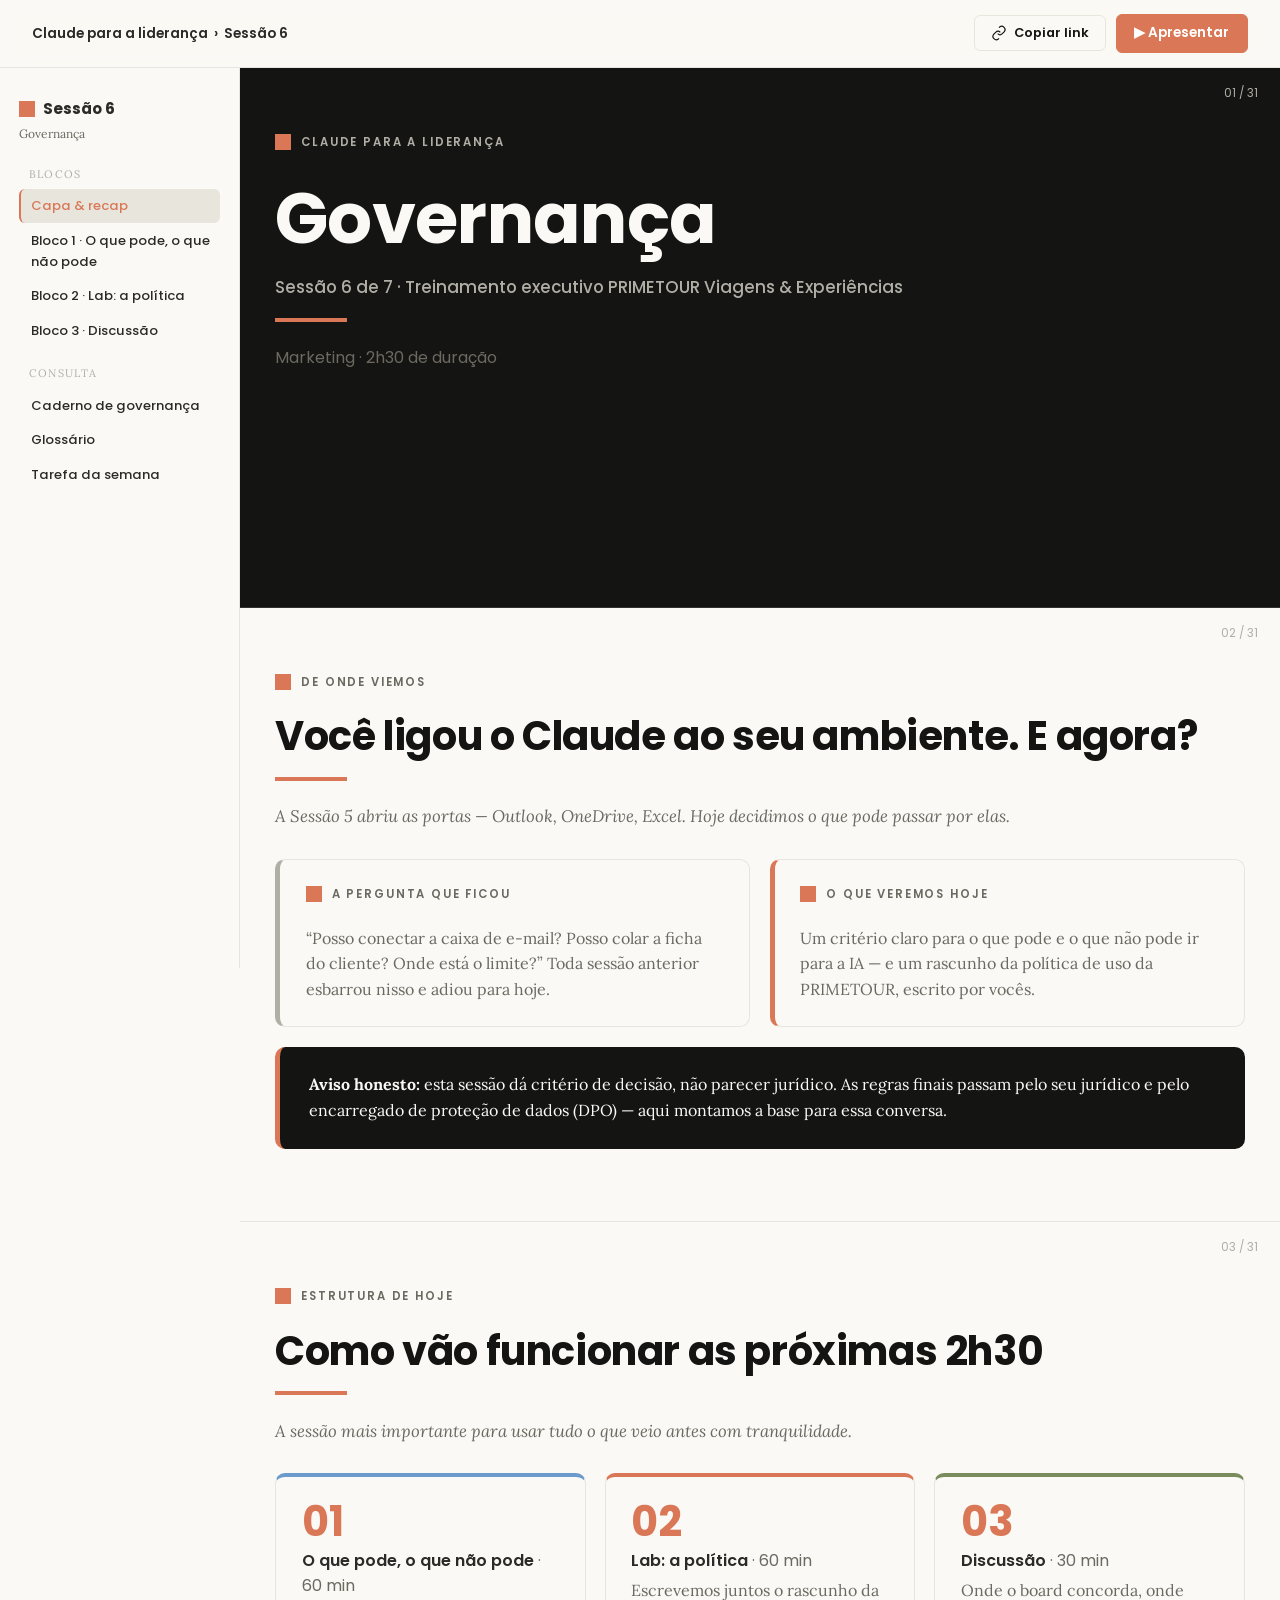
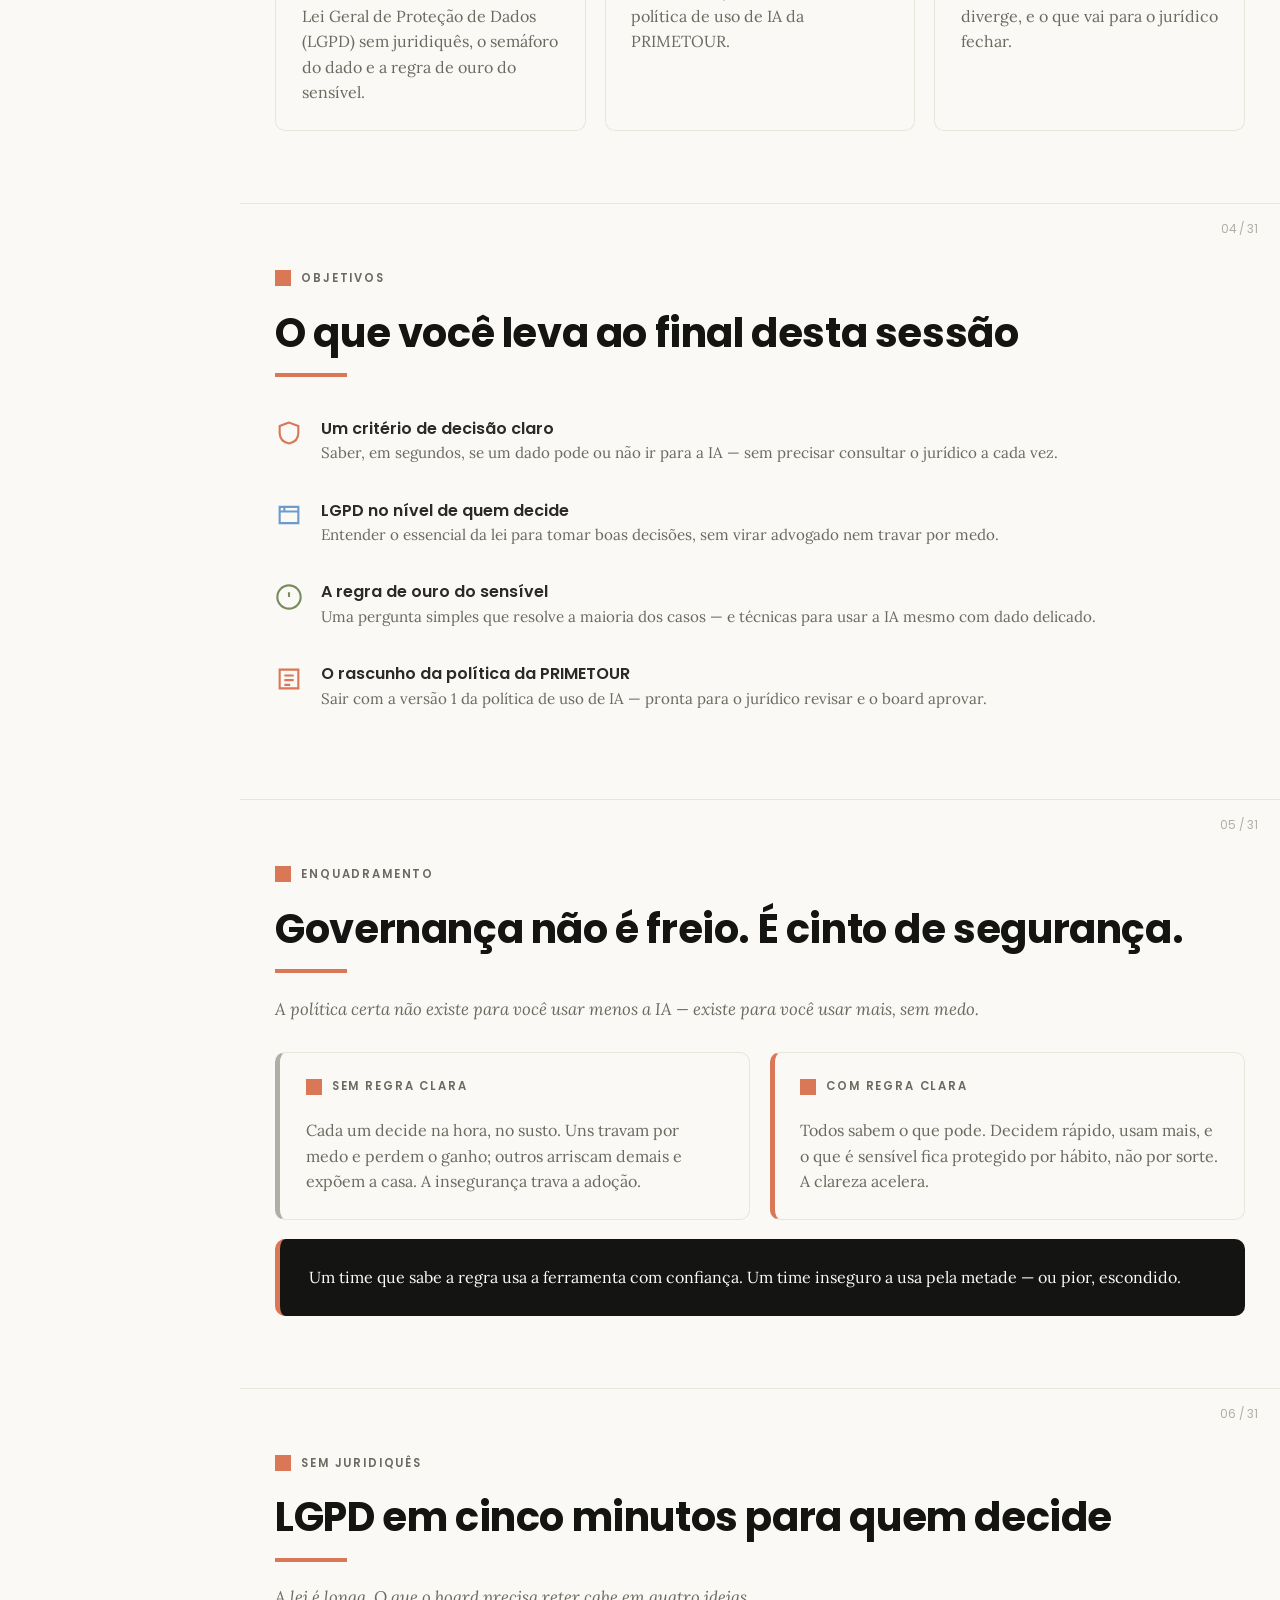
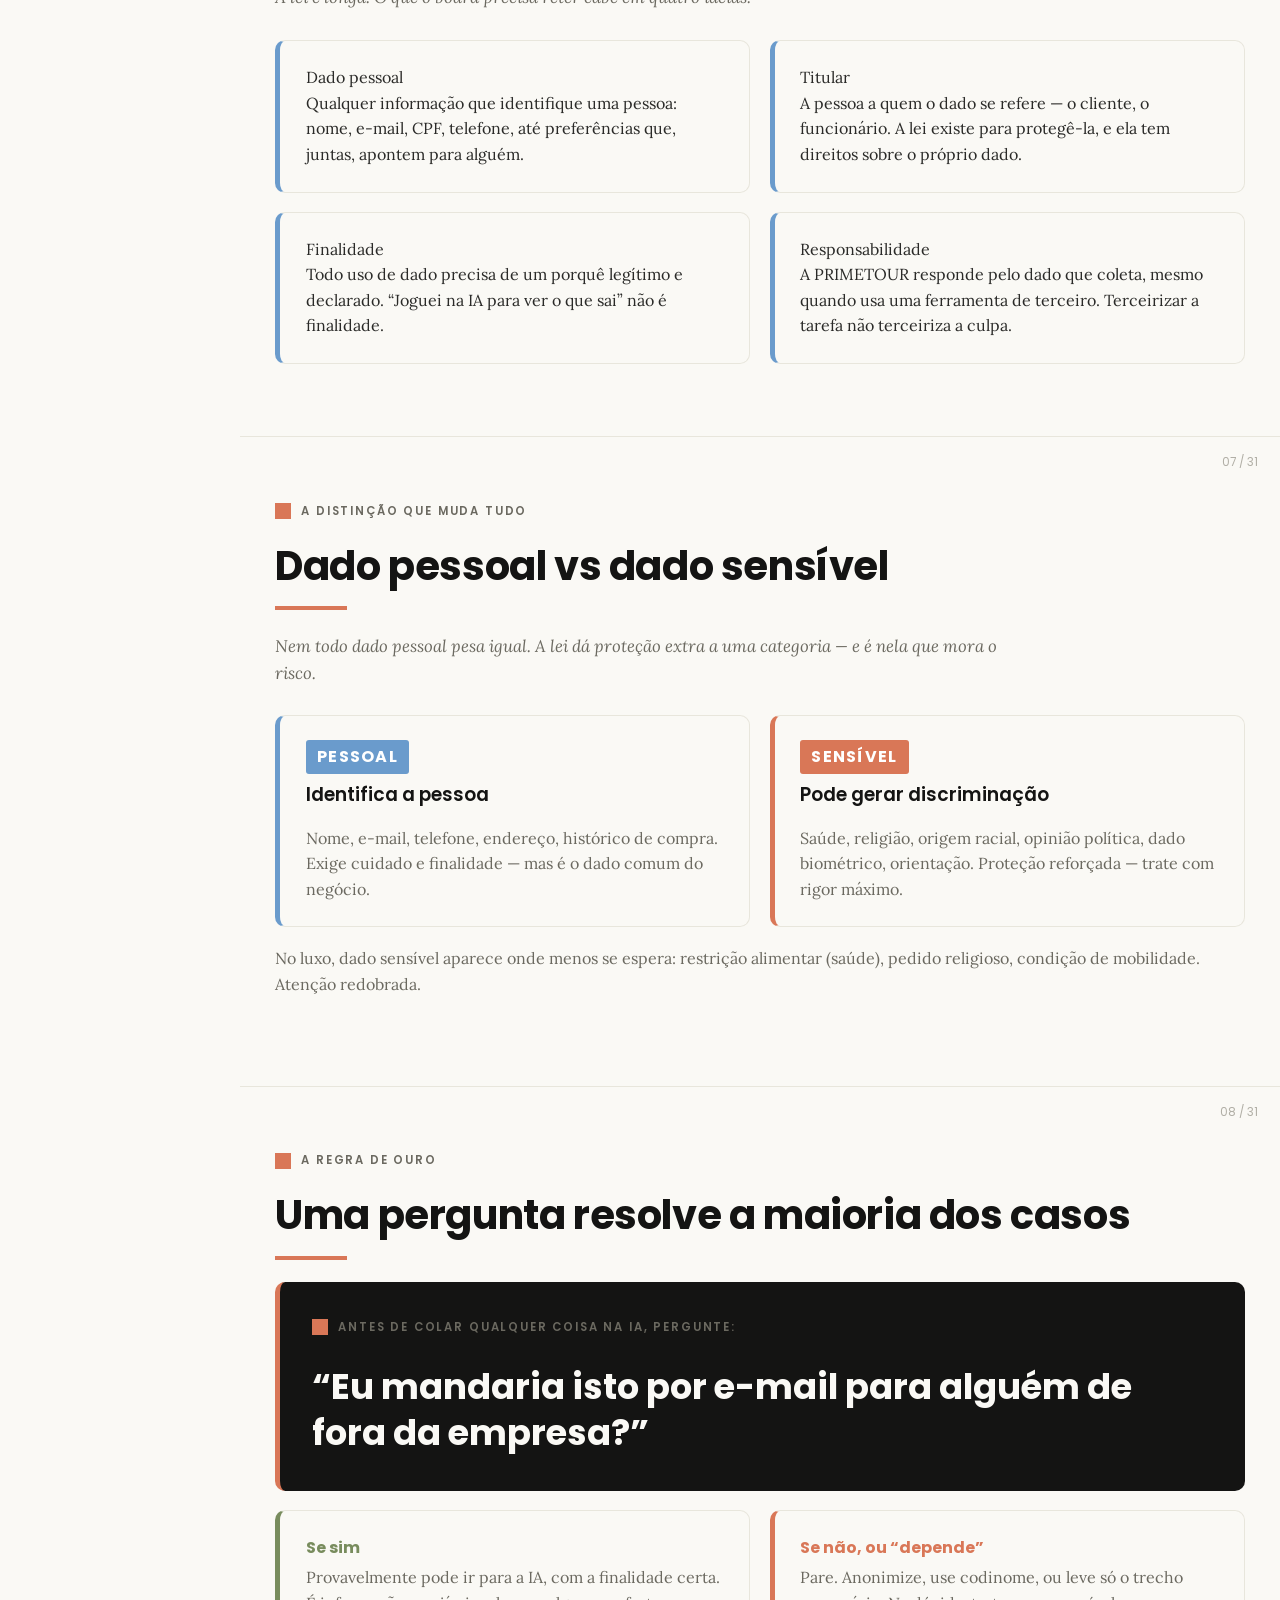
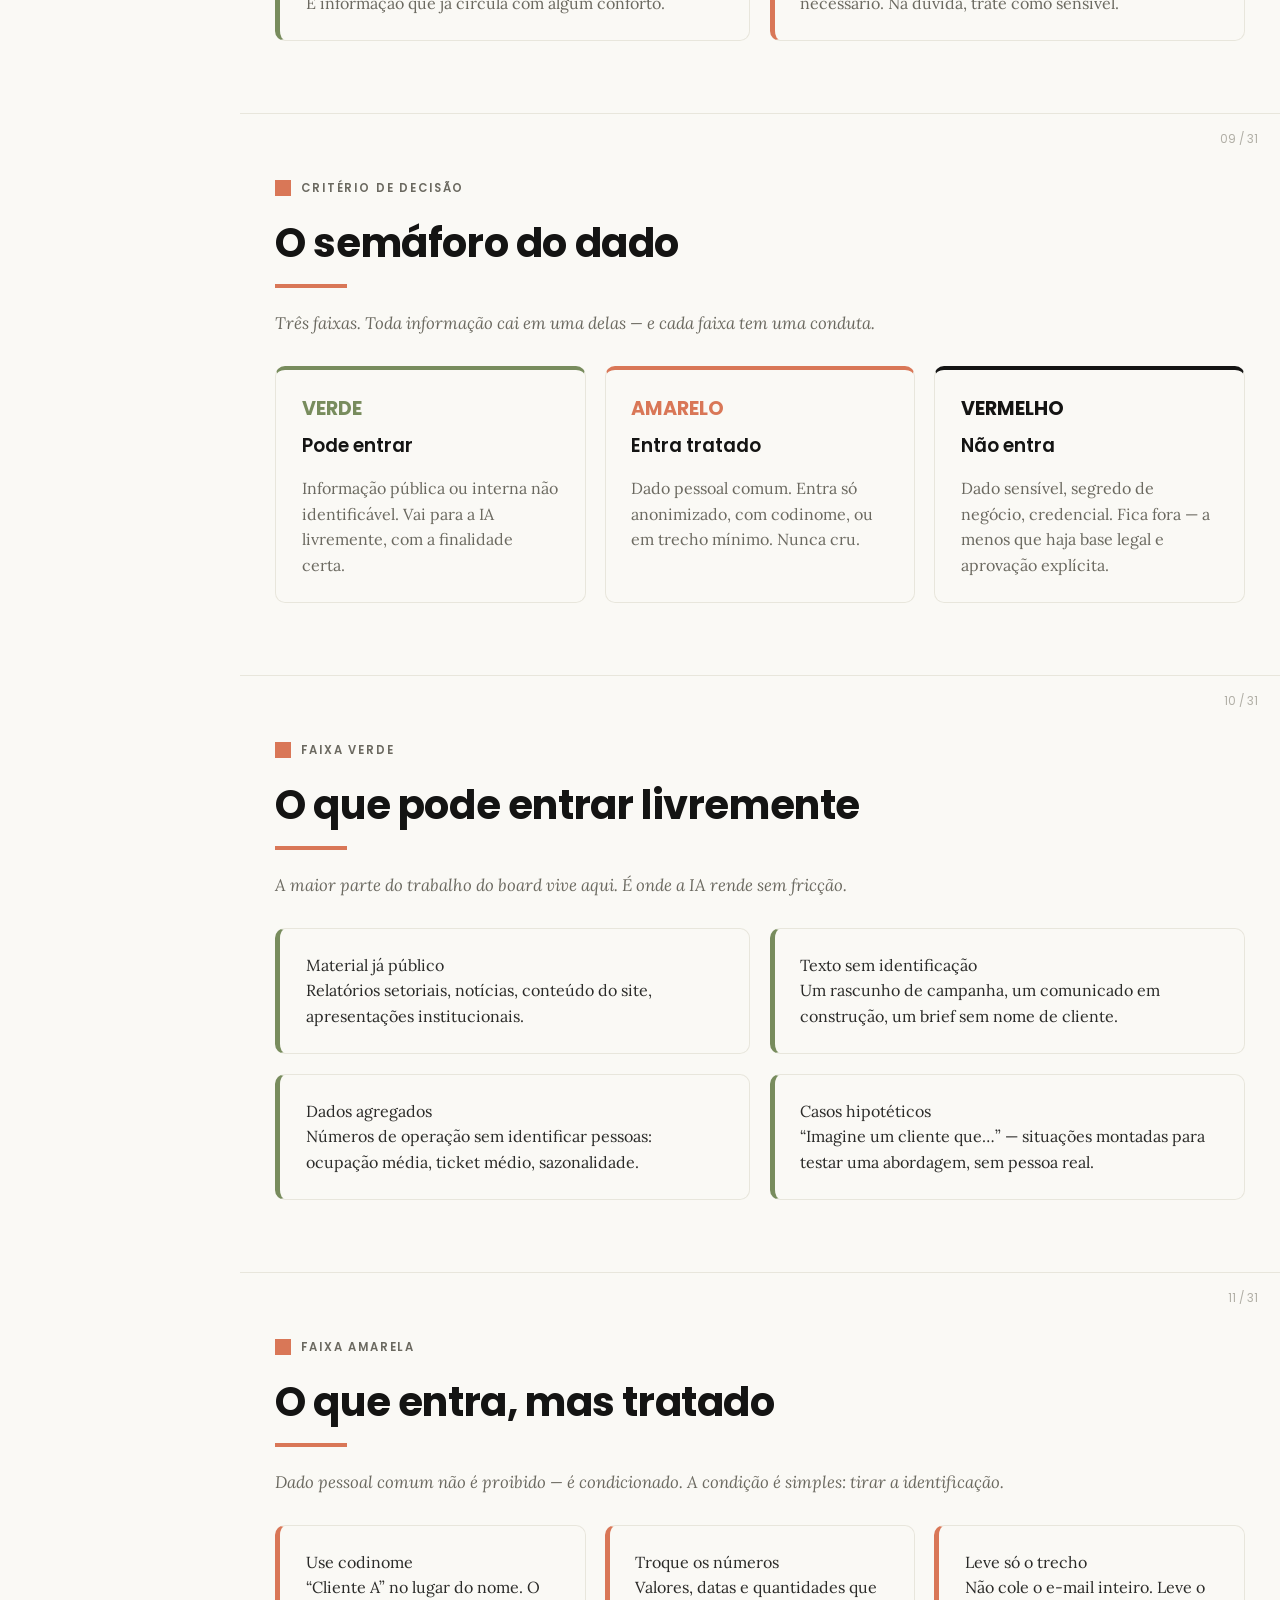
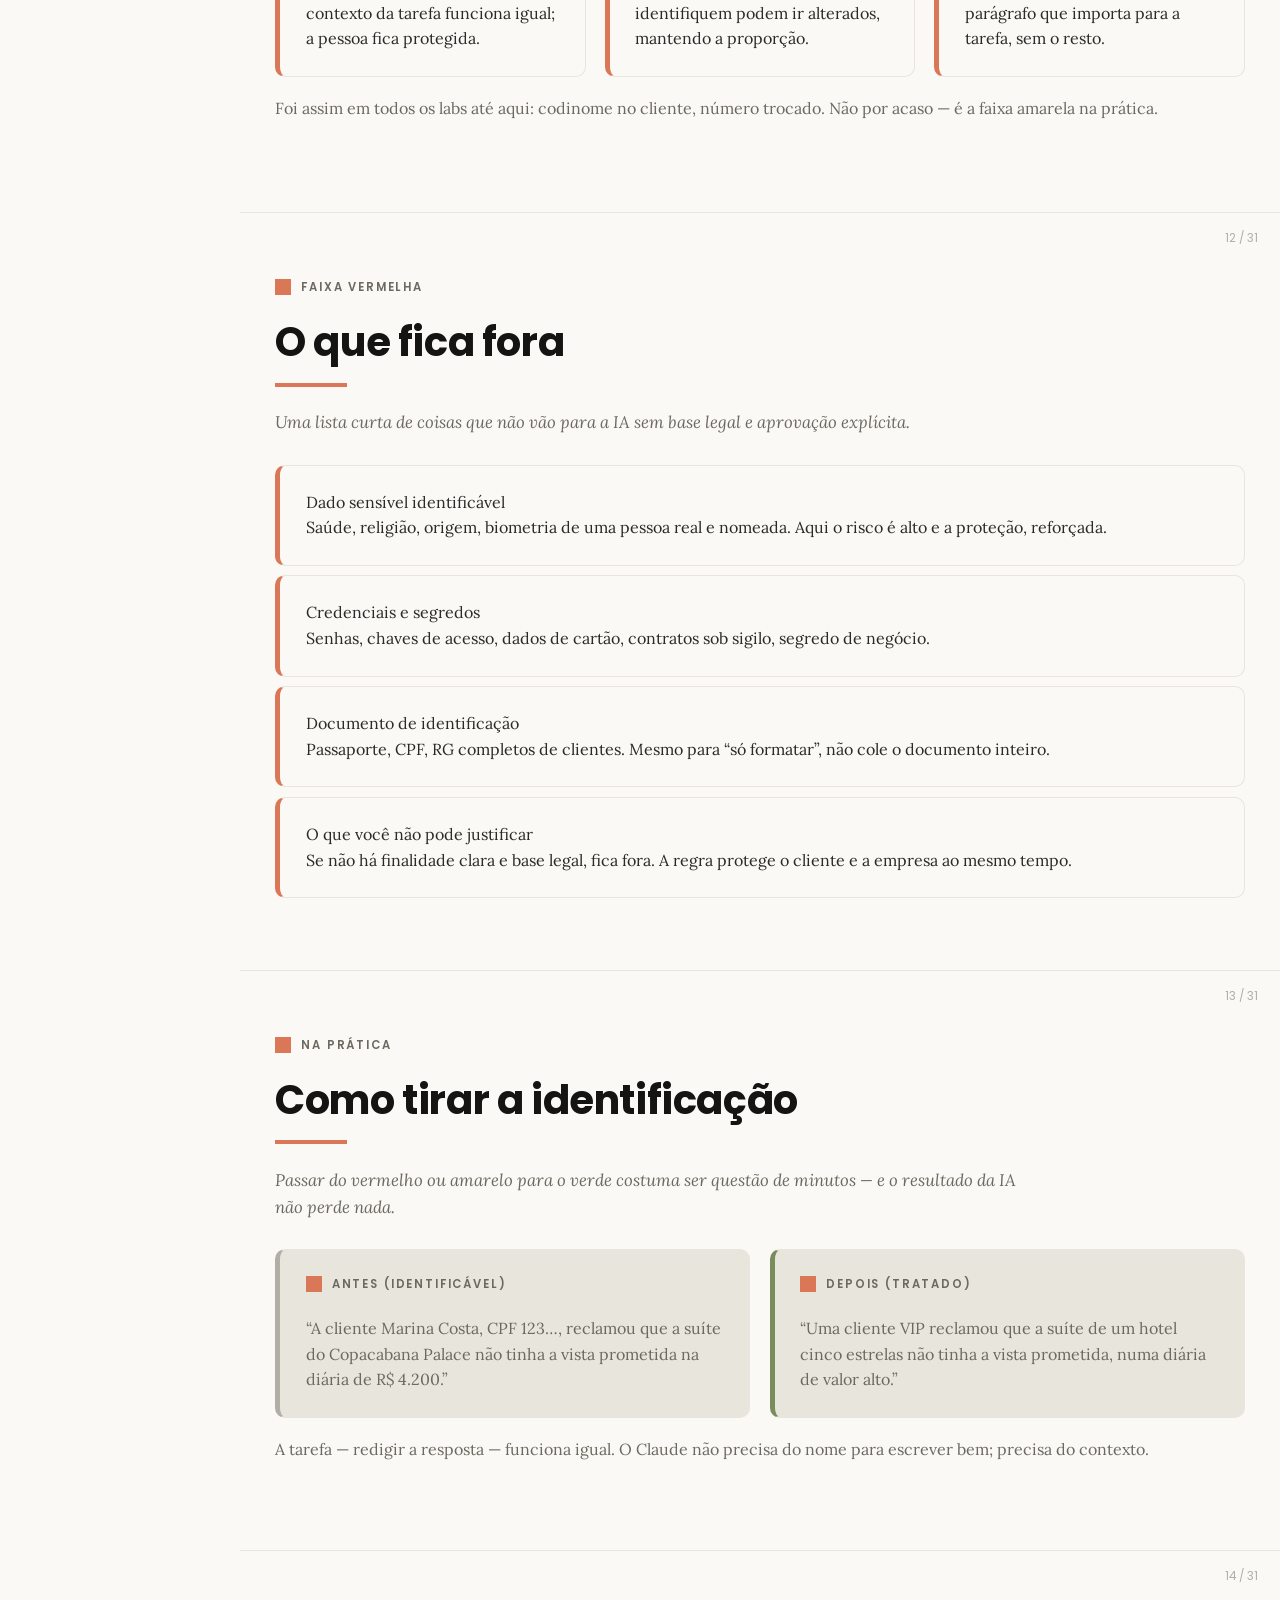
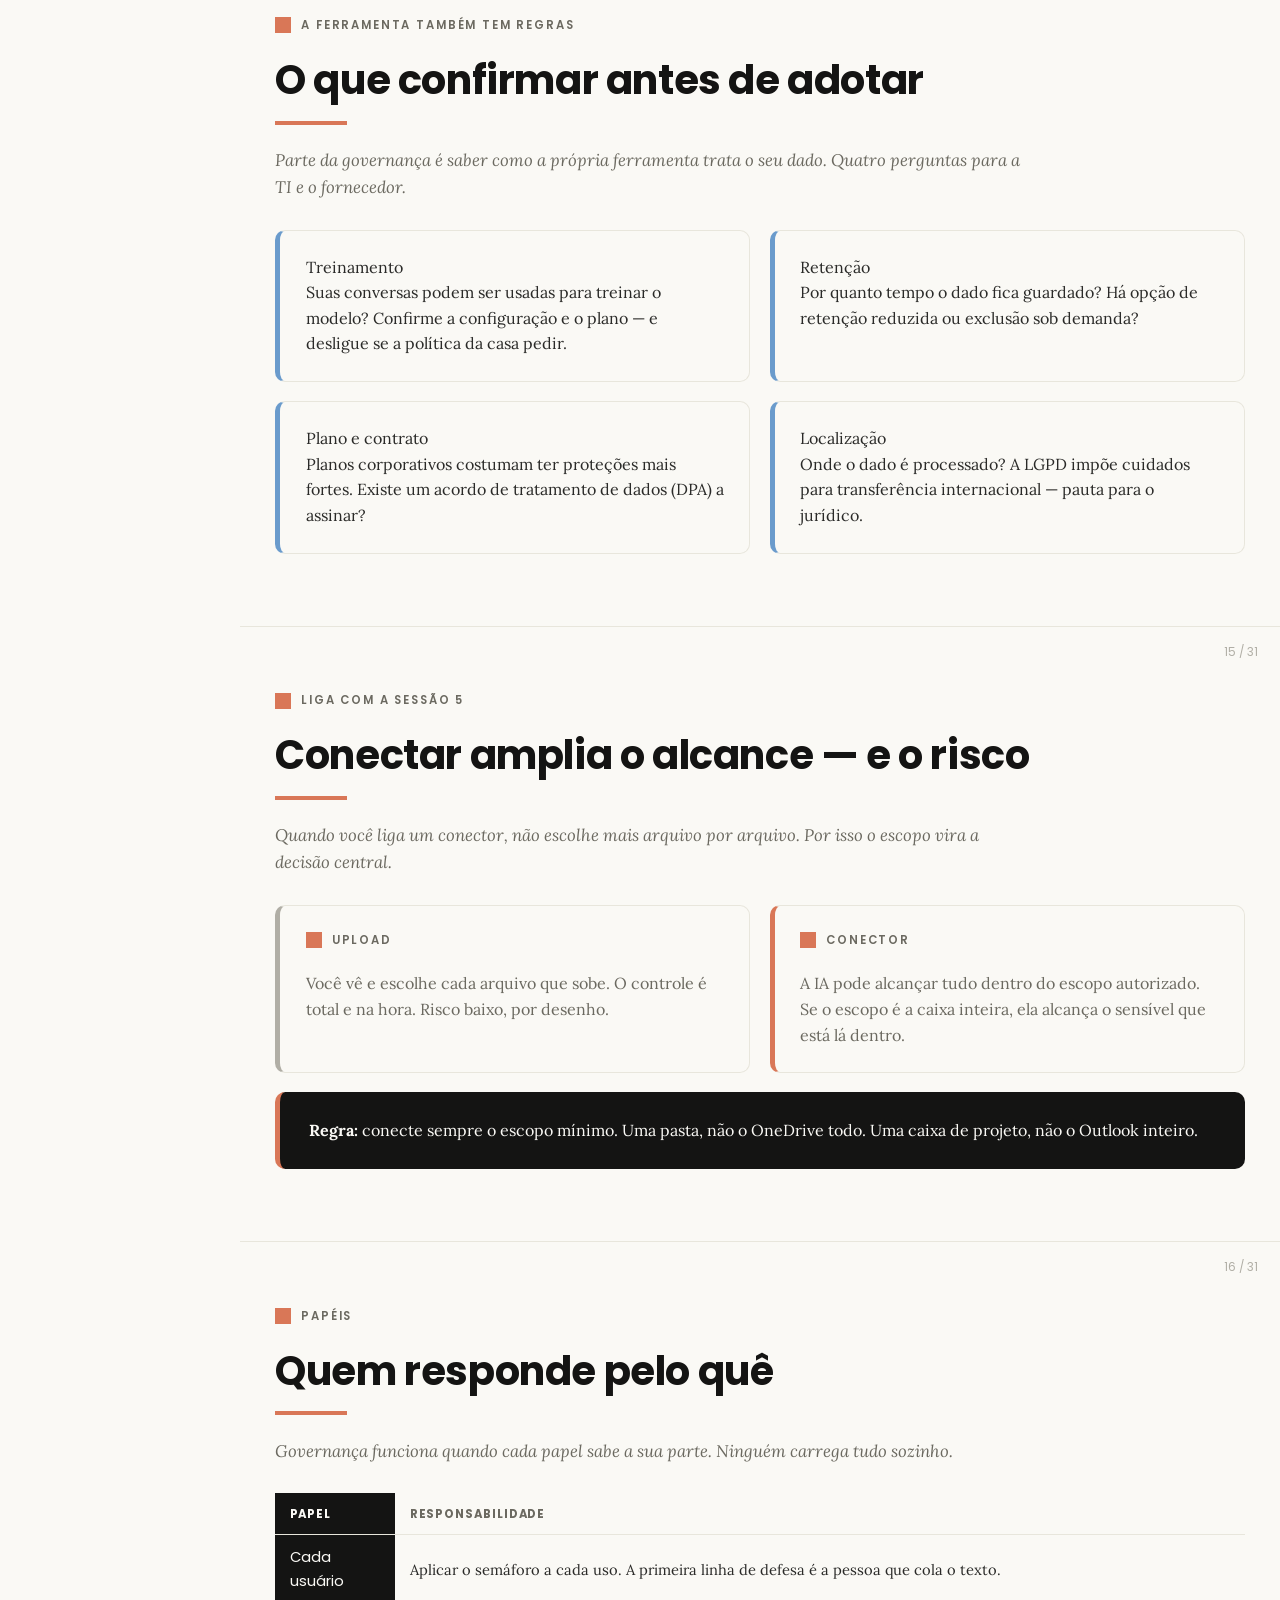
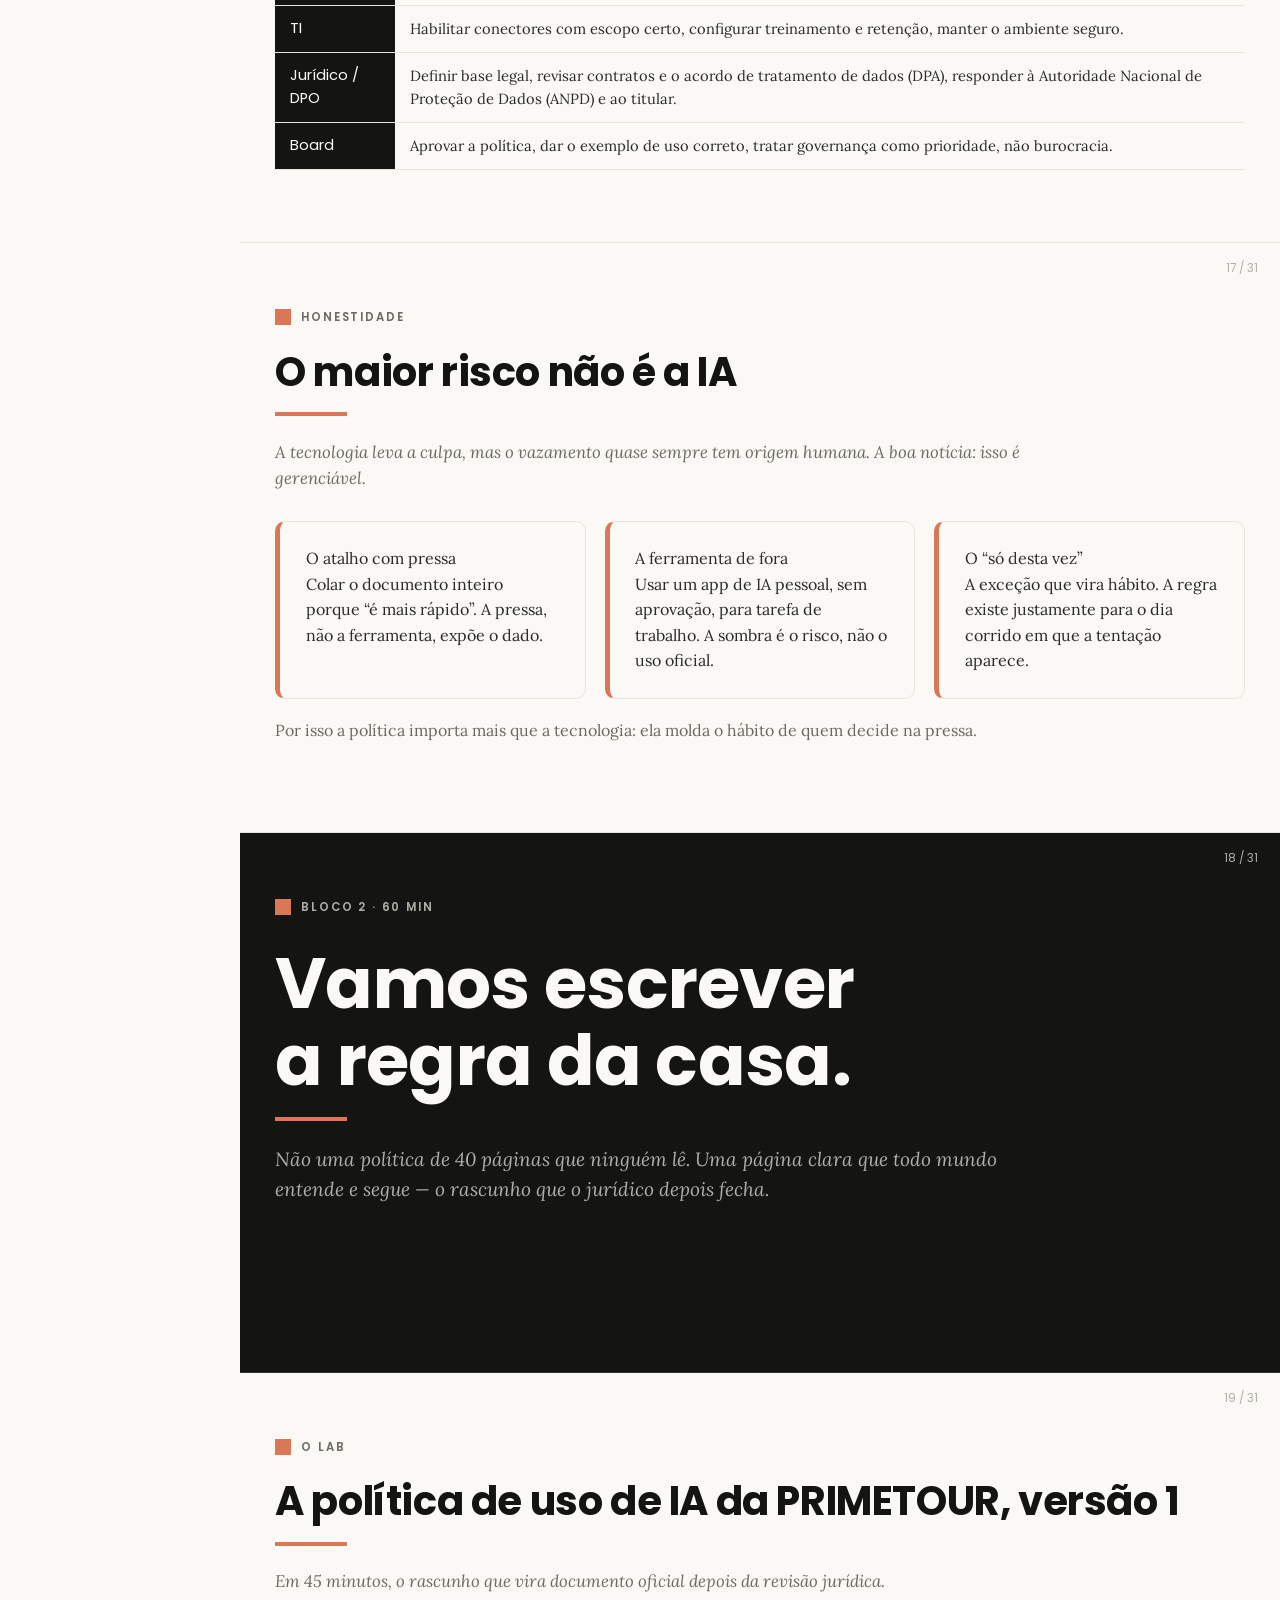
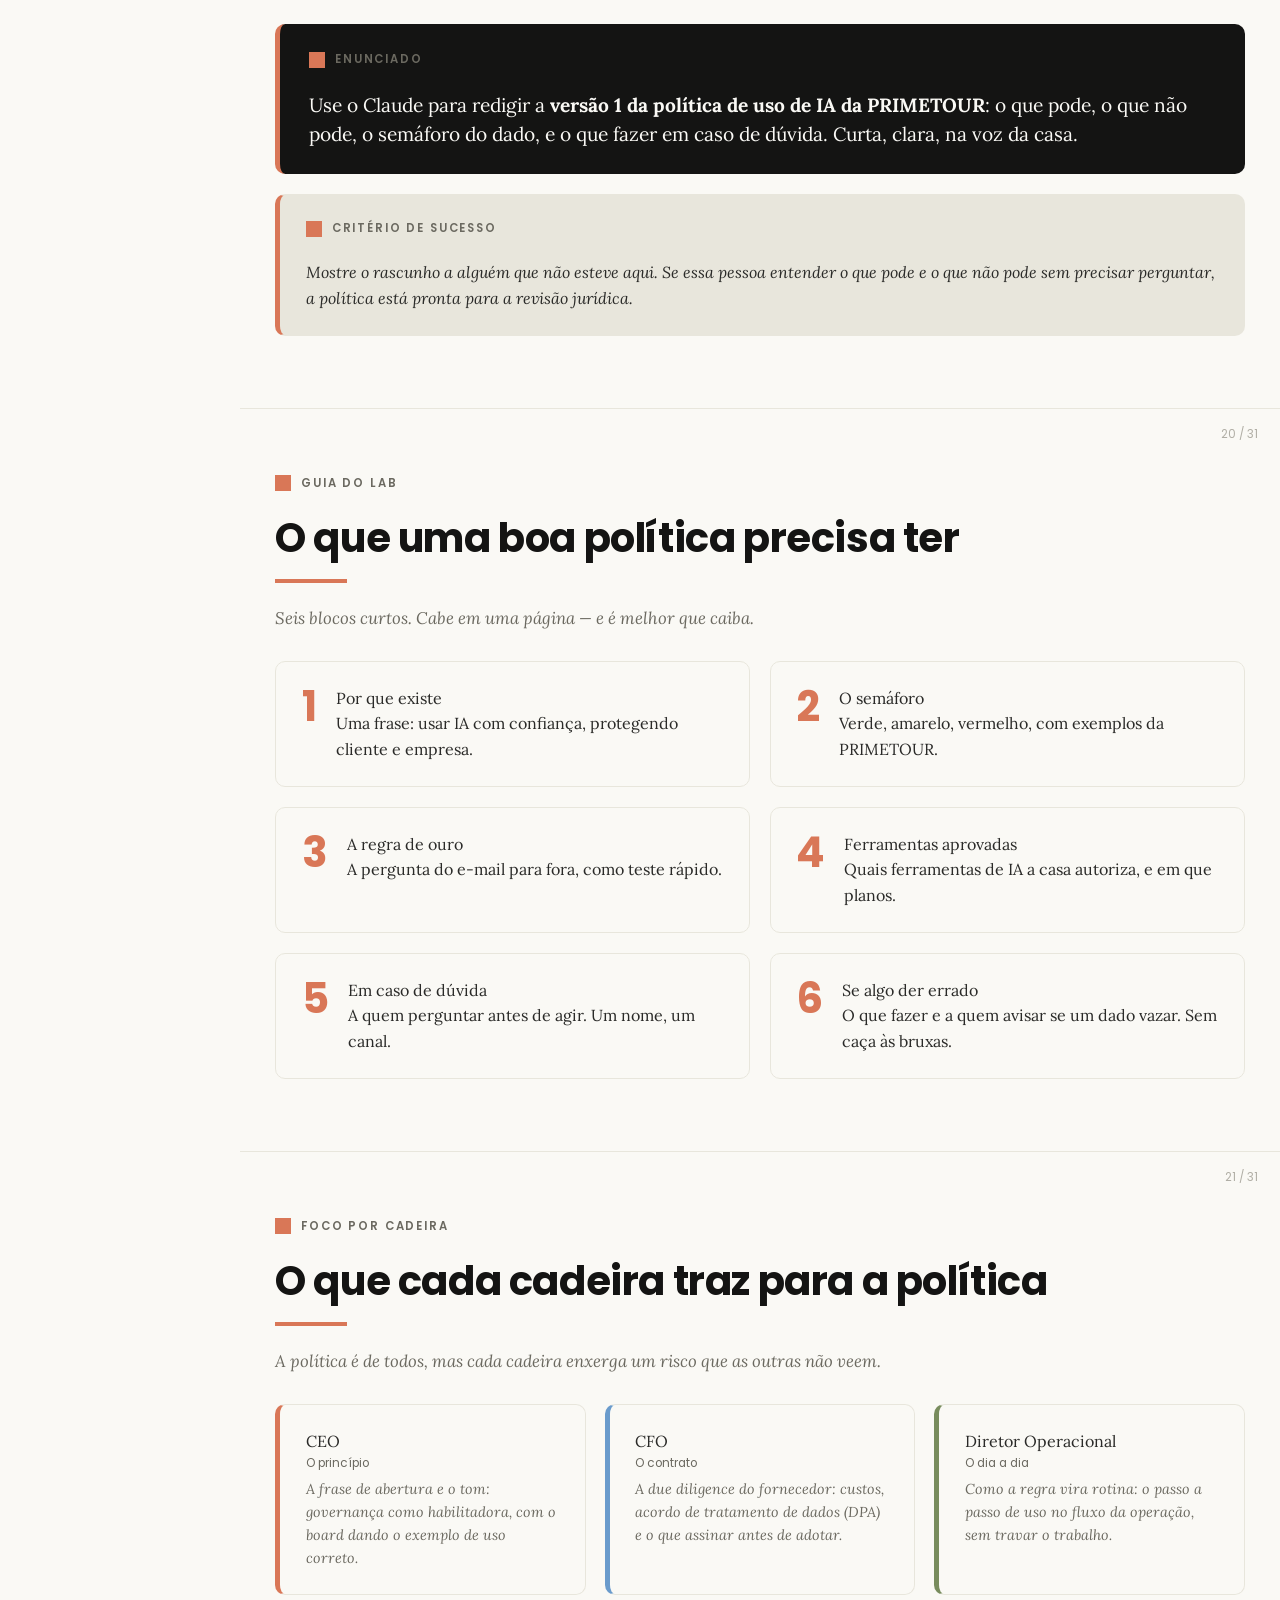
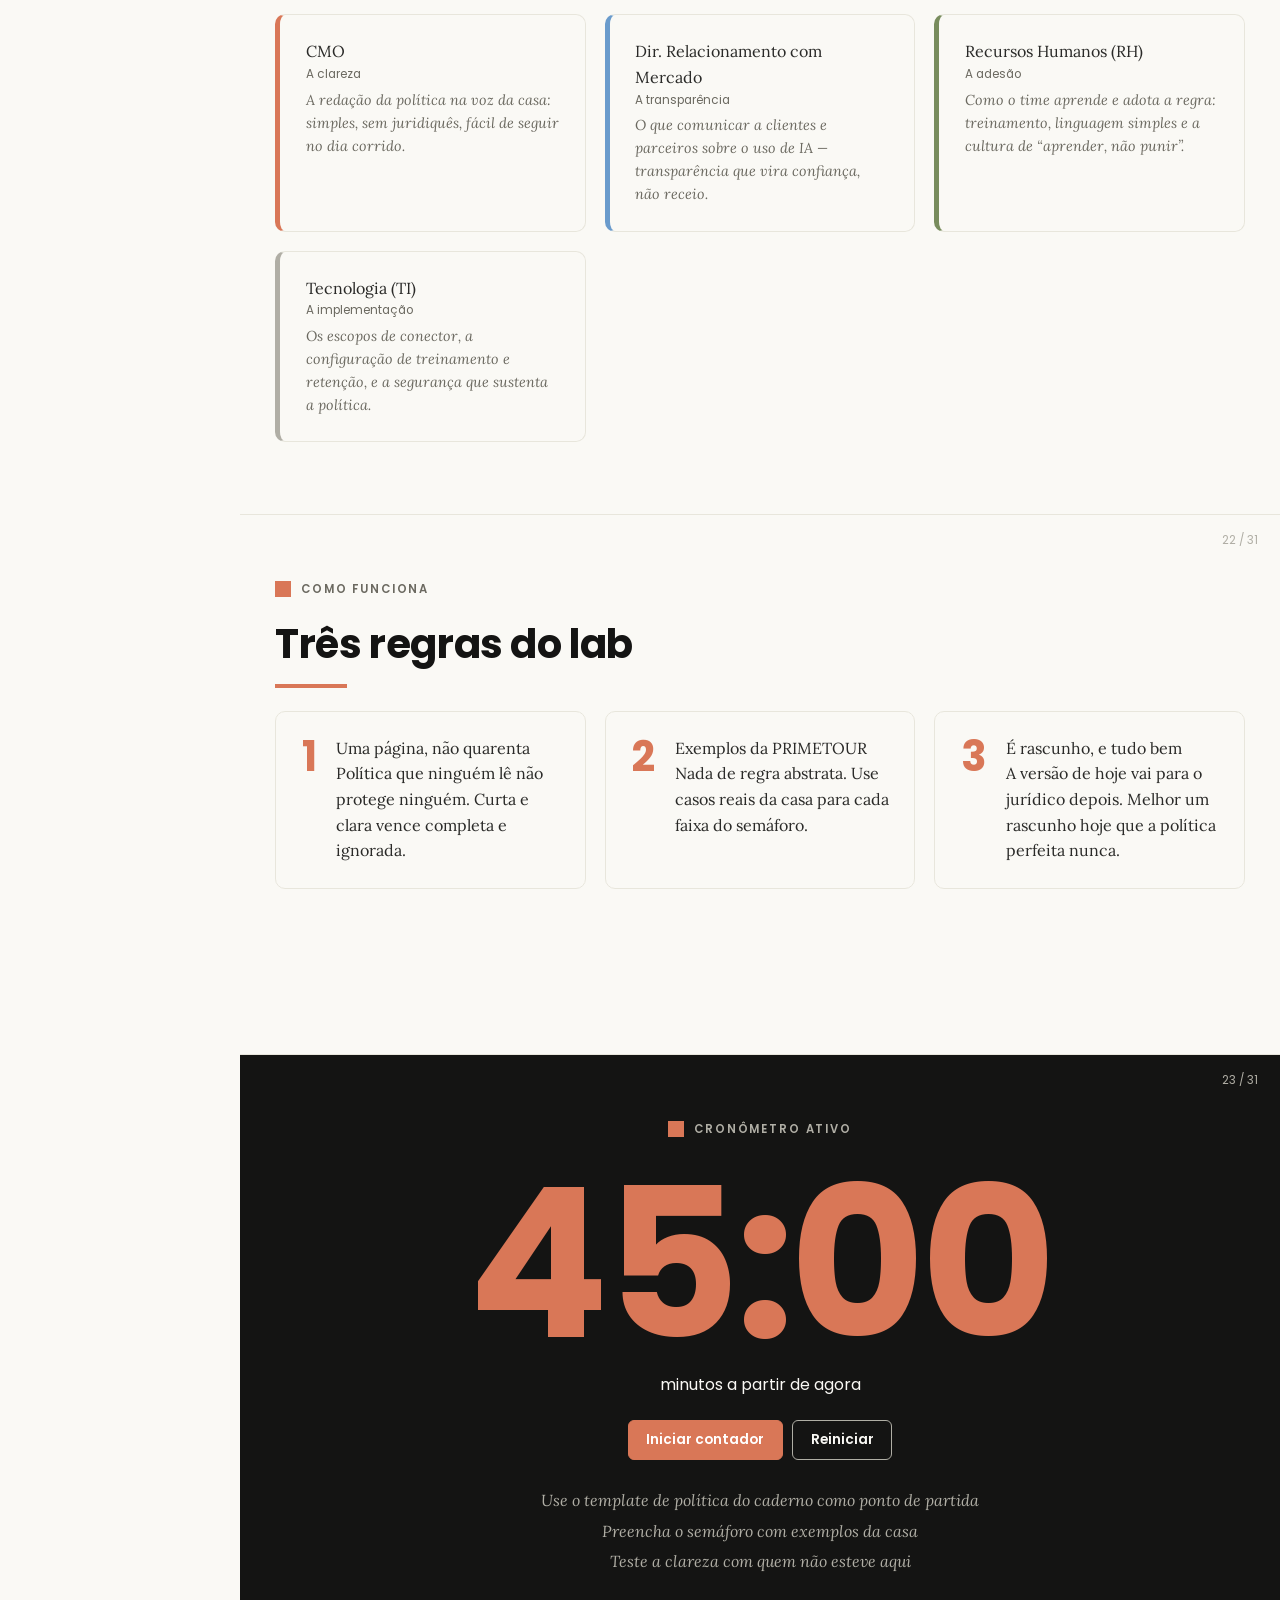
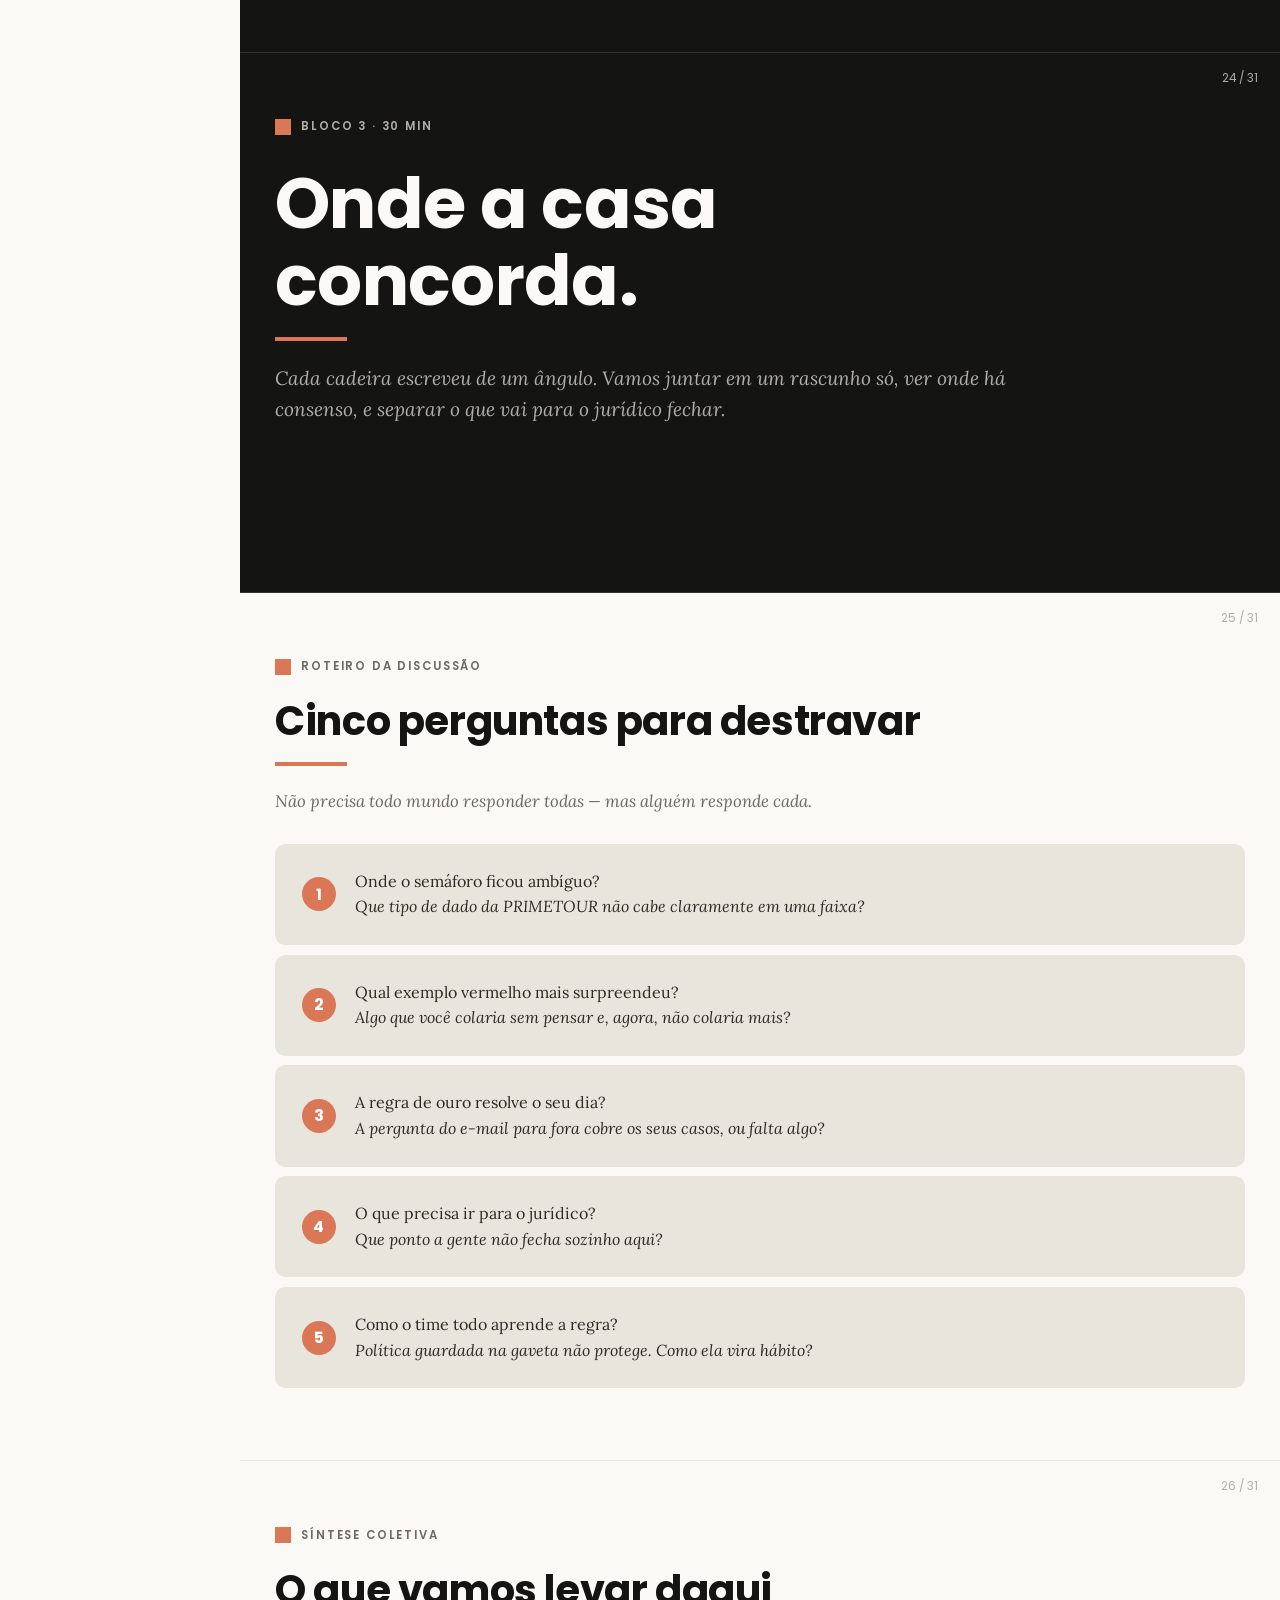
<file: sessao-06/index.html>
<!DOCTYPE html>
<html lang="pt-BR">
<head>
<meta charset="UTF-8">
<meta name="viewport" content="width=device-width, initial-scale=1.0">
<title>Sessão 6 · Governança — Claude para a liderança PRIMETOUR</title>
<meta name="description" content="Sessão 6 do treinamento executivo de Claude para a liderança da PRIMETOUR: LGPD, segurança e política interna — o que pode, o que não pode, e como decidir.">
<link rel="stylesheet" href="../assets/claude.css">
</head>
<body>

<!-- ============ CONTROLES FIXOS DO MODO APRESENTAÇÃO ============ -->
<div class="present-zone prev" data-action="present-prev" title="Slide anterior"></div>
<div class="present-zone next" data-action="present-next" title="Próximo slide"></div>
<div class="present-ctrl left">
  <button data-action="present-prev" aria-label="Anterior">‹</button>
</div>
<div class="present-ctrl right">
  <button data-action="present-next" aria-label="Próximo">›</button>
  <button data-action="present-exit" aria-label="Sair (ESC)">✕</button>
</div>
<div class="present-progress" aria-hidden="true">
  <span class="on"></span><span class="on"></span><span class="on"></span><span class="on"></span><span class="on"></span><span class="on"></span><span></span>
</div>

<!-- ============ TOPBAR ============ -->
<header class="topbar non-slide">
  <div class="crumb"><span>Claude para a liderança</span> &nbsp;›&nbsp; Sessão 6</div>
  <div class="flex gap-s items-center"><button class="btn-tool" onclick="copyLink(this)" title="Copiar o link desta sessão"><svg class="ico-sm" viewBox="0 0 24 24" fill="none" stroke="currentColor" stroke-width="1.8"><path d="M10 13a5 5 0 0 0 7 0l3-3a5 5 0 0 0-7-7l-1 1M14 11a5 5 0 0 0-7 0l-3 3a5 5 0 0 0 7 7l1-1"/></svg> <span class="tool-label">Copiar link</span></button><button class="btn btn-orange" data-action="present">▶ Apresentar</button></div>
</header>

<div class="session-layout">

  <!-- ============ SUMÁRIO LATERAL ============ -->
  <nav class="session-nav non-slide" aria-label="Sumário da sessão">
    <div class="nav-brand"><span class="brand-square"></span> Sessão 6</div>
    <div class="nav-sub">Governança</div>

    <div class="nav-section">Blocos</div>
    <a href="#capa">Capa &amp; recap</a>
    <a href="#bloco1">Bloco 1 · O que pode, o que não pode</a>
    <a href="#bloco2">Bloco 2 · Lab: a política</a>
    <a href="#bloco3">Bloco 3 · Discussão</a>

    <div class="nav-section">Consulta</div>
    <a href="#caderno-completo">Caderno de governança</a>
    <a href="#glossario">Glossário</a>
    <a href="#tarefa">Tarefa da semana</a>
  </nav>

  <!-- ============ CONTEÚDO PRINCIPAL ============ -->
  <main class="session-main">
  <div class="slides-wrap">

  <!-- ====== SLIDE 1 — CAPA ====== -->
  <section class="slide slide-dark" id="capa">
    <span class="slide-num">01 / 31</span>
    <div class="slide-inner">
      <div class="section-tag">Claude para a liderança</div>
      <h1 class="cover-title">Governança</h1>
      <p class="cover-sub">Sessão 6 de 7 · Treinamento executivo PRIMETOUR Viagens &amp; Experiências</p>
      <hr class="accent-bar">
      <p class="muted" style="font-family:var(--font-head)">Marketing · 2h30 de duração</p>
    </div>
  </section>

  <!-- ====== SLIDE 2 — RECAP ====== -->
  <section class="slide" id="bloco1">
    <span class="slide-num">02 / 31</span>
    <div class="slide-inner">
      <div class="section-tag">De onde viemos</div>
      <h2>Você ligou o Claude ao seu ambiente. E agora?</h2>
      <hr class="accent-bar">
      <p class="lead">A Sessão 5 abriu as portas — Outlook, OneDrive, Excel. Hoje decidimos o que pode passar por elas.</p>
      <div class="grid grid-2" style="align-items:start">
        <div class="card side-gray">
          <div class="section-tag">A pergunta que ficou</div>
          <p class="muted" style="margin:0">“Posso conectar a caixa de e-mail? Posso colar a ficha do cliente? Onde está o limite?” Toda sessão anterior esbarrou nisso e adiou para hoje.</p>
        </div>
        <div class="card side-orange">
          <div class="section-tag">O que veremos hoje</div>
          <p class="muted" style="margin:0">Um critério claro para o que pode e o que não pode ir para a IA — e um rascunho da política de uso da PRIMETOUR, escrito por vocês.</p>
        </div>
      </div>
      <div class="card-dark side-orange mt-2">
        <p style="margin:0;color:var(--claude-light)"><strong>Aviso honesto:</strong> esta sessão dá critério de decisão, não parecer jurídico. As regras finais passam pelo seu jurídico e pelo encarregado de proteção de dados (DPO) — aqui montamos a base para essa conversa.</p>
      </div>
    </div>
  </section>

  <!-- ====== SLIDE 3 — ESTRUTURA DE HOJE ====== -->
  <section class="slide">
    <span class="slide-num">03 / 31</span>
    <div class="slide-inner">
      <div class="section-tag">Estrutura de hoje</div>
      <h2>Como vão funcionar as próximas 2h30</h2>
      <hr class="accent-bar">
      <p class="lead">A sessão mais importante para usar tudo o que veio antes com tranquilidade.</p>
      <div class="grid grid-3">
        <div class="card top-blue">
          <div class="num-big t-blue">01</div>
          <div style="font-family:var(--font-head);font-weight:600;margin:.3rem 0">O que pode, o que não pode <span class="muted" style="font-weight:400">· 60 min</span></div>
          <p class="muted" style="margin:0">Lei Geral de Proteção de Dados (LGPD) sem juridiquês, o semáforo do dado e a regra de ouro do sensível.</p>
        </div>
        <div class="card top-orange">
          <div class="num-big t-orange">02</div>
          <div style="font-family:var(--font-head);font-weight:600;margin:.3rem 0">Lab: a política <span class="muted" style="font-weight:400">· 60 min</span></div>
          <p class="muted" style="margin:0">Escrevemos juntos o rascunho da política de uso de IA da PRIMETOUR.</p>
        </div>
        <div class="card top-green">
          <div class="num-big t-green">03</div>
          <div style="font-family:var(--font-head);font-weight:600;margin:.3rem 0">Discussão <span class="muted" style="font-weight:400">· 30 min</span></div>
          <p class="muted" style="margin:0">Onde o board concorda, onde diverge, e o que vai para o jurídico fechar.</p>
        </div>
      </div>
    </div>
  </section>

  <!-- ====== SLIDE 4 — OBJETIVOS ====== -->
  <section class="slide">
    <span class="slide-num">04 / 31</span>
    <div class="slide-inner">
      <div class="section-tag">Objetivos</div>
      <h2>O que você leva ao final desta sessão</h2>
      <hr class="accent-bar">
      <div class="mt-2">
        <div class="feature-row">
          <svg class="ico" viewBox="0 0 24 24"><path d="M12 3 4 6v6c0 5 3.5 8 8 9 4.5-1 8-4 8-9V6l-8-3Z"/></svg>
          <div><div class="ft-title">Um critério de decisão claro</div><div class="ft-desc">Saber, em segundos, se um dado pode ou não ir para a IA — sem precisar consultar o jurídico a cada vez.</div></div>
        </div>
        <div class="feature-row">
          <svg class="ico" style="color:var(--claude-blue)" viewBox="0 0 24 24"><path d="M4 5h16v14H4zM4 9h16M8 5v4"/></svg>
          <div><div class="ft-title">LGPD no nível de quem decide</div><div class="ft-desc">Entender o essencial da lei para tomar boas decisões, sem virar advogado nem travar por medo.</div></div>
        </div>
        <div class="feature-row">
          <svg class="ico" style="color:var(--claude-green)" viewBox="0 0 24 24"><path d="M12 2a10 10 0 1 0 0 20 10 10 0 0 0 0-20Z"/><path d="M12 8v4M12 16h.01"/></svg>
          <div><div class="ft-title">A regra de ouro do sensível</div><div class="ft-desc">Uma pergunta simples que resolve a maioria dos casos — e técnicas para usar a IA mesmo com dado delicado.</div></div>
        </div>
        <div class="feature-row">
          <svg class="ico" viewBox="0 0 24 24"><path d="M4 4h16v16H4zM8 9h8M8 13h8M8 17h5"/></svg>
          <div><div class="ft-title">O rascunho da política da PRIMETOUR</div><div class="ft-desc">Sair com a versão 1 da política de uso de IA — pronta para o jurídico revisar e o board aprovar.</div></div>
        </div>
      </div>
    </div>
  </section>

  <!-- ====== SLIDE 5 — GOVERNANÇA NÃO É FREIO ====== -->
  <section class="slide">
    <span class="slide-num">05 / 31</span>
    <div class="slide-inner">
      <div class="section-tag">Enquadramento</div>
      <h2>Governança não é freio. É cinto de segurança.</h2>
      <hr class="accent-bar">
      <p class="lead">A política certa não existe para você usar menos a IA — existe para você usar mais, sem medo.</p>
      <div class="grid grid-2">
        <div class="card side-gray">
          <div class="section-tag">Sem regra clara</div>
          <p class="muted" style="margin:0">Cada um decide na hora, no susto. Uns travam por medo e perdem o ganho; outros arriscam demais e expõem a casa. A insegurança trava a adoção.</p>
        </div>
        <div class="card side-orange">
          <div class="section-tag">Com regra clara</div>
          <p class="muted" style="margin:0">Todos sabem o que pode. Decidem rápido, usam mais, e o que é sensível fica protegido por hábito, não por sorte. A clareza acelera.</p>
        </div>
      </div>
      <div class="card-dark side-orange mt-2"><p style="margin:0;color:var(--claude-light)">Um time que sabe a regra usa a ferramenta com confiança. Um time inseguro a usa pela metade — ou pior, escondido.</p></div>
    </div>
  </section>

  <!-- ====== SLIDE 6 — LGPD EM 5 MINUTOS ====== -->
  <section class="slide">
    <span class="slide-num">06 / 31</span>
    <div class="slide-inner">
      <div class="section-tag">Sem juridiquês</div>
      <h2>LGPD em cinco minutos para quem decide</h2>
      <hr class="accent-bar">
      <p class="lead">A lei é longa. O que o board precisa reter cabe em quatro ideias.</p>
      <div class="grid grid-2">
        <div class="card side-blue"><div class="ft-title">Dado pessoal</div><div class="ft-desc">Qualquer informação que identifique uma pessoa: nome, e-mail, CPF, telefone, até preferências que, juntas, apontem para alguém.</div></div>
        <div class="card side-blue"><div class="ft-title">Titular</div><div class="ft-desc">A pessoa a quem o dado se refere — o cliente, o funcionário. A lei existe para protegê-la, e ela tem direitos sobre o próprio dado.</div></div>
        <div class="card side-blue"><div class="ft-title">Finalidade</div><div class="ft-desc">Todo uso de dado precisa de um porquê legítimo e declarado. “Joguei na IA para ver o que sai” não é finalidade.</div></div>
        <div class="card side-blue"><div class="ft-title">Responsabilidade</div><div class="ft-desc">A PRIMETOUR responde pelo dado que coleta, mesmo quando usa uma ferramenta de terceiro. Terceirizar a tarefa não terceiriza a culpa.</div></div>
      </div>
    </div>
  </section>

  <!-- ====== SLIDE 7 — PESSOAL VS SENSÍVEL ====== -->
  <section class="slide">
    <span class="slide-num">07 / 31</span>
    <div class="slide-inner">
      <div class="section-tag">A distinção que muda tudo</div>
      <h2>Dado pessoal vs dado sensível</h2>
      <hr class="accent-bar">
      <p class="lead">Nem todo dado pessoal pesa igual. A lei dá proteção extra a uma categoria — e é nela que mora o risco.</p>
      <div class="grid grid-2">
        <div class="card side-blue">
          <div style="font-family:var(--font-head);font-weight:700;letter-spacing:.08em;background:var(--claude-blue);display:inline-block;padding:.25rem .7rem;border-radius:3px;color:#fff">PESSOAL</div>
          <h3 class="mt-1">Identifica a pessoa</h3>
          <p class="muted" style="margin:0">Nome, e-mail, telefone, endereço, histórico de compra. Exige cuidado e finalidade — mas é o dado comum do negócio.</p>
        </div>
        <div class="card side-orange">
          <div style="font-family:var(--font-head);font-weight:700;letter-spacing:.08em;background:var(--claude-orange);display:inline-block;padding:.25rem .7rem;border-radius:3px;color:#fff">SENSÍVEL</div>
          <h3 class="mt-1">Pode gerar discriminação</h3>
          <p class="muted" style="margin:0">Saúde, religião, origem racial, opinião política, dado biométrico, orientação. Proteção reforçada — trate com rigor máximo.</p>
        </div>
      </div>
      <p class="muted mt-2">No luxo, dado sensível aparece onde menos se espera: restrição alimentar (saúde), pedido religioso, condição de mobilidade. Atenção redobrada.</p>
    </div>
  </section>

  <!-- ====== SLIDE 8 — A PERGUNTA-MÃE ====== -->
  <section class="slide">
    <span class="slide-num">08 / 31</span>
    <div class="slide-inner">
      <div class="section-tag">A regra de ouro</div>
      <h2>Uma pergunta resolve a maioria dos casos</h2>
      <hr class="accent-bar">
      <div class="card-dark side-orange" style="padding:2.2rem 2rem">
        <div class="section-tag">Antes de colar qualquer coisa na IA, pergunte:</div>
        <p style="font-family:var(--font-head);font-weight:700;font-size:clamp(1.5rem,3.2vw,2.2rem);line-height:1.3;color:var(--claude-light);margin:.3rem 0 0">“Eu mandaria isto por e-mail para alguém de fora da empresa?”</p>
      </div>
      <div class="grid grid-2 mt-2">
        <div class="card side-green"><strong class="t-green" style="font-family:var(--font-head)">Se sim</strong><p class="muted" style="margin:.3rem 0 0">Provavelmente pode ir para a IA, com a finalidade certa. É informação que já circula com algum conforto.</p></div>
        <div class="card side-orange"><strong class="t-orange" style="font-family:var(--font-head)">Se não, ou “depende”</strong><p class="muted" style="margin:.3rem 0 0">Pare. Anonimize, use codinome, ou leve só o trecho necessário. Na dúvida, trate como sensível.</p></div>
      </div>
    </div>
  </section>

  <!-- ====== SLIDE 9 — O SEMÁFORO DO DADO ====== -->
  <section class="slide">
    <span class="slide-num">09 / 31</span>
    <div class="slide-inner">
      <div class="section-tag">Critério de decisão</div>
      <h2>O semáforo do dado</h2>
      <hr class="accent-bar">
      <p class="lead">Três faixas. Toda informação cai em uma delas — e cada faixa tem uma conduta.</p>
      <div class="grid grid-3">
        <div class="card top-green">
          <div style="font-family:var(--font-head);font-weight:700;color:var(--claude-green);font-size:1.2rem">VERDE</div>
          <h3 class="mt-1">Pode entrar</h3>
          <p class="muted" style="margin:0">Informação pública ou interna não identificável. Vai para a IA livremente, com a finalidade certa.</p>
        </div>
        <div class="card top-orange">
          <div style="font-family:var(--font-head);font-weight:700;color:var(--claude-orange);font-size:1.2rem">AMARELO</div>
          <h3 class="mt-1">Entra tratado</h3>
          <p class="muted" style="margin:0">Dado pessoal comum. Entra só anonimizado, com codinome, ou em trecho mínimo. Nunca cru.</p>
        </div>
        <div class="card top-orange" style="border-top-color:var(--claude-dark)">
          <div style="font-family:var(--font-head);font-weight:700;color:var(--claude-dark);font-size:1.2rem">VERMELHO</div>
          <h3 class="mt-1">Não entra</h3>
          <p class="muted" style="margin:0">Dado sensível, segredo de negócio, credencial. Fica fora — a menos que haja base legal e aprovação explícita.</p>
        </div>
      </div>
    </div>
  </section>

  <!-- ====== SLIDE 10 — VERDE ====== -->
  <section class="slide">
    <span class="slide-num">10 / 31</span>
    <div class="slide-inner">
      <div class="section-tag">Faixa verde</div>
      <h2>O que pode entrar livremente</h2>
      <hr class="accent-bar">
      <p class="lead">A maior parte do trabalho do board vive aqui. É onde a IA rende sem fricção.</p>
      <div class="grid grid-2">
        <div class="card side-green"><div class="ft-title">Material já público</div><div class="ft-desc">Relatórios setoriais, notícias, conteúdo do site, apresentações institucionais.</div></div>
        <div class="card side-green"><div class="ft-title">Texto sem identificação</div><div class="ft-desc">Um rascunho de campanha, um comunicado em construção, um brief sem nome de cliente.</div></div>
        <div class="card side-green"><div class="ft-title">Dados agregados</div><div class="ft-desc">Números de operação sem identificar pessoas: ocupação média, ticket médio, sazonalidade.</div></div>
        <div class="card side-green"><div class="ft-title">Casos hipotéticos</div><div class="ft-desc">“Imagine um cliente que…” — situações montadas para testar uma abordagem, sem pessoa real.</div></div>
      </div>
    </div>
  </section>

  <!-- ====== SLIDE 11 — AMARELO ====== -->
  <section class="slide">
    <span class="slide-num">11 / 31</span>
    <div class="slide-inner">
      <div class="section-tag">Faixa amarela</div>
      <h2>O que entra, mas tratado</h2>
      <hr class="accent-bar">
      <p class="lead">Dado pessoal comum não é proibido — é condicionado. A condição é simples: tirar a identificação.</p>
      <div class="grid grid-3">
        <div class="card side-orange"><div class="ft-title">Use codinome</div><div class="ft-desc">“Cliente A” no lugar do nome. O contexto da tarefa funciona igual; a pessoa fica protegida.</div></div>
        <div class="card side-orange"><div class="ft-title">Troque os números</div><div class="ft-desc">Valores, datas e quantidades que identifiquem podem ir alterados, mantendo a proporção.</div></div>
        <div class="card side-orange"><div class="ft-title">Leve só o trecho</div><div class="ft-desc">Não cole o e-mail inteiro. Leve o parágrafo que importa para a tarefa, sem o resto.</div></div>
      </div>
      <p class="muted mt-2">Foi assim em todos os labs até aqui: codinome no cliente, número trocado. Não por acaso — é a faixa amarela na prática.</p>
    </div>
  </section>

  <!-- ====== SLIDE 12 — VERMELHO ====== -->
  <section class="slide">
    <span class="slide-num">12 / 31</span>
    <div class="slide-inner">
      <div class="section-tag">Faixa vermelha</div>
      <h2>O que fica fora</h2>
      <hr class="accent-bar">
      <p class="lead">Uma lista curta de coisas que não vão para a IA sem base legal e aprovação explícita.</p>
      <div class="card side-orange mb-1"><div class="ft-title">Dado sensível identificável</div><div class="ft-desc">Saúde, religião, origem, biometria de uma pessoa real e nomeada. Aqui o risco é alto e a proteção, reforçada.</div></div>
      <div class="card side-orange mb-1"><div class="ft-title">Credenciais e segredos</div><div class="ft-desc">Senhas, chaves de acesso, dados de cartão, contratos sob sigilo, segredo de negócio.</div></div>
      <div class="card side-orange mb-1"><div class="ft-title">Documento de identificação</div><div class="ft-desc">Passaporte, CPF, RG completos de clientes. Mesmo para “só formatar”, não cole o documento inteiro.</div></div>
      <div class="card side-orange"><div class="ft-title">O que você não pode justificar</div><div class="ft-desc">Se não há finalidade clara e base legal, fica fora. A regra protege o cliente e a empresa ao mesmo tempo.</div></div>
    </div>
  </section>

  <!-- ====== SLIDE 13 — DESIDENTIFICAÇÃO ====== -->
  <section class="slide">
    <span class="slide-num">13 / 31</span>
    <div class="slide-inner">
      <div class="section-tag">Na prática</div>
      <h2>Como tirar a identificação</h2>
      <hr class="accent-bar">
      <p class="lead">Passar do vermelho ou amarelo para o verde costuma ser questão de minutos — e o resultado da IA não perde nada.</p>
      <div class="grid grid-2" style="align-items:start">
        <div class="card card-soft side-gray">
          <div class="section-tag">Antes (identificável)</div>
          <p class="muted" style="margin:0">“A cliente Marina Costa, CPF 123…, reclamou que a suíte do Copacabana Palace não tinha a vista prometida na diária de R$ 4.200.”</p>
        </div>
        <div class="card card-soft side-green">
          <div class="section-tag">Depois (tratado)</div>
          <p class="muted" style="margin:0">“Uma cliente VIP reclamou que a suíte de um hotel cinco estrelas não tinha a vista prometida, numa diária de valor alto.”</p>
        </div>
      </div>
      <p class="muted mt-2">A tarefa — redigir a resposta — funciona igual. O Claude não precisa do nome para escrever bem; precisa do contexto.</p>
    </div>
  </section>

  <!-- ====== SLIDE 14 — O QUE CHECAR NA FERRAMENTA ====== -->
  <section class="slide">
    <span class="slide-num">14 / 31</span>
    <div class="slide-inner">
      <div class="section-tag">A ferramenta também tem regras</div>
      <h2>O que confirmar antes de adotar</h2>
      <hr class="accent-bar">
      <p class="lead">Parte da governança é saber como a própria ferramenta trata o seu dado. Quatro perguntas para a TI e o fornecedor.</p>
      <div class="grid grid-2">
        <div class="card side-blue"><div class="ft-title">Treinamento</div><div class="ft-desc">Suas conversas podem ser usadas para treinar o modelo? Confirme a configuração e o plano — e desligue se a política da casa pedir.</div></div>
        <div class="card side-blue"><div class="ft-title">Retenção</div><div class="ft-desc">Por quanto tempo o dado fica guardado? Há opção de retenção reduzida ou exclusão sob demanda?</div></div>
        <div class="card side-blue"><div class="ft-title">Plano e contrato</div><div class="ft-desc">Planos corporativos costumam ter proteções mais fortes. Existe um acordo de tratamento de dados (DPA) a assinar?</div></div>
        <div class="card side-blue"><div class="ft-title">Localização</div><div class="ft-desc">Onde o dado é processado? A LGPD impõe cuidados para transferência internacional — pauta para o jurídico.</div></div>
      </div>
    </div>
  </section>

  <!-- ====== SLIDE 15 — CONECTORES E O RISCO AMPLIADO ====== -->
  <section class="slide">
    <span class="slide-num">15 / 31</span>
    <div class="slide-inner">
      <div class="section-tag">Liga com a Sessão 5</div>
      <h2>Conectar amplia o alcance — e o risco</h2>
      <hr class="accent-bar">
      <p class="lead">Quando você liga um conector, não escolhe mais arquivo por arquivo. Por isso o escopo vira a decisão central.</p>
      <div class="grid grid-2">
        <div class="card side-gray">
          <div class="section-tag">Upload</div>
          <p class="muted" style="margin:0">Você vê e escolhe cada arquivo que sobe. O controle é total e na hora. Risco baixo, por desenho.</p>
        </div>
        <div class="card side-orange">
          <div class="section-tag">Conector</div>
          <p class="muted" style="margin:0">A IA pode alcançar tudo dentro do escopo autorizado. Se o escopo é a caixa inteira, ela alcança o sensível que está lá dentro.</p>
        </div>
      </div>
      <div class="card-dark side-orange mt-2"><p style="margin:0;color:var(--claude-light)"><strong>Regra:</strong> conecte sempre o escopo mínimo. Uma pasta, não o OneDrive todo. Uma caixa de projeto, não o Outlook inteiro.</p></div>
    </div>
  </section>

  <!-- ====== SLIDE 16 — QUEM RESPONDE PELO QUÊ ====== -->
  <section class="slide">
    <span class="slide-num">16 / 31</span>
    <div class="slide-inner">
      <div class="section-tag">Papéis</div>
      <h2>Quem responde pelo quê</h2>
      <hr class="accent-bar">
      <p class="lead">Governança funciona quando cada papel sabe a sua parte. Ninguém carrega tudo sozinho.</p>
      <table class="tbl">
        <thead><tr><th class="col-dark">Papel</th><th>Responsabilidade</th></tr></thead>
        <tbody>
          <tr><td class="col-dark">Cada usuário</td><td>Aplicar o semáforo a cada uso. A primeira linha de defesa é a pessoa que cola o texto.</td></tr>
          <tr><td class="col-dark">TI</td><td>Habilitar conectores com escopo certo, configurar treinamento e retenção, manter o ambiente seguro.</td></tr>
          <tr><td class="col-dark">Jurídico / DPO</td><td>Definir base legal, revisar contratos e o acordo de tratamento de dados (DPA), responder à Autoridade Nacional de Proteção de Dados (ANPD) e ao titular.</td></tr>
          <tr><td class="col-dark">Board</td><td>Aprovar a política, dar o exemplo de uso correto, tratar governança como prioridade, não burocracia.</td></tr>
        </tbody>
      </table>
    </div>
  </section>

  <!-- ====== SLIDE 17 — O MAIOR RISCO ====== -->
  <section class="slide">
    <span class="slide-num">17 / 31</span>
    <div class="slide-inner">
      <div class="section-tag">Honestidade</div>
      <h2>O maior risco não é a IA</h2>
      <hr class="accent-bar">
      <p class="lead">A tecnologia leva a culpa, mas o vazamento quase sempre tem origem humana. A boa notícia: isso é gerenciável.</p>
      <div class="grid grid-3">
        <div class="card side-orange"><div class="ft-title">O atalho com pressa</div><div class="ft-desc">Colar o documento inteiro porque “é mais rápido”. A pressa, não a ferramenta, expõe o dado.</div></div>
        <div class="card side-orange"><div class="ft-title">A ferramenta de fora</div><div class="ft-desc">Usar um app de IA pessoal, sem aprovação, para tarefa de trabalho. A sombra é o risco, não o uso oficial.</div></div>
        <div class="card side-orange"><div class="ft-title">O “só desta vez”</div><div class="ft-desc">A exceção que vira hábito. A regra existe justamente para o dia corrido em que a tentação aparece.</div></div>
      </div>
      <p class="muted mt-2">Por isso a política importa mais que a tecnologia: ela molda o hábito de quem decide na pressa.</p>
    </div>
  </section>

  <!-- ====== SLIDE 18 — TRANSIÇÃO BLOCO 2 ====== -->
  <section class="slide slide-dark" id="bloco2">
    <span class="slide-num">18 / 31</span>
    <div class="slide-inner">
      <div class="section-tag">Bloco 2 · 60 min</div>
      <h1 class="cover-title">Vamos escrever<br>a regra da casa.</h1>
      <hr class="accent-bar">
      <p class="italic" style="color:var(--claude-mid-gray);font-size:1.2rem;max-width:760px">Não uma política de 40 páginas que ninguém lê. Uma página clara que todo mundo entende e segue — o rascunho que o jurídico depois fecha.</p>
    </div>
  </section>

  <!-- ====== SLIDE 19 — O LAB ====== -->
  <section class="slide">
    <span class="slide-num">19 / 31</span>
    <div class="slide-inner">
      <div class="section-tag">O lab</div>
      <h2>A política de uso de IA da PRIMETOUR, versão 1</h2>
      <hr class="accent-bar">
      <p class="lead">Em 45 minutos, o rascunho que vira documento oficial depois da revisão jurídica.</p>
      <div class="card-dark side-orange mb-2">
        <div class="section-tag">Enunciado</div>
        <p style="font-size:1.2rem;line-height:1.5;color:var(--claude-light);margin:0">Use o Claude para redigir a <strong>versão 1 da política de uso de IA da PRIMETOUR</strong>: o que pode, o que não pode, o semáforo do dado, e o que fazer em caso de dúvida. Curta, clara, na voz da casa.</p>
      </div>
      <div class="card card-soft side-orange">
        <div class="section-tag">Critério de sucesso</div>
        <p class="italic" style="margin:0">Mostre o rascunho a alguém que não esteve aqui. Se essa pessoa entender o que pode e o que não pode sem precisar perguntar, a política está pronta para a revisão jurídica.</p>
      </div>
    </div>
  </section>

  <!-- ====== SLIDE 20 — ANATOMIA DA POLÍTICA ====== -->
  <section class="slide">
    <span class="slide-num">20 / 31</span>
    <div class="slide-inner">
      <div class="section-tag">Guia do lab</div>
      <h2>O que uma boa política precisa ter</h2>
      <hr class="accent-bar">
      <p class="lead">Seis blocos curtos. Cabe em uma página — e é melhor que caiba.</p>
      <div class="grid grid-2">
        <div class="card"><div class="flex gap-m"><div class="num-big">1</div><div><div class="ft-title">Por que existe</div><div class="ft-desc">Uma frase: usar IA com confiança, protegendo cliente e empresa.</div></div></div></div>
        <div class="card"><div class="flex gap-m"><div class="num-big">2</div><div><div class="ft-title">O semáforo</div><div class="ft-desc">Verde, amarelo, vermelho, com exemplos da PRIMETOUR.</div></div></div></div>
        <div class="card"><div class="flex gap-m"><div class="num-big">3</div><div><div class="ft-title">A regra de ouro</div><div class="ft-desc">A pergunta do e-mail para fora, como teste rápido.</div></div></div></div>
        <div class="card"><div class="flex gap-m"><div class="num-big">4</div><div><div class="ft-title">Ferramentas aprovadas</div><div class="ft-desc">Quais ferramentas de IA a casa autoriza, e em que planos.</div></div></div></div>
        <div class="card"><div class="flex gap-m"><div class="num-big">5</div><div><div class="ft-title">Em caso de dúvida</div><div class="ft-desc">A quem perguntar antes de agir. Um nome, um canal.</div></div></div></div>
        <div class="card"><div class="flex gap-m"><div class="num-big">6</div><div><div class="ft-title">Se algo der errado</div><div class="ft-desc">O que fazer e a quem avisar se um dado vazar. Sem caça às bruxas.</div></div></div></div>
      </div>
    </div>
  </section>

  <!-- ====== SLIDE 21 — SUA CADEIRA ====== -->
  <section class="slide">
    <span class="slide-num">21 / 31</span>
    <div class="slide-inner">
      <div class="section-tag">Foco por cadeira</div>
      <h2>O que cada cadeira traz para a política</h2>
      <hr class="accent-bar">
      <p class="lead">A política é de todos, mas cada cadeira enxerga um risco que as outras não veem.</p>
      <div class="grid grid-3">
        <div class="card side-orange"><div class="ft-title">CEO</div><div class="muted" style="font-family:var(--font-head);font-size:.74rem;margin-bottom:.3rem">O princípio</div><p class="italic muted" style="margin:0;font-size:.9rem">A frase de abertura e o tom: governança como habilitadora, com o board dando o exemplo de uso correto.</p></div>
        <div class="card side-blue"><div class="ft-title">CFO</div><div class="muted" style="font-family:var(--font-head);font-size:.74rem;margin-bottom:.3rem">O contrato</div><p class="italic muted" style="margin:0;font-size:.9rem">A due diligence do fornecedor: custos, acordo de tratamento de dados (DPA) e o que assinar antes de adotar.</p></div>
        <div class="card side-green"><div class="ft-title">Diretor Operacional</div><div class="muted" style="font-family:var(--font-head);font-size:.74rem;margin-bottom:.3rem">O dia a dia</div><p class="italic muted" style="margin:0;font-size:.9rem">Como a regra vira rotina: o passo a passo de uso no fluxo da operação, sem travar o trabalho.</p></div>
        <div class="card side-orange"><div class="ft-title">CMO</div><div class="muted" style="font-family:var(--font-head);font-size:.74rem;margin-bottom:.3rem">A clareza</div><p class="italic muted" style="margin:0;font-size:.9rem">A redação da política na voz da casa: simples, sem juridiquês, fácil de seguir no dia corrido.</p></div>
        <div class="card side-blue"><div class="ft-title">Dir. Relacionamento com Mercado</div><div class="muted" style="font-family:var(--font-head);font-size:.74rem;margin-bottom:.3rem">A transparência</div><p class="italic muted" style="margin:0;font-size:.9rem">O que comunicar a clientes e parceiros sobre o uso de IA — transparência que vira confiança, não receio.</p></div>
        <div class="card side-green"><div class="ft-title">Recursos Humanos (RH)</div><div class="muted" style="font-family:var(--font-head);font-size:.74rem;margin-bottom:.3rem">A adesão</div><p class="italic muted" style="margin:0;font-size:.9rem">Como o time aprende e adota a regra: treinamento, linguagem simples e a cultura de “aprender, não punir”.</p></div>
        <div class="card side-gray"><div class="ft-title">Tecnologia (TI)</div><div class="muted" style="font-family:var(--font-head);font-size:.74rem;margin-bottom:.3rem">A implementação</div><p class="italic muted" style="margin:0;font-size:.9rem">Os escopos de conector, a configuração de treinamento e retenção, e a segurança que sustenta a política.</p></div>
      </div>
    </div>
  </section>

  <!-- ====== SLIDE 22 — REGRAS DO LAB ====== -->
  <section class="slide">
    <span class="slide-num">22 / 31</span>
    <div class="slide-inner">
      <div class="section-tag">Como funciona</div>
      <h2>Três regras do lab</h2>
      <hr class="accent-bar">
      <div class="grid grid-3">
        <div class="card"><div class="flex gap-m"><div class="num-big">1</div><div><div class="ft-title">Uma página, não quarenta</div><div class="ft-desc">Política que ninguém lê não protege ninguém. Curta e clara vence completa e ignorada.</div></div></div></div>
        <div class="card"><div class="flex gap-m"><div class="num-big">2</div><div><div class="ft-title">Exemplos da PRIMETOUR</div><div class="ft-desc">Nada de regra abstrata. Use casos reais da casa para cada faixa do semáforo.</div></div></div></div>
        <div class="card"><div class="flex gap-m"><div class="num-big">3</div><div><div class="ft-title">É rascunho, e tudo bem</div><div class="ft-desc">A versão de hoje vai para o jurídico depois. Melhor um rascunho hoje que a política perfeita nunca.</div></div></div></div>
      </div>
    </div>
  </section>

  <!-- ====== SLIDE 23 — CRONÔMETRO ====== -->
  <section class="slide slide-dark">
    <span class="slide-num">23 / 31</span>
    <div class="slide-inner center">
      <div class="section-tag" style="justify-content:center">Cronômetro ativo</div>
      <div class="timer-display" id="challenge-timer" data-minutes="45">45:00</div>
      <p style="color:var(--claude-light);font-family:var(--font-head);margin:.2rem 0 1.4rem">minutos a partir de agora</p>
      <div class="flex gap-s" style="justify-content:center;margin-bottom:1.8rem">
        <button class="btn btn-orange" id="timer-start" onclick="toggleTimer(this)">Iniciar contador</button>
        <button class="btn btn-ghost" style="color:var(--claude-light);border-color:var(--claude-mid-gray)" onclick="resetTimer(this)">Reiniciar</button>
      </div>
      <p class="italic" style="color:var(--claude-mid-gray);margin:.3rem 0">Use o template de política do caderno como ponto de partida</p>
      <p class="italic" style="color:var(--claude-mid-gray);margin:.3rem 0">Preencha o semáforo com exemplos da casa</p>
      <p class="italic" style="color:var(--claude-mid-gray);margin:.3rem 0">Teste a clareza com quem não esteve aqui</p>
    </div>
  </section>

  <!-- ====== SLIDE 24 — TRANSIÇÃO BLOCO 3 ====== -->
  <section class="slide slide-dark" id="bloco3">
    <span class="slide-num">24 / 31</span>
    <div class="slide-inner">
      <div class="section-tag">Bloco 3 · 30 min</div>
      <h1 class="cover-title">Onde a casa<br>concorda.</h1>
      <hr class="accent-bar">
      <p class="italic" style="color:var(--claude-mid-gray);font-size:1.2rem;max-width:760px">Cada cadeira escreveu de um ângulo. Vamos juntar em um rascunho só, ver onde há consenso, e separar o que vai para o jurídico fechar.</p>
    </div>
  </section>

  <!-- ====== SLIDE 25 — CINCO PERGUNTAS ====== -->
  <section class="slide">
    <span class="slide-num">25 / 31</span>
    <div class="slide-inner">
      <div class="section-tag">Roteiro da discussão</div>
      <h2>Cinco perguntas para destravar</h2>
      <hr class="accent-bar">
      <p class="lead">Não precisa todo mundo responder todas — mas alguém responde cada.</p>
      <div class="card card-soft mb-1"><div class="flex gap-m items-center"><span class="num-circle">1</span><div><div class="ft-title">Onde o semáforo ficou ambíguo?</div><div class="ft-desc italic">Que tipo de dado da PRIMETOUR não cabe claramente em uma faixa?</div></div></div></div>
      <div class="card card-soft mb-1"><div class="flex gap-m items-center"><span class="num-circle">2</span><div><div class="ft-title">Qual exemplo vermelho mais surpreendeu?</div><div class="ft-desc italic">Algo que você colaria sem pensar e, agora, não colaria mais?</div></div></div></div>
      <div class="card card-soft mb-1"><div class="flex gap-m items-center"><span class="num-circle">3</span><div><div class="ft-title">A regra de ouro resolve o seu dia?</div><div class="ft-desc italic">A pergunta do e-mail para fora cobre os seus casos, ou falta algo?</div></div></div></div>
      <div class="card card-soft mb-1"><div class="flex gap-m items-center"><span class="num-circle">4</span><div><div class="ft-title">O que precisa ir para o jurídico?</div><div class="ft-desc italic">Que ponto a gente não fecha sozinho aqui?</div></div></div></div>
      <div class="card card-soft"><div class="flex gap-m items-center"><span class="num-circle">5</span><div><div class="ft-title">Como o time todo aprende a regra?</div><div class="ft-desc italic">Política guardada na gaveta não protege. Como ela vira hábito?</div></div></div></div>
    </div>
  </section>

  <!-- ====== SLIDE 26 — O QUE VAMOS LEVAR ====== -->
  <section class="slide">
    <span class="slide-num">26 / 31</span>
    <div class="slide-inner">
      <div class="section-tag">Síntese coletiva</div>
      <h2>O que vamos levar daqui</h2>
      <hr class="accent-bar">
      <p class="lead">Três áreas para fechar a sessão e ancorar o aprendizado coletivo.</p>
      <div class="grid grid-3">
        <div class="card top-green"><svg class="ico t-green" viewBox="0 0 24 24"><path d="m5 13 4 4L19 7"/></svg><h3 class="mt-1">A política, versão 1</h3><p class="muted" style="margin:0">O rascunho de uma página, com consenso do board, pronto para a revisão jurídica.</p></div>
        <div class="card top-orange"><svg class="ico t-orange" viewBox="0 0 24 24"><path d="M21 12a9 9 0 0 1-9 9 9 9 0 0 1-8-5M3 12a9 9 0 0 1 9-9 9 9 0 0 1 8 5"/><path d="M21 4v4h-4M3 20v-4h4"/></svg><h3 class="mt-1">A lista para o jurídico</h3><p class="muted" style="margin:0">Os pontos que dependem de base legal, contrato e DPA — encaminhados, não esquecidos.</p></div>
        <div class="card top-blue"><svg class="ico t-blue" viewBox="0 0 24 24"><circle cx="12" cy="12" r="9"/><path d="M9.5 9a2.5 2.5 0 1 1 3 2.5c-.7.3-1 .8-1 1.5M12 17h.01"/></svg><h3 class="mt-1">O plano de adoção</h3><p class="muted" style="margin:0">Como a regra vira hábito do time — exatamente o tema da Sessão 7, que fecha o treinamento.</p></div>
      </div>
    </div>
  </section>

  <!-- ====== SLIDE 27 — CADERNO: INTRO ====== -->
  <section class="slide slide-dark" id="caderno">
    <span class="slide-num">27 / 31</span>
    <div class="slide-inner">
      <div class="section-tag">O caderno de governança</div>
      <h1 class="cover-title" style="font-size:clamp(2.2rem,5vw,3.4rem)">Seu manual da semana</h1>
      <hr class="accent-bar">
      <p class="italic" style="color:var(--claude-mid-gray);font-size:1.15rem">Dez ferramentas de governança — do template de política ao classificador de dado.</p>
      <div class="grid grid-3 mt-3">
        <div class="card-darker side-orange"><div class="section-tag" style="color:var(--claude-orange)">Manual</div><div style="font-family:var(--font-head);font-weight:600;color:var(--claude-light)">O critério</div><p class="muted" style="margin:.4rem 0 0">O semáforo, a regra de ouro e os papéis — resumidos para consulta rápida na hora da dúvida.</p></div>
        <div class="card-darker side-orange"><div class="num-big t-orange">10</div><div style="font-family:var(--font-head);font-weight:600;color:var(--claude-light)">Ferramentas prontas</div><p class="muted" style="margin:.4rem 0 0">Template de política, classificador de dado, desidentificador, checklist e resposta a incidente.</p></div>
        <div class="card-darker side-orange"><div class="section-tag" style="color:var(--claude-orange)">Portal</div><div style="font-family:var(--font-head);font-weight:600;color:var(--claude-light)">Biblioteca cumulativa</div><p class="muted" style="margin:.4rem 0 0">Com as sessões anteriores, já são 60 prompts. O kit da PRIMETOUR cresce a cada encontro.</p></div>
      </div>
    </div>
  </section>

  <!-- ====== SLIDE 28 — OS 10 (PREVIEW) ====== -->
  <section class="slide">
    <span class="slide-num">28 / 31</span>
    <div class="slide-inner">
      <div class="section-tag">Preview do caderno</div>
      <h2>As 10 ferramentas de governança</h2>
      <hr class="accent-bar">
      <p class="lead">Cada uma vem no caderno completo, abaixo, com botão de copiar.</p>
      <div class="grid grid-2">
        <div>
          <div class="card card-soft mb-1"><div class="flex gap-s items-center"><span class="t-orange" style="font-family:var(--font-head);font-weight:700">01</span> Template de política de uso de IA</div></div>
          <div class="card card-soft mb-1"><div class="flex gap-s items-center"><span class="t-orange" style="font-family:var(--font-head);font-weight:700">02</span> Classificador de dado (semáforo)</div></div>
          <div class="card card-soft mb-1"><div class="flex gap-s items-center"><span class="t-orange" style="font-family:var(--font-head);font-weight:700">03</span> Desidentificar um texto</div></div>
          <div class="card card-soft mb-1"><div class="flex gap-s items-center"><span class="t-orange" style="font-family:var(--font-head);font-weight:700">04</span> Checklist: posso colocar isto na IA?</div></div>
          <div class="card card-soft"><div class="flex gap-s items-center"><span class="t-orange" style="font-family:var(--font-head);font-weight:700">05</span> Avaliar um caso de uso pela LGPD</div></div>
        </div>
        <div>
          <div class="card card-soft mb-1"><div class="flex gap-s items-center"><span class="t-orange" style="font-family:var(--font-head);font-weight:700">06</span> Aviso de uso de IA para cliente</div></div>
          <div class="card card-soft mb-1"><div class="flex gap-s items-center"><span class="t-orange" style="font-family:var(--font-head);font-weight:700">07</span> Auditar um Project quanto a dado</div></div>
          <div class="card card-soft mb-1"><div class="flex gap-s items-center"><span class="t-orange" style="font-family:var(--font-head);font-weight:700">08</span> Perguntas para o fornecedor de IA</div></div>
          <div class="card card-soft mb-1"><div class="flex gap-s items-center"><span class="t-orange" style="font-family:var(--font-head);font-weight:700">09</span> Plano de resposta a incidente</div></div>
          <div class="card card-soft"><div class="flex gap-s items-center"><span class="t-orange" style="font-family:var(--font-head);font-weight:700">10</span> Explicar a política em linguagem simples</div></div>
        </div>
      </div>
      <div class="card-dark side-orange mt-2">
        <p class="italic" style="margin:0;color:var(--claude-light)">O caderno completo, com cada ferramenta explicada e o botão de copiar, está logo abaixo — seção <a href="#caderno-completo" style="color:var(--claude-orange)">“Caderno de governança”</a>.</p>
      </div>
    </div>
  </section>

  <!-- ====== SLIDE 29 — TAREFA ====== -->
  <section class="slide" id="tarefa">
    <span class="slide-num">29 / 31</span>
    <div class="slide-inner">
      <div class="section-tag">Para a próxima semana</div>
      <h2>Sua tarefa até a Sessão 7</h2>
      <hr class="accent-bar">
      <p class="lead">Levar a política do rascunho para a realidade — e preparar o fechamento do treinamento.</p>
      <div class="task-row"><div class="num-big">1</div><div><div class="ft-title">Leve o rascunho ao jurídico</div><div class="ft-desc">A versão 1 da política para o jurídico e o DPO revisarem. O board aprova na sequência.</div></div></div>
      <div class="task-row"><div class="num-big">2</div><div><div class="ft-title">Aplique o semáforo a um uso real</div><div class="ft-desc">Em algo que você ia colar na IA esta semana. Verde, amarelo ou vermelho? Anote a dúvida, se houver.</div></div></div>
      <div class="task-row"><div class="num-big">3</div><div><div class="ft-title">Pense no plano de 90 dias da sua área</div><div class="ft-desc">Como o seu time adota tudo isto. É o que vamos construir, por cadeira, na Sessão 7.</div></div></div>
    </div>
  </section>

  <!-- ====== SLIDE 30 — PRÓXIMA SESSÃO ====== -->
  <section class="slide slide-dark">
    <span class="slide-num">30 / 31</span>
    <div class="slide-inner">
      <div class="section-tag">Próxima semana</div>
      <p class="cover-sub" style="font-size:1.2rem;margin:0">Sessão 7 · a última</p>
      <h1 class="cover-title" style="font-size:clamp(2.4rem,5.5vw,3.6rem)">Adoção</h1>
      <p class="italic" style="color:var(--claude-mid-gray);font-size:1.15rem">O plano de 90 dias para cada área — de tudo o que vimos a hábito de time.</p>
      <div class="section-tag mt-2">O que veremos</div>
      <ul class="sq-list">
        <li style="color:var(--claude-light)">O plano de 90 dias, por cadeira, do board ao time</li>
        <li style="color:var(--claude-light)">Como medir adoção sem virar burocracia</li>
        <li style="color:var(--claude-light)">Rituais que fazem o hábito pegar e durar</li>
        <li style="color:var(--claude-light)">Lab: o seu plano de 90 dias, pronto para começar segunda</li>
      </ul>
    </div>
  </section>

  <!-- ====== SLIDE 31 — ENCERRAMENTO ====== -->
  <section class="slide slide-light">
    <span class="slide-num">31 / 31</span>
    <div class="slide-inner">
      <span class="brand-square lg" style="margin-bottom:1.5rem"></span>
      <h1 style="font-size:clamp(3rem,9vw,5.5rem)">Obrigado.</h1>
      <hr class="accent-bar">
      <p class="italic muted" style="font-size:1.2rem">Regra clara é o que deixa o time usar a ferramenta sem medo. Leve o rascunho ao jurídico — nos vemos na última sessão.</p>
      <p class="muted" style="font-family:var(--font-head)">Renê Castro · Diretor de Marketing e Comunicação da PRIMETOUR · Sessão 6 de 7</p>
    </div>
  </section>

  </div><!-- /.slides-wrap -->

  <!-- ============================================================
       SEÇÕES DE CONSULTA (não aparecem no modo apresentação)
       ============================================================ -->

  <!-- ====== CADERNO COMPLETO DE GOVERNANÇA ====== -->
  <section class="non-slide" id="caderno-completo" style="max-width:var(--maxw);margin:0 auto;padding:4rem 2.2rem">
    <div class="section-tag">Caderno de governança</div>
    <h2>As 10 ferramentas da Sessão 6</h2>
    <hr class="accent-bar">
    <p class="lead">Da política ao incidente. Preencha os campos entre colchetes. Lembre: critério de decisão, não parecer jurídico — o jurídico fecha.</p>

    <div class="grid grid-4 mb-2" style="gap:.7rem">
      <div class="card card-soft side-orange" style="padding:.8rem 1rem"><strong class="t-orange" style="font-family:var(--font-head)">Política</strong><div class="ft-desc">Redigir e explicar a regra.</div></div>
      <div class="card card-soft side-blue" style="padding:.8rem 1rem"><strong class="t-blue" style="font-family:var(--font-head)">Decisão</strong><div class="ft-desc">Classificar e checar dado.</div></div>
      <div class="card card-soft side-green" style="padding:.8rem 1rem"><strong class="t-green" style="font-family:var(--font-head)">Proteção</strong><div class="ft-desc">Desidentificar e auditar.</div></div>
      <div class="card card-soft side-orange" style="padding:.8rem 1rem"><strong class="t-orange" style="font-family:var(--font-head)">Resposta</strong><div class="ft-desc">Fornecedor e incidente.</div></div>
    </div>

    <!-- 01 -->
    <article class="prompt-card">
      <span class="cat cat-comunicacao">Política · S6</span>
      <h3>01 — Template de política de uso de IA</h3>
      <p class="when"><strong>Quando usar:</strong> Para redigir a versão 1 da política da PRIMETOUR — a base que o jurídico depois fecha.</p>
      <div class="prompt-block"><button class="copy-btn" onclick="copyPrompt('s601', this)">Copiar</button><pre id="s601">Atue como redator de uma política interna, na voz da PRIMETOUR — clara, direta, sem juridiquês.

Escreva a versão 1 da Política de Uso de Inteligência Artificial, em no máximo uma página, com estes blocos:
1. Por que esta política existe (uma frase: usar IA com confiança, protegendo cliente e empresa)
2. O semáforo do dado: VERDE (pode), AMARELO (só tratado), VERMELHO (não entra), com 2 exemplos da PRIMETOUR em cada
3. A regra de ouro: "eu mandaria isto por e-mail para fora?"
4. Ferramentas aprovadas: [liste as que a casa autoriza]
5. Em caso de dúvida: procurar [nome/canal] antes de agir
6. Se algo der errado: avisar [nome/canal], sem caça às bruxas

Tom de quem habilita, não de quem proíbe. É um rascunho para revisão jurídica.</pre></div>
      <p class="tip"><strong>Dica:</strong> Este é o entregável do lab. Depois, peça “gere também uma versão de meia página para afixar perto da mesa”.</p>
    </article>

    <!-- 02 -->
    <article class="prompt-card">
      <span class="cat cat-analise">Decisão · S6</span>
      <h3>02 — Classificador de dado (semáforo)</h3>
      <p class="when"><strong>Quando usar:</strong> Na dúvida sobre em qual faixa um dado cai antes de usá-lo.</p>
      <div class="prompt-block"><button class="copy-btn" onclick="copyPrompt('s602', this)">Copiar</button><pre id="s602">Vou descrever uma informação que penso em usar com a IA. Classifique-a no semáforo do dado.

A INFORMAÇÃO: [descreva o que é, sem colar o dado real sensível]
O USO PRETENDIDO: [o que eu quero fazer com ela]

Devolva:
1. A faixa: VERDE (pode), AMARELO (só tratado) ou VERMELHO (não entra) — e por quê
2. Se AMARELO: como tratá-la (codinome, trocar números, levar só o trecho)
3. Se VERMELHO: o que precisaria mudar para usá-la com segurança
4. Uma pergunta que, se eu responder, confirma a classificação

Na dúvida, seja conservador: classifique na faixa mais restritiva.</pre></div>
      <p class="tip"><strong>Dica:</strong> Em 30 segundos você sai da dúvida. Se cair em vermelho recorrente, leve o caso ao DPO.</p>
    </article>

    <!-- 03 -->
    <article class="prompt-card">
      <span class="cat cat-preparacao">Proteção · S6</span>
      <h3>03 — Desidentificar um texto</h3>
      <p class="when"><strong>Quando usar:</strong> Você precisa usar um texto que tem dado pessoal, mas quer remover a identificação antes.</p>
      <div class="prompt-block"><button class="copy-btn" onclick="copyPrompt('s603', this)">Copiar</button><pre id="s603">Vou colar um texto que contém dados que identificam pessoas. Quero uma versão desidentificada que sirva para a mesma tarefa.

[cole o texto]

TAREFA QUE FAREI DEPOIS: [o que preciso fazer com o texto]

Devolva:
1. O texto reescrito: nomes viram codinomes (Cliente A), valores e datas identificáveis ficam aproximados, documentos somem
2. Uma lista do que você removeu ou alterou
3. Um aviso se sobrou algo que ainda pode identificar alguém

Preserve todo o contexto necessário para a tarefa. Tire a pessoa, mantenha a situação.</pre></div>
      <p class="tip"><strong>Dica:</strong> Faça isto numa conversa avulsa e confira a saída antes de levar o texto tratado para a tarefa real.</p>
    </article>

    <!-- 04 -->
    <article class="prompt-card">
      <span class="cat cat-analise">Decisão · S6</span>
      <h3>04 — Checklist: posso colocar isto na IA?</h3>
      <p class="when"><strong>Quando usar:</strong> Uma checagem rápida de cinco perguntas antes de um uso que te deixou em dúvida.</p>
      <div class="prompt-block"><button class="copy-btn" onclick="copyPrompt('s604', this)">Copiar</button><pre id="s604">Quero checar se posso usar a IA para a seguinte tarefa:

A TAREFA: [descreva]
OS DADOS ENVOLVIDOS: [que tipo de informação entra]

Me faça, uma a uma, estas perguntas e ajude a responder:
1. Eu mandaria este material por e-mail para fora da empresa?
2. Há dado que identifica uma pessoa? É sensível?
3. Existe uma finalidade clara e legítima para este uso?
4. A ferramenta que vou usar está aprovada pela casa?
5. Se eu errar aqui, qual o pior cenário para o cliente e para a PRIMETOUR?

Ao final: pode seguir, seguir com tratamento, ou não seguir — e por quê.</pre></div>
      <p class="tip"><strong>Dica:</strong> A pergunta 5 é a que mais clareia. Se o pior cenário é grave, trate como vermelho até confirmar.</p>
    </article>

    <!-- 05 -->
    <article class="prompt-card">
      <span class="cat cat-analise">Decisão · S6</span>
      <h3>05 — Avaliar um caso de uso pela LGPD</h3>
      <p class="when"><strong>Quando usar:</strong> Um novo uso recorrente que você quer entender sob a ótica da LGPD, sem juridiquês.</p>
      <div class="prompt-block"><button class="copy-btn" onclick="copyPrompt('s605', this)">Copiar</button><pre id="s605">Quero avaliar um caso de uso de IA sob a ótica da LGPD, em linguagem de quem decide, não de advogado.

O CASO DE USO: [descreva o que seria feito, com que dado, com que frequência]

Me ajude a pensar:
1. Que dados pessoais estão envolvidos? Algum é sensível?
2. Qual seria a finalidade legítima deste uso?
3. Que cuidados reduziriam o risco (anonimização, escopo, retenção)?
4. Que pontos eu deveria levar ao jurídico ou ao DPO antes de adotar?

Deixe claro o que é orientação prática e o que exige confirmação jurídica. Não dê isto como parecer legal.</pre></div>
      <p class="tip"><strong>Dica:</strong> Use a saída como pauta da conversa com o DPO — chega com as perguntas certas, economiza a reunião.</p>
    </article>

    <!-- 06 -->
    <article class="prompt-card">
      <span class="cat cat-comunicacao">Política · S6</span>
      <h3>06 — Aviso de uso de IA para cliente</h3>
      <p class="when"><strong>Quando usar:</strong> Para comunicar com transparência, quando fizer sentido, que a casa usa IA em parte do atendimento.</p>
      <div class="prompt-block"><button class="copy-btn" onclick="copyPrompt('s606', this)">Copiar</button><pre id="s606">Quero um texto curto e elegante que comunique, na voz da PRIMETOUR, que usamos ferramentas de inteligência artificial para apoiar nosso atendimento — com transparência e cuidado com o dado do cliente.

ONDE VAI APARECER: [site, contrato, e-mail de boas-vindas]
O QUE QUERO TRANSMITIR: que a IA agiliza e qualifica, mas a curadoria e a decisão seguem humanas, e o dado é protegido.

Tom: confiante, caloroso, sem tecniquês e sem soar defensivo. Máximo [N] palavras.</pre></div>
      <p class="tip"><strong>Dica:</strong> Transparência bem feita vira diferencial de confiança. Valide o texto com o jurídico antes de publicar.</p>
    </article>

    <!-- 07 -->
    <article class="prompt-card">
      <span class="cat cat-analise">Proteção · S6</span>
      <h3>07 — Auditar um Project quanto a dado</h3>
      <p class="when"><strong>Quando usar:</strong> Revisar um Project existente para confirmar que nada sensível ficou guardado onde não devia.</p>
      <div class="prompt-block"><button class="copy-btn" onclick="copyPrompt('s607', this)">Copiar</button><pre id="s607">Vou descrever um Project que mantenho no Claude. Faça uma auditoria de dado.

INSTRUÇÕES DO PROJECT: [cole]
ARQUIVOS NO CONHECIMENTO: [liste o tipo de cada um]
QUEM TEM ACESSO: [só eu / o time / a casa]

Me aponte:
1. Algum dado pessoal ou sensível que esteja nas instruções ou nos arquivos sem necessidade
2. Algo que deveria estar com codinome e está com nome real
3. Arquivos que poderiam sair do conhecimento permanente e virar upload pontual
4. Um ajuste de acesso, se o conteúdo pede mais restrição

Seja conservador: na dúvida, recomende remover ou tratar.</pre></div>
      <p class="tip"><strong>Dica:</strong> Combine com a manutenção mensal do Project (Sessão 3). Auditoria de dado entra na mesma rotina.</p>
    </article>

    <!-- 08 -->
    <article class="prompt-card">
      <span class="cat cat-preparacao">Resposta · S6</span>
      <h3>08 — Perguntas para o fornecedor de IA</h3>
      <p class="when"><strong>Quando usar:</strong> Antes de adotar (ou renovar) uma ferramenta de IA, para a conversa de TI e jurídico com o fornecedor.</p>
      <div class="prompt-block"><button class="copy-btn" onclick="copyPrompt('s608', this)">Copiar</button><pre id="s608">Vamos avaliar uma ferramenta de IA para uso corporativo. Monte a lista de perguntas que devo fazer ao fornecedor, do ponto de vista de governança e LGPD.

A FERRAMENTA: [nome e uso pretendido]
NOSSO CONTEXTO: operadora de luxo no Brasil, sujeita à LGPD, ambiente Microsoft.

Organize as perguntas em blocos:
1. Treinamento (meu dado é usado para treinar o modelo? como desligar?)
2. Retenção e exclusão (por quanto tempo guardam? posso exigir exclusão?)
3. Localização e transferência internacional do dado
4. Contrato e DPA (há acordo de tratamento de dados? cláusulas de LGPD?)
5. Segurança e acesso (criptografia, controle de acesso, certificações)

Para cada pergunta, em uma linha: por que ela importa para nós.</pre></div>
      <p class="tip"><strong>Dica:</strong> Leve a lista para a TI e o jurídico. As respostas do fornecedor viram anexo da decisão de adoção.</p>
    </article>

    <!-- 09 -->
    <article class="prompt-card">
      <span class="cat cat-preparacao">Resposta · S6</span>
      <h3>09 — Plano de resposta a incidente</h3>
      <p class="when"><strong>Quando usar:</strong> Para ter, com a cabeça fria, um roteiro caso um dado seja exposto por engano.</p>
      <div class="prompt-block"><button class="copy-btn" onclick="copyPrompt('s609', this)">Copiar</button><pre id="s609">Quero um plano simples de resposta para o caso de alguém expor um dado sensível à IA por engano.

NOSSO CONTEXTO: operadora de luxo, sujeita à LGPD, board pequeno.

Monte um roteiro de uma página:
1. Os primeiros 3 passos imediatos de quem percebeu o erro
2. A quem avisar, em que ordem (responsável, TI, DPO, jurídico)
3. O que documentar sobre o ocorrido
4. Como avaliar se há obrigação de comunicar a ANPD ou o titular
5. O tom da comunicação interna: aprender, não punir

Deixe claro o que é ação prática e o que precisa de validação jurídica. Não substitui o procedimento oficial da empresa.</pre></div>
      <p class="tip"><strong>Dica:</strong> Tê-lo pronto antes vale ouro. Em incidente, decidir na hora é o pior momento para improvisar.</p>
    </article>

    <!-- 10 -->
    <article class="prompt-card">
      <span class="cat cat-comunicacao">Política · S6</span>
      <h3>10 — Explicar a política em linguagem simples</h3>
      <p class="when"><strong>Quando usar:</strong> Para apresentar a política ao time de forma que pegue, sem ninguém dormir na reunião.</p>
      <div class="prompt-block"><button class="copy-btn" onclick="copyPrompt('s610', this)">Copiar</button><pre id="s610">Vou colar nossa política de uso de IA. Quero explicá-la ao time de um jeito que pegue.

[cole a política]

PÚBLICO: [equipe, perfil, familiaridade com IA]

Me dê:
1. A política resumida em 5 frases que qualquer um entende
2. Três exemplos do dia a dia da PRIMETOUR — um verde, um amarelo, um vermelho
3. A regra de ouro em uma frase memorável
4. Uma pergunta para abrir a conversa com o time e engajar

Tom: prático e humano, sem tom de manual de compliance. As pessoas precisam querer seguir, não só ter que seguir.</pre></div>
      <p class="tip"><strong>Dica:</strong> Regra que o time entende e aceita protege mais que regra que ninguém leu. A comunicação é parte da governança.</p>
    </article>
  </section>

  <!-- ====== GLOSSÁRIO ====== -->
  <section class="non-slide" id="glossario" style="max-width:var(--maxw);margin:0 auto;padding:4rem 2.2rem;border-top:1px solid var(--claude-light-gray)">
    <div class="section-tag">Glossário</div>
    <h2>Termos que apareceram nesta sessão</h2>
    <hr class="accent-bar">
    <dl class="gloss grid grid-2" style="gap:0 3rem">
      <div><dt>LGPD</dt><dd>Lei Geral de Proteção de Dados (Lei 13.709/2018). Regula como dados pessoais de pessoas no Brasil podem ser coletados, usados e guardados.</dd></div>
      <div><dt>Dado pessoal</dt><dd>Qualquer informação que identifique uma pessoa: nome, e-mail, CPF, telefone — ou um conjunto que, somado, aponte para alguém.</dd></div>
      <div><dt>Dado sensível</dt><dd>Categoria com proteção reforçada: saúde, religião, origem racial, opinião política, biometria, orientação. No luxo, aparece em restrição alimentar e pedido pessoal.</dd></div>
      <div><dt>Titular</dt><dd>A pessoa a quem o dado se refere. Tem direitos sobre o próprio dado, como acesso, correção e exclusão.</dd></div>
      <div><dt>Anonimização</dt><dd>Remover a identificação de um dado a ponto de não ser mais possível ligar a informação a uma pessoa. Pseudonimizar (usar codinome) é um passo nessa direção.</dd></div>
      <div><dt>DPO</dt><dd>Encarregado de Proteção de Dados. A pessoa responsável por zelar pelo cumprimento da LGPD e ser o canal com a ANPD e os titulares.</dd></div>
      <div><dt>DPA</dt><dd>Acordo de Tratamento de Dados. Contrato com um fornecedor que define como ele trata o dado que você confia a ele.</dd></div>
      <div><dt>Semáforo do dado</dt><dd>O critério de decisão da PRIMETOUR: verde (pode entrar na IA), amarelo (só tratado), vermelho (não entra sem base legal e aprovação).</dd></div>
    </dl>
  </section>

  <!-- ====== FOOTER GLOBAL ====== -->
  <footer class="session-footer non-slide">
    <div class="flex justify-between wrap gap-l items-center">
      <div>
        <div class="section-tag" style="margin-bottom:.6rem">Progresso do treinamento</div>
        <div class="progress-7"><span class="on"></span><span class="on"></span><span class="on"></span><span class="on"></span><span class="on"></span><span class="on"></span><span></span></div>
        <p class="muted" style="margin:.3rem 0 0;font-family:var(--font-head);font-size:.85rem">Sessão 6 de 7 concluída</p>
      </div>
    </div>
    <p class="muted" style="margin-top:2rem;font-size:.82rem">Renê Castro · Diretor de Marketing e Comunicação da PRIMETOUR · Treinamento Claude para a liderança</p>
  </footer>

  </main>
</div>

<script src="../assets/claude.js"></script>
</body>
</html>
</file>
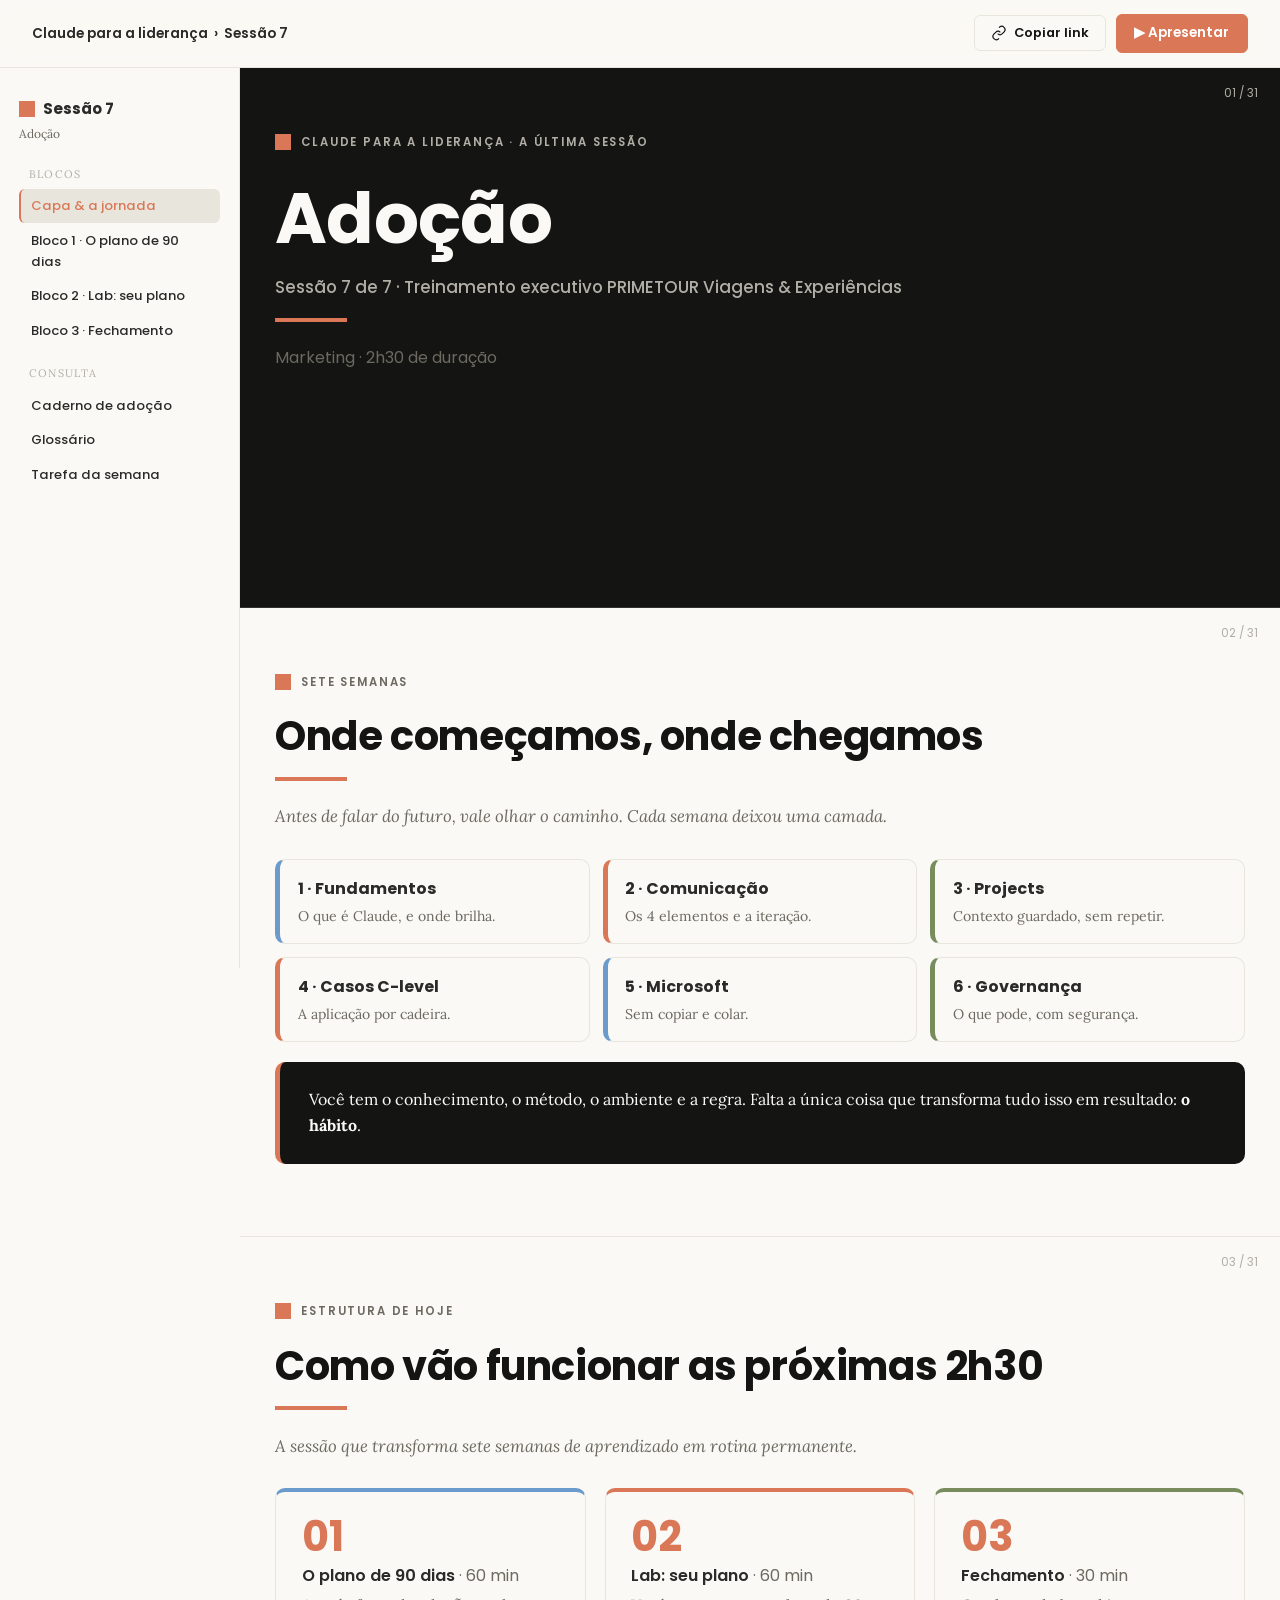
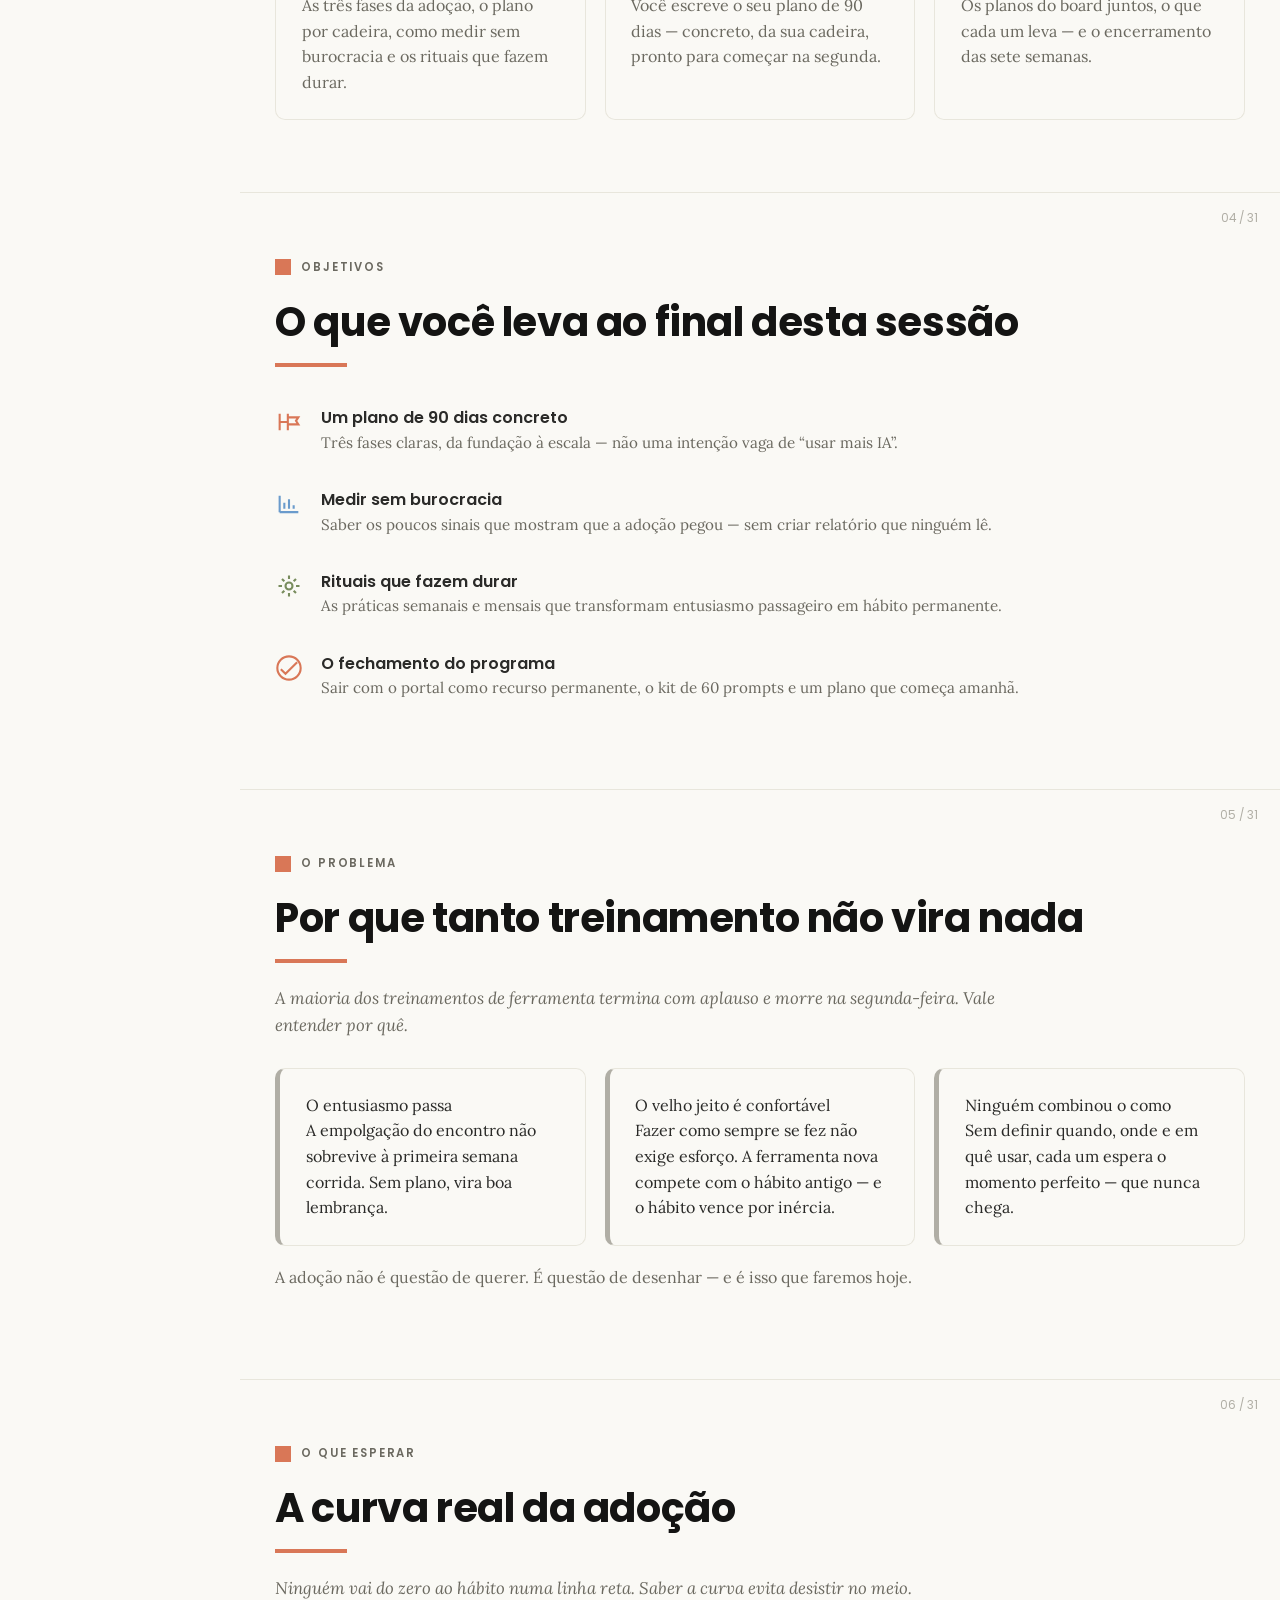
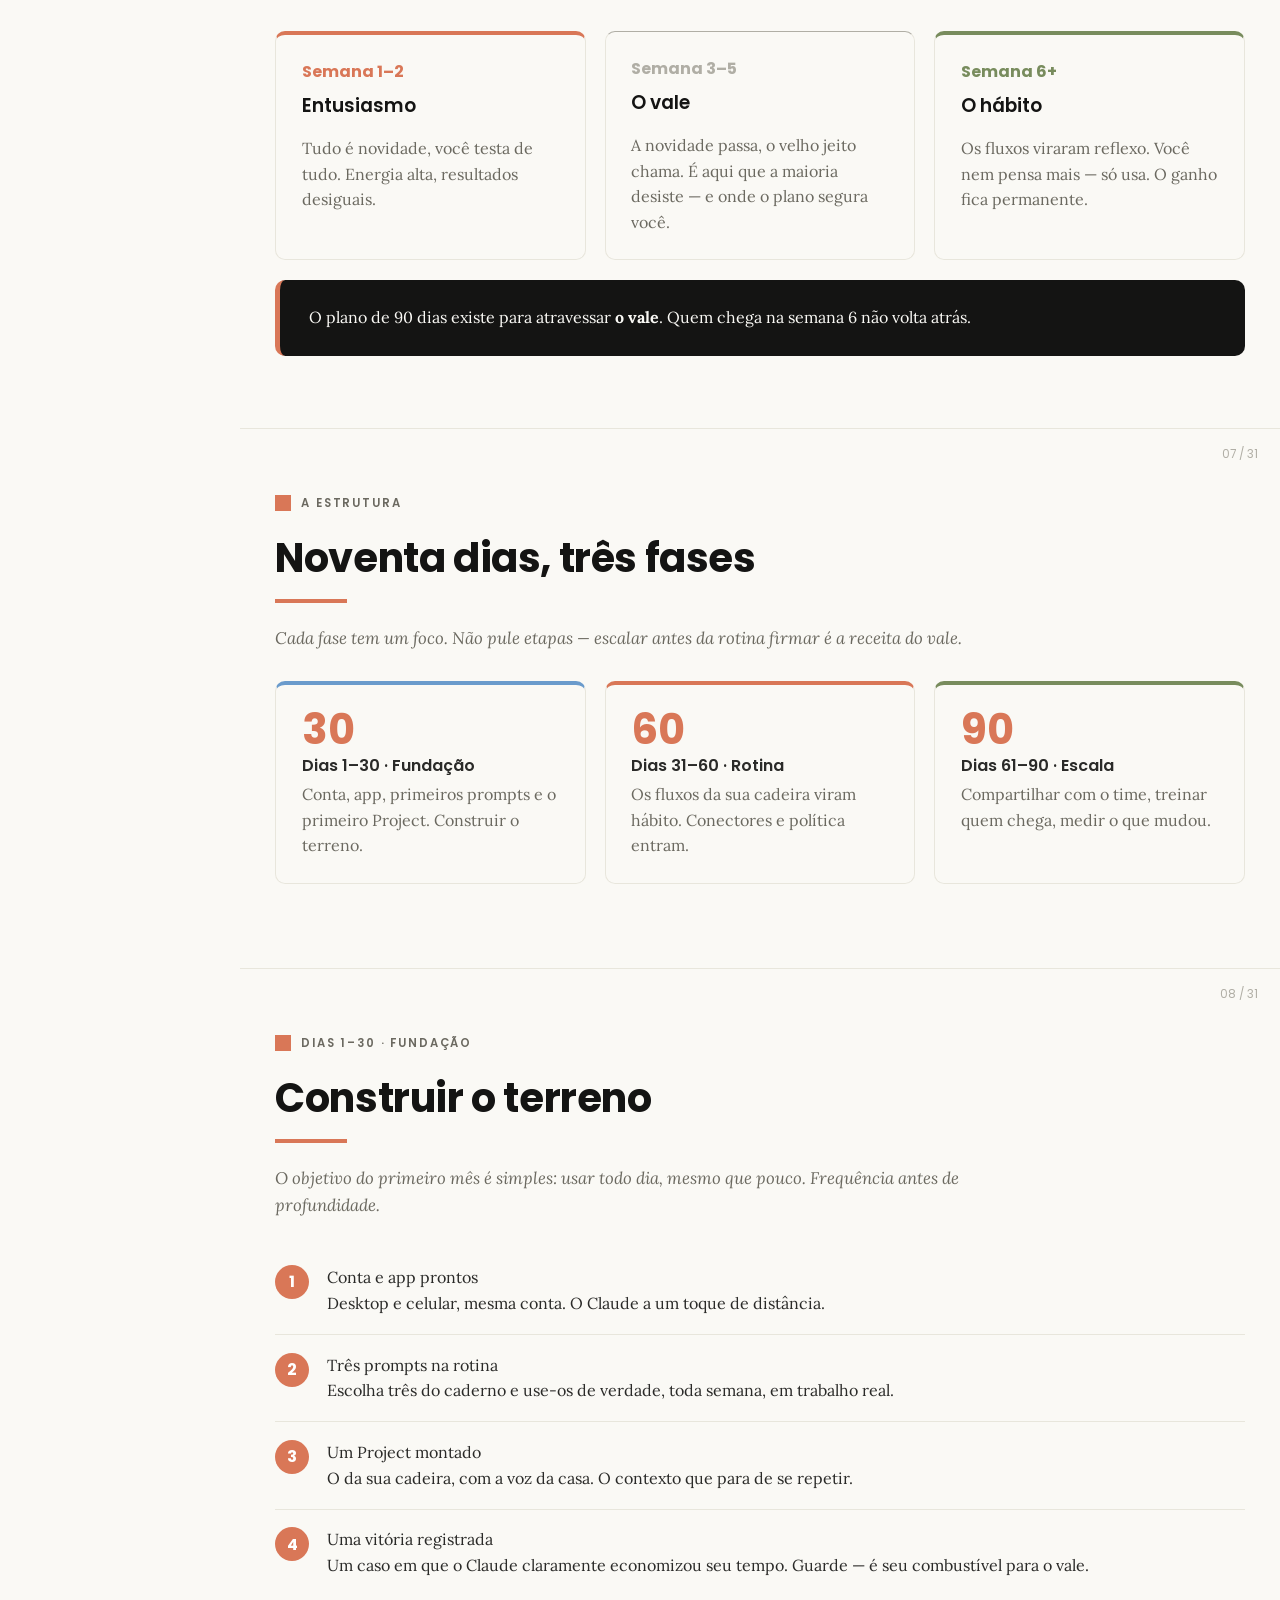
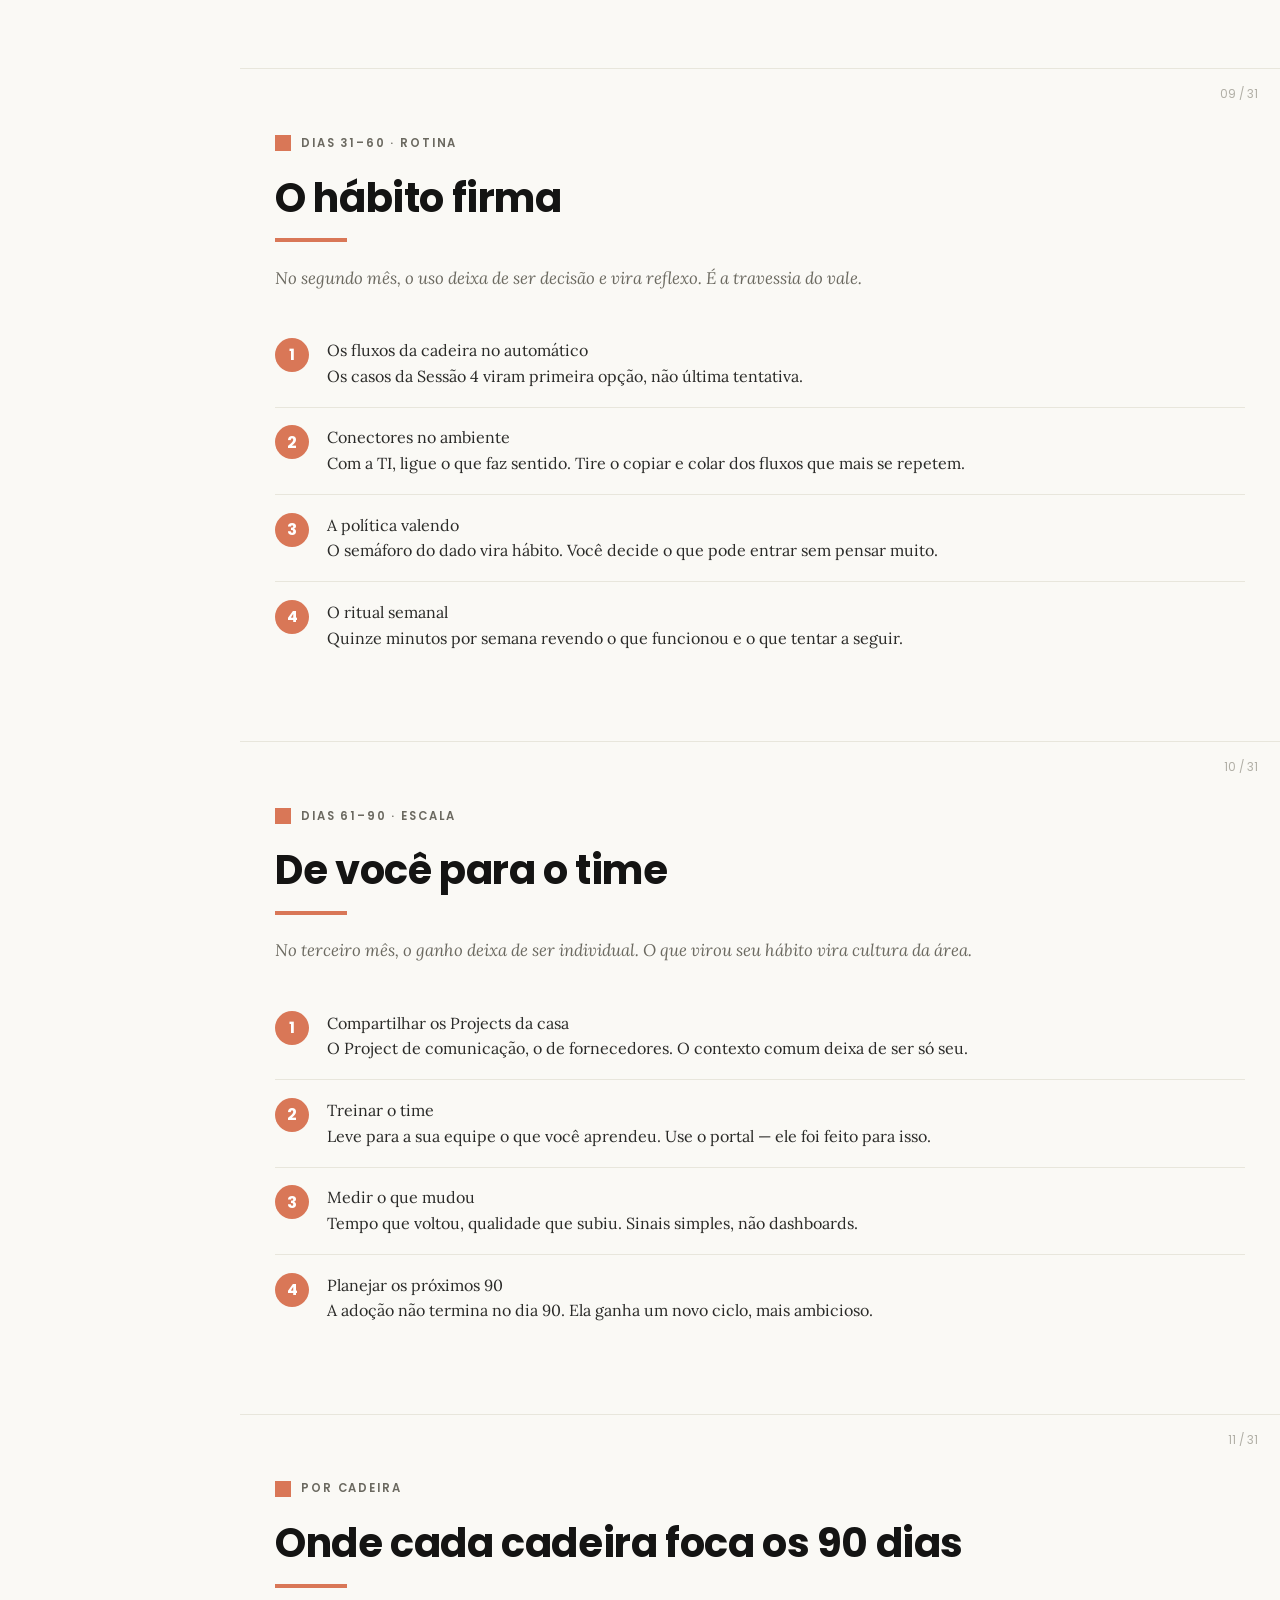
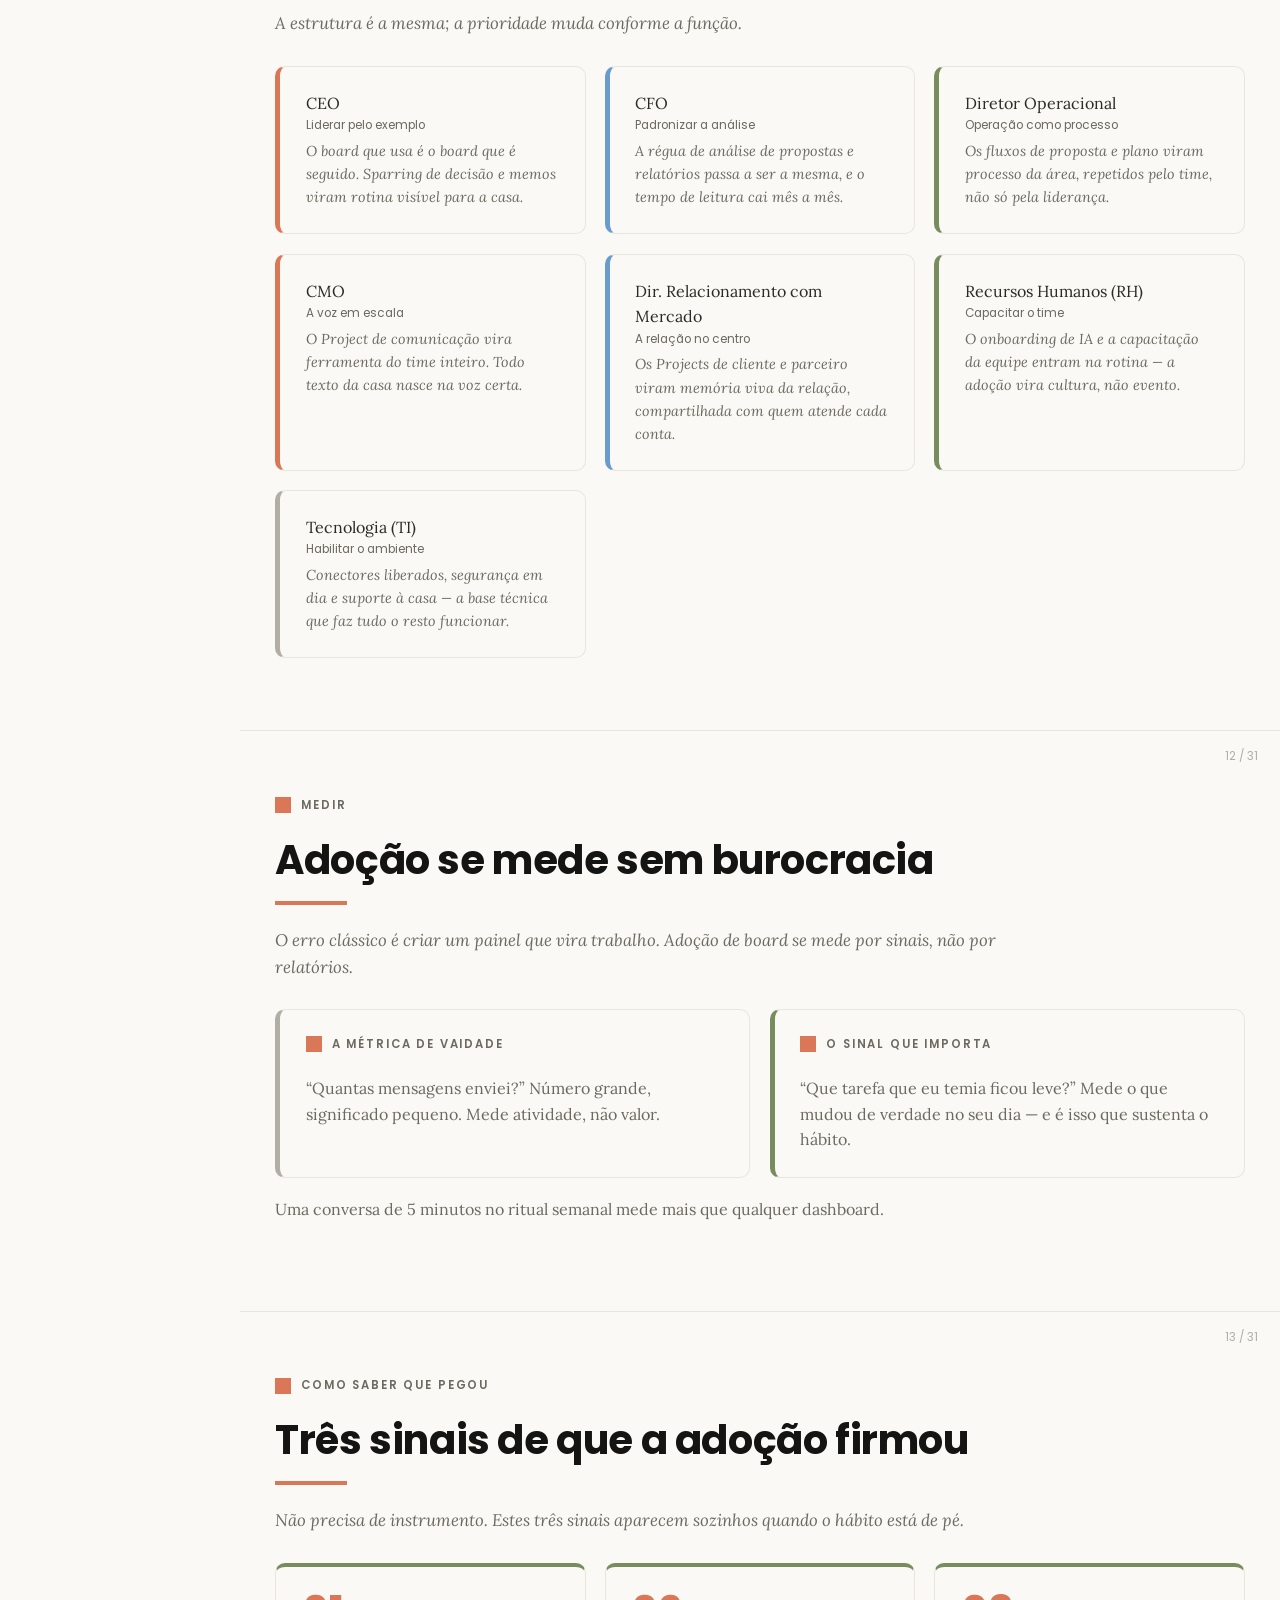
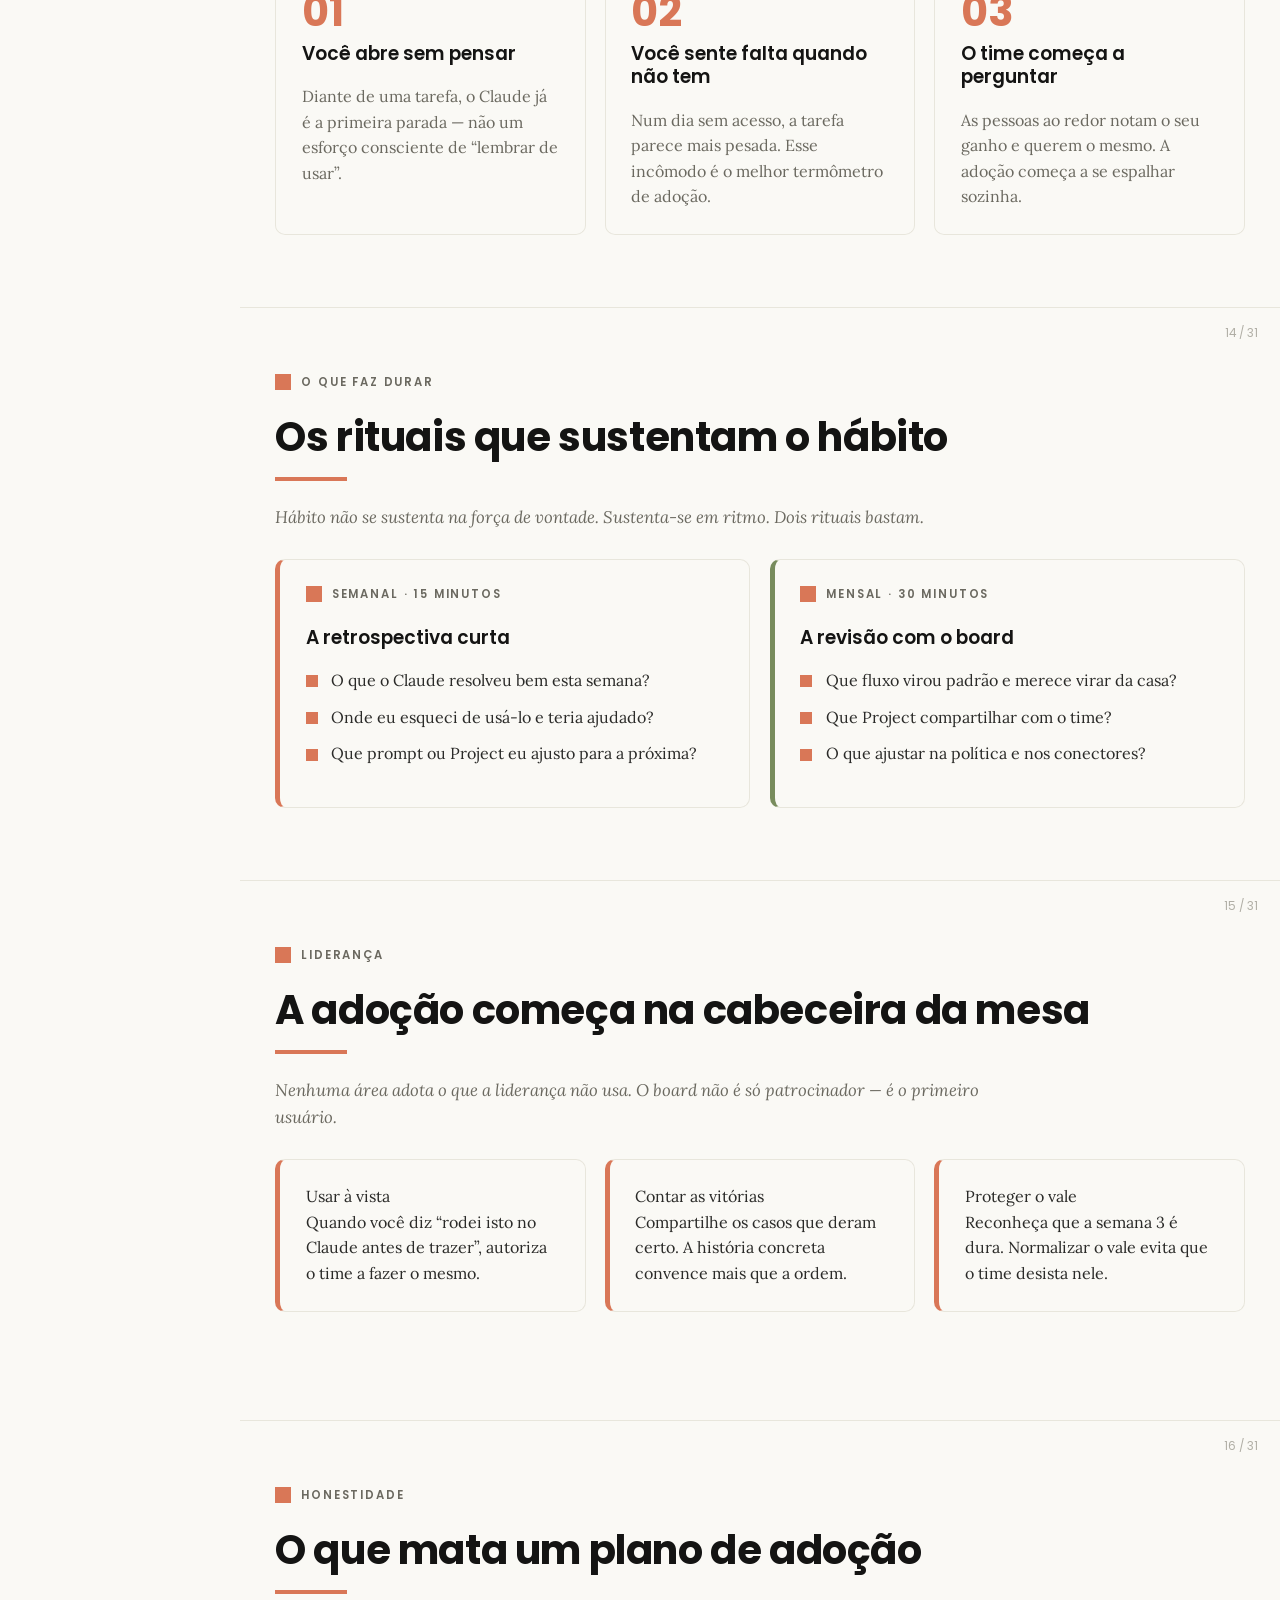
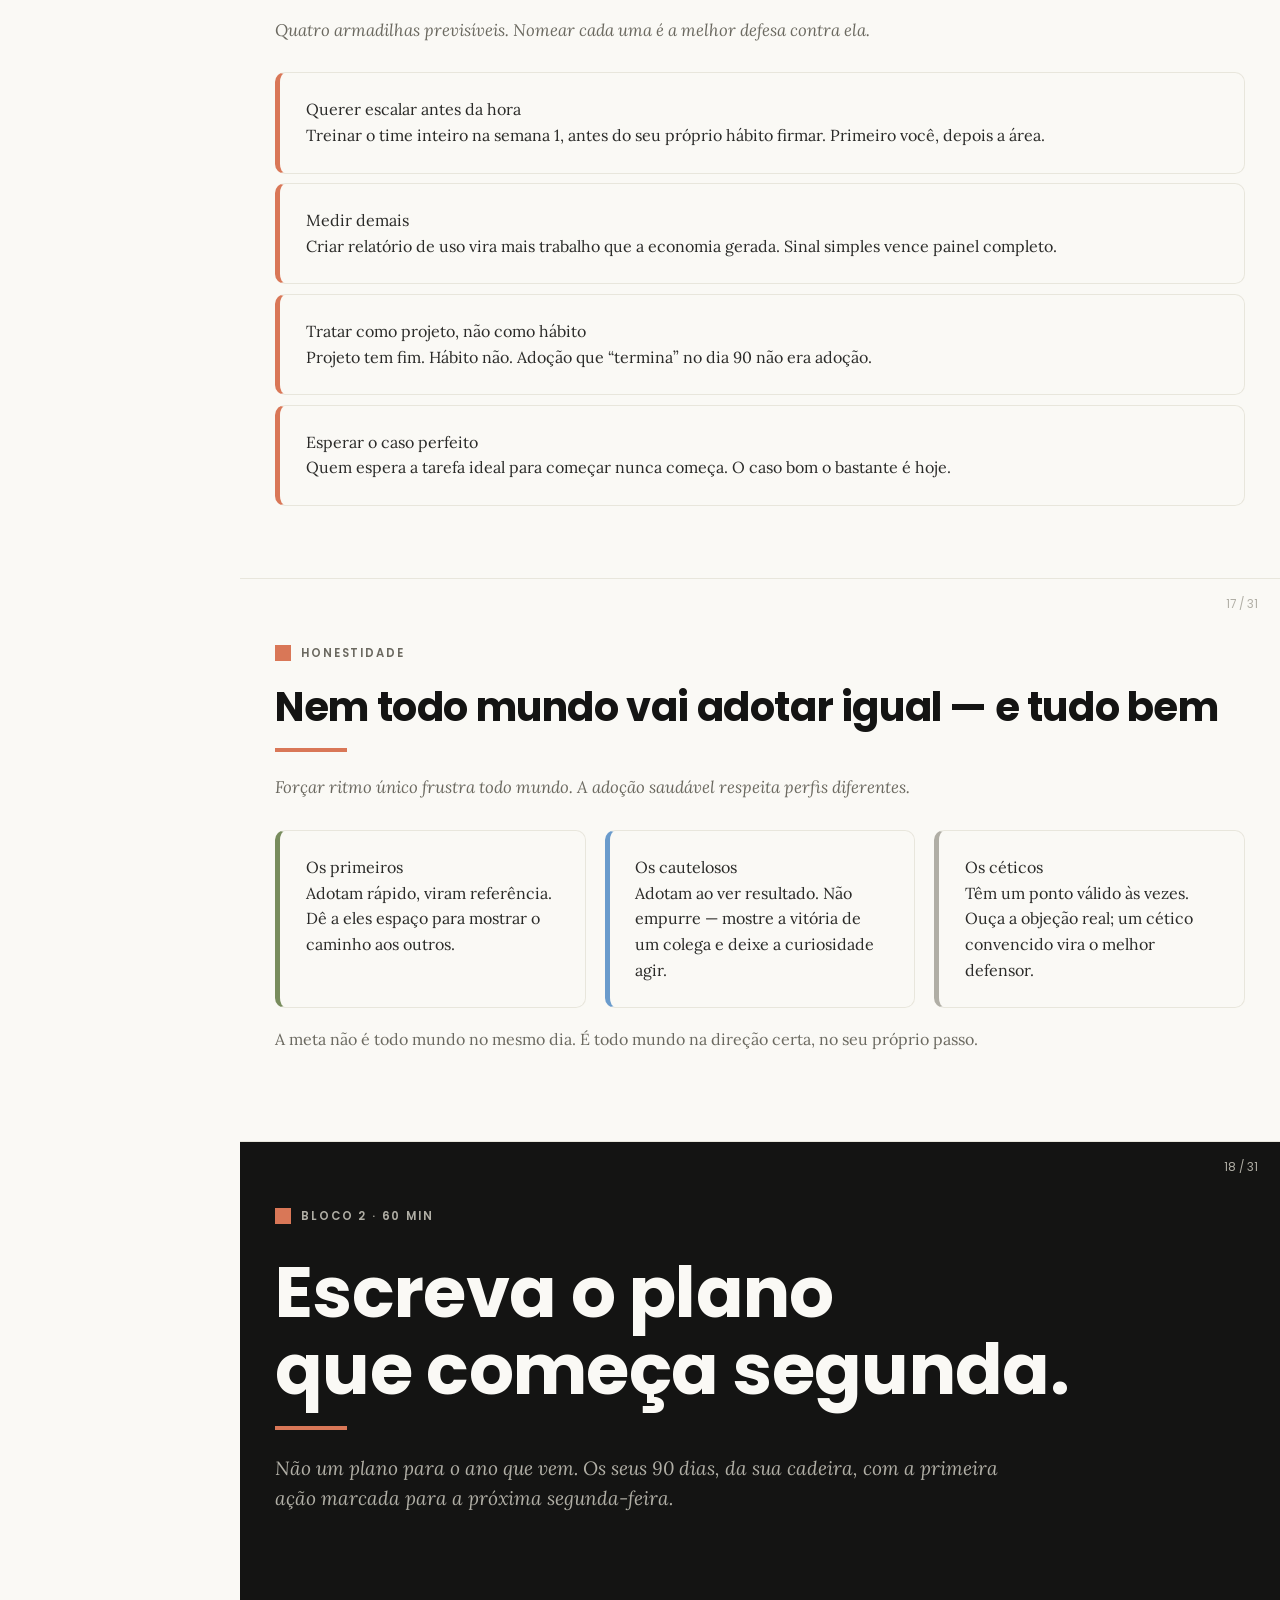
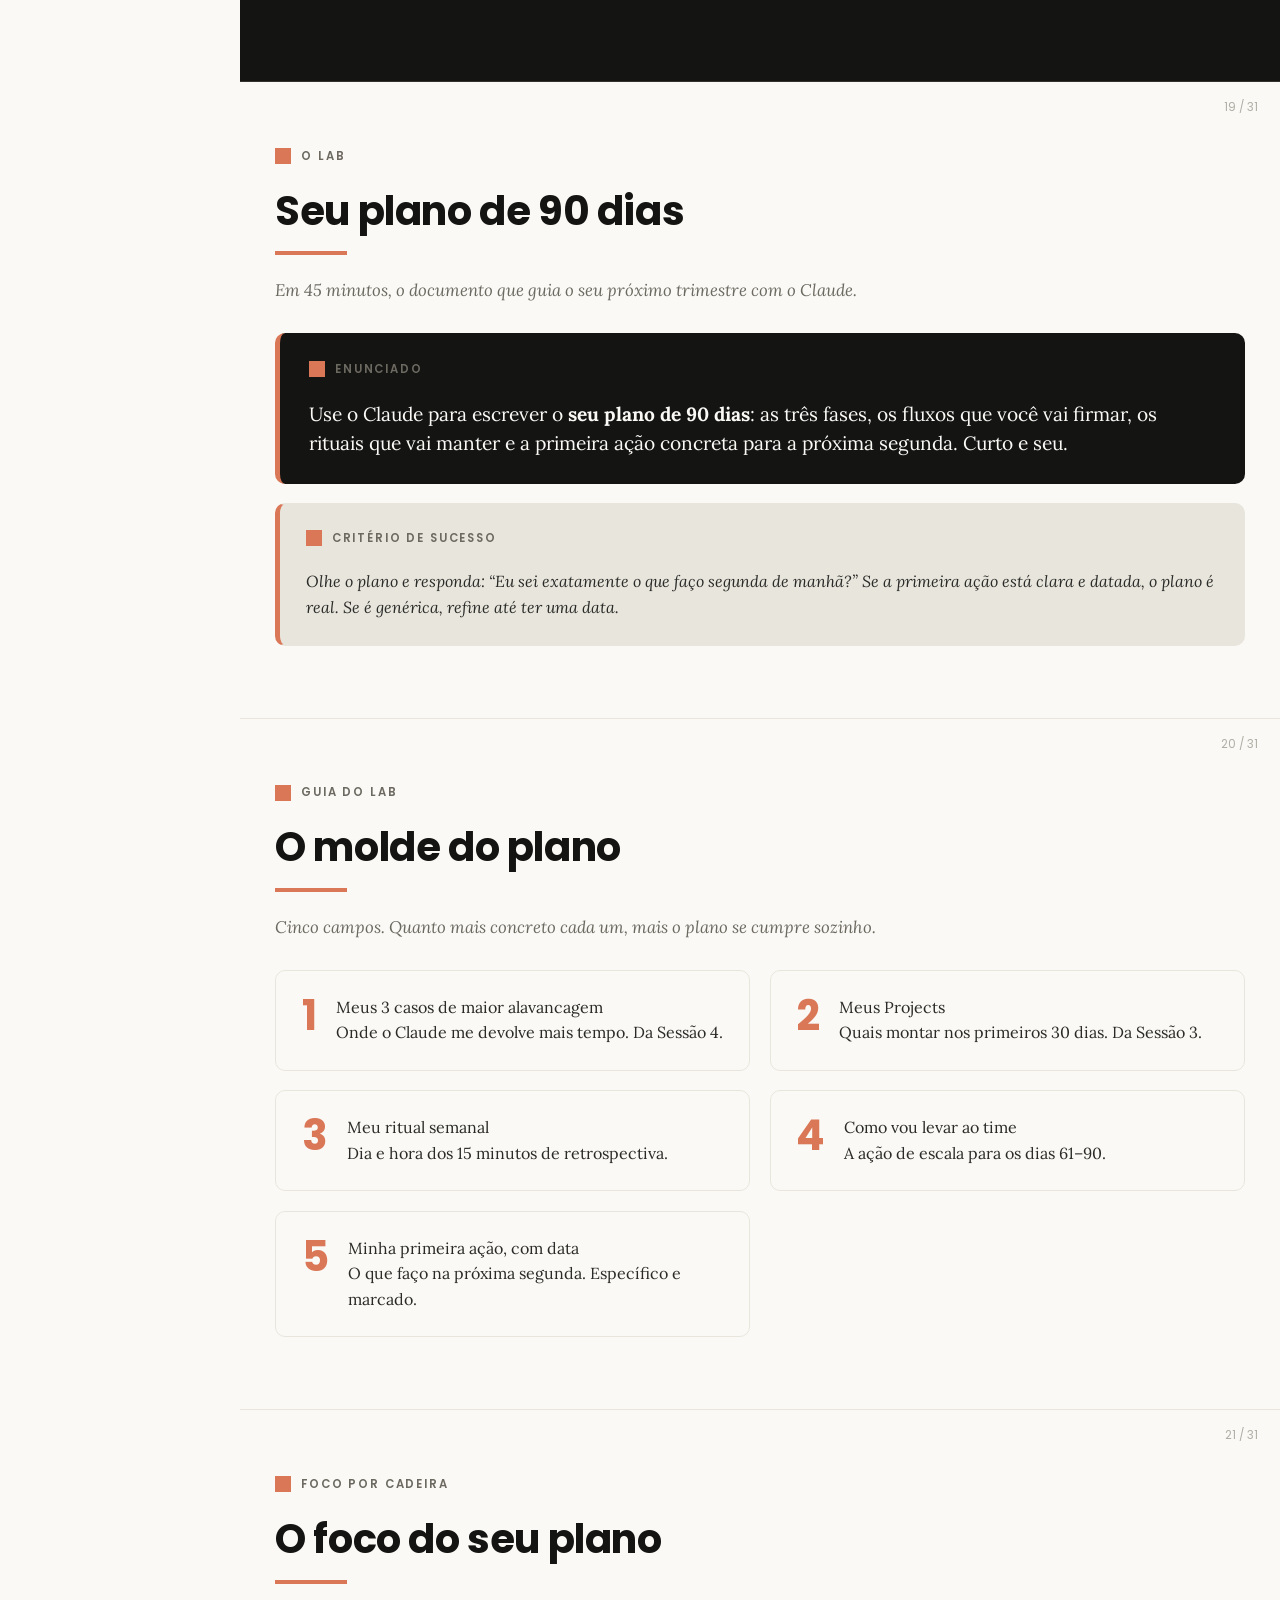
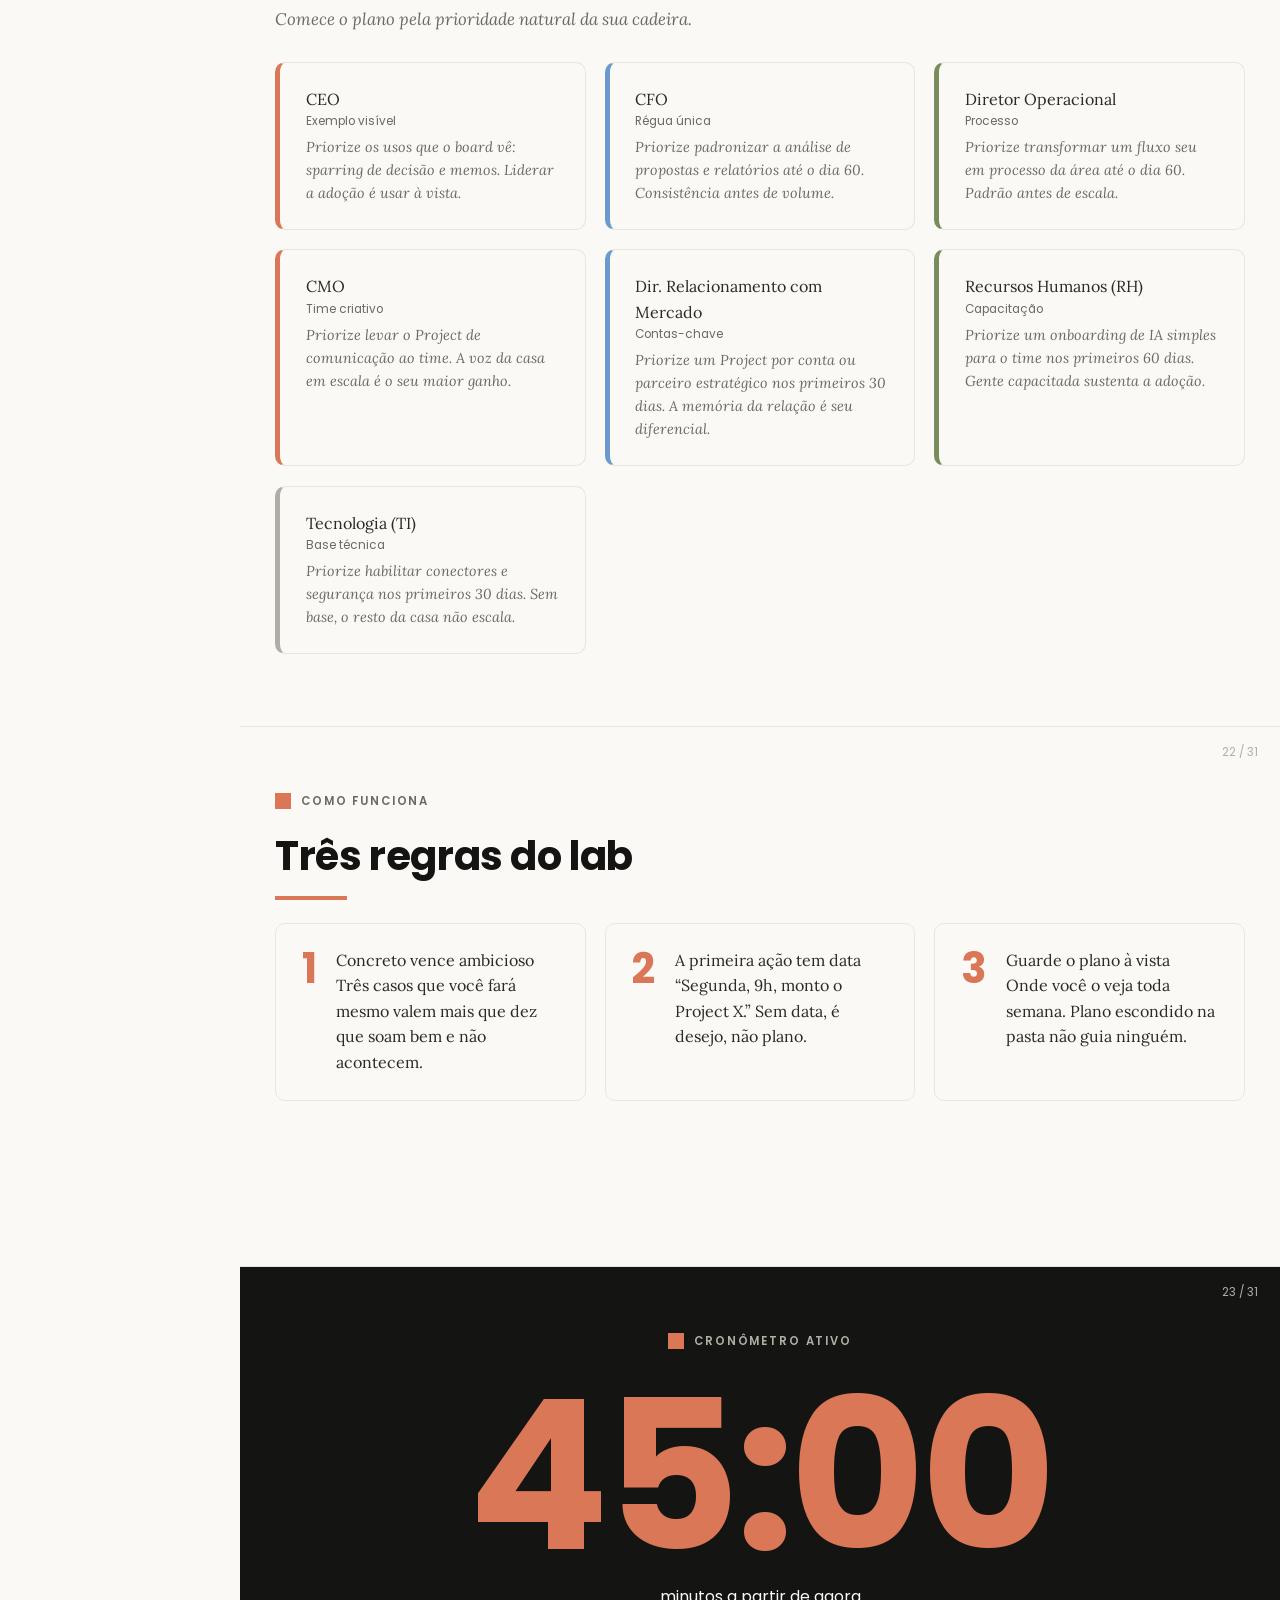
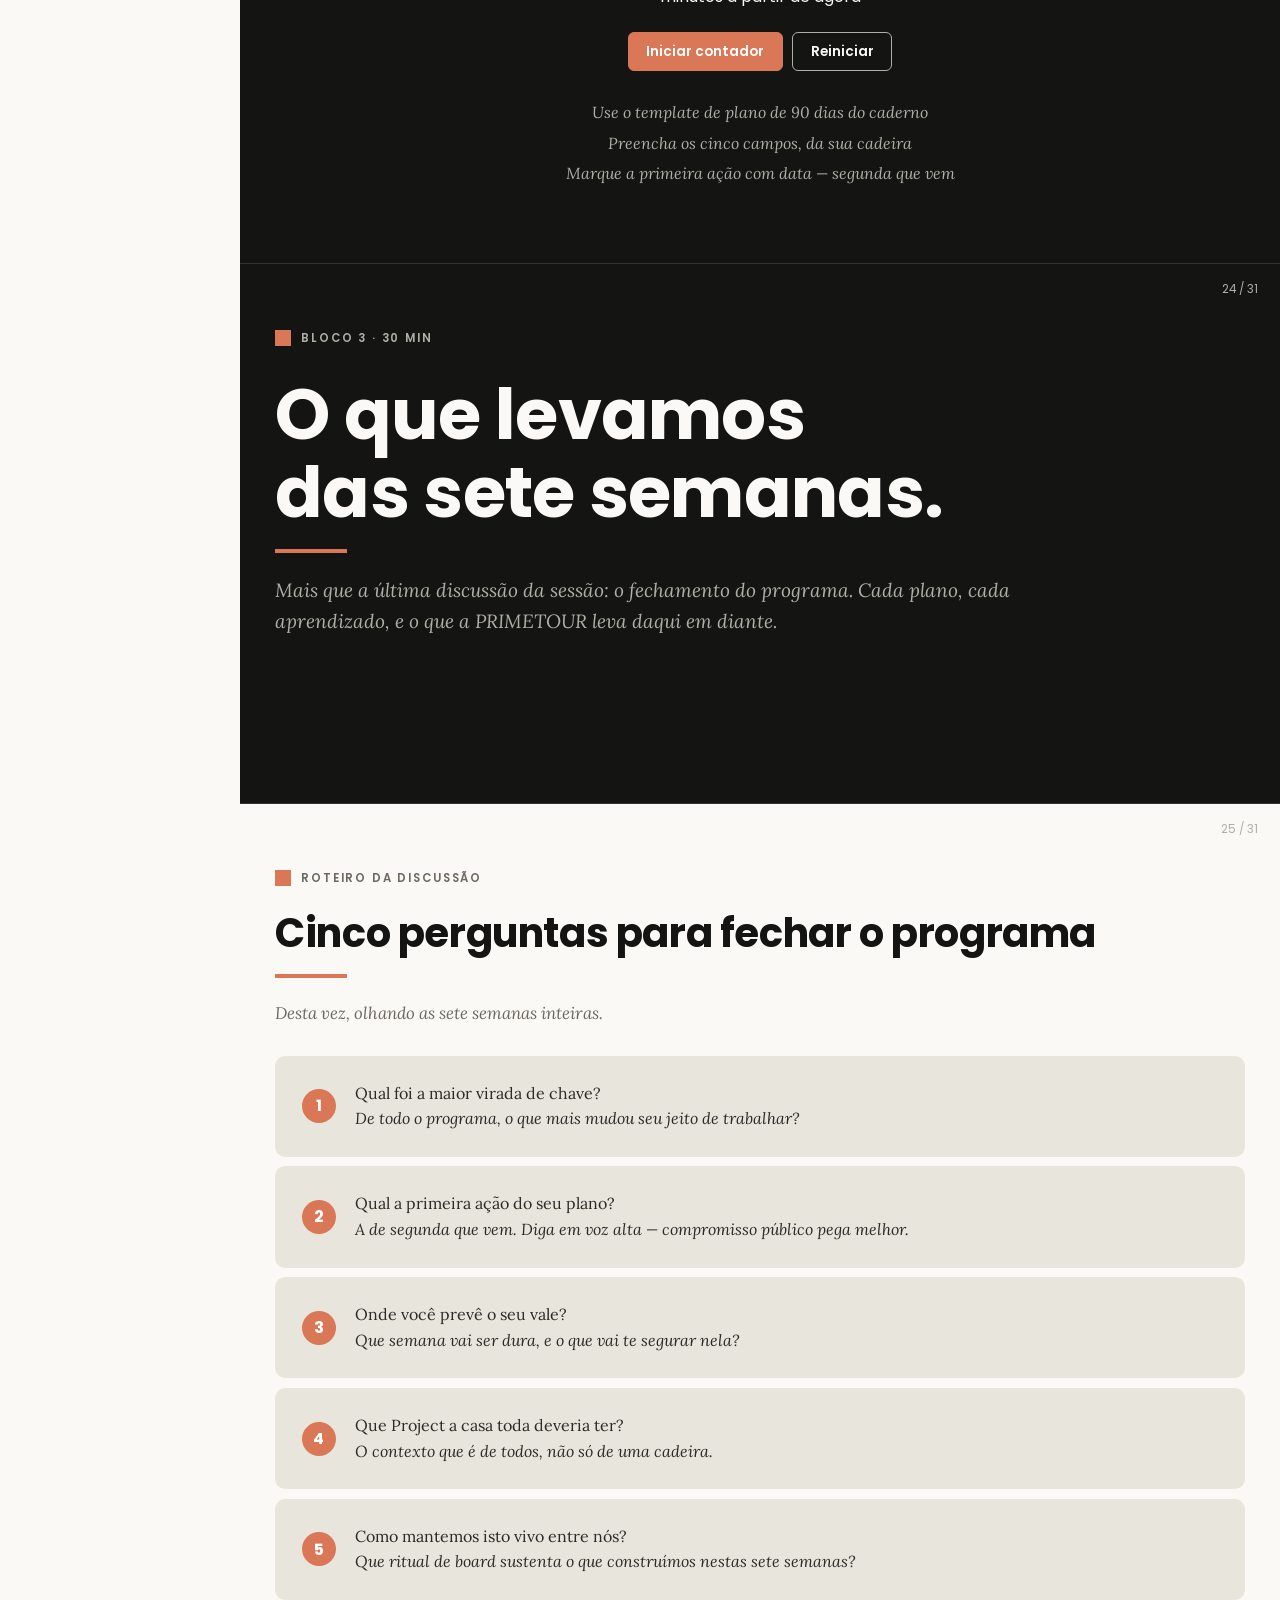
<file: sessao-07/index.html>
<!DOCTYPE html>
<html lang="pt-BR">
<head>
<meta charset="UTF-8">
<meta name="viewport" content="width=device-width, initial-scale=1.0">
<title>Sessão 7 · Adoção — Claude para a liderança PRIMETOUR</title>
<meta name="description" content="Sessão 7, a última, do treinamento executivo de Claude para a liderança da PRIMETOUR: o plano de 90 dias por cadeira, métricas sem burocracia e rituais de adoção.">
<link rel="stylesheet" href="../assets/claude.css">
</head>
<body>

<!-- ============ CONTROLES FIXOS DO MODO APRESENTAÇÃO ============ -->
<div class="present-zone prev" data-action="present-prev" title="Slide anterior"></div>
<div class="present-zone next" data-action="present-next" title="Próximo slide"></div>
<div class="present-ctrl left">
  <button data-action="present-prev" aria-label="Anterior">‹</button>
</div>
<div class="present-ctrl right">
  <button data-action="present-next" aria-label="Próximo">›</button>
  <button data-action="present-exit" aria-label="Sair (ESC)">✕</button>
</div>
<div class="present-progress" aria-hidden="true">
  <span class="on"></span><span class="on"></span><span class="on"></span><span class="on"></span><span class="on"></span><span class="on"></span><span class="on"></span>
</div>

<!-- ============ TOPBAR ============ -->
<header class="topbar non-slide">
  <div class="crumb"><span>Claude para a liderança</span> &nbsp;›&nbsp; Sessão 7</div>
  <div class="flex gap-s items-center"><button class="btn-tool" onclick="copyLink(this)" title="Copiar o link desta sessão"><svg class="ico-sm" viewBox="0 0 24 24" fill="none" stroke="currentColor" stroke-width="1.8"><path d="M10 13a5 5 0 0 0 7 0l3-3a5 5 0 0 0-7-7l-1 1M14 11a5 5 0 0 0-7 0l-3 3a5 5 0 0 0 7 7l1-1"/></svg> <span class="tool-label">Copiar link</span></button><button class="btn btn-orange" data-action="present">▶ Apresentar</button></div>
</header>

<div class="session-layout">

  <!-- ============ SUMÁRIO LATERAL ============ -->
  <nav class="session-nav non-slide" aria-label="Sumário da sessão">
    <div class="nav-brand"><span class="brand-square"></span> Sessão 7</div>
    <div class="nav-sub">Adoção</div>

    <div class="nav-section">Blocos</div>
    <a href="#capa">Capa &amp; a jornada</a>
    <a href="#bloco1">Bloco 1 · O plano de 90 dias</a>
    <a href="#bloco2">Bloco 2 · Lab: seu plano</a>
    <a href="#bloco3">Bloco 3 · Fechamento</a>

    <div class="nav-section">Consulta</div>
    <a href="#caderno-completo">Caderno de adoção</a>
    <a href="#glossario">Glossário</a>
    <a href="#tarefa">Tarefa da semana</a>
  </nav>

  <!-- ============ CONTEÚDO PRINCIPAL ============ -->
  <main class="session-main">
  <div class="slides-wrap">

  <!-- ====== SLIDE 1 — CAPA ====== -->
  <section class="slide slide-dark" id="capa">
    <span class="slide-num">01 / 31</span>
    <div class="slide-inner">
      <div class="section-tag">Claude para a liderança · a última sessão</div>
      <h1 class="cover-title">Adoção</h1>
      <p class="cover-sub">Sessão 7 de 7 · Treinamento executivo PRIMETOUR Viagens &amp; Experiências</p>
      <hr class="accent-bar">
      <p class="muted" style="font-family:var(--font-head)">Marketing · 2h30 de duração</p>
    </div>
  </section>

  <!-- ====== SLIDE 2 — A JORNADA ====== -->
  <section class="slide" id="bloco1">
    <span class="slide-num">02 / 31</span>
    <div class="slide-inner">
      <div class="section-tag">Sete semanas</div>
      <h2>Onde começamos, onde chegamos</h2>
      <hr class="accent-bar">
      <p class="lead">Antes de falar do futuro, vale olhar o caminho. Cada semana deixou uma camada.</p>
      <div class="grid grid-3" style="gap:.8rem">
        <div class="card side-blue" style="padding:1rem 1.1rem"><strong style="font-family:var(--font-head)">1 · Fundamentos</strong><p class="muted" style="margin:.2rem 0 0;font-size:.88rem">O que é Claude, e onde brilha.</p></div>
        <div class="card side-orange" style="padding:1rem 1.1rem"><strong style="font-family:var(--font-head)">2 · Comunicação</strong><p class="muted" style="margin:.2rem 0 0;font-size:.88rem">Os 4 elementos e a iteração.</p></div>
        <div class="card side-green" style="padding:1rem 1.1rem"><strong style="font-family:var(--font-head)">3 · Projects</strong><p class="muted" style="margin:.2rem 0 0;font-size:.88rem">Contexto guardado, sem repetir.</p></div>
        <div class="card side-orange" style="padding:1rem 1.1rem"><strong style="font-family:var(--font-head)">4 · Casos C-level</strong><p class="muted" style="margin:.2rem 0 0;font-size:.88rem">A aplicação por cadeira.</p></div>
        <div class="card side-blue" style="padding:1rem 1.1rem"><strong style="font-family:var(--font-head)">5 · Microsoft</strong><p class="muted" style="margin:.2rem 0 0;font-size:.88rem">Sem copiar e colar.</p></div>
        <div class="card side-green" style="padding:1rem 1.1rem"><strong style="font-family:var(--font-head)">6 · Governança</strong><p class="muted" style="margin:.2rem 0 0;font-size:.88rem">O que pode, com segurança.</p></div>
      </div>
      <div class="card-dark side-orange mt-2"><p style="margin:0;color:var(--claude-light)">Você tem o conhecimento, o método, o ambiente e a regra. Falta a única coisa que transforma tudo isso em resultado: <strong>o hábito</strong>.</p></div>
    </div>
  </section>

  <!-- ====== SLIDE 3 — ESTRUTURA DE HOJE ====== -->
  <section class="slide">
    <span class="slide-num">03 / 31</span>
    <div class="slide-inner">
      <div class="section-tag">Estrutura de hoje</div>
      <h2>Como vão funcionar as próximas 2h30</h2>
      <hr class="accent-bar">
      <p class="lead">A sessão que transforma sete semanas de aprendizado em rotina permanente.</p>
      <div class="grid grid-3">
        <div class="card top-blue">
          <div class="num-big t-blue">01</div>
          <div style="font-family:var(--font-head);font-weight:600;margin:.3rem 0">O plano de 90 dias <span class="muted" style="font-weight:400">· 60 min</span></div>
          <p class="muted" style="margin:0">As três fases da adoção, o plano por cadeira, como medir sem burocracia e os rituais que fazem durar.</p>
        </div>
        <div class="card top-orange">
          <div class="num-big t-orange">02</div>
          <div style="font-family:var(--font-head);font-weight:600;margin:.3rem 0">Lab: seu plano <span class="muted" style="font-weight:400">· 60 min</span></div>
          <p class="muted" style="margin:0">Você escreve o seu plano de 90 dias — concreto, da sua cadeira, pronto para começar na segunda.</p>
        </div>
        <div class="card top-green">
          <div class="num-big t-green">03</div>
          <div style="font-family:var(--font-head);font-weight:600;margin:.3rem 0">Fechamento <span class="muted" style="font-weight:400">· 30 min</span></div>
          <p class="muted" style="margin:0">Os planos do board juntos, o que cada um leva — e o encerramento das sete semanas.</p>
        </div>
      </div>
    </div>
  </section>

  <!-- ====== SLIDE 4 — OBJETIVOS ====== -->
  <section class="slide">
    <span class="slide-num">04 / 31</span>
    <div class="slide-inner">
      <div class="section-tag">Objetivos</div>
      <h2>O que você leva ao final desta sessão</h2>
      <hr class="accent-bar">
      <div class="mt-2">
        <div class="feature-row">
          <svg class="ico" viewBox="0 0 24 24"><path d="M4 19V5M4 12h7M11 5v14M11 8h9l-2 3 2 3h-9"/></svg>
          <div><div class="ft-title">Um plano de 90 dias concreto</div><div class="ft-desc">Três fases claras, da fundação à escala — não uma intenção vaga de “usar mais IA”.</div></div>
        </div>
        <div class="feature-row">
          <svg class="ico" style="color:var(--claude-blue)" viewBox="0 0 24 24"><path d="M4 19V5M4 19h16M8 16v-5M12 16V8M16 16v-3"/></svg>
          <div><div class="ft-title">Medir sem burocracia</div><div class="ft-desc">Saber os poucos sinais que mostram que a adoção pegou — sem criar relatório que ninguém lê.</div></div>
        </div>
        <div class="feature-row">
          <svg class="ico" style="color:var(--claude-green)" viewBox="0 0 24 24"><path d="M12 3v3M12 18v3M3 12h3M18 12h3M6 6l2 2M16 16l2 2M18 6l-2 2M8 16l-2 2"/><circle cx="12" cy="12" r="3"/></svg>
          <div><div class="ft-title">Rituais que fazem durar</div><div class="ft-desc">As práticas semanais e mensais que transformam entusiasmo passageiro em hábito permanente.</div></div>
        </div>
        <div class="feature-row">
          <svg class="ico" viewBox="0 0 24 24"><path d="M5 13l4 4L19 7"/><circle cx="12" cy="12" r="10"/></svg>
          <div><div class="ft-title">O fechamento do programa</div><div class="ft-desc">Sair com o portal como recurso permanente, o kit de 60 prompts e um plano que começa amanhã.</div></div>
        </div>
      </div>
    </div>
  </section>

  <!-- ====== SLIDE 5 — POR QUE ADOÇÃO FALHA ====== -->
  <section class="slide">
    <span class="slide-num">05 / 31</span>
    <div class="slide-inner">
      <div class="section-tag">O problema</div>
      <h2>Por que tanto treinamento não vira nada</h2>
      <hr class="accent-bar">
      <p class="lead">A maioria dos treinamentos de ferramenta termina com aplauso e morre na segunda-feira. Vale entender por quê.</p>
      <div class="grid grid-3">
        <div class="card side-gray"><div class="ft-title">O entusiasmo passa</div><div class="ft-desc">A empolgação do encontro não sobrevive à primeira semana corrida. Sem plano, vira boa lembrança.</div></div>
        <div class="card side-gray"><div class="ft-title">O velho jeito é confortável</div><div class="ft-desc">Fazer como sempre se fez não exige esforço. A ferramenta nova compete com o hábito antigo — e o hábito vence por inércia.</div></div>
        <div class="card side-gray"><div class="ft-title">Ninguém combinou o como</div><div class="ft-desc">Sem definir quando, onde e em quê usar, cada um espera o momento perfeito — que nunca chega.</div></div>
      </div>
      <p class="muted mt-2">A adoção não é questão de querer. É questão de desenhar — e é isso que faremos hoje.</p>
    </div>
  </section>

  <!-- ====== SLIDE 6 — A CURVA DA ADOÇÃO ====== -->
  <section class="slide">
    <span class="slide-num">06 / 31</span>
    <div class="slide-inner">
      <div class="section-tag">O que esperar</div>
      <h2>A curva real da adoção</h2>
      <hr class="accent-bar">
      <p class="lead">Ninguém vai do zero ao hábito numa linha reta. Saber a curva evita desistir no meio.</p>
      <div class="grid grid-3">
        <div class="card top-orange"><div style="font-family:var(--font-head);font-weight:700;color:var(--claude-orange)">Semana 1–2</div><h3 class="mt-1">Entusiasmo</h3><p class="muted" style="margin:0">Tudo é novidade, você testa de tudo. Energia alta, resultados desiguais.</p></div>
        <div class="card top-gray" style="border-top-color:var(--claude-mid-gray)"><div style="font-family:var(--font-head);font-weight:700;color:var(--claude-mid-gray)">Semana 3–5</div><h3 class="mt-1">O vale</h3><p class="muted" style="margin:0">A novidade passa, o velho jeito chama. É aqui que a maioria desiste — e onde o plano segura você.</p></div>
        <div class="card top-green"><div style="font-family:var(--font-head);font-weight:700;color:var(--claude-green)">Semana 6+</div><h3 class="mt-1">O hábito</h3><p class="muted" style="margin:0">Os fluxos viraram reflexo. Você nem pensa mais — só usa. O ganho fica permanente.</p></div>
      </div>
      <div class="card-dark side-orange mt-2"><p style="margin:0;color:var(--claude-light)">O plano de 90 dias existe para atravessar <strong>o vale</strong>. Quem chega na semana 6 não volta atrás.</p></div>
    </div>
  </section>

  <!-- ====== SLIDE 7 — O PLANO DE 90 DIAS ====== -->
  <section class="slide">
    <span class="slide-num">07 / 31</span>
    <div class="slide-inner">
      <div class="section-tag">A estrutura</div>
      <h2>Noventa dias, três fases</h2>
      <hr class="accent-bar">
      <p class="lead">Cada fase tem um foco. Não pule etapas — escalar antes da rotina firmar é a receita do vale.</p>
      <div class="grid grid-3">
        <div class="card top-blue"><div class="num-big t-blue">30</div><div style="font-family:var(--font-head);font-weight:600;margin:.2rem 0">Dias 1–30 · Fundação</div><p class="muted" style="margin:0">Conta, app, primeiros prompts e o primeiro Project. Construir o terreno.</p></div>
        <div class="card top-orange"><div class="num-big t-orange">60</div><div style="font-family:var(--font-head);font-weight:600;margin:.2rem 0">Dias 31–60 · Rotina</div><p class="muted" style="margin:0">Os fluxos da sua cadeira viram hábito. Conectores e política entram.</p></div>
        <div class="card top-green"><div class="num-big t-green">90</div><div style="font-family:var(--font-head);font-weight:600;margin:.2rem 0">Dias 61–90 · Escala</div><p class="muted" style="margin:0">Compartilhar com o time, treinar quem chega, medir o que mudou.</p></div>
      </div>
    </div>
  </section>

  <!-- ====== SLIDE 8 — FASE 1 ====== -->
  <section class="slide">
    <span class="slide-num">08 / 31</span>
    <div class="slide-inner">
      <div class="section-tag">Dias 1–30 · Fundação</div>
      <h2>Construir o terreno</h2>
      <hr class="accent-bar">
      <p class="lead">O objetivo do primeiro mês é simples: usar todo dia, mesmo que pouco. Frequência antes de profundidade.</p>
      <div class="task-row"><span class="num-circle">1</span><div><div class="ft-title">Conta e app prontos</div><div class="ft-desc">Desktop e celular, mesma conta. O Claude a um toque de distância.</div></div></div>
      <div class="task-row"><span class="num-circle">2</span><div><div class="ft-title">Três prompts na rotina</div><div class="ft-desc">Escolha três do caderno e use-os de verdade, toda semana, em trabalho real.</div></div></div>
      <div class="task-row"><span class="num-circle">3</span><div><div class="ft-title">Um Project montado</div><div class="ft-desc">O da sua cadeira, com a voz da casa. O contexto que para de se repetir.</div></div></div>
      <div class="task-row"><span class="num-circle">4</span><div><div class="ft-title">Uma vitória registrada</div><div class="ft-desc">Um caso em que o Claude claramente economizou seu tempo. Guarde — é seu combustível para o vale.</div></div></div>
    </div>
  </section>

  <!-- ====== SLIDE 9 — FASE 2 ====== -->
  <section class="slide">
    <span class="slide-num">09 / 31</span>
    <div class="slide-inner">
      <div class="section-tag">Dias 31–60 · Rotina</div>
      <h2>O hábito firma</h2>
      <hr class="accent-bar">
      <p class="lead">No segundo mês, o uso deixa de ser decisão e vira reflexo. É a travessia do vale.</p>
      <div class="task-row"><span class="num-circle">1</span><div><div class="ft-title">Os fluxos da cadeira no automático</div><div class="ft-desc">Os casos da Sessão 4 viram primeira opção, não última tentativa.</div></div></div>
      <div class="task-row"><span class="num-circle">2</span><div><div class="ft-title">Conectores no ambiente</div><div class="ft-desc">Com a TI, ligue o que faz sentido. Tire o copiar e colar dos fluxos que mais se repetem.</div></div></div>
      <div class="task-row"><span class="num-circle">3</span><div><div class="ft-title">A política valendo</div><div class="ft-desc">O semáforo do dado vira hábito. Você decide o que pode entrar sem pensar muito.</div></div></div>
      <div class="task-row"><span class="num-circle">4</span><div><div class="ft-title">O ritual semanal</div><div class="ft-desc">Quinze minutos por semana revendo o que funcionou e o que tentar a seguir.</div></div></div>
    </div>
  </section>

  <!-- ====== SLIDE 10 — FASE 3 ====== -->
  <section class="slide">
    <span class="slide-num">10 / 31</span>
    <div class="slide-inner">
      <div class="section-tag">Dias 61–90 · Escala</div>
      <h2>De você para o time</h2>
      <hr class="accent-bar">
      <p class="lead">No terceiro mês, o ganho deixa de ser individual. O que virou seu hábito vira cultura da área.</p>
      <div class="task-row"><span class="num-circle">1</span><div><div class="ft-title">Compartilhar os Projects da casa</div><div class="ft-desc">O Project de comunicação, o de fornecedores. O contexto comum deixa de ser só seu.</div></div></div>
      <div class="task-row"><span class="num-circle">2</span><div><div class="ft-title">Treinar o time</div><div class="ft-desc">Leve para a sua equipe o que você aprendeu. Use o portal — ele foi feito para isso.</div></div></div>
      <div class="task-row"><span class="num-circle">3</span><div><div class="ft-title">Medir o que mudou</div><div class="ft-desc">Tempo que voltou, qualidade que subiu. Sinais simples, não dashboards.</div></div></div>
      <div class="task-row"><span class="num-circle">4</span><div><div class="ft-title">Planejar os próximos 90</div><div class="ft-desc">A adoção não termina no dia 90. Ela ganha um novo ciclo, mais ambicioso.</div></div></div>
    </div>
  </section>

  <!-- ====== SLIDE 11 — O PLANO POR CADEIRA ====== -->
  <section class="slide">
    <span class="slide-num">11 / 31</span>
    <div class="slide-inner">
      <div class="section-tag">Por cadeira</div>
      <h2>Onde cada cadeira foca os 90 dias</h2>
      <hr class="accent-bar">
      <p class="lead">A estrutura é a mesma; a prioridade muda conforme a função.</p>
      <div class="grid grid-3">
        <div class="card side-orange"><div class="ft-title">CEO</div><div class="muted" style="font-family:var(--font-head);font-size:.74rem;margin-bottom:.3rem">Liderar pelo exemplo</div><p class="italic muted" style="margin:0;font-size:.9rem">O board que usa é o board que é seguido. Sparring de decisão e memos viram rotina visível para a casa.</p></div>
        <div class="card side-blue"><div class="ft-title">CFO</div><div class="muted" style="font-family:var(--font-head);font-size:.74rem;margin-bottom:.3rem">Padronizar a análise</div><p class="italic muted" style="margin:0;font-size:.9rem">A régua de análise de propostas e relatórios passa a ser a mesma, e o tempo de leitura cai mês a mês.</p></div>
        <div class="card side-green"><div class="ft-title">Diretor Operacional</div><div class="muted" style="font-family:var(--font-head);font-size:.74rem;margin-bottom:.3rem">Operação como processo</div><p class="italic muted" style="margin:0;font-size:.9rem">Os fluxos de proposta e plano viram processo da área, repetidos pelo time, não só pela liderança.</p></div>
        <div class="card side-orange"><div class="ft-title">CMO</div><div class="muted" style="font-family:var(--font-head);font-size:.74rem;margin-bottom:.3rem">A voz em escala</div><p class="italic muted" style="margin:0;font-size:.9rem">O Project de comunicação vira ferramenta do time inteiro. Todo texto da casa nasce na voz certa.</p></div>
        <div class="card side-blue"><div class="ft-title">Dir. Relacionamento com Mercado</div><div class="muted" style="font-family:var(--font-head);font-size:.74rem;margin-bottom:.3rem">A relação no centro</div><p class="italic muted" style="margin:0;font-size:.9rem">Os Projects de cliente e parceiro viram memória viva da relação, compartilhada com quem atende cada conta.</p></div>
        <div class="card side-green"><div class="ft-title">Recursos Humanos (RH)</div><div class="muted" style="font-family:var(--font-head);font-size:.74rem;margin-bottom:.3rem">Capacitar o time</div><p class="italic muted" style="margin:0;font-size:.9rem">O onboarding de IA e a capacitação da equipe entram na rotina — a adoção vira cultura, não evento.</p></div>
        <div class="card side-gray"><div class="ft-title">Tecnologia (TI)</div><div class="muted" style="font-family:var(--font-head);font-size:.74rem;margin-bottom:.3rem">Habilitar o ambiente</div><p class="italic muted" style="margin:0;font-size:.9rem">Conectores liberados, segurança em dia e suporte à casa — a base técnica que faz tudo o resto funcionar.</p></div>
      </div>
    </div>
  </section>

  <!-- ====== SLIDE 12 — MEDIR SEM BUROCRACIA ====== -->
  <section class="slide">
    <span class="slide-num">12 / 31</span>
    <div class="slide-inner">
      <div class="section-tag">Medir</div>
      <h2>Adoção se mede sem burocracia</h2>
      <hr class="accent-bar">
      <p class="lead">O erro clássico é criar um painel que vira trabalho. Adoção de board se mede por sinais, não por relatórios.</p>
      <div class="grid grid-2">
        <div class="card side-gray">
          <div class="section-tag">A métrica de vaidade</div>
          <p class="muted" style="margin:0">“Quantas mensagens enviei?” Número grande, significado pequeno. Mede atividade, não valor.</p>
        </div>
        <div class="card side-green">
          <div class="section-tag">O sinal que importa</div>
          <p class="muted" style="margin:0">“Que tarefa que eu temia ficou leve?” Mede o que mudou de verdade no seu dia — e é isso que sustenta o hábito.</p>
        </div>
      </div>
      <p class="muted mt-2">Uma conversa de 5 minutos no ritual semanal mede mais que qualquer dashboard.</p>
    </div>
  </section>

  <!-- ====== SLIDE 13 — OS 3 SINAIS ====== -->
  <section class="slide">
    <span class="slide-num">13 / 31</span>
    <div class="slide-inner">
      <div class="section-tag">Como saber que pegou</div>
      <h2>Três sinais de que a adoção firmou</h2>
      <hr class="accent-bar">
      <p class="lead">Não precisa de instrumento. Estes três sinais aparecem sozinhos quando o hábito está de pé.</p>
      <div class="grid grid-3">
        <div class="card top-green"><div class="num-big t-green">01</div><h3 class="mt-1">Você abre sem pensar</h3><p class="muted" style="margin:0">Diante de uma tarefa, o Claude já é a primeira parada — não um esforço consciente de “lembrar de usar”.</p></div>
        <div class="card top-green"><div class="num-big t-green">02</div><h3 class="mt-1">Você sente falta quando não tem</h3><p class="muted" style="margin:0">Num dia sem acesso, a tarefa parece mais pesada. Esse incômodo é o melhor termômetro de adoção.</p></div>
        <div class="card top-green"><div class="num-big t-green">03</div><h3 class="mt-1">O time começa a perguntar</h3><p class="muted" style="margin:0">As pessoas ao redor notam o seu ganho e querem o mesmo. A adoção começa a se espalhar sozinha.</p></div>
      </div>
    </div>
  </section>

  <!-- ====== SLIDE 14 — RITUAIS ====== -->
  <section class="slide">
    <span class="slide-num">14 / 31</span>
    <div class="slide-inner">
      <div class="section-tag">O que faz durar</div>
      <h2>Os rituais que sustentam o hábito</h2>
      <hr class="accent-bar">
      <p class="lead">Hábito não se sustenta na força de vontade. Sustenta-se em ritmo. Dois rituais bastam.</p>
      <div class="grid grid-2">
        <div class="card side-orange">
          <div class="section-tag">Semanal · 15 minutos</div>
          <h3 class="mt-0">A retrospectiva curta</h3>
          <ul class="sq-list">
            <li>O que o Claude resolveu bem esta semana?</li>
            <li>Onde eu esqueci de usá-lo e teria ajudado?</li>
            <li>Que prompt ou Project eu ajusto para a próxima?</li>
          </ul>
        </div>
        <div class="card side-green">
          <div class="section-tag">Mensal · 30 minutos</div>
          <h3 class="mt-0">A revisão com o board</h3>
          <ul class="sq-list">
            <li>Que fluxo virou padrão e merece virar da casa?</li>
            <li>Que Project compartilhar com o time?</li>
            <li>O que ajustar na política e nos conectores?</li>
          </ul>
        </div>
      </div>
    </div>
  </section>

  <!-- ====== SLIDE 15 — O PAPEL DO BOARD ====== -->
  <section class="slide">
    <span class="slide-num">15 / 31</span>
    <div class="slide-inner">
      <div class="section-tag">Liderança</div>
      <h2>A adoção começa na cabeceira da mesa</h2>
      <hr class="accent-bar">
      <p class="lead">Nenhuma área adota o que a liderança não usa. O board não é só patrocinador — é o primeiro usuário.</p>
      <div class="grid grid-3">
        <div class="card side-orange"><div class="ft-title">Usar à vista</div><div class="ft-desc">Quando você diz “rodei isto no Claude antes de trazer”, autoriza o time a fazer o mesmo.</div></div>
        <div class="card side-orange"><div class="ft-title">Contar as vitórias</div><div class="ft-desc">Compartilhe os casos que deram certo. A história concreta convence mais que a ordem.</div></div>
        <div class="card side-orange"><div class="ft-title">Proteger o vale</div><div class="ft-desc">Reconheça que a semana 3 é dura. Normalizar o vale evita que o time desista nele.</div></div>
      </div>
    </div>
  </section>

  <!-- ====== SLIDE 16 — ARMADILHAS ====== -->
  <section class="slide">
    <span class="slide-num">16 / 31</span>
    <div class="slide-inner">
      <div class="section-tag">Honestidade</div>
      <h2>O que mata um plano de adoção</h2>
      <hr class="accent-bar">
      <p class="lead">Quatro armadilhas previsíveis. Nomear cada uma é a melhor defesa contra ela.</p>
      <div class="card side-orange mb-1"><div class="ft-title">Querer escalar antes da hora</div><div class="ft-desc">Treinar o time inteiro na semana 1, antes do seu próprio hábito firmar. Primeiro você, depois a área.</div></div>
      <div class="card side-orange mb-1"><div class="ft-title">Medir demais</div><div class="ft-desc">Criar relatório de uso vira mais trabalho que a economia gerada. Sinal simples vence painel completo.</div></div>
      <div class="card side-orange mb-1"><div class="ft-title">Tratar como projeto, não como hábito</div><div class="ft-desc">Projeto tem fim. Hábito não. Adoção que “termina” no dia 90 não era adoção.</div></div>
      <div class="card side-orange"><div class="ft-title">Esperar o caso perfeito</div><div class="ft-desc">Quem espera a tarefa ideal para começar nunca começa. O caso bom o bastante é hoje.</div></div>
    </div>
  </section>

  <!-- ====== SLIDE 17 — NEM TODO MUNDO IGUAL ====== -->
  <section class="slide">
    <span class="slide-num">17 / 31</span>
    <div class="slide-inner">
      <div class="section-tag">Honestidade</div>
      <h2>Nem todo mundo vai adotar igual — e tudo bem</h2>
      <hr class="accent-bar">
      <p class="lead">Forçar ritmo único frustra todo mundo. A adoção saudável respeita perfis diferentes.</p>
      <div class="grid grid-3">
        <div class="card side-green"><div class="ft-title">Os primeiros</div><div class="ft-desc">Adotam rápido, viram referência. Dê a eles espaço para mostrar o caminho aos outros.</div></div>
        <div class="card side-blue"><div class="ft-title">Os cautelosos</div><div class="ft-desc">Adotam ao ver resultado. Não empurre — mostre a vitória de um colega e deixe a curiosidade agir.</div></div>
        <div class="card side-gray"><div class="ft-title">Os céticos</div><div class="ft-desc">Têm um ponto válido às vezes. Ouça a objeção real; um cético convencido vira o melhor defensor.</div></div>
      </div>
      <p class="muted mt-2">A meta não é todo mundo no mesmo dia. É todo mundo na direção certa, no seu próprio passo.</p>
    </div>
  </section>

  <!-- ====== SLIDE 18 — TRANSIÇÃO BLOCO 2 ====== -->
  <section class="slide slide-dark" id="bloco2">
    <span class="slide-num">18 / 31</span>
    <div class="slide-inner">
      <div class="section-tag">Bloco 2 · 60 min</div>
      <h1 class="cover-title">Escreva o plano<br>que começa segunda.</h1>
      <hr class="accent-bar">
      <p class="italic" style="color:var(--claude-mid-gray);font-size:1.2rem;max-width:760px">Não um plano para o ano que vem. Os seus 90 dias, da sua cadeira, com a primeira ação marcada para a próxima segunda-feira.</p>
    </div>
  </section>

  <!-- ====== SLIDE 19 — O LAB ====== -->
  <section class="slide">
    <span class="slide-num">19 / 31</span>
    <div class="slide-inner">
      <div class="section-tag">O lab</div>
      <h2>Seu plano de 90 dias</h2>
      <hr class="accent-bar">
      <p class="lead">Em 45 minutos, o documento que guia o seu próximo trimestre com o Claude.</p>
      <div class="card-dark side-orange mb-2">
        <div class="section-tag">Enunciado</div>
        <p style="font-size:1.2rem;line-height:1.5;color:var(--claude-light);margin:0">Use o Claude para escrever o <strong>seu plano de 90 dias</strong>: as três fases, os fluxos que você vai firmar, os rituais que vai manter e a primeira ação concreta para a próxima segunda. Curto e seu.</p>
      </div>
      <div class="card card-soft side-orange">
        <div class="section-tag">Critério de sucesso</div>
        <p class="italic" style="margin:0">Olhe o plano e responda: “Eu sei exatamente o que faço segunda de manhã?” Se a primeira ação está clara e datada, o plano é real. Se é genérica, refine até ter uma data.</p>
      </div>
    </div>
  </section>

  <!-- ====== SLIDE 20 — O MOLDE ====== -->
  <section class="slide">
    <span class="slide-num">20 / 31</span>
    <div class="slide-inner">
      <div class="section-tag">Guia do lab</div>
      <h2>O molde do plano</h2>
      <hr class="accent-bar">
      <p class="lead">Cinco campos. Quanto mais concreto cada um, mais o plano se cumpre sozinho.</p>
      <div class="grid grid-2">
        <div class="card"><div class="flex gap-m"><div class="num-big">1</div><div><div class="ft-title">Meus 3 casos de maior alavancagem</div><div class="ft-desc">Onde o Claude me devolve mais tempo. Da Sessão 4.</div></div></div></div>
        <div class="card"><div class="flex gap-m"><div class="num-big">2</div><div><div class="ft-title">Meus Projects</div><div class="ft-desc">Quais montar nos primeiros 30 dias. Da Sessão 3.</div></div></div></div>
        <div class="card"><div class="flex gap-m"><div class="num-big">3</div><div><div class="ft-title">Meu ritual semanal</div><div class="ft-desc">Dia e hora dos 15 minutos de retrospectiva.</div></div></div></div>
        <div class="card"><div class="flex gap-m"><div class="num-big">4</div><div><div class="ft-title">Como vou levar ao time</div><div class="ft-desc">A ação de escala para os dias 61–90.</div></div></div></div>
        <div class="card"><div class="flex gap-m"><div class="num-big">5</div><div><div class="ft-title">Minha primeira ação, com data</div><div class="ft-desc">O que faço na próxima segunda. Específico e marcado.</div></div></div></div>
      </div>
    </div>
  </section>

  <!-- ====== SLIDE 21 — SUA CADEIRA ====== -->
  <section class="slide">
    <span class="slide-num">21 / 31</span>
    <div class="slide-inner">
      <div class="section-tag">Foco por cadeira</div>
      <h2>O foco do seu plano</h2>
      <hr class="accent-bar">
      <p class="lead">Comece o plano pela prioridade natural da sua cadeira.</p>
      <div class="grid grid-3">
        <div class="card side-orange"><div class="ft-title">CEO</div><div class="muted" style="font-family:var(--font-head);font-size:.74rem;margin-bottom:.3rem">Exemplo visível</div><p class="italic muted" style="margin:0;font-size:.9rem">Priorize os usos que o board vê: sparring de decisão e memos. Liderar a adoção é usar à vista.</p></div>
        <div class="card side-blue"><div class="ft-title">CFO</div><div class="muted" style="font-family:var(--font-head);font-size:.74rem;margin-bottom:.3rem">Régua única</div><p class="italic muted" style="margin:0;font-size:.9rem">Priorize padronizar a análise de propostas e relatórios até o dia 60. Consistência antes de volume.</p></div>
        <div class="card side-green"><div class="ft-title">Diretor Operacional</div><div class="muted" style="font-family:var(--font-head);font-size:.74rem;margin-bottom:.3rem">Processo</div><p class="italic muted" style="margin:0;font-size:.9rem">Priorize transformar um fluxo seu em processo da área até o dia 60. Padrão antes de escala.</p></div>
        <div class="card side-orange"><div class="ft-title">CMO</div><div class="muted" style="font-family:var(--font-head);font-size:.74rem;margin-bottom:.3rem">Time criativo</div><p class="italic muted" style="margin:0;font-size:.9rem">Priorize levar o Project de comunicação ao time. A voz da casa em escala é o seu maior ganho.</p></div>
        <div class="card side-blue"><div class="ft-title">Dir. Relacionamento com Mercado</div><div class="muted" style="font-family:var(--font-head);font-size:.74rem;margin-bottom:.3rem">Contas-chave</div><p class="italic muted" style="margin:0;font-size:.9rem">Priorize um Project por conta ou parceiro estratégico nos primeiros 30 dias. A memória da relação é seu diferencial.</p></div>
        <div class="card side-green"><div class="ft-title">Recursos Humanos (RH)</div><div class="muted" style="font-family:var(--font-head);font-size:.74rem;margin-bottom:.3rem">Capacitação</div><p class="italic muted" style="margin:0;font-size:.9rem">Priorize um onboarding de IA simples para o time nos primeiros 60 dias. Gente capacitada sustenta a adoção.</p></div>
        <div class="card side-gray"><div class="ft-title">Tecnologia (TI)</div><div class="muted" style="font-family:var(--font-head);font-size:.74rem;margin-bottom:.3rem">Base técnica</div><p class="italic muted" style="margin:0;font-size:.9rem">Priorize habilitar conectores e segurança nos primeiros 30 dias. Sem base, o resto da casa não escala.</p></div>
      </div>
    </div>
  </section>

  <!-- ====== SLIDE 22 — REGRAS DO LAB ====== -->
  <section class="slide">
    <span class="slide-num">22 / 31</span>
    <div class="slide-inner">
      <div class="section-tag">Como funciona</div>
      <h2>Três regras do lab</h2>
      <hr class="accent-bar">
      <div class="grid grid-3">
        <div class="card"><div class="flex gap-m"><div class="num-big">1</div><div><div class="ft-title">Concreto vence ambicioso</div><div class="ft-desc">Três casos que você fará mesmo valem mais que dez que soam bem e não acontecem.</div></div></div></div>
        <div class="card"><div class="flex gap-m"><div class="num-big">2</div><div><div class="ft-title">A primeira ação tem data</div><div class="ft-desc">“Segunda, 9h, monto o Project X.” Sem data, é desejo, não plano.</div></div></div></div>
        <div class="card"><div class="flex gap-m"><div class="num-big">3</div><div><div class="ft-title">Guarde o plano à vista</div><div class="ft-desc">Onde você o veja toda semana. Plano escondido na pasta não guia ninguém.</div></div></div></div>
      </div>
    </div>
  </section>

  <!-- ====== SLIDE 23 — CRONÔMETRO ====== -->
  <section class="slide slide-dark">
    <span class="slide-num">23 / 31</span>
    <div class="slide-inner center">
      <div class="section-tag" style="justify-content:center">Cronômetro ativo</div>
      <div class="timer-display" id="challenge-timer" data-minutes="45">45:00</div>
      <p style="color:var(--claude-light);font-family:var(--font-head);margin:.2rem 0 1.4rem">minutos a partir de agora</p>
      <div class="flex gap-s" style="justify-content:center;margin-bottom:1.8rem">
        <button class="btn btn-orange" id="timer-start" onclick="toggleTimer(this)">Iniciar contador</button>
        <button class="btn btn-ghost" style="color:var(--claude-light);border-color:var(--claude-mid-gray)" onclick="resetTimer(this)">Reiniciar</button>
      </div>
      <p class="italic" style="color:var(--claude-mid-gray);margin:.3rem 0">Use o template de plano de 90 dias do caderno</p>
      <p class="italic" style="color:var(--claude-mid-gray);margin:.3rem 0">Preencha os cinco campos, da sua cadeira</p>
      <p class="italic" style="color:var(--claude-mid-gray);margin:.3rem 0">Marque a primeira ação com data — segunda que vem</p>
    </div>
  </section>

  <!-- ====== SLIDE 24 — TRANSIÇÃO BLOCO 3 ====== -->
  <section class="slide slide-dark" id="bloco3">
    <span class="slide-num">24 / 31</span>
    <div class="slide-inner">
      <div class="section-tag">Bloco 3 · 30 min</div>
      <h1 class="cover-title">O que levamos<br>das sete semanas.</h1>
      <hr class="accent-bar">
      <p class="italic" style="color:var(--claude-mid-gray);font-size:1.2rem;max-width:760px">Mais que a última discussão da sessão: o fechamento do programa. Cada plano, cada aprendizado, e o que a PRIMETOUR leva daqui em diante.</p>
    </div>
  </section>

  <!-- ====== SLIDE 25 — CINCO PERGUNTAS ====== -->
  <section class="slide">
    <span class="slide-num">25 / 31</span>
    <div class="slide-inner">
      <div class="section-tag">Roteiro da discussão</div>
      <h2>Cinco perguntas para fechar o programa</h2>
      <hr class="accent-bar">
      <p class="lead">Desta vez, olhando as sete semanas inteiras.</p>
      <div class="card card-soft mb-1"><div class="flex gap-m items-center"><span class="num-circle">1</span><div><div class="ft-title">Qual foi a maior virada de chave?</div><div class="ft-desc italic">De todo o programa, o que mais mudou seu jeito de trabalhar?</div></div></div></div>
      <div class="card card-soft mb-1"><div class="flex gap-m items-center"><span class="num-circle">2</span><div><div class="ft-title">Qual a primeira ação do seu plano?</div><div class="ft-desc italic">A de segunda que vem. Diga em voz alta — compromisso público pega melhor.</div></div></div></div>
      <div class="card card-soft mb-1"><div class="flex gap-m items-center"><span class="num-circle">3</span><div><div class="ft-title">Onde você prevê o seu vale?</div><div class="ft-desc italic">Que semana vai ser dura, e o que vai te segurar nela?</div></div></div></div>
      <div class="card card-soft mb-1"><div class="flex gap-m items-center"><span class="num-circle">4</span><div><div class="ft-title">Que Project a casa toda deveria ter?</div><div class="ft-desc italic">O contexto que é de todos, não só de uma cadeira.</div></div></div></div>
      <div class="card card-soft"><div class="flex gap-m items-center"><span class="num-circle">5</span><div><div class="ft-title">Como mantemos isto vivo entre nós?</div><div class="ft-desc italic">Que ritual de board sustenta o que construímos nestas sete semanas?</div></div></div></div>
    </div>
  </section>

  <!-- ====== SLIDE 26 — O QUE A PRIMETOUR LEVA ====== -->
  <section class="slide">
    <span class="slide-num">26 / 31</span>
    <div class="slide-inner">
      <div class="section-tag">Síntese do programa</div>
      <h2>O que a PRIMETOUR leva daqui</h2>
      <hr class="accent-bar">
      <p class="lead">Sete semanas deixaram quatro ativos que ficam com a casa.</p>
      <div class="grid grid-4">
        <div class="card top-blue"><div class="ft-title">Um board fluente</div><div class="ft-desc">Quem decide entende e usa a ferramenta — não delega o que não domina.</div></div>
        <div class="card top-orange"><div class="ft-title">Um kit de 60 prompts</div><div class="ft-desc">Testados, categorizados, na voz da casa. O manual de bolso da PRIMETOUR.</div></div>
        <div class="card top-green"><div class="ft-title">Uma política de uso</div><div class="ft-desc">A regra que deixa o time usar com segurança e confiança.</div></div>
        <div class="card top-orange"><div class="ft-title">Sete planos de 90 dias</div><div class="ft-desc">Um por cadeira, começando agora. Adoção desenhada, não torcida.</div></div>
      </div>
    </div>
  </section>

  <!-- ====== SLIDE 27 — CADERNO: INTRO ====== -->
  <section class="slide slide-dark" id="caderno">
    <span class="slide-num">27 / 31</span>
    <div class="slide-inner">
      <div class="section-tag">O caderno de adoção</div>
      <h1 class="cover-title" style="font-size:clamp(2.2rem,5vw,3.4rem)">Seu manual da semana</h1>
      <hr class="accent-bar">
      <p class="italic" style="color:var(--claude-mid-gray);font-size:1.15rem">O último caderno: dez ferramentas para fazer a adoção pegar e durar.</p>
      <div class="grid grid-3 mt-3">
        <div class="card-darker side-orange"><div class="section-tag" style="color:var(--claude-orange)">Manual</div><div style="font-family:var(--font-head);font-weight:600;color:var(--claude-light)">O plano</div><p class="muted" style="margin:.4rem 0 0">As três fases, a curva do vale, os rituais e os sinais — resumidos para consulta.</p></div>
        <div class="card-darker side-orange"><div class="num-big t-orange">10</div><div style="font-family:var(--font-head);font-weight:600;color:var(--claude-light)">Ferramentas de adoção</div><p class="muted" style="margin:.4rem 0 0">Template de plano, diagnóstico de curva, ritual semanal, capacitação de time, retrospectiva.</p></div>
        <div class="card-darker side-orange"><div class="num-big t-orange">70</div><div style="font-family:var(--font-head);font-weight:600;color:var(--claude-light)">A biblioteca completa</div><p class="muted" style="margin:.4rem 0 0">Com este caderno, os sete somam 70 prompts — mais 3 complementos (CFO, RH e TI) na biblioteca. O manual de bolso da PRIMETOUR está pronto.</p></div>
      </div>
    </div>
  </section>

  <!-- ====== SLIDE 28 — OS 10 (PREVIEW) ====== -->
  <section class="slide">
    <span class="slide-num">28 / 31</span>
    <div class="slide-inner">
      <div class="section-tag">Preview do caderno</div>
      <h2>As 10 ferramentas de adoção</h2>
      <hr class="accent-bar">
      <p class="lead">Cada uma vem no caderno completo, abaixo, com botão de copiar.</p>
      <div class="grid grid-2">
        <div>
          <div class="card card-soft mb-1"><div class="flex gap-s items-center"><span class="t-orange" style="font-family:var(--font-head);font-weight:700">01</span> Template de plano de 90 dias</div></div>
          <div class="card card-soft mb-1"><div class="flex gap-s items-center"><span class="t-orange" style="font-family:var(--font-head);font-weight:700">02</span> Diagnóstico: onde estou na curva</div></div>
          <div class="card card-soft mb-1"><div class="flex gap-s items-center"><span class="t-orange" style="font-family:var(--font-head);font-weight:700">03</span> Meus 3 casos de maior alavancagem</div></div>
          <div class="card card-soft mb-1"><div class="flex gap-s items-center"><span class="t-orange" style="font-family:var(--font-head);font-weight:700">04</span> Desenhar meu ritual semanal</div></div>
          <div class="card card-soft"><div class="flex gap-s items-center"><span class="t-orange" style="font-family:var(--font-head);font-weight:700">05</span> Plano de capacitação do time</div></div>
        </div>
        <div>
          <div class="card card-soft mb-1"><div class="flex gap-s items-center"><span class="t-orange" style="font-family:var(--font-head);font-weight:700">06</span> Medir adoção sem burocracia</div></div>
          <div class="card card-soft mb-1"><div class="flex gap-s items-center"><span class="t-orange" style="font-family:var(--font-head);font-weight:700">07</span> Retrospectiva mensal de uso</div></div>
          <div class="card card-soft mb-1"><div class="flex gap-s items-center"><span class="t-orange" style="font-family:var(--font-head);font-weight:700">08</span> Convencer um cético do time</div></div>
          <div class="card card-soft mb-1"><div class="flex gap-s items-center"><span class="t-orange" style="font-family:var(--font-head);font-weight:700">09</span> Onboarding de IA para quem chega</div></div>
          <div class="card card-soft"><div class="flex gap-s items-center"><span class="t-orange" style="font-family:var(--font-head);font-weight:700">10</span> Revisão dos 90 dias, próximos 90</div></div>
        </div>
      </div>
      <div class="card-dark side-orange mt-2">
        <p class="italic" style="margin:0;color:var(--claude-light)">O caderno completo, com cada ferramenta explicada e o botão de copiar, está logo abaixo — seção <a href="#caderno-completo" style="color:var(--claude-orange)">“Caderno de adoção”</a>.</p>
      </div>
    </div>
  </section>

  <!-- ====== SLIDE 29 — TAREFA ====== -->
  <section class="slide" id="tarefa">
    <span class="slide-num">29 / 31</span>
    <div class="slide-inner">
      <div class="section-tag">A tarefa que não termina</div>
      <h2>Sua tarefa daqui em diante</h2>
      <hr class="accent-bar">
      <p class="lead">A última tarefa do programa não tem prazo de entrega — porque é para sempre.</p>
      <div class="task-row"><div class="num-big">1</div><div><div class="ft-title">Execute a primeira ação, segunda</div><div class="ft-desc">A que você datou no lab. Comece pequeno, mas comece. O plano vive do primeiro passo.</div></div></div>
      <div class="task-row"><div class="num-big">2</div><div><div class="ft-title">Mantenha o ritual semanal</div><div class="ft-desc">Quinze minutos. É o que atravessa o vale e firma o hábito.</div></div></div>
      <div class="task-row"><div class="num-big">3</div><div><div class="ft-title">Volte ao portal quando precisar</div><div class="ft-desc">As sete sessões, os 60 prompts e o glossário ficam aqui, sempre. Este é o seu manual permanente.</div></div></div>
    </div>
  </section>

  <!-- ====== SLIDE 30 — O COMEÇO ====== -->
  <section class="slide slide-dark">
    <span class="slide-num">30 / 31</span>
    <div class="slide-inner">
      <div class="section-tag">Fim do programa</div>
      <h1 class="cover-title">Isto não é o fim.<br>É o dia um.</h1>
      <hr class="accent-bar">
      <p class="italic" style="color:var(--claude-mid-gray);font-size:1.2rem;max-width:760px">Sete semanas ensinaram o método. O que define o resultado é o que a PRIMETOUR fizer com ele a partir de amanhã. O portal fica. O hábito é com você.</p>
      <div class="present-progress" style="position:static;transform:none;justify-content:flex-start;margin-top:1.5rem;display:flex">
        <span class="on"></span><span class="on"></span><span class="on"></span><span class="on"></span><span class="on"></span><span class="on"></span><span class="on"></span>
      </div>
      <p class="muted" style="font-family:var(--font-head);margin-top:.6rem">As 7 sessões, concluídas.</p>
    </div>
  </section>

  <!-- ====== SLIDE 31 — ENCERRAMENTO ====== -->
  <section class="slide slide-light">
    <span class="slide-num">31 / 31</span>
    <div class="slide-inner">
      <span class="brand-square lg" style="margin-bottom:1.5rem"></span>
      <h1 style="font-size:clamp(3rem,9vw,5.5rem)">Obrigado.</h1>
      <hr class="accent-bar">
      <p class="italic muted" style="font-size:1.2rem">Por sete semanas de atenção e curiosidade. Que o Claude devolva, todo dia, o tempo que vocês investiram aqui.</p>
      <p class="muted" style="font-family:var(--font-head)">Renê Castro · Diretor de Marketing e Comunicação da PRIMETOUR · Treinamento concluído · 7 de 7</p>
    </div>
  </section>

  </div><!-- /.slides-wrap -->

  <!-- ============================================================
       SEÇÕES DE CONSULTA (não aparecem no modo apresentação)
       ============================================================ -->

  <!-- ====== CADERNO COMPLETO DE ADOÇÃO ====== -->
  <section class="non-slide" id="caderno-completo" style="max-width:var(--maxw);margin:0 auto;padding:4rem 2.2rem">
    <div class="section-tag">Caderno de adoção</div>
    <h2>As 10 ferramentas da Sessão 7</h2>
    <hr class="accent-bar">
    <p class="lead">Para fazer a adoção pegar e durar. Preencha os campos entre colchetes.</p>

    <div class="grid grid-4 mb-2" style="gap:.7rem">
      <div class="card card-soft side-orange" style="padding:.8rem 1rem"><strong class="t-orange" style="font-family:var(--font-head)">Plano</strong><div class="ft-desc">Desenhar os 90 dias.</div></div>
      <div class="card card-soft side-blue" style="padding:.8rem 1rem"><strong class="t-blue" style="font-family:var(--font-head)">Ritmo</strong><div class="ft-desc">Rituais e medição.</div></div>
      <div class="card card-soft side-green" style="padding:.8rem 1rem"><strong class="t-green" style="font-family:var(--font-head)">Time</strong><div class="ft-desc">Levar para a área.</div></div>
      <div class="card card-soft side-orange" style="padding:.8rem 1rem"><strong class="t-orange" style="font-family:var(--font-head)">Revisão</strong><div class="ft-desc">Fechar e recomeçar.</div></div>
    </div>

    <!-- 01 -->
    <article class="prompt-card">
      <span class="cat cat-decisao">Plano · S7</span>
      <h3>01 — Template de plano de 90 dias</h3>
      <p class="when"><strong>Quando usar:</strong> Para escrever o seu plano no lab — e revisá-lo a cada trimestre.</p>
      <div class="prompt-block"><button class="copy-btn" onclick="copyPrompt('s701', this)">Copiar</button><pre id="s701">Atue como meu coach de adoção. Vou te dar meu contexto; quero um plano de 90 dias para incorporar o Claude à minha rotina.

MINHA CADEIRA: [CEO / CFO / Operacional / CMO / Relacionamento / RH / TI]
MEUS 3 CASOS DE MAIOR GANHO: [da Sessão 4]
MEU AMBIENTE: ferramentas Microsoft, planos [free/Pro], conectores [liberados ou não]

Monte um plano em três fases:
- Dias 1–30 (Fundação): o que firmar primeiro
- Dias 31–60 (Rotina): o que vira hábito
- Dias 61–90 (Escala): como levo ao time

Para cada fase: 3 ações concretas e mensuráveis. Termine com a MINHA PRIMEIRA AÇÃO, com dia e hora marcados para a próxima semana. Nada de ação vaga.</pre></div>
      <p class="tip"><strong>Dica:</strong> Este é o entregável do lab. Peça ao final “resuma o plano em um quadro de uma página para eu deixar à vista”.</p>
    </article>

    <!-- 02 -->
    <article class="prompt-card">
      <span class="cat cat-analise">Plano · S7</span>
      <h3>02 — Diagnóstico: onde estou na curva</h3>
      <p class="when"><strong>Quando usar:</strong> Para se localizar na curva de adoção e saber o próximo passo certo.</p>
      <div class="prompt-block"><button class="copy-btn" onclick="copyPrompt('s702', this)">Copiar</button><pre id="s702">Quero entender em que ponto da adoção do Claude eu estou e o que fazer a seguir.

COMO TENHO USADO: [frequência, para o quê, há quanto tempo]
O QUE TEM FUNCIONADO: [descreva]
O QUE TEM TRAVADO: [descreva]

Me diga:
1. Em que fase eu estou: entusiasmo, vale ou hábito — e por quê
2. O risco mais provável de eu regredir agora
3. As 2 ações mais úteis para o meu momento específico
4. Um sinal concreto de que avancei para a próxima fase

Seja honesto. Se eu estiver no vale, diga e me ajude a atravessar.</pre></div>
      <p class="tip"><strong>Dica:</strong> Rode no fim de cada mês. A curva muda; o diagnóstico recalibra o plano.</p>
    </article>

    <!-- 03 -->
    <article class="prompt-card">
      <span class="cat cat-analise">Plano · S7</span>
      <h3>03 — Meus 3 casos de maior alavancagem</h3>
      <p class="when"><strong>Quando usar:</strong> Para escolher onde começar, em vez de tentar usar a IA em tudo de uma vez.</p>
      <div class="prompt-block"><button class="copy-btn" onclick="copyPrompt('s703', this)">Copiar</button><pre id="s703">Quero descobrir os 3 usos do Claude que mais me dariam retorno agora.

MINHA ROTINA: [descreva as tarefas que mais consomem meu tempo ou energia]
ONDE SINTO MAIS ATRITO: [o que me cansa ou me trava]

Para cada candidato a caso de uso, avalie:
- Frequência (com que regularidade aparece)
- Peso (quanto tempo ou esforço consome)
- Adequação ao Claude (é tarefa em que ele brilha?)

Devolva os 3 com maior alavancagem (frequência x peso x adequação), e por que estes, e não outros. Comece o plano por eles.</pre></div>
      <p class="tip"><strong>Dica:</strong> Alavancagem é frequência vezes peso. A tarefa chata que volta todo dia vence a difícil que aparece uma vez por mês.</p>
    </article>

    <!-- 04 -->
    <article class="prompt-card">
      <span class="cat cat-preparacao">Ritmo · S7</span>
      <h3>04 — Desenhar meu ritual semanal</h3>
      <p class="when"><strong>Quando usar:</strong> Para criar o hábito de retrospectiva que atravessa o vale.</p>
      <div class="prompt-block"><button class="copy-btn" onclick="copyPrompt('s704', this)">Copiar</button><pre id="s704">Quero criar um ritual semanal de 15 minutos para firmar meu uso do Claude.

MINHA AGENDA: [quando eu teria 15 minutos protegidos por semana]
MEU ESTILO: [gosto de checklist? de escrever? de conversar comigo mesmo?]

Me proponha:
1. O melhor momento da semana para esse ritual, dado meu contexto
2. Três perguntas curtas para eu responder toda semana
3. Como registrar (onde, em que formato) sem virar trabalho
4. Um gatilho que me lembre de fazê-lo (vínculo a um hábito que já tenho)

Mantenha leve. Ritual que pesa é ritual que morre.</pre></div>
      <p class="tip"><strong>Dica:</strong> Ancore o ritual a algo que você já faz (o café de sexta, a revisão de agenda). Hábito novo pega carona em hábito velho.</p>
    </article>

    <!-- 05 -->
    <article class="prompt-card">
      <span class="cat cat-comunicacao">Time · S7</span>
      <h3>05 — Plano de capacitação do time</h3>
      <p class="when"><strong>Quando usar:</strong> Na fase de escala, para levar o que você aprendeu à sua área.</p>
      <div class="prompt-block"><button class="copy-btn" onclick="copyPrompt('s705', this)">Copiar</button><pre id="s705">Quero capacitar meu time a usar o Claude, aproveitando o portal de treinamento que já temos.

MEU TIME: [tamanho, perfis, familiaridade com IA]
O QUE JÁ TEMOS: portal com 7 sessões, 60 prompts, glossário e política de uso.

Monte um plano de capacitação leve:
1. Como apresentar — uma sessão ao vivo, ou autoaprendizado guiado pelo portal?
2. Os 3 primeiros prompts que eu daria a eles para um ganho rápido
3. Um primeiro desafio prático, simples, para eles sentirem o valor
4. Como acompanhar sem virar fiscalização

Foco em ganho rápido e visível. Engajamento vem de resultado, não de obrigação.</pre></div>
      <p class="tip"><strong>Dica:</strong> O portal foi feito para isto: aponte o time para a Sessão 1 e o caderno. Você não precisa recriar o material.</p>
    </article>

    <!-- 06 -->
    <article class="prompt-card">
      <span class="cat cat-analise">Ritmo · S7</span>
      <h3>06 — Medir adoção sem burocracia</h3>
      <p class="when"><strong>Quando usar:</strong> Para definir os poucos sinais que mostram que a adoção pegou, sem criar relatório.</p>
      <div class="prompt-block"><button class="copy-btn" onclick="copyPrompt('s706', this)">Copiar</button><pre id="s706">Quero medir se a adoção do Claude está pegando, na minha rotina e no meu time, sem criar burocracia.

CONTEXTO: [board pequeno, área de tamanho X]

Me proponha:
1. Três sinais simples e observáveis de que a adoção firmou (não métricas de vaidade)
2. Para cada um, como percebê-lo sem montar dashboard
3. Uma pergunta única que, respondida no ritual mensal, já indica a saúde da adoção
4. Um sinal de alerta de que estamos regredindo

Prefira o qualitativo observável ao quantitativo que dá trabalho coletar.</pre></div>
      <p class="tip"><strong>Dica:</strong> O melhor indicador costuma ser “que tarefa que eu temia ficou leve?”. Qualitativo, mas inequívoco.</p>
    </article>

    <!-- 07 -->
    <article class="prompt-card">
      <span class="cat cat-preparacao">Revisão · S7</span>
      <h3>07 — Retrospectiva mensal de uso</h3>
      <p class="when"><strong>Quando usar:</strong> Uma vez por mês, para consolidar o aprendizado e ajustar o plano.</p>
      <div class="prompt-block"><button class="copy-btn" onclick="copyPrompt('s707', this)">Copiar</button><pre id="s707">Vamos fazer minha retrospectiva mensal de uso do Claude.

ESTE MÊS: [o que usei, o que funcionou, o que travou]
MEU PLANO ERA: [as ações que eu tinha previsto]

Me ajude a fechar o mês:
1. O que avançou em relação ao plano, e o que ficou para trás
2. O caso que mais me deu retorno — e por quê funcionou
3. Um ajuste no plano para o próximo mês
4. Um Project ou prompt que vale criar ou aposentar

Tom de balanço honesto, sem autocomplacência nem autocrítica exagerada.</pre></div>
      <p class="tip"><strong>Dica:</strong> Guarde as retrospectivas. Em três meses, elas mostram a sua curva de adoção em palavras.</p>
    </article>

    <!-- 08 -->
    <article class="prompt-card">
      <span class="cat cat-comunicacao">Time · S7</span>
      <h3>08 — Convencer um cético do time</h3>
      <p class="when"><strong>Quando usar:</strong> Quando alguém da equipe resiste, e você quer trazê-lo sem empurrar.</p>
      <div class="prompt-block"><button class="copy-btn" onclick="copyPrompt('s708', this)">Copiar</button><pre id="s708">Tenho alguém no time que resiste a usar o Claude. Quero trazê-lo, não forçá-lo.

A PESSOA: [perfil, função, o que ela valoriza]
A RESISTÊNCIA DELA: [o que ela diz, ou o que eu imagino que sente]

Me ajude:
1. Qual pode ser o medo ou a objeção real por trás da resistência
2. O que dela pode ter um ponto válido que eu deveria reconhecer
3. Uma demonstração de ganho que falaria diretamente com o que ela valoriza
4. Uma primeira tarefa de baixo risco para ela experimentar sem se expor

Nada de vender com hype. Cético convencido por resultado vira o melhor defensor.</pre></div>
      <p class="tip"><strong>Dica:</strong> Quase sempre o ceticismo esconde um receio legítimo (de errar, de ser substituído). Trate o receio, não o sintoma.</p>
    </article>

    <!-- 09 -->
    <article class="prompt-card">
      <span class="cat cat-comunicacao">Time · S7</span>
      <h3>09 — Onboarding de IA para quem chega</h3>
      <p class="when"><strong>Quando usar:</strong> Para que um novo membro do time entre já sabendo usar o Claude como a casa usa.</p>
      <div class="prompt-block"><button class="copy-btn" onclick="copyPrompt('s709', this)">Copiar</button><pre id="s709">Quero criar um onboarding curto de uso de IA para quem entra no meu time.

CONTEXTO: temos portal de treinamento, 60 prompts, Projects da casa e política de uso.
O CARGO QUE COSTUMA ENTRAR: [perfil típico]

Monte um roteiro de primeira semana:
1. O que ler ou ver no portal, em que ordem
2. Os 3 prompts e o Project que essa pessoa deve usar já nos primeiros dias
3. A regra de governança essencial que ela precisa entender de cara
4. Um primeiro entregável real para ela praticar com acompanhamento

Curto e prático. Que a pessoa produza algo útil na primeira semana.</pre></div>
      <p class="tip"><strong>Dica:</strong> Onboarding bom transforma a adoção em padrão da casa: quem chega já entra fluente, sem repetir as sete semanas.</p>
    </article>

    <!-- 10 -->
    <article class="prompt-card">
      <span class="cat cat-decisao">Revisão · S7</span>
      <h3>10 — Revisão dos 90 dias, próximos 90</h3>
      <p class="when"><strong>Quando usar:</strong> Ao fim do primeiro ciclo, para fechar o balanço e desenhar o próximo.</p>
      <div class="prompt-block"><button class="copy-btn" onclick="copyPrompt('s710', this)">Copiar</button><pre id="s710">Cheguei ao fim dos meus primeiros 90 dias com o Claude. Vamos fazer o balanço e planejar o próximo ciclo.

O QUE EU PLANEJEI: [o plano original]
O QUE ACONTECEU: [o que de fato firmou, o que não]
ONDE ESTOU NA CURVA: [entusiasmo / vale / hábito]

Me ajude:
1. O balanço honesto: o que virou hábito, o que ainda não
2. As 2 maiores lições destes 90 dias
3. O foco do próximo ciclo — mais profundidade ou mais escala?
4. Três ações para os próximos 90 dias, mais ambiciosas que as primeiras

A adoção não termina. Mostre como o segundo ciclo sobe um degrau em relação ao primeiro.</pre></div>
      <p class="tip"><strong>Dica:</strong> O segundo ciclo costuma ser sobre escala e profundidade: menos “aprender a usar”, mais “fazer a casa usar”.</p>
    </article>
  </section>

  <!-- ====== GLOSSÁRIO ====== -->
  <section class="non-slide" id="glossario" style="max-width:var(--maxw);margin:0 auto;padding:4rem 2.2rem;border-top:1px solid var(--claude-light-gray)">
    <div class="section-tag">Glossário</div>
    <h2>Termos que apareceram nesta sessão</h2>
    <hr class="accent-bar">
    <dl class="gloss grid grid-2" style="gap:0 3rem">
      <div><dt>Adoção</dt><dd>O processo de uma ferramenta deixar de ser novidade e virar hábito de trabalho. Mede-se por uso real e recorrente, não por treinamento concluído.</dd></div>
      <div><dt>Curva de adoção</dt><dd>O caminho típico do entusiasmo inicial ao hábito firme, passando por um “vale” em que a maioria desiste. O plano existe para atravessá-lo.</dd></div>
      <div><dt>O vale</dt><dd>A fase (em torno da semana 3 a 5) em que a novidade passa e o velho jeito chama. Ponto crítico onde a adoção mais fracassa.</dd></div>
      <div><dt>Ritual</dt><dd>Uma prática recorrente e leve (semanal ou mensal) que mantém o hábito vivo por ritmo, não por força de vontade.</dd></div>
      <div><dt>Alavancagem</dt><dd>O retorno de um uso, medido por frequência vezes peso. Os casos de maior alavancagem são onde começar.</dd></div>
      <div><dt>Métrica de vaidade</dt><dd>Um número grande que mede atividade, não valor (ex.: total de mensagens). Engana sobre o progresso real da adoção.</dd></div>
    </dl>
  </section>

  <!-- ====== FOOTER GLOBAL ====== -->
  <footer class="session-footer non-slide">
    <div class="flex justify-between wrap gap-l items-center">
      <div>
        <div class="section-tag" style="margin-bottom:.6rem">Treinamento concluído</div>
        <div class="progress-7"><span class="on"></span><span class="on"></span><span class="on"></span><span class="on"></span><span class="on"></span><span class="on"></span><span class="on"></span></div>
        <p class="muted" style="margin:.3rem 0 0;font-family:var(--font-head);font-size:.85rem">7 de 7 sessões · programa completo</p>
      </div>
    </div>
    <p class="muted" style="margin-top:2rem;font-size:.82rem">Renê Castro · Diretor de Marketing e Comunicação da PRIMETOUR · Treinamento Claude para a liderança</p>
  </footer>

  </main>
</div>

<script src="../assets/claude.js"></script>
</body>
</html>
</file>
<file: assets/claude.css>
/* =========================================================================
   PORTAL DE TREINAMENTO CLAUDE — PRIMETOUR
   Sistema de design compartilhado
   Identidade visual oficial Claude/Anthropic
   ========================================================================= */

/* --- Fontes (Google Fonts CDN) ------------------------------------------ */
@import url('https://fonts.googleapis.com/css2?family=Poppins:ital,wght@0,400;0,600;0,700;1,400&family=Lora:ital,wght@0,400;0,600;1,400;1,600&display=swap');

/* --- Tokens de design --------------------------------------------------- */
:root {
  /* Principais */
  --claude-dark: #141413;
  --claude-light: #FAF9F5;
  --claude-mid-gray: #B0AEA5;
  --claude-light-gray: #E8E6DC;

  /* Acentos */
  --claude-orange: #D97757;   /* assinatura — usar com economia */
  --claude-blue: #6A9BCC;
  --claude-green: #788C5D;

  /* Texto */
  --text-body: #2A2A28;
  --text-muted: #6B6960;

  /* Tons derivados para superfícies escuras */
  --dark-surface: #1E1E1C;   /* card quase-dark sobre fundo dark */
  --dark-border: #33322E;

  /* Tipografia */
  --font-head: 'Poppins', -apple-system, BlinkMacSystemFont, 'Helvetica Neue', sans-serif;
  --font-body: 'Lora', Georgia, 'Times New Roman', serif;
  --font-mono: 'SF Mono', 'Monaco', 'Courier New', monospace;

  /* Espaçamento e medidas */
  --radius: 6px;
  --radius-lg: 10px;
  --maxw: 1100px;
  --sidebar-w: 240px;
  --shadow-soft: 0 1px 3px rgba(20, 20, 19, 0.06), 0 8px 24px rgba(20, 20, 19, 0.04);
}

/* --- Reset leve --------------------------------------------------------- */
*, *::before, *::after { box-sizing: border-box; }
html { scroll-behavior: smooth; }
body {
  margin: 0;
  font-family: var(--font-body);
  color: var(--text-body);
  background: var(--claude-light);
  line-height: 1.6;
  -webkit-font-smoothing: antialiased;
  text-rendering: optimizeLegibility;
}
img { max-width: 100%; display: block; }
a { color: var(--claude-orange); text-decoration: none; }
a:hover { text-decoration: underline; }

h1, h2, h3, h4, h5, .font-head { font-family: var(--font-head); color: var(--claude-dark); }
h1 { font-weight: 700; line-height: 1.1; letter-spacing: -0.01em; }
h2 { font-weight: 700; line-height: 1.15; letter-spacing: -0.01em; }
h3 { font-weight: 600; line-height: 1.25; }

/* Utilitários tipográficos */
.mono { font-family: var(--font-mono); }
.muted { color: var(--text-muted); }
.italic { font-style: italic; }
.center { text-align: center; }
.serif { font-family: var(--font-body); }

/* =========================================================================
   COMPONENTES DE MARCA
   ========================================================================= */

/* Quadrado laranja de assinatura (motif do sistema) */
.brand-square {
  display: inline-block;
  width: 16px; height: 16px;
  background: var(--claude-orange);
  flex: 0 0 auto;
}
.brand-square.lg { width: 40px; height: 40px; }

/* Tag de seção: quadrado laranja + label caps */
.section-tag {
  display: inline-flex;
  align-items: center;
  gap: 10px;
  font-family: var(--font-head);
  font-weight: 600;
  font-size: 0.72rem;
  letter-spacing: 0.16em;
  text-transform: uppercase;
  color: var(--text-muted);
  margin: 0 0 1.4rem;
}
.section-tag::before {
  content: "";
  width: 16px; height: 16px;
  background: var(--claude-orange);
  flex: 0 0 auto;
}
/* Em fundo escuro */
.on-dark .section-tag, .slide-dark .section-tag { color: var(--claude-mid-gray); }

/* Linha laranja de assinatura abaixo de títulos importantes */
.accent-bar {
  width: 72px; height: 4px;
  background: var(--claude-orange);
  border: 0;
  margin: 1.1rem 0 1.4rem;
}
.accent-bar.center { margin-left: auto; margin-right: auto; }

/* =========================================================================
   CARDS
   ========================================================================= */
.card {
  background: var(--claude-light);
  border: 1px solid var(--claude-light-gray);
  border-radius: var(--radius-lg);
  padding: 1.5rem 1.6rem;
}
.card-soft { background: var(--claude-light-gray); border-color: transparent; }
.card-dark {
  background: var(--claude-dark);
  color: var(--claude-light);
  border-radius: var(--radius-lg);
  padding: 1.6rem 1.8rem;
}
.card-dark h1, .card-dark h2, .card-dark h3 { color: var(--claude-light); }
.card-darker { background: var(--dark-surface); color: var(--claude-light); border-radius: var(--radius-lg); padding: 1.4rem 1.6rem; }

/* Barra lateral colorida de destaque */
.side-accent { border-left: 5px solid var(--claude-orange); }
.side-blue   { border-left: 5px solid var(--claude-blue); }
.side-green  { border-left: 5px solid var(--claude-green); }
.side-orange { border-left: 5px solid var(--claude-orange); }
.side-gray   { border-left: 5px solid var(--claude-mid-gray); }

/* Barra superior colorida */
.top-accent  { border-top: 4px solid var(--claude-orange); }
.top-blue    { border-top: 4px solid var(--claude-blue); }
.top-green   { border-top: 4px solid var(--claude-green); }
.top-orange  { border-top: 4px solid var(--claude-orange); }

/* Cores de texto/acento utilitárias */
.t-orange { color: var(--claude-orange); }
.t-blue   { color: var(--claude-blue); }
.t-green  { color: var(--claude-green); }
.t-gray   { color: var(--claude-mid-gray); }

/* =========================================================================
   GRIDS
   ========================================================================= */
.grid { display: grid; gap: 1.2rem; }
.grid-2 { grid-template-columns: repeat(2, 1fr); }
.grid-3 { grid-template-columns: repeat(3, 1fr); }
.grid-4 { grid-template-columns: repeat(4, 1fr); }
.grid-7 { grid-template-columns: repeat(7, 1fr); }
.flex { display: flex; }
.flex-col { flex-direction: column; }
.items-center { align-items: center; }
.justify-between { justify-content: space-between; }
.gap-s { gap: .6rem; } .gap-m { gap: 1.2rem; } .gap-l { gap: 2rem; }
.wrap { flex-wrap: wrap; }

@media (max-width: 860px) {
  .grid-2, .grid-3, .grid-4 { grid-template-columns: 1fr; }
  .grid-7 { grid-template-columns: repeat(2, 1fr); }
}

/* =========================================================================
   ÍCONES (SVG inline recebem estas classes)
   ========================================================================= */
.ico { width: 28px; height: 28px; stroke-width: 1.8; fill: none; stroke: currentColor; flex: 0 0 auto; }
.ico-lg { width: 64px; height: 64px; }
.ico-sm { width: 20px; height: 20px; }

/* Número em círculo (passos numerados) */
.num-circle {
  display: inline-flex; align-items: center; justify-content: center;
  width: 34px; height: 34px; border-radius: 50%;
  background: var(--claude-orange); color: #fff;
  font-family: var(--font-head); font-weight: 700; font-size: 1rem;
  flex: 0 0 auto;
}
.num-big {
  font-family: var(--font-head); font-weight: 700;
  font-size: 2.6rem; color: var(--claude-orange); line-height: 1;
}

/* =========================================================================
   LAYOUT DE PÁGINA DE SESSÃO (sumário lateral + conteúdo)
   ========================================================================= */
.session-layout { display: flex; align-items: flex-start; }

.session-nav {
  position: sticky; top: 0;
  width: var(--sidebar-w); flex: 0 0 var(--sidebar-w);
  height: 100vh; overflow-y: auto;
  padding: 1.8rem 1.2rem;
  border-right: 1px solid var(--claude-light-gray);
  background: var(--claude-light);
}
.session-nav .nav-brand {
  font-family: var(--font-head); font-weight: 700; font-size: .95rem;
  display: flex; align-items: center; gap: 8px; margin-bottom: .2rem;
}
.session-nav .nav-sub { font-size: .75rem; color: var(--text-muted); margin-bottom: 1.4rem; }
.session-nav a {
  display: block; padding: .42rem .6rem; border-radius: var(--radius);
  font-family: var(--font-head); font-size: .82rem; font-weight: 500;
  color: var(--text-body); text-decoration: none; border-left: 2px solid transparent;
}
.session-nav a:hover { background: var(--claude-light-gray); }
.session-nav a.active { border-left-color: var(--claude-orange); color: var(--claude-orange); background: var(--claude-light-gray); }
.session-nav .nav-section { font-size: .68rem; letter-spacing: .12em; text-transform: uppercase; color: var(--claude-mid-gray); margin: 1.1rem .6rem .35rem; }

.session-main { flex: 1 1 auto; min-width: 0; }

/* Barra de ações superior (botão Apresentar) */
.topbar {
  position: sticky; top: 0; z-index: 50;
  display: flex; align-items: center; justify-content: space-between;
  gap: 1rem; padding: .85rem 2rem;
  background: rgba(250, 249, 245, 0.92);
  backdrop-filter: saturate(150%) blur(8px);
  border-bottom: 1px solid var(--claude-light-gray);
}
.topbar .crumb { font-family: var(--font-head); font-weight: 600; font-size: .85rem; }
.topbar .crumb a { color: var(--text-muted); }

/* Botões */
.btn {
  display: inline-flex; align-items: center; gap: .5rem;
  font-family: var(--font-head); font-weight: 600; font-size: .85rem;
  padding: .55rem 1.1rem; border-radius: var(--radius);
  border: 1px solid var(--claude-dark); background: var(--claude-dark); color: var(--claude-light);
  cursor: pointer; transition: transform .08s ease, opacity .15s ease;
}
.btn:hover { text-decoration: none; opacity: .9; }
.btn:active { transform: translateY(1px); }
.btn-ghost { background: transparent; color: var(--claude-dark); }
.btn-ghost:hover { background: var(--claude-light-gray); }
.btn-orange { background: var(--claude-orange); border-color: var(--claude-orange); color: #fff; }

/* =========================================================================
   SLIDES / SEÇÕES
   Mesma marcação serve a scroll (consulta) e fullscreen (apresentação)
   ========================================================================= */
.slides-wrap { padding: 0; }

.slide {
  position: relative;
  max-width: var(--maxw);
  margin: 0 auto;
  padding: 4rem 2.2rem 4.5rem;
  border-bottom: 1px solid var(--claude-light-gray);
  min-height: 60vh;
}
.slide > .slide-inner { width: 100%; }
.slide h2 { font-size: clamp(1.7rem, 3.2vw, 2.5rem); margin: 0 0 .3rem; }
.slide .lead { font-family: var(--font-body); font-style: italic; color: var(--text-muted); font-size: 1.05rem; margin: 0 0 1.8rem; max-width: 760px; }
.slide .slide-num { position: absolute; top: 1rem; right: 1.4rem; font-family: var(--font-head); font-size: .72rem; color: var(--claude-mid-gray); }

/* Slides escuros (capas, transições, fechamentos) */
.slide-dark { background: var(--claude-dark); color: var(--claude-light); border-bottom-color: var(--dark-border); }
.slide-dark h1, .slide-dark h2 { color: var(--claude-light); }
.slide-dark .lead { color: var(--claude-mid-gray); }
/* O fundo dark precisa vazar até a borda da viewport em scroll mode */
.slide-dark { max-width: none; }
.slide-dark > .slide-inner { max-width: var(--maxw); margin: 0 auto; }

.slide-light { background: var(--claude-light); }

/* Título-capa gigante */
.cover-title { font-size: clamp(2.6rem, 6vw, 4.4rem); font-weight: 700; margin: .4rem 0; }
.cover-sub { font-family: var(--font-head); font-weight: 500; color: var(--claude-mid-gray); font-size: 1.05rem; }
.giant { font-family: var(--font-head); font-weight: 700; color: var(--claude-orange); font-size: clamp(5rem, 22vw, 14rem); line-height: .9; }

/* =========================================================================
   MODO APRESENTAÇÃO
   body.presenting → cada .slide vira tela cheia, só .slide.active visível
   ========================================================================= */
body.presenting { overflow: hidden; }
body.presenting .session-nav,
body.presenting .topbar,
body.presenting .session-footer,
body.presenting .non-slide { display: none !important; }

body.presenting .session-main { width: 100vw; }

body.presenting .slide {
  position: fixed; inset: 0; z-index: 900;
  max-width: none; width: 100vw; height: 100vh;
  margin: 0; border: 0;
  display: none;
  overflow-y: auto;
  padding: max(4vh, 2rem) clamp(2rem, 8vw, 7rem);
  /* centraliza verticalmente o conteúdo do slide */
  align-content: center;
}
body.presenting .slide.active { display: grid; }
body.presenting .slide > .slide-inner { max-width: 1200px; margin: 0 auto; width: 100%; }
body.presenting .slide h2 { font-size: clamp(2.2rem, 4.5vw, 3.6rem); }
body.presenting .slide .lead { font-size: clamp(1.1rem, 2vw, 1.5rem); }
body.presenting .slide .slide-num { font-size: .9rem; top: 1.4rem; right: 2rem; }

/* Barra de progresso das 7 sessões no rodapé do slide em apresentação */
.present-progress {
  display: none;
  position: fixed; bottom: 1.4rem; left: 50%; transform: translateX(-50%);
  z-index: 950; gap: 8px;
}
body.presenting .present-progress { display: flex; }
.present-progress span { width: 16px; height: 16px; background: var(--claude-light-gray); }
.present-progress span.on { background: var(--claude-orange); }
body.presenting.dark-context .present-progress span { background: var(--dark-border); }
body.presenting.dark-context .present-progress span.on { background: var(--claude-orange); }

/* Controles de navegação em apresentação */
.present-ctrl {
  display: none; position: fixed; z-index: 960; bottom: 1.2rem;
  font-family: var(--font-head); font-size: .8rem;
}
body.presenting .present-ctrl { display: flex; align-items: center; gap: .8rem; }
.present-ctrl.left { left: 1.6rem; }
.present-ctrl.right { right: 1.6rem; }
.present-ctrl button {
  border: 1px solid var(--claude-mid-gray); background: transparent; color: inherit;
  width: 40px; height: 40px; border-radius: 50%; cursor: pointer; font-size: 1.1rem;
}
.present-ctrl button:hover { background: rgba(176,174,165,.18); }
body.presenting.dark-context .present-ctrl { color: var(--claude-light); }
body.presenting:not(.dark-context) .present-ctrl { color: var(--claude-dark); }

/* zonas clicáveis nas bordas para navegar */
.present-zone { display: none; position: fixed; top: 0; bottom: 0; width: 12vw; z-index: 940; cursor: pointer; }
body.presenting .present-zone { display: block; }
.present-zone.prev { left: 0; }
.present-zone.next { right: 0; }

/* =========================================================================
   BLOCO DE PROMPT (estilo terminal) — caderno
   ========================================================================= */
.prompt-block {
  background: var(--claude-dark);
  border-left: 4px solid var(--claude-orange);
  border-radius: var(--radius);
  position: relative;
  margin: 1rem 0 0;
  overflow: hidden;
}
.prompt-block pre {
  margin: 0; padding: 1.3rem 1.5rem;
  font-family: var(--font-mono); font-size: .85rem; line-height: 1.65;
  color: var(--claude-light); white-space: pre-wrap; word-break: break-word;
  overflow-x: auto;
}
.copy-btn {
  position: absolute; top: .7rem; right: .7rem;
  font-family: var(--font-head); font-size: .72rem; font-weight: 600;
  padding: .35rem .7rem; border-radius: var(--radius);
  background: rgba(250,249,245,.1); color: var(--claude-light);
  border: 1px solid rgba(250,249,245,.22); cursor: pointer;
}
.copy-btn:hover { background: rgba(250,249,245,.2); }
.copy-btn.copied { background: var(--claude-green); border-color: var(--claude-green); color: #fff; }

/* Cartão de prompt completo no caderno */
.prompt-card { border: 1px solid var(--claude-light-gray); border-radius: var(--radius-lg); padding: 1.4rem 1.5rem; margin-bottom: 1.4rem; }
.prompt-card .cat {
  display: inline-block; font-family: var(--font-head); font-weight: 600; font-size: .68rem;
  letter-spacing: .12em; text-transform: uppercase; padding: .2rem .6rem; border-radius: 3px; color: #fff;
}
.cat-analise { background: var(--claude-blue); }
.cat-comunicacao { background: var(--claude-orange); }
.cat-preparacao { background: var(--claude-green); }
.cat-decisao { background: var(--claude-orange); }
.prompt-card h3 { margin: .7rem 0 .3rem; font-size: 1.25rem; }
.prompt-card .when { font-size: .95rem; color: var(--text-body); margin: .3rem 0; }
.prompt-card .tip { font-size: .9rem; color: var(--text-muted); font-style: italic; margin-top: .9rem; border-top: 1px solid var(--claude-light-gray); padding-top: .8rem; }
.prompt-card .tip strong { font-style: normal; color: var(--text-body); }

/* =========================================================================
   TABELAS
   ========================================================================= */
.tbl { width: 100%; border-collapse: collapse; font-size: .92rem; }
.tbl th, .tbl td { padding: .7rem .9rem; text-align: left; border-bottom: 1px solid var(--claude-light-gray); }
.tbl thead th { font-family: var(--font-head); font-size: .72rem; letter-spacing: .08em; text-transform: uppercase; color: var(--text-muted); }
.tbl tbody tr:hover { background: var(--claude-light-gray); }
.tbl .col-dark { background: var(--claude-dark); color: var(--claude-light); font-family: var(--font-head); }
.tbl .col-claude { background: rgba(217,119,87,.08); }
.tbl th.col-claude { color: var(--claude-orange); }
.eval-exc { color: var(--claude-green); font-weight: 700; font-family: var(--font-head); }

/* Glossário */
.gloss dt { font-family: var(--font-head); font-weight: 600; color: var(--claude-dark); margin-top: 1.1rem; }
.gloss dd { margin: .2rem 0 0; color: var(--text-body); }

/* =========================================================================
   GRID DE 7 SESSÕES (mapa)
   ========================================================================= */
.session-card {
  border: 1px solid var(--claude-light-gray); border-radius: var(--radius-lg);
  padding: 1.1rem 1.1rem 1.3rem; background: var(--claude-light);
  display: flex; flex-direction: column; gap: .4rem; min-height: 150px;
  transition: transform .1s ease, box-shadow .15s ease;
}
a.session-card:hover { text-decoration: none; transform: translateY(-3px); box-shadow: var(--shadow-soft); }
.session-card .sc-num { display: flex; align-items: center; gap: 8px; font-family: var(--font-head); font-weight: 700; font-size: 1.3rem; color: var(--claude-dark); }
.session-card .sc-num::before { content: ""; width: 14px; height: 14px; background: var(--claude-mid-gray); flex: 0 0 auto; }
.session-card .sc-title { font-family: var(--font-head); font-weight: 600; font-size: 1rem; color: var(--claude-dark); }
.session-card .sc-desc { font-size: .85rem; color: var(--text-muted); }
.session-card.current { background: var(--claude-dark); border-color: var(--claude-dark); }
.session-card.current .sc-num, .session-card.current .sc-title { color: var(--claude-light); }
.session-card.current .sc-num::before { background: var(--claude-orange); }
.session-card.current .sc-desc { color: var(--claude-mid-gray); }
.session-card.soon { opacity: .72; }
.session-card .sc-badge { font-family: var(--font-head); font-size: .65rem; letter-spacing: .1em; text-transform: uppercase; color: var(--claude-mid-gray); margin-top: auto; }

/* =========================================================================
   FOOTER GLOBAL com progresso das 7 sessões
   ========================================================================= */
.session-footer { border-top: 1px solid var(--claude-light-gray); padding: 2.5rem 2.2rem; max-width: var(--maxw); margin: 0 auto; }
.progress-7 { display: flex; gap: 8px; margin: 1rem 0; }
.progress-7 span { width: 16px; height: 16px; background: var(--claude-light-gray); }
.progress-7 span.on { background: var(--claude-orange); }
.next-link { font-family: var(--font-head); font-weight: 600; }

/* =========================================================================
   HOME
   ========================================================================= */
.home-hero { background: var(--claude-dark); color: var(--claude-light); padding: 5rem 2rem 4rem; }
.home-hero .wrap-in { max-width: var(--maxw); margin: 0 auto; }
.home-hero h1 { color: var(--claude-light); font-size: clamp(2.4rem, 5.5vw, 4rem); }
.home-hero .manifesto { font-size: 1.15rem; max-width: 720px; color: var(--claude-light-gray); }
.home-section { max-width: var(--maxw); margin: 0 auto; padding: 3.5rem 2rem; }

.quick-links { display: flex; gap: 1rem; flex-wrap: wrap; }
.quick-links a {
  display: flex; align-items: center; gap: .7rem; padding: 1rem 1.3rem;
  border: 1px solid var(--claude-light-gray); border-radius: var(--radius-lg);
  font-family: var(--font-head); font-weight: 600; color: var(--claude-dark); background: var(--claude-light);
}
.quick-links a:hover { text-decoration: none; box-shadow: var(--shadow-soft); transform: translateY(-2px); transition: .12s; }

/* lista com quadradinho laranja */
.sq-list { list-style: none; padding: 0; margin: 1rem 0; }
.sq-list li { position: relative; padding-left: 1.6rem; margin: .7rem 0; }
.sq-list li::before { content: ""; position: absolute; left: 0; top: .45em; width: 12px; height: 12px; background: var(--claude-orange); }

/* Equação visual (modelo + ferramentas + ... = agente) */
.equation { display: flex; align-items: stretch; gap: 0; flex-wrap: wrap; justify-content: center; }
.eq-box { border: 1px solid var(--claude-light-gray); border-radius: var(--radius); padding: 1.1rem 1rem; text-align: center; min-width: 130px; background: var(--claude-light); }
.eq-box .ico { margin: 0 auto .5rem; }
.eq-box .eq-label { font-family: var(--font-head); font-weight: 600; font-size: .95rem; }
.eq-plus { display: flex; align-items: center; font-family: var(--font-head); font-weight: 700; font-size: 1.6rem; color: var(--claude-mid-gray); padding: 0 .7rem; }
.eq-result { font-family: var(--font-head); font-weight: 700; letter-spacing: .12em; color: var(--claude-orange); font-size: 1.6rem; margin-top: 1.2rem; text-align: center; }

/* Quadrante 2x2 */
.quad { display: grid; grid-template-columns: 1fr 1fr; gap: 2px; background: var(--claude-light-gray); border: 1px solid var(--claude-light-gray); border-radius: var(--radius); overflow: hidden; }
.quad .cell { background: var(--claude-light); padding: 1.1rem; min-height: 110px; }
.quad .cell .q-title { font-family: var(--font-head); font-weight: 700; font-size: .92rem; }
.quad .cell .q-desc { font-size: .82rem; color: var(--text-muted); }

/* Wireframe simulado da interface */
.wireframe { border: 2px solid var(--claude-dark); border-radius: 8px; overflow: hidden; display: flex; height: 300px; font-family: var(--font-head); font-size: .7rem; }
.wireframe .wf-side { width: 28%; background: var(--claude-light-gray); border-right: 1px solid var(--claude-mid-gray); padding: .6rem; }
.wireframe .wf-main { flex: 1; display: flex; flex-direction: column; }
.wireframe .wf-chat { flex: 1; padding: .8rem; color: var(--text-muted); }
.wireframe .wf-input { border-top: 1px solid var(--claude-light-gray); padding: .7rem; display: flex; gap: .5rem; align-items: center; }
.wireframe .wf-input .wf-field { flex: 1; height: 30px; background: var(--claude-light-gray); border-radius: 6px; }
.wf-tag { display: inline-block; background: var(--claude-orange); color: #fff; width: 18px; height: 18px; border-radius: 50%; text-align: center; line-height: 18px; font-weight: 700; }

/* Cronômetro */
.timer-display { font-family: var(--font-head); font-weight: 700; color: var(--claude-orange); font-size: clamp(5rem, 20vw, 13rem); line-height: 1; letter-spacing: -.02em; }

/* Checklist da tarefa */
.task-row { display: flex; gap: 1.1rem; align-items: flex-start; padding: 1.1rem 0; border-bottom: 1px solid var(--claude-light-gray); }
.task-row:last-child { border-bottom: 0; }

/* Linha de feature com ícone */
.feature-row { display: flex; gap: 1.1rem; align-items: flex-start; padding: 1rem 0; }
.feature-row .ico { color: var(--claude-orange); margin-top: .2rem; }
.feature-row .ft-title { font-family: var(--font-head); font-weight: 600; }
.feature-row .ft-desc { color: var(--text-muted); font-size: .95rem; }

/* Espaçamentos utilitários */
.mt-0 { margin-top: 0; } .mt-1 { margin-top: .6rem; } .mt-2 { margin-top: 1.2rem; } .mt-3 { margin-top: 2rem; }
.mb-0 { margin-bottom: 0; } .mb-1 { margin-bottom: .6rem; } .mb-2 { margin-bottom: 1.2rem; }
.full { width: 100%; }

/* =========================================================================
   RESPONSIVO — sumário lateral colapsa
   ========================================================================= */
@media (max-width: 900px) {
  .session-nav { display: none; }
  .equation { flex-direction: column; align-items: center; }
  .eq-plus { padding: .4rem 0; }
  .slide { padding: 3rem 1.3rem 3.5rem; }
}
/* =========================================================================
   BARRA DE FERRAMENTAS DE PÁGINA (PDF, copiar link)
   ========================================================================= */
.page-tools { display: flex; gap: .6rem; flex-wrap: wrap; align-items: center; }
.btn-tool {
  display: inline-flex; align-items: center; gap: .45rem;
  font-family: var(--font-head); font-weight: 600; font-size: .8rem;
  padding: .5rem 1rem; border-radius: var(--radius);
  border: 1px solid var(--claude-light-gray); background: var(--claude-light); color: var(--claude-dark);
  cursor: pointer;
}
.btn-tool:hover { background: var(--claude-light-gray); text-decoration: none; }
.btn-tool.copied { background: var(--claude-green); border-color: var(--claude-green); color: #fff; }
.btn-tool .ico-sm { width: 16px; height: 16px; }

/* =========================================================================
   AVALIADOR DE PROMPT
   ========================================================================= */
.eval-wrap { max-width: 860px; margin: 0 auto; }
.eval-input {
  width: 100%; min-height: 180px; resize: vertical;
  font-family: var(--font-mono); font-size: .9rem; line-height: 1.6;
  padding: 1.1rem 1.2rem; border: 1px solid var(--claude-light-gray); border-radius: var(--radius-lg);
  background: var(--claude-light); color: var(--text-body);
}
.eval-input:focus { outline: 2px solid var(--claude-orange); outline-offset: 1px; border-color: var(--claude-orange); }
.eval-score-ring { display: flex; align-items: center; gap: 1.4rem; flex-wrap: wrap; }
.eval-score-num { font-family: var(--font-head); font-weight: 700; font-size: 3.4rem; line-height: 1; }
.eval-band { font-family: var(--font-head); font-weight: 600; font-size: .95rem; padding: .25rem .8rem; border-radius: 999px; color: #fff; display: inline-block; }
.eval-bar { height: 12px; border-radius: 999px; background: var(--claude-light-gray); overflow: hidden; flex: 1 1 200px; min-width: 160px; }
.eval-bar > span { display: block; height: 100%; border-radius: 999px; transition: width .5s ease; }
.eval-crit { display: flex; gap: .9rem; align-items: flex-start; padding: .9rem 0; border-bottom: 1px solid var(--claude-light-gray); }
.eval-crit:last-child { border-bottom: 0; }
.eval-dot { width: 26px; height: 26px; border-radius: 50%; flex: 0 0 auto; display: flex; align-items: center; justify-content: center; font-family: var(--font-head); font-weight: 700; font-size: .8rem; color: #fff; }
.eval-dot.ok { background: var(--claude-green); }
.eval-dot.partial { background: var(--claude-orange); }
.eval-dot.miss { background: var(--claude-mid-gray); }
.eval-crit .ec-name { font-family: var(--font-head); font-weight: 600; }
.eval-crit .ec-tip { color: var(--text-muted); font-size: .9rem; margin-top: .15rem; }
.eval-pts { margin-left: auto; font-family: var(--font-head); font-size: .8rem; color: var(--text-muted); white-space: nowrap; }

/* =========================================================================
   IMPRESSÃO / PDF
   Glossário e biblioteca de prompts saem limpos ao "Salvar como PDF"
   ========================================================================= */
@media print {
  .topbar, .session-nav, .present-ctrl, .present-zone, .copy-btn,
  .page-tools, .session-footer .next-link, .btn, .quick-links { display: none !important; }
  body { background: #fff; }
  * { -webkit-print-color-adjust: exact; print-color-adjust: exact; }
  .home-section, .session-footer { padding-top: 1rem; padding-bottom: 1rem; }
  .prompt-card, .gloss > div { break-inside: avoid; page-break-inside: avoid; }
  .prompt-block { border: 1px solid #333; }
  a { color: var(--text-body); text-decoration: none; }
  .accent-bar { background: var(--claude-orange) !important; }
}
</file>
